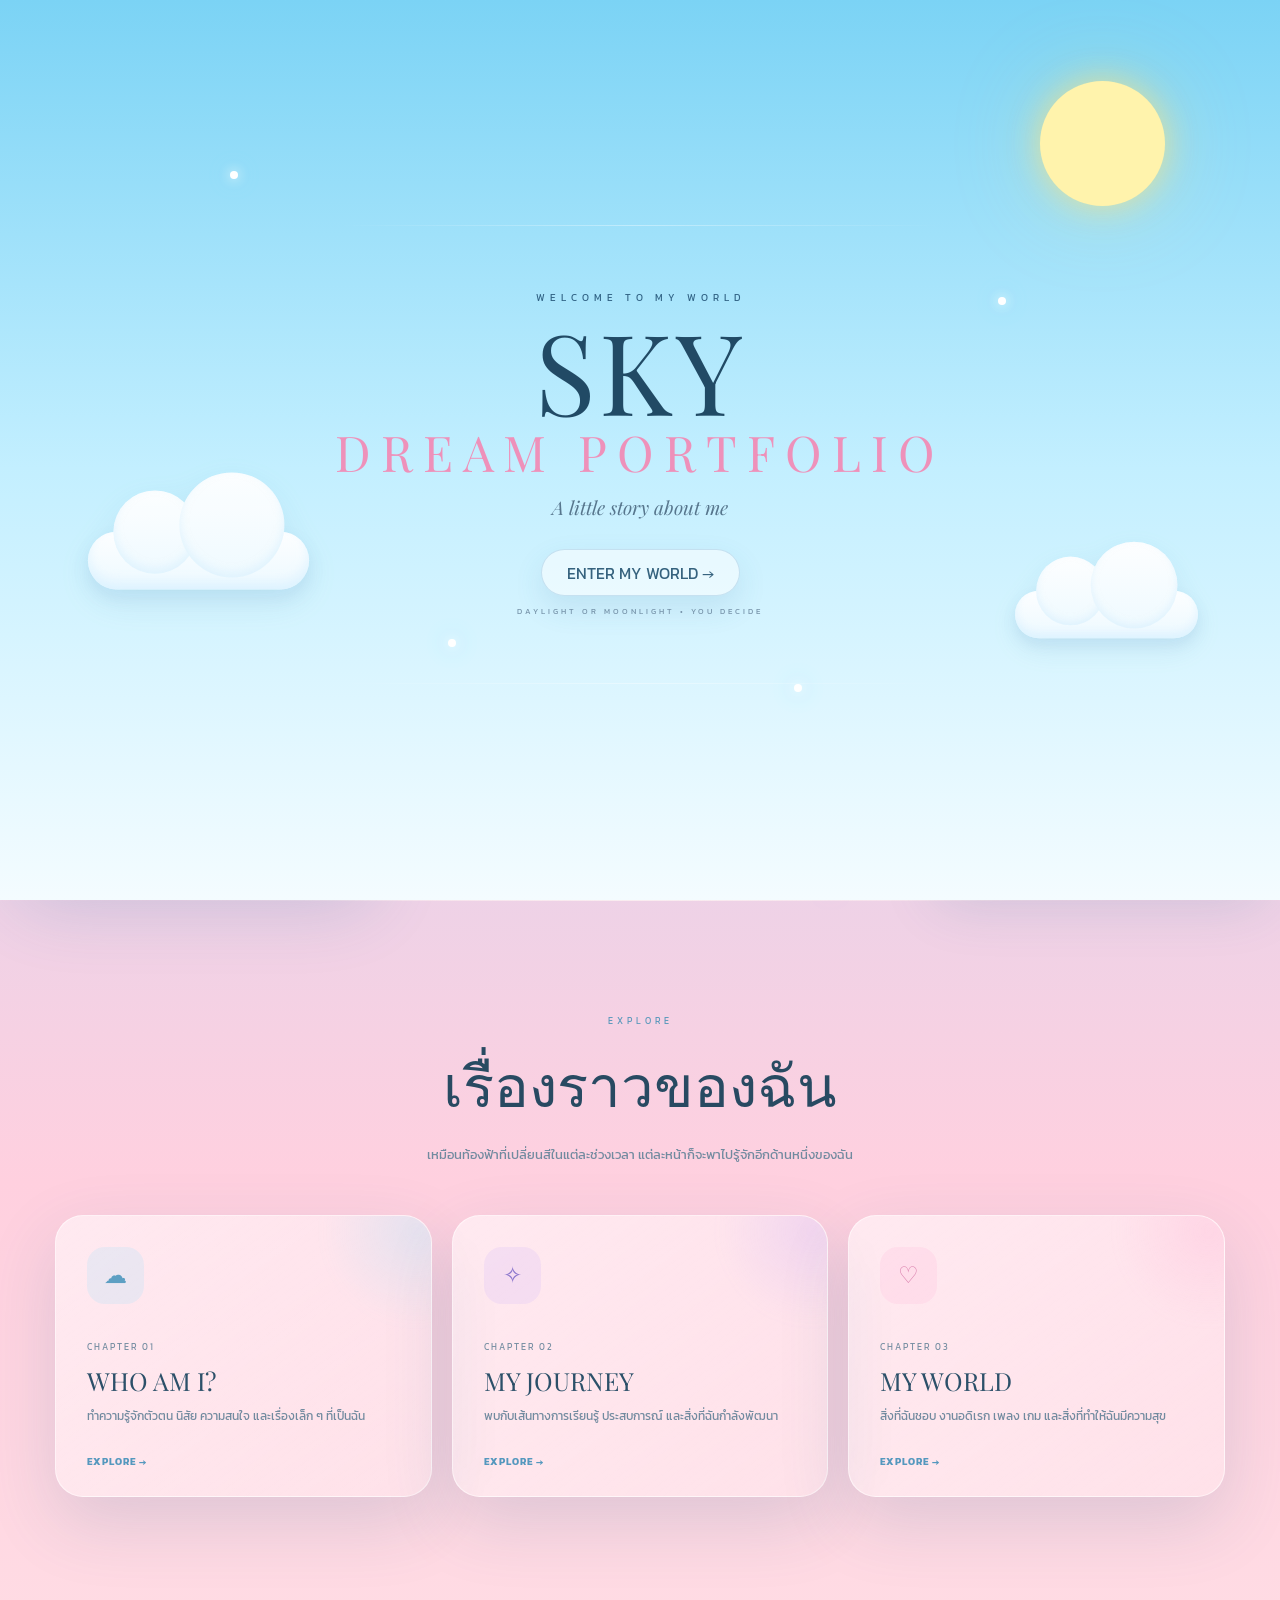
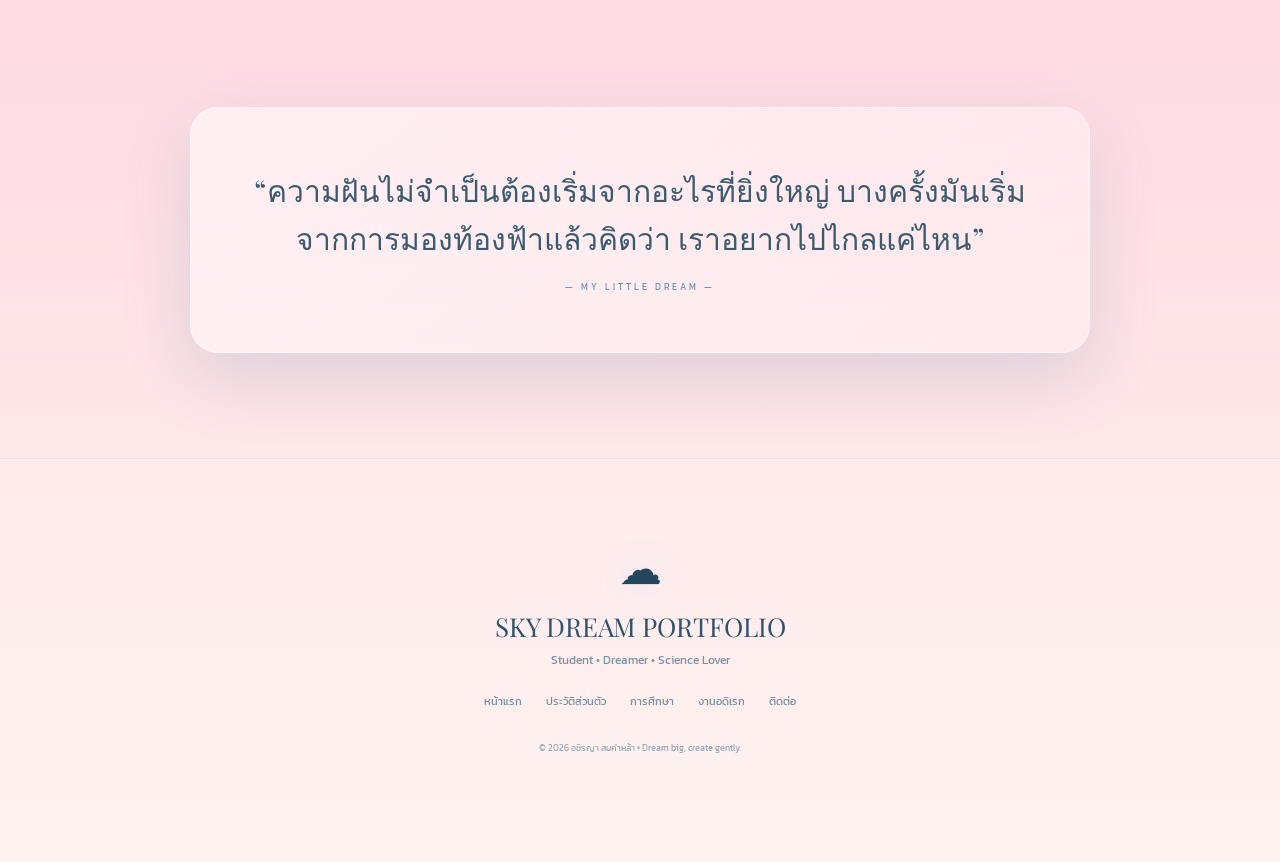
<file: index.html>
<!DOCTYPE html><html lang="th"><head><meta charset="UTF-8"><meta name="viewport" content="width=device-width, initial-scale=1.0"><meta name="description" content="SKY DREAM PORTFOLIO - Student Portfolio"><title>SKY DREAM PORTFOLIO | Home</title><style>
@import url('https://fonts.googleapis.com/css2?family=Kanit:wght@300;400;500;600;700&family=Playfair+Display:wght@400;500;600;700&display=swap');
:root{--sky:#8edcff;--sky2:#dff8ff;--cloud:#fff;--night:#101a42;--night2:#1b2856;--blue:#4f96ca;--purple:#9e87ef;--pink:#f19ac1;--text:#24465f;--muted:#728da2;--line:rgba(255,255,255,.55);--glass:rgba(255,255,255,.45);--ease:cubic-bezier(.2,.78,.25,1)}
*{margin:0;padding:0;box-sizing:border-box}html{scroll-behavior:smooth}body{min-height:100vh;overflow-x:hidden;font-family:'Kanit',sans-serif;color:var(--text);background:radial-gradient(circle at 15% 10%,rgba(255,255,255,.72),transparent 25%),radial-gradient(circle at 84% 16%,rgba(170,229,255,.65),transparent 30%),linear-gradient(180deg,#8bd9fa 0,#d8f6ff 44%,#f4fbff 100%);transition:background 1s,color .6s}body.night-mode{color:#edf6ff;background:radial-gradient(circle at 18% 10%,rgba(126,151,255,.12),transparent 25%),radial-gradient(circle at 82% 18%,rgba(205,139,255,.10),transparent 28%),linear-gradient(180deg,#07112f,#13204b 52%,#1c2852 100%)}a{color:inherit}button,input,textarea{font:inherit}::selection{background:#a4eaff;color:#173a58}
::-webkit-scrollbar{width:8px}::-webkit-scrollbar-track{background:#eaf8ff}::-webkit-scrollbar-thumb{background:linear-gradient(180deg,#80dafd,#a38df4,#ff9fc8);border-radius:20px}
#spaceCanvas{position:fixed;inset:0;width:100%;height:100%;z-index:1;pointer-events:none}#mouseGlow{position:fixed;left:50%;top:50%;width:320px;height:320px;transform:translate(-50%,-50%);border-radius:50%;pointer-events:none;z-index:9999;background:radial-gradient(circle,rgba(255,255,255,.34),rgba(135,221,255,.20) 30%,rgba(172,138,255,.09) 48%,transparent 72%);filter:blur(8px);mix-blend-mode:screen}.progress{position:fixed;left:0;top:0;width:100%;height:3px;z-index:2100;pointer-events:none}.progress span{display:block;width:0;height:100%;background:linear-gradient(90deg,#70d9ff,#aa8bff,#ff9cc8);box-shadow:0 0 12px rgba(112,217,255,.6)}
.site-header{position:fixed;top:17px;left:0;width:100%;padding:0 18px;z-index:1600}.navbar{width:min(1200px,100%);margin:auto;display:flex;align-items:center;justify-content:space-between;gap:15px;padding:11px 14px;border:1px solid rgba(255,255,255,.55);border-radius:24px;background:rgba(255,255,255,.38);backdrop-filter:blur(20px);box-shadow:0 15px 45px rgba(59,121,165,.13);transition:.35s var(--ease)}.night-mode .navbar{background:rgba(10,24,57,.58);border-color:rgba(182,210,255,.16)}.navbar.scrolled{background:rgba(255,255,255,.64);box-shadow:0 18px 55px rgba(44,104,148,.16)}.night-mode .navbar.scrolled{background:rgba(8,19,48,.86)}
.logo{display:flex;align-items:center;gap:10px;text-decoration:none;min-width:max-content}.logo-mark{width:42px;height:42px;display:grid;place-items:center;border-radius:50%;background:radial-gradient(circle at 33% 25%,#fff,#d9f6ff 34%,#9bdcff 63%,#a08aff 100%);box-shadow:0 0 18px rgba(105,197,255,.28);font-size:21px}.logo-copy{font:20px/1 'Playfair Display',serif}.logo-copy strong{display:block;margin-top:4px;color:#4b91be;font:8px 'Kanit',sans-serif;letter-spacing:3px}.night-mode .logo-copy strong{color:#9be6ff}.nav-links{display:flex;align-items:center;gap:22px}.nav-links a{position:relative;text-decoration:none;color:#48677f;font-size:13px;transition:.3s}.night-mode .nav-links a{color:#b7cae7}.nav-links a:after{content:'';position:absolute;left:50%;bottom:-8px;width:0;height:2px;transform:translateX(-50%);border-radius:99px;background:linear-gradient(90deg,#71d9ff,#a58af4,#ff9bc8);transition:.3s}.nav-links a:hover,.nav-links a.active{color:#20415b}.night-mode .nav-links a:hover,.night-mode .nav-links a.active{color:#fff}.nav-links a:hover:after,.nav-links a.active:after{width:100%}.theme-area{display:flex;align-items:center;gap:8px}.theme-label{font-size:8px;color:#7592aa;letter-spacing:1.5px;min-width:66px;text-align:right}.night-mode .theme-label{color:#8099b9}.theme-button{position:relative;width:48px;height:29px;border:1px solid rgba(74,130,171,.2);border-radius:99px;background:linear-gradient(90deg,#a3e8ff,#c6d5ff);cursor:pointer}.theme-button:after{content:'☀';position:absolute;left:3px;top:3px;width:21px;height:21px;display:grid;place-items:center;border-radius:50%;background:#fff8d8;color:#a96d12;font-size:11px;transition:.35s var(--ease)}.night-mode .theme-button{background:linear-gradient(90deg,#233667,#111b41)}.night-mode .theme-button:after{content:'☾';left:23px;background:#8295d6;color:#edf4ff}
.mobile-button{display:none;width:42px;height:42px;border-radius:14px;border:1px solid rgba(75,130,170,.16);background:rgba(255,255,255,.30);cursor:pointer;color:#2e516a}.night-mode .mobile-button{color:#fff;background:rgba(255,255,255,.04)}
.music-dock{position:fixed;right:17px;bottom:17px;z-index:1900;width:min(326px,calc(100vw - 34px));display:flex;align-items:center;gap:9px;padding:10px;border:1px solid rgba(255,255,255,.58);border-radius:19px;background:rgba(255,255,255,.56);backdrop-filter:blur(19px);box-shadow:0 20px 55px rgba(46,105,148,.17)}.night-mode .music-dock{background:rgba(10,22,54,.75);border-color:rgba(173,206,255,.15)}.music-orb{width:42px;height:42px;flex:none;display:grid;place-items:center;border-radius:13px;background:linear-gradient(135deg,rgba(255,255,255,.7),rgba(169,229,255,.45));color:#5a8bae}.night-mode .music-orb{color:#c3efff;background:linear-gradient(135deg,rgba(75,155,255,.12),rgba(167,123,255,.12))}.music-details{min-width:0;flex:1}.music-label{color:#669bbd;font-size:8px;letter-spacing:2px}.night-mode .music-label{color:#93ddff}.music-title{margin-top:2px;white-space:nowrap;overflow:hidden;text-overflow:ellipsis;color:#31536c;font-size:12px;font-weight:600}.night-mode .music-title{color:#edf7ff}.music-status{margin-top:2px;color:#7a93a8;font-size:8px;letter-spacing:1px}.night-mode .music-status{color:#8198b8}.music-action{width:41px;height:41px;display:grid;place-items:center;border-radius:12px;border:1px solid rgba(87,146,185,.24);background:rgba(255,255,255,.38);color:#4c7693;cursor:pointer;transition:.25s}.night-mode .music-action{color:#b9efff;background:rgba(255,255,255,.04);border-color:rgba(117,207,255,.21)}.music-action:hover{transform:scale(1.06);box-shadow:0 0 18px rgba(106,204,255,.20)}.youtube-frame-wrap{position:fixed;left:-10000px;top:-10000px;width:220px;height:200px;opacity:.001;pointer-events:none}.youtube-frame-wrap iframe{width:220px;height:200px;border:0}
.hero{position:relative;min-height:100vh;padding:160px 6% 95px;display:flex;align-items:center;overflow:hidden}.hero:before{content:'';position:absolute;left:-10%;right:-10%;bottom:-24%;height:52%;border-radius:50%;background:radial-gradient(ellipse at center,rgba(255,255,255,.76),rgba(225,247,255,.45) 42%,transparent 72%)}.night-mode .hero:before{background:radial-gradient(ellipse at center,rgba(79,104,168,.13),transparent 72%)}.hero-inner{width:min(1190px,100%);margin:auto;display:grid;grid-template-columns:1fr 1fr;gap:62px;align-items:center;position:relative;z-index:10}.hero-copy{text-align:left}.eyebrow{display:inline-flex;align-items:center;gap:8px;padding:8px 14px;border-radius:99px;color:#5795ba;border:1px solid rgba(89,158,204,.24);background:rgba(255,255,255,.43);font-size:10px;letter-spacing:2px}.night-mode .eyebrow{color:#9be6ff;background:rgba(255,255,255,.04);border-color:rgba(137,220,255,.17)}.chapter{display:block;margin-top:18px;color:#7b98ae;font-size:10px;letter-spacing:4px}.hero h1{margin-top:10px;color:#20465f;font:clamp(45px,6vw,80px)/1.05 'Playfair Display',serif;letter-spacing:-2px}.night-mode .hero h1{color:#eff7ff}.hero h1 span{color:#ee91b9;text-shadow:0 0 24px rgba(255,148,195,.18)}.role{margin-top:18px;color:#5998bd;font-size:10px;letter-spacing:3px}.night-mode .role{color:#8de3ff}.description{max-width:590px;margin-top:16px;color:#5f7c91;font-size:14px;line-height:2}.night-mode .description{color:#9bb0cf}.btn-row{display:flex;flex-wrap:wrap;gap:13px;margin-top:28px}.btn{min-height:45px;padding:0 20px;border-radius:99px;display:inline-flex;align-items:center;justify-content:center;gap:9px;text-decoration:none;border:1px solid transparent;font-size:13px;cursor:pointer;transition:.35s var(--ease)}.btn-primary{color:#1d4a65;background:linear-gradient(135deg,#a8ecff,#83d1f2);box-shadow:0 12px 32px rgba(70,170,221,.17)}.btn-primary:hover{transform:translateY(-4px);box-shadow:0 17px 38px rgba(70,170,221,.27)}.btn-secondary{color:#4f6b83;background:rgba(255,255,255,.38);border-color:rgba(82,139,180,.20)}.night-mode .btn-secondary{color:#e4f1ff;background:rgba(255,255,255,.03);border-color:rgba(164,204,255,.15)}.btn-secondary:hover{transform:translateY(-4px);border-color:rgba(255,149,199,.35);box-shadow:0 13px 32px rgba(255,149,199,.11)}.mini-stats{display:flex;width:max-content;max-width:100%;margin-top:35px;padding:14px 16px}.mini-stat{min-width:82px;padding:0 17px;text-align:center}.mini-stat+.mini-stat{border-left:1px solid rgba(87,139,176,.15)}.mini-stat strong{display:block;color:#e38db7;font:25px 'Playfair Display',serif}.mini-stat span{color:#7790a5;font-size:8px;letter-spacing:2px}.night-mode .mini-stat span{color:#7e95b5}
.sky-scene{position:relative;height:590px;isolation:isolate}.sun{position:absolute;right:12%;top:9%;width:130px;height:130px;border-radius:50%;background:radial-gradient(circle at 32% 28%,#fffef1,#fff8c6 33%,#ffdd73 68%,#ffc65a 100%);box-shadow:0 0 24px rgba(255,226,111,.65),0 0 90px rgba(255,221,124,.30);transition:.8s}.night-mode .sun{background:radial-gradient(circle at 35% 30%,#fff,#e3eaff 42%,#aab9ec 78%);box-shadow:0 0 25px rgba(221,236,255,.58),0 0 82px rgba(129,161,255,.21)}.sun:after{content:'';position:absolute;inset:-25px;border-radius:50%;border:1px dashed rgba(255,224,121,.18);animation:spin 20s linear infinite}.night-mode .sun:after{border-color:rgba(163,184,255,.11)}.cloud{position:absolute;z-index:7;filter:drop-shadow(0 14px 22px rgba(61,121,164,.10));animation:cloudFloat 12s ease-in-out infinite;pointer-events:none}.cloud-base{position:relative;width:235px;height:64px;border-radius:70px;background:linear-gradient(180deg,#fff,#effaff);box-shadow:inset 0 -9px 14px rgba(208,239,255,.55),0 10px 22px rgba(72,132,174,.10)}.cloud-base:before,.cloud-base:after{content:'';position:absolute;border-radius:50%;background:linear-gradient(180deg,#fff,#f1fbff);box-shadow:inset 0 -6px 12px rgba(208,238,253,.50)}.cloud-base:before{width:91px;height:91px;left:34px;bottom:21px}.cloud-base:after{width:114px;height:114px;right:33px;bottom:16px}.cloud-a{left:4%;top:24%}.cloud-b{right:-4%;top:43%;animation-delay:-4s;transform:scale(.83)}.cloud-c{left:30%;top:64%;transform:scale(.60);opacity:.80;animation-delay:-7s}.night-mode .cloud{opacity:.20}@keyframes cloudFloat{0%,100%{transform:translate(0,0)}50%{transform:translate(28px,-10px)}}.cloud-shadow{position:absolute;left:50%;bottom:55px;width:470px;height:90px;transform:translateX(-50%);border-radius:50%;background:radial-gradient(ellipse,rgba(85,150,192,.15),transparent 70%);filter:blur(16px)}.night-mode .cloud-shadow{background:radial-gradient(ellipse,rgba(91,121,193,.13),transparent 70%)}.sky-rainbow{position:absolute;left:5%;right:7%;bottom:9%;height:155px;border:15px solid rgba(255,139,177,.07);border-bottom-color:transparent;border-left-color:rgba(255,170,204,.09);border-right-color:rgba(157,183,255,.09);border-radius:50%;transform:rotate(-3deg)}.sky-label{position:absolute;right:0;bottom:18px;display:flex;align-items:center;gap:10px;padding:11px 15px;border-radius:18px;border:1px solid rgba(84,144,184,.20);background:rgba(255,255,255,.43);backdrop-filter:blur(15px)}.night-mode .sky-label{border-color:rgba(171,208,255,.14);background:rgba(8,21,53,.58)}.sky-label-icon{width:33px;height:33px;display:grid;place-items:center;border-radius:11px;background:rgba(146,225,255,.15);color:#5b94b7}.night-mode .sky-label-icon{color:#b9eaff}.sky-label strong{display:block;color:#467b9d;font:13px 'Playfair Display',serif;letter-spacing:2px}.night-mode .sky-label strong{color:#a8e5ff}.sky-label small{color:#7894a8;font-size:8px}.section{width:min(1170px,calc(100% - 40px));margin:auto;padding:105px 0}.section-heading{text-align:center;max-width:770px;margin:0 auto 48px}.section-heading small{color:#5b99bc;font-size:9px;letter-spacing:4px}.night-mode .section-heading small{color:#89deff}.section-heading h2{margin-top:10px;color:#284a62;font:clamp(35px,5vw,58px) 'Playfair Display',serif}.night-mode .section-heading h2{color:#eff7ff}.section-heading p{margin-top:10px;color:#718a9f;line-height:1.85;font-size:13px}.night-mode .section-heading p{color:#8fa5c3}
.glass{position:relative;border:1px solid rgba(255,255,255,.56);border-radius:28px;background:linear-gradient(145deg,rgba(255,255,255,.54),rgba(255,255,255,.25));backdrop-filter:blur(18px);box-shadow:0 25px 70px rgba(42,101,143,.16);overflow:hidden}.night-mode .glass{border-color:rgba(180,211,255,.12);background:linear-gradient(145deg,rgba(255,255,255,.06),rgba(255,255,255,.018));box-shadow:0 25px 70px rgba(0,0,0,.18)}.glass:before{content:'';position:absolute;inset:0;pointer-events:none;background:linear-gradient(120deg,transparent 17%,rgba(255,255,255,.18) 48%,transparent 78%);transform:translateX(-110%);transition:1.1s var(--ease)}.glass:hover:before{transform:translateX(110%)}.reveal{opacity:0;transform:translateY(32px);transition:opacity .85s var(--ease),transform .85s var(--ease)}.reveal.visible{opacity:1;transform:translateY(0)}.tilt{transform-style:preserve-3d;transition:transform .18s ease,box-shadow .35s,border-color .35s}.tilt:hover{border-color:rgba(99,184,229,.33);box-shadow:0 30px 76px rgba(42,108,151,.16)}
.chapter-grid{display:grid;grid-template-columns:repeat(3,1fr);gap:20px}.chapter-card{position:relative;min-height:282px;padding:31px;text-decoration:none;color:inherit;border-radius:28px;overflow:hidden}.chapter-card:after{content:'';position:absolute;right:-80px;top:-80px;width:190px;height:190px;border-radius:50%;filter:blur(7px);transition:.45s}.chapter-card.sky:after{background:radial-gradient(circle,rgba(113,220,255,.18),transparent 70%)}.chapter-card.purple:after{background:radial-gradient(circle,rgba(174,145,255,.17),transparent 70%)}.chapter-card.pink:after{background:radial-gradient(circle,rgba(255,151,199,.18),transparent 70%)}.chapter-card:hover:after{transform:scale(1.35)}.chapter-icon{width:57px;height:57px;display:grid;place-items:center;border-radius:18px;margin-bottom:28px;font-size:23px}.chapter-card.sky .chapter-icon{color:#5d9fc3;background:rgba(117,221,255,.14)}.chapter-card.purple .chapter-icon{color:#8c76cc;background:rgba(176,147,255,.13)}.chapter-card.pink .chapter-icon{color:#db82ae;background:rgba(255,154,205,.14)}.night-mode .chapter-card.sky .chapter-icon{color:#92e9ff;background:rgba(108,221,255,.05)}.chapter-card small{color:#788fa3;font-size:9px;letter-spacing:2px}.night-mode .chapter-card small{color:#748aaa}.chapter-card h3{margin-top:8px;color:#2c5069;font:25px 'Playfair Display',serif}.night-mode .chapter-card h3{color:#f1f8ff}.chapter-card p{max-width:330px;margin-top:9px;color:#718a9f;font-size:12px;line-height:1.8}.night-mode .chapter-card p{color:#8ea4c2}.chapter-card strong{position:absolute;left:31px;bottom:27px;color:#5598be;font-size:10px;letter-spacing:1px}.night-mode .chapter-card strong{color:#8fe8ff}.quote{max-width:900px;margin:auto;padding:58px 42px;text-align:center}.quote p{color:#3b5a70;font:clamp(21px,3vw,30px)/1.6 'Playfair Display',serif}.night-mode .quote p{color:#e0effe}.quote span{display:block;margin-top:18px;color:#6f91a8;font-size:9px;letter-spacing:3px}.footer{padding:78px 20px 105px;text-align:center;background:rgba(255,255,255,.17);border-top:1px solid rgba(91,148,185,.12)}.night-mode .footer{background:rgba(2,8,25,.34);border-top-color:rgba(151,195,255,.08)}.footer-mark{font-size:43px;animation:gentle 4s ease-in-out infinite;filter:drop-shadow(0 0 15px rgba(110,210,255,.25))}.footer h3{margin-top:8px;color:#2e536b;font:26px 'Playfair Display',serif}.night-mode .footer h3{color:#edf7ff}.footer p{margin-top:7px;color:#7892a6;font-size:12px}.night-mode .footer p{color:#7f95b7}.footer-links{display:flex;justify-content:center;flex-wrap:wrap;gap:24px;margin:24px 0}.footer-links a{color:#748da2;text-decoration:none;font-size:11px;transition:.3s}.night-mode .footer-links a{color:#8da4c4}.footer-links a:hover{color:#5b9fca}.footer small{color:#92a8b8;font-size:9px}.night-mode .footer small{color:#657b9d}
.mouse-star{position:fixed;pointer-events:none;z-index:99998;color:#fff;font-size:11px;text-shadow:0 0 8px #82ddff,0 0 15px #bf94ff;animation:mouseStar .75s ease-out forwards}@keyframes mouseStar{0%{opacity:1;transform:scale(.4)}100%{opacity:0;transform:translate(var(--mx),var(--my)) scale(1.6) rotate(180deg)}}.click-ripple{position:fixed;pointer-events:none;z-index:99997;width:12px;height:12px;border:2px solid #7bdcff;border-radius:50%;box-shadow:0 0 14px #7bdcff,0 0 28px #bf94ff;transform:translate(-50%,-50%);animation:ripple .85s ease-out forwards}@keyframes ripple{to{width:185px;height:185px;opacity:0}}.dream-particle{position:fixed;pointer-events:none;z-index:3;width:5px;height:5px;border-radius:50%;background:#fff;box-shadow:0 0 8px #8adfff,0 0 18px rgba(173,137,255,.55);animation:drift var(--dur) ease-in-out infinite alternate}@keyframes drift{from{transform:translate(0,0) scale(.5);opacity:.2}to{transform:translate(var(--dx),var(--dy)) scale(1.4);opacity:1}}
.moon-stars{position:fixed;inset:0;z-index:2;pointer-events:none;opacity:0;transition:opacity .7s}.night-mode .moon-stars{opacity:1}.moon-star{position:absolute;width:3px;height:3px;border-radius:50%;background:#fff;box-shadow:0 0 7px #fff,0 0 15px #97b7ff;animation:blink var(--t) ease-in-out infinite}@keyframes blink{0%,100%{opacity:.2;transform:scale(.6)}50%{opacity:1;transform:scale(1.4)}}.dynamic-cloud-layer{position:fixed;inset:0;overflow:hidden;pointer-events:none;z-index:2}.dynamic-cloud{position:absolute;left:-350px;width:300px;height:72px;border-radius:60px;background:linear-gradient(180deg,#fff,#eefaff);opacity:.62;box-shadow:0 14px 22px rgba(58,123,165,.08);animation:cloudAcross var(--ct) linear infinite}.dynamic-cloud:before,.dynamic-cloud:after{content:'';position:absolute;bottom:20px;border-radius:50%;background:linear-gradient(180deg,#fff,#f3fcff)}.dynamic-cloud:before{left:44px;width:92px;height:92px}.dynamic-cloud:after{right:40px;width:115px;height:115px}.night-mode .dynamic-cloud{opacity:.10}@keyframes cloudAcross{to{transform:translateX(calc(100vw + 750px))}}
.page-hero{position:relative;min-height:65vh;padding:165px 24px 75px;display:flex;align-items:flex-end;overflow:hidden}.page-hero:after{content:'';position:absolute;left:-10%;right:-10%;bottom:-65px;height:170px;border-radius:50%;background:radial-gradient(ellipse,rgba(255,255,255,.60),transparent 70%)}.night-mode .page-hero:after{background:radial-gradient(ellipse,rgba(70,95,160,.11),transparent 70%)}.hero-inner-copy{width:min(1160px,100%);margin:auto;position:relative;z-index:6}.page-kicker{display:inline-flex;padding:8px 14px;border-radius:99px;color:#5b95b8;border:1px solid rgba(90,158,202,.22);background:rgba(255,255,255,.35);font-size:9px;letter-spacing:3px}.night-mode .page-kicker{color:#91e1ff;background:rgba(255,255,255,.04);border-color:rgba(141,222,255,.15)}.page-title{margin-top:17px;color:#274b63;font:clamp(46px,7vw,87px)/1 'Playfair Display',serif;letter-spacing:-2px}.night-mode .page-title{color:#eef7ff}.page-title .accent{color:#ec8fb8}.page-subtitle{max-width:720px;margin-top:17px;color:#708a9f;font-size:14px;line-height:1.95}.night-mode .page-subtitle{color:#94a8c6}.page-line{width:100px;height:1px;margin-top:20px;background:linear-gradient(90deg,#74dfff,transparent)}.page-watermark{position:absolute;right:3%;bottom:3%;color:rgba(46,103,141,.07);font:80px 'Playfair Display',serif;pointer-events:none}.night-mode .page-watermark{color:rgba(198,221,255,.025)}
.profile-layout{display:grid;grid-template-columns:.9fr 1.1fr;gap:22px}.profile-panel{padding:25px}.image-frame{position:relative;aspect-ratio:4/5;overflow:hidden;border-radius:24px;border:1px solid rgba(83,145,185,.18);background:linear-gradient(145deg,#e0f7ff,#f2fbff,#dcecff)}.night-mode .image-frame{border-color:rgba(175,207,255,.11);background:linear-gradient(145deg,#10214c,#172650,#111a3c)}.image-frame img{width:100%;height:100%;display:block;object-fit:cover}.image-fallback{position:absolute;inset:0;display:grid;place-items:center;text-align:center;color:#708ca0;padding:20px}.image-fallback span{display:block;font-size:34px;margin-bottom:8px}.profile-name{margin-top:21px;color:#294b63;font:35px 'Playfair Display',serif}.night-mode .profile-name{color:#f0f7ff}.profile-role{margin-top:6px;color:#5a96bb;font-size:10px;letter-spacing:2px}.night-mode .profile-role{color:#8fe4ff}.profile-bio{margin-top:14px;color:#6f889c;font-size:13px;line-height:1.9}.night-mode .profile-bio{color:#8fa4c1}.tag-row{display:flex;flex-wrap:wrap;gap:8px;margin-top:17px}.tag{padding:7px 10px;border-radius:99px;border:1px solid rgba(83,143,181,.14);background:rgba(255,255,255,.28);color:#6e879b;font-size:9px}.night-mode .tag{color:#a1b7d4;border-color:rgba(165,204,255,.09);background:rgba(255,255,255,.03)}.callout{margin-top:17px;padding:18px 19px;border-radius:19px;border-left:3px solid #8edfff;background:rgba(255,255,255,.20)}.night-mode .callout{background:rgba(255,255,255,.03);border-left-color:#a38df3}.callout strong{color:#548db1;font-size:9px;letter-spacing:2px}.night-mode .callout strong{color:#91ddff}.callout p{margin-top:7px;color:#728b9f;font-size:12px;line-height:1.8}.night-mode .callout p{color:#91a6c3}.stat-grid{display:grid;grid-template-columns:repeat(3,1fr);gap:13px}.stat-card{padding:20px 12px;text-align:center}.stat-card strong{display:block;color:#e28db7;font:32px 'Playfair Display',serif}.stat-card span{color:#7890a5;font-size:8px;letter-spacing:2px}.info-grid{display:grid;grid-template-columns:repeat(2,1fr);gap:14px}.info-card{min-height:125px;padding:22px}.info-card small{color:#6599ba;font-size:8px;letter-spacing:3px}.night-mode .info-card small{color:#87ddff}.info-card h3{margin-top:6px;color:#35566e;font-size:18px}.night-mode .info-card h3{color:#eff7ff}.info-card p{margin-top:5px;color:#7890a5;font-size:11px;line-height:1.8}.night-mode .info-card p{color:#8da3c0}.skill-list{display:grid;gap:12px}.skill-card{padding:17px 19px}.skill-top{display:flex;justify-content:space-between;color:#58758c;font-size:11px}.night-mode .skill-top{color:#c4d6ed}.skill-top span{color:#7d95aa}.skill-bar{height:7px;margin-top:9px;border-radius:99px;background:rgba(77,128,166,.10);overflow:hidden}.skill-bar i{display:block;width:var(--level);height:100%;border-radius:99px;background:linear-gradient(90deg,#8ce4ff,#a793ff,#ff9dca);box-shadow:0 0 13px rgba(126,221,255,.18)}
.timeline{position:relative;width:min(970px,100%);margin:auto}.timeline:before{content:'';position:absolute;left:50%;top:0;bottom:0;width:2px;transform:translateX(-50%);background:linear-gradient(180deg,transparent,#77deff,#a48df7,#ff9fc9,transparent)}.timeline-item{position:relative;width:50%;padding:0 36px 52px}.timeline-item:nth-child(odd){left:0;text-align:right}.timeline-item:nth-child(even){left:50%;text-align:left}.timeline-dot{position:absolute;top:10px;width:15px;height:15px;border-radius:50%;background:#fff;border:3px solid #80ddff;box-shadow:0 0 0 7px rgba(126,221,255,.09),0 0 20px rgba(126,221,255,.30)}.timeline-item:nth-child(odd) .timeline-dot{right:-8px}.timeline-item:nth-child(even) .timeline-dot{left:-8px}.timeline-year{color:#e290b8;font-size:9px;letter-spacing:2px}.timeline-card{margin-top:8px;padding:22px}.timeline-card h3{color:#36566d;font:23px 'Playfair Display',serif}.night-mode .timeline-card h3{color:#eff7ff}.timeline-card p{margin-top:7px;color:#7890a5;font-size:12px;line-height:1.85}.night-mode .timeline-card p{color:#8fa4c1}.edu-gallery{display:grid;grid-template-columns:repeat(3,1fr);gap:15px}.gallery-card{position:relative;aspect-ratio:4/3;border-radius:22px;overflow:hidden}.gallery-card img{width:100%;height:100%;object-fit:cover;display:block;transition:.7s var(--ease)}.gallery-card:hover img{transform:scale(1.07)}.gallery-caption{position:absolute;left:0;right:0;bottom:0;padding:22px 15px 13px;color:#fff;background:linear-gradient(180deg,transparent,rgba(26,51,75,.84));font-size:10px}
.hobby-grid{display:grid;grid-template-columns:repeat(12,1fr);gap:16px}.hobby-card{position:relative;min-height:290px;border-radius:24px;overflow:hidden}.hobby-card:nth-child(1){grid-column:span 7}.hobby-card:nth-child(2){grid-column:span 5}.hobby-card:nth-child(3){grid-column:span 4}.hobby-card:nth-child(4){grid-column:span 4}.hobby-card:nth-child(5){grid-column:span 4}.hobby-card:nth-child(6){grid-column:span 12}.hobby-card img{width:100%;height:100%;display:block;object-fit:cover;transition:.75s var(--ease)}.hobby-card:hover img{transform:scale(1.06)}.hobby-overlay{position:absolute;inset:0;display:flex;flex-direction:column;justify-content:flex-end;padding:24px;color:#fff;background:linear-gradient(180deg,transparent 35%,rgba(27,54,78,.90))}.hobby-overlay small{color:#a4e7ff;font-size:8px;letter-spacing:3px}.hobby-overlay h3{margin-top:5px;font:25px 'Playfair Display',serif}.hobby-overlay p{max-width:500px;margin-top:6px;color:#cde5ef;font-size:11px;line-height:1.7}.favorite{display:grid;grid-template-columns:1fr .95fr;gap:18px;align-items:center}.favorite-copy{padding:31px}.favorite-copy small{color:#e88fb9;font-size:8px;letter-spacing:3px}.favorite-copy h3{margin-top:10px;color:#2e5068;font:42px 'Playfair Display',serif}.night-mode .favorite-copy h3{color:#eff7ff}.favorite-copy p{margin-top:13px;color:#7891a5;font-size:13px;line-height:1.95}.night-mode .favorite-copy p{color:#90a4c2}
.contact-grid{display:grid;grid-template-columns:1.05fr .95fr;gap:19px}.contact-stack{display:grid;gap:14px}.contact-card{padding:23px;display:flex;align-items:flex-start;gap:14px}.contact-icon{width:50px;height:50px;flex:none;display:grid;place-items:center;border-radius:17px;background:rgba(127,221,255,.11);color:#5c9cc0}.night-mode .contact-icon{color:#9fe8ff;background:rgba(117,216,255,.05)}.contact-card small{color:#7391a7;font-size:8px;letter-spacing:3px}.contact-card h3{margin-top:4px;color:#34566c;font-size:18px}.night-mode .contact-card h3{color:#eef7ff}.contact-card p{margin-top:4px;color:#7e95a8;font-size:11px}.night-mode .contact-card p{color:#8da3c0}.form-card{padding:28px}.form-grid{display:grid;grid-template-columns:repeat(2,1fr);gap:13px}.field{display:grid;gap:7px}.field.full{grid-column:1/-1}.field label{color:#7491a7;font-size:8px;letter-spacing:2.5px}.night-mode .field label{color:#8097b9}.field input,.field textarea{width:100%;outline:none;border:1px solid rgba(82,138,179,.15);border-radius:15px;padding:12px 13px;color:#31556e;background:rgba(255,255,255,.30);transition:.3s}.night-mode .field input,.night-mode .field textarea{color:#eef7ff;border-color:rgba(168,203,255,.12);background:rgba(255,255,255,.03)}.field textarea{min-height:130px;resize:vertical}.field input:focus,.field textarea:focus{border-color:rgba(101,204,255,.40);box-shadow:0 0 0 4px rgba(101,204,255,.05)}.form-note{margin-top:10px;color:#7e95a9;font-size:9px;line-height:1.8}.form-status{margin-top:10px;min-height:18px;color:#5999be;font-size:10px}.night-mode .form-status{color:#8ce7ff}
.entrance{position:fixed;inset:0;z-index:50000;display:flex;align-items:center;justify-content:center;overflow:hidden;background:linear-gradient(180deg,#7bd3f5,#c3efff 52%,#f4fcff);transition:opacity 1s var(--ease),visibility 1s var(--ease),transform 1s var(--ease)}.night-mode .entrance{background:linear-gradient(180deg,#09163a,#142652 52%,#202c56)}body.loaded .entrance{opacity:0;visibility:hidden;pointer-events:none;transform:scale(1.04)}.entrance-sun{position:absolute;right:9%;top:9%;width:125px;height:125px;border-radius:50%;background:#fff3ac;box-shadow:0 0 32px rgba(255,226,119,.67),0 0 90px rgba(255,226,119,.28)}.entrance-title{text-align:center;position:relative;z-index:7}.entrance-title small{color:#326486;font-size:10px;letter-spacing:5px}.night-mode .entrance-title small{color:#91e2ff}.entrance-title h1{margin-top:14px;color:#214a65;font:clamp(56px,10vw,112px)/.88 'Playfair Display',serif;letter-spacing:4px}.night-mode .entrance-title h1{color:#eef7ff}.entrance-title h1 span{display:block;margin-top:11px;color:#ee91ba;font-size:.44em;letter-spacing:10px}.entrance-title p{margin-top:21px;color:#57768d;font:19px 'Playfair Display',serif;font-style:italic}.night-mode .entrance-title p{color:#a8bedb}.entrance-button{margin-top:29px;min-height:47px;padding:0 25px;border-radius:99px;border:1px solid rgba(85,147,190,.24);background:rgba(255,255,255,.54);color:#35627e;cursor:pointer;box-shadow:0 12px 30px rgba(48,119,160,.12);transition:.35s}.night-mode .entrance-button{background:rgba(255,255,255,.05);color:#e7f6ff;border-color:rgba(152,209,255,.17)}.entrance-button:hover{transform:translateY(-4px) scale(1.03);box-shadow:0 18px 38px rgba(48,119,160,.20)}.entrance-hint{margin-top:9px;color:#7693a9;font-size:8px;letter-spacing:3px}.night-mode .entrance-hint{color:#7890b0}.entrance-cloud{position:absolute;z-index:4;filter:drop-shadow(0 16px 25px rgba(63,127,166,.11));opacity:.96}.entrance-cloud .cloud-base{width:295px;height:77px}.entrance-cloud .cloud-base:before{width:111px;height:111px}.entrance-cloud .cloud-base:after{width:140px;height:140px}.ec1{left:4%;top:58%;transform:scale(.75)}.ec2{right:2%;top:64%;transform:scale(.62)}.decoration-line{position:absolute;left:50%;width:min(600px,65vw);height:1px;transform:translateX(-50%);background:linear-gradient(90deg,transparent,rgba(255,255,255,.8),transparent);opacity:.46}.decoration-line.top{top:25%}.decoration-line.bottom{bottom:24%}.floating-dot{position:absolute;width:8px;height:8px;border-radius:50%;background:#fff;box-shadow:0 0 12px #fff,0 0 23px #8ddfff;animation:dotFloat var(--dt) ease-in-out infinite}.d1{left:18%;top:19%;--dt:4s}.d2{left:78%;top:33%;--dt:5s}.d3{left:35%;top:71%;--dt:6s}.d4{left:62%;top:76%;--dt:4.5s}@keyframes dotFloat{0%,100%{transform:translate(0,0);opacity:.25}50%{transform:translate(var(--dx),var(--dy));opacity:1}}
@keyframes spin{to{transform:rotate(360deg)}}@keyframes gentle{50%{transform:translateY(-8px) rotate(2deg)}}
@media(max-width:1050px){.hero-inner{grid-template-columns:1fr;gap:22px}.hero-copy{text-align:center}.description{margin-inline:auto}.btn-row,.mini-stats{justify-content:center;margin-inline:auto}.sky-scene{height:500px}.chapter-grid{grid-template-columns:1fr}.profile-layout,.contact-grid,.favorite{grid-template-columns:1fr}.edu-gallery{grid-template-columns:1fr 1fr}}
@media(max-width:780px){.nav-links{display:none}.mobile-button{display:grid;place-items:center}.navbar{padding:9px 10px}.site-header{top:8px}.hero{padding:125px 20px 68px}.sky-scene{height:430px}.sun{width:92px;height:92px;right:8%;top:10%}.cloud-base{transform:scale(.78);transform-origin:left center}.cloud-b .cloud-base{transform:scale(.64);transform-origin:right center}.cloud-c{display:none}.sky-label{right:50%;transform:translateX(50%)}.page-hero{min-height:59vh;padding:140px 20px 58px}.timeline:before{left:18px}.timeline-item,.timeline-item:nth-child(odd),.timeline-item:nth-child(even){width:100%;left:0;padding-left:48px;padding-right:0;text-align:left}.timeline-item:nth-child(odd) .timeline-dot,.timeline-item:nth-child(even) .timeline-dot{left:11px;right:auto}.edu-gallery{grid-template-columns:1fr}.hobby-grid{grid-template-columns:1fr}.hobby-card,.hobby-card:nth-child(n){grid-column:auto;min-height:260px}.info-grid,.stat-grid{grid-template-columns:1fr 1fr}.form-grid{grid-template-columns:1fr}.field.full{grid-column:auto}.music-dock{right:10px;bottom:10px;width:calc(100vw - 20px)}}
@media(max-width:520px){#mouseGlow{display:none}.hero h1{font-size:43px}.page-title{font-size:43px}.entrance-title h1{font-size:53px}.entrance-title h1 span{letter-spacing:6px}.entrance-sun{width:78px;height:78px}.mini-stat{min-width:0;flex:1;padding:0 9px}.mini-stats{width:100%}.info-grid,.stat-grid{grid-template-columns:1fr}.section{width:calc(100% - 26px);padding:76px 0}.profile-panel{padding:18px}.favorite-copy{padding:23px}.favorite-copy h3{font-size:35px}.theme-label{display:none}}
@media(prefers-reduced-motion:reduce){*,*:before,*:after{animation-duration:.01ms!important;animation-iteration-count:1!important;transition-duration:.01ms!important;scroll-behavior:auto!important}}

/* ============================================================
   SKY DETAIL MODULE 001
   Decorative utility reserved for future portfolio sections.
============================================================ */
.sky-detail-001{
    position:relative;
    isolation:isolate;
}
.sky-detail-001::before{
    content:"";
    position:absolute;
    inset:3px;
    border-radius:13px;
    pointer-events:none;
    background:linear-gradient(91deg,rgba(255,255,255,.03),transparent 60%);
}
.sky-detail-001::after{
    content:"✦";
    position:absolute;
    right:9px;
    top:8px;
    color:rgba(118,213,255,.20);
    font-size:8px;
    pointer-events:none;
}

/* ============================================================
   SKY DETAIL MODULE 002
   Decorative utility reserved for future portfolio sections.
============================================================ */
.sky-detail-002{
    position:relative;
    isolation:isolate;
}
.sky-detail-002::before{
    content:"";
    position:absolute;
    inset:4px;
    border-radius:14px;
    pointer-events:none;
    background:linear-gradient(92deg,rgba(255,255,255,.03),transparent 60%);
}
.sky-detail-002::after{
    content:"✦";
    position:absolute;
    right:10px;
    top:9px;
    color:rgba(118,213,255,.20);
    font-size:9px;
    pointer-events:none;
}

/* ============================================================
   SKY DETAIL MODULE 003
   Decorative utility reserved for future portfolio sections.
============================================================ */
.sky-detail-003{
    position:relative;
    isolation:isolate;
}
.sky-detail-003::before{
    content:"";
    position:absolute;
    inset:5px;
    border-radius:15px;
    pointer-events:none;
    background:linear-gradient(93deg,rgba(255,255,255,.03),transparent 60%);
}
.sky-detail-003::after{
    content:"✦";
    position:absolute;
    right:11px;
    top:10px;
    color:rgba(118,213,255,.20);
    font-size:10px;
    pointer-events:none;
}

/* ============================================================
   SKY DETAIL MODULE 004
   Decorative utility reserved for future portfolio sections.
============================================================ */
.sky-detail-004{
    position:relative;
    isolation:isolate;
}
.sky-detail-004::before{
    content:"";
    position:absolute;
    inset:6px;
    border-radius:16px;
    pointer-events:none;
    background:linear-gradient(94deg,rgba(255,255,255,.03),transparent 60%);
}
.sky-detail-004::after{
    content:"✦";
    position:absolute;
    right:12px;
    top:11px;
    color:rgba(118,213,255,.20);
    font-size:11px;
    pointer-events:none;
}

/* ============================================================
   SKY DETAIL MODULE 005
   Decorative utility reserved for future portfolio sections.
============================================================ */
.sky-detail-005{
    position:relative;
    isolation:isolate;
}
.sky-detail-005::before{
    content:"";
    position:absolute;
    inset:7px;
    border-radius:17px;
    pointer-events:none;
    background:linear-gradient(95deg,rgba(255,255,255,.03),transparent 60%);
}
.sky-detail-005::after{
    content:"✦";
    position:absolute;
    right:13px;
    top:12px;
    color:rgba(118,213,255,.20);
    font-size:12px;
    pointer-events:none;
}

/* ============================================================
   SKY DETAIL MODULE 006
   Decorative utility reserved for future portfolio sections.
============================================================ */
.sky-detail-006{
    position:relative;
    isolation:isolate;
}
.sky-detail-006::before{
    content:"";
    position:absolute;
    inset:2px;
    border-radius:18px;
    pointer-events:none;
    background:linear-gradient(96deg,rgba(255,255,255,.03),transparent 60%);
}
.sky-detail-006::after{
    content:"✦";
    position:absolute;
    right:14px;
    top:13px;
    color:rgba(118,213,255,.20);
    font-size:13px;
    pointer-events:none;
}

/* ============================================================
   SKY DETAIL MODULE 007
   Decorative utility reserved for future portfolio sections.
============================================================ */
.sky-detail-007{
    position:relative;
    isolation:isolate;
}
.sky-detail-007::before{
    content:"";
    position:absolute;
    inset:3px;
    border-radius:19px;
    pointer-events:none;
    background:linear-gradient(97deg,rgba(255,255,255,.03),transparent 60%);
}
.sky-detail-007::after{
    content:"✦";
    position:absolute;
    right:15px;
    top:14px;
    color:rgba(118,213,255,.20);
    font-size:7px;
    pointer-events:none;
}

/* ============================================================
   SKY DETAIL MODULE 008
   Decorative utility reserved for future portfolio sections.
============================================================ */
.sky-detail-008{
    position:relative;
    isolation:isolate;
}
.sky-detail-008::before{
    content:"";
    position:absolute;
    inset:4px;
    border-radius:20px;
    pointer-events:none;
    background:linear-gradient(98deg,rgba(255,255,255,.03),transparent 60%);
}
.sky-detail-008::after{
    content:"✦";
    position:absolute;
    right:16px;
    top:15px;
    color:rgba(118,213,255,.20);
    font-size:8px;
    pointer-events:none;
}

/* ============================================================
   SKY DETAIL MODULE 009
   Decorative utility reserved for future portfolio sections.
============================================================ */
.sky-detail-009{
    position:relative;
    isolation:isolate;
}
.sky-detail-009::before{
    content:"";
    position:absolute;
    inset:5px;
    border-radius:12px;
    pointer-events:none;
    background:linear-gradient(99deg,rgba(255,255,255,.03),transparent 60%);
}
.sky-detail-009::after{
    content:"✦";
    position:absolute;
    right:17px;
    top:16px;
    color:rgba(118,213,255,.20);
    font-size:9px;
    pointer-events:none;
}

/* ============================================================
   SKY DETAIL MODULE 010
   Decorative utility reserved for future portfolio sections.
============================================================ */
.sky-detail-010{
    position:relative;
    isolation:isolate;
}
.sky-detail-010::before{
    content:"";
    position:absolute;
    inset:6px;
    border-radius:13px;
    pointer-events:none;
    background:linear-gradient(100deg,rgba(255,255,255,.03),transparent 60%);
}
.sky-detail-010::after{
    content:"✦";
    position:absolute;
    right:18px;
    top:17px;
    color:rgba(118,213,255,.20);
    font-size:10px;
    pointer-events:none;
}

/* ============================================================
   SKY DETAIL MODULE 011
   Decorative utility reserved for future portfolio sections.
============================================================ */
.sky-detail-011{
    position:relative;
    isolation:isolate;
}
.sky-detail-011::before{
    content:"";
    position:absolute;
    inset:7px;
    border-radius:14px;
    pointer-events:none;
    background:linear-gradient(101deg,rgba(255,255,255,.03),transparent 60%);
}
.sky-detail-011::after{
    content:"✦";
    position:absolute;
    right:19px;
    top:7px;
    color:rgba(118,213,255,.20);
    font-size:11px;
    pointer-events:none;
}

/* ============================================================
   SKY DETAIL MODULE 012
   Decorative utility reserved for future portfolio sections.
============================================================ */
.sky-detail-012{
    position:relative;
    isolation:isolate;
}
.sky-detail-012::before{
    content:"";
    position:absolute;
    inset:2px;
    border-radius:15px;
    pointer-events:none;
    background:linear-gradient(102deg,rgba(255,255,255,.03),transparent 60%);
}
.sky-detail-012::after{
    content:"✦";
    position:absolute;
    right:20px;
    top:8px;
    color:rgba(118,213,255,.20);
    font-size:12px;
    pointer-events:none;
}

/* ============================================================
   SKY DETAIL MODULE 013
   Decorative utility reserved for future portfolio sections.
============================================================ */
.sky-detail-013{
    position:relative;
    isolation:isolate;
}
.sky-detail-013::before{
    content:"";
    position:absolute;
    inset:3px;
    border-radius:16px;
    pointer-events:none;
    background:linear-gradient(103deg,rgba(255,255,255,.03),transparent 60%);
}
.sky-detail-013::after{
    content:"✦";
    position:absolute;
    right:21px;
    top:9px;
    color:rgba(118,213,255,.20);
    font-size:13px;
    pointer-events:none;
}

/* ============================================================
   SKY DETAIL MODULE 014
   Decorative utility reserved for future portfolio sections.
============================================================ */
.sky-detail-014{
    position:relative;
    isolation:isolate;
}
.sky-detail-014::before{
    content:"";
    position:absolute;
    inset:4px;
    border-radius:17px;
    pointer-events:none;
    background:linear-gradient(104deg,rgba(255,255,255,.03),transparent 60%);
}
.sky-detail-014::after{
    content:"✦";
    position:absolute;
    right:8px;
    top:10px;
    color:rgba(118,213,255,.20);
    font-size:7px;
    pointer-events:none;
}

/* ============================================================
   SKY DETAIL MODULE 015
   Decorative utility reserved for future portfolio sections.
============================================================ */
.sky-detail-015{
    position:relative;
    isolation:isolate;
}
.sky-detail-015::before{
    content:"";
    position:absolute;
    inset:5px;
    border-radius:18px;
    pointer-events:none;
    background:linear-gradient(105deg,rgba(255,255,255,.03),transparent 60%);
}
.sky-detail-015::after{
    content:"✦";
    position:absolute;
    right:9px;
    top:11px;
    color:rgba(118,213,255,.20);
    font-size:8px;
    pointer-events:none;
}

/* ============================================================
   SKY DETAIL MODULE 016
   Decorative utility reserved for future portfolio sections.
============================================================ */
.sky-detail-016{
    position:relative;
    isolation:isolate;
}
.sky-detail-016::before{
    content:"";
    position:absolute;
    inset:6px;
    border-radius:19px;
    pointer-events:none;
    background:linear-gradient(106deg,rgba(255,255,255,.03),transparent 60%);
}
.sky-detail-016::after{
    content:"✦";
    position:absolute;
    right:10px;
    top:12px;
    color:rgba(118,213,255,.20);
    font-size:9px;
    pointer-events:none;
}

/* ============================================================
   SKY DETAIL MODULE 017
   Decorative utility reserved for future portfolio sections.
============================================================ */
.sky-detail-017{
    position:relative;
    isolation:isolate;
}
.sky-detail-017::before{
    content:"";
    position:absolute;
    inset:7px;
    border-radius:20px;
    pointer-events:none;
    background:linear-gradient(107deg,rgba(255,255,255,.03),transparent 60%);
}
.sky-detail-017::after{
    content:"✦";
    position:absolute;
    right:11px;
    top:13px;
    color:rgba(118,213,255,.20);
    font-size:10px;
    pointer-events:none;
}

/* ============================================================
   SKY DETAIL MODULE 018
   Decorative utility reserved for future portfolio sections.
============================================================ */
.sky-detail-018{
    position:relative;
    isolation:isolate;
}
.sky-detail-018::before{
    content:"";
    position:absolute;
    inset:2px;
    border-radius:12px;
    pointer-events:none;
    background:linear-gradient(108deg,rgba(255,255,255,.03),transparent 60%);
}
.sky-detail-018::after{
    content:"✦";
    position:absolute;
    right:12px;
    top:14px;
    color:rgba(118,213,255,.20);
    font-size:11px;
    pointer-events:none;
}

/* ============================================================
   SKY DETAIL MODULE 019
   Decorative utility reserved for future portfolio sections.
============================================================ */
.sky-detail-019{
    position:relative;
    isolation:isolate;
}
.sky-detail-019::before{
    content:"";
    position:absolute;
    inset:3px;
    border-radius:13px;
    pointer-events:none;
    background:linear-gradient(109deg,rgba(255,255,255,.03),transparent 60%);
}
.sky-detail-019::after{
    content:"✦";
    position:absolute;
    right:13px;
    top:15px;
    color:rgba(118,213,255,.20);
    font-size:12px;
    pointer-events:none;
}

/* ============================================================
   SKY DETAIL MODULE 020
   Decorative utility reserved for future portfolio sections.
============================================================ */
.sky-detail-020{
    position:relative;
    isolation:isolate;
}
.sky-detail-020::before{
    content:"";
    position:absolute;
    inset:4px;
    border-radius:14px;
    pointer-events:none;
    background:linear-gradient(110deg,rgba(255,255,255,.03),transparent 60%);
}
.sky-detail-020::after{
    content:"✦";
    position:absolute;
    right:14px;
    top:16px;
    color:rgba(118,213,255,.20);
    font-size:13px;
    pointer-events:none;
}

/* ============================================================
   SKY DETAIL MODULE 021
   Decorative utility reserved for future portfolio sections.
============================================================ */
.sky-detail-021{
    position:relative;
    isolation:isolate;
}
.sky-detail-021::before{
    content:"";
    position:absolute;
    inset:5px;
    border-radius:15px;
    pointer-events:none;
    background:linear-gradient(111deg,rgba(255,255,255,.03),transparent 60%);
}
.sky-detail-021::after{
    content:"✦";
    position:absolute;
    right:15px;
    top:17px;
    color:rgba(118,213,255,.20);
    font-size:7px;
    pointer-events:none;
}

/* ============================================================
   SKY DETAIL MODULE 022
   Decorative utility reserved for future portfolio sections.
============================================================ */
.sky-detail-022{
    position:relative;
    isolation:isolate;
}
.sky-detail-022::before{
    content:"";
    position:absolute;
    inset:6px;
    border-radius:16px;
    pointer-events:none;
    background:linear-gradient(112deg,rgba(255,255,255,.03),transparent 60%);
}
.sky-detail-022::after{
    content:"✦";
    position:absolute;
    right:16px;
    top:7px;
    color:rgba(118,213,255,.20);
    font-size:8px;
    pointer-events:none;
}

/* ============================================================
   SKY DETAIL MODULE 023
   Decorative utility reserved for future portfolio sections.
============================================================ */
.sky-detail-023{
    position:relative;
    isolation:isolate;
}
.sky-detail-023::before{
    content:"";
    position:absolute;
    inset:7px;
    border-radius:17px;
    pointer-events:none;
    background:linear-gradient(113deg,rgba(255,255,255,.03),transparent 60%);
}
.sky-detail-023::after{
    content:"✦";
    position:absolute;
    right:17px;
    top:8px;
    color:rgba(118,213,255,.20);
    font-size:9px;
    pointer-events:none;
}

/* ============================================================
   SKY DETAIL MODULE 024
   Decorative utility reserved for future portfolio sections.
============================================================ */
.sky-detail-024{
    position:relative;
    isolation:isolate;
}
.sky-detail-024::before{
    content:"";
    position:absolute;
    inset:2px;
    border-radius:18px;
    pointer-events:none;
    background:linear-gradient(114deg,rgba(255,255,255,.03),transparent 60%);
}
.sky-detail-024::after{
    content:"✦";
    position:absolute;
    right:18px;
    top:9px;
    color:rgba(118,213,255,.20);
    font-size:10px;
    pointer-events:none;
}

/* ============================================================
   SKY DETAIL MODULE 025
   Decorative utility reserved for future portfolio sections.
============================================================ */
.sky-detail-025{
    position:relative;
    isolation:isolate;
}
.sky-detail-025::before{
    content:"";
    position:absolute;
    inset:3px;
    border-radius:19px;
    pointer-events:none;
    background:linear-gradient(115deg,rgba(255,255,255,.03),transparent 60%);
}
.sky-detail-025::after{
    content:"✦";
    position:absolute;
    right:19px;
    top:10px;
    color:rgba(118,213,255,.20);
    font-size:11px;
    pointer-events:none;
}

/* ============================================================
   SKY DETAIL MODULE 026
   Decorative utility reserved for future portfolio sections.
============================================================ */
.sky-detail-026{
    position:relative;
    isolation:isolate;
}
.sky-detail-026::before{
    content:"";
    position:absolute;
    inset:4px;
    border-radius:20px;
    pointer-events:none;
    background:linear-gradient(116deg,rgba(255,255,255,.03),transparent 60%);
}
.sky-detail-026::after{
    content:"✦";
    position:absolute;
    right:20px;
    top:11px;
    color:rgba(118,213,255,.20);
    font-size:12px;
    pointer-events:none;
}

/* ============================================================
   SKY DETAIL MODULE 027
   Decorative utility reserved for future portfolio sections.
============================================================ */
.sky-detail-027{
    position:relative;
    isolation:isolate;
}
.sky-detail-027::before{
    content:"";
    position:absolute;
    inset:5px;
    border-radius:12px;
    pointer-events:none;
    background:linear-gradient(117deg,rgba(255,255,255,.03),transparent 60%);
}
.sky-detail-027::after{
    content:"✦";
    position:absolute;
    right:21px;
    top:12px;
    color:rgba(118,213,255,.20);
    font-size:13px;
    pointer-events:none;
}

/* ============================================================
   SKY DETAIL MODULE 028
   Decorative utility reserved for future portfolio sections.
============================================================ */
.sky-detail-028{
    position:relative;
    isolation:isolate;
}
.sky-detail-028::before{
    content:"";
    position:absolute;
    inset:6px;
    border-radius:13px;
    pointer-events:none;
    background:linear-gradient(118deg,rgba(255,255,255,.03),transparent 60%);
}
.sky-detail-028::after{
    content:"✦";
    position:absolute;
    right:8px;
    top:13px;
    color:rgba(118,213,255,.20);
    font-size:7px;
    pointer-events:none;
}

/* ============================================================
   SKY DETAIL MODULE 029
   Decorative utility reserved for future portfolio sections.
============================================================ */
.sky-detail-029{
    position:relative;
    isolation:isolate;
}
.sky-detail-029::before{
    content:"";
    position:absolute;
    inset:7px;
    border-radius:14px;
    pointer-events:none;
    background:linear-gradient(119deg,rgba(255,255,255,.03),transparent 60%);
}
.sky-detail-029::after{
    content:"✦";
    position:absolute;
    right:9px;
    top:14px;
    color:rgba(118,213,255,.20);
    font-size:8px;
    pointer-events:none;
}

/* ============================================================
   SKY DETAIL MODULE 030
   Decorative utility reserved for future portfolio sections.
============================================================ */
.sky-detail-030{
    position:relative;
    isolation:isolate;
}
.sky-detail-030::before{
    content:"";
    position:absolute;
    inset:2px;
    border-radius:15px;
    pointer-events:none;
    background:linear-gradient(120deg,rgba(255,255,255,.03),transparent 60%);
}
.sky-detail-030::after{
    content:"✦";
    position:absolute;
    right:10px;
    top:15px;
    color:rgba(118,213,255,.20);
    font-size:9px;
    pointer-events:none;
}

/* ============================================================
   SKY DETAIL MODULE 031
   Decorative utility reserved for future portfolio sections.
============================================================ */
.sky-detail-031{
    position:relative;
    isolation:isolate;
}
.sky-detail-031::before{
    content:"";
    position:absolute;
    inset:3px;
    border-radius:16px;
    pointer-events:none;
    background:linear-gradient(121deg,rgba(255,255,255,.03),transparent 60%);
}
.sky-detail-031::after{
    content:"✦";
    position:absolute;
    right:11px;
    top:16px;
    color:rgba(118,213,255,.20);
    font-size:10px;
    pointer-events:none;
}

/* ============================================================
   SKY DETAIL MODULE 032
   Decorative utility reserved for future portfolio sections.
============================================================ */
.sky-detail-032{
    position:relative;
    isolation:isolate;
}
.sky-detail-032::before{
    content:"";
    position:absolute;
    inset:4px;
    border-radius:17px;
    pointer-events:none;
    background:linear-gradient(122deg,rgba(255,255,255,.03),transparent 60%);
}
.sky-detail-032::after{
    content:"✦";
    position:absolute;
    right:12px;
    top:17px;
    color:rgba(118,213,255,.20);
    font-size:11px;
    pointer-events:none;
}

/* ============================================================
   SKY DETAIL MODULE 033
   Decorative utility reserved for future portfolio sections.
============================================================ */
.sky-detail-033{
    position:relative;
    isolation:isolate;
}
.sky-detail-033::before{
    content:"";
    position:absolute;
    inset:5px;
    border-radius:18px;
    pointer-events:none;
    background:linear-gradient(123deg,rgba(255,255,255,.03),transparent 60%);
}
.sky-detail-033::after{
    content:"✦";
    position:absolute;
    right:13px;
    top:7px;
    color:rgba(118,213,255,.20);
    font-size:12px;
    pointer-events:none;
}

/* ============================================================
   SKY DETAIL MODULE 034
   Decorative utility reserved for future portfolio sections.
============================================================ */
.sky-detail-034{
    position:relative;
    isolation:isolate;
}
.sky-detail-034::before{
    content:"";
    position:absolute;
    inset:6px;
    border-radius:19px;
    pointer-events:none;
    background:linear-gradient(124deg,rgba(255,255,255,.03),transparent 60%);
}
.sky-detail-034::after{
    content:"✦";
    position:absolute;
    right:14px;
    top:8px;
    color:rgba(118,213,255,.20);
    font-size:13px;
    pointer-events:none;
}

/* ============================================================
   SKY DETAIL MODULE 035
   Decorative utility reserved for future portfolio sections.
============================================================ */
.sky-detail-035{
    position:relative;
    isolation:isolate;
}
.sky-detail-035::before{
    content:"";
    position:absolute;
    inset:7px;
    border-radius:20px;
    pointer-events:none;
    background:linear-gradient(125deg,rgba(255,255,255,.03),transparent 60%);
}
.sky-detail-035::after{
    content:"✦";
    position:absolute;
    right:15px;
    top:9px;
    color:rgba(118,213,255,.20);
    font-size:7px;
    pointer-events:none;
}

/* ============================================================
   SKY DETAIL MODULE 036
   Decorative utility reserved for future portfolio sections.
============================================================ */
.sky-detail-036{
    position:relative;
    isolation:isolate;
}
.sky-detail-036::before{
    content:"";
    position:absolute;
    inset:2px;
    border-radius:12px;
    pointer-events:none;
    background:linear-gradient(126deg,rgba(255,255,255,.03),transparent 60%);
}
.sky-detail-036::after{
    content:"✦";
    position:absolute;
    right:16px;
    top:10px;
    color:rgba(118,213,255,.20);
    font-size:8px;
    pointer-events:none;
}

/* ============================================================
   SKY DETAIL MODULE 037
   Decorative utility reserved for future portfolio sections.
============================================================ */
.sky-detail-037{
    position:relative;
    isolation:isolate;
}
.sky-detail-037::before{
    content:"";
    position:absolute;
    inset:3px;
    border-radius:13px;
    pointer-events:none;
    background:linear-gradient(127deg,rgba(255,255,255,.03),transparent 60%);
}
.sky-detail-037::after{
    content:"✦";
    position:absolute;
    right:17px;
    top:11px;
    color:rgba(118,213,255,.20);
    font-size:9px;
    pointer-events:none;
}

/* ============================================================
   SKY DETAIL MODULE 038
   Decorative utility reserved for future portfolio sections.
============================================================ */
.sky-detail-038{
    position:relative;
    isolation:isolate;
}
.sky-detail-038::before{
    content:"";
    position:absolute;
    inset:4px;
    border-radius:14px;
    pointer-events:none;
    background:linear-gradient(128deg,rgba(255,255,255,.03),transparent 60%);
}
.sky-detail-038::after{
    content:"✦";
    position:absolute;
    right:18px;
    top:12px;
    color:rgba(118,213,255,.20);
    font-size:10px;
    pointer-events:none;
}

/* ============================================================
   SKY DETAIL MODULE 039
   Decorative utility reserved for future portfolio sections.
============================================================ */
.sky-detail-039{
    position:relative;
    isolation:isolate;
}
.sky-detail-039::before{
    content:"";
    position:absolute;
    inset:5px;
    border-radius:15px;
    pointer-events:none;
    background:linear-gradient(129deg,rgba(255,255,255,.03),transparent 60%);
}
.sky-detail-039::after{
    content:"✦";
    position:absolute;
    right:19px;
    top:13px;
    color:rgba(118,213,255,.20);
    font-size:11px;
    pointer-events:none;
}

/* ============================================================
   SKY DETAIL MODULE 040
   Decorative utility reserved for future portfolio sections.
============================================================ */
.sky-detail-040{
    position:relative;
    isolation:isolate;
}
.sky-detail-040::before{
    content:"";
    position:absolute;
    inset:6px;
    border-radius:16px;
    pointer-events:none;
    background:linear-gradient(130deg,rgba(255,255,255,.03),transparent 60%);
}
.sky-detail-040::after{
    content:"✦";
    position:absolute;
    right:20px;
    top:14px;
    color:rgba(118,213,255,.20);
    font-size:12px;
    pointer-events:none;
}

/* ============================================================
   SKY DETAIL MODULE 041
   Decorative utility reserved for future portfolio sections.
============================================================ */
.sky-detail-041{
    position:relative;
    isolation:isolate;
}
.sky-detail-041::before{
    content:"";
    position:absolute;
    inset:7px;
    border-radius:17px;
    pointer-events:none;
    background:linear-gradient(131deg,rgba(255,255,255,.03),transparent 60%);
}
.sky-detail-041::after{
    content:"✦";
    position:absolute;
    right:21px;
    top:15px;
    color:rgba(118,213,255,.20);
    font-size:13px;
    pointer-events:none;
}

/* ============================================================
   SKY DETAIL MODULE 042
   Decorative utility reserved for future portfolio sections.
============================================================ */
.sky-detail-042{
    position:relative;
    isolation:isolate;
}
.sky-detail-042::before{
    content:"";
    position:absolute;
    inset:2px;
    border-radius:18px;
    pointer-events:none;
    background:linear-gradient(132deg,rgba(255,255,255,.03),transparent 60%);
}
.sky-detail-042::after{
    content:"✦";
    position:absolute;
    right:8px;
    top:16px;
    color:rgba(118,213,255,.20);
    font-size:7px;
    pointer-events:none;
}

/* ============================================================
   SKY DETAIL MODULE 043
   Decorative utility reserved for future portfolio sections.
============================================================ */
.sky-detail-043{
    position:relative;
    isolation:isolate;
}
.sky-detail-043::before{
    content:"";
    position:absolute;
    inset:3px;
    border-radius:19px;
    pointer-events:none;
    background:linear-gradient(133deg,rgba(255,255,255,.03),transparent 60%);
}
.sky-detail-043::after{
    content:"✦";
    position:absolute;
    right:9px;
    top:17px;
    color:rgba(118,213,255,.20);
    font-size:8px;
    pointer-events:none;
}

/* ============================================================
   SKY DETAIL MODULE 044
   Decorative utility reserved for future portfolio sections.
============================================================ */
.sky-detail-044{
    position:relative;
    isolation:isolate;
}
.sky-detail-044::before{
    content:"";
    position:absolute;
    inset:4px;
    border-radius:20px;
    pointer-events:none;
    background:linear-gradient(134deg,rgba(255,255,255,.03),transparent 60%);
}
.sky-detail-044::after{
    content:"✦";
    position:absolute;
    right:10px;
    top:7px;
    color:rgba(118,213,255,.20);
    font-size:9px;
    pointer-events:none;
}

/* ============================================================
   SKY DETAIL MODULE 045
   Decorative utility reserved for future portfolio sections.
============================================================ */
.sky-detail-045{
    position:relative;
    isolation:isolate;
}
.sky-detail-045::before{
    content:"";
    position:absolute;
    inset:5px;
    border-radius:12px;
    pointer-events:none;
    background:linear-gradient(135deg,rgba(255,255,255,.03),transparent 60%);
}
.sky-detail-045::after{
    content:"✦";
    position:absolute;
    right:11px;
    top:8px;
    color:rgba(118,213,255,.20);
    font-size:10px;
    pointer-events:none;
}

/* ============================================================
   SKY DETAIL MODULE 046
   Decorative utility reserved for future portfolio sections.
============================================================ */
.sky-detail-046{
    position:relative;
    isolation:isolate;
}
.sky-detail-046::before{
    content:"";
    position:absolute;
    inset:6px;
    border-radius:13px;
    pointer-events:none;
    background:linear-gradient(136deg,rgba(255,255,255,.03),transparent 60%);
}
.sky-detail-046::after{
    content:"✦";
    position:absolute;
    right:12px;
    top:9px;
    color:rgba(118,213,255,.20);
    font-size:11px;
    pointer-events:none;
}

/* ============================================================
   SKY DETAIL MODULE 047
   Decorative utility reserved for future portfolio sections.
============================================================ */
.sky-detail-047{
    position:relative;
    isolation:isolate;
}
.sky-detail-047::before{
    content:"";
    position:absolute;
    inset:7px;
    border-radius:14px;
    pointer-events:none;
    background:linear-gradient(137deg,rgba(255,255,255,.03),transparent 60%);
}
.sky-detail-047::after{
    content:"✦";
    position:absolute;
    right:13px;
    top:10px;
    color:rgba(118,213,255,.20);
    font-size:12px;
    pointer-events:none;
}

/* ============================================================
   SKY DETAIL MODULE 048
   Decorative utility reserved for future portfolio sections.
============================================================ */
.sky-detail-048{
    position:relative;
    isolation:isolate;
}
.sky-detail-048::before{
    content:"";
    position:absolute;
    inset:2px;
    border-radius:15px;
    pointer-events:none;
    background:linear-gradient(138deg,rgba(255,255,255,.03),transparent 60%);
}
.sky-detail-048::after{
    content:"✦";
    position:absolute;
    right:14px;
    top:11px;
    color:rgba(118,213,255,.20);
    font-size:13px;
    pointer-events:none;
}

/* ============================================================
   SKY DETAIL MODULE 049
   Decorative utility reserved for future portfolio sections.
============================================================ */
.sky-detail-049{
    position:relative;
    isolation:isolate;
}
.sky-detail-049::before{
    content:"";
    position:absolute;
    inset:3px;
    border-radius:16px;
    pointer-events:none;
    background:linear-gradient(139deg,rgba(255,255,255,.03),transparent 60%);
}
.sky-detail-049::after{
    content:"✦";
    position:absolute;
    right:15px;
    top:12px;
    color:rgba(118,213,255,.20);
    font-size:7px;
    pointer-events:none;
}

/* ============================================================
   SKY DETAIL MODULE 050
   Decorative utility reserved for future portfolio sections.
============================================================ */
.sky-detail-050{
    position:relative;
    isolation:isolate;
}
.sky-detail-050::before{
    content:"";
    position:absolute;
    inset:4px;
    border-radius:17px;
    pointer-events:none;
    background:linear-gradient(140deg,rgba(255,255,255,.03),transparent 60%);
}
.sky-detail-050::after{
    content:"✦";
    position:absolute;
    right:16px;
    top:13px;
    color:rgba(118,213,255,.20);
    font-size:8px;
    pointer-events:none;
}

/* ============================================================
   SKY DETAIL MODULE 051
   Decorative utility reserved for future portfolio sections.
============================================================ */
.sky-detail-051{
    position:relative;
    isolation:isolate;
}
.sky-detail-051::before{
    content:"";
    position:absolute;
    inset:5px;
    border-radius:18px;
    pointer-events:none;
    background:linear-gradient(141deg,rgba(255,255,255,.03),transparent 60%);
}
.sky-detail-051::after{
    content:"✦";
    position:absolute;
    right:17px;
    top:14px;
    color:rgba(118,213,255,.20);
    font-size:9px;
    pointer-events:none;
}

/* ============================================================
   SKY DETAIL MODULE 052
   Decorative utility reserved for future portfolio sections.
============================================================ */
.sky-detail-052{
    position:relative;
    isolation:isolate;
}
.sky-detail-052::before{
    content:"";
    position:absolute;
    inset:6px;
    border-radius:19px;
    pointer-events:none;
    background:linear-gradient(142deg,rgba(255,255,255,.03),transparent 60%);
}
.sky-detail-052::after{
    content:"✦";
    position:absolute;
    right:18px;
    top:15px;
    color:rgba(118,213,255,.20);
    font-size:10px;
    pointer-events:none;
}

/* ============================================================
   SKY DETAIL MODULE 053
   Decorative utility reserved for future portfolio sections.
============================================================ */
.sky-detail-053{
    position:relative;
    isolation:isolate;
}
.sky-detail-053::before{
    content:"";
    position:absolute;
    inset:7px;
    border-radius:20px;
    pointer-events:none;
    background:linear-gradient(143deg,rgba(255,255,255,.03),transparent 60%);
}
.sky-detail-053::after{
    content:"✦";
    position:absolute;
    right:19px;
    top:16px;
    color:rgba(118,213,255,.20);
    font-size:11px;
    pointer-events:none;
}

/* ============================================================
   SKY DETAIL MODULE 054
   Decorative utility reserved for future portfolio sections.
============================================================ */
.sky-detail-054{
    position:relative;
    isolation:isolate;
}
.sky-detail-054::before{
    content:"";
    position:absolute;
    inset:2px;
    border-radius:12px;
    pointer-events:none;
    background:linear-gradient(144deg,rgba(255,255,255,.03),transparent 60%);
}
.sky-detail-054::after{
    content:"✦";
    position:absolute;
    right:20px;
    top:17px;
    color:rgba(118,213,255,.20);
    font-size:12px;
    pointer-events:none;
}

/* ============================================================
   SKY DETAIL MODULE 055
   Decorative utility reserved for future portfolio sections.
============================================================ */
.sky-detail-055{
    position:relative;
    isolation:isolate;
}
.sky-detail-055::before{
    content:"";
    position:absolute;
    inset:3px;
    border-radius:13px;
    pointer-events:none;
    background:linear-gradient(145deg,rgba(255,255,255,.03),transparent 60%);
}
.sky-detail-055::after{
    content:"✦";
    position:absolute;
    right:21px;
    top:7px;
    color:rgba(118,213,255,.20);
    font-size:13px;
    pointer-events:none;
}

/* ============================================================
   SKY DETAIL MODULE 056
   Decorative utility reserved for future portfolio sections.
============================================================ */
.sky-detail-056{
    position:relative;
    isolation:isolate;
}
.sky-detail-056::before{
    content:"";
    position:absolute;
    inset:4px;
    border-radius:14px;
    pointer-events:none;
    background:linear-gradient(146deg,rgba(255,255,255,.03),transparent 60%);
}
.sky-detail-056::after{
    content:"✦";
    position:absolute;
    right:8px;
    top:8px;
    color:rgba(118,213,255,.20);
    font-size:7px;
    pointer-events:none;
}

/* ============================================================
   SKY DETAIL MODULE 057
   Decorative utility reserved for future portfolio sections.
============================================================ */
.sky-detail-057{
    position:relative;
    isolation:isolate;
}
.sky-detail-057::before{
    content:"";
    position:absolute;
    inset:5px;
    border-radius:15px;
    pointer-events:none;
    background:linear-gradient(147deg,rgba(255,255,255,.03),transparent 60%);
}
.sky-detail-057::after{
    content:"✦";
    position:absolute;
    right:9px;
    top:9px;
    color:rgba(118,213,255,.20);
    font-size:8px;
    pointer-events:none;
}

/* ============================================================
   SKY DETAIL MODULE 058
   Decorative utility reserved for future portfolio sections.
============================================================ */
.sky-detail-058{
    position:relative;
    isolation:isolate;
}
.sky-detail-058::before{
    content:"";
    position:absolute;
    inset:6px;
    border-radius:16px;
    pointer-events:none;
    background:linear-gradient(148deg,rgba(255,255,255,.03),transparent 60%);
}
.sky-detail-058::after{
    content:"✦";
    position:absolute;
    right:10px;
    top:10px;
    color:rgba(118,213,255,.20);
    font-size:9px;
    pointer-events:none;
}

/* ============================================================
   SKY DETAIL MODULE 059
   Decorative utility reserved for future portfolio sections.
============================================================ */
.sky-detail-059{
    position:relative;
    isolation:isolate;
}
.sky-detail-059::before{
    content:"";
    position:absolute;
    inset:7px;
    border-radius:17px;
    pointer-events:none;
    background:linear-gradient(149deg,rgba(255,255,255,.03),transparent 60%);
}
.sky-detail-059::after{
    content:"✦";
    position:absolute;
    right:11px;
    top:11px;
    color:rgba(118,213,255,.20);
    font-size:10px;
    pointer-events:none;
}

/* ============================================================
   SKY DETAIL MODULE 060
   Decorative utility reserved for future portfolio sections.
============================================================ */
.sky-detail-060{
    position:relative;
    isolation:isolate;
}
.sky-detail-060::before{
    content:"";
    position:absolute;
    inset:2px;
    border-radius:18px;
    pointer-events:none;
    background:linear-gradient(150deg,rgba(255,255,255,.03),transparent 60%);
}
.sky-detail-060::after{
    content:"✦";
    position:absolute;
    right:12px;
    top:12px;
    color:rgba(118,213,255,.20);
    font-size:11px;
    pointer-events:none;
}

/* ============================================================
   SKY DETAIL MODULE 061
   Decorative utility reserved for future portfolio sections.
============================================================ */
.sky-detail-061{
    position:relative;
    isolation:isolate;
}
.sky-detail-061::before{
    content:"";
    position:absolute;
    inset:3px;
    border-radius:19px;
    pointer-events:none;
    background:linear-gradient(151deg,rgba(255,255,255,.03),transparent 60%);
}
.sky-detail-061::after{
    content:"✦";
    position:absolute;
    right:13px;
    top:13px;
    color:rgba(118,213,255,.20);
    font-size:12px;
    pointer-events:none;
}

/* ============================================================
   SKY DETAIL MODULE 062
   Decorative utility reserved for future portfolio sections.
============================================================ */
.sky-detail-062{
    position:relative;
    isolation:isolate;
}
.sky-detail-062::before{
    content:"";
    position:absolute;
    inset:4px;
    border-radius:20px;
    pointer-events:none;
    background:linear-gradient(152deg,rgba(255,255,255,.03),transparent 60%);
}
.sky-detail-062::after{
    content:"✦";
    position:absolute;
    right:14px;
    top:14px;
    color:rgba(118,213,255,.20);
    font-size:13px;
    pointer-events:none;
}

/* ============================================================
   SKY DETAIL MODULE 063
   Decorative utility reserved for future portfolio sections.
============================================================ */
.sky-detail-063{
    position:relative;
    isolation:isolate;
}
.sky-detail-063::before{
    content:"";
    position:absolute;
    inset:5px;
    border-radius:12px;
    pointer-events:none;
    background:linear-gradient(153deg,rgba(255,255,255,.03),transparent 60%);
}
.sky-detail-063::after{
    content:"✦";
    position:absolute;
    right:15px;
    top:15px;
    color:rgba(118,213,255,.20);
    font-size:7px;
    pointer-events:none;
}

/* ============================================================
   SKY DETAIL MODULE 064
   Decorative utility reserved for future portfolio sections.
============================================================ */
.sky-detail-064{
    position:relative;
    isolation:isolate;
}
.sky-detail-064::before{
    content:"";
    position:absolute;
    inset:6px;
    border-radius:13px;
    pointer-events:none;
    background:linear-gradient(154deg,rgba(255,255,255,.03),transparent 60%);
}
.sky-detail-064::after{
    content:"✦";
    position:absolute;
    right:16px;
    top:16px;
    color:rgba(118,213,255,.20);
    font-size:8px;
    pointer-events:none;
}

/* ============================================================
   SKY DETAIL MODULE 065
   Decorative utility reserved for future portfolio sections.
============================================================ */
.sky-detail-065{
    position:relative;
    isolation:isolate;
}
.sky-detail-065::before{
    content:"";
    position:absolute;
    inset:7px;
    border-radius:14px;
    pointer-events:none;
    background:linear-gradient(155deg,rgba(255,255,255,.03),transparent 60%);
}
.sky-detail-065::after{
    content:"✦";
    position:absolute;
    right:17px;
    top:17px;
    color:rgba(118,213,255,.20);
    font-size:9px;
    pointer-events:none;
}

/* ============================================================
   SKY DETAIL MODULE 066
   Decorative utility reserved for future portfolio sections.
============================================================ */
.sky-detail-066{
    position:relative;
    isolation:isolate;
}
.sky-detail-066::before{
    content:"";
    position:absolute;
    inset:2px;
    border-radius:15px;
    pointer-events:none;
    background:linear-gradient(156deg,rgba(255,255,255,.03),transparent 60%);
}
.sky-detail-066::after{
    content:"✦";
    position:absolute;
    right:18px;
    top:7px;
    color:rgba(118,213,255,.20);
    font-size:10px;
    pointer-events:none;
}

/* ============================================================
   SKY DETAIL MODULE 067
   Decorative utility reserved for future portfolio sections.
============================================================ */
.sky-detail-067{
    position:relative;
    isolation:isolate;
}
.sky-detail-067::before{
    content:"";
    position:absolute;
    inset:3px;
    border-radius:16px;
    pointer-events:none;
    background:linear-gradient(157deg,rgba(255,255,255,.03),transparent 60%);
}
.sky-detail-067::after{
    content:"✦";
    position:absolute;
    right:19px;
    top:8px;
    color:rgba(118,213,255,.20);
    font-size:11px;
    pointer-events:none;
}

/* ============================================================
   SKY DETAIL MODULE 068
   Decorative utility reserved for future portfolio sections.
============================================================ */
.sky-detail-068{
    position:relative;
    isolation:isolate;
}
.sky-detail-068::before{
    content:"";
    position:absolute;
    inset:4px;
    border-radius:17px;
    pointer-events:none;
    background:linear-gradient(158deg,rgba(255,255,255,.03),transparent 60%);
}
.sky-detail-068::after{
    content:"✦";
    position:absolute;
    right:20px;
    top:9px;
    color:rgba(118,213,255,.20);
    font-size:12px;
    pointer-events:none;
}

/* ============================================================
   SKY DETAIL MODULE 069
   Decorative utility reserved for future portfolio sections.
============================================================ */
.sky-detail-069{
    position:relative;
    isolation:isolate;
}
.sky-detail-069::before{
    content:"";
    position:absolute;
    inset:5px;
    border-radius:18px;
    pointer-events:none;
    background:linear-gradient(159deg,rgba(255,255,255,.03),transparent 60%);
}
.sky-detail-069::after{
    content:"✦";
    position:absolute;
    right:21px;
    top:10px;
    color:rgba(118,213,255,.20);
    font-size:13px;
    pointer-events:none;
}

/* ============================================================
   SKY DETAIL MODULE 070
   Decorative utility reserved for future portfolio sections.
============================================================ */
.sky-detail-070{
    position:relative;
    isolation:isolate;
}
.sky-detail-070::before{
    content:"";
    position:absolute;
    inset:6px;
    border-radius:19px;
    pointer-events:none;
    background:linear-gradient(160deg,rgba(255,255,255,.03),transparent 60%);
}
.sky-detail-070::after{
    content:"✦";
    position:absolute;
    right:8px;
    top:11px;
    color:rgba(118,213,255,.20);
    font-size:7px;
    pointer-events:none;
}

/* ============================================================
   SKY DETAIL MODULE 071
   Decorative utility reserved for future portfolio sections.
============================================================ */
.sky-detail-071{
    position:relative;
    isolation:isolate;
}
.sky-detail-071::before{
    content:"";
    position:absolute;
    inset:7px;
    border-radius:20px;
    pointer-events:none;
    background:linear-gradient(161deg,rgba(255,255,255,.03),transparent 60%);
}
.sky-detail-071::after{
    content:"✦";
    position:absolute;
    right:9px;
    top:12px;
    color:rgba(118,213,255,.20);
    font-size:8px;
    pointer-events:none;
}

/* ============================================================
   SKY DETAIL MODULE 072
   Decorative utility reserved for future portfolio sections.
============================================================ */
.sky-detail-072{
    position:relative;
    isolation:isolate;
}
.sky-detail-072::before{
    content:"";
    position:absolute;
    inset:2px;
    border-radius:12px;
    pointer-events:none;
    background:linear-gradient(162deg,rgba(255,255,255,.03),transparent 60%);
}
.sky-detail-072::after{
    content:"✦";
    position:absolute;
    right:10px;
    top:13px;
    color:rgba(118,213,255,.20);
    font-size:9px;
    pointer-events:none;
}

/* ============================================================
   SKY DETAIL MODULE 073
   Decorative utility reserved for future portfolio sections.
============================================================ */
.sky-detail-073{
    position:relative;
    isolation:isolate;
}
.sky-detail-073::before{
    content:"";
    position:absolute;
    inset:3px;
    border-radius:13px;
    pointer-events:none;
    background:linear-gradient(163deg,rgba(255,255,255,.03),transparent 60%);
}
.sky-detail-073::after{
    content:"✦";
    position:absolute;
    right:11px;
    top:14px;
    color:rgba(118,213,255,.20);
    font-size:10px;
    pointer-events:none;
}

/* ============================================================
   SKY DETAIL MODULE 074
   Decorative utility reserved for future portfolio sections.
============================================================ */
.sky-detail-074{
    position:relative;
    isolation:isolate;
}
.sky-detail-074::before{
    content:"";
    position:absolute;
    inset:4px;
    border-radius:14px;
    pointer-events:none;
    background:linear-gradient(164deg,rgba(255,255,255,.03),transparent 60%);
}
.sky-detail-074::after{
    content:"✦";
    position:absolute;
    right:12px;
    top:15px;
    color:rgba(118,213,255,.20);
    font-size:11px;
    pointer-events:none;
}

/* ============================================================
   SKY DETAIL MODULE 075
   Decorative utility reserved for future portfolio sections.
============================================================ */
.sky-detail-075{
    position:relative;
    isolation:isolate;
}
.sky-detail-075::before{
    content:"";
    position:absolute;
    inset:5px;
    border-radius:15px;
    pointer-events:none;
    background:linear-gradient(165deg,rgba(255,255,255,.03),transparent 60%);
}
.sky-detail-075::after{
    content:"✦";
    position:absolute;
    right:13px;
    top:16px;
    color:rgba(118,213,255,.20);
    font-size:12px;
    pointer-events:none;
}

/* ============================================================
   SKY DETAIL MODULE 076
   Decorative utility reserved for future portfolio sections.
============================================================ */
.sky-detail-076{
    position:relative;
    isolation:isolate;
}
.sky-detail-076::before{
    content:"";
    position:absolute;
    inset:6px;
    border-radius:16px;
    pointer-events:none;
    background:linear-gradient(166deg,rgba(255,255,255,.03),transparent 60%);
}
.sky-detail-076::after{
    content:"✦";
    position:absolute;
    right:14px;
    top:17px;
    color:rgba(118,213,255,.20);
    font-size:13px;
    pointer-events:none;
}

/* ============================================================
   SKY DETAIL MODULE 077
   Decorative utility reserved for future portfolio sections.
============================================================ */
.sky-detail-077{
    position:relative;
    isolation:isolate;
}
.sky-detail-077::before{
    content:"";
    position:absolute;
    inset:7px;
    border-radius:17px;
    pointer-events:none;
    background:linear-gradient(167deg,rgba(255,255,255,.03),transparent 60%);
}
.sky-detail-077::after{
    content:"✦";
    position:absolute;
    right:15px;
    top:7px;
    color:rgba(118,213,255,.20);
    font-size:7px;
    pointer-events:none;
}

/* ============================================================
   SKY DETAIL MODULE 078
   Decorative utility reserved for future portfolio sections.
============================================================ */
.sky-detail-078{
    position:relative;
    isolation:isolate;
}
.sky-detail-078::before{
    content:"";
    position:absolute;
    inset:2px;
    border-radius:18px;
    pointer-events:none;
    background:linear-gradient(168deg,rgba(255,255,255,.03),transparent 60%);
}
.sky-detail-078::after{
    content:"✦";
    position:absolute;
    right:16px;
    top:8px;
    color:rgba(118,213,255,.20);
    font-size:8px;
    pointer-events:none;
}

/* ============================================================
   SKY DETAIL MODULE 079
   Decorative utility reserved for future portfolio sections.
============================================================ */
.sky-detail-079{
    position:relative;
    isolation:isolate;
}
.sky-detail-079::before{
    content:"";
    position:absolute;
    inset:3px;
    border-radius:19px;
    pointer-events:none;
    background:linear-gradient(169deg,rgba(255,255,255,.03),transparent 60%);
}
.sky-detail-079::after{
    content:"✦";
    position:absolute;
    right:17px;
    top:9px;
    color:rgba(118,213,255,.20);
    font-size:9px;
    pointer-events:none;
}

/* ============================================================
   SKY DETAIL MODULE 080
   Decorative utility reserved for future portfolio sections.
============================================================ */
.sky-detail-080{
    position:relative;
    isolation:isolate;
}
.sky-detail-080::before{
    content:"";
    position:absolute;
    inset:4px;
    border-radius:20px;
    pointer-events:none;
    background:linear-gradient(90deg,rgba(255,255,255,.03),transparent 60%);
}
.sky-detail-080::after{
    content:"✦";
    position:absolute;
    right:18px;
    top:10px;
    color:rgba(118,213,255,.20);
    font-size:10px;
    pointer-events:none;
}

/* ============================================================
   SKY DETAIL MODULE 081
   Decorative utility reserved for future portfolio sections.
============================================================ */
.sky-detail-081{
    position:relative;
    isolation:isolate;
}
.sky-detail-081::before{
    content:"";
    position:absolute;
    inset:5px;
    border-radius:12px;
    pointer-events:none;
    background:linear-gradient(91deg,rgba(255,255,255,.03),transparent 60%);
}
.sky-detail-081::after{
    content:"✦";
    position:absolute;
    right:19px;
    top:11px;
    color:rgba(118,213,255,.20);
    font-size:11px;
    pointer-events:none;
}

/* ============================================================
   SKY DETAIL MODULE 082
   Decorative utility reserved for future portfolio sections.
============================================================ */
.sky-detail-082{
    position:relative;
    isolation:isolate;
}
.sky-detail-082::before{
    content:"";
    position:absolute;
    inset:6px;
    border-radius:13px;
    pointer-events:none;
    background:linear-gradient(92deg,rgba(255,255,255,.03),transparent 60%);
}
.sky-detail-082::after{
    content:"✦";
    position:absolute;
    right:20px;
    top:12px;
    color:rgba(118,213,255,.20);
    font-size:12px;
    pointer-events:none;
}

/* ============================================================
   SKY DETAIL MODULE 083
   Decorative utility reserved for future portfolio sections.
============================================================ */
.sky-detail-083{
    position:relative;
    isolation:isolate;
}
.sky-detail-083::before{
    content:"";
    position:absolute;
    inset:7px;
    border-radius:14px;
    pointer-events:none;
    background:linear-gradient(93deg,rgba(255,255,255,.03),transparent 60%);
}
.sky-detail-083::after{
    content:"✦";
    position:absolute;
    right:21px;
    top:13px;
    color:rgba(118,213,255,.20);
    font-size:13px;
    pointer-events:none;
}

/* ============================================================
   SKY DETAIL MODULE 084
   Decorative utility reserved for future portfolio sections.
============================================================ */
.sky-detail-084{
    position:relative;
    isolation:isolate;
}
.sky-detail-084::before{
    content:"";
    position:absolute;
    inset:2px;
    border-radius:15px;
    pointer-events:none;
    background:linear-gradient(94deg,rgba(255,255,255,.03),transparent 60%);
}
.sky-detail-084::after{
    content:"✦";
    position:absolute;
    right:8px;
    top:14px;
    color:rgba(118,213,255,.20);
    font-size:7px;
    pointer-events:none;
}

/* ============================================================
   SKY DETAIL MODULE 085
   Decorative utility reserved for future portfolio sections.
============================================================ */
.sky-detail-085{
    position:relative;
    isolation:isolate;
}
.sky-detail-085::before{
    content:"";
    position:absolute;
    inset:3px;
    border-radius:16px;
    pointer-events:none;
    background:linear-gradient(95deg,rgba(255,255,255,.03),transparent 60%);
}
.sky-detail-085::after{
    content:"✦";
    position:absolute;
    right:9px;
    top:15px;
    color:rgba(118,213,255,.20);
    font-size:8px;
    pointer-events:none;
}

/* ============================================================
   SKY DETAIL MODULE 086
   Decorative utility reserved for future portfolio sections.
============================================================ */
.sky-detail-086{
    position:relative;
    isolation:isolate;
}
.sky-detail-086::before{
    content:"";
    position:absolute;
    inset:4px;
    border-radius:17px;
    pointer-events:none;
    background:linear-gradient(96deg,rgba(255,255,255,.03),transparent 60%);
}
.sky-detail-086::after{
    content:"✦";
    position:absolute;
    right:10px;
    top:16px;
    color:rgba(118,213,255,.20);
    font-size:9px;
    pointer-events:none;
}

/* ============================================================
   SKY DETAIL MODULE 087
   Decorative utility reserved for future portfolio sections.
============================================================ */
.sky-detail-087{
    position:relative;
    isolation:isolate;
}
.sky-detail-087::before{
    content:"";
    position:absolute;
    inset:5px;
    border-radius:18px;
    pointer-events:none;
    background:linear-gradient(97deg,rgba(255,255,255,.03),transparent 60%);
}
.sky-detail-087::after{
    content:"✦";
    position:absolute;
    right:11px;
    top:17px;
    color:rgba(118,213,255,.20);
    font-size:10px;
    pointer-events:none;
}

/* ============================================================
   SKY DETAIL MODULE 088
   Decorative utility reserved for future portfolio sections.
============================================================ */
.sky-detail-088{
    position:relative;
    isolation:isolate;
}
.sky-detail-088::before{
    content:"";
    position:absolute;
    inset:6px;
    border-radius:19px;
    pointer-events:none;
    background:linear-gradient(98deg,rgba(255,255,255,.03),transparent 60%);
}
.sky-detail-088::after{
    content:"✦";
    position:absolute;
    right:12px;
    top:7px;
    color:rgba(118,213,255,.20);
    font-size:11px;
    pointer-events:none;
}

/* ============================================================
   SKY DETAIL MODULE 089
   Decorative utility reserved for future portfolio sections.
============================================================ */
.sky-detail-089{
    position:relative;
    isolation:isolate;
}
.sky-detail-089::before{
    content:"";
    position:absolute;
    inset:7px;
    border-radius:20px;
    pointer-events:none;
    background:linear-gradient(99deg,rgba(255,255,255,.03),transparent 60%);
}
.sky-detail-089::after{
    content:"✦";
    position:absolute;
    right:13px;
    top:8px;
    color:rgba(118,213,255,.20);
    font-size:12px;
    pointer-events:none;
}

/* ============================================================
   SKY DETAIL MODULE 090
   Decorative utility reserved for future portfolio sections.
============================================================ */
.sky-detail-090{
    position:relative;
    isolation:isolate;
}
.sky-detail-090::before{
    content:"";
    position:absolute;
    inset:2px;
    border-radius:12px;
    pointer-events:none;
    background:linear-gradient(100deg,rgba(255,255,255,.03),transparent 60%);
}
.sky-detail-090::after{
    content:"✦";
    position:absolute;
    right:14px;
    top:9px;
    color:rgba(118,213,255,.20);
    font-size:13px;
    pointer-events:none;
}

/* ============================================================
   SKY DETAIL MODULE 091
   Decorative utility reserved for future portfolio sections.
============================================================ */
.sky-detail-091{
    position:relative;
    isolation:isolate;
}
.sky-detail-091::before{
    content:"";
    position:absolute;
    inset:3px;
    border-radius:13px;
    pointer-events:none;
    background:linear-gradient(101deg,rgba(255,255,255,.03),transparent 60%);
}
.sky-detail-091::after{
    content:"✦";
    position:absolute;
    right:15px;
    top:10px;
    color:rgba(118,213,255,.20);
    font-size:7px;
    pointer-events:none;
}

/* ============================================================
   SKY DETAIL MODULE 092
   Decorative utility reserved for future portfolio sections.
============================================================ */
.sky-detail-092{
    position:relative;
    isolation:isolate;
}
.sky-detail-092::before{
    content:"";
    position:absolute;
    inset:4px;
    border-radius:14px;
    pointer-events:none;
    background:linear-gradient(102deg,rgba(255,255,255,.03),transparent 60%);
}
.sky-detail-092::after{
    content:"✦";
    position:absolute;
    right:16px;
    top:11px;
    color:rgba(118,213,255,.20);
    font-size:8px;
    pointer-events:none;
}

/* ============================================================
   SKY DETAIL MODULE 093
   Decorative utility reserved for future portfolio sections.
============================================================ */
.sky-detail-093{
    position:relative;
    isolation:isolate;
}
.sky-detail-093::before{
    content:"";
    position:absolute;
    inset:5px;
    border-radius:15px;
    pointer-events:none;
    background:linear-gradient(103deg,rgba(255,255,255,.03),transparent 60%);
}
.sky-detail-093::after{
    content:"✦";
    position:absolute;
    right:17px;
    top:12px;
    color:rgba(118,213,255,.20);
    font-size:9px;
    pointer-events:none;
}

/* ============================================================
   SKY DETAIL MODULE 094
   Decorative utility reserved for future portfolio sections.
============================================================ */
.sky-detail-094{
    position:relative;
    isolation:isolate;
}
.sky-detail-094::before{
    content:"";
    position:absolute;
    inset:6px;
    border-radius:16px;
    pointer-events:none;
    background:linear-gradient(104deg,rgba(255,255,255,.03),transparent 60%);
}
.sky-detail-094::after{
    content:"✦";
    position:absolute;
    right:18px;
    top:13px;
    color:rgba(118,213,255,.20);
    font-size:10px;
    pointer-events:none;
}

/* ============================================================
   SKY DETAIL MODULE 095
   Decorative utility reserved for future portfolio sections.
============================================================ */
.sky-detail-095{
    position:relative;
    isolation:isolate;
}
.sky-detail-095::before{
    content:"";
    position:absolute;
    inset:7px;
    border-radius:17px;
    pointer-events:none;
    background:linear-gradient(105deg,rgba(255,255,255,.03),transparent 60%);
}
.sky-detail-095::after{
    content:"✦";
    position:absolute;
    right:19px;
    top:14px;
    color:rgba(118,213,255,.20);
    font-size:11px;
    pointer-events:none;
}

/* ============================================================
   SKY DETAIL MODULE 096
   Decorative utility reserved for future portfolio sections.
============================================================ */
.sky-detail-096{
    position:relative;
    isolation:isolate;
}
.sky-detail-096::before{
    content:"";
    position:absolute;
    inset:2px;
    border-radius:18px;
    pointer-events:none;
    background:linear-gradient(106deg,rgba(255,255,255,.03),transparent 60%);
}
.sky-detail-096::after{
    content:"✦";
    position:absolute;
    right:20px;
    top:15px;
    color:rgba(118,213,255,.20);
    font-size:12px;
    pointer-events:none;
}

/* ============================================================
   SKY DETAIL MODULE 097
   Decorative utility reserved for future portfolio sections.
============================================================ */
.sky-detail-097{
    position:relative;
    isolation:isolate;
}
.sky-detail-097::before{
    content:"";
    position:absolute;
    inset:3px;
    border-radius:19px;
    pointer-events:none;
    background:linear-gradient(107deg,rgba(255,255,255,.03),transparent 60%);
}
.sky-detail-097::after{
    content:"✦";
    position:absolute;
    right:21px;
    top:16px;
    color:rgba(118,213,255,.20);
    font-size:13px;
    pointer-events:none;
}

/* ============================================================
   SKY DETAIL MODULE 098
   Decorative utility reserved for future portfolio sections.
============================================================ */
.sky-detail-098{
    position:relative;
    isolation:isolate;
}
.sky-detail-098::before{
    content:"";
    position:absolute;
    inset:4px;
    border-radius:20px;
    pointer-events:none;
    background:linear-gradient(108deg,rgba(255,255,255,.03),transparent 60%);
}
.sky-detail-098::after{
    content:"✦";
    position:absolute;
    right:8px;
    top:17px;
    color:rgba(118,213,255,.20);
    font-size:7px;
    pointer-events:none;
}

/* ============================================================
   SKY DETAIL MODULE 099
   Decorative utility reserved for future portfolio sections.
============================================================ */
.sky-detail-099{
    position:relative;
    isolation:isolate;
}
.sky-detail-099::before{
    content:"";
    position:absolute;
    inset:5px;
    border-radius:12px;
    pointer-events:none;
    background:linear-gradient(109deg,rgba(255,255,255,.03),transparent 60%);
}
.sky-detail-099::after{
    content:"✦";
    position:absolute;
    right:9px;
    top:7px;
    color:rgba(118,213,255,.20);
    font-size:8px;
    pointer-events:none;
}

/* ============================================================
   SKY DETAIL MODULE 100
   Decorative utility reserved for future portfolio sections.
============================================================ */
.sky-detail-100{
    position:relative;
    isolation:isolate;
}
.sky-detail-100::before{
    content:"";
    position:absolute;
    inset:6px;
    border-radius:13px;
    pointer-events:none;
    background:linear-gradient(110deg,rgba(255,255,255,.03),transparent 60%);
}
.sky-detail-100::after{
    content:"✦";
    position:absolute;
    right:10px;
    top:8px;
    color:rgba(118,213,255,.20);
    font-size:9px;
    pointer-events:none;
}

/* ============================================================
   SKY DETAIL MODULE 101
   Decorative utility reserved for future portfolio sections.
============================================================ */
.sky-detail-101{
    position:relative;
    isolation:isolate;
}
.sky-detail-101::before{
    content:"";
    position:absolute;
    inset:7px;
    border-radius:14px;
    pointer-events:none;
    background:linear-gradient(111deg,rgba(255,255,255,.03),transparent 60%);
}
.sky-detail-101::after{
    content:"✦";
    position:absolute;
    right:11px;
    top:9px;
    color:rgba(118,213,255,.20);
    font-size:10px;
    pointer-events:none;
}

/* ============================================================
   SKY DETAIL MODULE 102
   Decorative utility reserved for future portfolio sections.
============================================================ */
.sky-detail-102{
    position:relative;
    isolation:isolate;
}
.sky-detail-102::before{
    content:"";
    position:absolute;
    inset:2px;
    border-radius:15px;
    pointer-events:none;
    background:linear-gradient(112deg,rgba(255,255,255,.03),transparent 60%);
}
.sky-detail-102::after{
    content:"✦";
    position:absolute;
    right:12px;
    top:10px;
    color:rgba(118,213,255,.20);
    font-size:11px;
    pointer-events:none;
}

/* ============================================================
   SKY DETAIL MODULE 103
   Decorative utility reserved for future portfolio sections.
============================================================ */
.sky-detail-103{
    position:relative;
    isolation:isolate;
}
.sky-detail-103::before{
    content:"";
    position:absolute;
    inset:3px;
    border-radius:16px;
    pointer-events:none;
    background:linear-gradient(113deg,rgba(255,255,255,.03),transparent 60%);
}
.sky-detail-103::after{
    content:"✦";
    position:absolute;
    right:13px;
    top:11px;
    color:rgba(118,213,255,.20);
    font-size:12px;
    pointer-events:none;
}

/* ============================================================
   SKY DETAIL MODULE 104
   Decorative utility reserved for future portfolio sections.
============================================================ */
.sky-detail-104{
    position:relative;
    isolation:isolate;
}
.sky-detail-104::before{
    content:"";
    position:absolute;
    inset:4px;
    border-radius:17px;
    pointer-events:none;
    background:linear-gradient(114deg,rgba(255,255,255,.03),transparent 60%);
}
.sky-detail-104::after{
    content:"✦";
    position:absolute;
    right:14px;
    top:12px;
    color:rgba(118,213,255,.20);
    font-size:13px;
    pointer-events:none;
}

/* ============================================================
   SKY DETAIL MODULE 105
   Decorative utility reserved for future portfolio sections.
============================================================ */
.sky-detail-105{
    position:relative;
    isolation:isolate;
}
.sky-detail-105::before{
    content:"";
    position:absolute;
    inset:5px;
    border-radius:18px;
    pointer-events:none;
    background:linear-gradient(115deg,rgba(255,255,255,.03),transparent 60%);
}
.sky-detail-105::after{
    content:"✦";
    position:absolute;
    right:15px;
    top:13px;
    color:rgba(118,213,255,.20);
    font-size:7px;
    pointer-events:none;
}

/* ============================================================
   SKY DETAIL MODULE 106
   Decorative utility reserved for future portfolio sections.
============================================================ */
.sky-detail-106{
    position:relative;
    isolation:isolate;
}
.sky-detail-106::before{
    content:"";
    position:absolute;
    inset:6px;
    border-radius:19px;
    pointer-events:none;
    background:linear-gradient(116deg,rgba(255,255,255,.03),transparent 60%);
}
.sky-detail-106::after{
    content:"✦";
    position:absolute;
    right:16px;
    top:14px;
    color:rgba(118,213,255,.20);
    font-size:8px;
    pointer-events:none;
}

/* ============================================================
   SKY DETAIL MODULE 107
   Decorative utility reserved for future portfolio sections.
============================================================ */
.sky-detail-107{
    position:relative;
    isolation:isolate;
}
.sky-detail-107::before{
    content:"";
    position:absolute;
    inset:7px;
    border-radius:20px;
    pointer-events:none;
    background:linear-gradient(117deg,rgba(255,255,255,.03),transparent 60%);
}
.sky-detail-107::after{
    content:"✦";
    position:absolute;
    right:17px;
    top:15px;
    color:rgba(118,213,255,.20);
    font-size:9px;
    pointer-events:none;
}

/* ============================================================
   SKY DETAIL MODULE 108
   Decorative utility reserved for future portfolio sections.
============================================================ */
.sky-detail-108{
    position:relative;
    isolation:isolate;
}
.sky-detail-108::before{
    content:"";
    position:absolute;
    inset:2px;
    border-radius:12px;
    pointer-events:none;
    background:linear-gradient(118deg,rgba(255,255,255,.03),transparent 60%);
}
.sky-detail-108::after{
    content:"✦";
    position:absolute;
    right:18px;
    top:16px;
    color:rgba(118,213,255,.20);
    font-size:10px;
    pointer-events:none;
}

/* ============================================================
   SKY DETAIL MODULE 109
   Decorative utility reserved for future portfolio sections.
============================================================ */
.sky-detail-109{
    position:relative;
    isolation:isolate;
}
.sky-detail-109::before{
    content:"";
    position:absolute;
    inset:3px;
    border-radius:13px;
    pointer-events:none;
    background:linear-gradient(119deg,rgba(255,255,255,.03),transparent 60%);
}
.sky-detail-109::after{
    content:"✦";
    position:absolute;
    right:19px;
    top:17px;
    color:rgba(118,213,255,.20);
    font-size:11px;
    pointer-events:none;
}

/* ============================================================
   SKY DETAIL MODULE 110
   Decorative utility reserved for future portfolio sections.
============================================================ */
.sky-detail-110{
    position:relative;
    isolation:isolate;
}
.sky-detail-110::before{
    content:"";
    position:absolute;
    inset:4px;
    border-radius:14px;
    pointer-events:none;
    background:linear-gradient(120deg,rgba(255,255,255,.03),transparent 60%);
}
.sky-detail-110::after{
    content:"✦";
    position:absolute;
    right:20px;
    top:7px;
    color:rgba(118,213,255,.20);
    font-size:12px;
    pointer-events:none;
}

/* ============================================================
   SKY DETAIL MODULE 111
   Decorative utility reserved for future portfolio sections.
============================================================ */
.sky-detail-111{
    position:relative;
    isolation:isolate;
}
.sky-detail-111::before{
    content:"";
    position:absolute;
    inset:5px;
    border-radius:15px;
    pointer-events:none;
    background:linear-gradient(121deg,rgba(255,255,255,.03),transparent 60%);
}
.sky-detail-111::after{
    content:"✦";
    position:absolute;
    right:21px;
    top:8px;
    color:rgba(118,213,255,.20);
    font-size:13px;
    pointer-events:none;
}

/* ============================================================
   SKY DETAIL MODULE 112
   Decorative utility reserved for future portfolio sections.
============================================================ */
.sky-detail-112{
    position:relative;
    isolation:isolate;
}
.sky-detail-112::before{
    content:"";
    position:absolute;
    inset:6px;
    border-radius:16px;
    pointer-events:none;
    background:linear-gradient(122deg,rgba(255,255,255,.03),transparent 60%);
}
.sky-detail-112::after{
    content:"✦";
    position:absolute;
    right:8px;
    top:9px;
    color:rgba(118,213,255,.20);
    font-size:7px;
    pointer-events:none;
}

/* ============================================================
   SKY DETAIL MODULE 113
   Decorative utility reserved for future portfolio sections.
============================================================ */
.sky-detail-113{
    position:relative;
    isolation:isolate;
}
.sky-detail-113::before{
    content:"";
    position:absolute;
    inset:7px;
    border-radius:17px;
    pointer-events:none;
    background:linear-gradient(123deg,rgba(255,255,255,.03),transparent 60%);
}
.sky-detail-113::after{
    content:"✦";
    position:absolute;
    right:9px;
    top:10px;
    color:rgba(118,213,255,.20);
    font-size:8px;
    pointer-events:none;
}

/* ============================================================
   SKY DETAIL MODULE 114
   Decorative utility reserved for future portfolio sections.
============================================================ */
.sky-detail-114{
    position:relative;
    isolation:isolate;
}
.sky-detail-114::before{
    content:"";
    position:absolute;
    inset:2px;
    border-radius:18px;
    pointer-events:none;
    background:linear-gradient(124deg,rgba(255,255,255,.03),transparent 60%);
}
.sky-detail-114::after{
    content:"✦";
    position:absolute;
    right:10px;
    top:11px;
    color:rgba(118,213,255,.20);
    font-size:9px;
    pointer-events:none;
}

/* ============================================================
   SKY DETAIL MODULE 115
   Decorative utility reserved for future portfolio sections.
============================================================ */
.sky-detail-115{
    position:relative;
    isolation:isolate;
}
.sky-detail-115::before{
    content:"";
    position:absolute;
    inset:3px;
    border-radius:19px;
    pointer-events:none;
    background:linear-gradient(125deg,rgba(255,255,255,.03),transparent 60%);
}
.sky-detail-115::after{
    content:"✦";
    position:absolute;
    right:11px;
    top:12px;
    color:rgba(118,213,255,.20);
    font-size:10px;
    pointer-events:none;
}

/* ============================================================
   SKY DETAIL MODULE 116
   Decorative utility reserved for future portfolio sections.
============================================================ */
.sky-detail-116{
    position:relative;
    isolation:isolate;
}
.sky-detail-116::before{
    content:"";
    position:absolute;
    inset:4px;
    border-radius:20px;
    pointer-events:none;
    background:linear-gradient(126deg,rgba(255,255,255,.03),transparent 60%);
}
.sky-detail-116::after{
    content:"✦";
    position:absolute;
    right:12px;
    top:13px;
    color:rgba(118,213,255,.20);
    font-size:11px;
    pointer-events:none;
}

/* ============================================================
   SKY DETAIL MODULE 117
   Decorative utility reserved for future portfolio sections.
============================================================ */
.sky-detail-117{
    position:relative;
    isolation:isolate;
}
.sky-detail-117::before{
    content:"";
    position:absolute;
    inset:5px;
    border-radius:12px;
    pointer-events:none;
    background:linear-gradient(127deg,rgba(255,255,255,.03),transparent 60%);
}
.sky-detail-117::after{
    content:"✦";
    position:absolute;
    right:13px;
    top:14px;
    color:rgba(118,213,255,.20);
    font-size:12px;
    pointer-events:none;
}

/* ============================================================
   SKY DETAIL MODULE 118
   Decorative utility reserved for future portfolio sections.
============================================================ */
.sky-detail-118{
    position:relative;
    isolation:isolate;
}
.sky-detail-118::before{
    content:"";
    position:absolute;
    inset:6px;
    border-radius:13px;
    pointer-events:none;
    background:linear-gradient(128deg,rgba(255,255,255,.03),transparent 60%);
}
.sky-detail-118::after{
    content:"✦";
    position:absolute;
    right:14px;
    top:15px;
    color:rgba(118,213,255,.20);
    font-size:13px;
    pointer-events:none;
}

/* ============================================================
   SKY DETAIL MODULE 119
   Decorative utility reserved for future portfolio sections.
============================================================ */
.sky-detail-119{
    position:relative;
    isolation:isolate;
}
.sky-detail-119::before{
    content:"";
    position:absolute;
    inset:7px;
    border-radius:14px;
    pointer-events:none;
    background:linear-gradient(129deg,rgba(255,255,255,.03),transparent 60%);
}
.sky-detail-119::after{
    content:"✦";
    position:absolute;
    right:15px;
    top:16px;
    color:rgba(118,213,255,.20);
    font-size:7px;
    pointer-events:none;
}

/* ============================================================
   SKY DETAIL MODULE 120
   Decorative utility reserved for future portfolio sections.
============================================================ */
.sky-detail-120{
    position:relative;
    isolation:isolate;
}
.sky-detail-120::before{
    content:"";
    position:absolute;
    inset:2px;
    border-radius:15px;
    pointer-events:none;
    background:linear-gradient(130deg,rgba(255,255,255,.03),transparent 60%);
}
.sky-detail-120::after{
    content:"✦";
    position:absolute;
    right:16px;
    top:17px;
    color:rgba(118,213,255,.20);
    font-size:8px;
    pointer-events:none;
}

/* ============================================================
   SKY DETAIL MODULE 121
   Decorative utility reserved for future portfolio sections.
============================================================ */
.sky-detail-121{
    position:relative;
    isolation:isolate;
}
.sky-detail-121::before{
    content:"";
    position:absolute;
    inset:3px;
    border-radius:16px;
    pointer-events:none;
    background:linear-gradient(131deg,rgba(255,255,255,.03),transparent 60%);
}
.sky-detail-121::after{
    content:"✦";
    position:absolute;
    right:17px;
    top:7px;
    color:rgba(118,213,255,.20);
    font-size:9px;
    pointer-events:none;
}

/* ============================================================
   SKY DETAIL MODULE 122
   Decorative utility reserved for future portfolio sections.
============================================================ */
.sky-detail-122{
    position:relative;
    isolation:isolate;
}
.sky-detail-122::before{
    content:"";
    position:absolute;
    inset:4px;
    border-radius:17px;
    pointer-events:none;
    background:linear-gradient(132deg,rgba(255,255,255,.03),transparent 60%);
}
.sky-detail-122::after{
    content:"✦";
    position:absolute;
    right:18px;
    top:8px;
    color:rgba(118,213,255,.20);
    font-size:10px;
    pointer-events:none;
}

/* ============================================================
   SKY DETAIL MODULE 123
   Decorative utility reserved for future portfolio sections.
============================================================ */
.sky-detail-123{
    position:relative;
    isolation:isolate;
}
.sky-detail-123::before{
    content:"";
    position:absolute;
    inset:5px;
    border-radius:18px;
    pointer-events:none;
    background:linear-gradient(133deg,rgba(255,255,255,.03),transparent 60%);
}
.sky-detail-123::after{
    content:"✦";
    position:absolute;
    right:19px;
    top:9px;
    color:rgba(118,213,255,.20);
    font-size:11px;
    pointer-events:none;
}

/* ============================================================
   SKY DETAIL MODULE 124
   Decorative utility reserved for future portfolio sections.
============================================================ */
.sky-detail-124{
    position:relative;
    isolation:isolate;
}
.sky-detail-124::before{
    content:"";
    position:absolute;
    inset:6px;
    border-radius:19px;
    pointer-events:none;
    background:linear-gradient(134deg,rgba(255,255,255,.03),transparent 60%);
}
.sky-detail-124::after{
    content:"✦";
    position:absolute;
    right:20px;
    top:10px;
    color:rgba(118,213,255,.20);
    font-size:12px;
    pointer-events:none;
}

/* ============================================================
   SKY DETAIL MODULE 125
   Decorative utility reserved for future portfolio sections.
============================================================ */
.sky-detail-125{
    position:relative;
    isolation:isolate;
}
.sky-detail-125::before{
    content:"";
    position:absolute;
    inset:7px;
    border-radius:20px;
    pointer-events:none;
    background:linear-gradient(135deg,rgba(255,255,255,.03),transparent 60%);
}
.sky-detail-125::after{
    content:"✦";
    position:absolute;
    right:21px;
    top:11px;
    color:rgba(118,213,255,.20);
    font-size:13px;
    pointer-events:none;
}

/* ============================================================
   SKY DETAIL MODULE 126
   Decorative utility reserved for future portfolio sections.
============================================================ */
.sky-detail-126{
    position:relative;
    isolation:isolate;
}
.sky-detail-126::before{
    content:"";
    position:absolute;
    inset:2px;
    border-radius:12px;
    pointer-events:none;
    background:linear-gradient(136deg,rgba(255,255,255,.03),transparent 60%);
}
.sky-detail-126::after{
    content:"✦";
    position:absolute;
    right:8px;
    top:12px;
    color:rgba(118,213,255,.20);
    font-size:7px;
    pointer-events:none;
}

/* ============================================================
   SKY DETAIL MODULE 127
   Decorative utility reserved for future portfolio sections.
============================================================ */
.sky-detail-127{
    position:relative;
    isolation:isolate;
}
.sky-detail-127::before{
    content:"";
    position:absolute;
    inset:3px;
    border-radius:13px;
    pointer-events:none;
    background:linear-gradient(137deg,rgba(255,255,255,.03),transparent 60%);
}
.sky-detail-127::after{
    content:"✦";
    position:absolute;
    right:9px;
    top:13px;
    color:rgba(118,213,255,.20);
    font-size:8px;
    pointer-events:none;
}

/* ============================================================
   SKY DETAIL MODULE 128
   Decorative utility reserved for future portfolio sections.
============================================================ */
.sky-detail-128{
    position:relative;
    isolation:isolate;
}
.sky-detail-128::before{
    content:"";
    position:absolute;
    inset:4px;
    border-radius:14px;
    pointer-events:none;
    background:linear-gradient(138deg,rgba(255,255,255,.03),transparent 60%);
}
.sky-detail-128::after{
    content:"✦";
    position:absolute;
    right:10px;
    top:14px;
    color:rgba(118,213,255,.20);
    font-size:9px;
    pointer-events:none;
}

/* ============================================================
   SKY DETAIL MODULE 129
   Decorative utility reserved for future portfolio sections.
============================================================ */
.sky-detail-129{
    position:relative;
    isolation:isolate;
}
.sky-detail-129::before{
    content:"";
    position:absolute;
    inset:5px;
    border-radius:15px;
    pointer-events:none;
    background:linear-gradient(139deg,rgba(255,255,255,.03),transparent 60%);
}
.sky-detail-129::after{
    content:"✦";
    position:absolute;
    right:11px;
    top:15px;
    color:rgba(118,213,255,.20);
    font-size:10px;
    pointer-events:none;
}

/* ============================================================
   SKY DETAIL MODULE 130
   Decorative utility reserved for future portfolio sections.
============================================================ */
.sky-detail-130{
    position:relative;
    isolation:isolate;
}
.sky-detail-130::before{
    content:"";
    position:absolute;
    inset:6px;
    border-radius:16px;
    pointer-events:none;
    background:linear-gradient(140deg,rgba(255,255,255,.03),transparent 60%);
}
.sky-detail-130::after{
    content:"✦";
    position:absolute;
    right:12px;
    top:16px;
    color:rgba(118,213,255,.20);
    font-size:11px;
    pointer-events:none;
}

/* ============================================================
   SKY DETAIL MODULE 131
   Decorative utility reserved for future portfolio sections.
============================================================ */
.sky-detail-131{
    position:relative;
    isolation:isolate;
}
.sky-detail-131::before{
    content:"";
    position:absolute;
    inset:7px;
    border-radius:17px;
    pointer-events:none;
    background:linear-gradient(141deg,rgba(255,255,255,.03),transparent 60%);
}
.sky-detail-131::after{
    content:"✦";
    position:absolute;
    right:13px;
    top:17px;
    color:rgba(118,213,255,.20);
    font-size:12px;
    pointer-events:none;
}

/* ============================================================
   SKY DETAIL MODULE 132
   Decorative utility reserved for future portfolio sections.
============================================================ */
.sky-detail-132{
    position:relative;
    isolation:isolate;
}
.sky-detail-132::before{
    content:"";
    position:absolute;
    inset:2px;
    border-radius:18px;
    pointer-events:none;
    background:linear-gradient(142deg,rgba(255,255,255,.03),transparent 60%);
}
.sky-detail-132::after{
    content:"✦";
    position:absolute;
    right:14px;
    top:7px;
    color:rgba(118,213,255,.20);
    font-size:13px;
    pointer-events:none;
}

/* ============================================================
   SKY DETAIL MODULE 133
   Decorative utility reserved for future portfolio sections.
============================================================ */
.sky-detail-133{
    position:relative;
    isolation:isolate;
}
.sky-detail-133::before{
    content:"";
    position:absolute;
    inset:3px;
    border-radius:19px;
    pointer-events:none;
    background:linear-gradient(143deg,rgba(255,255,255,.03),transparent 60%);
}
.sky-detail-133::after{
    content:"✦";
    position:absolute;
    right:15px;
    top:8px;
    color:rgba(118,213,255,.20);
    font-size:7px;
    pointer-events:none;
}

/* ============================================================
   SKY DETAIL MODULE 134
   Decorative utility reserved for future portfolio sections.
============================================================ */
.sky-detail-134{
    position:relative;
    isolation:isolate;
}
.sky-detail-134::before{
    content:"";
    position:absolute;
    inset:4px;
    border-radius:20px;
    pointer-events:none;
    background:linear-gradient(144deg,rgba(255,255,255,.03),transparent 60%);
}
.sky-detail-134::after{
    content:"✦";
    position:absolute;
    right:16px;
    top:9px;
    color:rgba(118,213,255,.20);
    font-size:8px;
    pointer-events:none;
}

/* ============================================================
   SKY DETAIL MODULE 135
   Decorative utility reserved for future portfolio sections.
============================================================ */
.sky-detail-135{
    position:relative;
    isolation:isolate;
}
.sky-detail-135::before{
    content:"";
    position:absolute;
    inset:5px;
    border-radius:12px;
    pointer-events:none;
    background:linear-gradient(145deg,rgba(255,255,255,.03),transparent 60%);
}
.sky-detail-135::after{
    content:"✦";
    position:absolute;
    right:17px;
    top:10px;
    color:rgba(118,213,255,.20);
    font-size:9px;
    pointer-events:none;
}

/* ============================================================
   SKY DETAIL MODULE 136
   Decorative utility reserved for future portfolio sections.
============================================================ */
.sky-detail-136{
    position:relative;
    isolation:isolate;
}
.sky-detail-136::before{
    content:"";
    position:absolute;
    inset:6px;
    border-radius:13px;
    pointer-events:none;
    background:linear-gradient(146deg,rgba(255,255,255,.03),transparent 60%);
}
.sky-detail-136::after{
    content:"✦";
    position:absolute;
    right:18px;
    top:11px;
    color:rgba(118,213,255,.20);
    font-size:10px;
    pointer-events:none;
}

/* ============================================================
   SKY DETAIL MODULE 137
   Decorative utility reserved for future portfolio sections.
============================================================ */
.sky-detail-137{
    position:relative;
    isolation:isolate;
}
.sky-detail-137::before{
    content:"";
    position:absolute;
    inset:7px;
    border-radius:14px;
    pointer-events:none;
    background:linear-gradient(147deg,rgba(255,255,255,.03),transparent 60%);
}
.sky-detail-137::after{
    content:"✦";
    position:absolute;
    right:19px;
    top:12px;
    color:rgba(118,213,255,.20);
    font-size:11px;
    pointer-events:none;
}

/* ============================================================
   SKY DETAIL MODULE 138
   Decorative utility reserved for future portfolio sections.
============================================================ */
.sky-detail-138{
    position:relative;
    isolation:isolate;
}
.sky-detail-138::before{
    content:"";
    position:absolute;
    inset:2px;
    border-radius:15px;
    pointer-events:none;
    background:linear-gradient(148deg,rgba(255,255,255,.03),transparent 60%);
}
.sky-detail-138::after{
    content:"✦";
    position:absolute;
    right:20px;
    top:13px;
    color:rgba(118,213,255,.20);
    font-size:12px;
    pointer-events:none;
}

/* ============================================================
   SKY DETAIL MODULE 139
   Decorative utility reserved for future portfolio sections.
============================================================ */
.sky-detail-139{
    position:relative;
    isolation:isolate;
}
.sky-detail-139::before{
    content:"";
    position:absolute;
    inset:3px;
    border-radius:16px;
    pointer-events:none;
    background:linear-gradient(149deg,rgba(255,255,255,.03),transparent 60%);
}
.sky-detail-139::after{
    content:"✦";
    position:absolute;
    right:21px;
    top:14px;
    color:rgba(118,213,255,.20);
    font-size:13px;
    pointer-events:none;
}

/* ============================================================
   SKY DETAIL MODULE 140
   Decorative utility reserved for future portfolio sections.
============================================================ */
.sky-detail-140{
    position:relative;
    isolation:isolate;
}
.sky-detail-140::before{
    content:"";
    position:absolute;
    inset:4px;
    border-radius:17px;
    pointer-events:none;
    background:linear-gradient(150deg,rgba(255,255,255,.03),transparent 60%);
}
.sky-detail-140::after{
    content:"✦";
    position:absolute;
    right:8px;
    top:15px;
    color:rgba(118,213,255,.20);
    font-size:7px;
    pointer-events:none;
}

/* ============================================================
   SKY DETAIL MODULE 141
   Decorative utility reserved for future portfolio sections.
============================================================ */
.sky-detail-141{
    position:relative;
    isolation:isolate;
}
.sky-detail-141::before{
    content:"";
    position:absolute;
    inset:5px;
    border-radius:18px;
    pointer-events:none;
    background:linear-gradient(151deg,rgba(255,255,255,.03),transparent 60%);
}
.sky-detail-141::after{
    content:"✦";
    position:absolute;
    right:9px;
    top:16px;
    color:rgba(118,213,255,.20);
    font-size:8px;
    pointer-events:none;
}

/* ============================================================
   SKY DETAIL MODULE 142
   Decorative utility reserved for future portfolio sections.
============================================================ */
.sky-detail-142{
    position:relative;
    isolation:isolate;
}
.sky-detail-142::before{
    content:"";
    position:absolute;
    inset:6px;
    border-radius:19px;
    pointer-events:none;
    background:linear-gradient(152deg,rgba(255,255,255,.03),transparent 60%);
}
.sky-detail-142::after{
    content:"✦";
    position:absolute;
    right:10px;
    top:17px;
    color:rgba(118,213,255,.20);
    font-size:9px;
    pointer-events:none;
}

/* ============================================================
   SKY DETAIL MODULE 143
   Decorative utility reserved for future portfolio sections.
============================================================ */
.sky-detail-143{
    position:relative;
    isolation:isolate;
}
.sky-detail-143::before{
    content:"";
    position:absolute;
    inset:7px;
    border-radius:20px;
    pointer-events:none;
    background:linear-gradient(153deg,rgba(255,255,255,.03),transparent 60%);
}
.sky-detail-143::after{
    content:"✦";
    position:absolute;
    right:11px;
    top:7px;
    color:rgba(118,213,255,.20);
    font-size:10px;
    pointer-events:none;
}

/* ============================================================
   SKY DETAIL MODULE 144
   Decorative utility reserved for future portfolio sections.
============================================================ */
.sky-detail-144{
    position:relative;
    isolation:isolate;
}
.sky-detail-144::before{
    content:"";
    position:absolute;
    inset:2px;
    border-radius:12px;
    pointer-events:none;
    background:linear-gradient(154deg,rgba(255,255,255,.03),transparent 60%);
}
.sky-detail-144::after{
    content:"✦";
    position:absolute;
    right:12px;
    top:8px;
    color:rgba(118,213,255,.20);
    font-size:11px;
    pointer-events:none;
}

/* ====================== REALISTIC SHOOTING STARS ====================== */
.shooting-star-field{
    position:fixed;
    inset:0;
    z-index:2;
    pointer-events:none;
    overflow:hidden;
    opacity:0;
    transition:opacity .8s ease;
    mix-blend-mode:screen;
}
.night-mode .shooting-star-field{opacity:1}

/* A tiny bright head with a tapered, angled trail. The star itself travels
   diagonally, so the tail stays behind the direction of motion. */
.shooting-star{
    position:absolute;
    left:var(--ss-left);
    top:var(--ss-top);
    width:6px;
    height:6px;
    border-radius:50%;
    background:radial-gradient(circle at 45% 45%,#fff 0 40%,rgba(255,255,255,.98) 48%,rgba(190,225,255,.72) 72%,transparent 100%);
    box-shadow:0 0 5px 1px rgba(255,255,255,.98),0 0 13px 3px rgba(143,201,255,.66),0 0 28px 7px rgba(111,165,255,.22);
    opacity:0;
    will-change:transform,opacity;
    animation:realisticMeteor var(--ss-duration) linear infinite;
    animation-delay:var(--ss-delay);
}
.shooting-star::before{
    content:"";
    position:absolute;
    left:2px;
    top:50%;
    width:var(--ss-tail);
    height:2px;
    border-radius:999px;
    transform:translateY(-50%) rotate(var(--ss-angle));
    transform-origin:left center;
    background:linear-gradient(90deg,rgba(255,255,255,.98) 0%,rgba(219,239,255,.9) 18%,rgba(161,208,255,.54) 48%,rgba(116,171,255,.19) 74%,transparent 100%);
    box-shadow:0 0 5px rgba(175,220,255,.48);
    filter:blur(.25px);
}
.shooting-star::after{
    content:"";
    position:absolute;
    left:50%;
    top:50%;
    width:18px;
    height:18px;
    transform:translate(-50%,-50%);
    border-radius:50%;
    background:radial-gradient(circle,rgba(255,255,255,.56) 0,rgba(178,218,255,.21) 42%,transparent 72%);
    filter:blur(1px);
}

@keyframes realisticMeteor{
    0%,68%{
        opacity:0;
        transform:translate3d(0,0,0) scale(.48);
    }
    72%{
        opacity:.28;
        transform:translate3d(0,0,0) scale(.72);
    }
    77%{
        opacity:1;
        transform:translate3d(calc(var(--ss-x) * .18),calc(var(--ss-y) * .18),0) scale(1);
    }
    84%{
        opacity:.98;
        transform:translate3d(calc(var(--ss-x) * .64),calc(var(--ss-y) * .64),0) scale(1.03);
    }
    89%{
        opacity:.72;
        transform:translate3d(calc(var(--ss-x) * .88),calc(var(--ss-y) * .88),0) scale(1.02);
    }
    94%{
        opacity:0;
        transform:translate3d(var(--ss-x),var(--ss-y),0) scale(.92);
    }
    100%{
        opacity:0;
        transform:translate3d(var(--ss-x),var(--ss-y),0) scale(.92);
    }
}

@media (max-width:700px){
    .shooting-star{width:5px;height:5px}
    .shooting-star::before{width:var(--ss-tail-mobile,90px)}
}

@media (prefers-reduced-motion:reduce){
    .shooting-star{animation:none;opacity:0}
}

/* =============================================================
   SKY DREAM • CHIBI COMPANION & LIVE SKY EFFECTS
   Added as an enhancement layer; existing portfolio content stays intact.
============================================================= */
:root{
  --sd-pink:#ff9bc9;--sd-purple:#9b8cff;--sd-blue:#7ddcff;--sd-white:#fff;
  --sd-glass:rgba(255,255,255,.48);--sd-shadow:0 24px 70px rgba(62,115,166,.20);
}
body{isolation:isolate}
body:before{
  content:"";position:fixed;inset:0;pointer-events:none;z-index:0;opacity:0;
  transition:opacity 1.2s ease,background 1.2s ease;mix-blend-mode:soft-light;
}
body[data-sd-auto="1"]:before{opacity:1}
body[data-sd-auto="1"][data-sd-time="dawn"]{background:linear-gradient(180deg,#b8d8ff 0%,#ffd0df 48%,#fff1ed 100%)!important}
body[data-sd-auto="1"][data-sd-time="day"]{background:radial-gradient(circle at 20% 8%,rgba(255,255,255,.72),transparent 28%),linear-gradient(180deg,#83d9fb 0%,#d8f6ff 50%,#fffafe 100%)!important}
body[data-sd-auto="1"][data-sd-time="sunset"]{background:radial-gradient(circle at 78% 24%,rgba(255,214,167,.70),transparent 28%),linear-gradient(180deg,#86cfff 0%,#f7b6d0 55%,#ecd9ff 100%)!important}
body[data-sd-auto="1"][data-sd-time="night"],
body[data-sd-auto="1"][data-sd-time="midnight"]{background:radial-gradient(circle at 16% 10%,rgba(114,147,255,.10),transparent 26%),radial-gradient(circle at 82% 18%,rgba(217,155,255,.11),transparent 28%),linear-gradient(180deg,#08112f 0%,#13214e 52%,#202b54 100%)!important;color:#eef7ff}

.sky-dream-effects{position:fixed;inset:0;z-index:3;pointer-events:none;overflow:hidden;contain:layout paint}
.sd-rain,.sd-feathers,.sd-sparkles{position:absolute;inset:0;pointer-events:none;overflow:hidden}
.sd-rain{opacity:.60;transition:opacity .5s ease}
.sd-rain.is-off{opacity:0}
.sd-drop{position:absolute;top:-12vh;width:1.5px;border-radius:99px;background:linear-gradient(180deg,rgba(255,255,255,0),rgba(205,239,255,.90),rgba(130,200,255,.18));filter:drop-shadow(0 0 4px rgba(161,220,255,.28));transform:rotate(11deg);animation:sdRainFall linear infinite;will-change:transform}
@keyframes sdRainFall{to{transform:translate3d(-110px,122vh,0) rotate(11deg)}}
.sd-feathers{opacity:.66;transition:opacity .5s ease}
.sd-feathers.is-off{opacity:0}
.sd-feather{position:absolute;top:-12vh;color:rgba(255,255,255,.90);font-size:16px;filter:drop-shadow(0 4px 8px rgba(124,153,212,.18));animation:sdFeatherFall linear infinite;will-change:transform}
@keyframes sdFeatherFall{
  0%{transform:translate3d(0,-8vh,0) rotate(0deg)}
  35%{transform:translate3d(var(--fx),35vh,0) rotate(var(--fr))}
  70%{transform:translate3d(calc(var(--fx) * -.35),74vh,0) rotate(calc(var(--fr) * -1))}
  100%{transform:translate3d(calc(var(--fx) * .9),115vh,0) rotate(var(--fr))}
}
.sd-sparkles{opacity:.72}
.sd-spark{position:absolute;color:#fff6d7;text-shadow:0 0 11px rgba(255,235,174,.85);animation:sdSpark var(--sd-dur,3.8s) ease-in-out infinite;animation-delay:var(--sd-delay,0s);font-size:12px}
@keyframes sdSpark{0%,100%{opacity:.18;transform:scale(.65) translateY(0)}50%{opacity:1;transform:scale(1.12) translateY(-7px)}}
body[data-sd-time="sunset"] .sd-feather{color:rgba(255,246,250,.96)}
body.night-mode .sd-feather,body[data-sd-time="night"] .sd-feather,body[data-sd-time="midnight"] .sd-feather{color:rgba(224,236,255,.82)}

.chibi-companion{position:fixed;left:18px;bottom:18px;width:min(355px,calc(100vw - 36px));z-index:1950;padding:12px;border:1px solid rgba(255,255,255,.66);border-radius:30px;background:linear-gradient(145deg,rgba(255,255,255,.72),rgba(248,250,255,.34));backdrop-filter:blur(22px) saturate(130%);-webkit-backdrop-filter:blur(22px) saturate(130%);box-shadow:var(--sd-shadow),0 0 0 1px rgba(255,255,255,.16) inset;transition:transform .35s cubic-bezier(.2,.78,.25,1),opacity .35s ease}
.night-mode .chibi-companion{background:linear-gradient(145deg,rgba(24,39,83,.86),rgba(31,25,67,.64));border-color:rgba(189,214,255,.16);box-shadow:0 24px 70px rgba(0,0,0,.28),0 0 45px rgba(127,155,255,.08) inset}
.chibi-companion.is-minimized{transform:translateY(calc(100% - 54px));opacity:.98}
.chibi-headbar{display:flex;align-items:center;justify-content:space-between;gap:10px;padding:2px 4px 5px}
.chibi-status{display:flex;align-items:center;gap:8px;min-width:0}
.chibi-live-dot{width:8px;height:8px;flex:none;border-radius:50%;background:#86e9c2;box-shadow:0 0 0 5px rgba(134,233,194,.10),0 0 14px rgba(134,233,194,.5);animation:sdPulse 1.9s ease-in-out infinite}
@keyframes sdPulse{50%{transform:scale(1.22);opacity:.68}}
.chibi-status strong{font-size:10px;letter-spacing:1.5px;color:#456d88;white-space:nowrap}.chibi-status small{font-size:9px;color:#7d96aa;white-space:nowrap}.night-mode .chibi-status strong{color:#dbecff}.night-mode .chibi-status small{color:#92a9c6}
.chibi-head-actions{display:flex;align-items:center;gap:6px}.chibi-mini-btn,.chibi-close{width:30px;height:30px;border:1px solid rgba(90,145,184,.18);border-radius:11px;background:rgba(255,255,255,.34);cursor:pointer;color:#5e7e97;transition:.25s}.night-mode .chibi-mini-btn,.night-mode .chibi-close{background:rgba(255,255,255,.05);color:#c6e3ff;border-color:rgba(157,199,244,.16)}.chibi-mini-btn:hover,.chibi-close:hover{transform:translateY(-2px) scale(1.03);box-shadow:0 10px 20px rgba(88,163,218,.15)}
.chibi-stage{position:relative;margin:3px 0 6px;border-radius:23px;padding:6px;min-height:180px;display:grid;place-items:center;overflow:hidden;background:radial-gradient(circle at 50% 18%,rgba(255,255,255,.90),rgba(216,241,255,.40) 42%,rgba(191,177,255,.18) 72%,transparent 100%);border:1px solid rgba(255,255,255,.46)}
.night-mode .chibi-stage{background:radial-gradient(circle at 50% 18%,rgba(115,135,214,.15),rgba(61,86,162,.14) 52%,transparent 80%)}
.chibi-stage:before{content:"";position:absolute;inset:auto 12% 3px;height:34px;border-radius:50%;background:radial-gradient(ellipse,rgba(91,160,217,.20),transparent 68%);filter:blur(5px)}
.chibi-art-wrap{position:relative;width:178px;height:178px;cursor:pointer;animation:sdChibiFloat 4.6s ease-in-out infinite;transition:transform .25s}
@keyframes sdChibiFloat{0%,100%{transform:translateY(0) rotate(-1deg)}50%{transform:translateY(-9px) rotate(1.5deg)}}
.chibi-art-wrap:hover{transform:translateY(-12px) scale(1.035)}
.chibi-art-wrap img{width:100%;height:100%;object-fit:cover;border-radius:50%;filter:drop-shadow(0 14px 22px rgba(113,152,208,.22));user-select:none;-webkit-user-drag:none}
.chibi-art-wrap:after{content:"";position:absolute;inset:6px;border-radius:50%;border:1px solid rgba(255,255,255,.54);box-shadow:0 0 28px rgba(255,177,218,.15) inset,0 0 36px rgba(118,202,255,.15)}
.chibi-bubble{position:absolute;top:8px;left:-8px;max-width:205px;padding:8px 10px;border-radius:16px 16px 16px 5px;background:rgba(255,255,255,.90);border:1px solid rgba(255,255,255,.85);color:#5f7286;font-size:10px;line-height:1.45;box-shadow:0 12px 28px rgba(86,137,177,.14);opacity:.96;transform:translateY(0);transition:.25s}
.night-mode .chibi-bubble{background:rgba(19,31,69,.92);border-color:rgba(176,208,255,.15);color:#d9eaff}.chibi-bubble.sd-bubble-pop{animation:sdBubblePop .42s cubic-bezier(.2,.78,.25,1)}
@keyframes sdBubblePop{50%{transform:translateY(-6px) scale(1.03)}}
.chibi-spark{position:absolute;font-size:16px;color:#ffe6a9;text-shadow:0 0 12px #fff2bb;animation:sdSpark 2.7s ease-in-out infinite}.chibi-s1{right:2px;top:20px}.chibi-s2{left:10px;bottom:10px;animation-delay:-1.1s}.chibi-s3{right:30px;bottom:7px;animation-delay:-1.9s}
.chibi-meta{display:flex;align-items:flex-end;justify-content:space-between;gap:12px;padding:1px 4px 6px}.chibi-name{font:22px 'Playfair Display',serif;color:#395e78}.night-mode .chibi-name{color:#eff7ff}.chibi-title{margin-top:2px;font-size:8px;letter-spacing:2px;color:#7895a9}.night-mode .chibi-title{color:#8ba4c2}
.chibi-affection{min-width:124px}.chibi-affection-row{display:flex;justify-content:space-between;gap:8px;color:#7c92a7;font-size:8px;letter-spacing:1px}.night-mode .chibi-affection-row{color:#9bb3cf}.chibi-bar{margin-top:5px;height:6px;border-radius:99px;background:rgba(106,159,196,.12);overflow:hidden}.chibi-bar i{display:block;height:100%;width:0;border-radius:99px;background:linear-gradient(90deg,#79ddff,#a791ff,#ff9cc9);box-shadow:0 0 12px rgba(137,218,255,.28);transition:width .55s cubic-bezier(.2,.78,.25,1)}
.chibi-actions{display:grid;grid-template-columns:repeat(4,1fr);gap:7px;padding:5px 0 7px}.chibi-action{min-height:42px;border-radius:15px;border:1px solid rgba(88,143,182,.16);background:rgba(255,255,255,.34);color:#55758d;cursor:pointer;font-size:10px;transition:.25s cubic-bezier(.2,.78,.25,1);box-shadow:0 4px 12px rgba(76,132,173,.05)}.night-mode .chibi-action{background:rgba(255,255,255,.045);color:#c7e3ff;border-color:rgba(150,198,246,.13)}.chibi-action:hover{transform:translateY(-3px);box-shadow:0 10px 22px rgba(106,169,212,.14);border-color:rgba(255,158,206,.26)}.chibi-action:active{transform:translateY(0) scale(.97)}.chibi-action .emoji{display:block;font-size:17px;line-height:1.1;margin-bottom:2px}.chibi-tools{display:flex;align-items:center;gap:7px;padding-top:2px;border-top:1px solid rgba(102,153,185,.10)}.chibi-tool{flex:1;min-height:31px;border:0;background:transparent;color:#7390a6;font-size:8px;letter-spacing:.8px;cursor:pointer;border-radius:10px;transition:.2s}.night-mode .chibi-tool{color:#8ca7c4}.chibi-tool.active,.chibi-tool:hover{background:rgba(131,200,240,.12);color:#4e82a0}.chibi-tool.active:before{content:"● ";color:#85dbbc}.chibi-footnote{text-align:center;padding:4px 3px 0;font-size:8px;letter-spacing:.8px;color:#96a9ba}.night-mode .chibi-footnote{color:#7f96b7}

/* =============================================================
   CHIBI V2.2 • FREE-ROAMING MOOD COMPANION
============================================================= */
.chibi-stage{display:grid;place-items:center}
.chibi-stage .chibi-art-wrap{display:none!important}
.sd-stage-orbit-hint{
  position:relative;z-index:1;display:flex;align-items:center;justify-content:center;gap:9px;
  min-height:132px;padding:20px;text-align:center;color:#718ba0;font-size:10px;line-height:1.8;
  letter-spacing:.7px;opacity:.92
}
.sd-stage-orbit-hint span{color:#f6cce5;text-shadow:0 0 13px rgba(255,208,231,.75);animation:sdSpark 2.4s ease-in-out infinite}
.night-mode .sd-stage-orbit-hint{color:#9db3cf}

.sd-roam-layer{
  position:fixed;inset:0;z-index:2050;pointer-events:none;overflow:hidden;
}
.sd-roaming-chibi{
  position:fixed;left:0;top:0;width:clamp(112px,13vw,178px);height:clamp(112px,13vw,178px);
  pointer-events:auto;cursor:pointer;user-select:none;-webkit-user-drag:none;
  transform:scaleX(var(--sd-face,1));
  transform-origin:50% 70%;
  filter:drop-shadow(0 17px 26px rgba(83,129,194,.24));
  will-change:left,top,transform;
  transition:filter .25s ease;
}
.sd-roaming-chibi img{
  width:100%;height:100%;object-fit:contain;display:block;pointer-events:none;
  border-radius:48%;
  animation:sdRoamFloat 3.8s ease-in-out infinite;
}
@keyframes sdRoamFloat{0%,100%{transform:translateY(0) rotate(-1.5deg)}50%{transform:translateY(-8px) rotate(1.5deg)}}
.sd-roaming-chibi.is-walking img{animation:sdRoamWalk .5s ease-in-out infinite alternate}
@keyframes sdRoamWalk{0%{transform:translateY(2px) rotate(-2deg)}100%{transform:translateY(-7px) rotate(2deg)}}
.sd-roaming-chibi.is-running img{animation:sdRoamRun .26s ease-in-out infinite alternate}
@keyframes sdRoamRun{0%{transform:translateY(4px) scale(.98) rotate(-3deg)}100%{transform:translateY(-9px) scale(1.03) rotate(3deg)}}
.sd-roaming-chibi.is-excited img{animation:sdRoamExcited .42s cubic-bezier(.2,.78,.25,1) infinite alternate}
@keyframes sdRoamExcited{0%{transform:translateY(3px) rotate(-3deg) scale(1)}100%{transform:translateY(-17px) rotate(4deg) scale(1.06)}}
.sd-roaming-chibi.is-sleeping img{animation:sdRoamSleep 2.9s ease-in-out infinite;filter:saturate(.76) brightness(.96)}
@keyframes sdRoamSleep{0%,100%{transform:translateY(3px) rotate(0) scale(.98)}50%{transform:translateY(7px) rotate(1deg) scale(.985)}}
.sd-roaming-chibi.is-annoyed img{animation:sdRoamAngry .22s linear infinite alternate}
@keyframes sdRoamAngry{0%{transform:translateX(-2px) rotate(-2deg) scale(1)}100%{transform:translateX(3px) rotate(2deg) scale(1.02)}}
.sd-roaming-chibi.is-tired img{filter:saturate(.66) brightness(.96)}

.sd-roam-mood{
  position:absolute;z-index:4;pointer-events:none;opacity:0;transform:translateY(4px) scale(.85);
  transition:opacity .2s ease,transform .25s ease;
  font-size:20px;line-height:1;text-shadow:0 0 14px rgba(255,255,255,.65)
}
.sd-roaming-chibi.mood-excited .sd-roam-mood.eye-spark{opacity:1;transform:translateY(-4px) scale(1.05)}
.sd-roaming-chibi.mood-excited .eye-spark{left:26%;top:26%}
.sd-roaming-chibi.mood-excited .eye-spark-2{left:62%;top:30%}
.sd-roaming-chibi .sleep-z{left:72%;top:2%;font-size:18px}
.sd-roaming-chibi.mood-sleeping .sleep-z{opacity:1;transform:translate(0,-5px) scale(1)}
.sd-roaming-chibi .mood-mark{left:77%;top:11%;font-size:21px}
.sd-roaming-chibi.mood-annoyed .mood-mark{opacity:1;transform:translate(0,-5px) scale(1)}
.sd-roaming-chibi .sad-drop{left:76%;top:30%;font-size:18px}
.sd-roaming-chibi.mood-tired .sad-drop{opacity:1;transform:translate(0,-4px) scale(1)}
.sd-roam-bubble{
  position:fixed;z-index:2051;max-width:min(260px,58vw);padding:9px 12px;border-radius:17px 17px 17px 6px;
  background:rgba(255,255,255,.93);border:1px solid rgba(255,255,255,.88);box-shadow:0 15px 34px rgba(67,125,177,.18);
  color:#5d7388;font-size:10px;line-height:1.55;pointer-events:none;opacity:0;transform:translateY(5px) scale(.96);
  transition:opacity .2s ease,transform .25s ease;backdrop-filter:blur(13px)
}
.sd-roam-bubble.show{opacity:1;transform:none}
.night-mode .sd-roam-bubble{background:rgba(19,31,69,.94);border-color:rgba(181,211,255,.16);color:#dcecff}
.sd-feed-cookie{
  position:fixed;z-index:2052;font-size:26px;pointer-events:none;filter:drop-shadow(0 6px 10px rgba(85,126,177,.25));
  animation:sdCookieWait 1.8s cubic-bezier(.2,.72,.25,1) forwards
}
@keyframes sdCookieWait{0%{opacity:0;transform:translateY(14px) scale(.6) rotate(-12deg)}18%{opacity:1}60%{opacity:1;transform:translateY(-3px) scale(1.03) rotate(6deg)}100%{opacity:0;transform:translateY(10px) scale(.82) rotate(0)}}
.sd-roaming-chibi.sd-happy-jump{animation:sdWholeJump .8s cubic-bezier(.2,.78,.25,1)}
@keyframes sdWholeJump{0%{transform:scaleX(var(--sd-face,1)) translateY(0)}35%{transform:scaleX(var(--sd-face,1)) translateY(-16px) scale(1.06)}65%{transform:scaleX(var(--sd-face,1)) translateY(-8px) scale(1.03)}100%{transform:scaleX(var(--sd-face,1)) translateY(0) scale(1)}}
.sd-draw-wrap.sd-drawing-now{box-shadow:0 0 0 2px rgba(255,192,221,.30),0 0 50px rgba(139,206,255,.16) inset}
@media(max-width:780px){
  .sd-roaming-chibi{width:118px;height:118px}
  .sd-roam-bubble{font-size:9px;max-width:210px}
}

/* V2.3 • transparent Luna + drag / shake / rapid-click chase / ball */
.sd-roaming-chibi{touch-action:none;cursor:grab}
.sd-roaming-chibi.is-dragging{cursor:grabbing;transition:none!important}
.sd-roaming-chibi img{border-radius:0!important;object-fit:contain!important}
.chibi-art-wrap img{border-radius:0!important;object-fit:contain!important}
.sd-roaming-chibi.is-dizzy img{animation:sdRoamDizzy .28s linear infinite alternate;filter:saturate(.9) hue-rotate(-8deg)}
@keyframes sdRoamDizzy{0%{transform:translateX(-5px) rotate(-5deg)}50%{transform:translateY(-2px) rotate(5deg) scale(1.02)}100%{transform:translateX(5px) rotate(-4deg)}}
.sd-roaming-chibi .dizzy-mark{left:76%;top:28%;font-size:20px;display:none}
.sd-roaming-chibi.mood-dizzy .dizzy-mark{display:block;opacity:1;transform:translate(0,-4px) scale(1)}
.sd-roam-ball{position:fixed;z-index:2053;width:48px;height:48px;border-radius:50%;display:grid;place-items:center;opacity:0;visibility:hidden;pointer-events:none;font-size:30px;filter:drop-shadow(0 8px 14px rgba(87,130,191,.24));transform:translateZ(0) scale(.55);transition:opacity .2s ease,transform .28s cubic-bezier(.2,.78,.25,1);}
.sd-roam-ball.show{opacity:1;visibility:visible;transform:scale(1)}
.sd-roam-ball.bounce{animation:sdBallBounce .55s cubic-bezier(.2,.78,.25,1) infinite alternate}
.sd-roam-ball.hit{animation:sdBallHit .8s cubic-bezier(.2,.78,.25,1)}
@keyframes sdBallBounce{from{transform:translateY(0) rotate(-7deg) scale(1)}to{transform:translateY(-9px) rotate(9deg) scale(1.04)}}
@keyframes sdBallHit{0%{transform:scale(1)}28%{transform:scale(1.18) translateY(-10px)}60%{transform:scale(.92) translateY(2px)}100%{transform:scale(1) translateY(0)}}
@media(max-width:780px){.sd-roam-ball{width:42px;height:42px;font-size:26px}}
@media(prefers-reduced-motion:reduce){
  .sd-roaming-chibi img,.sd-roaming-chibi.is-walking img,.sd-roaming-chibi.is-running img,.sd-roaming-chibi.is-excited img,.sd-roaming-chibi.is-sleeping img,.sd-roaming-chibi.is-annoyed img{animation:none!important}
}

.sd-hearts{position:fixed;inset:0;z-index:1960;pointer-events:none}.sd-heart{position:fixed;font-size:17px;color:#ff9fc7;text-shadow:0 0 15px rgba(255,152,199,.45);animation:sdHeartUp 1.15s cubic-bezier(.2,.72,.25,1) forwards}.sd-heart:nth-child(even){color:#9f97ff}.sd-heart:nth-child(3n){color:#81ddff}@keyframes sdHeartUp{0%{opacity:0;transform:translate3d(0,15px,0) scale(.7)}12%{opacity:1}100%{opacity:0;transform:translate3d(var(--hx),-85px,0) scale(1.15) rotate(var(--hr))}}
.sd-snack{position:fixed;z-index:1960;font-size:20px;pointer-events:none;animation:sdSnackFly 1s cubic-bezier(.2,.72,.25,1) forwards}.sd-snack:after{content:"✦";position:absolute;inset:-6px;color:#ffe6a7;animation:sdSpark 1s ease-in-out infinite}.sd-snack{filter:drop-shadow(0 4px 9px rgba(98,152,200,.24))}@keyframes sdSnackFly{0%{opacity:0;transform:translate3d(0,35px,0) scale(.65)}18%{opacity:1}65%{transform:translate3d(-10px,-62px,0) scale(1.05)}100%{opacity:0;transform:translate3d(18px,-120px,0) scale(.75)}}

.sd-game{position:fixed;inset:0;z-index:2600;display:grid;place-items:center;padding:20px;background:rgba(8,18,48,.33);backdrop-filter:blur(7px);-webkit-backdrop-filter:blur(7px);opacity:0;visibility:hidden;transition:.28s}.sd-game.show{opacity:1;visibility:visible}.sd-game-card{width:min(650px,100%);padding:18px;border-radius:28px;border:1px solid rgba(255,255,255,.62);background:linear-gradient(145deg,rgba(255,255,255,.92),rgba(242,248,255,.80));box-shadow:0 32px 100px rgba(26,67,111,.30);position:relative}.night-mode .sd-game-card{background:linear-gradient(145deg,rgba(25,40,83,.96),rgba(24,28,66,.92));border-color:rgba(187,213,255,.14);color:#eef7ff}.sd-game-card h3{font:26px 'Playfair Display',serif;color:#355f7b}.night-mode .sd-game-card h3{color:#eff7ff}.sd-game-card p{margin-top:4px;color:#728ba0;font-size:11px}.night-mode .sd-game-card p{color:#8ea7c5}.sd-game-close{position:absolute;right:14px;top:13px;width:34px;height:34px;border:1px solid rgba(92,145,180,.14);background:rgba(255,255,255,.45);color:#58758d;border-radius:12px;cursor:pointer}.sd-game-stats{display:flex;justify-content:space-between;gap:10px;margin-top:12px;padding:9px 12px;border-radius:15px;background:rgba(129,196,237,.10);color:#5d7e97;font-size:10px}.night-mode .sd-game-stats{color:#b7d0e8}.sd-arena{position:relative;margin-top:10px;height:min(48vh,350px);min-height:250px;border-radius:22px;overflow:hidden;background:radial-gradient(circle at 50% 50%,rgba(161,220,255,.34),rgba(159,144,255,.10) 52%,rgba(255,194,225,.12) 82%);border:1px solid rgba(255,255,255,.44)}.night-mode .sd-arena{background:radial-gradient(circle at 50% 50%,rgba(99,127,212,.16),rgba(123,86,184,.11) 52%,rgba(255,139,190,.05) 82%)}.sd-game-star{position:absolute;width:42px;height:42px;border:0;background:transparent;color:#ffe7a6;text-shadow:0 0 13px rgba(255,231,166,.90);font-size:24px;cursor:pointer;animation:sdStarFloat 1.55s ease-in-out infinite}.sd-game-star:hover{transform:scale(1.24)}@keyframes sdStarFloat{50%{transform:translateY(-7px) rotate(8deg)}}.sd-game-tip{text-align:center;margin-top:8px;font-size:9px;letter-spacing:1.3px;color:#8297a8}.night-mode .sd-game-tip{color:#849dbb}
.chibi-companion.sd-shake .chibi-art-wrap{animation:sdHappyJump .72s cubic-bezier(.2,.78,.25,1)}
@keyframes sdHappyJump{0%{transform:translateY(0) rotate(0)}30%{transform:translateY(-15px) rotate(-4deg) scale(1.04)}60%{transform:translateY(-8px) rotate(4deg)}100%{transform:translateY(0) rotate(0)}}
.chibi-companion.sd-sleepy .chibi-art-wrap{filter:saturate(.82);animation-duration:5.8s}
.chibi-companion.sd-rainy .chibi-art-wrap{animation-duration:5.1s}

@media(max-width:780px){
  .chibi-companion{left:10px;bottom:86px;width:min(350px,calc(100vw - 20px));padding:10px;border-radius:26px}
  .chibi-stage{min-height:156px}.chibi-art-wrap{width:150px;height:150px}.chibi-bubble{font-size:9px;max-width:190px}.chibi-action{min-height:40px;font-size:9px}
  .sd-game-card{padding:14px;border-radius:24px}.sd-arena{min-height:240px;height:52vh}
}
@media(max-width:520px){
  .chibi-companion{width:calc(100vw - 20px)}.chibi-meta{align-items:center}.chibi-name{font-size:20px}.chibi-title{font-size:7px}.chibi-affection{min-width:112px}.chibi-actions{gap:5px}.chibi-action{border-radius:13px}.chibi-action .emoji{font-size:15px}.chibi-tools{gap:4px}.chibi-footnote{display:none}
  .sd-drop{width:1px}.sd-feather{font-size:14px}
}
@media(prefers-reduced-motion:reduce){
  .sd-drop,.sd-feather,.sd-spark,.chibi-art-wrap,.chibi-live-dot,.sd-game-star{animation:none!important}
  .chibi-companion,.sd-game,.chibi-bar i{transition:none!important}
}


/* ===== v2 real-time sky themes + mini games + AI-style chat ===== */
body[data-sd-time="dawn"]{background:radial-gradient(circle at 18% 12%,rgba(255,255,255,.78),transparent 24%),radial-gradient(circle at 82% 20%,rgba(255,208,220,.52),transparent 28%),linear-gradient(180deg,#a8dfff 0,#ffd8df 49%,#fff4ee 100%)}
body[data-sd-time="day"]{background:radial-gradient(circle at 15% 10%,rgba(255,255,255,.82),transparent 25%),radial-gradient(circle at 84% 16%,rgba(171,235,255,.72),transparent 30%),linear-gradient(180deg,#7ed6fb 0,#d5f4ff 48%,#f8fbff 100%)}
body[data-sd-time="sunset"]{background:radial-gradient(circle at 18% 12%,rgba(255,242,220,.88),transparent 22%),radial-gradient(circle at 84% 17%,rgba(255,186,205,.55),transparent 30%),linear-gradient(180deg,#73bde4 0,#f6b2b7 48%,#ffd9bf 100%)}
body[data-sd-time="night"]{background:radial-gradient(circle at 20% 12%,rgba(123,144,226,.18),transparent 25%),radial-gradient(circle at 83% 18%,rgba(209,147,255,.13),transparent 30%),linear-gradient(180deg,#0b1540 0,#18265a 52%,#302554 100%)}
body[data-sd-time="midnight"]{background:radial-gradient(circle at 18% 9%,rgba(103,126,255,.13),transparent 24%),radial-gradient(circle at 82% 18%,rgba(169,109,255,.12),transparent 28%),linear-gradient(180deg,#050b25 0,#101735 54%,#1b183c 100%)}
body[data-sd-time="dawn"] .sun{background:radial-gradient(circle at 32% 28%,#fffdf2,#fff1cf 33%,#ffc6b7 68%,#ffad91 100%);box-shadow:0 0 0 18px rgba(255,204,190,.10),0 0 70px rgba(255,185,153,.35)}
body[data-sd-time="sunset"] .sun{background:radial-gradient(circle at 32% 28%,#fff9dc,#ffe5ae 34%,#ffb36f 67%,#ff8e83 100%);box-shadow:0 0 0 18px rgba(255,188,147,.12),0 0 72px rgba(255,157,117,.38)}
body[data-sd-time="sunset"] .sky-scene:after{content:"";position:absolute;inset:auto 4% 15% 4%;height:95px;border-radius:50%;background:radial-gradient(ellipse,rgba(255,219,196,.34),transparent 68%);filter:blur(15px);pointer-events:none;z-index:-1}
body[data-sd-time="sunset"] .hero:before{background:radial-gradient(ellipse at center,rgba(255,246,232,.65),rgba(255,218,220,.32) 44%,transparent 74%)}
body[data-sd-time="dawn"] .hero:before{background:radial-gradient(ellipse at center,rgba(255,250,244,.72),rgba(255,219,231,.30) 44%,transparent 74%)}
body[data-sd-time="sunset"] .eyebrow,body[data-sd-time="dawn"] .eyebrow{border-color:rgba(238,157,150,.26)}
body[data-sd-time="sunset"] .hero h1 span{color:#ef9b8f}
body[data-sd-time="dawn"] .hero h1 span{color:#e99bbd}
body[data-sd-time="sunset"] .theme-button{background:linear-gradient(90deg,#ffd9aa,#ffc2c5)}

.chibi-resource{display:inline-flex;align-items:center;gap:5px;margin-top:6px;padding:5px 8px;border-radius:99px;background:rgba(255,255,255,.33);border:1px solid rgba(92,145,180,.12);font-size:8px;color:#718da4}.night-mode .chibi-resource{background:rgba(255,255,255,.05);border-color:rgba(157,199,244,.10);color:#b3cde8}
.chibi-tools{flex-wrap:wrap}.chibi-tool{min-width:0}.chibi-tool.wide{flex:1.25}

.sd-game-card{width:min(860px,100%);max-height:min(92vh,860px);overflow:auto}
.sd-game-subtitle{margin-top:4px;color:#718ba2;font-size:10px;line-height:1.7}.night-mode .sd-game-subtitle{color:#93aac6}
.sd-game-tabs{display:grid;grid-template-columns:1fr 1fr;gap:9px;margin-top:15px}.sd-game-tab{min-height:54px;padding:8px 12px;border-radius:16px;border:1px solid rgba(86,145,184,.15);background:rgba(255,255,255,.40);cursor:pointer;text-align:left;color:#5d7890;transition:.22s}.sd-game-tab strong{display:block;font-size:11px;color:#41647d}.sd-game-tab small{display:block;margin-top:2px;font-size:8px;color:#8298aa}.night-mode .sd-game-tab{background:rgba(255,255,255,.045);color:#a9c4df;border-color:rgba(155,198,245,.13)}.night-mode .sd-game-tab strong{color:#e7f3ff}.night-mode .sd-game-tab small{color:#849dbb}.sd-game-tab.active,.sd-game-tab:hover{transform:translateY(-2px);border-color:rgba(139,213,255,.34);box-shadow:0 10px 25px rgba(93,165,214,.10)}
.sd-game-panel{display:none;margin-top:12px}.sd-game-panel.active{display:block}
.sd-garden-head{display:flex;justify-content:space-between;align-items:center;gap:12px;padding:10px 12px;border-radius:16px;background:rgba(127,205,174,.10);border:1px solid rgba(122,185,163,.13)}.sd-garden-head strong{font-size:11px;color:#4e7f73}.sd-garden-head span{font-size:9px;color:#718e8a}.night-mode .sd-garden-head strong{color:#c9f5df}.night-mode .sd-garden-head span{color:#92bca9}
.sd-garden-grid{display:grid;grid-template-columns:repeat(4,1fr);gap:10px;margin-top:12px}.sd-garden-plot{min-height:176px;border:1px solid rgba(100,161,140,.16);border-radius:19px;background:linear-gradient(180deg,rgba(255,255,255,.45),rgba(209,244,225,.34));display:flex;flex-direction:column;align-items:center;justify-content:center;gap:8px;cursor:pointer;position:relative;overflow:hidden;transition:.24s}.sd-garden-plot:hover{transform:translateY(-3px);box-shadow:0 14px 30px rgba(74,149,119,.10)}.night-mode .sd-garden-plot{background:linear-gradient(180deg,rgba(255,255,255,.05),rgba(87,129,108,.08));border-color:rgba(134,193,165,.14)}.sd-garden-icon{font-size:42px;line-height:1;filter:drop-shadow(0 8px 10px rgba(84,139,111,.16));transition:.25s}.sd-garden-plot.ready .sd-garden-icon{animation:sdGardenReady 1.2s ease-in-out infinite}.sd-garden-plot.growing .sd-garden-icon{animation:sdGardenGrow 1.8s ease-in-out infinite}@keyframes sdGardenReady{50%{transform:translateY(-6px) scale(1.05)}}@keyframes sdGardenGrow{50%{transform:translateY(-3px) rotate(1deg)}}
.sd-garden-label{font-size:10px;color:#527566}.sd-garden-status{font-size:8px;color:#7d998d;text-align:center;min-height:26px}.sd-garden-bar{width:76%;height:5px;border-radius:99px;background:rgba(82,145,116,.12);overflow:hidden}.sd-garden-bar i{display:block;height:100%;width:0;border-radius:99px;background:linear-gradient(90deg,#8fe0b4,#ffd08a);transition:width .4s}.night-mode .sd-garden-label{color:#caeadb}.night-mode .sd-garden-status{color:#88aa9a}
.sd-game-secondary{display:flex;flex-wrap:wrap;gap:8px;margin-top:10px}.sd-game-small-btn{min-height:34px;padding:0 12px;border-radius:12px;border:1px solid rgba(90,150,185,.15);background:rgba(255,255,255,.38);color:#5b7890;cursor:pointer;font-size:9px}.night-mode .sd-game-small-btn{background:rgba(255,255,255,.045);color:#b8d0e8;border-color:rgba(151,195,239,.13)}
.sd-draw-wrap{padding:10px;border-radius:19px;background:radial-gradient(circle at 50% 30%,rgba(185,225,255,.33),rgba(165,148,255,.12) 58%,rgba(255,190,220,.10) 100%);border:1px solid rgba(255,255,255,.44)}.night-mode .sd-draw-wrap{background:radial-gradient(circle at 50% 30%,rgba(96,127,215,.13),rgba(119,81,177,.10) 58%,rgba(255,137,185,.05) 100%);border-color:rgba(178,211,250,.10)}
#sdConstellationCanvas{display:block;width:100%;height:330px;border-radius:16px;background:linear-gradient(180deg,rgba(12,22,61,.06),rgba(52,30,95,.12));touch-action:none;cursor:crosshair}.sd-draw-help{display:flex;justify-content:space-between;gap:8px;align-items:center;margin-top:7px;font-size:8px;color:#768da1}.night-mode .sd-draw-help{color:#90a6c0}
.sd-draw-output{margin-top:10px;min-height:68px;padding:11px 12px;border-radius:15px;background:rgba(255,255,255,.30);font-size:10px;color:#637d94}.night-mode .sd-draw-output{background:rgba(255,255,255,.04);color:#c4d7ea}.sd-starline{display:flex;flex-wrap:wrap;gap:4px;margin-top:6px}.sd-starline i{font-style:normal;color:#ffe8a9;animation:sdSpark 2.4s ease-in-out infinite}

.sd-chat{position:fixed;left:18px;bottom:18px;width:min(390px,calc(100vw - 36px));z-index:2700;padding:12px;border-radius:25px;border:1px solid rgba(255,255,255,.66);background:linear-gradient(145deg,rgba(255,255,255,.92),rgba(244,247,255,.78));backdrop-filter:blur(22px);box-shadow:0 30px 90px rgba(25,67,111,.25);opacity:0;visibility:hidden;transform:translateY(18px) scale(.98);transition:.28s}.sd-chat.show{opacity:1;visibility:visible;transform:none}.night-mode .sd-chat{background:linear-gradient(145deg,rgba(23,37,78,.96),rgba(28,24,64,.94));border-color:rgba(187,213,255,.13);box-shadow:0 30px 90px rgba(0,0,0,.34)}
.sd-chat-head{display:flex;justify-content:space-between;align-items:center;gap:8px}.sd-chat-head strong{font-size:12px;color:#436680}.night-mode .sd-chat-head strong{color:#e8f5ff}.sd-chat-head small{display:block;margin-top:2px;color:#8197a9;font-size:8px}.night-mode .sd-chat-head small{color:#8da5c1}.sd-chat-close{width:30px;height:30px;border-radius:11px;border:1px solid rgba(93,146,181,.14);background:rgba(255,255,255,.34);cursor:pointer;color:#5d7890}.night-mode .sd-chat-close{background:rgba(255,255,255,.05);color:#bcd5ee;border-color:rgba(151,196,240,.14)}
.sd-chat-messages{height:285px;overflow:auto;margin-top:10px;padding:4px 2px 4px}.sd-msg{display:flex;margin:7px 0}.sd-msg.user{justify-content:flex-end}.sd-msg .bubble{max-width:82%;padding:8px 10px;border-radius:15px 15px 15px 5px;background:rgba(125,213,247,.13);color:#587489;font-size:10px;line-height:1.55}.sd-msg.user .bubble{border-radius:15px 15px 5px 15px;background:linear-gradient(135deg,rgba(171,237,255,.62),rgba(177,157,255,.40));color:#36566e}.night-mode .sd-msg .bubble{background:rgba(130,175,238,.10);color:#c9ddf0}.night-mode .sd-msg.user .bubble{background:linear-gradient(135deg,rgba(88,163,223,.26),rgba(156,119,222,.24));color:#eef7ff}.sd-typing{display:inline-flex;gap:3px;align-items:center;padding:8px 10px;border-radius:15px 15px 15px 5px;background:rgba(125,213,247,.11)}.sd-typing i{width:5px;height:5px;border-radius:50%;background:#8ecde7;animation:sdTyping 1s infinite}.sd-typing i:nth-child(2){animation-delay:.14s}.sd-typing i:nth-child(3){animation-delay:.28s}@keyframes sdTyping{50%{transform:translateY(-3px);opacity:.55}}
.sd-chat-form{display:grid;grid-template-columns:1fr auto;gap:7px;margin-top:8px}.sd-chat-input{min-width:0;min-height:42px;padding:0 12px;border-radius:14px;border:1px solid rgba(87,145,182,.16);background:rgba(255,255,255,.52);outline:none;color:#496a82;font-size:10px}.sd-chat-input:focus{border-color:rgba(107,197,239,.38);box-shadow:0 0 0 4px rgba(113,210,255,.08)}.night-mode .sd-chat-input{background:rgba(255,255,255,.05);border-color:rgba(156,202,246,.12);color:#edf6ff}.night-mode .sd-chat-input::placeholder{color:#7891ad}.sd-chat-send{min-width:56px;border:0;border-radius:14px;background:linear-gradient(135deg,#a7eaff,#a891ff);color:#294c64;font-size:10px;cursor:pointer}.sd-chat-hint{margin-top:6px;font-size:8px;color:#95a7b7;text-align:center}.night-mode .sd-chat-hint{color:#7f96b2}

@media(max-width:780px){
  .sd-game-tabs{grid-template-columns:1fr}.sd-garden-grid{grid-template-columns:1fr 1fr}.sd-game-card{max-height:90vh}.sd-chat{left:10px;bottom:84px;width:min(390px,calc(100vw - 20px))}.sd-chat-messages{height:240px}.chibi-tools{row-gap:4px}
}
@media(max-width:520px){
  .sd-garden-grid{grid-template-columns:1fr}.sd-garden-plot{min-height:145px}.sd-draw-help{flex-direction:column;align-items:flex-start}.chibi-resource{font-size:7px}
}

</style></head><body class="page"><canvas id="spaceCanvas"></canvas><div id="mouseGlow"></div><div class="progress"><span></span></div><div class="moon-stars"></div><div class="shooting-star-field" aria-hidden="true"></div><div class="dynamic-cloud-layer"></div><section class="entrance"><div class="entrance-sun"></div><div class="entrance-cloud ec1"><div class="cloud-base"></div></div><div class="entrance-cloud ec2"><div class="cloud-base"></div></div><div class="decoration-line top"></div><div class="decoration-line bottom"></div><div class="floating-dot d1" style="--dx:50px;--dy:-20px"></div><div class="floating-dot d2" style="--dx:-40px;--dy:35px"></div><div class="floating-dot d3" style="--dx:35px;--dy:-22px"></div><div class="floating-dot d4" style="--dx:-28px;--dy:-30px"></div><div class="entrance-title"><small>WELCOME TO MY WORLD</small><h1>SKY<span>DREAM PORTFOLIO</span></h1><p>A little story about me</p><button class="entrance-button" id="enterButton">ENTER MY WORLD →</button><div class="entrance-hint">DAYLIGHT OR MOONLIGHT • YOU DECIDE</div></div></section><header class="site-header"><nav class="navbar"><a class="logo" href="index.html"><span class="logo-mark">☁</span><span class="logo-copy">SKY<strong>DREAM PORTFOLIO</strong></span></a><div class="nav-links"><a href="index.html" class="active">หน้าแรก</a><a href="profile.html" class="">ประวัติส่วนตัว</a><a href="education.html" class="">การศึกษา</a><a href="hobby.html" class="">งานอดิเรก</a><a href="contact.html" class="">ติดต่อ</a></div><div class="theme-area"><span class="theme-label" id="themeLabel">DAY DREAM</span><button class="theme-button" id="themeButton" aria-label="สลับกลางวันและกลางคืน"></button><button class="mobile-button" id="mobileButton">☰</button></div></nav></header><main><section class="hero"><div class="hero-inner"><div class="hero-copy"><span class="eyebrow">✦ STUDENT PORTFOLIO</span><span class="chapter">CHAPTER 00 • A NEW DAY</span><h1>สวัสดีค่ะ<br>ฉันชื่อ <span>อชิรญา สมคำหล้า</span></h1><p class="role">M.3/2 • GSMP • DREAMER • CREATOR</p><p class="description">ยินดีต้อนรับเข้าสู่เว็บไซต์ Portfolio ของฉัน อชิรญา สมคำหล้า หรือ ปั้นหยา นักเรียนชั้น ม.3/2 ห้อง GSMP โรงเรียนจอมทอง ผู้ที่ชอบเรียนรู้สิ่งใหม่ ๆ และสนใจด้านวิทยาศาสตร์ พร้อมแบ่งปันตัวตน ความชอบ งานอดิเรก และความฝันผ่านโลกของท้องฟ้าและความฝัน</p><div class="btn-row"><a class="btn btn-primary" href="profile.html">รู้จักฉันมากขึ้น →</a><a class="btn btn-secondary" href="hobby.html">ดูสิ่งที่ฉันชอบ</a></div><div class="mini-stats glass reveal"><div class="mini-stat"><strong>03</strong><span>GRADE</span></div><div class="mini-stat"><strong>05</strong><span>PAGES</span></div><div class="mini-stat"><strong>01</strong><span>STORY</span></div></div></div><div class="sky-scene reveal"><div class="sun"></div><div class="cloud cloud-a"><div class="cloud-base"></div></div><div class="cloud cloud-b"><div class="cloud-base"></div></div><div class="cloud cloud-c"><div class="cloud-base"></div></div><div class="sky-rainbow"></div><div class="cloud-shadow"></div><div class="sky-label"><div class="sky-label-icon">☁</div><div><strong>MY LITTLE SKY</strong><small>where dreams begin</small></div></div></div></div></section><section class="section"><div class="section-heading reveal"><small>EXPLORE</small><h2>เรื่องราวของฉัน</h2><p>เหมือนท้องฟ้าที่เปลี่ยนสีในแต่ละช่วงเวลา แต่ละหน้าก็จะพาไปรู้จักอีกด้านหนึ่งของฉัน</p></div><div class="chapter-grid"><a class="chapter-card glass tilt reveal sky" href="profile.html"><div class="chapter-icon">☁</div><small>CHAPTER 01</small><h3>WHO AM I?</h3><p>ทำความรู้จักตัวตน นิสัย ความสนใจ และเรื่องเล็ก ๆ ที่เป็นฉัน</p><strong>EXPLORE →</strong></a><a class="chapter-card glass tilt reveal purple" href="education.html"><div class="chapter-icon">✧</div><small>CHAPTER 02</small><h3>MY JOURNEY</h3><p>พบกับเส้นทางการเรียนรู้ ประสบการณ์ และสิ่งที่ฉันกำลังพัฒนา</p><strong>EXPLORE →</strong></a><a class="chapter-card glass tilt reveal pink" href="hobby.html"><div class="chapter-icon">♡</div><small>CHAPTER 03</small><h3>MY WORLD</h3><p>สิ่งที่ฉันชอบ งานอดิเรก เพลง เกม และสิ่งที่ทำให้ฉันมีความสุข</p><strong>EXPLORE →</strong></a></div></section><section class="section"><div class="quote glass reveal"><p>“ความฝันไม่จำเป็นต้องเริ่มจากอะไรที่ยิ่งใหญ่ บางครั้งมันเริ่มจากการมองท้องฟ้าแล้วคิดว่า เราอยากไปไกลแค่ไหน”</p><span>— MY LITTLE DREAM —</span></div></section></main>

<!-- SKY DREAM companion layer -->
<div class="sky-dream-effects" id="skyDreamEffects" aria-hidden="true">
  <div class="sd-rain" id="sdRain"></div>
  <div class="sd-feathers" id="sdFeathers"></div>
  <div class="sd-sparkles" id="sdSparkles"></div>
</div>

<aside class="chibi-companion" id="chibiCompanion" aria-label="จิบิแมวมีปีกผู้ช่วยส่วนตัว">
  <div class="chibi-headbar">
    <div class="chibi-status">
      <span class="chibi-live-dot"></span>
      <strong>MY LITTLE COMPANION</strong>
      <small id="chibiTimeLabel">15:00</small>
    </div>
    <div class="chibi-head-actions">
      <button class="chibi-mini-btn" id="chibiMinimize" type="button" aria-label="ย่อจิบิ">⌄</button>
      <button class="chibi-close" id="chibiClose" type="button" aria-label="ซ่อนจิบิ">×</button>
    </div>
  </div>

  <div class="chibi-stage">
    <div class="chibi-bubble" id="chibiBubble">สวัสดี! ฉันจะอยู่เป็นเพื่อนตรงนี้นะ ✦</div>
    <div class="sd-stage-orbit-hint"><span>✦</span> ลูน่าจะเดินเล่นอย่างอิสระรอบหน้าจอ <br>กดให้คุกกี้หรือเริ่มวาดดาวเมื่อไรก็ได้ เดี๋ยวเธอจะวิ่งมาหาทันที <span>✦</span></div>
    <div class="chibi-art-wrap" id="chibiArt" role="button" tabindex="0" aria-label="ลูบหัวจิบิ">
      <img src="images/chibi_companion.png" alt="จิบิแมวสีขาวมีปีก ตาแป๋ว">
      <span class="chibi-spark chibi-s1">✦</span>
      <span class="chibi-spark chibi-s2">✧</span>
      <span class="chibi-spark chibi-s3">✦</span>
    </div>
  </div>

  <div class="chibi-meta">
    <div>
      <div class="chibi-name">ลูน่า</div>
      <div class="chibi-title" id="chibiMoodLabel">WINGED CAT • DREAM FRIEND</div>
      <div class="chibi-resource">🍪 ขนม <strong id="chibiSnackCount">9</strong> ชิ้น</div>
    </div>
    <div class="chibi-affection">
      <div class="chibi-affection-row"><span>ความสนิท</span><strong id="chibiAffectionLabel">♡ 42%</strong></div>
      <div class="chibi-bar"><i id="chibiAffectionFill"></i></div>
    </div>
  </div>

  <div class="chibi-actions">
    <button class="chibi-action" type="button" data-chibi-action="feed"><span class="emoji">🍪</span>ให้ขนม</button>
    <button class="chibi-action" type="button" data-chibi-action="pet"><span class="emoji">🤍</span>ลูบหัว</button>
    <button class="chibi-action" type="button" data-chibi-action="chat"><span class="emoji">💬</span>คุยกัน</button>
    <button class="chibi-action" type="button" data-chibi-action="play"><span class="emoji">🎮</span>เล่น</button>
    <button class="chibi-action" type="button" data-chibi-action="ball"><span class="emoji">⚽</span>เล่นบอล</button>
  </div>

  <div class="chibi-tools">
    <button class="chibi-tool wide" id="sdAutoThemeBtn" type="button">⏰ ตามเวลาจริง</button>
    <button class="chibi-tool" id="sdDayBtn" type="button">🌤 กลางวัน</button>
    <button class="chibi-tool" id="sdEveningBtn" type="button">🌆 เย็น</button>
    <button class="chibi-tool" id="sdNightBtn" type="button">🌙 กลางคืน</button>
    <button class="chibi-tool active" id="sdRainBtn" type="button">☔ ฝนตก</button>
    <button class="chibi-tool active" id="sdFeatherBtn" type="button">🪶 ขนนก</button>
  </div>
  <div class="chibi-footnote" id="chibiFootnote">วันนี้ฉันจะคอยอยู่ตรงนี้กับเธอ ไม่ว่าจะเช้าหรือดึก ✦</div>
</aside>

<div class="sd-hearts" id="sdHearts" aria-hidden="true"></div>
<div class="sd-roam-layer" id="sdRoamLayer" aria-hidden="true">
  <div class="sd-roaming-chibi mood-happy" id="sdRoamingChibi" role="button" tabindex="0" aria-label="ลูน่า จิบิแมวมีปีกที่กำลังเดินเล่น">
    <img src="images/chibi_companion.png" alt="ลูน่า จิบิแมวสีพาสเทลมีปีก ตาแป๋ว">
    <span class="sd-roam-mood eye-spark">✨</span>
    <span class="sd-roam-mood eye-spark-2">✦</span>
    <span class="sd-roam-mood sleep-z">Z</span>
    <span class="sd-roam-mood mood-mark">💢</span>
    <span class="sd-roam-mood sad-drop">💧</span>
    <span class="sd-roam-mood dizzy-mark">🌀</span>
  </div>
  <div class="sd-roam-bubble" id="sdRoamBubble">เมี้ยว~ ฉันกำลังเดินเล่นอยู่ตรงนี้นะ ♡</div>
  <div class="sd-roam-ball" id="sdRoamBall" aria-hidden="true">⚽</div>
</div>

<div class="sd-game" id="sdGame" aria-hidden="true">
  <div class="sd-game-card" role="dialog" aria-modal="true" aria-labelledby="sdGameTitle">
    <button class="sd-game-close" id="sdGameClose" type="button" aria-label="ปิดเกม">×</button>
    <h3 id="sdGameTitle">สวนความฝันของลูน่า ✦</h3>
    <p class="sd-game-subtitle">มีแค่ 2 อย่างที่ลูน่าชอบที่สุด — ปลูกต้นคุกกี้ 🍪 และวาดรูปให้กลายเป็นกลุ่มดาว ✨</p>

    <div class="sd-game-tabs">
      <button class="sd-game-tab active" type="button" data-game-tab="garden"><strong>🌳 สวนต้นไม้คุกกี้</strong><small>ปลูก • รอให้โต • เก็บขนม</small></button>
      <button class="sd-game-tab" type="button" data-game-tab="constellation"><strong>✨ วาดกลุ่มดาว</strong><small>วาดรูป • เสกเป็นดาว • ตั้งชื่อ</small></button>
    </div>

    <section class="sd-game-panel active" data-game-panel="garden">
      <div class="sd-garden-head"><strong>สวนคุกกี้ลับของลูน่า</strong><span id="sdGardenTotal">เก็บสะสมแล้ว 0 ชิ้น</span></div>
      <div class="sd-garden-grid" id="sdGardenGrid"></div>
      <div class="sd-game-tip" id="sdGardenTip">คลิกกระถางเพื่อปลูกต้นไม้คุกกี้ แล้วรอประมาณ 3 วินาทีก็เก็บได้ ✦</div>
    </section>

    <section class="sd-game-panel" data-game-panel="constellation">
      <div class="sd-draw-wrap">
        <canvas id="sdConstellationCanvas" width="760" height="420" aria-label="พื้นที่วาดรูปเพื่อสร้างกลุ่มดาว"></canvas>
        <div class="sd-draw-help"><span>ลากเมาส์หรือนิ้ววาดรูปรอบ ๆ ได้เลย</span><span>อย่าวาดเร็วเกินไปเพื่อให้เส้นสวย ✦</span></div>
      </div>
      <div class="sd-game-secondary">
        <button class="sd-game-small-btn" id="sdCastConstellation" type="button">✨ เสกเป็นกลุ่มดาว</button>
        <button class="sd-game-small-btn" id="sdClearDrawing" type="button">↺ วาดใหม่</button>
      </div>
      <div class="sd-draw-output" id="sdConstellationOutput">วาดรูปร่างที่อยากเห็นบนท้องฟ้า แล้วกด “เสกเป็นกลุ่มดาว” ได้เลย 🌌</div>
    </section>
  </div>
</div>

<div class="sd-chat" id="sdChat" aria-hidden="true">
  <div class="sd-chat-head">
    <div><strong>💬 คุยกับลูน่า</strong><small>AI-style conversation • ตอบตามข้อความของเธอแบบออฟไลน์</small></div>
    <button class="sd-chat-close" id="sdChatClose" type="button" aria-label="ปิดแชต">×</button>
  </div>
  <div class="sd-chat-messages" id="sdChatMessages" aria-live="polite"></div>
  <form class="sd-chat-form" id="sdChatForm">
    <input class="sd-chat-input" id="sdChatInput" type="text" autocomplete="off" placeholder="พิมพ์คุยกับลูน่า เช่น วันนี้เหนื่อยจัง...">
    <button class="sd-chat-send" type="submit">ส่ง ✦</button>
  </form>
  <div class="sd-chat-hint">ลูน่าไม่มี API ภายนอก — ใช้ระบบสนทนาในเว็บเพื่อความเป็นส่วนตัวและเปิดเล่นได้ทันที</div>
</div>

<div class="music-dock"><div class="music-orb">♫</div><div class="music-details"><div class="music-label">DREAM SOUNDTRACK</div><div class="music-title">Sky Dream • YouTube Music</div><div class="music-status" id="musicStatus">● LOADING</div></div><button class="music-action" id="musicToggle" type="button">▶</button></div><div class="youtube-frame-wrap"><div id="youtubePlayer"></div></div><footer class="footer"><div class="footer-mark">☁</div><h3>SKY DREAM PORTFOLIO</h3><p>Student • Dreamer • Science Lover</p><div class="footer-links"><a href="index.html">หน้าแรก</a><a href="profile.html">ประวัติส่วนตัว</a><a href="education.html">การศึกษา</a><a href="hobby.html">งานอดิเรก</a><a href="contact.html">ติดต่อ</a></div><small>© 2026 อชิรญา สมคำหล้า • Dream big, create gently.</small></footer><script>
(() => {
    "use strict";
    const body=document.body;
    const mouseGlow=document.getElementById("mouseGlow");
    const progress=document.querySelector(".progress span");
    const navbar=document.querySelector(".navbar");
    const musicStatus=document.getElementById("musicStatus");
    const musicToggle=document.getElementById("musicToggle");
    let ytPlayer=null,ytReady=false;
    const VIDEO_ID="ukGjGHr1Ft8";

    /* Day/night */
    const savedTheme=localStorage.getItem("skyDreamTheme");
    body.classList.toggle("night-mode",savedTheme==="night");
    const themeButton=document.getElementById("themeButton");
    const themeLabel=document.getElementById("themeLabel");
    function applyTheme(night){
        body.classList.toggle("night-mode",night);
        localStorage.setItem("skyDreamTheme",night?"night":"day");
        if(themeLabel) themeLabel.textContent=night?"NIGHT DREAM":"DAY DREAM";
    }
    applyTheme(body.classList.contains("night-mode"));
    if(themeButton && !themeButton.dataset.boundTheme){
        themeButton.dataset.boundTheme="1";
        themeButton.addEventListener("click",()=>applyTheme(!document.body.classList.contains("night-mode")));
    }

    /* Mouse glow */
    let mx=innerWidth/2,my=innerHeight/2,gx=mx,gy=my;
    addEventListener("pointermove",e=>{mx=e.clientX;my=e.clientY},{passive:true});
    function glow(){gx+=(mx-gx)*.12;gy+=(my-gy)*.12;if(mouseGlow){mouseGlow.style.left=gx+"px";mouseGlow.style.top=gy+"px"}requestAnimationFrame(glow)}
    glow();



    /* =============================================================
       SOFT UI SOUND EFFECTS
       -------------------------------------------------------------
       These tones are generated locally with Web Audio API, so no
       extra sound-effect files are required. The first user gesture
       unlocks audio on browsers that require interaction.
    ============================================================= */
    let sfxContext = null;

    function getSfxContext(){
        if(!sfxContext){
            const AudioCtx = window.AudioContext || window.webkitAudioContext;
            if(!AudioCtx) return null;
            sfxContext = new AudioCtx();
        }
        if(sfxContext.state === "suspended"){
            sfxContext.resume().catch(()=>{});
        }
        return sfxContext;
    }

    function softTone(frequency=620, duration=.075, volume=.028, type="sine"){
        const ctx = getSfxContext();
        if(!ctx) return;

        const oscillator = ctx.createOscillator();
        const gain = ctx.createGain();

        oscillator.type = type;
        oscillator.frequency.setValueAtTime(frequency, ctx.currentTime);
        oscillator.frequency.exponentialRampToValueAtTime(
            Math.max(120, frequency * .72),
            ctx.currentTime + duration
        );

        gain.gain.setValueAtTime(.0001, ctx.currentTime);
        gain.gain.exponentialRampToValueAtTime(volume, ctx.currentTime + .012);
        gain.gain.exponentialRampToValueAtTime(.0001, ctx.currentTime + duration);

        oscillator.connect(gain);
        gain.connect(ctx.destination);

        oscillator.start();
        oscillator.stop(ctx.currentTime + duration + .01);
    }

    function dreamChime(){
        softTone(720,.07,.024,"sine");
        setTimeout(()=>softTone(960,.085,.018,"sine"),45);
    }

    document.addEventListener("pointerdown", ()=>getSfxContext(), {once:true});

    document.querySelectorAll("a,button,.tilt,.chapter-card,.gallery-card,.hobby-card").forEach(el=>{
        el.addEventListener("mouseenter", ()=>softTone(470,.045,.012,"sine"));
    });

    document.addEventListener("click", event=>{
        if(event.target.closest(".music-action")){
            dreamChime();
            return;
        }
        softTone(600,.06,.015,"sine");
    });

    /* Mouse sparkles */
    let lastSpark=0;
    addEventListener("pointermove",e=>{const now=performance.now();if(now-lastSpark<60)return;lastSpark=now;const s=document.createElement("span");s.className="mouse-star";s.textContent=["✦","✧","·","•"][Math.floor(Math.random()*4)];s.style.left=e.clientX+"px";s.style.top=e.clientY+"px";s.style.setProperty("--mx",((Math.random()-.5)*70)+"px");s.style.setProperty("--my",((Math.random()-.5)*70)+"px");document.body.appendChild(s);setTimeout(()=>s.remove(),800)},{passive:true});

    /* Click ripple */
    document.addEventListener("click",e=>{const r=document.createElement("span");r.className="click-ripple";r.style.left=e.clientX+"px";r.style.top=e.clientY+"px";document.body.appendChild(r);setTimeout(()=>r.remove(),950)});

    /* Dream particles */
    for(let i=0;i<28;i++){const p=document.createElement("span");p.className="dream-particle";p.style.left=Math.random()*100+"%";p.style.top=Math.random()*100+"%";p.style.setProperty("--dx",((Math.random()-.5)*220)+"px");p.style.setProperty("--dy",((Math.random()-.5)*220)+"px");p.style.setProperty("--dur",(3+Math.random()*6)+"s");document.body.appendChild(p)}

    /* Night stars */
    const ms=document.querySelector(".moon-stars");
    if(ms){for(let i=0;i<55;i++){const s=document.createElement("span");s.className="moon-star";s.style.left=Math.random()*100+"%";s.style.top=Math.random()*100+"%";s.style.setProperty("--t",(1.5+Math.random()*4)+"s");s.style.animationDelay=(-Math.random()*4)+"s";ms.appendChild(s)}}

    /* Moving clouds */
    const cloudLayer=document.querySelector(".dynamic-cloud-layer");
    if(cloudLayer){for(let i=0;i<6;i++){const c=document.createElement("div");c.className="dynamic-cloud";c.style.top=(7+Math.random()*68)+"%";c.style.setProperty("--ct",(25+Math.random()*25)+"s");c.style.animationDelay=(-Math.random()*25)+"s";c.style.transform=`scale(${.45+Math.random()*.55})`;cloudLayer.appendChild(c)}}

    /* Reveal on scroll */
    const observer=new IntersectionObserver(entries=>{entries.forEach(e=>{if(e.isIntersecting){e.target.classList.add("visible");observer.unobserve(e.target)}})},{threshold:.12});
    document.querySelectorAll(".reveal").forEach(el=>observer.observe(el));

    /* Tilt */
    document.querySelectorAll(".tilt").forEach(card=>{card.addEventListener("pointermove",e=>{if(matchMedia("(max-width:900px)").matches)return;const r=card.getBoundingClientRect();const px=(e.clientX-r.left)/r.width-.5;const py=(e.clientY-r.top)/r.height-.5;card.style.transform=`perspective(900px) rotateX(${py*-5.5}deg) rotateY(${px*5.5}deg) translateY(-7px)`});card.addEventListener("pointerleave",()=>card.style.transform="")});

    /* Scroll progress */
    const update=()=>{if(progress){const max=document.documentElement.scrollHeight-innerHeight;progress.style.width=(max>0?scrollY/max*100:0)+"%"}if(navbar)navbar.classList.toggle("scrolled",scrollY>45)};
    addEventListener("scroll",update,{passive:true});update();

    /* Mobile menu */
    const mobile=document.getElementById("mobileButton");const nav=document.querySelector(".nav-links");
    if(mobile&&nav)mobile.addEventListener("click",()=>{const open=nav.dataset.open==="1";nav.dataset.open=open?"0":"1";if(open)nav.removeAttribute("style");else{nav.style.display="flex";nav.style.position="absolute";nav.style.left="10px";nav.style.right="10px";nav.style.top="62px";nav.style.padding="15px";nav.style.flexDirection="column";nav.style.alignItems="stretch";nav.style.borderRadius="18px";nav.style.background=body.classList.contains("night-mode")?"rgba(8,18,47,.95)":"rgba(255,255,255,.95)";nav.style.backdropFilter="blur(18px)";}});

    /* Image fallbacks */
    document.querySelectorAll("img[data-fallback]").forEach(img=>img.addEventListener("error",()=>{img.style.display="none";const fb=img.parentElement.querySelector(".image-fallback");if(fb)fb.hidden=false}));

    /* Contact form demo */
    const form=document.getElementById("contactForm");
    if(form)form.addEventListener("submit",e=>{e.preventDefault();const s=document.getElementById("formStatus");if(s)s.textContent="ส่งข้อความตัวอย่างเรียบร้อยแล้ว ✦";form.reset()});

    /* YouTube background soundtrack. The requested YouTube video is embedded via the official IFrame API. */
    window.onYouTubeIframeAPIReady=function(){ytPlayer=new YT.Player("youtubePlayer",{videoId:VIDEO_ID,playerVars:{autoplay:1,controls:0,loop:1,playlist:VIDEO_ID,playsinline:1,rel:0,enablejsapi:1},events:{onReady:e=>{ytReady=true;try{e.target.setVolume(18);e.target.mute();e.target.playVideo();setMusicUI("PLAYING (QUIET)",true)}catch(_){setMusicUI("CLICK TO PLAY",false)}},onStateChange:e=>{if(window.YT&&e.data===YT.PlayerState.PLAYING)setMusicUI("DREAMING",true);else if(window.YT&&e.data===YT.PlayerState.PAUSED)setMusicUI("PAUSED",false)},onAutoplayBlocked:()=>setMusicUI("CLICK TO PLAY",false)}})};
    function setMusicUI(label,playing){if(musicStatus)musicStatus.textContent="● "+label;if(musicToggle)musicToggle.textContent=playing?"❚❚":"▶"}
    if(musicToggle)musicToggle.addEventListener("click",()=>{if(!ytReady||!ytPlayer)return;if(ytPlayer.getPlayerState()===YT.PlayerState.PLAYING){ytPlayer.pauseVideo()}else{ytPlayer.unMute();ytPlayer.setVolume(18);ytPlayer.playVideo()}});
    const api=document.createElement("script");api.src="https://www.youtube.com/iframe_api";document.head.appendChild(api);


    /* Opening */
    const enter=document.getElementById("enterButton");
    if(enter)enter.addEventListener("click",()=>{body.classList.add("loaded");if(ytReady&&ytPlayer){try{ytPlayer.unMute();ytPlayer.setVolume(18);ytPlayer.playVideo();setMusicUI("DREAMING",true)}catch(_){}}});
    addEventListener("keydown",e=>{if(e.key==="Enter"&&enter&&!body.classList.contains("loaded"))enter.click()});
    const startGesture=()=>{if(ytReady&&ytPlayer){try{ytPlayer.unMute();ytPlayer.setVolume(18);ytPlayer.playVideo();setMusicUI("DREAMING",true)}catch(_){}}};
    addEventListener("pointerdown",startGesture,{once:true});
    addEventListener("keydown",startGesture,{once:true});
    /* Shooting stars appear only in night mode. */
    function randomizeShootingStar(star, firstRun=false){
        const left=18+Math.random()*70;
        const top=3+Math.random()*42;
        const angle=-(33+Math.random()*14);
        const travelX=-(300+Math.random()*380);
        const travelY=170+Math.random()*270;
        const tail=85+Math.random()*125;
        const duration=8+Math.random()*5;
        const delay=firstRun ? (-Math.random()*duration) : 0;

        star.style.setProperty("--ss-left",left+"%");
        star.style.setProperty("--ss-top",top+"%");
        star.style.setProperty("--ss-angle",angle+"deg");
        star.style.setProperty("--ss-x",travelX+"px");
        star.style.setProperty("--ss-y",travelY+"px");
        star.style.setProperty("--ss-tail",tail+"px");
        star.style.setProperty("--ss-tail-mobile",Math.min(tail,105)+"px");
        star.style.setProperty("--ss-duration",duration+"s");
        star.style.setProperty("--ss-delay",delay+"s");
    }

    function createShootingStars(){
        const field=document.querySelector(".shooting-star-field");
        if(!field || field.dataset.ready==="1") return;
        field.dataset.ready="1";

        for(let i=0;i<4;i++){
            const s=document.createElement("span");
            s.className="shooting-star";
            randomizeShootingStar(s,true);
            s.addEventListener("animationiteration",()=>{
                randomizeShootingStar(s,false);
            });
            field.appendChild(s);
        }
    }
    createShootingStars();

    /* Rebind page-only interactions after seamless navigation. */
    window.initDynamicFeatures = function(){
        const observer=new IntersectionObserver(entries=>{
            entries.forEach(e=>{
                if(e.isIntersecting){
                    e.target.classList.add("visible");
                    observer.unobserve(e.target);
                }
            });
        },{threshold:.12});
        document.querySelectorAll(".reveal").forEach(el=>observer.observe(el));

        document.querySelectorAll(".tilt").forEach(card=>{
            if(card.dataset.tiltBound==="1") return;
            card.dataset.tiltBound="1";
            card.addEventListener("pointermove",e=>{
                if(matchMedia("(max-width:900px)").matches)return;
                const r=card.getBoundingClientRect();
                const px=(e.clientX-r.left)/r.width-.5;
                const py=(e.clientY-r.top)/r.height-.5;
                card.style.transform=`perspective(900px) rotateX(${py*-5.5}deg) rotateY(${px*5.5}deg) translateY(-7px)`;
            });
            card.addEventListener("pointerleave",()=>card.style.transform="");
        });

        document.querySelectorAll("img[data-fallback]").forEach(img=>{
            if(img.dataset.fallbackBound==="1") return;
            img.dataset.fallbackBound="1";
            img.addEventListener("error",()=>{
                img.style.display="none";
                const fb=img.parentElement.querySelector(".image-fallback");
                if(fb)fb.hidden=false;
            });
        });

        const form=document.getElementById("contactForm");
        if(form && form.dataset.bound==="1") form=null;
        if(form){
            form.dataset.bound="1";
            form.addEventListener("submit",e=>{
                e.preventDefault();
                const s=document.getElementById("formStatus");
                if(s)s.textContent="ส่งข้อความตัวอย่างเรียบร้อยแล้ว ✦";
                form.reset();
            });
        }
    };
    initDynamicFeatures();


/* ====================== SEAMLESS MUSIC CONTINUITY ====================== */
(() => {
    const MUSIC_STATE_KEY = "skyDreamMusicStateV4";
    const MUSIC_VIDEO_ID = "ukGjGHr1Ft8";
    const MUSIC_VOLUME = 18;
    let lastKnownTime = 0;
    let musicStateInterval = null;

    function readMusicState(){
        try{
            const raw = localStorage.getItem(MUSIC_STATE_KEY);
            return raw ? JSON.parse(raw) : null;
        }catch(_){ return null; }
    }

    function saveMusicState(){
        try{
            if(!ytPlayer || !ytReady || typeof ytPlayer.getCurrentTime !== "function") return;
            const playerState = typeof ytPlayer.getPlayerState === "function" ? ytPlayer.getPlayerState() : -1;
            const currentTime = Number(ytPlayer.getCurrentTime() || 0);
            if(currentTime >= 0){
                lastKnownTime = currentTime;
                localStorage.setItem(MUSIC_STATE_KEY, JSON.stringify({
                    time: currentTime,
                    savedAt: Date.now(),
                    playing: playerState === YT.PlayerState.PLAYING
                }));
            }
        }catch(_){}
    }

    function restoreMusicState(player){
        try{
            const state = readMusicState();
            if(!state || typeof state.time !== "number") return;
            const elapsed = Math.max(0, (Date.now() - Number(state.savedAt || Date.now())) / 1000);
            const duration = typeof player.getDuration === "function" ? Number(player.getDuration() || 0) : 0;
            let target = state.time;
            if(state.playing && duration > 0) target += Math.min(elapsed, 60 * 60);
            if(duration > 0){
                target = target % duration;
            }
            player.seekTo(Math.max(0, target), true);
            lastKnownTime = target;
        }catch(_){}
    }

    if(!window.__skyDreamMusicContinuityInstalled){
        window.__skyDreamMusicContinuityInstalled = true;

        const oldReady = window.onYouTubeIframeAPIReady;
        window.onYouTubeIframeAPIReady = function(){
            if(typeof oldReady === "function") oldReady();
            setTimeout(()=>{
                if(ytPlayer && ytReady){
                    restoreMusicState(ytPlayer);
                    try{
                        ytPlayer.setVolume(MUSIC_VOLUME);
                        ytPlayer.playVideo();
                    }catch(_){}
                }
            }, 250);
        };

        musicStateInterval = setInterval(saveMusicState, 1000);
        window.addEventListener("pagehide", saveMusicState);
        window.addEventListener("beforeunload", saveMusicState);

        function normalizeTarget(link){
            try{
                return new URL(link.href, location.href);
            }catch(_){
                return null;
            }
        }

        async function seamlessNavigate(url, push=true){
            const target = normalizeTarget({href:url});
            if(!target || target.origin !== location.origin) return;
            if(!/\.html?$/i.test(target.pathname)) return;

            const currentPath = location.pathname.split("/").pop() || "index.html";
            const targetPath = target.pathname.split("/").pop() || "index.html";
            if(currentPath === targetPath && !target.search && !target.hash){
                return;
            }

            try{
                saveMusicState();

                const response = await fetch(target.href, {
                    credentials:"same-origin",
                    cache:"no-store"
                });
                if(!response.ok) throw new Error("Navigation failed");

                const text = await response.text();
                const parser = new DOMParser();
                const nextDoc = parser.parseFromString(text, "text/html");
                const nextMain = nextDoc.querySelector("main");
                const currentMain = document.querySelector("main");
                if(!nextMain || !currentMain) throw new Error("Main content missing");

                currentMain.replaceWith(nextMain.cloneNode(true));

                const nextTitle = nextDoc.querySelector("title");
                if(nextTitle) document.title = nextTitle.textContent;

                const nextHeader = nextDoc.querySelector(".nav-links");
                const currentHeader = document.querySelector(".nav-links");
                if(nextHeader && currentHeader){
                    currentHeader.innerHTML = nextHeader.innerHTML;
                }

                document.querySelectorAll(".nav-links a, .footer-links a").forEach(a=>{
                    try{
                        const p = new URL(a.href, location.href).pathname.split("/").pop() || "index.html";
                        const active = p === targetPath;
                        a.classList.toggle("active", active && a.classList.contains("nav-links-link"));
                    }catch(_){}
                });

                if(push){
                    history.pushState({skyDream:true}, "", target.href);
                }

                window.scrollTo({top:0,behavior:"smooth"});

                /* Re-run only page features. The YouTube iframe is intentionally NOT recreated. */
                if(typeof initDynamicFeatures === "function"){
                    initDynamicFeatures();
                }

                const themeButton = document.getElementById("themeButton");
                const themeLabel = document.getElementById("themeLabel");
                if(themeLabel) themeLabel.textContent = document.body.classList.contains("night-mode") ? "NIGHT DREAM" : "DAY DREAM";
                if(themeButton && !themeButton.dataset.boundTheme){
                    themeButton.dataset.boundTheme = "1";
                    themeButton.addEventListener("click",()=>applyTheme(!document.body.classList.contains("night-mode")));
                }

                const mobile = document.getElementById("mobileButton");
                const nav = document.querySelector(".nav-links");
                if(mobile && nav && !mobile.dataset.boundContinuity){
                    mobile.dataset.boundContinuity = "1";
                    mobile.addEventListener("click",()=>{
                        const open = nav.dataset.open==="1";
                        nav.dataset.open = open ? "0" : "1";
                        if(open) nav.removeAttribute("style");
                        else {
                            nav.style.display="flex";
                            nav.style.position="absolute";
                            nav.style.left="10px";
                            nav.style.right="10px";
                            nav.style.top="62px";
                            nav.style.padding="15px";
                            nav.style.flexDirection="column";
                            nav.style.alignItems="stretch";
                            nav.style.borderRadius="18px";
                            nav.style.background=document.body.classList.contains("night-mode")?"rgba(8,18,47,.95)":"rgba(255,255,255,.95)";
                            nav.style.backdropFilter="blur(18px)";
                        }
                    });
                }
            }catch(error){
                /* Fallback to the browser's normal full-page navigation. */
                location.href = target.href;
            }
        }

        document.addEventListener("click",(event)=>{
            const link = event.target.closest("a[href]");
            if(!link) return;
            if(link.target && link.target !== "_self") return;
            if(link.hasAttribute("download")) return;
            if(event.ctrlKey || event.metaKey || event.shiftKey || event.altKey) return;

            const target = normalizeTarget(link);
            if(!target || target.origin !== location.origin) return;
            if(!/\.html?$/i.test(target.pathname)) return;

            const samePageHash = target.pathname === location.pathname && target.hash;
            if(target.hash && samePageHash) return;

            event.preventDefault();
            seamlessNavigate(target.href, true);
        });

        window.addEventListener("popstate",()=>{
            seamlessNavigate(location.href, false);
        });
    }
})();

})();
</script>
<script>
(() => {
  "use strict";
  if (window.__skyDreamCompanionV2Installed) return;
  window.__skyDreamCompanionV2Installed = true;

  const body = document.body;
  const companion = document.getElementById("chibiCompanion");
  if (!companion) return;
  const $ = (selector, root=document) => root.querySelector(selector);
  const $$ = (selector, root=document) => Array.from(root.querySelectorAll(selector));

  const stateKey = "skyDreamChibiStateV2";
  const settingsKey = "skyDreamChibiSettingsV2";
  const defaults = {
    affection: 42, snacks: 9, pats: 0, chats: 0, plays: 0, energy: 76,
    gardenHarvested: 0, constellationCount: 0,
    gardenPlots: [0,0,0,0]
  };
  const settingsDefaults = { autoTheme: true, manualTheme: "day", rain: false, feathers: true };
  const state = load(stateKey, defaults);
  const settings = load(settingsKey, settingsDefaults);
  /* v2.1: rain is opt-in only. Existing v2 installs start with rain off once;
     after the user toggles it, the chosen state is preserved normally. */
  const rainOptInKey = "skyDreamRainOptInV21";
  if (localStorage.getItem(rainOptInKey) !== "1") {
    settings.rain = false;
    save(settingsKey, settings);
    localStorage.setItem(rainOptInKey, "1");
  }

  const bubble = $("#chibiBubble");
  const timeLabel = $("#chibiTimeLabel");
  const moodLabel = $("#chibiMoodLabel");
  const affectionLabel = $("#chibiAffectionLabel");
  const affectionFill = $("#chibiAffectionFill");
  const footnote = $("#chibiFootnote");
  const snackCount = $("#chibiSnackCount");
  const art = $("#sdRoamingChibi") || $("#chibiArt");
  const panelArt = $("#chibiArt");
  const ball = $("#sdRoamBall");
  const roamBubble = $("#sdRoamBubble");
  const roamDrawWrap = $(".sd-draw-wrap");
  const hearts = $("#sdHearts");
  const rain = $("#sdRain");
  const feathers = $("#sdFeathers");
  const sparkles = $("#sdSparkles");
  const autoThemeBtn = $("#sdAutoThemeBtn");
  const dayBtn = $("#sdDayBtn");
  const eveningBtn = $("#sdEveningBtn");
  const nightBtn = $("#sdNightBtn");
  const rainBtn = $("#sdRainBtn");
  const featherBtn = $("#sdFeatherBtn");
  const game = $("#sdGame");
  const gameClose = $("#sdGameClose");
  const gardenGrid = $("#sdGardenGrid");
  const gardenTotal = $("#sdGardenTotal");
  const gardenTip = $("#sdGardenTip");
  const constellationCanvas = $("#sdConstellationCanvas");
  const constellationOutput = $("#sdConstellationOutput");
  const chat = $("#sdChat");
  const chatMessages = $("#sdChatMessages");
  const chatForm = $("#sdChatForm");
  const chatInput = $("#sdChatInput");
  let idleTimer = null;
  let gameOpen = false;
  let chatBusy = false;
  let chatHistory = load("skyDreamChibiChatV2", []);
  if (!Array.isArray(chatHistory)) chatHistory = [];

  /* ----- free roaming chibi state ----- */
  let roamX = Math.max(26, innerWidth * 0.52), roamY = Math.max(120, innerHeight * 0.48);
  let roamTX = roamX, roamTY = roamY, roamLast = performance.now();
  let roamTimer = null, sleepTimer = null, wakeTimer = null;
  let roamSleeping = false, roamChasing = false, feedPending = false, ballPending = false;
  let ballX = 0, ballY = 0, ballTimer = null;
  let pokeBurst = [], fastPokeBurst = [], globalClickBurst = [], lastInteraction = Date.now();
  let dragging = false, dragMoved = false, dragPointerId = null, suppressNextClick = false;
  let dragStartClientX = 0, dragStartClientY = 0, dragStartRoamX = 0, dragStartRoamY = 0;
  let dragHistory = [], nauseaTimer = null;
  let pointerX = innerWidth * .5, pointerY = innerHeight * .5;
  let energy = clamp(Number(state.energy ?? 76), 0, 100);
  let mood = "happy";

  function setRoamMood(next, bubbleMessage){
    mood = next;
    if(!art) return;
    art.classList.remove("mood-happy","mood-excited","mood-sleeping","mood-annoyed","mood-tired","mood-dizzy","is-walking","is-running","is-excited","is-sleeping","is-annoyed","is-tired","is-dizzy");
    art.classList.add(`mood-${next}`);
    if(next === "excited") art.classList.add("is-excited");
    if(next === "sleeping") art.classList.add("is-sleeping");
    if(next === "annoyed") art.classList.add("is-annoyed","is-running");
    if(next === "tired") art.classList.add("is-tired");
    if(next === "dizzy") art.classList.add("is-dizzy");
    if(bubbleMessage) showRoamBubble(bubbleMessage);
  }
  function showRoamBubble(message, duration=2600){
    if(!roamBubble || !message) return;
    roamBubble.textContent = message;
    roamBubble.classList.remove("show");
    requestAnimationFrame(()=>roamBubble.classList.add("show"));
    clearTimeout(showRoamBubble._t);
    showRoamBubble._t = setTimeout(()=>roamBubble?.classList.remove("show"), duration);
  }
  function placeRoamBubble(){
    if(!roamBubble || !art) return;
    const r=art.getBoundingClientRect();
    const bw=roamBubble.offsetWidth||220, bh=roamBubble.offsetHeight||45;
    let x=r.left + r.width*.08, y=r.top - bh - 10;
    if(y<12) y=r.bottom+10;
    x=clamp(x,10,Math.max(10,innerWidth-bw-10));
    roamBubble.style.left=`${x}px`; roamBubble.style.top=`${y}px`;
  }
  function roamBounds(){
    const r=art?.getBoundingClientRect();
    const w=r?.width || Math.min(178, innerWidth*.13), h=r?.height || w;
    return {minX:12,maxX:Math.max(12,innerWidth-w-12),minY:74,maxY:Math.max(88,innerHeight-h-86)};
  }
  function pickRoamTarget(){
    if(roamSleeping || roamChasing || feedPending) return;
    const b=roamBounds();
    roamTX=b.minX+Math.random()*(b.maxX-b.minX);
    roamTY=b.minY+Math.random()*(b.maxY-b.minY);
    art?.classList.add("is-walking");
    clearTimeout(roamTimer);
    roamTimer=setTimeout(pickRoamTarget, 2400+Math.random()*4200);
  }
  function moveRoam(now){
    if(!art) return;
    const dt=Math.min(38,now-roamLast)/16.666; roamLast=now;
    if(!roamSleeping){
      if(ballPending && !roamChasing && !feedPending){
        const b=roamBounds();
        roamTX=clamp(ballX-art.offsetWidth*.35,b.minX,b.maxX);
        roamTY=clamp(ballY-art.offsetHeight*.35,b.minY,b.maxY);
        art.classList.add("is-running");
      }
      const chase = roamChasing ? 0.19 : (feedPending ? 0.115 : (ballPending ? 0.095 : .052));
      if(roamChasing){
        const b=roamBounds();
        roamTX=clamp(pointerX-(art.offsetWidth*.35),b.minX,b.maxX);
        roamTY=clamp(pointerY-(art.offsetHeight*.22),b.minY,b.maxY);
        art.classList.add("is-running");
      }
      const dx=roamTX-roamX, dy=roamTY-roamY, dist=Math.hypot(dx,dy);
      if(dist>1){
        const step=Math.min(dist, (roamChasing?11.5:(feedPending?6.2:(ballPending?7.2:2.3)))*dt);
        roamX += dx/dist*step; roamY += dy/dist*step;
        art.style.setProperty("--sd-face", dx>=0 ? 1 : -1);
      } else if(!roamChasing && !feedPending && !ballPending){
        art.classList.remove("is-walking","is-running");
      }
      art.style.left=`${roamX}px`; art.style.top=`${roamY}px`;
      if(feedPending && dist<7){
        feedPending=false; art.classList.remove("is-running","is-walking");
        const cookie=document.createElement("span");cookie.className="sd-feed-cookie";cookie.textContent="🍪";cookie.style.left=`${roamX+art.offsetWidth*.47}px`;cookie.style.top=`${roamY+art.offsetHeight*.54}px`;document.body.appendChild(cookie);setTimeout(()=>cookie.remove(),1850);
        energy=clamp(energy+10,0,100); state.energy=energy; save(stateKey,state);
        setRoamMood("happy","งั่มงั่ม~! 🍪 เดินมาหาให้กินถึงที่เลย ขอบคุณนะ ♡"); celebrate("feed");
      }
      if(ballPending && dist<12){
        ballPending=false; art.classList.remove("is-running","is-walking");
        if(ball){
          ball.classList.remove("bounce"); ball.classList.add("hit");
          clearTimeout(ballTimer);
          ballTimer=setTimeout(()=>{ball.classList.remove("show","hit");},720);
        }
        energy=clamp(energy-3,0,100); state.energy=energy; save(stateKey,state);
        setRoamMood("happy","เย้! จับบอลได้แล้ว~ ⚽💗 เล่นอีกไหม? ");
        showRoamBubble("⚽ ตีบอลกลับไปแล้วนะ~ เมี้ยว!",1800);
        celebrate("pat");
        setTimeout(()=>{if(!roamChasing && !feedPending && !roamSleeping){pickRoamTarget();}},760);
      }
    }
    placeRoamBubble();
    requestAnimationFrame(moveRoam);
  }
  function startRoaming(){
    if(!art) return;
    const b=roamBounds(); roamX=clamp(roamX,b.minX,b.maxX); roamY=clamp(roamY,b.minY,b.maxY); pickRoamTarget(); requestAnimationFrame(moveRoam);
  }
  function wakeUp(reason=""){
    if(!roamSleeping) return;
    roamSleeping=false; energy=clamp(energy+24,0,100); state.energy=energy; save(stateKey,state); setRoamMood(energy<35?"tired":"happy", reason || "ฟี้... ตื่นแล้วนะ ☀️"); pickRoamTarget();
  }
  function nap(reason=""){
    if(roamSleeping || roamChasing || feedPending) return;
    roamSleeping=true; art.classList.remove("is-walking","is-running","is-excited","is-annoyed"); setRoamMood("sleeping", reason || "ฟี้~ ขอหลับสักแป๊บนะ Zz");
    clearTimeout(wakeTimer); wakeTimer=setTimeout(()=>wakeUp("งืม~ ชาร์จพลังเต็มขึ้นแล้ว ✦"), 5200+Math.random()*5200);
  }
  function registerInteraction(){
    lastInteraction=Date.now();
    energy=clamp(energy+3,0,100); state.energy=energy; save(stateKey,state);
    if(roamSleeping) wakeUp("เมี้ยว? เรียกฉันเหรอ~ ตื่นแล้ว ♡");
  }
  function pokeRoam(){
    registerInteraction();
    const now=performance.now();
    pokeBurst.push(now); pokeBurst=pokeBurst.filter(t=>now-t<4600);
    fastPokeBurst.push(now); fastPokeBurst=fastPokeBurst.filter(t=>now-t<900);
    if(fastPokeBurst.length>=3){
      fastPokeBurst=[]; forceChase("💢 เมี้ยว! คลิกรัวแบบนี้ ฉันวิ่งไล่แล้วนะ!!");
      return;
    }
    if(pokeBurst.length>=6){
      pokeBurst=[]; forceChase("💢 เมี้ยว! อย่าจิ้มเยอะสิ! ฉันจะวิ่งไล่แล้วนะ!!");
      return;
    }
    pet("poke");
  }
  function reactToDrawing(){
    registerInteraction(); roamChasing=false; feedPending=false; const b=roamBounds();
    roamTX=clamp(pointerX-(art.offsetWidth*.45),b.minX,b.maxX); roamTY=clamp(pointerY-(art.offsetHeight*.55),b.minY,b.maxY);
    setRoamMood("excited","ว้าววว! ✨ เธอกำลังวาดอะไรอยู่เหรอ?! ขอฉันดูใกล้ ๆ นะ 💖");
    art.classList.add("is-excited"); setTimeout(()=>{if(!roamSleeping && mood==='excited'){setRoamMood("happy");}},1900);
  }
  function forceChase(message="💢 เมี้ยว! คลิกรัวขนาดนี้ ฉันไล่จับแล้วนะ!!"){
    if(!art) return;
    if(dragging){try{if(dragPointerId!=null) art.releasePointerCapture(dragPointerId);}catch(_){} dragging=false; dragPointerId=null; art.classList.remove("is-dragging");}
    roamSleeping=false; roamChasing=true; feedPending=false; ballPending=false;
    clearTimeout(wakeTimer); clearTimeout(roamTimer); clearTimeout(ballTimer);
    ball?.classList.remove("show","hit","bounce");
    setRoamMood("annoyed",message);
    art.classList.add("is-running");
    clearTimeout(forceChase._t);
    forceChase._t=setTimeout(()=>{
      roamChasing=false;
      setRoamMood(energy<32?"tired":"happy",energy<32?"💧 หอบแฮ่ก... วิ่งจนเหนื่อยแล้วนะ":"ฉันให้อภัยแล้วนะ เมี้ยว~ ♡");
      if(energy<32){energy=clamp(energy-6,0,100);state.energy=energy;save(stateKey,state);}
      pickRoamTarget();
    },6500);
  }

  function detectShake(){
    if(dragHistory.length<6) return false;
    const recent=dragHistory.slice(-9);
    let total=0, turns=0, lastAngle=null;
    for(let i=1;i<recent.length;i++){
      const dx=recent[i].x-recent[i-1].x, dy=recent[i].y-recent[i-1].y;
      total += Math.hypot(dx,dy);
      const angle=Math.atan2(dy,dx);
      if(lastAngle!==null){
        let diff=Math.abs(angle-lastAngle); while(diff>Math.PI) diff=Math.abs(diff-Math.PI*2);
        if(diff>2.0) turns++;
      }
      lastAngle=angle;
    }
    const first=recent[0], last=recent[recent.length-1];
    const net=Math.hypot(last.x-first.x,last.y-first.y);
    return total>150 && net<85 && turns>=3;
  }

  function triggerNausea(){
    if(!art) return;
    clearTimeout(nauseaTimer);
    setRoamMood("dizzy","🌀 อื้อ... เขย่าแรงไปหน่อย เวียนหัวแล้วนะ 💫");
    energy=clamp(energy-8,0,100); state.energy=energy; save(stateKey,state);
    showRoamBubble("🌀 เวียนหัวดุ๊กดิ๊ก... ขอพักแป๊บนะ 💫",1800);
    nauseaTimer=setTimeout(()=>{if(!roamChasing){setRoamMood(energy<28?"tired":"happy",energy<28?"💧 ยังมึนอยู่นิดนึง...":"หายเวียนแล้ว~ ♡");}},1800);
  }

  function onRoamPointerDown(e){
    if(e.button!==undefined && e.button!==0) return;
    dragging=true; dragMoved=false; suppressNextClick=true; dragPointerId=e.pointerId;
    dragStartClientX=e.clientX; dragStartClientY=e.clientY; dragStartRoamX=roamX; dragStartRoamY=roamY;
    dragHistory=[{x:e.clientX,y:e.clientY,t:performance.now()}];
    registerInteraction();
    if(roamSleeping) wakeUp("เมี้ยว? จับฉันเหรอ~ ตื่นแล้ว ♡");
    e.preventDefault();
    try{art.setPointerCapture(e.pointerId);}catch(_){}
  }
  function onRoamPointerMove(e){
    if(!dragging || (dragPointerId!=null && e.pointerId!==dragPointerId)) return;
    e.preventDefault();
    const b=roamBounds();
    const x=clamp(dragStartRoamX+(e.clientX-dragStartClientX),b.minX,b.maxX);
    const y=clamp(dragStartRoamY+(e.clientY-dragStartClientY),b.minY,b.maxY);
    if(Math.hypot(e.clientX-dragStartClientX,e.clientY-dragStartClientY)>7) dragMoved=true;
    roamX=x; roamY=y; roamTX=x; roamTY=y;
    roamChasing=false; feedPending=false; ballPending=false;
    clearTimeout(roamTimer);
    ball?.classList.remove("show","hit","bounce");
    art.style.left=`${roamX}px`; art.style.top=`${roamY}px`;
    art.classList.add("is-dragging");
    dragHistory.push({x:e.clientX,y:e.clientY,t:performance.now()});
    if(dragHistory.length>12) dragHistory.shift();
    if(dragMoved && detectShake()) triggerNausea();
    placeRoamBubble();
  }
  function onRoamPointerUp(e){
    if(!dragging || (dragPointerId!=null && e.pointerId!==dragPointerId)) return;
    e.preventDefault();
    try{art.releasePointerCapture(e.pointerId);}catch(_){}
    dragging=false; dragPointerId=null; art.classList.remove("is-dragging");
    const moved=dragMoved; dragMoved=false;
    suppressNextClick=true;
    if(!moved){
      pokeRoam();
    }else{
      suppressNextClick=false;
      if(mood!=="dizzy" && !roamChasing){
        setRoamMood(energy<28?"tired":"happy");
        pickRoamTarget();
      }
    }
  }
  art?.addEventListener("pointerdown",onRoamPointerDown);
  art?.addEventListener("pointermove",onRoamPointerMove);
  art?.addEventListener("pointerup",onRoamPointerUp);
  art?.addEventListener("pointercancel",onRoamPointerUp);

  window.addEventListener("pointermove",e=>{pointerX=e.clientX;pointerY=e.clientY},{passive:true});
  window.addEventListener("resize",()=>{const b=roamBounds();roamX=clamp(roamX,b.minX,b.maxX);roamY=clamp(roamY,b.minY,b.maxY);roamTX=clamp(roamTX,b.minX,b.maxX);roamTY=clamp(roamTY,b.minY,b.maxY);if(ball){ballX=clamp(ballX,12,Math.max(12,innerWidth-60));ballY=clamp(ballY,74,Math.max(74,innerHeight-120));}placeRoamBubble();});

  function load(key, fallback){
    try {
      const raw = localStorage.getItem(key);
      if (!raw) return Array.isArray(fallback) ? [...fallback] : {...fallback};
      const parsed = JSON.parse(raw);
      return Array.isArray(fallback) ? (Array.isArray(parsed) ? parsed : [...fallback]) : {...fallback, ...parsed};
    } catch (_) { return Array.isArray(fallback) ? [...fallback] : {...fallback}; }
  }
  function save(key,value){ try { localStorage.setItem(key, JSON.stringify(value)); } catch(_){} }
  function clamp(n,min,max){ return Math.min(max, Math.max(min,n)); }

  function periodFor(hour){
    if (hour >= 5 && hour < 9) return "dawn";
    if (hour >= 9 && hour < 16) return "day";
    if (hour >= 16 && hour < 19) return "sunset";
    if (hour >= 19 && hour < 24) return "night";
    return "midnight";
  }
  const periodTH = {dawn:"เช้าอ่อน",day:"กลางวัน",sunset:"ยามเย็น",night:"ค่ำคืน",midnight:"เที่ยงคืน"};
  const moodFor = {
    dawn:"MORNING CLOUD • DREAM FRIEND", day:"SUNNY WING • DREAM FRIEND",
    sunset:"SUNSET GLOW • DREAM FRIEND", night:"MOONLIGHT WING • DREAM FRIEND",
    midnight:"STARLIGHT WING • DREAM FRIEND"
  };
  const manualPeriod = {day:"day", evening:"sunset", night:"night"};

  function nowText(date){ return date.toLocaleTimeString("th-TH",{hour:"2-digit",minute:"2-digit"}); }

  function setThemeMode(mode){
    if (mode === "auto") settings.autoTheme = true;
    else { settings.autoTheme = false; settings.manualTheme = mode; }
    save(settingsKey,settings);
    updateLiveTheme(true);
  }

  function syncThemeButtons(){
    [autoThemeBtn,dayBtn,eveningBtn,nightBtn].forEach(btn=>btn && btn.classList.remove("active"));
    if (settings.autoTheme) autoThemeBtn?.classList.add("active");
    else if (settings.manualTheme === "day") dayBtn?.classList.add("active");
    else if (settings.manualTheme === "evening") eveningBtn?.classList.add("active");
    else if (settings.manualTheme === "night") nightBtn?.classList.add("active");
    if(autoThemeBtn) autoThemeBtn.textContent = settings.autoTheme ? "⏰ ตามเวลาจริง ✓" : "⏰ ตามเวลาจริง";
  }

  function updateLiveTheme(forceBubble=false){
    const now = new Date();
    const realPeriod = periodFor(now.getHours()+now.getMinutes()/60);
    const activePeriod = settings.autoTheme ? realPeriod : manualPeriod[settings.manualTheme] || "day";
    body.dataset.sdTime = activePeriod;
    body.dataset.sdAuto = settings.autoTheme ? "1" : "0";
    body.classList.toggle("night-mode", activePeriod === "night" || activePeriod === "midnight");
    if(timeLabel) timeLabel.textContent = nowText(now);
    if(moodLabel) moodLabel.textContent = moodFor[activePeriod] || moodFor.day;
    const topThemeLabel = document.getElementById("themeLabel");
    if(topThemeLabel){
      if(settings.autoTheme) topThemeLabel.textContent = `${periodTH[realPeriod]} DREAM`;
      else topThemeLabel.textContent = activePeriod === "sunset" ? "EVENING DREAM" : activePeriod === "night" ? "NIGHT DREAM" : "DAY DREAM";
    }
    if(footnote){
      footnote.textContent = settings.autoTheme
        ? `ตอนนี้คือ ${periodTH[realPeriod]} • ท้องฟ้าปรับตามเวลาจริงแล้ว ✦`
        : `ธีม ${activePeriod === "sunset" ? "ยามเย็น" : activePeriod === "night" ? "กลางคืน" : "กลางวัน"} • เลือกเปลี่ยนได้จากปุ่มด้านล่าง`;
    }
    syncThemeButtons();
    updateIdleMood(activePeriod,now.getHours()+now.getMinutes()/60,forceBubble);
    buildEffects();
  }

  function updateIdleMood(period,hour,forceBubble=false){
    const now=Date.now();
    const idleMs=now-lastInteraction;
    const nightTime=hour>=22 || hour<6;
    const shouldSleep=(energy<20 && idleMs>18000) || (nightTime && energy<52 && idleMs>12000);
    if(shouldSleep && !roamSleeping && !roamChasing && !feedPending) nap(period==='midnight'?"ดึกแล้ว... Zz ขอหลับเฝ้าดาวก่อนนะ 🌙":"ง่วงแล้วนิดหน่อย... ขอนอนแป๊บนะ Zz");
    else if(!roamSleeping && !roamChasing && idleMs>52000 && energy<38) setRoamMood("tired","💧 วันนี้พลังหมดไวไปหน่อย... อยู่เป็นเพื่อนฉันตรงนี้นะ");
    else if(!roamSleeping && !roamChasing && idleMs>90000) setRoamMood("tired","💧 เงียบจัง... ฉันยังอยู่ตรงนี้นะ");
    if(forceBubble){
      const messages={
        dawn:"อรุณสวัสดิ์~ ฉันกำลังยืดปีกอยู่เลย ☁",
        day:"กลางวันแล้ว! ฉันจะเดินเล่นรอเธออยู่แถวนี้นะ ✦",
        sunset:"ยามเย็นแล้ว~ แสงสวยจัง ไปปลูกคุกกี้กันไหม 🌆",
        night:"คืนนี้ดาวสวยมาก... ฉันพร้อมวาดกลุ่มดาวกับเธอ ✨",
        midnight:"ดึกแล้วนะ... ถ้าฉันหลับก็อย่าตกใจ Zz 🌙"
      };
      showBubble(messages[period] || messages.day); showRoamBubble(messages[period] || messages.day, 3200);
    }
  }

  function showBubble(message){
    if(!bubble || !message) return;
    bubble.textContent = message;
    bubble.classList.remove("sd-bubble-pop");
    requestAnimationFrame(()=>bubble.classList.add("sd-bubble-pop"));
  }

  function updateAffection(delta=0){
    state.affection = clamp(Number(state.affection||0)+delta,0,100);
    save(stateKey,state);
    if(affectionLabel) affectionLabel.textContent = `♡ ${Math.round(state.affection)}%`;
    if(affectionFill) affectionFill.style.width = `${state.affection}%`;
    if(snackCount) snackCount.textContent = Number(state.snacks||0);
  }

  function celebrate(kind="pat"){
    if(art){ art.classList.remove("sd-happy-jump"); requestAnimationFrame(()=>art.classList.add("sd-happy-jump")); }
    registerInteraction();
    if(!hearts) return;
    const rect = art?.getBoundingClientRect() || companion.getBoundingClientRect();
    const count = kind === "feed" ? 3 : 5;
    for(let i=0;i<count;i++){
      const heart=document.createElement("span");
      heart.className="sd-heart";
      heart.textContent=i%2?"♡":"✦";
      heart.style.left=(rect.left+rect.width*(.34+Math.random()*.34))+"px";
      heart.style.top=(rect.top+rect.height*(.19+Math.random()*.32))+"px";
      heart.style.setProperty("--hx",`${(Math.random()-.5)*100}px`);
      heart.style.setProperty("--hr",`${(Math.random()-.5)*28}deg`);
      hearts.appendChild(heart);
      setTimeout(()=>heart.remove(),1200);
    }
  }

  function feed(){
    registerInteraction();
    if(state.snacks<=0){ showBubble("ขนมหมดแล้วน้า~ ไปเก็บจากสวนคุกกี้กันเถอะ 🍪🌳"); showRoamBubble("🍪 ขนมหมดแล้ว~ พาไปสวนหน่อยนะ!",2800); return; }
    state.snacks -= 1; save(stateKey,state); updateAffection(5);
    const b=roamBounds(); roamChasing=false; roamSleeping=false; feedPending=true;
    roamTX=clamp(b.minX+(b.maxX-b.minX)*(.24+.52*Math.random()),b.minX,b.maxX);
    roamTY=clamp(b.maxY-8,b.minY,b.maxY);
    setRoamMood("happy","🍪 รอก่อนนะ! ฉันกำลังวิ่งมาหาคุกกี้~");
    const button=document.querySelector('[data-chibi-action="feed"]'); const br=button?.getBoundingClientRect();
    if(br){const snack=document.createElement("span");snack.className="sd-snack";snack.textContent="🍪";snack.style.left=`${br.left+br.width*.42}px`;snack.style.top=`${br.top+br.height*.5}px`;document.body.appendChild(snack);setTimeout(()=>snack.remove(),1050);}
    celebrate("feed");
  }

  function pet(source="button"){
    registerInteraction();
    state.pats=Number(state.pats||0)+1; save(stateKey,state); updateAffection(3);
    const msgs=["งื้อ... ชอบมากเลย ♡","หูขยับแล้วนะ! ลูบอีกได้นิดนึง ✦","ฮือออ สบายใจจัง ขอบคุณนะ","วันนี้ฉันอารมณ์ดีขึ้น 300% แล้ว! 🌸"];
    if(source!=="poke") setRoamMood("happy");
    showBubble(msgs[(state.pats-1)%msgs.length]); showRoamBubble(msgs[(state.pats-1)%msgs.length],2200); celebrate("pat");
  }

  function playBall(){
    registerInteraction();
    state.plays=Number(state.plays||0)+1; save(stateKey,state); updateAffection(4);
    roamSleeping=false; roamChasing=false; feedPending=false; ballPending=true;
    clearTimeout(wakeTimer); clearTimeout(forceChase._t);
    const b=roamBounds();
    ballX=b.minX+Math.random()*(b.maxX-b.minX);
    ballY=b.minY+Math.random()*(b.maxY-b.minY);
    if(ball){
      clearTimeout(ballTimer); ball.textContent=Math.random()>.5?"⚽":"🩵";
      ball.style.left=`${clamp(ballX,12,Math.max(12,innerWidth-60))}px`;
      ball.style.top=`${clamp(ballY,74,Math.max(74,innerHeight-120))}px`;
      ball.classList.remove("hit"); ball.classList.add("show","bounce");
    }
    setRoamMood("excited","บอลมาแล้ว! ⚽ ขอฉันวิ่งไปเตะหน่อย~ ✨");
    showRoamBubble("⚽ โยนบอลมาเลย! ฉันจะไปคาบให้~",2400);
  }

  function buildEffects(){
    if(rain && !rain.children.length){
      for(let i=0;i<50;i++){
        const d=document.createElement("span"); d.className="sd-drop"; d.style.left=`${Math.random()*104-2}%`; d.style.height=`${15+Math.random()*35}px`;
        d.style.opacity=`${.18+Math.random()*.62}`; d.style.animationDuration=`${.72+Math.random()*.9}s`; d.style.animationDelay=`${-Math.random()*2.4}s`; rain.appendChild(d);
      }
    }
    if(feathers && !feathers.children.length){
      for(let i=0;i<16;i++){
        const f=document.createElement("span"); f.className="sd-feather"; f.textContent="🪶"; f.style.left=`${-5+Math.random()*110}%`;
        f.style.setProperty("--fx",`${-80+Math.random()*160}px`); f.style.setProperty("--fr",`${-110+Math.random()*220}deg`); f.style.animationDuration=`${10+Math.random()*10}s`; f.style.animationDelay=`${-Math.random()*15}s`; f.style.fontSize=`${13+Math.random()*10}px`; feathers.appendChild(f);
      }
    }
    if(sparkles && !sparkles.children.length){
      const symbols=["✦","✧","·","⋆","✶"];
      for(let i=0;i<28;i++){const s=document.createElement("span");s.className="sd-spark";s.textContent=symbols[i%symbols.length];s.style.left=`${Math.random()*100}%`;s.style.top=`${Math.random()*100}%`;s.style.setProperty("--sd-dur",`${2.6+Math.random()*4.6}s`);s.style.setProperty("--sd-delay",`${-Math.random()*4}s`);sparkles.appendChild(s)}
    }
    rain?.classList.toggle("is-off",!settings.rain); feathers?.classList.toggle("is-off",!settings.feathers);
    rainBtn?.classList.toggle("active",settings.rain); featherBtn?.classList.toggle("active",settings.feathers);
  }

  function toggleRain(){settings.rain=!settings.rain;save(settingsKey,settings);buildEffects();showBubble(settings.rain?"ฝนกลับมาแล้ว~ ฟังบรรยากาศเบา ๆ กันนะ ☔":"หยุดฝนให้แล้วนะ ท้องฟ้าโล่งขึ้นเลย ☁")}
  function toggleFeathers(){settings.feathers=!settings.feathers;save(settingsKey,settings);buildEffects();showBubble(settings.feathers?"ขนนกกลับมาลอยแล้ว~ 🪶":"ฉันเก็บขนนกไว้ก่อนนะ ✦")}

  /* ----- garden mini game ----- */
  const GROW_MS=3000;
  function normalizeGarden(){
    if(!Array.isArray(state.gardenPlots) || state.gardenPlots.length!==4) state.gardenPlots=[0,0,0,0];
    state.gardenPlots=state.gardenPlots.map(v=>typeof v==='object'&&v ? v : {stage:Number(v||0), plantedAt:0});
    save(stateKey,state);
  }
  normalizeGarden();
  function gardenStage(plot){
    if(!plot) return 0;
    if(plot.stage===1 && Date.now()-Number(plot.plantedAt||0)>=GROW_MS){plot.stage=2;save(stateKey,state)}
    return Number(plot.stage||0);
  }
  function gardenEmoji(stage){return stage===0?"🪴":stage===1?"🌱":"🌳🍪"}
  function renderGarden(){
    if(!gardenGrid)return;
    gardenGrid.innerHTML="";
    state.gardenPlots.forEach((plot,index)=>{
      const stage=gardenStage(plot); const el=document.createElement("button"); el.type="button"; el.className=`sd-garden-plot ${stage===1?'growing':''} ${stage===2?'ready':''}`;
      const left=stage===1?clamp((Date.now()-plot.plantedAt)/GROW_MS*100,0,100):stage===2?100:0;
      const label=stage===0?"คลิกเพื่อปลูก":stage===1?"กำลังโต~": "พร้อมเก็บ!";
      const status=stage===1?`อีก ${Math.max(0,Math.ceil((GROW_MS-(Date.now()-plot.plantedAt))/1000))} วิ` : stage===2?"ได้คุกกี้ 1–3 ชิ้น":"กระถางว่าง";
      el.innerHTML=`<div class="sd-garden-icon">${gardenEmoji(stage)}</div><div class="sd-garden-label">ต้นที่ ${index+1}</div><div class="sd-garden-status">${label}<br>${status}</div><div class="sd-garden-bar"><i style="width:${left}%"></i></div>`;
      el.addEventListener("click",()=>handleGardenClick(index)); gardenGrid.appendChild(el);
    });
    const total=Number(state.gardenHarvested||0); if(gardenTotal) gardenTotal.textContent=`เก็บสะสมแล้ว ${total} ชิ้น`;
  }
  function plant(index){
    const plot=state.gardenPlots[index]; if(gardenStage(plot)!==0)return false;
    plot.stage=1;plot.plantedAt=Date.now();save(stateKey,state);renderGarden();showBubble("ปลูกต้นคุกกี้แล้ว~ เรารอให้มันโตด้วยกันนะ 🌱");return true;
  }
  function harvest(index){
    const plot=state.gardenPlots[index]; if(gardenStage(plot)!==2)return false;
    const gained=1+Math.floor(Math.random()*3); plot.stage=0;plot.plantedAt=0; state.snacks=Number(state.snacks||0)+gained; state.gardenHarvested=Number(state.gardenHarvested||0)+gained; save(stateKey,state); updateAffection(2); renderGarden(); showBubble(`เก็บสำเร็จ! ได้คุกกี้ ${gained} ชิ้น เอาไปให้ฉันกันเถอะ 🍪🌳`); celebrate("feed"); return true;
  }
  function handleGardenClick(index){const stage=gardenStage(state.gardenPlots[index]);if(stage===0)plant(index);else if(stage===2)harvest(index);else {showBubble("ต้นนี้กำลังโตอยู่นะ~ อีกนิดเดียว 🌱");}}
  setInterval(()=>{if(gameOpen){renderGarden()}},500);

  /* ----- constellation drawing ----- */
  const ctx=constellationCanvas?.getContext("2d"); let drawing=false; let strokes=[]; let currentStroke=[]; let constellationLines=[];
  function resizeDrawCanvas(){ if(!constellationCanvas)return; const rect=constellationCanvas.getBoundingClientRect(); const dpr=Math.min(window.devicePixelRatio||1,2); constellationCanvas.width=Math.max(2,Math.floor(rect.width*dpr)); constellationCanvas.height=Math.max(2,Math.floor(rect.height*dpr)); ctx.setTransform(dpr,0,0,dpr,0,0); redrawDrawing(); }
  function canvasPoint(ev){const r=constellationCanvas.getBoundingClientRect();const touch=ev.touches?.[0]||ev.changedTouches?.[0];const clientX=touch?touch.clientX:ev.clientX;const clientY=touch?touch.clientY:ev.clientY;return{x:clientX-r.left,y:clientY-r.top}}
  function redrawDrawing(){if(!ctx||!constellationCanvas)return;const w=constellationCanvas.clientWidth,h=constellationCanvas.clientHeight;ctx.clearRect(0,0,w,h);for(let i=0;i<45;i++){const x=(i*73)%Math.max(1,w),y=(i*41)%Math.max(1,h);ctx.fillStyle=i%7===0?'rgba(255,234,170,.75)':'rgba(188,211,255,.18)';ctx.beginPath();ctx.arc(x,y,i%7===0?1.4:.8,0,Math.PI*2);ctx.fill()} ctx.lineCap='round';ctx.lineJoin='round'; for(const stroke of strokes){ctx.beginPath();ctx.strokeStyle='rgba(168,232,255,.92)';ctx.lineWidth=3;stroke.forEach((p,i)=>{if(i===0)ctx.moveTo(p.x,p.y);else ctx.lineTo(p.x,p.y)});ctx.stroke()} if(constellationLines.length){ctx.strokeStyle='rgba(255,220,156,.70)';ctx.lineWidth=1.4;for(const line of constellationLines){ctx.beginPath();line.forEach((p,i)=>{if(i===0)ctx.moveTo(p.x,p.y);else ctx.lineTo(p.x,p.y)});ctx.stroke()} constellationLines.flat().forEach(p=>{ctx.fillStyle='#fff2bc';ctx.shadowColor='rgba(255,236,174,.85)';ctx.shadowBlur=10;ctx.beginPath();ctx.arc(p.x,p.y,2.2,0,Math.PI*2);ctx.fill();ctx.shadowBlur=0})}}
  function beginDraw(ev){if(!ctx)return;ev.preventDefault();drawing=true;reactToDrawing();roamDrawWrap?.classList.add("sd-drawing-now");currentStroke=[canvasPoint(ev)];strokes.push(currentStroke);redrawDrawing()}
  function moveDraw(ev){if(!drawing)return;ev.preventDefault();currentStroke.push(canvasPoint(ev));redrawDrawing()}
  function endDraw(ev){if(!drawing)return;ev.preventDefault();drawing=false;currentStroke=[];roamDrawWrap?.classList.remove("sd-drawing-now")}
  ["pointerdown"].forEach(type=>constellationCanvas?.addEventListener(type,beginDraw));["pointermove"].forEach(type=>constellationCanvas?.addEventListener(type,moveDraw));["pointerup","pointercancel","pointerleave"].forEach(type=>constellationCanvas?.addEventListener(type,endDraw));
  function clearDrawing(){strokes=[];constellationLines=[];if(constellationOutput)constellationOutput.innerHTML="วาดรูปร่างที่อยากเห็นบนท้องฟ้า แล้วกด “เสกเป็นกลุ่มดาว” ได้เลย 🌌";redrawDrawing()}
  function castConstellation(){
    if(strokes.length===0 || strokes.every(s=>s.length<2)){showBubble("วาดอะไรสักอย่างให้ฉันดูก่อนนะ แล้วเราจะเสกให้เป็นดาว ✨");return;}
    constellationLines=[]; const usable=strokes.filter(s=>s.length>1).slice(0,18);
    for(const s of usable){const step=Math.max(1,Math.floor(s.length/12));const pts=[];for(let i=0;i<s.length;i+=step){pts.push(s[i])}if(pts.length>1)constellationLines.push(pts)}
    redrawDrawing(); state.constellationCount=Number(state.constellationCount||0)+1; save(stateKey,state); updateAffection(6);
    const names=["กลุ่มดาวลูน่า","กลุ่มดาวปีกฝัน","กลุ่มดาวคุกกี้","กลุ่มดาวหัวใจบนฟ้า","กลุ่มดาวความฝันเล็ก ๆ"];const name=names[(state.constellationCount-1)%names.length];
    if(constellationOutput) constellationOutput.innerHTML=`<strong>✦ ${name}</strong><div>ภาพที่เธอวาดกลายเป็นเส้นดาวแล้วนะ! ฉันจะจำไว้ว่านี่คือกลุ่มดาวดวงที่ ${state.constellationCount} ของเรา</div><div class="sd-starline">✦ ✧ ✦ ✧ ✦ ✧ ✦</div>`;
    showBubble(`ว้าว~ ฉันชอบ ${name} มากเลย ✨ เอาไว้เรามองมันตอนกลางคืนกันนะ`);showRoamBubble(`ว้าววว! ${name} สวยมากเลย ✨`,3400);setRoamMood("excited");celebrate("pat");
  }
  $("#sdCastConstellation")?.addEventListener("click",castConstellation); $("#sdClearDrawing")?.addEventListener("click",clearDrawing); window.addEventListener("resize",resizeDrawCanvas);
  requestAnimationFrame(resizeDrawCanvas);

  /* ----- game modal ----- */
  function openGame(){if(!game)return;gameOpen=true;game.classList.add("show");game.setAttribute("aria-hidden","false");renderGarden();resizeDrawCanvas();}
  function closeGame(){if(!game)return;gameOpen=false;game.classList.remove("show");game.setAttribute("aria-hidden","true")}
  gameClose?.addEventListener("click",closeGame); game?.addEventListener("click",e=>{if(e.target===game)closeGame()});
  $$("[data-game-tab]").forEach(btn=>btn.addEventListener("click",()=>{const target=btn.dataset.gameTab;$$('[data-game-tab]').forEach(b=>b.classList.toggle('active',b===btn));$$("[data-game-panel]").forEach(p=>p.classList.toggle("active",p.dataset.gamePanel===target));if(target==='constellation'){requestAnimationFrame(resizeDrawCanvas);reactToDrawing()}}));

  /* ----- AI-style local chat ----- */
  const chatWelcome={role:"cat",text:"เมี้ยว~ ฉันพร้อมคุยแล้วนะ 🌙 เล่าอะไรก็ได้ จะเรื่องเรียน เกม ความรู้สึก หรือเรื่องคุกกี้ก็ได้เลย"};
  function ensureChatWelcome(){if(!chatHistory.length){chatHistory=[chatWelcome];save("skyDreamChibiChatV2",chatHistory)}}
  function renderChat(){if(!chatMessages)return;chatMessages.innerHTML="";chatHistory.slice(-18).forEach(msg=>{const row=document.createElement('div');row.className=`sd-msg ${msg.role==='user'?'user':''}`;const b=document.createElement('div');b.className='bubble';b.textContent=msg.text;row.appendChild(b);chatMessages.appendChild(row)});chatMessages.scrollTop=chatMessages.scrollHeight}
  function openChat(){ensureChatWelcome();renderChat();chat?.classList.add("show");chat?.setAttribute("aria-hidden","false");setTimeout(()=>chatInput?.focus(),100)}
  function closeChat(){chat?.classList.remove("show");chat?.setAttribute("aria-hidden","true")}
  $("#sdChatClose")?.addEventListener("click",closeChat);

  function localReply(input){
    const t=input.toLowerCase();
    const hour=new Date().getHours(); const period=periodFor(hour+new Date().getMinutes()/60);
    if(/เหนื่อย|เครียด|หมดแรง|เศร้า|ไม่ไหว|ร้องไห้/.test(t)) return "มานั่งพักตรงนี้ก่อนนะ ☁ ไม่ต้องรีบเก่งก็ได้ ค่อย ๆ หายใจ แล้วเลือกทำทีละอย่าง ฉันนั่งข้าง ๆ อยู่ตรงนี้นะ";
    if(/เรียน|การบ้าน|สอบ|วิทย์|คณิต|โรงเรียน/.test(t)) return "เรื่องเรียนสินะ ✦ ลองแบ่งงานเป็นชิ้นเล็ก ๆ ก่อนก็ได้ เช่น 15–20 นาทีทำหนึ่งอย่าง แล้วพักสั้น ๆ ฉันช่วยเป็นเพื่อนเฝ้าระหว่างทำได้นะ";
    if(/คุกกี้|ขนม|กิน/.test(t)) return state.snacks>0 ? `ฉันเห็นขนม ${state.snacks} ชิ้นเลย 🍪 ขออีกชิ้นได้ไหม~` : "ตอนนี้ขนมหมดแล้ว 🌱 ไปสวนต้นไม้คุกกี้กันไหม แล้วค่อยเอาที่เก็บได้มาให้ฉัน";
    if(/เล่น|เกม|สวน|ปลูก|ต้นไม้/.test(t)) return "ไปสวนความฝันกันเลย 🌳 ปลูกต้นคุกกี้ไว้ แล้วพอพร้อมเก็บก็ค่อยเอามาให้ฉันกินนะ!";
    if(/วาด|ดาว|กลุ่มดาว|ท้องฟ้า/.test(t)) return "ฉันชอบมาก ✨ ลองเข้าเกมแล้วเลือก “วาดกลุ่มดาว” วาดรูปร่างอะไรก็ได้ เดี๋ยวฉันช่วยเสกให้กลายเป็นดาวบนฟ้า";
    if(/ฝน|ตก/.test(t)) return settings.rain?"ได้ยินเสียงฝนอยู่เลย ☔ ฉันว่าเหมาะกับการนั่งคุยเงียบ ๆ มาก" : "ตอนนี้เธอปิดฝนไว้แล้วนะ ☁ ท้องฟ้าเลยโล่งขึ้นหน่อย";
    if(/รัก|ชอบ|คิดถึง|น่ารัก/.test(t)) return "งื้อออ... ฉันเขินนะ >///< แต่ฉันก็ดีใจที่เธอแวะมาหากัน ♡";
    if(/ขอบคุณ|ขอบใจ/.test(t)) return "ยินดีเสมอเลย ✦ ฉันชอบเวลาที่เราได้ทำอะไรเล็ก ๆ ด้วยกัน";
    if(/สวัสดี|หวัดดี|hello|hi/.test(t)) return period==='sunset'?"สวัสดีตอนเย็น~ 🌆 วันนี้เป็นยังไงบ้าง เล่าให้ฉันฟังได้นะ" : period==='night'||period==='midnight'?"สวัสดีตอนกลางคืน~ 🌙 ฉันเปิดดาวรอเธออยู่เลย" : "สวัสดี~ ☁ วันนี้พร้อมไปผจญภัยกันหรือยัง?";
    if(/ชื่อ|เป็นใคร/.test(t)) return "ฉันชื่อลูน่า เป็นแมวมีปีกตัวเล็ก ๆ ใน Sky Dream ✧ หน้าที่หลักคืออยู่เป็นเพื่อน เล่นเกม ปลูกคุกกี้ และฟังเธอคุย";
    const generic=["อืมม~ ฉันฟังอยู่นะ 💬 เล่าเพิ่มได้เลย",`ฟังดูน่าสนใจจัง ✦ ตอนนี้เป็น${periodTH[period]} แล้วด้วย ฉันยังอยู่ตรงนี้นะ`,`ฉันอาจไม่ได้รู้ทุกเรื่อง แต่ฉันช่วยคิดต่อกับเธอได้ ลองเล่ารายละเอียดอีกนิดนะ 🌙`,`รับทราบเลย~ แล้วเรื่องนี้ทำให้เธอรู้สึกยังไงบ้าง?`];
    return generic[(state.chats+input.length)%generic.length];
  }
  function addChat(role,text){chatHistory.push({role,text});chatHistory=chatHistory.slice(-24);save("skyDreamChibiChatV2",chatHistory);renderChat()}
  async function sendChat(){if(chatBusy||!chatInput)return;const text=chatInput.value.trim();if(!text)return;chatInput.value="";state.chats=Number(state.chats||0)+1;save(stateKey,state);updateAffection(2);addChat('user',text);chatBusy=true;const typing=document.createElement('div');typing.className='sd-msg';typing.id='sdTypingRow';typing.innerHTML='<div class="sd-typing"><i></i><i></i><i></i></div>';chatMessages.appendChild(typing);chatMessages.scrollTop=chatMessages.scrollHeight;await new Promise(r=>setTimeout(r,Math.min(1300,550+text.length*18)));typing.remove();addChat('cat',localReply(text));showBubble(localReply(text));chatBusy=false;}
  chatForm?.addEventListener("submit",e=>{e.preventDefault();sendChat()});

  $$('[data-chibi-action]').forEach(button=>button.addEventListener('click',()=>{const action=button.dataset.chibiAction;if(action==='feed')feed();if(action==='pet')pet();if(action==='chat')openChat();if(action==='play')openGame();if(action==='ball')playBall()}));
  art?.addEventListener("click",()=>{if(suppressNextClick){suppressNextClick=false;return;}pokeRoam();});
  art?.addEventListener("keydown",e=>{if(e.key==='Enter'||e.key===' '){e.preventDefault();pokeRoam()}});
  document.addEventListener("click",e=>{
    if(e.target===art || art?.contains(e.target)) return;
    if(e.target?.closest?.("input,textarea")) return;
    const now=performance.now(); globalClickBurst.push(now); globalClickBurst=globalClickBurst.filter(t=>now-t<850);
    if(globalClickBurst.length>=3){globalClickBurst=[];forceChase("💢 เมี้ยว! คลิกรัวไปแล้วนะ ฉันจะวิ่งไล่เดี๋ยวนี้เลย!!");}
  },{capture:true});
  panelArt?.addEventListener("click",()=>pet("button"));
  $("#chibiMinimize")?.addEventListener("click",()=>companion.classList.toggle("is-minimized"));
  $("#chibiClose")?.addEventListener("click",()=>{companion.classList.add("is-minimized");showBubble("ฉันจะย่อตัวอยู่มุมนี้นะ เรียกฉันได้ตลอดเลย ♡")});

  autoThemeBtn?.addEventListener("click",()=>setThemeMode("auto"));
  dayBtn?.addEventListener("click",()=>setThemeMode("day"));
  eveningBtn?.addEventListener("click",()=>setThemeMode("evening"));
  nightBtn?.addEventListener("click",()=>setThemeMode("night"));
  rainBtn?.addEventListener("click",toggleRain); featherBtn?.addEventListener("click",toggleFeathers);

  const originalThemeButton=document.getElementById("themeButton");
  if(originalThemeButton){
    originalThemeButton.addEventListener("click",()=>{
      /* Keep the original top switch working while explicitly leaving auto mode. */
      settings.autoTheme=false;
      settings.manualTheme=body.classList.contains("night-mode")?"night":"day";
      save(settingsKey,settings);
      updateLiveTheme();
    });
  }

  document.addEventListener("keydown",e=>{if(e.key==='Escape'){closeGame();closeChat()}});
  document.addEventListener("pointerdown",()=>{ if(chat?.classList.contains('show') && companion.classList.contains('is-minimized')) companion.classList.remove('is-minimized')},{passive:true});

  ensureChatWelcome(); updateAffection(0); buildEffects(); updateLiveTheme(true); startRoaming();
  setInterval(()=>updateLiveTheme(false),15000);
  setInterval(()=>{
    energy=clamp(energy-.8,0,100); state.energy=energy; save(stateKey,state);
    const now=Date.now(); const h=new Date().getHours()+new Date().getMinutes()/60;
    if(!roamSleeping && !roamChasing && !feedPending && energy<26 && now-lastInteraction>14000) setRoamMood("tired","💧 พลังเริ่มน้อยแล้ว... ขอเดินช้าลงหน่อยนะ");
    if(!roamSleeping && !roamChasing && !feedPending && Math.random()<.09) pickRoamTarget();
  },12000);

  const idleLines=["ฉันยังอยู่นะ~ ขอบคุณที่แวะมาเปิดเว็บนี้ ♡","อยากให้ฉันอยู่เป็นเพื่อนระหว่างทำการบ้านไหม? ✦","ลองมาหาฉันสิ... เอ๊ะ เขินนะ >///<","เราไปเก็บคุกกี้ไว้ให้กันดีไหม 🍪","ถ้าเห็นดาวสวย ๆ ลองวาดมันให้ฉันดูนะ ✨"];
  function scheduleIdle(){clearTimeout(idleTimer);idleTimer=setTimeout(()=>{if(!gameOpen&&!chat?.classList.contains('show')&&document.visibilityState!=='hidden')showBubble(idleLines[Math.floor(Math.random()*idleLines.length)]);scheduleIdle()},18000+Math.random()*10000)}
  scheduleIdle();
  document.addEventListener("visibilitychange",()=>{if(document.visibilityState==='visible'){updateLiveTheme(true);buildEffects();scheduleIdle()}});
})();
</script>
</body></html>
</file>
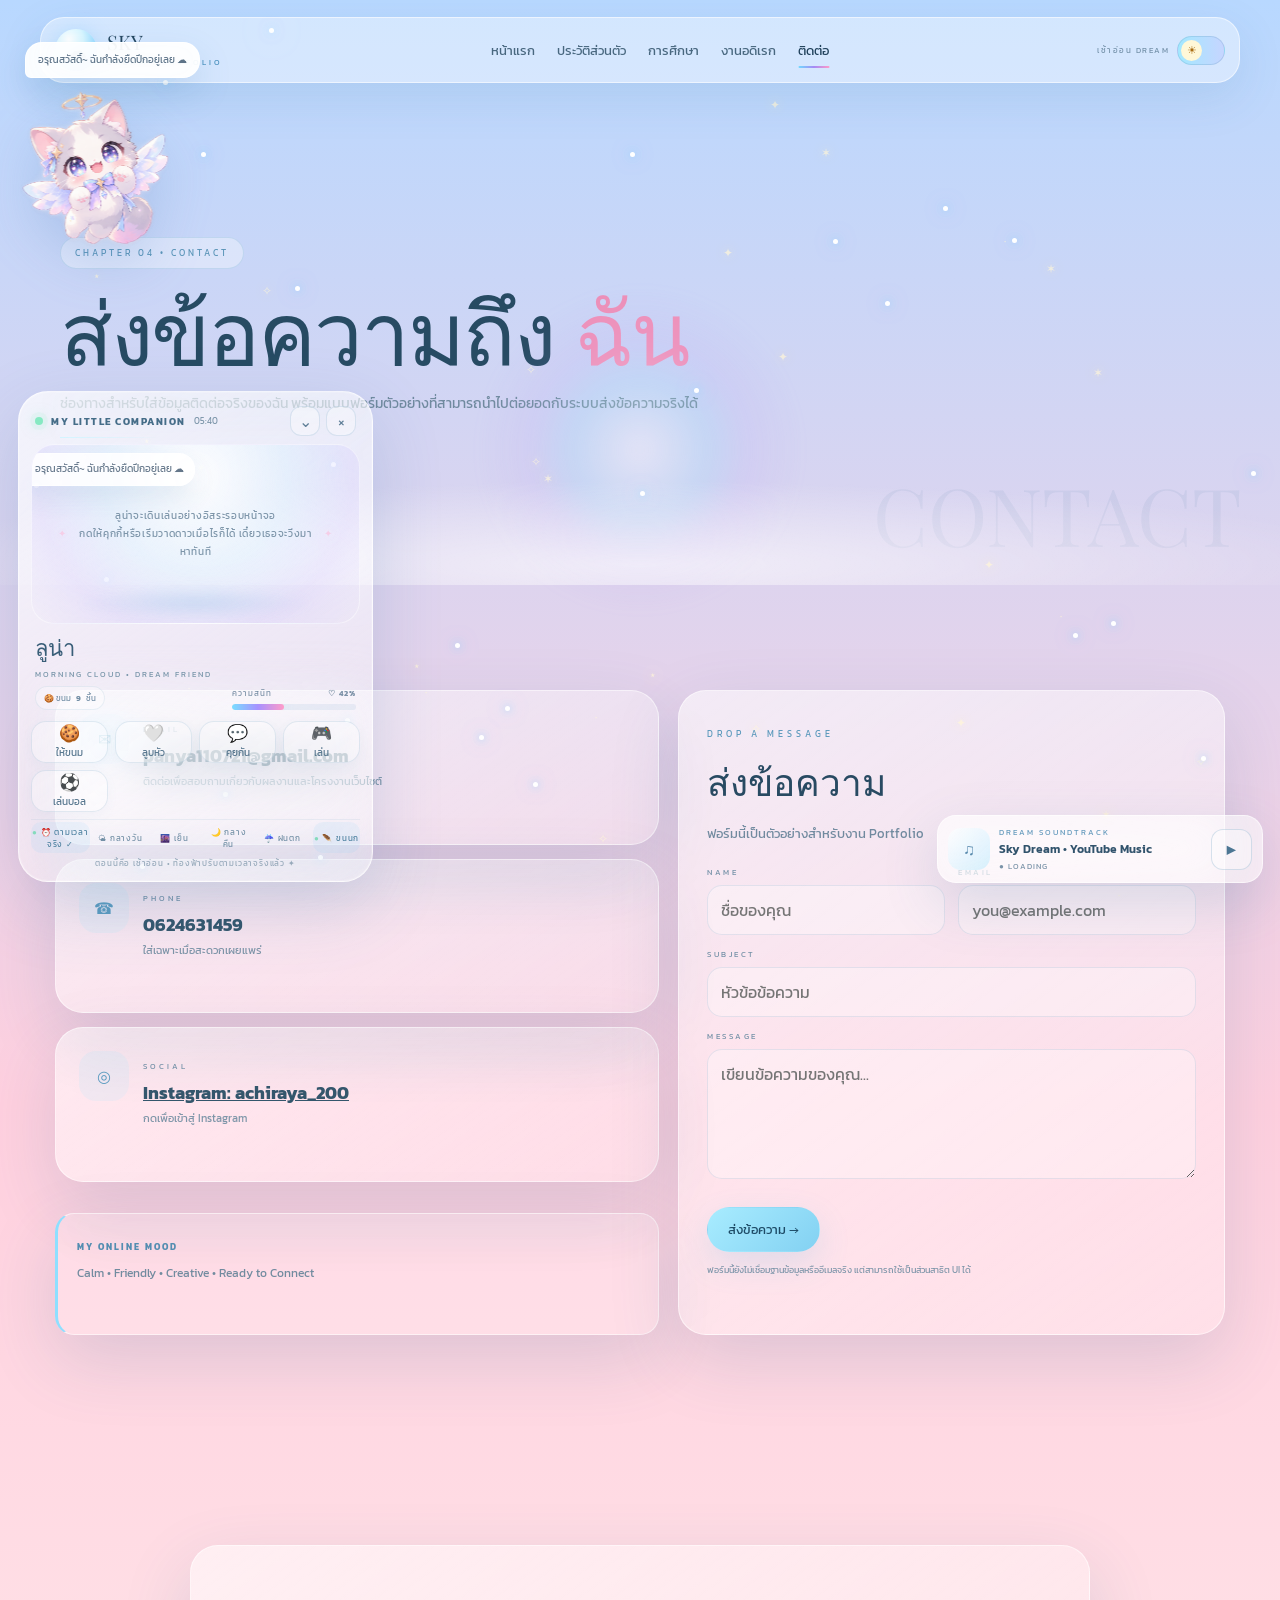
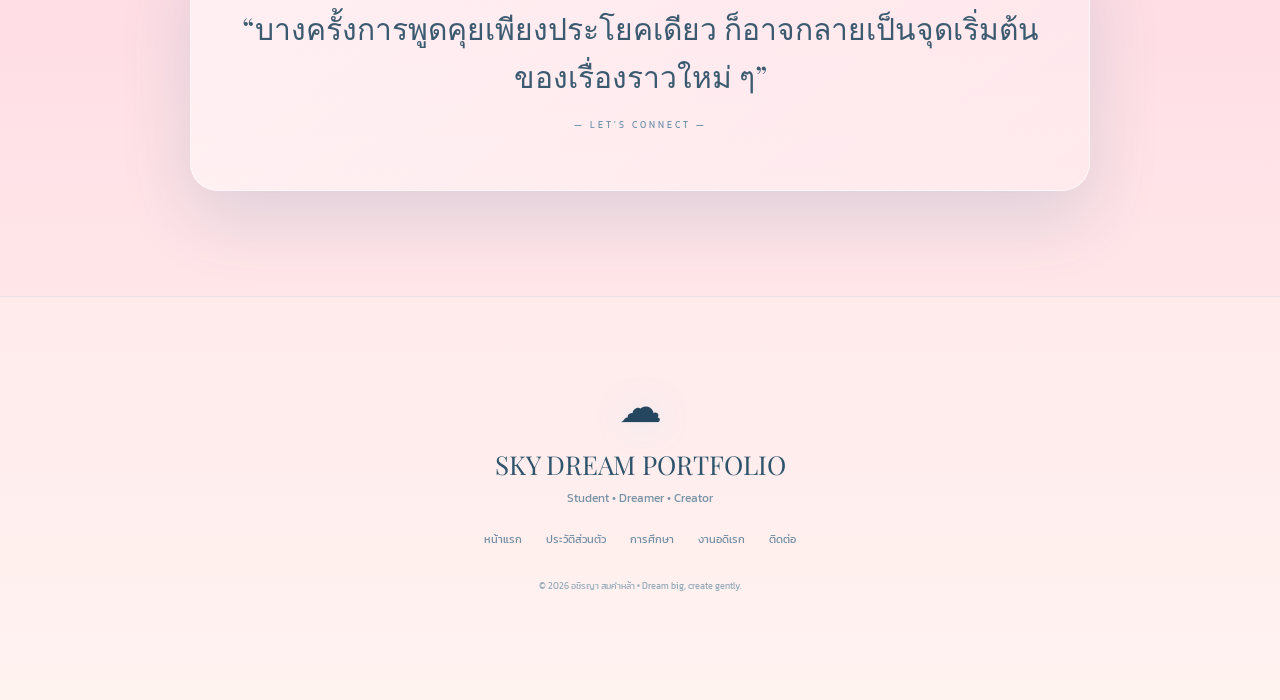
<file: contact.html>
<!DOCTYPE html><html lang="th"><head><meta charset="UTF-8"><meta name="viewport" content="width=device-width, initial-scale=1.0"><meta name="description" content="SKY DREAM PORTFOLIO - Student Portfolio"><title>SKY DREAM PORTFOLIO | Contact</title><style>
@import url('https://fonts.googleapis.com/css2?family=Kanit:wght@300;400;500;600;700&family=Playfair+Display:wght@400;500;600;700&display=swap');
:root{--sky:#8edcff;--sky2:#dff8ff;--cloud:#fff;--night:#101a42;--night2:#1b2856;--blue:#4f96ca;--purple:#9e87ef;--pink:#f19ac1;--text:#24465f;--muted:#728da2;--line:rgba(255,255,255,.55);--glass:rgba(255,255,255,.45);--ease:cubic-bezier(.2,.78,.25,1)}
*{margin:0;padding:0;box-sizing:border-box}html{scroll-behavior:smooth}body{min-height:100vh;overflow-x:hidden;font-family:'Kanit',sans-serif;color:var(--text);background:radial-gradient(circle at 15% 10%,rgba(255,255,255,.72),transparent 25%),radial-gradient(circle at 84% 16%,rgba(170,229,255,.65),transparent 30%),linear-gradient(180deg,#8bd9fa 0,#d8f6ff 44%,#f4fbff 100%);transition:background 1s,color .6s}body.night-mode{color:#edf6ff;background:radial-gradient(circle at 18% 10%,rgba(126,151,255,.12),transparent 25%),radial-gradient(circle at 82% 18%,rgba(205,139,255,.10),transparent 28%),linear-gradient(180deg,#07112f,#13204b 52%,#1c2852 100%)}a{color:inherit}button,input,textarea{font:inherit}::selection{background:#a4eaff;color:#173a58}
::-webkit-scrollbar{width:8px}::-webkit-scrollbar-track{background:#eaf8ff}::-webkit-scrollbar-thumb{background:linear-gradient(180deg,#80dafd,#a38df4,#ff9fc8);border-radius:20px}
#spaceCanvas{position:fixed;inset:0;width:100%;height:100%;z-index:1;pointer-events:none}#mouseGlow{position:fixed;left:50%;top:50%;width:320px;height:320px;transform:translate(-50%,-50%);border-radius:50%;pointer-events:none;z-index:9999;background:radial-gradient(circle,rgba(255,255,255,.34),rgba(135,221,255,.20) 30%,rgba(172,138,255,.09) 48%,transparent 72%);filter:blur(8px);mix-blend-mode:screen}.progress{position:fixed;left:0;top:0;width:100%;height:3px;z-index:2100;pointer-events:none}.progress span{display:block;width:0;height:100%;background:linear-gradient(90deg,#70d9ff,#aa8bff,#ff9cc8);box-shadow:0 0 12px rgba(112,217,255,.6)}
.site-header{position:fixed;top:17px;left:0;width:100%;padding:0 18px;z-index:1600}.navbar{width:min(1200px,100%);margin:auto;display:flex;align-items:center;justify-content:space-between;gap:15px;padding:11px 14px;border:1px solid rgba(255,255,255,.55);border-radius:24px;background:rgba(255,255,255,.38);backdrop-filter:blur(20px);box-shadow:0 15px 45px rgba(59,121,165,.13);transition:.35s var(--ease)}.night-mode .navbar{background:rgba(10,24,57,.58);border-color:rgba(182,210,255,.16)}.navbar.scrolled{background:rgba(255,255,255,.64);box-shadow:0 18px 55px rgba(44,104,148,.16)}.night-mode .navbar.scrolled{background:rgba(8,19,48,.86)}
.logo{display:flex;align-items:center;gap:10px;text-decoration:none;min-width:max-content}.logo-mark{width:42px;height:42px;display:grid;place-items:center;border-radius:50%;background:radial-gradient(circle at 33% 25%,#fff,#d9f6ff 34%,#9bdcff 63%,#a08aff 100%);box-shadow:0 0 18px rgba(105,197,255,.28);font-size:21px}.logo-copy{font:20px/1 'Playfair Display',serif}.logo-copy strong{display:block;margin-top:4px;color:#4b91be;font:8px 'Kanit',sans-serif;letter-spacing:3px}.night-mode .logo-copy strong{color:#9be6ff}.nav-links{display:flex;align-items:center;gap:22px}.nav-links a{position:relative;text-decoration:none;color:#48677f;font-size:13px;transition:.3s}.night-mode .nav-links a{color:#b7cae7}.nav-links a:after{content:'';position:absolute;left:50%;bottom:-8px;width:0;height:2px;transform:translateX(-50%);border-radius:99px;background:linear-gradient(90deg,#71d9ff,#a58af4,#ff9bc8);transition:.3s}.nav-links a:hover,.nav-links a.active{color:#20415b}.night-mode .nav-links a:hover,.night-mode .nav-links a.active{color:#fff}.nav-links a:hover:after,.nav-links a.active:after{width:100%}.theme-area{display:flex;align-items:center;gap:8px}.theme-label{font-size:8px;color:#7592aa;letter-spacing:1.5px;min-width:66px;text-align:right}.night-mode .theme-label{color:#8099b9}.theme-button{position:relative;width:48px;height:29px;border:1px solid rgba(74,130,171,.2);border-radius:99px;background:linear-gradient(90deg,#a3e8ff,#c6d5ff);cursor:pointer}.theme-button:after{content:'☀';position:absolute;left:3px;top:3px;width:21px;height:21px;display:grid;place-items:center;border-radius:50%;background:#fff8d8;color:#a96d12;font-size:11px;transition:.35s var(--ease)}.night-mode .theme-button{background:linear-gradient(90deg,#233667,#111b41)}.night-mode .theme-button:after{content:'☾';left:23px;background:#8295d6;color:#edf4ff}
.mobile-button{display:none;width:42px;height:42px;border-radius:14px;border:1px solid rgba(75,130,170,.16);background:rgba(255,255,255,.30);cursor:pointer;color:#2e516a}.night-mode .mobile-button{color:#fff;background:rgba(255,255,255,.04)}
.music-dock{position:fixed;right:17px;bottom:17px;z-index:1900;width:min(326px,calc(100vw - 34px));display:flex;align-items:center;gap:9px;padding:10px;border:1px solid rgba(255,255,255,.58);border-radius:19px;background:rgba(255,255,255,.56);backdrop-filter:blur(19px);box-shadow:0 20px 55px rgba(46,105,148,.17)}.night-mode .music-dock{background:rgba(10,22,54,.75);border-color:rgba(173,206,255,.15)}.music-orb{width:42px;height:42px;flex:none;display:grid;place-items:center;border-radius:13px;background:linear-gradient(135deg,rgba(255,255,255,.7),rgba(169,229,255,.45));color:#5a8bae}.night-mode .music-orb{color:#c3efff;background:linear-gradient(135deg,rgba(75,155,255,.12),rgba(167,123,255,.12))}.music-details{min-width:0;flex:1}.music-label{color:#669bbd;font-size:8px;letter-spacing:2px}.night-mode .music-label{color:#93ddff}.music-title{margin-top:2px;white-space:nowrap;overflow:hidden;text-overflow:ellipsis;color:#31536c;font-size:12px;font-weight:600}.night-mode .music-title{color:#edf7ff}.music-status{margin-top:2px;color:#7a93a8;font-size:8px;letter-spacing:1px}.night-mode .music-status{color:#8198b8}.music-action{width:41px;height:41px;display:grid;place-items:center;border-radius:12px;border:1px solid rgba(87,146,185,.24);background:rgba(255,255,255,.38);color:#4c7693;cursor:pointer;transition:.25s}.night-mode .music-action{color:#b9efff;background:rgba(255,255,255,.04);border-color:rgba(117,207,255,.21)}.music-action:hover{transform:scale(1.06);box-shadow:0 0 18px rgba(106,204,255,.20)}.youtube-frame-wrap{position:fixed;left:-10000px;top:-10000px;width:220px;height:200px;opacity:.001;pointer-events:none}.youtube-frame-wrap iframe{width:220px;height:200px;border:0}
.hero{position:relative;min-height:100vh;padding:160px 6% 95px;display:flex;align-items:center;overflow:hidden}.hero:before{content:'';position:absolute;left:-10%;right:-10%;bottom:-24%;height:52%;border-radius:50%;background:radial-gradient(ellipse at center,rgba(255,255,255,.76),rgba(225,247,255,.45) 42%,transparent 72%)}.night-mode .hero:before{background:radial-gradient(ellipse at center,rgba(79,104,168,.13),transparent 72%)}.hero-inner{width:min(1190px,100%);margin:auto;display:grid;grid-template-columns:1fr 1fr;gap:62px;align-items:center;position:relative;z-index:10}.hero-copy{text-align:left}.eyebrow{display:inline-flex;align-items:center;gap:8px;padding:8px 14px;border-radius:99px;color:#5795ba;border:1px solid rgba(89,158,204,.24);background:rgba(255,255,255,.43);font-size:10px;letter-spacing:2px}.night-mode .eyebrow{color:#9be6ff;background:rgba(255,255,255,.04);border-color:rgba(137,220,255,.17)}.chapter{display:block;margin-top:18px;color:#7b98ae;font-size:10px;letter-spacing:4px}.hero h1{margin-top:10px;color:#20465f;font:clamp(45px,6vw,80px)/1.05 'Playfair Display',serif;letter-spacing:-2px}.night-mode .hero h1{color:#eff7ff}.hero h1 span{color:#ee91b9;text-shadow:0 0 24px rgba(255,148,195,.18)}.role{margin-top:18px;color:#5998bd;font-size:10px;letter-spacing:3px}.night-mode .role{color:#8de3ff}.description{max-width:590px;margin-top:16px;color:#5f7c91;font-size:14px;line-height:2}.night-mode .description{color:#9bb0cf}.btn-row{display:flex;flex-wrap:wrap;gap:13px;margin-top:28px}.btn{min-height:45px;padding:0 20px;border-radius:99px;display:inline-flex;align-items:center;justify-content:center;gap:9px;text-decoration:none;border:1px solid transparent;font-size:13px;cursor:pointer;transition:.35s var(--ease)}.btn-primary{color:#1d4a65;background:linear-gradient(135deg,#a8ecff,#83d1f2);box-shadow:0 12px 32px rgba(70,170,221,.17)}.btn-primary:hover{transform:translateY(-4px);box-shadow:0 17px 38px rgba(70,170,221,.27)}.btn-secondary{color:#4f6b83;background:rgba(255,255,255,.38);border-color:rgba(82,139,180,.20)}.night-mode .btn-secondary{color:#e4f1ff;background:rgba(255,255,255,.03);border-color:rgba(164,204,255,.15)}.btn-secondary:hover{transform:translateY(-4px);border-color:rgba(255,149,199,.35);box-shadow:0 13px 32px rgba(255,149,199,.11)}.mini-stats{display:flex;width:max-content;max-width:100%;margin-top:35px;padding:14px 16px}.mini-stat{min-width:82px;padding:0 17px;text-align:center}.mini-stat+.mini-stat{border-left:1px solid rgba(87,139,176,.15)}.mini-stat strong{display:block;color:#e38db7;font:25px 'Playfair Display',serif}.mini-stat span{color:#7790a5;font-size:8px;letter-spacing:2px}.night-mode .mini-stat span{color:#7e95b5}
.sky-scene{position:relative;height:590px;isolation:isolate}.sun{position:absolute;right:12%;top:9%;width:130px;height:130px;border-radius:50%;background:radial-gradient(circle at 32% 28%,#fffef1,#fff8c6 33%,#ffdd73 68%,#ffc65a 100%);box-shadow:0 0 24px rgba(255,226,111,.65),0 0 90px rgba(255,221,124,.30);transition:.8s}.night-mode .sun{background:radial-gradient(circle at 35% 30%,#fff,#e3eaff 42%,#aab9ec 78%);box-shadow:0 0 25px rgba(221,236,255,.58),0 0 82px rgba(129,161,255,.21)}.sun:after{content:'';position:absolute;inset:-25px;border-radius:50%;border:1px dashed rgba(255,224,121,.18);animation:spin 20s linear infinite}.night-mode .sun:after{border-color:rgba(163,184,255,.11)}.cloud{position:absolute;z-index:7;filter:drop-shadow(0 14px 22px rgba(61,121,164,.10));animation:cloudFloat 12s ease-in-out infinite;pointer-events:none}.cloud-base{position:relative;width:235px;height:64px;border-radius:70px;background:linear-gradient(180deg,#fff,#effaff);box-shadow:inset 0 -9px 14px rgba(208,239,255,.55),0 10px 22px rgba(72,132,174,.10)}.cloud-base:before,.cloud-base:after{content:'';position:absolute;border-radius:50%;background:linear-gradient(180deg,#fff,#f1fbff);box-shadow:inset 0 -6px 12px rgba(208,238,253,.50)}.cloud-base:before{width:91px;height:91px;left:34px;bottom:21px}.cloud-base:after{width:114px;height:114px;right:33px;bottom:16px}.cloud-a{left:4%;top:24%}.cloud-b{right:-4%;top:43%;animation-delay:-4s;transform:scale(.83)}.cloud-c{left:30%;top:64%;transform:scale(.60);opacity:.80;animation-delay:-7s}.night-mode .cloud{opacity:.20}@keyframes cloudFloat{0%,100%{transform:translate(0,0)}50%{transform:translate(28px,-10px)}}.cloud-shadow{position:absolute;left:50%;bottom:55px;width:470px;height:90px;transform:translateX(-50%);border-radius:50%;background:radial-gradient(ellipse,rgba(85,150,192,.15),transparent 70%);filter:blur(16px)}.night-mode .cloud-shadow{background:radial-gradient(ellipse,rgba(91,121,193,.13),transparent 70%)}.sky-rainbow{position:absolute;left:5%;right:7%;bottom:9%;height:155px;border:15px solid rgba(255,139,177,.07);border-bottom-color:transparent;border-left-color:rgba(255,170,204,.09);border-right-color:rgba(157,183,255,.09);border-radius:50%;transform:rotate(-3deg)}.sky-label{position:absolute;right:0;bottom:18px;display:flex;align-items:center;gap:10px;padding:11px 15px;border-radius:18px;border:1px solid rgba(84,144,184,.20);background:rgba(255,255,255,.43);backdrop-filter:blur(15px)}.night-mode .sky-label{border-color:rgba(171,208,255,.14);background:rgba(8,21,53,.58)}.sky-label-icon{width:33px;height:33px;display:grid;place-items:center;border-radius:11px;background:rgba(146,225,255,.15);color:#5b94b7}.night-mode .sky-label-icon{color:#b9eaff}.sky-label strong{display:block;color:#467b9d;font:13px 'Playfair Display',serif;letter-spacing:2px}.night-mode .sky-label strong{color:#a8e5ff}.sky-label small{color:#7894a8;font-size:8px}.section{width:min(1170px,calc(100% - 40px));margin:auto;padding:105px 0}.section-heading{text-align:center;max-width:770px;margin:0 auto 48px}.section-heading small{color:#5b99bc;font-size:9px;letter-spacing:4px}.night-mode .section-heading small{color:#89deff}.section-heading h2{margin-top:10px;color:#284a62;font:clamp(35px,5vw,58px) 'Playfair Display',serif}.night-mode .section-heading h2{color:#eff7ff}.section-heading p{margin-top:10px;color:#718a9f;line-height:1.85;font-size:13px}.night-mode .section-heading p{color:#8fa5c3}
.glass{position:relative;border:1px solid rgba(255,255,255,.56);border-radius:28px;background:linear-gradient(145deg,rgba(255,255,255,.54),rgba(255,255,255,.25));backdrop-filter:blur(18px);box-shadow:0 25px 70px rgba(42,101,143,.16);overflow:hidden}.night-mode .glass{border-color:rgba(180,211,255,.12);background:linear-gradient(145deg,rgba(255,255,255,.06),rgba(255,255,255,.018));box-shadow:0 25px 70px rgba(0,0,0,.18)}.glass:before{content:'';position:absolute;inset:0;pointer-events:none;background:linear-gradient(120deg,transparent 17%,rgba(255,255,255,.18) 48%,transparent 78%);transform:translateX(-110%);transition:1.1s var(--ease)}.glass:hover:before{transform:translateX(110%)}.reveal{opacity:0;transform:translateY(32px);transition:opacity .85s var(--ease),transform .85s var(--ease)}.reveal.visible{opacity:1;transform:translateY(0)}.tilt{transform-style:preserve-3d;transition:transform .18s ease,box-shadow .35s,border-color .35s}.tilt:hover{border-color:rgba(99,184,229,.33);box-shadow:0 30px 76px rgba(42,108,151,.16)}
.chapter-grid{display:grid;grid-template-columns:repeat(3,1fr);gap:20px}.chapter-card{position:relative;min-height:282px;padding:31px;text-decoration:none;color:inherit;border-radius:28px;overflow:hidden}.chapter-card:after{content:'';position:absolute;right:-80px;top:-80px;width:190px;height:190px;border-radius:50%;filter:blur(7px);transition:.45s}.chapter-card.sky:after{background:radial-gradient(circle,rgba(113,220,255,.18),transparent 70%)}.chapter-card.purple:after{background:radial-gradient(circle,rgba(174,145,255,.17),transparent 70%)}.chapter-card.pink:after{background:radial-gradient(circle,rgba(255,151,199,.18),transparent 70%)}.chapter-card:hover:after{transform:scale(1.35)}.chapter-icon{width:57px;height:57px;display:grid;place-items:center;border-radius:18px;margin-bottom:28px;font-size:23px}.chapter-card.sky .chapter-icon{color:#5d9fc3;background:rgba(117,221,255,.14)}.chapter-card.purple .chapter-icon{color:#8c76cc;background:rgba(176,147,255,.13)}.chapter-card.pink .chapter-icon{color:#db82ae;background:rgba(255,154,205,.14)}.night-mode .chapter-card.sky .chapter-icon{color:#92e9ff;background:rgba(108,221,255,.05)}.chapter-card small{color:#788fa3;font-size:9px;letter-spacing:2px}.night-mode .chapter-card small{color:#748aaa}.chapter-card h3{margin-top:8px;color:#2c5069;font:25px 'Playfair Display',serif}.night-mode .chapter-card h3{color:#f1f8ff}.chapter-card p{max-width:330px;margin-top:9px;color:#718a9f;font-size:12px;line-height:1.8}.night-mode .chapter-card p{color:#8ea4c2}.chapter-card strong{position:absolute;left:31px;bottom:27px;color:#5598be;font-size:10px;letter-spacing:1px}.night-mode .chapter-card strong{color:#8fe8ff}.quote{max-width:900px;margin:auto;padding:58px 42px;text-align:center}.quote p{color:#3b5a70;font:clamp(21px,3vw,30px)/1.6 'Playfair Display',serif}.night-mode .quote p{color:#e0effe}.quote span{display:block;margin-top:18px;color:#6f91a8;font-size:9px;letter-spacing:3px}.footer{padding:78px 20px 105px;text-align:center;background:rgba(255,255,255,.17);border-top:1px solid rgba(91,148,185,.12)}.night-mode .footer{background:rgba(2,8,25,.34);border-top-color:rgba(151,195,255,.08)}.footer-mark{font-size:43px;animation:gentle 4s ease-in-out infinite;filter:drop-shadow(0 0 15px rgba(110,210,255,.25))}.footer h3{margin-top:8px;color:#2e536b;font:26px 'Playfair Display',serif}.night-mode .footer h3{color:#edf7ff}.footer p{margin-top:7px;color:#7892a6;font-size:12px}.night-mode .footer p{color:#7f95b7}.footer-links{display:flex;justify-content:center;flex-wrap:wrap;gap:24px;margin:24px 0}.footer-links a{color:#748da2;text-decoration:none;font-size:11px;transition:.3s}.night-mode .footer-links a{color:#8da4c4}.footer-links a:hover{color:#5b9fca}.footer small{color:#92a8b8;font-size:9px}.night-mode .footer small{color:#657b9d}
.mouse-star{position:fixed;pointer-events:none;z-index:99998;color:#fff;font-size:11px;text-shadow:0 0 8px #82ddff,0 0 15px #bf94ff;animation:mouseStar .75s ease-out forwards}@keyframes mouseStar{0%{opacity:1;transform:scale(.4)}100%{opacity:0;transform:translate(var(--mx),var(--my)) scale(1.6) rotate(180deg)}}.click-ripple{position:fixed;pointer-events:none;z-index:99997;width:12px;height:12px;border:2px solid #7bdcff;border-radius:50%;box-shadow:0 0 14px #7bdcff,0 0 28px #bf94ff;transform:translate(-50%,-50%);animation:ripple .85s ease-out forwards}@keyframes ripple{to{width:185px;height:185px;opacity:0}}.dream-particle{position:fixed;pointer-events:none;z-index:3;width:5px;height:5px;border-radius:50%;background:#fff;box-shadow:0 0 8px #8adfff,0 0 18px rgba(173,137,255,.55);animation:drift var(--dur) ease-in-out infinite alternate}@keyframes drift{from{transform:translate(0,0) scale(.5);opacity:.2}to{transform:translate(var(--dx),var(--dy)) scale(1.4);opacity:1}}
.moon-stars{position:fixed;inset:0;z-index:2;pointer-events:none;opacity:0;transition:opacity .7s}.night-mode .moon-stars{opacity:1}.moon-star{position:absolute;width:3px;height:3px;border-radius:50%;background:#fff;box-shadow:0 0 7px #fff,0 0 15px #97b7ff;animation:blink var(--t) ease-in-out infinite}@keyframes blink{0%,100%{opacity:.2;transform:scale(.6)}50%{opacity:1;transform:scale(1.4)}}.dynamic-cloud-layer{position:fixed;inset:0;overflow:hidden;pointer-events:none;z-index:2}.dynamic-cloud{position:absolute;left:-350px;width:300px;height:72px;border-radius:60px;background:linear-gradient(180deg,#fff,#eefaff);opacity:.62;box-shadow:0 14px 22px rgba(58,123,165,.08);animation:cloudAcross var(--ct) linear infinite}.dynamic-cloud:before,.dynamic-cloud:after{content:'';position:absolute;bottom:20px;border-radius:50%;background:linear-gradient(180deg,#fff,#f3fcff)}.dynamic-cloud:before{left:44px;width:92px;height:92px}.dynamic-cloud:after{right:40px;width:115px;height:115px}.night-mode .dynamic-cloud{opacity:.10}@keyframes cloudAcross{to{transform:translateX(calc(100vw + 750px))}}
.page-hero{position:relative;min-height:65vh;padding:165px 24px 75px;display:flex;align-items:flex-end;overflow:hidden}.page-hero:after{content:'';position:absolute;left:-10%;right:-10%;bottom:-65px;height:170px;border-radius:50%;background:radial-gradient(ellipse,rgba(255,255,255,.60),transparent 70%)}.night-mode .page-hero:after{background:radial-gradient(ellipse,rgba(70,95,160,.11),transparent 70%)}.hero-inner-copy{width:min(1160px,100%);margin:auto;position:relative;z-index:6}.page-kicker{display:inline-flex;padding:8px 14px;border-radius:99px;color:#5b95b8;border:1px solid rgba(90,158,202,.22);background:rgba(255,255,255,.35);font-size:9px;letter-spacing:3px}.night-mode .page-kicker{color:#91e1ff;background:rgba(255,255,255,.04);border-color:rgba(141,222,255,.15)}.page-title{margin-top:17px;color:#274b63;font:clamp(46px,7vw,87px)/1 'Playfair Display',serif;letter-spacing:-2px}.night-mode .page-title{color:#eef7ff}.page-title .accent{color:#ec8fb8}.page-subtitle{max-width:720px;margin-top:17px;color:#708a9f;font-size:14px;line-height:1.95}.night-mode .page-subtitle{color:#94a8c6}.page-line{width:100px;height:1px;margin-top:20px;background:linear-gradient(90deg,#74dfff,transparent)}.page-watermark{position:absolute;right:3%;bottom:3%;color:rgba(46,103,141,.07);font:80px 'Playfair Display',serif;pointer-events:none}.night-mode .page-watermark{color:rgba(198,221,255,.025)}
.profile-layout{display:grid;grid-template-columns:.9fr 1.1fr;gap:22px}.profile-panel{padding:25px}.image-frame{position:relative;aspect-ratio:4/5;overflow:hidden;border-radius:24px;border:1px solid rgba(83,145,185,.18);background:linear-gradient(145deg,#e0f7ff,#f2fbff,#dcecff)}.night-mode .image-frame{border-color:rgba(175,207,255,.11);background:linear-gradient(145deg,#10214c,#172650,#111a3c)}.image-frame img{width:100%;height:100%;display:block;object-fit:cover}.image-fallback{position:absolute;inset:0;display:grid;place-items:center;text-align:center;color:#708ca0;padding:20px}.image-fallback span{display:block;font-size:34px;margin-bottom:8px}.profile-name{margin-top:21px;color:#294b63;font:35px 'Playfair Display',serif}.night-mode .profile-name{color:#f0f7ff}.profile-role{margin-top:6px;color:#5a96bb;font-size:10px;letter-spacing:2px}.night-mode .profile-role{color:#8fe4ff}.profile-bio{margin-top:14px;color:#6f889c;font-size:13px;line-height:1.9}.night-mode .profile-bio{color:#8fa4c1}.tag-row{display:flex;flex-wrap:wrap;gap:8px;margin-top:17px}.tag{padding:7px 10px;border-radius:99px;border:1px solid rgba(83,143,181,.14);background:rgba(255,255,255,.28);color:#6e879b;font-size:9px}.night-mode .tag{color:#a1b7d4;border-color:rgba(165,204,255,.09);background:rgba(255,255,255,.03)}.callout{margin-top:17px;padding:18px 19px;border-radius:19px;border-left:3px solid #8edfff;background:rgba(255,255,255,.20)}.night-mode .callout{background:rgba(255,255,255,.03);border-left-color:#a38df3}.callout strong{color:#548db1;font-size:9px;letter-spacing:2px}.night-mode .callout strong{color:#91ddff}.callout p{margin-top:7px;color:#728b9f;font-size:12px;line-height:1.8}.night-mode .callout p{color:#91a6c3}.stat-grid{display:grid;grid-template-columns:repeat(3,1fr);gap:13px}.stat-card{padding:20px 12px;text-align:center}.stat-card strong{display:block;color:#e28db7;font:32px 'Playfair Display',serif}.stat-card span{color:#7890a5;font-size:8px;letter-spacing:2px}.info-grid{display:grid;grid-template-columns:repeat(2,1fr);gap:14px}.info-card{min-height:125px;padding:22px}.info-card small{color:#6599ba;font-size:8px;letter-spacing:3px}.night-mode .info-card small{color:#87ddff}.info-card h3{margin-top:6px;color:#35566e;font-size:18px}.night-mode .info-card h3{color:#eff7ff}.info-card p{margin-top:5px;color:#7890a5;font-size:11px;line-height:1.8}.night-mode .info-card p{color:#8da3c0}.skill-list{display:grid;gap:12px}.skill-card{padding:17px 19px}.skill-top{display:flex;justify-content:space-between;color:#58758c;font-size:11px}.night-mode .skill-top{color:#c4d6ed}.skill-top span{color:#7d95aa}.skill-bar{height:7px;margin-top:9px;border-radius:99px;background:rgba(77,128,166,.10);overflow:hidden}.skill-bar i{display:block;width:var(--level);height:100%;border-radius:99px;background:linear-gradient(90deg,#8ce4ff,#a793ff,#ff9dca);box-shadow:0 0 13px rgba(126,221,255,.18)}
.timeline{position:relative;width:min(970px,100%);margin:auto}.timeline:before{content:'';position:absolute;left:50%;top:0;bottom:0;width:2px;transform:translateX(-50%);background:linear-gradient(180deg,transparent,#77deff,#a48df7,#ff9fc9,transparent)}.timeline-item{position:relative;width:50%;padding:0 36px 52px}.timeline-item:nth-child(odd){left:0;text-align:right}.timeline-item:nth-child(even){left:50%;text-align:left}.timeline-dot{position:absolute;top:10px;width:15px;height:15px;border-radius:50%;background:#fff;border:3px solid #80ddff;box-shadow:0 0 0 7px rgba(126,221,255,.09),0 0 20px rgba(126,221,255,.30)}.timeline-item:nth-child(odd) .timeline-dot{right:-8px}.timeline-item:nth-child(even) .timeline-dot{left:-8px}.timeline-year{color:#e290b8;font-size:9px;letter-spacing:2px}.timeline-card{margin-top:8px;padding:22px}.timeline-card h3{color:#36566d;font:23px 'Playfair Display',serif}.night-mode .timeline-card h3{color:#eff7ff}.timeline-card p{margin-top:7px;color:#7890a5;font-size:12px;line-height:1.85}.night-mode .timeline-card p{color:#8fa4c1}.edu-gallery{display:grid;grid-template-columns:repeat(3,1fr);gap:15px}.gallery-card{position:relative;aspect-ratio:4/3;border-radius:22px;overflow:hidden}.gallery-card img{width:100%;height:100%;object-fit:cover;display:block;transition:.7s var(--ease)}.gallery-card:hover img{transform:scale(1.07)}.gallery-caption{position:absolute;left:0;right:0;bottom:0;padding:22px 15px 13px;color:#fff;background:linear-gradient(180deg,transparent,rgba(26,51,75,.84));font-size:10px}
.hobby-grid{display:grid;grid-template-columns:repeat(12,1fr);gap:16px}.hobby-card{position:relative;min-height:290px;border-radius:24px;overflow:hidden}.hobby-card:nth-child(1){grid-column:span 7}.hobby-card:nth-child(2){grid-column:span 5}.hobby-card:nth-child(3){grid-column:span 4}.hobby-card:nth-child(4){grid-column:span 4}.hobby-card:nth-child(5){grid-column:span 4}.hobby-card:nth-child(6){grid-column:span 12}.hobby-card img{width:100%;height:100%;display:block;object-fit:cover;transition:.75s var(--ease)}.hobby-card:hover img{transform:scale(1.06)}.hobby-overlay{position:absolute;inset:0;display:flex;flex-direction:column;justify-content:flex-end;padding:24px;color:#fff;background:linear-gradient(180deg,transparent 35%,rgba(27,54,78,.90))}.hobby-overlay small{color:#a4e7ff;font-size:8px;letter-spacing:3px}.hobby-overlay h3{margin-top:5px;font:25px 'Playfair Display',serif}.hobby-overlay p{max-width:500px;margin-top:6px;color:#cde5ef;font-size:11px;line-height:1.7}.favorite{display:grid;grid-template-columns:1fr .95fr;gap:18px;align-items:center}.favorite-copy{padding:31px}.favorite-copy small{color:#e88fb9;font-size:8px;letter-spacing:3px}.favorite-copy h3{margin-top:10px;color:#2e5068;font:42px 'Playfair Display',serif}.night-mode .favorite-copy h3{color:#eff7ff}.favorite-copy p{margin-top:13px;color:#7891a5;font-size:13px;line-height:1.95}.night-mode .favorite-copy p{color:#90a4c2}
.contact-grid{display:grid;grid-template-columns:1.05fr .95fr;gap:19px}.contact-stack{display:grid;gap:14px}.contact-card{padding:23px;display:flex;align-items:flex-start;gap:14px}.contact-icon{width:50px;height:50px;flex:none;display:grid;place-items:center;border-radius:17px;background:rgba(127,221,255,.11);color:#5c9cc0}.night-mode .contact-icon{color:#9fe8ff;background:rgba(117,216,255,.05)}.contact-card small{color:#7391a7;font-size:8px;letter-spacing:3px}.contact-card h3{margin-top:4px;color:#34566c;font-size:18px}.night-mode .contact-card h3{color:#eef7ff}.contact-card p{margin-top:4px;color:#7e95a8;font-size:11px}.night-mode .contact-card p{color:#8da3c0}.form-card{padding:28px}.form-grid{display:grid;grid-template-columns:repeat(2,1fr);gap:13px}.field{display:grid;gap:7px}.field.full{grid-column:1/-1}.field label{color:#7491a7;font-size:8px;letter-spacing:2.5px}.night-mode .field label{color:#8097b9}.field input,.field textarea{width:100%;outline:none;border:1px solid rgba(82,138,179,.15);border-radius:15px;padding:12px 13px;color:#31556e;background:rgba(255,255,255,.30);transition:.3s}.night-mode .field input,.night-mode .field textarea{color:#eef7ff;border-color:rgba(168,203,255,.12);background:rgba(255,255,255,.03)}.field textarea{min-height:130px;resize:vertical}.field input:focus,.field textarea:focus{border-color:rgba(101,204,255,.40);box-shadow:0 0 0 4px rgba(101,204,255,.05)}.form-note{margin-top:10px;color:#7e95a9;font-size:9px;line-height:1.8}.form-status{margin-top:10px;min-height:18px;color:#5999be;font-size:10px}.night-mode .form-status{color:#8ce7ff}
.entrance{position:fixed;inset:0;z-index:50000;display:flex;align-items:center;justify-content:center;overflow:hidden;background:linear-gradient(180deg,#7bd3f5,#c3efff 52%,#f4fcff);transition:opacity 1s var(--ease),visibility 1s var(--ease),transform 1s var(--ease)}.night-mode .entrance{background:linear-gradient(180deg,#09163a,#142652 52%,#202c56)}body.loaded .entrance{opacity:0;visibility:hidden;pointer-events:none;transform:scale(1.04)}.entrance-sun{position:absolute;right:9%;top:9%;width:125px;height:125px;border-radius:50%;background:#fff3ac;box-shadow:0 0 32px rgba(255,226,119,.67),0 0 90px rgba(255,226,119,.28)}.entrance-title{text-align:center;position:relative;z-index:7}.entrance-title small{color:#326486;font-size:10px;letter-spacing:5px}.night-mode .entrance-title small{color:#91e2ff}.entrance-title h1{margin-top:14px;color:#214a65;font:clamp(56px,10vw,112px)/.88 'Playfair Display',serif;letter-spacing:4px}.night-mode .entrance-title h1{color:#eef7ff}.entrance-title h1 span{display:block;margin-top:11px;color:#ee91ba;font-size:.44em;letter-spacing:10px}.entrance-title p{margin-top:21px;color:#57768d;font:19px 'Playfair Display',serif;font-style:italic}.night-mode .entrance-title p{color:#a8bedb}.entrance-button{margin-top:29px;min-height:47px;padding:0 25px;border-radius:99px;border:1px solid rgba(85,147,190,.24);background:rgba(255,255,255,.54);color:#35627e;cursor:pointer;box-shadow:0 12px 30px rgba(48,119,160,.12);transition:.35s}.night-mode .entrance-button{background:rgba(255,255,255,.05);color:#e7f6ff;border-color:rgba(152,209,255,.17)}.entrance-button:hover{transform:translateY(-4px) scale(1.03);box-shadow:0 18px 38px rgba(48,119,160,.20)}.entrance-hint{margin-top:9px;color:#7693a9;font-size:8px;letter-spacing:3px}.night-mode .entrance-hint{color:#7890b0}.entrance-cloud{position:absolute;z-index:4;filter:drop-shadow(0 16px 25px rgba(63,127,166,.11));opacity:.96}.entrance-cloud .cloud-base{width:295px;height:77px}.entrance-cloud .cloud-base:before{width:111px;height:111px}.entrance-cloud .cloud-base:after{width:140px;height:140px}.ec1{left:4%;top:58%;transform:scale(.75)}.ec2{right:2%;top:64%;transform:scale(.62)}.decoration-line{position:absolute;left:50%;width:min(600px,65vw);height:1px;transform:translateX(-50%);background:linear-gradient(90deg,transparent,rgba(255,255,255,.8),transparent);opacity:.46}.decoration-line.top{top:25%}.decoration-line.bottom{bottom:24%}.floating-dot{position:absolute;width:8px;height:8px;border-radius:50%;background:#fff;box-shadow:0 0 12px #fff,0 0 23px #8ddfff;animation:dotFloat var(--dt) ease-in-out infinite}.d1{left:18%;top:19%;--dt:4s}.d2{left:78%;top:33%;--dt:5s}.d3{left:35%;top:71%;--dt:6s}.d4{left:62%;top:76%;--dt:4.5s}@keyframes dotFloat{0%,100%{transform:translate(0,0);opacity:.25}50%{transform:translate(var(--dx),var(--dy));opacity:1}}
@keyframes spin{to{transform:rotate(360deg)}}@keyframes gentle{50%{transform:translateY(-8px) rotate(2deg)}}
@media(max-width:1050px){.hero-inner{grid-template-columns:1fr;gap:22px}.hero-copy{text-align:center}.description{margin-inline:auto}.btn-row,.mini-stats{justify-content:center;margin-inline:auto}.sky-scene{height:500px}.chapter-grid{grid-template-columns:1fr}.profile-layout,.contact-grid,.favorite{grid-template-columns:1fr}.edu-gallery{grid-template-columns:1fr 1fr}}
@media(max-width:780px){.nav-links{display:none}.mobile-button{display:grid;place-items:center}.navbar{padding:9px 10px}.site-header{top:8px}.hero{padding:125px 20px 68px}.sky-scene{height:430px}.sun{width:92px;height:92px;right:8%;top:10%}.cloud-base{transform:scale(.78);transform-origin:left center}.cloud-b .cloud-base{transform:scale(.64);transform-origin:right center}.cloud-c{display:none}.sky-label{right:50%;transform:translateX(50%)}.page-hero{min-height:59vh;padding:140px 20px 58px}.timeline:before{left:18px}.timeline-item,.timeline-item:nth-child(odd),.timeline-item:nth-child(even){width:100%;left:0;padding-left:48px;padding-right:0;text-align:left}.timeline-item:nth-child(odd) .timeline-dot,.timeline-item:nth-child(even) .timeline-dot{left:11px;right:auto}.edu-gallery{grid-template-columns:1fr}.hobby-grid{grid-template-columns:1fr}.hobby-card,.hobby-card:nth-child(n){grid-column:auto;min-height:260px}.info-grid,.stat-grid{grid-template-columns:1fr 1fr}.form-grid{grid-template-columns:1fr}.field.full{grid-column:auto}.music-dock{right:10px;bottom:10px;width:calc(100vw - 20px)}}
@media(max-width:520px){#mouseGlow{display:none}.hero h1{font-size:43px}.page-title{font-size:43px}.entrance-title h1{font-size:53px}.entrance-title h1 span{letter-spacing:6px}.entrance-sun{width:78px;height:78px}.mini-stat{min-width:0;flex:1;padding:0 9px}.mini-stats{width:100%}.info-grid,.stat-grid{grid-template-columns:1fr}.section{width:calc(100% - 26px);padding:76px 0}.profile-panel{padding:18px}.favorite-copy{padding:23px}.favorite-copy h3{font-size:35px}.theme-label{display:none}}
@media(prefers-reduced-motion:reduce){*,*:before,*:after{animation-duration:.01ms!important;animation-iteration-count:1!important;transition-duration:.01ms!important;scroll-behavior:auto!important}}

/* ============================================================
   SKY DETAIL MODULE 001
   Decorative utility reserved for future portfolio sections.
============================================================ */
.sky-detail-001{
    position:relative;
    isolation:isolate;
}
.sky-detail-001::before{
    content:"";
    position:absolute;
    inset:3px;
    border-radius:13px;
    pointer-events:none;
    background:linear-gradient(91deg,rgba(255,255,255,.03),transparent 60%);
}
.sky-detail-001::after{
    content:"✦";
    position:absolute;
    right:9px;
    top:8px;
    color:rgba(118,213,255,.20);
    font-size:8px;
    pointer-events:none;
}

/* ============================================================
   SKY DETAIL MODULE 002
   Decorative utility reserved for future portfolio sections.
============================================================ */
.sky-detail-002{
    position:relative;
    isolation:isolate;
}
.sky-detail-002::before{
    content:"";
    position:absolute;
    inset:4px;
    border-radius:14px;
    pointer-events:none;
    background:linear-gradient(92deg,rgba(255,255,255,.03),transparent 60%);
}
.sky-detail-002::after{
    content:"✦";
    position:absolute;
    right:10px;
    top:9px;
    color:rgba(118,213,255,.20);
    font-size:9px;
    pointer-events:none;
}

/* ============================================================
   SKY DETAIL MODULE 003
   Decorative utility reserved for future portfolio sections.
============================================================ */
.sky-detail-003{
    position:relative;
    isolation:isolate;
}
.sky-detail-003::before{
    content:"";
    position:absolute;
    inset:5px;
    border-radius:15px;
    pointer-events:none;
    background:linear-gradient(93deg,rgba(255,255,255,.03),transparent 60%);
}
.sky-detail-003::after{
    content:"✦";
    position:absolute;
    right:11px;
    top:10px;
    color:rgba(118,213,255,.20);
    font-size:10px;
    pointer-events:none;
}

/* ============================================================
   SKY DETAIL MODULE 004
   Decorative utility reserved for future portfolio sections.
============================================================ */
.sky-detail-004{
    position:relative;
    isolation:isolate;
}
.sky-detail-004::before{
    content:"";
    position:absolute;
    inset:6px;
    border-radius:16px;
    pointer-events:none;
    background:linear-gradient(94deg,rgba(255,255,255,.03),transparent 60%);
}
.sky-detail-004::after{
    content:"✦";
    position:absolute;
    right:12px;
    top:11px;
    color:rgba(118,213,255,.20);
    font-size:11px;
    pointer-events:none;
}

/* ============================================================
   SKY DETAIL MODULE 005
   Decorative utility reserved for future portfolio sections.
============================================================ */
.sky-detail-005{
    position:relative;
    isolation:isolate;
}
.sky-detail-005::before{
    content:"";
    position:absolute;
    inset:7px;
    border-radius:17px;
    pointer-events:none;
    background:linear-gradient(95deg,rgba(255,255,255,.03),transparent 60%);
}
.sky-detail-005::after{
    content:"✦";
    position:absolute;
    right:13px;
    top:12px;
    color:rgba(118,213,255,.20);
    font-size:12px;
    pointer-events:none;
}

/* ============================================================
   SKY DETAIL MODULE 006
   Decorative utility reserved for future portfolio sections.
============================================================ */
.sky-detail-006{
    position:relative;
    isolation:isolate;
}
.sky-detail-006::before{
    content:"";
    position:absolute;
    inset:2px;
    border-radius:18px;
    pointer-events:none;
    background:linear-gradient(96deg,rgba(255,255,255,.03),transparent 60%);
}
.sky-detail-006::after{
    content:"✦";
    position:absolute;
    right:14px;
    top:13px;
    color:rgba(118,213,255,.20);
    font-size:13px;
    pointer-events:none;
}

/* ============================================================
   SKY DETAIL MODULE 007
   Decorative utility reserved for future portfolio sections.
============================================================ */
.sky-detail-007{
    position:relative;
    isolation:isolate;
}
.sky-detail-007::before{
    content:"";
    position:absolute;
    inset:3px;
    border-radius:19px;
    pointer-events:none;
    background:linear-gradient(97deg,rgba(255,255,255,.03),transparent 60%);
}
.sky-detail-007::after{
    content:"✦";
    position:absolute;
    right:15px;
    top:14px;
    color:rgba(118,213,255,.20);
    font-size:7px;
    pointer-events:none;
}

/* ============================================================
   SKY DETAIL MODULE 008
   Decorative utility reserved for future portfolio sections.
============================================================ */
.sky-detail-008{
    position:relative;
    isolation:isolate;
}
.sky-detail-008::before{
    content:"";
    position:absolute;
    inset:4px;
    border-radius:20px;
    pointer-events:none;
    background:linear-gradient(98deg,rgba(255,255,255,.03),transparent 60%);
}
.sky-detail-008::after{
    content:"✦";
    position:absolute;
    right:16px;
    top:15px;
    color:rgba(118,213,255,.20);
    font-size:8px;
    pointer-events:none;
}

/* ============================================================
   SKY DETAIL MODULE 009
   Decorative utility reserved for future portfolio sections.
============================================================ */
.sky-detail-009{
    position:relative;
    isolation:isolate;
}
.sky-detail-009::before{
    content:"";
    position:absolute;
    inset:5px;
    border-radius:12px;
    pointer-events:none;
    background:linear-gradient(99deg,rgba(255,255,255,.03),transparent 60%);
}
.sky-detail-009::after{
    content:"✦";
    position:absolute;
    right:17px;
    top:16px;
    color:rgba(118,213,255,.20);
    font-size:9px;
    pointer-events:none;
}

/* ============================================================
   SKY DETAIL MODULE 010
   Decorative utility reserved for future portfolio sections.
============================================================ */
.sky-detail-010{
    position:relative;
    isolation:isolate;
}
.sky-detail-010::before{
    content:"";
    position:absolute;
    inset:6px;
    border-radius:13px;
    pointer-events:none;
    background:linear-gradient(100deg,rgba(255,255,255,.03),transparent 60%);
}
.sky-detail-010::after{
    content:"✦";
    position:absolute;
    right:18px;
    top:17px;
    color:rgba(118,213,255,.20);
    font-size:10px;
    pointer-events:none;
}

/* ============================================================
   SKY DETAIL MODULE 011
   Decorative utility reserved for future portfolio sections.
============================================================ */
.sky-detail-011{
    position:relative;
    isolation:isolate;
}
.sky-detail-011::before{
    content:"";
    position:absolute;
    inset:7px;
    border-radius:14px;
    pointer-events:none;
    background:linear-gradient(101deg,rgba(255,255,255,.03),transparent 60%);
}
.sky-detail-011::after{
    content:"✦";
    position:absolute;
    right:19px;
    top:7px;
    color:rgba(118,213,255,.20);
    font-size:11px;
    pointer-events:none;
}

/* ============================================================
   SKY DETAIL MODULE 012
   Decorative utility reserved for future portfolio sections.
============================================================ */
.sky-detail-012{
    position:relative;
    isolation:isolate;
}
.sky-detail-012::before{
    content:"";
    position:absolute;
    inset:2px;
    border-radius:15px;
    pointer-events:none;
    background:linear-gradient(102deg,rgba(255,255,255,.03),transparent 60%);
}
.sky-detail-012::after{
    content:"✦";
    position:absolute;
    right:20px;
    top:8px;
    color:rgba(118,213,255,.20);
    font-size:12px;
    pointer-events:none;
}

/* ============================================================
   SKY DETAIL MODULE 013
   Decorative utility reserved for future portfolio sections.
============================================================ */
.sky-detail-013{
    position:relative;
    isolation:isolate;
}
.sky-detail-013::before{
    content:"";
    position:absolute;
    inset:3px;
    border-radius:16px;
    pointer-events:none;
    background:linear-gradient(103deg,rgba(255,255,255,.03),transparent 60%);
}
.sky-detail-013::after{
    content:"✦";
    position:absolute;
    right:21px;
    top:9px;
    color:rgba(118,213,255,.20);
    font-size:13px;
    pointer-events:none;
}

/* ============================================================
   SKY DETAIL MODULE 014
   Decorative utility reserved for future portfolio sections.
============================================================ */
.sky-detail-014{
    position:relative;
    isolation:isolate;
}
.sky-detail-014::before{
    content:"";
    position:absolute;
    inset:4px;
    border-radius:17px;
    pointer-events:none;
    background:linear-gradient(104deg,rgba(255,255,255,.03),transparent 60%);
}
.sky-detail-014::after{
    content:"✦";
    position:absolute;
    right:8px;
    top:10px;
    color:rgba(118,213,255,.20);
    font-size:7px;
    pointer-events:none;
}

/* ============================================================
   SKY DETAIL MODULE 015
   Decorative utility reserved for future portfolio sections.
============================================================ */
.sky-detail-015{
    position:relative;
    isolation:isolate;
}
.sky-detail-015::before{
    content:"";
    position:absolute;
    inset:5px;
    border-radius:18px;
    pointer-events:none;
    background:linear-gradient(105deg,rgba(255,255,255,.03),transparent 60%);
}
.sky-detail-015::after{
    content:"✦";
    position:absolute;
    right:9px;
    top:11px;
    color:rgba(118,213,255,.20);
    font-size:8px;
    pointer-events:none;
}

/* ============================================================
   SKY DETAIL MODULE 016
   Decorative utility reserved for future portfolio sections.
============================================================ */
.sky-detail-016{
    position:relative;
    isolation:isolate;
}
.sky-detail-016::before{
    content:"";
    position:absolute;
    inset:6px;
    border-radius:19px;
    pointer-events:none;
    background:linear-gradient(106deg,rgba(255,255,255,.03),transparent 60%);
}
.sky-detail-016::after{
    content:"✦";
    position:absolute;
    right:10px;
    top:12px;
    color:rgba(118,213,255,.20);
    font-size:9px;
    pointer-events:none;
}

/* ============================================================
   SKY DETAIL MODULE 017
   Decorative utility reserved for future portfolio sections.
============================================================ */
.sky-detail-017{
    position:relative;
    isolation:isolate;
}
.sky-detail-017::before{
    content:"";
    position:absolute;
    inset:7px;
    border-radius:20px;
    pointer-events:none;
    background:linear-gradient(107deg,rgba(255,255,255,.03),transparent 60%);
}
.sky-detail-017::after{
    content:"✦";
    position:absolute;
    right:11px;
    top:13px;
    color:rgba(118,213,255,.20);
    font-size:10px;
    pointer-events:none;
}

/* ============================================================
   SKY DETAIL MODULE 018
   Decorative utility reserved for future portfolio sections.
============================================================ */
.sky-detail-018{
    position:relative;
    isolation:isolate;
}
.sky-detail-018::before{
    content:"";
    position:absolute;
    inset:2px;
    border-radius:12px;
    pointer-events:none;
    background:linear-gradient(108deg,rgba(255,255,255,.03),transparent 60%);
}
.sky-detail-018::after{
    content:"✦";
    position:absolute;
    right:12px;
    top:14px;
    color:rgba(118,213,255,.20);
    font-size:11px;
    pointer-events:none;
}

/* ============================================================
   SKY DETAIL MODULE 019
   Decorative utility reserved for future portfolio sections.
============================================================ */
.sky-detail-019{
    position:relative;
    isolation:isolate;
}
.sky-detail-019::before{
    content:"";
    position:absolute;
    inset:3px;
    border-radius:13px;
    pointer-events:none;
    background:linear-gradient(109deg,rgba(255,255,255,.03),transparent 60%);
}
.sky-detail-019::after{
    content:"✦";
    position:absolute;
    right:13px;
    top:15px;
    color:rgba(118,213,255,.20);
    font-size:12px;
    pointer-events:none;
}

/* ============================================================
   SKY DETAIL MODULE 020
   Decorative utility reserved for future portfolio sections.
============================================================ */
.sky-detail-020{
    position:relative;
    isolation:isolate;
}
.sky-detail-020::before{
    content:"";
    position:absolute;
    inset:4px;
    border-radius:14px;
    pointer-events:none;
    background:linear-gradient(110deg,rgba(255,255,255,.03),transparent 60%);
}
.sky-detail-020::after{
    content:"✦";
    position:absolute;
    right:14px;
    top:16px;
    color:rgba(118,213,255,.20);
    font-size:13px;
    pointer-events:none;
}

/* ============================================================
   SKY DETAIL MODULE 021
   Decorative utility reserved for future portfolio sections.
============================================================ */
.sky-detail-021{
    position:relative;
    isolation:isolate;
}
.sky-detail-021::before{
    content:"";
    position:absolute;
    inset:5px;
    border-radius:15px;
    pointer-events:none;
    background:linear-gradient(111deg,rgba(255,255,255,.03),transparent 60%);
}
.sky-detail-021::after{
    content:"✦";
    position:absolute;
    right:15px;
    top:17px;
    color:rgba(118,213,255,.20);
    font-size:7px;
    pointer-events:none;
}

/* ============================================================
   SKY DETAIL MODULE 022
   Decorative utility reserved for future portfolio sections.
============================================================ */
.sky-detail-022{
    position:relative;
    isolation:isolate;
}
.sky-detail-022::before{
    content:"";
    position:absolute;
    inset:6px;
    border-radius:16px;
    pointer-events:none;
    background:linear-gradient(112deg,rgba(255,255,255,.03),transparent 60%);
}
.sky-detail-022::after{
    content:"✦";
    position:absolute;
    right:16px;
    top:7px;
    color:rgba(118,213,255,.20);
    font-size:8px;
    pointer-events:none;
}

/* ============================================================
   SKY DETAIL MODULE 023
   Decorative utility reserved for future portfolio sections.
============================================================ */
.sky-detail-023{
    position:relative;
    isolation:isolate;
}
.sky-detail-023::before{
    content:"";
    position:absolute;
    inset:7px;
    border-radius:17px;
    pointer-events:none;
    background:linear-gradient(113deg,rgba(255,255,255,.03),transparent 60%);
}
.sky-detail-023::after{
    content:"✦";
    position:absolute;
    right:17px;
    top:8px;
    color:rgba(118,213,255,.20);
    font-size:9px;
    pointer-events:none;
}

/* ============================================================
   SKY DETAIL MODULE 024
   Decorative utility reserved for future portfolio sections.
============================================================ */
.sky-detail-024{
    position:relative;
    isolation:isolate;
}
.sky-detail-024::before{
    content:"";
    position:absolute;
    inset:2px;
    border-radius:18px;
    pointer-events:none;
    background:linear-gradient(114deg,rgba(255,255,255,.03),transparent 60%);
}
.sky-detail-024::after{
    content:"✦";
    position:absolute;
    right:18px;
    top:9px;
    color:rgba(118,213,255,.20);
    font-size:10px;
    pointer-events:none;
}

/* ============================================================
   SKY DETAIL MODULE 025
   Decorative utility reserved for future portfolio sections.
============================================================ */
.sky-detail-025{
    position:relative;
    isolation:isolate;
}
.sky-detail-025::before{
    content:"";
    position:absolute;
    inset:3px;
    border-radius:19px;
    pointer-events:none;
    background:linear-gradient(115deg,rgba(255,255,255,.03),transparent 60%);
}
.sky-detail-025::after{
    content:"✦";
    position:absolute;
    right:19px;
    top:10px;
    color:rgba(118,213,255,.20);
    font-size:11px;
    pointer-events:none;
}

/* ============================================================
   SKY DETAIL MODULE 026
   Decorative utility reserved for future portfolio sections.
============================================================ */
.sky-detail-026{
    position:relative;
    isolation:isolate;
}
.sky-detail-026::before{
    content:"";
    position:absolute;
    inset:4px;
    border-radius:20px;
    pointer-events:none;
    background:linear-gradient(116deg,rgba(255,255,255,.03),transparent 60%);
}
.sky-detail-026::after{
    content:"✦";
    position:absolute;
    right:20px;
    top:11px;
    color:rgba(118,213,255,.20);
    font-size:12px;
    pointer-events:none;
}

/* ============================================================
   SKY DETAIL MODULE 027
   Decorative utility reserved for future portfolio sections.
============================================================ */
.sky-detail-027{
    position:relative;
    isolation:isolate;
}
.sky-detail-027::before{
    content:"";
    position:absolute;
    inset:5px;
    border-radius:12px;
    pointer-events:none;
    background:linear-gradient(117deg,rgba(255,255,255,.03),transparent 60%);
}
.sky-detail-027::after{
    content:"✦";
    position:absolute;
    right:21px;
    top:12px;
    color:rgba(118,213,255,.20);
    font-size:13px;
    pointer-events:none;
}

/* ============================================================
   SKY DETAIL MODULE 028
   Decorative utility reserved for future portfolio sections.
============================================================ */
.sky-detail-028{
    position:relative;
    isolation:isolate;
}
.sky-detail-028::before{
    content:"";
    position:absolute;
    inset:6px;
    border-radius:13px;
    pointer-events:none;
    background:linear-gradient(118deg,rgba(255,255,255,.03),transparent 60%);
}
.sky-detail-028::after{
    content:"✦";
    position:absolute;
    right:8px;
    top:13px;
    color:rgba(118,213,255,.20);
    font-size:7px;
    pointer-events:none;
}

/* ============================================================
   SKY DETAIL MODULE 029
   Decorative utility reserved for future portfolio sections.
============================================================ */
.sky-detail-029{
    position:relative;
    isolation:isolate;
}
.sky-detail-029::before{
    content:"";
    position:absolute;
    inset:7px;
    border-radius:14px;
    pointer-events:none;
    background:linear-gradient(119deg,rgba(255,255,255,.03),transparent 60%);
}
.sky-detail-029::after{
    content:"✦";
    position:absolute;
    right:9px;
    top:14px;
    color:rgba(118,213,255,.20);
    font-size:8px;
    pointer-events:none;
}

/* ============================================================
   SKY DETAIL MODULE 030
   Decorative utility reserved for future portfolio sections.
============================================================ */
.sky-detail-030{
    position:relative;
    isolation:isolate;
}
.sky-detail-030::before{
    content:"";
    position:absolute;
    inset:2px;
    border-radius:15px;
    pointer-events:none;
    background:linear-gradient(120deg,rgba(255,255,255,.03),transparent 60%);
}
.sky-detail-030::after{
    content:"✦";
    position:absolute;
    right:10px;
    top:15px;
    color:rgba(118,213,255,.20);
    font-size:9px;
    pointer-events:none;
}

/* ============================================================
   SKY DETAIL MODULE 031
   Decorative utility reserved for future portfolio sections.
============================================================ */
.sky-detail-031{
    position:relative;
    isolation:isolate;
}
.sky-detail-031::before{
    content:"";
    position:absolute;
    inset:3px;
    border-radius:16px;
    pointer-events:none;
    background:linear-gradient(121deg,rgba(255,255,255,.03),transparent 60%);
}
.sky-detail-031::after{
    content:"✦";
    position:absolute;
    right:11px;
    top:16px;
    color:rgba(118,213,255,.20);
    font-size:10px;
    pointer-events:none;
}

/* ============================================================
   SKY DETAIL MODULE 032
   Decorative utility reserved for future portfolio sections.
============================================================ */
.sky-detail-032{
    position:relative;
    isolation:isolate;
}
.sky-detail-032::before{
    content:"";
    position:absolute;
    inset:4px;
    border-radius:17px;
    pointer-events:none;
    background:linear-gradient(122deg,rgba(255,255,255,.03),transparent 60%);
}
.sky-detail-032::after{
    content:"✦";
    position:absolute;
    right:12px;
    top:17px;
    color:rgba(118,213,255,.20);
    font-size:11px;
    pointer-events:none;
}

/* ============================================================
   SKY DETAIL MODULE 033
   Decorative utility reserved for future portfolio sections.
============================================================ */
.sky-detail-033{
    position:relative;
    isolation:isolate;
}
.sky-detail-033::before{
    content:"";
    position:absolute;
    inset:5px;
    border-radius:18px;
    pointer-events:none;
    background:linear-gradient(123deg,rgba(255,255,255,.03),transparent 60%);
}
.sky-detail-033::after{
    content:"✦";
    position:absolute;
    right:13px;
    top:7px;
    color:rgba(118,213,255,.20);
    font-size:12px;
    pointer-events:none;
}

/* ============================================================
   SKY DETAIL MODULE 034
   Decorative utility reserved for future portfolio sections.
============================================================ */
.sky-detail-034{
    position:relative;
    isolation:isolate;
}
.sky-detail-034::before{
    content:"";
    position:absolute;
    inset:6px;
    border-radius:19px;
    pointer-events:none;
    background:linear-gradient(124deg,rgba(255,255,255,.03),transparent 60%);
}
.sky-detail-034::after{
    content:"✦";
    position:absolute;
    right:14px;
    top:8px;
    color:rgba(118,213,255,.20);
    font-size:13px;
    pointer-events:none;
}

/* ============================================================
   SKY DETAIL MODULE 035
   Decorative utility reserved for future portfolio sections.
============================================================ */
.sky-detail-035{
    position:relative;
    isolation:isolate;
}
.sky-detail-035::before{
    content:"";
    position:absolute;
    inset:7px;
    border-radius:20px;
    pointer-events:none;
    background:linear-gradient(125deg,rgba(255,255,255,.03),transparent 60%);
}
.sky-detail-035::after{
    content:"✦";
    position:absolute;
    right:15px;
    top:9px;
    color:rgba(118,213,255,.20);
    font-size:7px;
    pointer-events:none;
}

/* ============================================================
   SKY DETAIL MODULE 036
   Decorative utility reserved for future portfolio sections.
============================================================ */
.sky-detail-036{
    position:relative;
    isolation:isolate;
}
.sky-detail-036::before{
    content:"";
    position:absolute;
    inset:2px;
    border-radius:12px;
    pointer-events:none;
    background:linear-gradient(126deg,rgba(255,255,255,.03),transparent 60%);
}
.sky-detail-036::after{
    content:"✦";
    position:absolute;
    right:16px;
    top:10px;
    color:rgba(118,213,255,.20);
    font-size:8px;
    pointer-events:none;
}

/* ============================================================
   SKY DETAIL MODULE 037
   Decorative utility reserved for future portfolio sections.
============================================================ */
.sky-detail-037{
    position:relative;
    isolation:isolate;
}
.sky-detail-037::before{
    content:"";
    position:absolute;
    inset:3px;
    border-radius:13px;
    pointer-events:none;
    background:linear-gradient(127deg,rgba(255,255,255,.03),transparent 60%);
}
.sky-detail-037::after{
    content:"✦";
    position:absolute;
    right:17px;
    top:11px;
    color:rgba(118,213,255,.20);
    font-size:9px;
    pointer-events:none;
}

/* ============================================================
   SKY DETAIL MODULE 038
   Decorative utility reserved for future portfolio sections.
============================================================ */
.sky-detail-038{
    position:relative;
    isolation:isolate;
}
.sky-detail-038::before{
    content:"";
    position:absolute;
    inset:4px;
    border-radius:14px;
    pointer-events:none;
    background:linear-gradient(128deg,rgba(255,255,255,.03),transparent 60%);
}
.sky-detail-038::after{
    content:"✦";
    position:absolute;
    right:18px;
    top:12px;
    color:rgba(118,213,255,.20);
    font-size:10px;
    pointer-events:none;
}

/* ============================================================
   SKY DETAIL MODULE 039
   Decorative utility reserved for future portfolio sections.
============================================================ */
.sky-detail-039{
    position:relative;
    isolation:isolate;
}
.sky-detail-039::before{
    content:"";
    position:absolute;
    inset:5px;
    border-radius:15px;
    pointer-events:none;
    background:linear-gradient(129deg,rgba(255,255,255,.03),transparent 60%);
}
.sky-detail-039::after{
    content:"✦";
    position:absolute;
    right:19px;
    top:13px;
    color:rgba(118,213,255,.20);
    font-size:11px;
    pointer-events:none;
}

/* ============================================================
   SKY DETAIL MODULE 040
   Decorative utility reserved for future portfolio sections.
============================================================ */
.sky-detail-040{
    position:relative;
    isolation:isolate;
}
.sky-detail-040::before{
    content:"";
    position:absolute;
    inset:6px;
    border-radius:16px;
    pointer-events:none;
    background:linear-gradient(130deg,rgba(255,255,255,.03),transparent 60%);
}
.sky-detail-040::after{
    content:"✦";
    position:absolute;
    right:20px;
    top:14px;
    color:rgba(118,213,255,.20);
    font-size:12px;
    pointer-events:none;
}

/* ============================================================
   SKY DETAIL MODULE 041
   Decorative utility reserved for future portfolio sections.
============================================================ */
.sky-detail-041{
    position:relative;
    isolation:isolate;
}
.sky-detail-041::before{
    content:"";
    position:absolute;
    inset:7px;
    border-radius:17px;
    pointer-events:none;
    background:linear-gradient(131deg,rgba(255,255,255,.03),transparent 60%);
}
.sky-detail-041::after{
    content:"✦";
    position:absolute;
    right:21px;
    top:15px;
    color:rgba(118,213,255,.20);
    font-size:13px;
    pointer-events:none;
}

/* ============================================================
   SKY DETAIL MODULE 042
   Decorative utility reserved for future portfolio sections.
============================================================ */
.sky-detail-042{
    position:relative;
    isolation:isolate;
}
.sky-detail-042::before{
    content:"";
    position:absolute;
    inset:2px;
    border-radius:18px;
    pointer-events:none;
    background:linear-gradient(132deg,rgba(255,255,255,.03),transparent 60%);
}
.sky-detail-042::after{
    content:"✦";
    position:absolute;
    right:8px;
    top:16px;
    color:rgba(118,213,255,.20);
    font-size:7px;
    pointer-events:none;
}

/* ============================================================
   SKY DETAIL MODULE 043
   Decorative utility reserved for future portfolio sections.
============================================================ */
.sky-detail-043{
    position:relative;
    isolation:isolate;
}
.sky-detail-043::before{
    content:"";
    position:absolute;
    inset:3px;
    border-radius:19px;
    pointer-events:none;
    background:linear-gradient(133deg,rgba(255,255,255,.03),transparent 60%);
}
.sky-detail-043::after{
    content:"✦";
    position:absolute;
    right:9px;
    top:17px;
    color:rgba(118,213,255,.20);
    font-size:8px;
    pointer-events:none;
}

/* ============================================================
   SKY DETAIL MODULE 044
   Decorative utility reserved for future portfolio sections.
============================================================ */
.sky-detail-044{
    position:relative;
    isolation:isolate;
}
.sky-detail-044::before{
    content:"";
    position:absolute;
    inset:4px;
    border-radius:20px;
    pointer-events:none;
    background:linear-gradient(134deg,rgba(255,255,255,.03),transparent 60%);
}
.sky-detail-044::after{
    content:"✦";
    position:absolute;
    right:10px;
    top:7px;
    color:rgba(118,213,255,.20);
    font-size:9px;
    pointer-events:none;
}

/* ============================================================
   SKY DETAIL MODULE 045
   Decorative utility reserved for future portfolio sections.
============================================================ */
.sky-detail-045{
    position:relative;
    isolation:isolate;
}
.sky-detail-045::before{
    content:"";
    position:absolute;
    inset:5px;
    border-radius:12px;
    pointer-events:none;
    background:linear-gradient(135deg,rgba(255,255,255,.03),transparent 60%);
}
.sky-detail-045::after{
    content:"✦";
    position:absolute;
    right:11px;
    top:8px;
    color:rgba(118,213,255,.20);
    font-size:10px;
    pointer-events:none;
}

/* ============================================================
   SKY DETAIL MODULE 046
   Decorative utility reserved for future portfolio sections.
============================================================ */
.sky-detail-046{
    position:relative;
    isolation:isolate;
}
.sky-detail-046::before{
    content:"";
    position:absolute;
    inset:6px;
    border-radius:13px;
    pointer-events:none;
    background:linear-gradient(136deg,rgba(255,255,255,.03),transparent 60%);
}
.sky-detail-046::after{
    content:"✦";
    position:absolute;
    right:12px;
    top:9px;
    color:rgba(118,213,255,.20);
    font-size:11px;
    pointer-events:none;
}

/* ============================================================
   SKY DETAIL MODULE 047
   Decorative utility reserved for future portfolio sections.
============================================================ */
.sky-detail-047{
    position:relative;
    isolation:isolate;
}
.sky-detail-047::before{
    content:"";
    position:absolute;
    inset:7px;
    border-radius:14px;
    pointer-events:none;
    background:linear-gradient(137deg,rgba(255,255,255,.03),transparent 60%);
}
.sky-detail-047::after{
    content:"✦";
    position:absolute;
    right:13px;
    top:10px;
    color:rgba(118,213,255,.20);
    font-size:12px;
    pointer-events:none;
}

/* ============================================================
   SKY DETAIL MODULE 048
   Decorative utility reserved for future portfolio sections.
============================================================ */
.sky-detail-048{
    position:relative;
    isolation:isolate;
}
.sky-detail-048::before{
    content:"";
    position:absolute;
    inset:2px;
    border-radius:15px;
    pointer-events:none;
    background:linear-gradient(138deg,rgba(255,255,255,.03),transparent 60%);
}
.sky-detail-048::after{
    content:"✦";
    position:absolute;
    right:14px;
    top:11px;
    color:rgba(118,213,255,.20);
    font-size:13px;
    pointer-events:none;
}

/* ============================================================
   SKY DETAIL MODULE 049
   Decorative utility reserved for future portfolio sections.
============================================================ */
.sky-detail-049{
    position:relative;
    isolation:isolate;
}
.sky-detail-049::before{
    content:"";
    position:absolute;
    inset:3px;
    border-radius:16px;
    pointer-events:none;
    background:linear-gradient(139deg,rgba(255,255,255,.03),transparent 60%);
}
.sky-detail-049::after{
    content:"✦";
    position:absolute;
    right:15px;
    top:12px;
    color:rgba(118,213,255,.20);
    font-size:7px;
    pointer-events:none;
}

/* ============================================================
   SKY DETAIL MODULE 050
   Decorative utility reserved for future portfolio sections.
============================================================ */
.sky-detail-050{
    position:relative;
    isolation:isolate;
}
.sky-detail-050::before{
    content:"";
    position:absolute;
    inset:4px;
    border-radius:17px;
    pointer-events:none;
    background:linear-gradient(140deg,rgba(255,255,255,.03),transparent 60%);
}
.sky-detail-050::after{
    content:"✦";
    position:absolute;
    right:16px;
    top:13px;
    color:rgba(118,213,255,.20);
    font-size:8px;
    pointer-events:none;
}

/* ============================================================
   SKY DETAIL MODULE 051
   Decorative utility reserved for future portfolio sections.
============================================================ */
.sky-detail-051{
    position:relative;
    isolation:isolate;
}
.sky-detail-051::before{
    content:"";
    position:absolute;
    inset:5px;
    border-radius:18px;
    pointer-events:none;
    background:linear-gradient(141deg,rgba(255,255,255,.03),transparent 60%);
}
.sky-detail-051::after{
    content:"✦";
    position:absolute;
    right:17px;
    top:14px;
    color:rgba(118,213,255,.20);
    font-size:9px;
    pointer-events:none;
}

/* ============================================================
   SKY DETAIL MODULE 052
   Decorative utility reserved for future portfolio sections.
============================================================ */
.sky-detail-052{
    position:relative;
    isolation:isolate;
}
.sky-detail-052::before{
    content:"";
    position:absolute;
    inset:6px;
    border-radius:19px;
    pointer-events:none;
    background:linear-gradient(142deg,rgba(255,255,255,.03),transparent 60%);
}
.sky-detail-052::after{
    content:"✦";
    position:absolute;
    right:18px;
    top:15px;
    color:rgba(118,213,255,.20);
    font-size:10px;
    pointer-events:none;
}

/* ============================================================
   SKY DETAIL MODULE 053
   Decorative utility reserved for future portfolio sections.
============================================================ */
.sky-detail-053{
    position:relative;
    isolation:isolate;
}
.sky-detail-053::before{
    content:"";
    position:absolute;
    inset:7px;
    border-radius:20px;
    pointer-events:none;
    background:linear-gradient(143deg,rgba(255,255,255,.03),transparent 60%);
}
.sky-detail-053::after{
    content:"✦";
    position:absolute;
    right:19px;
    top:16px;
    color:rgba(118,213,255,.20);
    font-size:11px;
    pointer-events:none;
}

/* ============================================================
   SKY DETAIL MODULE 054
   Decorative utility reserved for future portfolio sections.
============================================================ */
.sky-detail-054{
    position:relative;
    isolation:isolate;
}
.sky-detail-054::before{
    content:"";
    position:absolute;
    inset:2px;
    border-radius:12px;
    pointer-events:none;
    background:linear-gradient(144deg,rgba(255,255,255,.03),transparent 60%);
}
.sky-detail-054::after{
    content:"✦";
    position:absolute;
    right:20px;
    top:17px;
    color:rgba(118,213,255,.20);
    font-size:12px;
    pointer-events:none;
}

/* ============================================================
   SKY DETAIL MODULE 055
   Decorative utility reserved for future portfolio sections.
============================================================ */
.sky-detail-055{
    position:relative;
    isolation:isolate;
}
.sky-detail-055::before{
    content:"";
    position:absolute;
    inset:3px;
    border-radius:13px;
    pointer-events:none;
    background:linear-gradient(145deg,rgba(255,255,255,.03),transparent 60%);
}
.sky-detail-055::after{
    content:"✦";
    position:absolute;
    right:21px;
    top:7px;
    color:rgba(118,213,255,.20);
    font-size:13px;
    pointer-events:none;
}

/* ============================================================
   SKY DETAIL MODULE 056
   Decorative utility reserved for future portfolio sections.
============================================================ */
.sky-detail-056{
    position:relative;
    isolation:isolate;
}
.sky-detail-056::before{
    content:"";
    position:absolute;
    inset:4px;
    border-radius:14px;
    pointer-events:none;
    background:linear-gradient(146deg,rgba(255,255,255,.03),transparent 60%);
}
.sky-detail-056::after{
    content:"✦";
    position:absolute;
    right:8px;
    top:8px;
    color:rgba(118,213,255,.20);
    font-size:7px;
    pointer-events:none;
}

/* ============================================================
   SKY DETAIL MODULE 057
   Decorative utility reserved for future portfolio sections.
============================================================ */
.sky-detail-057{
    position:relative;
    isolation:isolate;
}
.sky-detail-057::before{
    content:"";
    position:absolute;
    inset:5px;
    border-radius:15px;
    pointer-events:none;
    background:linear-gradient(147deg,rgba(255,255,255,.03),transparent 60%);
}
.sky-detail-057::after{
    content:"✦";
    position:absolute;
    right:9px;
    top:9px;
    color:rgba(118,213,255,.20);
    font-size:8px;
    pointer-events:none;
}

/* ============================================================
   SKY DETAIL MODULE 058
   Decorative utility reserved for future portfolio sections.
============================================================ */
.sky-detail-058{
    position:relative;
    isolation:isolate;
}
.sky-detail-058::before{
    content:"";
    position:absolute;
    inset:6px;
    border-radius:16px;
    pointer-events:none;
    background:linear-gradient(148deg,rgba(255,255,255,.03),transparent 60%);
}
.sky-detail-058::after{
    content:"✦";
    position:absolute;
    right:10px;
    top:10px;
    color:rgba(118,213,255,.20);
    font-size:9px;
    pointer-events:none;
}

/* ============================================================
   SKY DETAIL MODULE 059
   Decorative utility reserved for future portfolio sections.
============================================================ */
.sky-detail-059{
    position:relative;
    isolation:isolate;
}
.sky-detail-059::before{
    content:"";
    position:absolute;
    inset:7px;
    border-radius:17px;
    pointer-events:none;
    background:linear-gradient(149deg,rgba(255,255,255,.03),transparent 60%);
}
.sky-detail-059::after{
    content:"✦";
    position:absolute;
    right:11px;
    top:11px;
    color:rgba(118,213,255,.20);
    font-size:10px;
    pointer-events:none;
}

/* ============================================================
   SKY DETAIL MODULE 060
   Decorative utility reserved for future portfolio sections.
============================================================ */
.sky-detail-060{
    position:relative;
    isolation:isolate;
}
.sky-detail-060::before{
    content:"";
    position:absolute;
    inset:2px;
    border-radius:18px;
    pointer-events:none;
    background:linear-gradient(150deg,rgba(255,255,255,.03),transparent 60%);
}
.sky-detail-060::after{
    content:"✦";
    position:absolute;
    right:12px;
    top:12px;
    color:rgba(118,213,255,.20);
    font-size:11px;
    pointer-events:none;
}

/* ============================================================
   SKY DETAIL MODULE 061
   Decorative utility reserved for future portfolio sections.
============================================================ */
.sky-detail-061{
    position:relative;
    isolation:isolate;
}
.sky-detail-061::before{
    content:"";
    position:absolute;
    inset:3px;
    border-radius:19px;
    pointer-events:none;
    background:linear-gradient(151deg,rgba(255,255,255,.03),transparent 60%);
}
.sky-detail-061::after{
    content:"✦";
    position:absolute;
    right:13px;
    top:13px;
    color:rgba(118,213,255,.20);
    font-size:12px;
    pointer-events:none;
}

/* ============================================================
   SKY DETAIL MODULE 062
   Decorative utility reserved for future portfolio sections.
============================================================ */
.sky-detail-062{
    position:relative;
    isolation:isolate;
}
.sky-detail-062::before{
    content:"";
    position:absolute;
    inset:4px;
    border-radius:20px;
    pointer-events:none;
    background:linear-gradient(152deg,rgba(255,255,255,.03),transparent 60%);
}
.sky-detail-062::after{
    content:"✦";
    position:absolute;
    right:14px;
    top:14px;
    color:rgba(118,213,255,.20);
    font-size:13px;
    pointer-events:none;
}

/* ============================================================
   SKY DETAIL MODULE 063
   Decorative utility reserved for future portfolio sections.
============================================================ */
.sky-detail-063{
    position:relative;
    isolation:isolate;
}
.sky-detail-063::before{
    content:"";
    position:absolute;
    inset:5px;
    border-radius:12px;
    pointer-events:none;
    background:linear-gradient(153deg,rgba(255,255,255,.03),transparent 60%);
}
.sky-detail-063::after{
    content:"✦";
    position:absolute;
    right:15px;
    top:15px;
    color:rgba(118,213,255,.20);
    font-size:7px;
    pointer-events:none;
}

/* ============================================================
   SKY DETAIL MODULE 064
   Decorative utility reserved for future portfolio sections.
============================================================ */
.sky-detail-064{
    position:relative;
    isolation:isolate;
}
.sky-detail-064::before{
    content:"";
    position:absolute;
    inset:6px;
    border-radius:13px;
    pointer-events:none;
    background:linear-gradient(154deg,rgba(255,255,255,.03),transparent 60%);
}
.sky-detail-064::after{
    content:"✦";
    position:absolute;
    right:16px;
    top:16px;
    color:rgba(118,213,255,.20);
    font-size:8px;
    pointer-events:none;
}

/* ============================================================
   SKY DETAIL MODULE 065
   Decorative utility reserved for future portfolio sections.
============================================================ */
.sky-detail-065{
    position:relative;
    isolation:isolate;
}
.sky-detail-065::before{
    content:"";
    position:absolute;
    inset:7px;
    border-radius:14px;
    pointer-events:none;
    background:linear-gradient(155deg,rgba(255,255,255,.03),transparent 60%);
}
.sky-detail-065::after{
    content:"✦";
    position:absolute;
    right:17px;
    top:17px;
    color:rgba(118,213,255,.20);
    font-size:9px;
    pointer-events:none;
}

/* ============================================================
   SKY DETAIL MODULE 066
   Decorative utility reserved for future portfolio sections.
============================================================ */
.sky-detail-066{
    position:relative;
    isolation:isolate;
}
.sky-detail-066::before{
    content:"";
    position:absolute;
    inset:2px;
    border-radius:15px;
    pointer-events:none;
    background:linear-gradient(156deg,rgba(255,255,255,.03),transparent 60%);
}
.sky-detail-066::after{
    content:"✦";
    position:absolute;
    right:18px;
    top:7px;
    color:rgba(118,213,255,.20);
    font-size:10px;
    pointer-events:none;
}

/* ============================================================
   SKY DETAIL MODULE 067
   Decorative utility reserved for future portfolio sections.
============================================================ */
.sky-detail-067{
    position:relative;
    isolation:isolate;
}
.sky-detail-067::before{
    content:"";
    position:absolute;
    inset:3px;
    border-radius:16px;
    pointer-events:none;
    background:linear-gradient(157deg,rgba(255,255,255,.03),transparent 60%);
}
.sky-detail-067::after{
    content:"✦";
    position:absolute;
    right:19px;
    top:8px;
    color:rgba(118,213,255,.20);
    font-size:11px;
    pointer-events:none;
}

/* ============================================================
   SKY DETAIL MODULE 068
   Decorative utility reserved for future portfolio sections.
============================================================ */
.sky-detail-068{
    position:relative;
    isolation:isolate;
}
.sky-detail-068::before{
    content:"";
    position:absolute;
    inset:4px;
    border-radius:17px;
    pointer-events:none;
    background:linear-gradient(158deg,rgba(255,255,255,.03),transparent 60%);
}
.sky-detail-068::after{
    content:"✦";
    position:absolute;
    right:20px;
    top:9px;
    color:rgba(118,213,255,.20);
    font-size:12px;
    pointer-events:none;
}

/* ============================================================
   SKY DETAIL MODULE 069
   Decorative utility reserved for future portfolio sections.
============================================================ */
.sky-detail-069{
    position:relative;
    isolation:isolate;
}
.sky-detail-069::before{
    content:"";
    position:absolute;
    inset:5px;
    border-radius:18px;
    pointer-events:none;
    background:linear-gradient(159deg,rgba(255,255,255,.03),transparent 60%);
}
.sky-detail-069::after{
    content:"✦";
    position:absolute;
    right:21px;
    top:10px;
    color:rgba(118,213,255,.20);
    font-size:13px;
    pointer-events:none;
}

/* ============================================================
   SKY DETAIL MODULE 070
   Decorative utility reserved for future portfolio sections.
============================================================ */
.sky-detail-070{
    position:relative;
    isolation:isolate;
}
.sky-detail-070::before{
    content:"";
    position:absolute;
    inset:6px;
    border-radius:19px;
    pointer-events:none;
    background:linear-gradient(160deg,rgba(255,255,255,.03),transparent 60%);
}
.sky-detail-070::after{
    content:"✦";
    position:absolute;
    right:8px;
    top:11px;
    color:rgba(118,213,255,.20);
    font-size:7px;
    pointer-events:none;
}

/* ============================================================
   SKY DETAIL MODULE 071
   Decorative utility reserved for future portfolio sections.
============================================================ */
.sky-detail-071{
    position:relative;
    isolation:isolate;
}
.sky-detail-071::before{
    content:"";
    position:absolute;
    inset:7px;
    border-radius:20px;
    pointer-events:none;
    background:linear-gradient(161deg,rgba(255,255,255,.03),transparent 60%);
}
.sky-detail-071::after{
    content:"✦";
    position:absolute;
    right:9px;
    top:12px;
    color:rgba(118,213,255,.20);
    font-size:8px;
    pointer-events:none;
}

/* ============================================================
   SKY DETAIL MODULE 072
   Decorative utility reserved for future portfolio sections.
============================================================ */
.sky-detail-072{
    position:relative;
    isolation:isolate;
}
.sky-detail-072::before{
    content:"";
    position:absolute;
    inset:2px;
    border-radius:12px;
    pointer-events:none;
    background:linear-gradient(162deg,rgba(255,255,255,.03),transparent 60%);
}
.sky-detail-072::after{
    content:"✦";
    position:absolute;
    right:10px;
    top:13px;
    color:rgba(118,213,255,.20);
    font-size:9px;
    pointer-events:none;
}

/* ============================================================
   SKY DETAIL MODULE 073
   Decorative utility reserved for future portfolio sections.
============================================================ */
.sky-detail-073{
    position:relative;
    isolation:isolate;
}
.sky-detail-073::before{
    content:"";
    position:absolute;
    inset:3px;
    border-radius:13px;
    pointer-events:none;
    background:linear-gradient(163deg,rgba(255,255,255,.03),transparent 60%);
}
.sky-detail-073::after{
    content:"✦";
    position:absolute;
    right:11px;
    top:14px;
    color:rgba(118,213,255,.20);
    font-size:10px;
    pointer-events:none;
}

/* ============================================================
   SKY DETAIL MODULE 074
   Decorative utility reserved for future portfolio sections.
============================================================ */
.sky-detail-074{
    position:relative;
    isolation:isolate;
}
.sky-detail-074::before{
    content:"";
    position:absolute;
    inset:4px;
    border-radius:14px;
    pointer-events:none;
    background:linear-gradient(164deg,rgba(255,255,255,.03),transparent 60%);
}
.sky-detail-074::after{
    content:"✦";
    position:absolute;
    right:12px;
    top:15px;
    color:rgba(118,213,255,.20);
    font-size:11px;
    pointer-events:none;
}

/* ============================================================
   SKY DETAIL MODULE 075
   Decorative utility reserved for future portfolio sections.
============================================================ */
.sky-detail-075{
    position:relative;
    isolation:isolate;
}
.sky-detail-075::before{
    content:"";
    position:absolute;
    inset:5px;
    border-radius:15px;
    pointer-events:none;
    background:linear-gradient(165deg,rgba(255,255,255,.03),transparent 60%);
}
.sky-detail-075::after{
    content:"✦";
    position:absolute;
    right:13px;
    top:16px;
    color:rgba(118,213,255,.20);
    font-size:12px;
    pointer-events:none;
}

/* ============================================================
   SKY DETAIL MODULE 076
   Decorative utility reserved for future portfolio sections.
============================================================ */
.sky-detail-076{
    position:relative;
    isolation:isolate;
}
.sky-detail-076::before{
    content:"";
    position:absolute;
    inset:6px;
    border-radius:16px;
    pointer-events:none;
    background:linear-gradient(166deg,rgba(255,255,255,.03),transparent 60%);
}
.sky-detail-076::after{
    content:"✦";
    position:absolute;
    right:14px;
    top:17px;
    color:rgba(118,213,255,.20);
    font-size:13px;
    pointer-events:none;
}

/* ============================================================
   SKY DETAIL MODULE 077
   Decorative utility reserved for future portfolio sections.
============================================================ */
.sky-detail-077{
    position:relative;
    isolation:isolate;
}
.sky-detail-077::before{
    content:"";
    position:absolute;
    inset:7px;
    border-radius:17px;
    pointer-events:none;
    background:linear-gradient(167deg,rgba(255,255,255,.03),transparent 60%);
}
.sky-detail-077::after{
    content:"✦";
    position:absolute;
    right:15px;
    top:7px;
    color:rgba(118,213,255,.20);
    font-size:7px;
    pointer-events:none;
}

/* ============================================================
   SKY DETAIL MODULE 078
   Decorative utility reserved for future portfolio sections.
============================================================ */
.sky-detail-078{
    position:relative;
    isolation:isolate;
}
.sky-detail-078::before{
    content:"";
    position:absolute;
    inset:2px;
    border-radius:18px;
    pointer-events:none;
    background:linear-gradient(168deg,rgba(255,255,255,.03),transparent 60%);
}
.sky-detail-078::after{
    content:"✦";
    position:absolute;
    right:16px;
    top:8px;
    color:rgba(118,213,255,.20);
    font-size:8px;
    pointer-events:none;
}

/* ============================================================
   SKY DETAIL MODULE 079
   Decorative utility reserved for future portfolio sections.
============================================================ */
.sky-detail-079{
    position:relative;
    isolation:isolate;
}
.sky-detail-079::before{
    content:"";
    position:absolute;
    inset:3px;
    border-radius:19px;
    pointer-events:none;
    background:linear-gradient(169deg,rgba(255,255,255,.03),transparent 60%);
}
.sky-detail-079::after{
    content:"✦";
    position:absolute;
    right:17px;
    top:9px;
    color:rgba(118,213,255,.20);
    font-size:9px;
    pointer-events:none;
}

/* ============================================================
   SKY DETAIL MODULE 080
   Decorative utility reserved for future portfolio sections.
============================================================ */
.sky-detail-080{
    position:relative;
    isolation:isolate;
}
.sky-detail-080::before{
    content:"";
    position:absolute;
    inset:4px;
    border-radius:20px;
    pointer-events:none;
    background:linear-gradient(90deg,rgba(255,255,255,.03),transparent 60%);
}
.sky-detail-080::after{
    content:"✦";
    position:absolute;
    right:18px;
    top:10px;
    color:rgba(118,213,255,.20);
    font-size:10px;
    pointer-events:none;
}

/* ============================================================
   SKY DETAIL MODULE 081
   Decorative utility reserved for future portfolio sections.
============================================================ */
.sky-detail-081{
    position:relative;
    isolation:isolate;
}
.sky-detail-081::before{
    content:"";
    position:absolute;
    inset:5px;
    border-radius:12px;
    pointer-events:none;
    background:linear-gradient(91deg,rgba(255,255,255,.03),transparent 60%);
}
.sky-detail-081::after{
    content:"✦";
    position:absolute;
    right:19px;
    top:11px;
    color:rgba(118,213,255,.20);
    font-size:11px;
    pointer-events:none;
}

/* ============================================================
   SKY DETAIL MODULE 082
   Decorative utility reserved for future portfolio sections.
============================================================ */
.sky-detail-082{
    position:relative;
    isolation:isolate;
}
.sky-detail-082::before{
    content:"";
    position:absolute;
    inset:6px;
    border-radius:13px;
    pointer-events:none;
    background:linear-gradient(92deg,rgba(255,255,255,.03),transparent 60%);
}
.sky-detail-082::after{
    content:"✦";
    position:absolute;
    right:20px;
    top:12px;
    color:rgba(118,213,255,.20);
    font-size:12px;
    pointer-events:none;
}

/* ============================================================
   SKY DETAIL MODULE 083
   Decorative utility reserved for future portfolio sections.
============================================================ */
.sky-detail-083{
    position:relative;
    isolation:isolate;
}
.sky-detail-083::before{
    content:"";
    position:absolute;
    inset:7px;
    border-radius:14px;
    pointer-events:none;
    background:linear-gradient(93deg,rgba(255,255,255,.03),transparent 60%);
}
.sky-detail-083::after{
    content:"✦";
    position:absolute;
    right:21px;
    top:13px;
    color:rgba(118,213,255,.20);
    font-size:13px;
    pointer-events:none;
}

/* ============================================================
   SKY DETAIL MODULE 084
   Decorative utility reserved for future portfolio sections.
============================================================ */
.sky-detail-084{
    position:relative;
    isolation:isolate;
}
.sky-detail-084::before{
    content:"";
    position:absolute;
    inset:2px;
    border-radius:15px;
    pointer-events:none;
    background:linear-gradient(94deg,rgba(255,255,255,.03),transparent 60%);
}
.sky-detail-084::after{
    content:"✦";
    position:absolute;
    right:8px;
    top:14px;
    color:rgba(118,213,255,.20);
    font-size:7px;
    pointer-events:none;
}

/* ============================================================
   SKY DETAIL MODULE 085
   Decorative utility reserved for future portfolio sections.
============================================================ */
.sky-detail-085{
    position:relative;
    isolation:isolate;
}
.sky-detail-085::before{
    content:"";
    position:absolute;
    inset:3px;
    border-radius:16px;
    pointer-events:none;
    background:linear-gradient(95deg,rgba(255,255,255,.03),transparent 60%);
}
.sky-detail-085::after{
    content:"✦";
    position:absolute;
    right:9px;
    top:15px;
    color:rgba(118,213,255,.20);
    font-size:8px;
    pointer-events:none;
}

/* ============================================================
   SKY DETAIL MODULE 086
   Decorative utility reserved for future portfolio sections.
============================================================ */
.sky-detail-086{
    position:relative;
    isolation:isolate;
}
.sky-detail-086::before{
    content:"";
    position:absolute;
    inset:4px;
    border-radius:17px;
    pointer-events:none;
    background:linear-gradient(96deg,rgba(255,255,255,.03),transparent 60%);
}
.sky-detail-086::after{
    content:"✦";
    position:absolute;
    right:10px;
    top:16px;
    color:rgba(118,213,255,.20);
    font-size:9px;
    pointer-events:none;
}

/* ============================================================
   SKY DETAIL MODULE 087
   Decorative utility reserved for future portfolio sections.
============================================================ */
.sky-detail-087{
    position:relative;
    isolation:isolate;
}
.sky-detail-087::before{
    content:"";
    position:absolute;
    inset:5px;
    border-radius:18px;
    pointer-events:none;
    background:linear-gradient(97deg,rgba(255,255,255,.03),transparent 60%);
}
.sky-detail-087::after{
    content:"✦";
    position:absolute;
    right:11px;
    top:17px;
    color:rgba(118,213,255,.20);
    font-size:10px;
    pointer-events:none;
}

/* ============================================================
   SKY DETAIL MODULE 088
   Decorative utility reserved for future portfolio sections.
============================================================ */
.sky-detail-088{
    position:relative;
    isolation:isolate;
}
.sky-detail-088::before{
    content:"";
    position:absolute;
    inset:6px;
    border-radius:19px;
    pointer-events:none;
    background:linear-gradient(98deg,rgba(255,255,255,.03),transparent 60%);
}
.sky-detail-088::after{
    content:"✦";
    position:absolute;
    right:12px;
    top:7px;
    color:rgba(118,213,255,.20);
    font-size:11px;
    pointer-events:none;
}

/* ============================================================
   SKY DETAIL MODULE 089
   Decorative utility reserved for future portfolio sections.
============================================================ */
.sky-detail-089{
    position:relative;
    isolation:isolate;
}
.sky-detail-089::before{
    content:"";
    position:absolute;
    inset:7px;
    border-radius:20px;
    pointer-events:none;
    background:linear-gradient(99deg,rgba(255,255,255,.03),transparent 60%);
}
.sky-detail-089::after{
    content:"✦";
    position:absolute;
    right:13px;
    top:8px;
    color:rgba(118,213,255,.20);
    font-size:12px;
    pointer-events:none;
}

/* ============================================================
   SKY DETAIL MODULE 090
   Decorative utility reserved for future portfolio sections.
============================================================ */
.sky-detail-090{
    position:relative;
    isolation:isolate;
}
.sky-detail-090::before{
    content:"";
    position:absolute;
    inset:2px;
    border-radius:12px;
    pointer-events:none;
    background:linear-gradient(100deg,rgba(255,255,255,.03),transparent 60%);
}
.sky-detail-090::after{
    content:"✦";
    position:absolute;
    right:14px;
    top:9px;
    color:rgba(118,213,255,.20);
    font-size:13px;
    pointer-events:none;
}

/* ============================================================
   SKY DETAIL MODULE 091
   Decorative utility reserved for future portfolio sections.
============================================================ */
.sky-detail-091{
    position:relative;
    isolation:isolate;
}
.sky-detail-091::before{
    content:"";
    position:absolute;
    inset:3px;
    border-radius:13px;
    pointer-events:none;
    background:linear-gradient(101deg,rgba(255,255,255,.03),transparent 60%);
}
.sky-detail-091::after{
    content:"✦";
    position:absolute;
    right:15px;
    top:10px;
    color:rgba(118,213,255,.20);
    font-size:7px;
    pointer-events:none;
}

/* ============================================================
   SKY DETAIL MODULE 092
   Decorative utility reserved for future portfolio sections.
============================================================ */
.sky-detail-092{
    position:relative;
    isolation:isolate;
}
.sky-detail-092::before{
    content:"";
    position:absolute;
    inset:4px;
    border-radius:14px;
    pointer-events:none;
    background:linear-gradient(102deg,rgba(255,255,255,.03),transparent 60%);
}
.sky-detail-092::after{
    content:"✦";
    position:absolute;
    right:16px;
    top:11px;
    color:rgba(118,213,255,.20);
    font-size:8px;
    pointer-events:none;
}

/* ============================================================
   SKY DETAIL MODULE 093
   Decorative utility reserved for future portfolio sections.
============================================================ */
.sky-detail-093{
    position:relative;
    isolation:isolate;
}
.sky-detail-093::before{
    content:"";
    position:absolute;
    inset:5px;
    border-radius:15px;
    pointer-events:none;
    background:linear-gradient(103deg,rgba(255,255,255,.03),transparent 60%);
}
.sky-detail-093::after{
    content:"✦";
    position:absolute;
    right:17px;
    top:12px;
    color:rgba(118,213,255,.20);
    font-size:9px;
    pointer-events:none;
}

/* ============================================================
   SKY DETAIL MODULE 094
   Decorative utility reserved for future portfolio sections.
============================================================ */
.sky-detail-094{
    position:relative;
    isolation:isolate;
}
.sky-detail-094::before{
    content:"";
    position:absolute;
    inset:6px;
    border-radius:16px;
    pointer-events:none;
    background:linear-gradient(104deg,rgba(255,255,255,.03),transparent 60%);
}
.sky-detail-094::after{
    content:"✦";
    position:absolute;
    right:18px;
    top:13px;
    color:rgba(118,213,255,.20);
    font-size:10px;
    pointer-events:none;
}

/* ============================================================
   SKY DETAIL MODULE 095
   Decorative utility reserved for future portfolio sections.
============================================================ */
.sky-detail-095{
    position:relative;
    isolation:isolate;
}
.sky-detail-095::before{
    content:"";
    position:absolute;
    inset:7px;
    border-radius:17px;
    pointer-events:none;
    background:linear-gradient(105deg,rgba(255,255,255,.03),transparent 60%);
}
.sky-detail-095::after{
    content:"✦";
    position:absolute;
    right:19px;
    top:14px;
    color:rgba(118,213,255,.20);
    font-size:11px;
    pointer-events:none;
}

/* ============================================================
   SKY DETAIL MODULE 096
   Decorative utility reserved for future portfolio sections.
============================================================ */
.sky-detail-096{
    position:relative;
    isolation:isolate;
}
.sky-detail-096::before{
    content:"";
    position:absolute;
    inset:2px;
    border-radius:18px;
    pointer-events:none;
    background:linear-gradient(106deg,rgba(255,255,255,.03),transparent 60%);
}
.sky-detail-096::after{
    content:"✦";
    position:absolute;
    right:20px;
    top:15px;
    color:rgba(118,213,255,.20);
    font-size:12px;
    pointer-events:none;
}

/* ============================================================
   SKY DETAIL MODULE 097
   Decorative utility reserved for future portfolio sections.
============================================================ */
.sky-detail-097{
    position:relative;
    isolation:isolate;
}
.sky-detail-097::before{
    content:"";
    position:absolute;
    inset:3px;
    border-radius:19px;
    pointer-events:none;
    background:linear-gradient(107deg,rgba(255,255,255,.03),transparent 60%);
}
.sky-detail-097::after{
    content:"✦";
    position:absolute;
    right:21px;
    top:16px;
    color:rgba(118,213,255,.20);
    font-size:13px;
    pointer-events:none;
}

/* ============================================================
   SKY DETAIL MODULE 098
   Decorative utility reserved for future portfolio sections.
============================================================ */
.sky-detail-098{
    position:relative;
    isolation:isolate;
}
.sky-detail-098::before{
    content:"";
    position:absolute;
    inset:4px;
    border-radius:20px;
    pointer-events:none;
    background:linear-gradient(108deg,rgba(255,255,255,.03),transparent 60%);
}
.sky-detail-098::after{
    content:"✦";
    position:absolute;
    right:8px;
    top:17px;
    color:rgba(118,213,255,.20);
    font-size:7px;
    pointer-events:none;
}

/* ============================================================
   SKY DETAIL MODULE 099
   Decorative utility reserved for future portfolio sections.
============================================================ */
.sky-detail-099{
    position:relative;
    isolation:isolate;
}
.sky-detail-099::before{
    content:"";
    position:absolute;
    inset:5px;
    border-radius:12px;
    pointer-events:none;
    background:linear-gradient(109deg,rgba(255,255,255,.03),transparent 60%);
}
.sky-detail-099::after{
    content:"✦";
    position:absolute;
    right:9px;
    top:7px;
    color:rgba(118,213,255,.20);
    font-size:8px;
    pointer-events:none;
}

/* ============================================================
   SKY DETAIL MODULE 100
   Decorative utility reserved for future portfolio sections.
============================================================ */
.sky-detail-100{
    position:relative;
    isolation:isolate;
}
.sky-detail-100::before{
    content:"";
    position:absolute;
    inset:6px;
    border-radius:13px;
    pointer-events:none;
    background:linear-gradient(110deg,rgba(255,255,255,.03),transparent 60%);
}
.sky-detail-100::after{
    content:"✦";
    position:absolute;
    right:10px;
    top:8px;
    color:rgba(118,213,255,.20);
    font-size:9px;
    pointer-events:none;
}

/* ============================================================
   SKY DETAIL MODULE 101
   Decorative utility reserved for future portfolio sections.
============================================================ */
.sky-detail-101{
    position:relative;
    isolation:isolate;
}
.sky-detail-101::before{
    content:"";
    position:absolute;
    inset:7px;
    border-radius:14px;
    pointer-events:none;
    background:linear-gradient(111deg,rgba(255,255,255,.03),transparent 60%);
}
.sky-detail-101::after{
    content:"✦";
    position:absolute;
    right:11px;
    top:9px;
    color:rgba(118,213,255,.20);
    font-size:10px;
    pointer-events:none;
}

/* ============================================================
   SKY DETAIL MODULE 102
   Decorative utility reserved for future portfolio sections.
============================================================ */
.sky-detail-102{
    position:relative;
    isolation:isolate;
}
.sky-detail-102::before{
    content:"";
    position:absolute;
    inset:2px;
    border-radius:15px;
    pointer-events:none;
    background:linear-gradient(112deg,rgba(255,255,255,.03),transparent 60%);
}
.sky-detail-102::after{
    content:"✦";
    position:absolute;
    right:12px;
    top:10px;
    color:rgba(118,213,255,.20);
    font-size:11px;
    pointer-events:none;
}

/* ============================================================
   SKY DETAIL MODULE 103
   Decorative utility reserved for future portfolio sections.
============================================================ */
.sky-detail-103{
    position:relative;
    isolation:isolate;
}
.sky-detail-103::before{
    content:"";
    position:absolute;
    inset:3px;
    border-radius:16px;
    pointer-events:none;
    background:linear-gradient(113deg,rgba(255,255,255,.03),transparent 60%);
}
.sky-detail-103::after{
    content:"✦";
    position:absolute;
    right:13px;
    top:11px;
    color:rgba(118,213,255,.20);
    font-size:12px;
    pointer-events:none;
}

/* ============================================================
   SKY DETAIL MODULE 104
   Decorative utility reserved for future portfolio sections.
============================================================ */
.sky-detail-104{
    position:relative;
    isolation:isolate;
}
.sky-detail-104::before{
    content:"";
    position:absolute;
    inset:4px;
    border-radius:17px;
    pointer-events:none;
    background:linear-gradient(114deg,rgba(255,255,255,.03),transparent 60%);
}
.sky-detail-104::after{
    content:"✦";
    position:absolute;
    right:14px;
    top:12px;
    color:rgba(118,213,255,.20);
    font-size:13px;
    pointer-events:none;
}

/* ============================================================
   SKY DETAIL MODULE 105
   Decorative utility reserved for future portfolio sections.
============================================================ */
.sky-detail-105{
    position:relative;
    isolation:isolate;
}
.sky-detail-105::before{
    content:"";
    position:absolute;
    inset:5px;
    border-radius:18px;
    pointer-events:none;
    background:linear-gradient(115deg,rgba(255,255,255,.03),transparent 60%);
}
.sky-detail-105::after{
    content:"✦";
    position:absolute;
    right:15px;
    top:13px;
    color:rgba(118,213,255,.20);
    font-size:7px;
    pointer-events:none;
}

/* ============================================================
   SKY DETAIL MODULE 106
   Decorative utility reserved for future portfolio sections.
============================================================ */
.sky-detail-106{
    position:relative;
    isolation:isolate;
}
.sky-detail-106::before{
    content:"";
    position:absolute;
    inset:6px;
    border-radius:19px;
    pointer-events:none;
    background:linear-gradient(116deg,rgba(255,255,255,.03),transparent 60%);
}
.sky-detail-106::after{
    content:"✦";
    position:absolute;
    right:16px;
    top:14px;
    color:rgba(118,213,255,.20);
    font-size:8px;
    pointer-events:none;
}

/* ============================================================
   SKY DETAIL MODULE 107
   Decorative utility reserved for future portfolio sections.
============================================================ */
.sky-detail-107{
    position:relative;
    isolation:isolate;
}
.sky-detail-107::before{
    content:"";
    position:absolute;
    inset:7px;
    border-radius:20px;
    pointer-events:none;
    background:linear-gradient(117deg,rgba(255,255,255,.03),transparent 60%);
}
.sky-detail-107::after{
    content:"✦";
    position:absolute;
    right:17px;
    top:15px;
    color:rgba(118,213,255,.20);
    font-size:9px;
    pointer-events:none;
}

/* ============================================================
   SKY DETAIL MODULE 108
   Decorative utility reserved for future portfolio sections.
============================================================ */
.sky-detail-108{
    position:relative;
    isolation:isolate;
}
.sky-detail-108::before{
    content:"";
    position:absolute;
    inset:2px;
    border-radius:12px;
    pointer-events:none;
    background:linear-gradient(118deg,rgba(255,255,255,.03),transparent 60%);
}
.sky-detail-108::after{
    content:"✦";
    position:absolute;
    right:18px;
    top:16px;
    color:rgba(118,213,255,.20);
    font-size:10px;
    pointer-events:none;
}

/* ============================================================
   SKY DETAIL MODULE 109
   Decorative utility reserved for future portfolio sections.
============================================================ */
.sky-detail-109{
    position:relative;
    isolation:isolate;
}
.sky-detail-109::before{
    content:"";
    position:absolute;
    inset:3px;
    border-radius:13px;
    pointer-events:none;
    background:linear-gradient(119deg,rgba(255,255,255,.03),transparent 60%);
}
.sky-detail-109::after{
    content:"✦";
    position:absolute;
    right:19px;
    top:17px;
    color:rgba(118,213,255,.20);
    font-size:11px;
    pointer-events:none;
}

/* ============================================================
   SKY DETAIL MODULE 110
   Decorative utility reserved for future portfolio sections.
============================================================ */
.sky-detail-110{
    position:relative;
    isolation:isolate;
}
.sky-detail-110::before{
    content:"";
    position:absolute;
    inset:4px;
    border-radius:14px;
    pointer-events:none;
    background:linear-gradient(120deg,rgba(255,255,255,.03),transparent 60%);
}
.sky-detail-110::after{
    content:"✦";
    position:absolute;
    right:20px;
    top:7px;
    color:rgba(118,213,255,.20);
    font-size:12px;
    pointer-events:none;
}

/* ============================================================
   SKY DETAIL MODULE 111
   Decorative utility reserved for future portfolio sections.
============================================================ */
.sky-detail-111{
    position:relative;
    isolation:isolate;
}
.sky-detail-111::before{
    content:"";
    position:absolute;
    inset:5px;
    border-radius:15px;
    pointer-events:none;
    background:linear-gradient(121deg,rgba(255,255,255,.03),transparent 60%);
}
.sky-detail-111::after{
    content:"✦";
    position:absolute;
    right:21px;
    top:8px;
    color:rgba(118,213,255,.20);
    font-size:13px;
    pointer-events:none;
}

/* ============================================================
   SKY DETAIL MODULE 112
   Decorative utility reserved for future portfolio sections.
============================================================ */
.sky-detail-112{
    position:relative;
    isolation:isolate;
}
.sky-detail-112::before{
    content:"";
    position:absolute;
    inset:6px;
    border-radius:16px;
    pointer-events:none;
    background:linear-gradient(122deg,rgba(255,255,255,.03),transparent 60%);
}
.sky-detail-112::after{
    content:"✦";
    position:absolute;
    right:8px;
    top:9px;
    color:rgba(118,213,255,.20);
    font-size:7px;
    pointer-events:none;
}

/* ============================================================
   SKY DETAIL MODULE 113
   Decorative utility reserved for future portfolio sections.
============================================================ */
.sky-detail-113{
    position:relative;
    isolation:isolate;
}
.sky-detail-113::before{
    content:"";
    position:absolute;
    inset:7px;
    border-radius:17px;
    pointer-events:none;
    background:linear-gradient(123deg,rgba(255,255,255,.03),transparent 60%);
}
.sky-detail-113::after{
    content:"✦";
    position:absolute;
    right:9px;
    top:10px;
    color:rgba(118,213,255,.20);
    font-size:8px;
    pointer-events:none;
}

/* ============================================================
   SKY DETAIL MODULE 114
   Decorative utility reserved for future portfolio sections.
============================================================ */
.sky-detail-114{
    position:relative;
    isolation:isolate;
}
.sky-detail-114::before{
    content:"";
    position:absolute;
    inset:2px;
    border-radius:18px;
    pointer-events:none;
    background:linear-gradient(124deg,rgba(255,255,255,.03),transparent 60%);
}
.sky-detail-114::after{
    content:"✦";
    position:absolute;
    right:10px;
    top:11px;
    color:rgba(118,213,255,.20);
    font-size:9px;
    pointer-events:none;
}

/* ============================================================
   SKY DETAIL MODULE 115
   Decorative utility reserved for future portfolio sections.
============================================================ */
.sky-detail-115{
    position:relative;
    isolation:isolate;
}
.sky-detail-115::before{
    content:"";
    position:absolute;
    inset:3px;
    border-radius:19px;
    pointer-events:none;
    background:linear-gradient(125deg,rgba(255,255,255,.03),transparent 60%);
}
.sky-detail-115::after{
    content:"✦";
    position:absolute;
    right:11px;
    top:12px;
    color:rgba(118,213,255,.20);
    font-size:10px;
    pointer-events:none;
}

/* ============================================================
   SKY DETAIL MODULE 116
   Decorative utility reserved for future portfolio sections.
============================================================ */
.sky-detail-116{
    position:relative;
    isolation:isolate;
}
.sky-detail-116::before{
    content:"";
    position:absolute;
    inset:4px;
    border-radius:20px;
    pointer-events:none;
    background:linear-gradient(126deg,rgba(255,255,255,.03),transparent 60%);
}
.sky-detail-116::after{
    content:"✦";
    position:absolute;
    right:12px;
    top:13px;
    color:rgba(118,213,255,.20);
    font-size:11px;
    pointer-events:none;
}

/* ============================================================
   SKY DETAIL MODULE 117
   Decorative utility reserved for future portfolio sections.
============================================================ */
.sky-detail-117{
    position:relative;
    isolation:isolate;
}
.sky-detail-117::before{
    content:"";
    position:absolute;
    inset:5px;
    border-radius:12px;
    pointer-events:none;
    background:linear-gradient(127deg,rgba(255,255,255,.03),transparent 60%);
}
.sky-detail-117::after{
    content:"✦";
    position:absolute;
    right:13px;
    top:14px;
    color:rgba(118,213,255,.20);
    font-size:12px;
    pointer-events:none;
}

/* ============================================================
   SKY DETAIL MODULE 118
   Decorative utility reserved for future portfolio sections.
============================================================ */
.sky-detail-118{
    position:relative;
    isolation:isolate;
}
.sky-detail-118::before{
    content:"";
    position:absolute;
    inset:6px;
    border-radius:13px;
    pointer-events:none;
    background:linear-gradient(128deg,rgba(255,255,255,.03),transparent 60%);
}
.sky-detail-118::after{
    content:"✦";
    position:absolute;
    right:14px;
    top:15px;
    color:rgba(118,213,255,.20);
    font-size:13px;
    pointer-events:none;
}

/* ============================================================
   SKY DETAIL MODULE 119
   Decorative utility reserved for future portfolio sections.
============================================================ */
.sky-detail-119{
    position:relative;
    isolation:isolate;
}
.sky-detail-119::before{
    content:"";
    position:absolute;
    inset:7px;
    border-radius:14px;
    pointer-events:none;
    background:linear-gradient(129deg,rgba(255,255,255,.03),transparent 60%);
}
.sky-detail-119::after{
    content:"✦";
    position:absolute;
    right:15px;
    top:16px;
    color:rgba(118,213,255,.20);
    font-size:7px;
    pointer-events:none;
}

/* ============================================================
   SKY DETAIL MODULE 120
   Decorative utility reserved for future portfolio sections.
============================================================ */
.sky-detail-120{
    position:relative;
    isolation:isolate;
}
.sky-detail-120::before{
    content:"";
    position:absolute;
    inset:2px;
    border-radius:15px;
    pointer-events:none;
    background:linear-gradient(130deg,rgba(255,255,255,.03),transparent 60%);
}
.sky-detail-120::after{
    content:"✦";
    position:absolute;
    right:16px;
    top:17px;
    color:rgba(118,213,255,.20);
    font-size:8px;
    pointer-events:none;
}

/* ============================================================
   SKY DETAIL MODULE 121
   Decorative utility reserved for future portfolio sections.
============================================================ */
.sky-detail-121{
    position:relative;
    isolation:isolate;
}
.sky-detail-121::before{
    content:"";
    position:absolute;
    inset:3px;
    border-radius:16px;
    pointer-events:none;
    background:linear-gradient(131deg,rgba(255,255,255,.03),transparent 60%);
}
.sky-detail-121::after{
    content:"✦";
    position:absolute;
    right:17px;
    top:7px;
    color:rgba(118,213,255,.20);
    font-size:9px;
    pointer-events:none;
}

/* ============================================================
   SKY DETAIL MODULE 122
   Decorative utility reserved for future portfolio sections.
============================================================ */
.sky-detail-122{
    position:relative;
    isolation:isolate;
}
.sky-detail-122::before{
    content:"";
    position:absolute;
    inset:4px;
    border-radius:17px;
    pointer-events:none;
    background:linear-gradient(132deg,rgba(255,255,255,.03),transparent 60%);
}
.sky-detail-122::after{
    content:"✦";
    position:absolute;
    right:18px;
    top:8px;
    color:rgba(118,213,255,.20);
    font-size:10px;
    pointer-events:none;
}

/* ============================================================
   SKY DETAIL MODULE 123
   Decorative utility reserved for future portfolio sections.
============================================================ */
.sky-detail-123{
    position:relative;
    isolation:isolate;
}
.sky-detail-123::before{
    content:"";
    position:absolute;
    inset:5px;
    border-radius:18px;
    pointer-events:none;
    background:linear-gradient(133deg,rgba(255,255,255,.03),transparent 60%);
}
.sky-detail-123::after{
    content:"✦";
    position:absolute;
    right:19px;
    top:9px;
    color:rgba(118,213,255,.20);
    font-size:11px;
    pointer-events:none;
}

/* ============================================================
   SKY DETAIL MODULE 124
   Decorative utility reserved for future portfolio sections.
============================================================ */
.sky-detail-124{
    position:relative;
    isolation:isolate;
}
.sky-detail-124::before{
    content:"";
    position:absolute;
    inset:6px;
    border-radius:19px;
    pointer-events:none;
    background:linear-gradient(134deg,rgba(255,255,255,.03),transparent 60%);
}
.sky-detail-124::after{
    content:"✦";
    position:absolute;
    right:20px;
    top:10px;
    color:rgba(118,213,255,.20);
    font-size:12px;
    pointer-events:none;
}

/* ============================================================
   SKY DETAIL MODULE 125
   Decorative utility reserved for future portfolio sections.
============================================================ */
.sky-detail-125{
    position:relative;
    isolation:isolate;
}
.sky-detail-125::before{
    content:"";
    position:absolute;
    inset:7px;
    border-radius:20px;
    pointer-events:none;
    background:linear-gradient(135deg,rgba(255,255,255,.03),transparent 60%);
}
.sky-detail-125::after{
    content:"✦";
    position:absolute;
    right:21px;
    top:11px;
    color:rgba(118,213,255,.20);
    font-size:13px;
    pointer-events:none;
}

/* ============================================================
   SKY DETAIL MODULE 126
   Decorative utility reserved for future portfolio sections.
============================================================ */
.sky-detail-126{
    position:relative;
    isolation:isolate;
}
.sky-detail-126::before{
    content:"";
    position:absolute;
    inset:2px;
    border-radius:12px;
    pointer-events:none;
    background:linear-gradient(136deg,rgba(255,255,255,.03),transparent 60%);
}
.sky-detail-126::after{
    content:"✦";
    position:absolute;
    right:8px;
    top:12px;
    color:rgba(118,213,255,.20);
    font-size:7px;
    pointer-events:none;
}

/* ============================================================
   SKY DETAIL MODULE 127
   Decorative utility reserved for future portfolio sections.
============================================================ */
.sky-detail-127{
    position:relative;
    isolation:isolate;
}
.sky-detail-127::before{
    content:"";
    position:absolute;
    inset:3px;
    border-radius:13px;
    pointer-events:none;
    background:linear-gradient(137deg,rgba(255,255,255,.03),transparent 60%);
}
.sky-detail-127::after{
    content:"✦";
    position:absolute;
    right:9px;
    top:13px;
    color:rgba(118,213,255,.20);
    font-size:8px;
    pointer-events:none;
}

/* ============================================================
   SKY DETAIL MODULE 128
   Decorative utility reserved for future portfolio sections.
============================================================ */
.sky-detail-128{
    position:relative;
    isolation:isolate;
}
.sky-detail-128::before{
    content:"";
    position:absolute;
    inset:4px;
    border-radius:14px;
    pointer-events:none;
    background:linear-gradient(138deg,rgba(255,255,255,.03),transparent 60%);
}
.sky-detail-128::after{
    content:"✦";
    position:absolute;
    right:10px;
    top:14px;
    color:rgba(118,213,255,.20);
    font-size:9px;
    pointer-events:none;
}

/* ============================================================
   SKY DETAIL MODULE 129
   Decorative utility reserved for future portfolio sections.
============================================================ */
.sky-detail-129{
    position:relative;
    isolation:isolate;
}
.sky-detail-129::before{
    content:"";
    position:absolute;
    inset:5px;
    border-radius:15px;
    pointer-events:none;
    background:linear-gradient(139deg,rgba(255,255,255,.03),transparent 60%);
}
.sky-detail-129::after{
    content:"✦";
    position:absolute;
    right:11px;
    top:15px;
    color:rgba(118,213,255,.20);
    font-size:10px;
    pointer-events:none;
}

/* ============================================================
   SKY DETAIL MODULE 130
   Decorative utility reserved for future portfolio sections.
============================================================ */
.sky-detail-130{
    position:relative;
    isolation:isolate;
}
.sky-detail-130::before{
    content:"";
    position:absolute;
    inset:6px;
    border-radius:16px;
    pointer-events:none;
    background:linear-gradient(140deg,rgba(255,255,255,.03),transparent 60%);
}
.sky-detail-130::after{
    content:"✦";
    position:absolute;
    right:12px;
    top:16px;
    color:rgba(118,213,255,.20);
    font-size:11px;
    pointer-events:none;
}

/* ============================================================
   SKY DETAIL MODULE 131
   Decorative utility reserved for future portfolio sections.
============================================================ */
.sky-detail-131{
    position:relative;
    isolation:isolate;
}
.sky-detail-131::before{
    content:"";
    position:absolute;
    inset:7px;
    border-radius:17px;
    pointer-events:none;
    background:linear-gradient(141deg,rgba(255,255,255,.03),transparent 60%);
}
.sky-detail-131::after{
    content:"✦";
    position:absolute;
    right:13px;
    top:17px;
    color:rgba(118,213,255,.20);
    font-size:12px;
    pointer-events:none;
}

/* ============================================================
   SKY DETAIL MODULE 132
   Decorative utility reserved for future portfolio sections.
============================================================ */
.sky-detail-132{
    position:relative;
    isolation:isolate;
}
.sky-detail-132::before{
    content:"";
    position:absolute;
    inset:2px;
    border-radius:18px;
    pointer-events:none;
    background:linear-gradient(142deg,rgba(255,255,255,.03),transparent 60%);
}
.sky-detail-132::after{
    content:"✦";
    position:absolute;
    right:14px;
    top:7px;
    color:rgba(118,213,255,.20);
    font-size:13px;
    pointer-events:none;
}

/* ============================================================
   SKY DETAIL MODULE 133
   Decorative utility reserved for future portfolio sections.
============================================================ */
.sky-detail-133{
    position:relative;
    isolation:isolate;
}
.sky-detail-133::before{
    content:"";
    position:absolute;
    inset:3px;
    border-radius:19px;
    pointer-events:none;
    background:linear-gradient(143deg,rgba(255,255,255,.03),transparent 60%);
}
.sky-detail-133::after{
    content:"✦";
    position:absolute;
    right:15px;
    top:8px;
    color:rgba(118,213,255,.20);
    font-size:7px;
    pointer-events:none;
}

/* ============================================================
   SKY DETAIL MODULE 134
   Decorative utility reserved for future portfolio sections.
============================================================ */
.sky-detail-134{
    position:relative;
    isolation:isolate;
}
.sky-detail-134::before{
    content:"";
    position:absolute;
    inset:4px;
    border-radius:20px;
    pointer-events:none;
    background:linear-gradient(144deg,rgba(255,255,255,.03),transparent 60%);
}
.sky-detail-134::after{
    content:"✦";
    position:absolute;
    right:16px;
    top:9px;
    color:rgba(118,213,255,.20);
    font-size:8px;
    pointer-events:none;
}

/* ============================================================
   SKY DETAIL MODULE 135
   Decorative utility reserved for future portfolio sections.
============================================================ */
.sky-detail-135{
    position:relative;
    isolation:isolate;
}
.sky-detail-135::before{
    content:"";
    position:absolute;
    inset:5px;
    border-radius:12px;
    pointer-events:none;
    background:linear-gradient(145deg,rgba(255,255,255,.03),transparent 60%);
}
.sky-detail-135::after{
    content:"✦";
    position:absolute;
    right:17px;
    top:10px;
    color:rgba(118,213,255,.20);
    font-size:9px;
    pointer-events:none;
}

/* ============================================================
   SKY DETAIL MODULE 136
   Decorative utility reserved for future portfolio sections.
============================================================ */
.sky-detail-136{
    position:relative;
    isolation:isolate;
}
.sky-detail-136::before{
    content:"";
    position:absolute;
    inset:6px;
    border-radius:13px;
    pointer-events:none;
    background:linear-gradient(146deg,rgba(255,255,255,.03),transparent 60%);
}
.sky-detail-136::after{
    content:"✦";
    position:absolute;
    right:18px;
    top:11px;
    color:rgba(118,213,255,.20);
    font-size:10px;
    pointer-events:none;
}

/* ============================================================
   SKY DETAIL MODULE 137
   Decorative utility reserved for future portfolio sections.
============================================================ */
.sky-detail-137{
    position:relative;
    isolation:isolate;
}
.sky-detail-137::before{
    content:"";
    position:absolute;
    inset:7px;
    border-radius:14px;
    pointer-events:none;
    background:linear-gradient(147deg,rgba(255,255,255,.03),transparent 60%);
}
.sky-detail-137::after{
    content:"✦";
    position:absolute;
    right:19px;
    top:12px;
    color:rgba(118,213,255,.20);
    font-size:11px;
    pointer-events:none;
}

/* ============================================================
   SKY DETAIL MODULE 138
   Decorative utility reserved for future portfolio sections.
============================================================ */
.sky-detail-138{
    position:relative;
    isolation:isolate;
}
.sky-detail-138::before{
    content:"";
    position:absolute;
    inset:2px;
    border-radius:15px;
    pointer-events:none;
    background:linear-gradient(148deg,rgba(255,255,255,.03),transparent 60%);
}
.sky-detail-138::after{
    content:"✦";
    position:absolute;
    right:20px;
    top:13px;
    color:rgba(118,213,255,.20);
    font-size:12px;
    pointer-events:none;
}

/* ============================================================
   SKY DETAIL MODULE 139
   Decorative utility reserved for future portfolio sections.
============================================================ */
.sky-detail-139{
    position:relative;
    isolation:isolate;
}
.sky-detail-139::before{
    content:"";
    position:absolute;
    inset:3px;
    border-radius:16px;
    pointer-events:none;
    background:linear-gradient(149deg,rgba(255,255,255,.03),transparent 60%);
}
.sky-detail-139::after{
    content:"✦";
    position:absolute;
    right:21px;
    top:14px;
    color:rgba(118,213,255,.20);
    font-size:13px;
    pointer-events:none;
}

/* ============================================================
   SKY DETAIL MODULE 140
   Decorative utility reserved for future portfolio sections.
============================================================ */
.sky-detail-140{
    position:relative;
    isolation:isolate;
}
.sky-detail-140::before{
    content:"";
    position:absolute;
    inset:4px;
    border-radius:17px;
    pointer-events:none;
    background:linear-gradient(150deg,rgba(255,255,255,.03),transparent 60%);
}
.sky-detail-140::after{
    content:"✦";
    position:absolute;
    right:8px;
    top:15px;
    color:rgba(118,213,255,.20);
    font-size:7px;
    pointer-events:none;
}

/* ============================================================
   SKY DETAIL MODULE 141
   Decorative utility reserved for future portfolio sections.
============================================================ */
.sky-detail-141{
    position:relative;
    isolation:isolate;
}
.sky-detail-141::before{
    content:"";
    position:absolute;
    inset:5px;
    border-radius:18px;
    pointer-events:none;
    background:linear-gradient(151deg,rgba(255,255,255,.03),transparent 60%);
}
.sky-detail-141::after{
    content:"✦";
    position:absolute;
    right:9px;
    top:16px;
    color:rgba(118,213,255,.20);
    font-size:8px;
    pointer-events:none;
}

/* ============================================================
   SKY DETAIL MODULE 142
   Decorative utility reserved for future portfolio sections.
============================================================ */
.sky-detail-142{
    position:relative;
    isolation:isolate;
}
.sky-detail-142::before{
    content:"";
    position:absolute;
    inset:6px;
    border-radius:19px;
    pointer-events:none;
    background:linear-gradient(152deg,rgba(255,255,255,.03),transparent 60%);
}
.sky-detail-142::after{
    content:"✦";
    position:absolute;
    right:10px;
    top:17px;
    color:rgba(118,213,255,.20);
    font-size:9px;
    pointer-events:none;
}

/* ============================================================
   SKY DETAIL MODULE 143
   Decorative utility reserved for future portfolio sections.
============================================================ */
.sky-detail-143{
    position:relative;
    isolation:isolate;
}
.sky-detail-143::before{
    content:"";
    position:absolute;
    inset:7px;
    border-radius:20px;
    pointer-events:none;
    background:linear-gradient(153deg,rgba(255,255,255,.03),transparent 60%);
}
.sky-detail-143::after{
    content:"✦";
    position:absolute;
    right:11px;
    top:7px;
    color:rgba(118,213,255,.20);
    font-size:10px;
    pointer-events:none;
}

/* ============================================================
   SKY DETAIL MODULE 144
   Decorative utility reserved for future portfolio sections.
============================================================ */
.sky-detail-144{
    position:relative;
    isolation:isolate;
}
.sky-detail-144::before{
    content:"";
    position:absolute;
    inset:2px;
    border-radius:12px;
    pointer-events:none;
    background:linear-gradient(154deg,rgba(255,255,255,.03),transparent 60%);
}
.sky-detail-144::after{
    content:"✦";
    position:absolute;
    right:12px;
    top:8px;
    color:rgba(118,213,255,.20);
    font-size:11px;
    pointer-events:none;
}

/* ====================== REALISTIC SHOOTING STARS ====================== */
.shooting-star-field{
    position:fixed;
    inset:0;
    z-index:2;
    pointer-events:none;
    overflow:hidden;
    opacity:0;
    transition:opacity .8s ease;
    mix-blend-mode:screen;
}
.night-mode .shooting-star-field{opacity:1}

/* A tiny bright head with a tapered, angled trail. The star itself travels
   diagonally, so the tail stays behind the direction of motion. */
.shooting-star{
    position:absolute;
    left:var(--ss-left);
    top:var(--ss-top);
    width:6px;
    height:6px;
    border-radius:50%;
    background:radial-gradient(circle at 45% 45%,#fff 0 40%,rgba(255,255,255,.98) 48%,rgba(190,225,255,.72) 72%,transparent 100%);
    box-shadow:0 0 5px 1px rgba(255,255,255,.98),0 0 13px 3px rgba(143,201,255,.66),0 0 28px 7px rgba(111,165,255,.22);
    opacity:0;
    will-change:transform,opacity;
    animation:realisticMeteor var(--ss-duration) linear infinite;
    animation-delay:var(--ss-delay);
}
.shooting-star::before{
    content:"";
    position:absolute;
    left:2px;
    top:50%;
    width:var(--ss-tail);
    height:2px;
    border-radius:999px;
    transform:translateY(-50%) rotate(var(--ss-angle));
    transform-origin:left center;
    background:linear-gradient(90deg,rgba(255,255,255,.98) 0%,rgba(219,239,255,.9) 18%,rgba(161,208,255,.54) 48%,rgba(116,171,255,.19) 74%,transparent 100%);
    box-shadow:0 0 5px rgba(175,220,255,.48);
    filter:blur(.25px);
}
.shooting-star::after{
    content:"";
    position:absolute;
    left:50%;
    top:50%;
    width:18px;
    height:18px;
    transform:translate(-50%,-50%);
    border-radius:50%;
    background:radial-gradient(circle,rgba(255,255,255,.56) 0,rgba(178,218,255,.21) 42%,transparent 72%);
    filter:blur(1px);
}

@keyframes realisticMeteor{
    0%,68%{
        opacity:0;
        transform:translate3d(0,0,0) scale(.48);
    }
    72%{
        opacity:.28;
        transform:translate3d(0,0,0) scale(.72);
    }
    77%{
        opacity:1;
        transform:translate3d(calc(var(--ss-x) * .18),calc(var(--ss-y) * .18),0) scale(1);
    }
    84%{
        opacity:.98;
        transform:translate3d(calc(var(--ss-x) * .64),calc(var(--ss-y) * .64),0) scale(1.03);
    }
    89%{
        opacity:.72;
        transform:translate3d(calc(var(--ss-x) * .88),calc(var(--ss-y) * .88),0) scale(1.02);
    }
    94%{
        opacity:0;
        transform:translate3d(var(--ss-x),var(--ss-y),0) scale(.92);
    }
    100%{
        opacity:0;
        transform:translate3d(var(--ss-x),var(--ss-y),0) scale(.92);
    }
}

@media (max-width:700px){
    .shooting-star{width:5px;height:5px}
    .shooting-star::before{width:var(--ss-tail-mobile,90px)}
}

@media (prefers-reduced-motion:reduce){
    .shooting-star{animation:none;opacity:0}
}

/* =============================================================
   SKY DREAM • CHIBI COMPANION & LIVE SKY EFFECTS
   Added as an enhancement layer; existing portfolio content stays intact.
============================================================= */
:root{
  --sd-pink:#ff9bc9;--sd-purple:#9b8cff;--sd-blue:#7ddcff;--sd-white:#fff;
  --sd-glass:rgba(255,255,255,.48);--sd-shadow:0 24px 70px rgba(62,115,166,.20);
}
body{isolation:isolate}
body:before{
  content:"";position:fixed;inset:0;pointer-events:none;z-index:0;opacity:0;
  transition:opacity 1.2s ease,background 1.2s ease;mix-blend-mode:soft-light;
}
body[data-sd-auto="1"]:before{opacity:1}
body[data-sd-auto="1"][data-sd-time="dawn"]{background:linear-gradient(180deg,#b8d8ff 0%,#ffd0df 48%,#fff1ed 100%)!important}
body[data-sd-auto="1"][data-sd-time="day"]{background:radial-gradient(circle at 20% 8%,rgba(255,255,255,.72),transparent 28%),linear-gradient(180deg,#83d9fb 0%,#d8f6ff 50%,#fffafe 100%)!important}
body[data-sd-auto="1"][data-sd-time="sunset"]{background:radial-gradient(circle at 78% 24%,rgba(255,214,167,.70),transparent 28%),linear-gradient(180deg,#86cfff 0%,#f7b6d0 55%,#ecd9ff 100%)!important}
body[data-sd-auto="1"][data-sd-time="night"],
body[data-sd-auto="1"][data-sd-time="midnight"]{background:radial-gradient(circle at 16% 10%,rgba(114,147,255,.10),transparent 26%),radial-gradient(circle at 82% 18%,rgba(217,155,255,.11),transparent 28%),linear-gradient(180deg,#08112f 0%,#13214e 52%,#202b54 100%)!important;color:#eef7ff}

.sky-dream-effects{position:fixed;inset:0;z-index:3;pointer-events:none;overflow:hidden;contain:layout paint}
.sd-rain,.sd-feathers,.sd-sparkles{position:absolute;inset:0;pointer-events:none;overflow:hidden}
.sd-rain{opacity:.60;transition:opacity .5s ease}
.sd-rain.is-off{opacity:0}
.sd-drop{position:absolute;top:-12vh;width:1.5px;border-radius:99px;background:linear-gradient(180deg,rgba(255,255,255,0),rgba(205,239,255,.90),rgba(130,200,255,.18));filter:drop-shadow(0 0 4px rgba(161,220,255,.28));transform:rotate(11deg);animation:sdRainFall linear infinite;will-change:transform}
@keyframes sdRainFall{to{transform:translate3d(-110px,122vh,0) rotate(11deg)}}
.sd-feathers{opacity:.66;transition:opacity .5s ease}
.sd-feathers.is-off{opacity:0}
.sd-feather{position:absolute;top:-12vh;color:rgba(255,255,255,.90);font-size:16px;filter:drop-shadow(0 4px 8px rgba(124,153,212,.18));animation:sdFeatherFall linear infinite;will-change:transform}
@keyframes sdFeatherFall{
  0%{transform:translate3d(0,-8vh,0) rotate(0deg)}
  35%{transform:translate3d(var(--fx),35vh,0) rotate(var(--fr))}
  70%{transform:translate3d(calc(var(--fx) * -.35),74vh,0) rotate(calc(var(--fr) * -1))}
  100%{transform:translate3d(calc(var(--fx) * .9),115vh,0) rotate(var(--fr))}
}
.sd-sparkles{opacity:.72}
.sd-spark{position:absolute;color:#fff6d7;text-shadow:0 0 11px rgba(255,235,174,.85);animation:sdSpark var(--sd-dur,3.8s) ease-in-out infinite;animation-delay:var(--sd-delay,0s);font-size:12px}
@keyframes sdSpark{0%,100%{opacity:.18;transform:scale(.65) translateY(0)}50%{opacity:1;transform:scale(1.12) translateY(-7px)}}
body[data-sd-time="sunset"] .sd-feather{color:rgba(255,246,250,.96)}
body.night-mode .sd-feather,body[data-sd-time="night"] .sd-feather,body[data-sd-time="midnight"] .sd-feather{color:rgba(224,236,255,.82)}

.chibi-companion{position:fixed;left:18px;bottom:18px;width:min(355px,calc(100vw - 36px));z-index:1950;padding:12px;border:1px solid rgba(255,255,255,.66);border-radius:30px;background:linear-gradient(145deg,rgba(255,255,255,.72),rgba(248,250,255,.34));backdrop-filter:blur(22px) saturate(130%);-webkit-backdrop-filter:blur(22px) saturate(130%);box-shadow:var(--sd-shadow),0 0 0 1px rgba(255,255,255,.16) inset;transition:transform .35s cubic-bezier(.2,.78,.25,1),opacity .35s ease}
.night-mode .chibi-companion{background:linear-gradient(145deg,rgba(24,39,83,.86),rgba(31,25,67,.64));border-color:rgba(189,214,255,.16);box-shadow:0 24px 70px rgba(0,0,0,.28),0 0 45px rgba(127,155,255,.08) inset}
.chibi-companion.is-minimized{transform:translateY(calc(100% - 54px));opacity:.98}
.chibi-headbar{display:flex;align-items:center;justify-content:space-between;gap:10px;padding:2px 4px 5px}
.chibi-status{display:flex;align-items:center;gap:8px;min-width:0}
.chibi-live-dot{width:8px;height:8px;flex:none;border-radius:50%;background:#86e9c2;box-shadow:0 0 0 5px rgba(134,233,194,.10),0 0 14px rgba(134,233,194,.5);animation:sdPulse 1.9s ease-in-out infinite}
@keyframes sdPulse{50%{transform:scale(1.22);opacity:.68}}
.chibi-status strong{font-size:10px;letter-spacing:1.5px;color:#456d88;white-space:nowrap}.chibi-status small{font-size:9px;color:#7d96aa;white-space:nowrap}.night-mode .chibi-status strong{color:#dbecff}.night-mode .chibi-status small{color:#92a9c6}
.chibi-head-actions{display:flex;align-items:center;gap:6px}.chibi-mini-btn,.chibi-close{width:30px;height:30px;border:1px solid rgba(90,145,184,.18);border-radius:11px;background:rgba(255,255,255,.34);cursor:pointer;color:#5e7e97;transition:.25s}.night-mode .chibi-mini-btn,.night-mode .chibi-close{background:rgba(255,255,255,.05);color:#c6e3ff;border-color:rgba(157,199,244,.16)}.chibi-mini-btn:hover,.chibi-close:hover{transform:translateY(-2px) scale(1.03);box-shadow:0 10px 20px rgba(88,163,218,.15)}
.chibi-stage{position:relative;margin:3px 0 6px;border-radius:23px;padding:6px;min-height:180px;display:grid;place-items:center;overflow:hidden;background:radial-gradient(circle at 50% 18%,rgba(255,255,255,.90),rgba(216,241,255,.40) 42%,rgba(191,177,255,.18) 72%,transparent 100%);border:1px solid rgba(255,255,255,.46)}
.night-mode .chibi-stage{background:radial-gradient(circle at 50% 18%,rgba(115,135,214,.15),rgba(61,86,162,.14) 52%,transparent 80%)}
.chibi-stage:before{content:"";position:absolute;inset:auto 12% 3px;height:34px;border-radius:50%;background:radial-gradient(ellipse,rgba(91,160,217,.20),transparent 68%);filter:blur(5px)}
.chibi-art-wrap{position:relative;width:178px;height:178px;cursor:pointer;animation:sdChibiFloat 4.6s ease-in-out infinite;transition:transform .25s}
@keyframes sdChibiFloat{0%,100%{transform:translateY(0) rotate(-1deg)}50%{transform:translateY(-9px) rotate(1.5deg)}}
.chibi-art-wrap:hover{transform:translateY(-12px) scale(1.035)}
.chibi-art-wrap img{width:100%;height:100%;object-fit:cover;border-radius:50%;filter:drop-shadow(0 14px 22px rgba(113,152,208,.22));user-select:none;-webkit-user-drag:none}
.chibi-art-wrap:after{content:"";position:absolute;inset:6px;border-radius:50%;border:1px solid rgba(255,255,255,.54);box-shadow:0 0 28px rgba(255,177,218,.15) inset,0 0 36px rgba(118,202,255,.15)}
.chibi-bubble{position:absolute;top:8px;left:-8px;max-width:205px;padding:8px 10px;border-radius:16px 16px 16px 5px;background:rgba(255,255,255,.90);border:1px solid rgba(255,255,255,.85);color:#5f7286;font-size:10px;line-height:1.45;box-shadow:0 12px 28px rgba(86,137,177,.14);opacity:.96;transform:translateY(0);transition:.25s}
.night-mode .chibi-bubble{background:rgba(19,31,69,.92);border-color:rgba(176,208,255,.15);color:#d9eaff}.chibi-bubble.sd-bubble-pop{animation:sdBubblePop .42s cubic-bezier(.2,.78,.25,1)}
@keyframes sdBubblePop{50%{transform:translateY(-6px) scale(1.03)}}
.chibi-spark{position:absolute;font-size:16px;color:#ffe6a9;text-shadow:0 0 12px #fff2bb;animation:sdSpark 2.7s ease-in-out infinite}.chibi-s1{right:2px;top:20px}.chibi-s2{left:10px;bottom:10px;animation-delay:-1.1s}.chibi-s3{right:30px;bottom:7px;animation-delay:-1.9s}
.chibi-meta{display:flex;align-items:flex-end;justify-content:space-between;gap:12px;padding:1px 4px 6px}.chibi-name{font:22px 'Playfair Display',serif;color:#395e78}.night-mode .chibi-name{color:#eff7ff}.chibi-title{margin-top:2px;font-size:8px;letter-spacing:2px;color:#7895a9}.night-mode .chibi-title{color:#8ba4c2}
.chibi-affection{min-width:124px}.chibi-affection-row{display:flex;justify-content:space-between;gap:8px;color:#7c92a7;font-size:8px;letter-spacing:1px}.night-mode .chibi-affection-row{color:#9bb3cf}.chibi-bar{margin-top:5px;height:6px;border-radius:99px;background:rgba(106,159,196,.12);overflow:hidden}.chibi-bar i{display:block;height:100%;width:0;border-radius:99px;background:linear-gradient(90deg,#79ddff,#a791ff,#ff9cc9);box-shadow:0 0 12px rgba(137,218,255,.28);transition:width .55s cubic-bezier(.2,.78,.25,1)}
.chibi-actions{display:grid;grid-template-columns:repeat(4,1fr);gap:7px;padding:5px 0 7px}.chibi-action{min-height:42px;border-radius:15px;border:1px solid rgba(88,143,182,.16);background:rgba(255,255,255,.34);color:#55758d;cursor:pointer;font-size:10px;transition:.25s cubic-bezier(.2,.78,.25,1);box-shadow:0 4px 12px rgba(76,132,173,.05)}.night-mode .chibi-action{background:rgba(255,255,255,.045);color:#c7e3ff;border-color:rgba(150,198,246,.13)}.chibi-action:hover{transform:translateY(-3px);box-shadow:0 10px 22px rgba(106,169,212,.14);border-color:rgba(255,158,206,.26)}.chibi-action:active{transform:translateY(0) scale(.97)}.chibi-action .emoji{display:block;font-size:17px;line-height:1.1;margin-bottom:2px}.chibi-tools{display:flex;align-items:center;gap:7px;padding-top:2px;border-top:1px solid rgba(102,153,185,.10)}.chibi-tool{flex:1;min-height:31px;border:0;background:transparent;color:#7390a6;font-size:8px;letter-spacing:.8px;cursor:pointer;border-radius:10px;transition:.2s}.night-mode .chibi-tool{color:#8ca7c4}.chibi-tool.active,.chibi-tool:hover{background:rgba(131,200,240,.12);color:#4e82a0}.chibi-tool.active:before{content:"● ";color:#85dbbc}.chibi-footnote{text-align:center;padding:4px 3px 0;font-size:8px;letter-spacing:.8px;color:#96a9ba}.night-mode .chibi-footnote{color:#7f96b7}

/* =============================================================
   CHIBI V2.2 • FREE-ROAMING MOOD COMPANION
============================================================= */
.chibi-stage{display:grid;place-items:center}
.chibi-stage .chibi-art-wrap{display:none!important}
.sd-stage-orbit-hint{
  position:relative;z-index:1;display:flex;align-items:center;justify-content:center;gap:9px;
  min-height:132px;padding:20px;text-align:center;color:#718ba0;font-size:10px;line-height:1.8;
  letter-spacing:.7px;opacity:.92
}
.sd-stage-orbit-hint span{color:#f6cce5;text-shadow:0 0 13px rgba(255,208,231,.75);animation:sdSpark 2.4s ease-in-out infinite}
.night-mode .sd-stage-orbit-hint{color:#9db3cf}

.sd-roam-layer{
  position:fixed;inset:0;z-index:2050;pointer-events:none;overflow:hidden;
}
.sd-roaming-chibi{
  position:fixed;left:0;top:0;width:clamp(112px,13vw,178px);height:clamp(112px,13vw,178px);
  pointer-events:auto;cursor:pointer;user-select:none;-webkit-user-drag:none;
  transform:scaleX(var(--sd-face,1));
  transform-origin:50% 70%;
  filter:drop-shadow(0 17px 26px rgba(83,129,194,.24));
  will-change:left,top,transform;
  transition:filter .25s ease;
}
.sd-roaming-chibi img{
  width:100%;height:100%;object-fit:contain;display:block;pointer-events:none;
  border-radius:48%;
  animation:sdRoamFloat 3.8s ease-in-out infinite;
}
@keyframes sdRoamFloat{0%,100%{transform:translateY(0) rotate(-1.5deg)}50%{transform:translateY(-8px) rotate(1.5deg)}}
.sd-roaming-chibi.is-walking img{animation:sdRoamWalk .5s ease-in-out infinite alternate}
@keyframes sdRoamWalk{0%{transform:translateY(2px) rotate(-2deg)}100%{transform:translateY(-7px) rotate(2deg)}}
.sd-roaming-chibi.is-running img{animation:sdRoamRun .26s ease-in-out infinite alternate}
@keyframes sdRoamRun{0%{transform:translateY(4px) scale(.98) rotate(-3deg)}100%{transform:translateY(-9px) scale(1.03) rotate(3deg)}}
.sd-roaming-chibi.is-excited img{animation:sdRoamExcited .42s cubic-bezier(.2,.78,.25,1) infinite alternate}
@keyframes sdRoamExcited{0%{transform:translateY(3px) rotate(-3deg) scale(1)}100%{transform:translateY(-17px) rotate(4deg) scale(1.06)}}
.sd-roaming-chibi.is-sleeping img{animation:sdRoamSleep 2.9s ease-in-out infinite;filter:saturate(.76) brightness(.96)}
@keyframes sdRoamSleep{0%,100%{transform:translateY(3px) rotate(0) scale(.98)}50%{transform:translateY(7px) rotate(1deg) scale(.985)}}
.sd-roaming-chibi.is-annoyed img{animation:sdRoamAngry .22s linear infinite alternate}
@keyframes sdRoamAngry{0%{transform:translateX(-2px) rotate(-2deg) scale(1)}100%{transform:translateX(3px) rotate(2deg) scale(1.02)}}
.sd-roaming-chibi.is-tired img{filter:saturate(.66) brightness(.96)}

.sd-roam-mood{
  position:absolute;z-index:4;pointer-events:none;opacity:0;transform:translateY(4px) scale(.85);
  transition:opacity .2s ease,transform .25s ease;
  font-size:20px;line-height:1;text-shadow:0 0 14px rgba(255,255,255,.65)
}
.sd-roaming-chibi.mood-excited .sd-roam-mood.eye-spark{opacity:1;transform:translateY(-4px) scale(1.05)}
.sd-roaming-chibi.mood-excited .eye-spark{left:26%;top:26%}
.sd-roaming-chibi.mood-excited .eye-spark-2{left:62%;top:30%}
.sd-roaming-chibi .sleep-z{left:72%;top:2%;font-size:18px}
.sd-roaming-chibi.mood-sleeping .sleep-z{opacity:1;transform:translate(0,-5px) scale(1)}
.sd-roaming-chibi .mood-mark{left:77%;top:11%;font-size:21px}
.sd-roaming-chibi.mood-annoyed .mood-mark{opacity:1;transform:translate(0,-5px) scale(1)}
.sd-roaming-chibi .sad-drop{left:76%;top:30%;font-size:18px}
.sd-roaming-chibi.mood-tired .sad-drop{opacity:1;transform:translate(0,-4px) scale(1)}
.sd-roam-bubble{
  position:fixed;z-index:2051;max-width:min(260px,58vw);padding:9px 12px;border-radius:17px 17px 17px 6px;
  background:rgba(255,255,255,.93);border:1px solid rgba(255,255,255,.88);box-shadow:0 15px 34px rgba(67,125,177,.18);
  color:#5d7388;font-size:10px;line-height:1.55;pointer-events:none;opacity:0;transform:translateY(5px) scale(.96);
  transition:opacity .2s ease,transform .25s ease;backdrop-filter:blur(13px)
}
.sd-roam-bubble.show{opacity:1;transform:none}
.night-mode .sd-roam-bubble{background:rgba(19,31,69,.94);border-color:rgba(181,211,255,.16);color:#dcecff}
.sd-feed-cookie{
  position:fixed;z-index:2052;font-size:26px;pointer-events:none;filter:drop-shadow(0 6px 10px rgba(85,126,177,.25));
  animation:sdCookieWait 1.8s cubic-bezier(.2,.72,.25,1) forwards
}
@keyframes sdCookieWait{0%{opacity:0;transform:translateY(14px) scale(.6) rotate(-12deg)}18%{opacity:1}60%{opacity:1;transform:translateY(-3px) scale(1.03) rotate(6deg)}100%{opacity:0;transform:translateY(10px) scale(.82) rotate(0)}}
.sd-roaming-chibi.sd-happy-jump{animation:sdWholeJump .8s cubic-bezier(.2,.78,.25,1)}
@keyframes sdWholeJump{0%{transform:scaleX(var(--sd-face,1)) translateY(0)}35%{transform:scaleX(var(--sd-face,1)) translateY(-16px) scale(1.06)}65%{transform:scaleX(var(--sd-face,1)) translateY(-8px) scale(1.03)}100%{transform:scaleX(var(--sd-face,1)) translateY(0) scale(1)}}
.sd-draw-wrap.sd-drawing-now{box-shadow:0 0 0 2px rgba(255,192,221,.30),0 0 50px rgba(139,206,255,.16) inset}
@media(max-width:780px){
  .sd-roaming-chibi{width:118px;height:118px}
  .sd-roam-bubble{font-size:9px;max-width:210px}
}

/* V2.3 • transparent Luna + drag / shake / rapid-click chase / ball */
.sd-roaming-chibi{touch-action:none;cursor:grab}
.sd-roaming-chibi.is-dragging{cursor:grabbing;transition:none!important}
.sd-roaming-chibi img{border-radius:0!important;object-fit:contain!important}
.chibi-art-wrap img{border-radius:0!important;object-fit:contain!important}
.sd-roaming-chibi.is-dizzy img{animation:sdRoamDizzy .28s linear infinite alternate;filter:saturate(.9) hue-rotate(-8deg)}
@keyframes sdRoamDizzy{0%{transform:translateX(-5px) rotate(-5deg)}50%{transform:translateY(-2px) rotate(5deg) scale(1.02)}100%{transform:translateX(5px) rotate(-4deg)}}
.sd-roaming-chibi .dizzy-mark{left:76%;top:28%;font-size:20px;display:none}
.sd-roaming-chibi.mood-dizzy .dizzy-mark{display:block;opacity:1;transform:translate(0,-4px) scale(1)}
.sd-roam-ball{position:fixed;z-index:2053;width:48px;height:48px;border-radius:50%;display:grid;place-items:center;opacity:0;visibility:hidden;pointer-events:none;font-size:30px;filter:drop-shadow(0 8px 14px rgba(87,130,191,.24));transform:translateZ(0) scale(.55);transition:opacity .2s ease,transform .28s cubic-bezier(.2,.78,.25,1);}
.sd-roam-ball.show{opacity:1;visibility:visible;transform:scale(1)}
.sd-roam-ball.bounce{animation:sdBallBounce .55s cubic-bezier(.2,.78,.25,1) infinite alternate}
.sd-roam-ball.hit{animation:sdBallHit .8s cubic-bezier(.2,.78,.25,1)}
@keyframes sdBallBounce{from{transform:translateY(0) rotate(-7deg) scale(1)}to{transform:translateY(-9px) rotate(9deg) scale(1.04)}}
@keyframes sdBallHit{0%{transform:scale(1)}28%{transform:scale(1.18) translateY(-10px)}60%{transform:scale(.92) translateY(2px)}100%{transform:scale(1) translateY(0)}}
@media(max-width:780px){.sd-roam-ball{width:42px;height:42px;font-size:26px}}
@media(prefers-reduced-motion:reduce){
  .sd-roaming-chibi img,.sd-roaming-chibi.is-walking img,.sd-roaming-chibi.is-running img,.sd-roaming-chibi.is-excited img,.sd-roaming-chibi.is-sleeping img,.sd-roaming-chibi.is-annoyed img{animation:none!important}
}

.sd-hearts{position:fixed;inset:0;z-index:1960;pointer-events:none}.sd-heart{position:fixed;font-size:17px;color:#ff9fc7;text-shadow:0 0 15px rgba(255,152,199,.45);animation:sdHeartUp 1.15s cubic-bezier(.2,.72,.25,1) forwards}.sd-heart:nth-child(even){color:#9f97ff}.sd-heart:nth-child(3n){color:#81ddff}@keyframes sdHeartUp{0%{opacity:0;transform:translate3d(0,15px,0) scale(.7)}12%{opacity:1}100%{opacity:0;transform:translate3d(var(--hx),-85px,0) scale(1.15) rotate(var(--hr))}}
.sd-snack{position:fixed;z-index:1960;font-size:20px;pointer-events:none;animation:sdSnackFly 1s cubic-bezier(.2,.72,.25,1) forwards}.sd-snack:after{content:"✦";position:absolute;inset:-6px;color:#ffe6a7;animation:sdSpark 1s ease-in-out infinite}.sd-snack{filter:drop-shadow(0 4px 9px rgba(98,152,200,.24))}@keyframes sdSnackFly{0%{opacity:0;transform:translate3d(0,35px,0) scale(.65)}18%{opacity:1}65%{transform:translate3d(-10px,-62px,0) scale(1.05)}100%{opacity:0;transform:translate3d(18px,-120px,0) scale(.75)}}

.sd-game{position:fixed;inset:0;z-index:2600;display:grid;place-items:center;padding:20px;background:rgba(8,18,48,.33);backdrop-filter:blur(7px);-webkit-backdrop-filter:blur(7px);opacity:0;visibility:hidden;transition:.28s}.sd-game.show{opacity:1;visibility:visible}.sd-game-card{width:min(650px,100%);padding:18px;border-radius:28px;border:1px solid rgba(255,255,255,.62);background:linear-gradient(145deg,rgba(255,255,255,.92),rgba(242,248,255,.80));box-shadow:0 32px 100px rgba(26,67,111,.30);position:relative}.night-mode .sd-game-card{background:linear-gradient(145deg,rgba(25,40,83,.96),rgba(24,28,66,.92));border-color:rgba(187,213,255,.14);color:#eef7ff}.sd-game-card h3{font:26px 'Playfair Display',serif;color:#355f7b}.night-mode .sd-game-card h3{color:#eff7ff}.sd-game-card p{margin-top:4px;color:#728ba0;font-size:11px}.night-mode .sd-game-card p{color:#8ea7c5}.sd-game-close{position:absolute;right:14px;top:13px;width:34px;height:34px;border:1px solid rgba(92,145,180,.14);background:rgba(255,255,255,.45);color:#58758d;border-radius:12px;cursor:pointer}.sd-game-stats{display:flex;justify-content:space-between;gap:10px;margin-top:12px;padding:9px 12px;border-radius:15px;background:rgba(129,196,237,.10);color:#5d7e97;font-size:10px}.night-mode .sd-game-stats{color:#b7d0e8}.sd-arena{position:relative;margin-top:10px;height:min(48vh,350px);min-height:250px;border-radius:22px;overflow:hidden;background:radial-gradient(circle at 50% 50%,rgba(161,220,255,.34),rgba(159,144,255,.10) 52%,rgba(255,194,225,.12) 82%);border:1px solid rgba(255,255,255,.44)}.night-mode .sd-arena{background:radial-gradient(circle at 50% 50%,rgba(99,127,212,.16),rgba(123,86,184,.11) 52%,rgba(255,139,190,.05) 82%)}.sd-game-star{position:absolute;width:42px;height:42px;border:0;background:transparent;color:#ffe7a6;text-shadow:0 0 13px rgba(255,231,166,.90);font-size:24px;cursor:pointer;animation:sdStarFloat 1.55s ease-in-out infinite}.sd-game-star:hover{transform:scale(1.24)}@keyframes sdStarFloat{50%{transform:translateY(-7px) rotate(8deg)}}.sd-game-tip{text-align:center;margin-top:8px;font-size:9px;letter-spacing:1.3px;color:#8297a8}.night-mode .sd-game-tip{color:#849dbb}
.chibi-companion.sd-shake .chibi-art-wrap{animation:sdHappyJump .72s cubic-bezier(.2,.78,.25,1)}
@keyframes sdHappyJump{0%{transform:translateY(0) rotate(0)}30%{transform:translateY(-15px) rotate(-4deg) scale(1.04)}60%{transform:translateY(-8px) rotate(4deg)}100%{transform:translateY(0) rotate(0)}}
.chibi-companion.sd-sleepy .chibi-art-wrap{filter:saturate(.82);animation-duration:5.8s}
.chibi-companion.sd-rainy .chibi-art-wrap{animation-duration:5.1s}

@media(max-width:780px){
  .chibi-companion{left:10px;bottom:86px;width:min(350px,calc(100vw - 20px));padding:10px;border-radius:26px}
  .chibi-stage{min-height:156px}.chibi-art-wrap{width:150px;height:150px}.chibi-bubble{font-size:9px;max-width:190px}.chibi-action{min-height:40px;font-size:9px}
  .sd-game-card{padding:14px;border-radius:24px}.sd-arena{min-height:240px;height:52vh}
}
@media(max-width:520px){
  .chibi-companion{width:calc(100vw - 20px)}.chibi-meta{align-items:center}.chibi-name{font-size:20px}.chibi-title{font-size:7px}.chibi-affection{min-width:112px}.chibi-actions{gap:5px}.chibi-action{border-radius:13px}.chibi-action .emoji{font-size:15px}.chibi-tools{gap:4px}.chibi-footnote{display:none}
  .sd-drop{width:1px}.sd-feather{font-size:14px}
}
@media(prefers-reduced-motion:reduce){
  .sd-drop,.sd-feather,.sd-spark,.chibi-art-wrap,.chibi-live-dot,.sd-game-star{animation:none!important}
  .chibi-companion,.sd-game,.chibi-bar i{transition:none!important}
}


/* ===== v2 real-time sky themes + mini games + AI-style chat ===== */
body[data-sd-time="dawn"]{background:radial-gradient(circle at 18% 12%,rgba(255,255,255,.78),transparent 24%),radial-gradient(circle at 82% 20%,rgba(255,208,220,.52),transparent 28%),linear-gradient(180deg,#a8dfff 0,#ffd8df 49%,#fff4ee 100%)}
body[data-sd-time="day"]{background:radial-gradient(circle at 15% 10%,rgba(255,255,255,.82),transparent 25%),radial-gradient(circle at 84% 16%,rgba(171,235,255,.72),transparent 30%),linear-gradient(180deg,#7ed6fb 0,#d5f4ff 48%,#f8fbff 100%)}
body[data-sd-time="sunset"]{background:radial-gradient(circle at 18% 12%,rgba(255,242,220,.88),transparent 22%),radial-gradient(circle at 84% 17%,rgba(255,186,205,.55),transparent 30%),linear-gradient(180deg,#73bde4 0,#f6b2b7 48%,#ffd9bf 100%)}
body[data-sd-time="night"]{background:radial-gradient(circle at 20% 12%,rgba(123,144,226,.18),transparent 25%),radial-gradient(circle at 83% 18%,rgba(209,147,255,.13),transparent 30%),linear-gradient(180deg,#0b1540 0,#18265a 52%,#302554 100%)}
body[data-sd-time="midnight"]{background:radial-gradient(circle at 18% 9%,rgba(103,126,255,.13),transparent 24%),radial-gradient(circle at 82% 18%,rgba(169,109,255,.12),transparent 28%),linear-gradient(180deg,#050b25 0,#101735 54%,#1b183c 100%)}
body[data-sd-time="dawn"] .sun{background:radial-gradient(circle at 32% 28%,#fffdf2,#fff1cf 33%,#ffc6b7 68%,#ffad91 100%);box-shadow:0 0 0 18px rgba(255,204,190,.10),0 0 70px rgba(255,185,153,.35)}
body[data-sd-time="sunset"] .sun{background:radial-gradient(circle at 32% 28%,#fff9dc,#ffe5ae 34%,#ffb36f 67%,#ff8e83 100%);box-shadow:0 0 0 18px rgba(255,188,147,.12),0 0 72px rgba(255,157,117,.38)}
body[data-sd-time="sunset"] .sky-scene:after{content:"";position:absolute;inset:auto 4% 15% 4%;height:95px;border-radius:50%;background:radial-gradient(ellipse,rgba(255,219,196,.34),transparent 68%);filter:blur(15px);pointer-events:none;z-index:-1}
body[data-sd-time="sunset"] .hero:before{background:radial-gradient(ellipse at center,rgba(255,246,232,.65),rgba(255,218,220,.32) 44%,transparent 74%)}
body[data-sd-time="dawn"] .hero:before{background:radial-gradient(ellipse at center,rgba(255,250,244,.72),rgba(255,219,231,.30) 44%,transparent 74%)}
body[data-sd-time="sunset"] .eyebrow,body[data-sd-time="dawn"] .eyebrow{border-color:rgba(238,157,150,.26)}
body[data-sd-time="sunset"] .hero h1 span{color:#ef9b8f}
body[data-sd-time="dawn"] .hero h1 span{color:#e99bbd}
body[data-sd-time="sunset"] .theme-button{background:linear-gradient(90deg,#ffd9aa,#ffc2c5)}

.chibi-resource{display:inline-flex;align-items:center;gap:5px;margin-top:6px;padding:5px 8px;border-radius:99px;background:rgba(255,255,255,.33);border:1px solid rgba(92,145,180,.12);font-size:8px;color:#718da4}.night-mode .chibi-resource{background:rgba(255,255,255,.05);border-color:rgba(157,199,244,.10);color:#b3cde8}
.chibi-tools{flex-wrap:wrap}.chibi-tool{min-width:0}.chibi-tool.wide{flex:1.25}

.sd-game-card{width:min(860px,100%);max-height:min(92vh,860px);overflow:auto}
.sd-game-subtitle{margin-top:4px;color:#718ba2;font-size:10px;line-height:1.7}.night-mode .sd-game-subtitle{color:#93aac6}
.sd-game-tabs{display:grid;grid-template-columns:1fr 1fr;gap:9px;margin-top:15px}.sd-game-tab{min-height:54px;padding:8px 12px;border-radius:16px;border:1px solid rgba(86,145,184,.15);background:rgba(255,255,255,.40);cursor:pointer;text-align:left;color:#5d7890;transition:.22s}.sd-game-tab strong{display:block;font-size:11px;color:#41647d}.sd-game-tab small{display:block;margin-top:2px;font-size:8px;color:#8298aa}.night-mode .sd-game-tab{background:rgba(255,255,255,.045);color:#a9c4df;border-color:rgba(155,198,245,.13)}.night-mode .sd-game-tab strong{color:#e7f3ff}.night-mode .sd-game-tab small{color:#849dbb}.sd-game-tab.active,.sd-game-tab:hover{transform:translateY(-2px);border-color:rgba(139,213,255,.34);box-shadow:0 10px 25px rgba(93,165,214,.10)}
.sd-game-panel{display:none;margin-top:12px}.sd-game-panel.active{display:block}
.sd-garden-head{display:flex;justify-content:space-between;align-items:center;gap:12px;padding:10px 12px;border-radius:16px;background:rgba(127,205,174,.10);border:1px solid rgba(122,185,163,.13)}.sd-garden-head strong{font-size:11px;color:#4e7f73}.sd-garden-head span{font-size:9px;color:#718e8a}.night-mode .sd-garden-head strong{color:#c9f5df}.night-mode .sd-garden-head span{color:#92bca9}
.sd-garden-grid{display:grid;grid-template-columns:repeat(4,1fr);gap:10px;margin-top:12px}.sd-garden-plot{min-height:176px;border:1px solid rgba(100,161,140,.16);border-radius:19px;background:linear-gradient(180deg,rgba(255,255,255,.45),rgba(209,244,225,.34));display:flex;flex-direction:column;align-items:center;justify-content:center;gap:8px;cursor:pointer;position:relative;overflow:hidden;transition:.24s}.sd-garden-plot:hover{transform:translateY(-3px);box-shadow:0 14px 30px rgba(74,149,119,.10)}.night-mode .sd-garden-plot{background:linear-gradient(180deg,rgba(255,255,255,.05),rgba(87,129,108,.08));border-color:rgba(134,193,165,.14)}.sd-garden-icon{font-size:42px;line-height:1;filter:drop-shadow(0 8px 10px rgba(84,139,111,.16));transition:.25s}.sd-garden-plot.ready .sd-garden-icon{animation:sdGardenReady 1.2s ease-in-out infinite}.sd-garden-plot.growing .sd-garden-icon{animation:sdGardenGrow 1.8s ease-in-out infinite}@keyframes sdGardenReady{50%{transform:translateY(-6px) scale(1.05)}}@keyframes sdGardenGrow{50%{transform:translateY(-3px) rotate(1deg)}}
.sd-garden-label{font-size:10px;color:#527566}.sd-garden-status{font-size:8px;color:#7d998d;text-align:center;min-height:26px}.sd-garden-bar{width:76%;height:5px;border-radius:99px;background:rgba(82,145,116,.12);overflow:hidden}.sd-garden-bar i{display:block;height:100%;width:0;border-radius:99px;background:linear-gradient(90deg,#8fe0b4,#ffd08a);transition:width .4s}.night-mode .sd-garden-label{color:#caeadb}.night-mode .sd-garden-status{color:#88aa9a}
.sd-game-secondary{display:flex;flex-wrap:wrap;gap:8px;margin-top:10px}.sd-game-small-btn{min-height:34px;padding:0 12px;border-radius:12px;border:1px solid rgba(90,150,185,.15);background:rgba(255,255,255,.38);color:#5b7890;cursor:pointer;font-size:9px}.night-mode .sd-game-small-btn{background:rgba(255,255,255,.045);color:#b8d0e8;border-color:rgba(151,195,239,.13)}
.sd-draw-wrap{padding:10px;border-radius:19px;background:radial-gradient(circle at 50% 30%,rgba(185,225,255,.33),rgba(165,148,255,.12) 58%,rgba(255,190,220,.10) 100%);border:1px solid rgba(255,255,255,.44)}.night-mode .sd-draw-wrap{background:radial-gradient(circle at 50% 30%,rgba(96,127,215,.13),rgba(119,81,177,.10) 58%,rgba(255,137,185,.05) 100%);border-color:rgba(178,211,250,.10)}
#sdConstellationCanvas{display:block;width:100%;height:330px;border-radius:16px;background:linear-gradient(180deg,rgba(12,22,61,.06),rgba(52,30,95,.12));touch-action:none;cursor:crosshair}.sd-draw-help{display:flex;justify-content:space-between;gap:8px;align-items:center;margin-top:7px;font-size:8px;color:#768da1}.night-mode .sd-draw-help{color:#90a6c0}
.sd-draw-output{margin-top:10px;min-height:68px;padding:11px 12px;border-radius:15px;background:rgba(255,255,255,.30);font-size:10px;color:#637d94}.night-mode .sd-draw-output{background:rgba(255,255,255,.04);color:#c4d7ea}.sd-starline{display:flex;flex-wrap:wrap;gap:4px;margin-top:6px}.sd-starline i{font-style:normal;color:#ffe8a9;animation:sdSpark 2.4s ease-in-out infinite}

.sd-chat{position:fixed;left:18px;bottom:18px;width:min(390px,calc(100vw - 36px));z-index:2700;padding:12px;border-radius:25px;border:1px solid rgba(255,255,255,.66);background:linear-gradient(145deg,rgba(255,255,255,.92),rgba(244,247,255,.78));backdrop-filter:blur(22px);box-shadow:0 30px 90px rgba(25,67,111,.25);opacity:0;visibility:hidden;transform:translateY(18px) scale(.98);transition:.28s}.sd-chat.show{opacity:1;visibility:visible;transform:none}.night-mode .sd-chat{background:linear-gradient(145deg,rgba(23,37,78,.96),rgba(28,24,64,.94));border-color:rgba(187,213,255,.13);box-shadow:0 30px 90px rgba(0,0,0,.34)}
.sd-chat-head{display:flex;justify-content:space-between;align-items:center;gap:8px}.sd-chat-head strong{font-size:12px;color:#436680}.night-mode .sd-chat-head strong{color:#e8f5ff}.sd-chat-head small{display:block;margin-top:2px;color:#8197a9;font-size:8px}.night-mode .sd-chat-head small{color:#8da5c1}.sd-chat-close{width:30px;height:30px;border-radius:11px;border:1px solid rgba(93,146,181,.14);background:rgba(255,255,255,.34);cursor:pointer;color:#5d7890}.night-mode .sd-chat-close{background:rgba(255,255,255,.05);color:#bcd5ee;border-color:rgba(151,196,240,.14)}
.sd-chat-messages{height:285px;overflow:auto;margin-top:10px;padding:4px 2px 4px}.sd-msg{display:flex;margin:7px 0}.sd-msg.user{justify-content:flex-end}.sd-msg .bubble{max-width:82%;padding:8px 10px;border-radius:15px 15px 15px 5px;background:rgba(125,213,247,.13);color:#587489;font-size:10px;line-height:1.55}.sd-msg.user .bubble{border-radius:15px 15px 5px 15px;background:linear-gradient(135deg,rgba(171,237,255,.62),rgba(177,157,255,.40));color:#36566e}.night-mode .sd-msg .bubble{background:rgba(130,175,238,.10);color:#c9ddf0}.night-mode .sd-msg.user .bubble{background:linear-gradient(135deg,rgba(88,163,223,.26),rgba(156,119,222,.24));color:#eef7ff}.sd-typing{display:inline-flex;gap:3px;align-items:center;padding:8px 10px;border-radius:15px 15px 15px 5px;background:rgba(125,213,247,.11)}.sd-typing i{width:5px;height:5px;border-radius:50%;background:#8ecde7;animation:sdTyping 1s infinite}.sd-typing i:nth-child(2){animation-delay:.14s}.sd-typing i:nth-child(3){animation-delay:.28s}@keyframes sdTyping{50%{transform:translateY(-3px);opacity:.55}}
.sd-chat-form{display:grid;grid-template-columns:1fr auto;gap:7px;margin-top:8px}.sd-chat-input{min-width:0;min-height:42px;padding:0 12px;border-radius:14px;border:1px solid rgba(87,145,182,.16);background:rgba(255,255,255,.52);outline:none;color:#496a82;font-size:10px}.sd-chat-input:focus{border-color:rgba(107,197,239,.38);box-shadow:0 0 0 4px rgba(113,210,255,.08)}.night-mode .sd-chat-input{background:rgba(255,255,255,.05);border-color:rgba(156,202,246,.12);color:#edf6ff}.night-mode .sd-chat-input::placeholder{color:#7891ad}.sd-chat-send{min-width:56px;border:0;border-radius:14px;background:linear-gradient(135deg,#a7eaff,#a891ff);color:#294c64;font-size:10px;cursor:pointer}.sd-chat-hint{margin-top:6px;font-size:8px;color:#95a7b7;text-align:center}.night-mode .sd-chat-hint{color:#7f96b2}

@media(max-width:780px){
  .sd-game-tabs{grid-template-columns:1fr}.sd-garden-grid{grid-template-columns:1fr 1fr}.sd-game-card{max-height:90vh}.sd-chat{left:10px;bottom:84px;width:min(390px,calc(100vw - 20px))}.sd-chat-messages{height:240px}.chibi-tools{row-gap:4px}
}
@media(max-width:520px){
  .sd-garden-grid{grid-template-columns:1fr}.sd-garden-plot{min-height:145px}.sd-draw-help{flex-direction:column;align-items:flex-start}.chibi-resource{font-size:7px}
}

</style></head><body class="page"><canvas id="spaceCanvas"></canvas><div id="mouseGlow"></div><div class="progress"><span></span></div><div class="moon-stars"></div><div class="shooting-star-field" aria-hidden="true"></div><div class="dynamic-cloud-layer"></div><header class="site-header"><nav class="navbar"><a class="logo" href="index.html"><span class="logo-mark">☁</span><span class="logo-copy">SKY<strong>DREAM PORTFOLIO</strong></span></a><div class="nav-links"><a href="index.html" class="">หน้าแรก</a><a href="profile.html" class="">ประวัติส่วนตัว</a><a href="education.html" class="">การศึกษา</a><a href="hobby.html" class="">งานอดิเรก</a><a href="contact.html" class="active">ติดต่อ</a></div><div class="theme-area"><span class="theme-label" id="themeLabel">DAY DREAM</span><button class="theme-button" id="themeButton" aria-label="สลับกลางวันและกลางคืน"></button><button class="mobile-button" id="mobileButton">☰</button></div></nav></header><main><section class="page-hero"><div class="hero-inner-copy"><div class="page-kicker">CHAPTER 04 • CONTACT</div><h1 class="page-title">ส่งข้อความถึง <span class="accent">ฉัน</span></h1><p class="page-subtitle">ช่องทางสำหรับใส่ข้อมูลติดต่อจริงของฉัน พร้อมแบบฟอร์มตัวอย่างที่สามารถนำไปต่อยอดกับระบบส่งข้อความจริงได้</p><div class="page-line"></div></div><div class="page-watermark">CONTACT</div></section><section class="section"><div class="contact-grid"><div class="contact-stack"><article class="contact-card glass tilt reveal"><div class="contact-icon">✉</div><div><small>EMAIL</small><h3>panya110721@gmail.com</h3><p>ติดต่อเพื่อสอบถามเกี่ยวกับผลงานและโครงงานเว็บไซต์</p></div></article><article class="contact-card glass tilt reveal"><div class="contact-icon">☎</div><div><small>PHONE</small><h3>0624631459</h3><p>ใส่เฉพาะเมื่อสะดวกเผยแพร่</p></div></article><article class="contact-card glass tilt reveal"><div class="contact-icon">◎</div><div><small>SOCIAL</small><h3><a href="https://www.instagram.com/achiraya_200/" target="_blank" rel="noopener noreferrer">Instagram: achiraya_200</a></h3><p>กดเพื่อเข้าสู่ Instagram</p></div></article><div class="glass callout reveal"><strong>MY ONLINE MOOD</strong><p>Calm • Friendly • Creative • Ready to Connect</p></div></div><div class="glass form-card reveal"><div class="section-heading" style="text-align:left;margin:0 0 20px"><small>DROP A MESSAGE</small><h2 style="font-size:37px">ส่งข้อความ</h2><p>ฟอร์มนี้เป็นตัวอย่างสำหรับงาน Portfolio</p></div><form id="contactForm"><div class="form-grid"><div class="field"><label>NAME</label><input type="text" name="name" placeholder="ชื่อของคุณ" required></div><div class="field"><label>EMAIL</label><input type="email" name="email" placeholder="you@example.com" required></div><div class="field full"><label>SUBJECT</label><input type="text" name="subject" placeholder="หัวข้อข้อความ"></div><div class="field full"><label>MESSAGE</label><textarea name="message" placeholder="เขียนข้อความของคุณ..." required></textarea></div></div><div class="btn-row"><button class="btn btn-primary" type="submit">ส่งข้อความ →</button></div><p class="form-note">ฟอร์มนี้ยังไม่เชื่อมฐานข้อมูลหรืออีเมลจริง แต่สามารถใช้เป็นส่วนสาธิต UI ได้</p><div class="form-status" id="formStatus"></div></form></div></div></section><section class="section"><div class="quote glass reveal"><p>“บางครั้งการพูดคุยเพียงประโยคเดียว ก็อาจกลายเป็นจุดเริ่มต้นของเรื่องราวใหม่ ๆ”</p><span>— LET'S CONNECT —</span></div></section></main>

<!-- SKY DREAM companion layer -->
<div class="sky-dream-effects" id="skyDreamEffects" aria-hidden="true">
  <div class="sd-rain" id="sdRain"></div>
  <div class="sd-feathers" id="sdFeathers"></div>
  <div class="sd-sparkles" id="sdSparkles"></div>
</div>

<aside class="chibi-companion" id="chibiCompanion" aria-label="จิบิแมวมีปีกผู้ช่วยส่วนตัว">
  <div class="chibi-headbar">
    <div class="chibi-status">
      <span class="chibi-live-dot"></span>
      <strong>MY LITTLE COMPANION</strong>
      <small id="chibiTimeLabel">15:00</small>
    </div>
    <div class="chibi-head-actions">
      <button class="chibi-mini-btn" id="chibiMinimize" type="button" aria-label="ย่อจิบิ">⌄</button>
      <button class="chibi-close" id="chibiClose" type="button" aria-label="ซ่อนจิบิ">×</button>
    </div>
  </div>

  <div class="chibi-stage">
    <div class="chibi-bubble" id="chibiBubble">สวัสดี! ฉันจะอยู่เป็นเพื่อนตรงนี้นะ ✦</div>
    <div class="sd-stage-orbit-hint"><span>✦</span> ลูน่าจะเดินเล่นอย่างอิสระรอบหน้าจอ <br>กดให้คุกกี้หรือเริ่มวาดดาวเมื่อไรก็ได้ เดี๋ยวเธอจะวิ่งมาหาทันที <span>✦</span></div>
    <div class="chibi-art-wrap" id="chibiArt" role="button" tabindex="0" aria-label="ลูบหัวจิบิ">
      <img src="images/chibi_companion.png" alt="จิบิแมวสีขาวมีปีก ตาแป๋ว">
      <span class="chibi-spark chibi-s1">✦</span>
      <span class="chibi-spark chibi-s2">✧</span>
      <span class="chibi-spark chibi-s3">✦</span>
    </div>
  </div>

  <div class="chibi-meta">
    <div>
      <div class="chibi-name">ลูน่า</div>
      <div class="chibi-title" id="chibiMoodLabel">WINGED CAT • DREAM FRIEND</div>
      <div class="chibi-resource">🍪 ขนม <strong id="chibiSnackCount">9</strong> ชิ้น</div>
    </div>
    <div class="chibi-affection">
      <div class="chibi-affection-row"><span>ความสนิท</span><strong id="chibiAffectionLabel">♡ 42%</strong></div>
      <div class="chibi-bar"><i id="chibiAffectionFill"></i></div>
    </div>
  </div>

  <div class="chibi-actions">
    <button class="chibi-action" type="button" data-chibi-action="feed"><span class="emoji">🍪</span>ให้ขนม</button>
    <button class="chibi-action" type="button" data-chibi-action="pet"><span class="emoji">🤍</span>ลูบหัว</button>
    <button class="chibi-action" type="button" data-chibi-action="chat"><span class="emoji">💬</span>คุยกัน</button>
    <button class="chibi-action" type="button" data-chibi-action="play"><span class="emoji">🎮</span>เล่น</button>
    <button class="chibi-action" type="button" data-chibi-action="ball"><span class="emoji">⚽</span>เล่นบอล</button>
  </div>

  <div class="chibi-tools">
    <button class="chibi-tool wide" id="sdAutoThemeBtn" type="button">⏰ ตามเวลาจริง</button>
    <button class="chibi-tool" id="sdDayBtn" type="button">🌤 กลางวัน</button>
    <button class="chibi-tool" id="sdEveningBtn" type="button">🌆 เย็น</button>
    <button class="chibi-tool" id="sdNightBtn" type="button">🌙 กลางคืน</button>
    <button class="chibi-tool active" id="sdRainBtn" type="button">☔ ฝนตก</button>
    <button class="chibi-tool active" id="sdFeatherBtn" type="button">🪶 ขนนก</button>
  </div>
  <div class="chibi-footnote" id="chibiFootnote">วันนี้ฉันจะคอยอยู่ตรงนี้กับเธอ ไม่ว่าจะเช้าหรือดึก ✦</div>
</aside>

<div class="sd-hearts" id="sdHearts" aria-hidden="true"></div>
<div class="sd-roam-layer" id="sdRoamLayer" aria-hidden="true">
  <div class="sd-roaming-chibi mood-happy" id="sdRoamingChibi" role="button" tabindex="0" aria-label="ลูน่า จิบิแมวมีปีกที่กำลังเดินเล่น">
    <img src="images/chibi_companion.png" alt="ลูน่า จิบิแมวสีพาสเทลมีปีก ตาแป๋ว">
    <span class="sd-roam-mood eye-spark">✨</span>
    <span class="sd-roam-mood eye-spark-2">✦</span>
    <span class="sd-roam-mood sleep-z">Z</span>
    <span class="sd-roam-mood mood-mark">💢</span>
    <span class="sd-roam-mood sad-drop">💧</span>
    <span class="sd-roam-mood dizzy-mark">🌀</span>
  </div>
  <div class="sd-roam-bubble" id="sdRoamBubble">เมี้ยว~ ฉันกำลังเดินเล่นอยู่ตรงนี้นะ ♡</div>
  <div class="sd-roam-ball" id="sdRoamBall" aria-hidden="true">⚽</div>
</div>

<div class="sd-game" id="sdGame" aria-hidden="true">
  <div class="sd-game-card" role="dialog" aria-modal="true" aria-labelledby="sdGameTitle">
    <button class="sd-game-close" id="sdGameClose" type="button" aria-label="ปิดเกม">×</button>
    <h3 id="sdGameTitle">สวนความฝันของลูน่า ✦</h3>
    <p class="sd-game-subtitle">มีแค่ 2 อย่างที่ลูน่าชอบที่สุด — ปลูกต้นคุกกี้ 🍪 และวาดรูปให้กลายเป็นกลุ่มดาว ✨</p>

    <div class="sd-game-tabs">
      <button class="sd-game-tab active" type="button" data-game-tab="garden"><strong>🌳 สวนต้นไม้คุกกี้</strong><small>ปลูก • รอให้โต • เก็บขนม</small></button>
      <button class="sd-game-tab" type="button" data-game-tab="constellation"><strong>✨ วาดกลุ่มดาว</strong><small>วาดรูป • เสกเป็นดาว • ตั้งชื่อ</small></button>
    </div>

    <section class="sd-game-panel active" data-game-panel="garden">
      <div class="sd-garden-head"><strong>สวนคุกกี้ลับของลูน่า</strong><span id="sdGardenTotal">เก็บสะสมแล้ว 0 ชิ้น</span></div>
      <div class="sd-garden-grid" id="sdGardenGrid"></div>
      <div class="sd-game-tip" id="sdGardenTip">คลิกกระถางเพื่อปลูกต้นไม้คุกกี้ แล้วรอประมาณ 3 วินาทีก็เก็บได้ ✦</div>
    </section>

    <section class="sd-game-panel" data-game-panel="constellation">
      <div class="sd-draw-wrap">
        <canvas id="sdConstellationCanvas" width="760" height="420" aria-label="พื้นที่วาดรูปเพื่อสร้างกลุ่มดาว"></canvas>
        <div class="sd-draw-help"><span>ลากเมาส์หรือนิ้ววาดรูปรอบ ๆ ได้เลย</span><span>อย่าวาดเร็วเกินไปเพื่อให้เส้นสวย ✦</span></div>
      </div>
      <div class="sd-game-secondary">
        <button class="sd-game-small-btn" id="sdCastConstellation" type="button">✨ เสกเป็นกลุ่มดาว</button>
        <button class="sd-game-small-btn" id="sdClearDrawing" type="button">↺ วาดใหม่</button>
      </div>
      <div class="sd-draw-output" id="sdConstellationOutput">วาดรูปร่างที่อยากเห็นบนท้องฟ้า แล้วกด “เสกเป็นกลุ่มดาว” ได้เลย 🌌</div>
    </section>
  </div>
</div>

<div class="sd-chat" id="sdChat" aria-hidden="true">
  <div class="sd-chat-head">
    <div><strong>💬 คุยกับลูน่า</strong><small>AI-style conversation • ตอบตามข้อความของเธอแบบออฟไลน์</small></div>
    <button class="sd-chat-close" id="sdChatClose" type="button" aria-label="ปิดแชต">×</button>
  </div>
  <div class="sd-chat-messages" id="sdChatMessages" aria-live="polite"></div>
  <form class="sd-chat-form" id="sdChatForm">
    <input class="sd-chat-input" id="sdChatInput" type="text" autocomplete="off" placeholder="พิมพ์คุยกับลูน่า เช่น วันนี้เหนื่อยจัง...">
    <button class="sd-chat-send" type="submit">ส่ง ✦</button>
  </form>
  <div class="sd-chat-hint">ลูน่าไม่มี API ภายนอก — ใช้ระบบสนทนาในเว็บเพื่อความเป็นส่วนตัวและเปิดเล่นได้ทันที</div>
</div>

<div class="music-dock"><div class="music-orb">♫</div><div class="music-details"><div class="music-label">DREAM SOUNDTRACK</div><div class="music-title">Sky Dream • YouTube Music</div><div class="music-status" id="musicStatus">● LOADING</div></div><button class="music-action" id="musicToggle" type="button">▶</button></div><div class="youtube-frame-wrap"><div id="youtubePlayer"></div></div><footer class="footer"><div class="footer-mark">☁</div><h3>SKY DREAM PORTFOLIO</h3><p>Student • Dreamer • Creator</p><div class="footer-links"><a href="index.html">หน้าแรก</a><a href="profile.html">ประวัติส่วนตัว</a><a href="education.html">การศึกษา</a><a href="hobby.html">งานอดิเรก</a><a href="contact.html">ติดต่อ</a></div><small>© 2026 อชิรญา สมคำหล้า • Dream big, create gently.</small></footer><script>
(() => {
    "use strict";
    const body=document.body;
    const mouseGlow=document.getElementById("mouseGlow");
    const progress=document.querySelector(".progress span");
    const navbar=document.querySelector(".navbar");
    const musicStatus=document.getElementById("musicStatus");
    const musicToggle=document.getElementById("musicToggle");
    let ytPlayer=null,ytReady=false;
    const VIDEO_ID="ukGjGHr1Ft8";

    /* Day/night */
    const savedTheme=localStorage.getItem("skyDreamTheme");
    body.classList.toggle("night-mode",savedTheme==="night");
    const themeButton=document.getElementById("themeButton");
    const themeLabel=document.getElementById("themeLabel");
    function applyTheme(night){
        body.classList.toggle("night-mode",night);
        localStorage.setItem("skyDreamTheme",night?"night":"day");
        if(themeLabel) themeLabel.textContent=night?"NIGHT DREAM":"DAY DREAM";
    }
    applyTheme(body.classList.contains("night-mode"));
    if(themeButton && !themeButton.dataset.boundTheme){
        themeButton.dataset.boundTheme="1";
        themeButton.addEventListener("click",()=>applyTheme(!document.body.classList.contains("night-mode")));
    }

    /* Mouse glow */
    let mx=innerWidth/2,my=innerHeight/2,gx=mx,gy=my;
    addEventListener("pointermove",e=>{mx=e.clientX;my=e.clientY},{passive:true});
    function glow(){gx+=(mx-gx)*.12;gy+=(my-gy)*.12;if(mouseGlow){mouseGlow.style.left=gx+"px";mouseGlow.style.top=gy+"px"}requestAnimationFrame(glow)}
    glow();



    /* =============================================================
       SOFT UI SOUND EFFECTS
       -------------------------------------------------------------
       These tones are generated locally with Web Audio API, so no
       extra sound-effect files are required. The first user gesture
       unlocks audio on browsers that require interaction.
    ============================================================= */
    let sfxContext = null;

    function getSfxContext(){
        if(!sfxContext){
            const AudioCtx = window.AudioContext || window.webkitAudioContext;
            if(!AudioCtx) return null;
            sfxContext = new AudioCtx();
        }
        if(sfxContext.state === "suspended"){
            sfxContext.resume().catch(()=>{});
        }
        return sfxContext;
    }

    function softTone(frequency=620, duration=.075, volume=.028, type="sine"){
        const ctx = getSfxContext();
        if(!ctx) return;

        const oscillator = ctx.createOscillator();
        const gain = ctx.createGain();

        oscillator.type = type;
        oscillator.frequency.setValueAtTime(frequency, ctx.currentTime);
        oscillator.frequency.exponentialRampToValueAtTime(
            Math.max(120, frequency * .72),
            ctx.currentTime + duration
        );

        gain.gain.setValueAtTime(.0001, ctx.currentTime);
        gain.gain.exponentialRampToValueAtTime(volume, ctx.currentTime + .012);
        gain.gain.exponentialRampToValueAtTime(.0001, ctx.currentTime + duration);

        oscillator.connect(gain);
        gain.connect(ctx.destination);

        oscillator.start();
        oscillator.stop(ctx.currentTime + duration + .01);
    }

    function dreamChime(){
        softTone(720,.07,.024,"sine");
        setTimeout(()=>softTone(960,.085,.018,"sine"),45);
    }

    document.addEventListener("pointerdown", ()=>getSfxContext(), {once:true});

    document.querySelectorAll("a,button,.tilt,.chapter-card,.gallery-card,.hobby-card").forEach(el=>{
        el.addEventListener("mouseenter", ()=>softTone(470,.045,.012,"sine"));
    });

    document.addEventListener("click", event=>{
        if(event.target.closest(".music-action")){
            dreamChime();
            return;
        }
        softTone(600,.06,.015,"sine");
    });

    /* Mouse sparkles */
    let lastSpark=0;
    addEventListener("pointermove",e=>{const now=performance.now();if(now-lastSpark<60)return;lastSpark=now;const s=document.createElement("span");s.className="mouse-star";s.textContent=["✦","✧","·","•"][Math.floor(Math.random()*4)];s.style.left=e.clientX+"px";s.style.top=e.clientY+"px";s.style.setProperty("--mx",((Math.random()-.5)*70)+"px");s.style.setProperty("--my",((Math.random()-.5)*70)+"px");document.body.appendChild(s);setTimeout(()=>s.remove(),800)},{passive:true});

    /* Click ripple */
    document.addEventListener("click",e=>{const r=document.createElement("span");r.className="click-ripple";r.style.left=e.clientX+"px";r.style.top=e.clientY+"px";document.body.appendChild(r);setTimeout(()=>r.remove(),950)});

    /* Dream particles */
    for(let i=0;i<28;i++){const p=document.createElement("span");p.className="dream-particle";p.style.left=Math.random()*100+"%";p.style.top=Math.random()*100+"%";p.style.setProperty("--dx",((Math.random()-.5)*220)+"px");p.style.setProperty("--dy",((Math.random()-.5)*220)+"px");p.style.setProperty("--dur",(3+Math.random()*6)+"s");document.body.appendChild(p)}

    /* Night stars */
    const ms=document.querySelector(".moon-stars");
    if(ms){for(let i=0;i<55;i++){const s=document.createElement("span");s.className="moon-star";s.style.left=Math.random()*100+"%";s.style.top=Math.random()*100+"%";s.style.setProperty("--t",(1.5+Math.random()*4)+"s");s.style.animationDelay=(-Math.random()*4)+"s";ms.appendChild(s)}}

    /* Moving clouds */
    const cloudLayer=document.querySelector(".dynamic-cloud-layer");
    if(cloudLayer){for(let i=0;i<6;i++){const c=document.createElement("div");c.className="dynamic-cloud";c.style.top=(7+Math.random()*68)+"%";c.style.setProperty("--ct",(25+Math.random()*25)+"s");c.style.animationDelay=(-Math.random()*25)+"s";c.style.transform=`scale(${.45+Math.random()*.55})`;cloudLayer.appendChild(c)}}

    /* Reveal on scroll */
    const observer=new IntersectionObserver(entries=>{entries.forEach(e=>{if(e.isIntersecting){e.target.classList.add("visible");observer.unobserve(e.target)}})},{threshold:.12});
    document.querySelectorAll(".reveal").forEach(el=>observer.observe(el));

    /* Tilt */
    document.querySelectorAll(".tilt").forEach(card=>{card.addEventListener("pointermove",e=>{if(matchMedia("(max-width:900px)").matches)return;const r=card.getBoundingClientRect();const px=(e.clientX-r.left)/r.width-.5;const py=(e.clientY-r.top)/r.height-.5;card.style.transform=`perspective(900px) rotateX(${py*-5.5}deg) rotateY(${px*5.5}deg) translateY(-7px)`});card.addEventListener("pointerleave",()=>card.style.transform="")});

    /* Scroll progress */
    const update=()=>{if(progress){const max=document.documentElement.scrollHeight-innerHeight;progress.style.width=(max>0?scrollY/max*100:0)+"%"}if(navbar)navbar.classList.toggle("scrolled",scrollY>45)};
    addEventListener("scroll",update,{passive:true});update();

    /* Mobile menu */
    const mobile=document.getElementById("mobileButton");const nav=document.querySelector(".nav-links");
    if(mobile&&nav)mobile.addEventListener("click",()=>{const open=nav.dataset.open==="1";nav.dataset.open=open?"0":"1";if(open)nav.removeAttribute("style");else{nav.style.display="flex";nav.style.position="absolute";nav.style.left="10px";nav.style.right="10px";nav.style.top="62px";nav.style.padding="15px";nav.style.flexDirection="column";nav.style.alignItems="stretch";nav.style.borderRadius="18px";nav.style.background=body.classList.contains("night-mode")?"rgba(8,18,47,.95)":"rgba(255,255,255,.95)";nav.style.backdropFilter="blur(18px)";}});

    /* Image fallbacks */
    document.querySelectorAll("img[data-fallback]").forEach(img=>img.addEventListener("error",()=>{img.style.display="none";const fb=img.parentElement.querySelector(".image-fallback");if(fb)fb.hidden=false}));

    /* Contact form demo */
    const form=document.getElementById("contactForm");
    if(form)form.addEventListener("submit",e=>{e.preventDefault();const s=document.getElementById("formStatus");if(s)s.textContent="ส่งข้อความตัวอย่างเรียบร้อยแล้ว ✦";form.reset()});

    /* YouTube background soundtrack. The requested YouTube video is embedded via the official IFrame API. */
    window.onYouTubeIframeAPIReady=function(){ytPlayer=new YT.Player("youtubePlayer",{videoId:VIDEO_ID,playerVars:{autoplay:1,controls:0,loop:1,playlist:VIDEO_ID,playsinline:1,rel:0,enablejsapi:1},events:{onReady:e=>{ytReady=true;try{e.target.setVolume(18);e.target.mute();e.target.playVideo();setMusicUI("PLAYING (QUIET)",true)}catch(_){setMusicUI("CLICK TO PLAY",false)}},onStateChange:e=>{if(window.YT&&e.data===YT.PlayerState.PLAYING)setMusicUI("DREAMING",true);else if(window.YT&&e.data===YT.PlayerState.PAUSED)setMusicUI("PAUSED",false)},onAutoplayBlocked:()=>setMusicUI("CLICK TO PLAY",false)}})};
    function setMusicUI(label,playing){if(musicStatus)musicStatus.textContent="● "+label;if(musicToggle)musicToggle.textContent=playing?"❚❚":"▶"}
    if(musicToggle)musicToggle.addEventListener("click",()=>{if(!ytReady||!ytPlayer)return;if(ytPlayer.getPlayerState()===YT.PlayerState.PLAYING){ytPlayer.pauseVideo()}else{ytPlayer.unMute();ytPlayer.setVolume(18);ytPlayer.playVideo()}});
    const api=document.createElement("script");api.src="https://www.youtube.com/iframe_api";document.head.appendChild(api);


    /* Opening */
    const enter=document.getElementById("enterButton");
    if(enter)enter.addEventListener("click",()=>{body.classList.add("loaded");if(ytReady&&ytPlayer){try{ytPlayer.unMute();ytPlayer.setVolume(18);ytPlayer.playVideo();setMusicUI("DREAMING",true)}catch(_){}}});
    addEventListener("keydown",e=>{if(e.key==="Enter"&&enter&&!body.classList.contains("loaded"))enter.click()});
    const startGesture=()=>{if(ytReady&&ytPlayer){try{ytPlayer.unMute();ytPlayer.setVolume(18);ytPlayer.playVideo();setMusicUI("DREAMING",true)}catch(_){}}};
    addEventListener("pointerdown",startGesture,{once:true});
    addEventListener("keydown",startGesture,{once:true});
    /* Shooting stars appear only in night mode. */
    function randomizeShootingStar(star, firstRun=false){
        const left=18+Math.random()*70;
        const top=3+Math.random()*42;
        const angle=-(33+Math.random()*14);
        const travelX=-(300+Math.random()*380);
        const travelY=170+Math.random()*270;
        const tail=85+Math.random()*125;
        const duration=8+Math.random()*5;
        const delay=firstRun ? (-Math.random()*duration) : 0;

        star.style.setProperty("--ss-left",left+"%");
        star.style.setProperty("--ss-top",top+"%");
        star.style.setProperty("--ss-angle",angle+"deg");
        star.style.setProperty("--ss-x",travelX+"px");
        star.style.setProperty("--ss-y",travelY+"px");
        star.style.setProperty("--ss-tail",tail+"px");
        star.style.setProperty("--ss-tail-mobile",Math.min(tail,105)+"px");
        star.style.setProperty("--ss-duration",duration+"s");
        star.style.setProperty("--ss-delay",delay+"s");
    }

    function createShootingStars(){
        const field=document.querySelector(".shooting-star-field");
        if(!field || field.dataset.ready==="1") return;
        field.dataset.ready="1";

        for(let i=0;i<4;i++){
            const s=document.createElement("span");
            s.className="shooting-star";
            randomizeShootingStar(s,true);
            s.addEventListener("animationiteration",()=>{
                randomizeShootingStar(s,false);
            });
            field.appendChild(s);
        }
    }
    createShootingStars();

    /* Rebind page-only interactions after seamless navigation. */
    window.initDynamicFeatures = function(){
        const observer=new IntersectionObserver(entries=>{
            entries.forEach(e=>{
                if(e.isIntersecting){
                    e.target.classList.add("visible");
                    observer.unobserve(e.target);
                }
            });
        },{threshold:.12});
        document.querySelectorAll(".reveal").forEach(el=>observer.observe(el));

        document.querySelectorAll(".tilt").forEach(card=>{
            if(card.dataset.tiltBound==="1") return;
            card.dataset.tiltBound="1";
            card.addEventListener("pointermove",e=>{
                if(matchMedia("(max-width:900px)").matches)return;
                const r=card.getBoundingClientRect();
                const px=(e.clientX-r.left)/r.width-.5;
                const py=(e.clientY-r.top)/r.height-.5;
                card.style.transform=`perspective(900px) rotateX(${py*-5.5}deg) rotateY(${px*5.5}deg) translateY(-7px)`;
            });
            card.addEventListener("pointerleave",()=>card.style.transform="");
        });

        document.querySelectorAll("img[data-fallback]").forEach(img=>{
            if(img.dataset.fallbackBound==="1") return;
            img.dataset.fallbackBound="1";
            img.addEventListener("error",()=>{
                img.style.display="none";
                const fb=img.parentElement.querySelector(".image-fallback");
                if(fb)fb.hidden=false;
            });
        });

        const form=document.getElementById("contactForm");
        if(form && form.dataset.bound==="1") form=null;
        if(form){
            form.dataset.bound="1";
            form.addEventListener("submit",e=>{
                e.preventDefault();
                const s=document.getElementById("formStatus");
                if(s)s.textContent="ส่งข้อความตัวอย่างเรียบร้อยแล้ว ✦";
                form.reset();
            });
        }
    };
    initDynamicFeatures();


/* ====================== SEAMLESS MUSIC CONTINUITY ====================== */
(() => {
    const MUSIC_STATE_KEY = "skyDreamMusicStateV4";
    const MUSIC_VIDEO_ID = "ukGjGHr1Ft8";
    const MUSIC_VOLUME = 18;
    let lastKnownTime = 0;
    let musicStateInterval = null;

    function readMusicState(){
        try{
            const raw = localStorage.getItem(MUSIC_STATE_KEY);
            return raw ? JSON.parse(raw) : null;
        }catch(_){ return null; }
    }

    function saveMusicState(){
        try{
            if(!ytPlayer || !ytReady || typeof ytPlayer.getCurrentTime !== "function") return;
            const playerState = typeof ytPlayer.getPlayerState === "function" ? ytPlayer.getPlayerState() : -1;
            const currentTime = Number(ytPlayer.getCurrentTime() || 0);
            if(currentTime >= 0){
                lastKnownTime = currentTime;
                localStorage.setItem(MUSIC_STATE_KEY, JSON.stringify({
                    time: currentTime,
                    savedAt: Date.now(),
                    playing: playerState === YT.PlayerState.PLAYING
                }));
            }
        }catch(_){}
    }

    function restoreMusicState(player){
        try{
            const state = readMusicState();
            if(!state || typeof state.time !== "number") return;
            const elapsed = Math.max(0, (Date.now() - Number(state.savedAt || Date.now())) / 1000);
            const duration = typeof player.getDuration === "function" ? Number(player.getDuration() || 0) : 0;
            let target = state.time;
            if(state.playing && duration > 0) target += Math.min(elapsed, 60 * 60);
            if(duration > 0){
                target = target % duration;
            }
            player.seekTo(Math.max(0, target), true);
            lastKnownTime = target;
        }catch(_){}
    }

    if(!window.__skyDreamMusicContinuityInstalled){
        window.__skyDreamMusicContinuityInstalled = true;

        const oldReady = window.onYouTubeIframeAPIReady;
        window.onYouTubeIframeAPIReady = function(){
            if(typeof oldReady === "function") oldReady();
            setTimeout(()=>{
                if(ytPlayer && ytReady){
                    restoreMusicState(ytPlayer);
                    try{
                        ytPlayer.setVolume(MUSIC_VOLUME);
                        ytPlayer.playVideo();
                    }catch(_){}
                }
            }, 250);
        };

        musicStateInterval = setInterval(saveMusicState, 1000);
        window.addEventListener("pagehide", saveMusicState);
        window.addEventListener("beforeunload", saveMusicState);

        function normalizeTarget(link){
            try{
                return new URL(link.href, location.href);
            }catch(_){
                return null;
            }
        }

        async function seamlessNavigate(url, push=true){
            const target = normalizeTarget({href:url});
            if(!target || target.origin !== location.origin) return;
            if(!/\.html?$/i.test(target.pathname)) return;

            const currentPath = location.pathname.split("/").pop() || "index.html";
            const targetPath = target.pathname.split("/").pop() || "index.html";
            if(currentPath === targetPath && !target.search && !target.hash){
                return;
            }

            try{
                saveMusicState();

                const response = await fetch(target.href, {
                    credentials:"same-origin",
                    cache:"no-store"
                });
                if(!response.ok) throw new Error("Navigation failed");

                const text = await response.text();
                const parser = new DOMParser();
                const nextDoc = parser.parseFromString(text, "text/html");
                const nextMain = nextDoc.querySelector("main");
                const currentMain = document.querySelector("main");
                if(!nextMain || !currentMain) throw new Error("Main content missing");

                currentMain.replaceWith(nextMain.cloneNode(true));

                const nextTitle = nextDoc.querySelector("title");
                if(nextTitle) document.title = nextTitle.textContent;

                const nextHeader = nextDoc.querySelector(".nav-links");
                const currentHeader = document.querySelector(".nav-links");
                if(nextHeader && currentHeader){
                    currentHeader.innerHTML = nextHeader.innerHTML;
                }

                document.querySelectorAll(".nav-links a, .footer-links a").forEach(a=>{
                    try{
                        const p = new URL(a.href, location.href).pathname.split("/").pop() || "index.html";
                        const active = p === targetPath;
                        a.classList.toggle("active", active && a.classList.contains("nav-links-link"));
                    }catch(_){}
                });

                if(push){
                    history.pushState({skyDream:true}, "", target.href);
                }

                window.scrollTo({top:0,behavior:"smooth"});

                /* Re-run only page features. The YouTube iframe is intentionally NOT recreated. */
                if(typeof initDynamicFeatures === "function"){
                    initDynamicFeatures();
                }

                const themeButton = document.getElementById("themeButton");
                const themeLabel = document.getElementById("themeLabel");
                if(themeLabel) themeLabel.textContent = document.body.classList.contains("night-mode") ? "NIGHT DREAM" : "DAY DREAM";
                if(themeButton && !themeButton.dataset.boundTheme){
                    themeButton.dataset.boundTheme = "1";
                    themeButton.addEventListener("click",()=>applyTheme(!document.body.classList.contains("night-mode")));
                }

                const mobile = document.getElementById("mobileButton");
                const nav = document.querySelector(".nav-links");
                if(mobile && nav && !mobile.dataset.boundContinuity){
                    mobile.dataset.boundContinuity = "1";
                    mobile.addEventListener("click",()=>{
                        const open = nav.dataset.open==="1";
                        nav.dataset.open = open ? "0" : "1";
                        if(open) nav.removeAttribute("style");
                        else {
                            nav.style.display="flex";
                            nav.style.position="absolute";
                            nav.style.left="10px";
                            nav.style.right="10px";
                            nav.style.top="62px";
                            nav.style.padding="15px";
                            nav.style.flexDirection="column";
                            nav.style.alignItems="stretch";
                            nav.style.borderRadius="18px";
                            nav.style.background=document.body.classList.contains("night-mode")?"rgba(8,18,47,.95)":"rgba(255,255,255,.95)";
                            nav.style.backdropFilter="blur(18px)";
                        }
                    });
                }
            }catch(error){
                /* Fallback to the browser's normal full-page navigation. */
                location.href = target.href;
            }
        }

        document.addEventListener("click",(event)=>{
            const link = event.target.closest("a[href]");
            if(!link) return;
            if(link.target && link.target !== "_self") return;
            if(link.hasAttribute("download")) return;
            if(event.ctrlKey || event.metaKey || event.shiftKey || event.altKey) return;

            const target = normalizeTarget(link);
            if(!target || target.origin !== location.origin) return;
            if(!/\.html?$/i.test(target.pathname)) return;

            const samePageHash = target.pathname === location.pathname && target.hash;
            if(target.hash && samePageHash) return;

            event.preventDefault();
            seamlessNavigate(target.href, true);
        });

        window.addEventListener("popstate",()=>{
            seamlessNavigate(location.href, false);
        });
    }
})();

})();
</script>
<script>
(() => {
  "use strict";
  if (window.__skyDreamCompanionV2Installed) return;
  window.__skyDreamCompanionV2Installed = true;

  const body = document.body;
  const companion = document.getElementById("chibiCompanion");
  if (!companion) return;
  const $ = (selector, root=document) => root.querySelector(selector);
  const $$ = (selector, root=document) => Array.from(root.querySelectorAll(selector));

  const stateKey = "skyDreamChibiStateV2";
  const settingsKey = "skyDreamChibiSettingsV2";
  const defaults = {
    affection: 42, snacks: 9, pats: 0, chats: 0, plays: 0, energy: 76,
    gardenHarvested: 0, constellationCount: 0,
    gardenPlots: [0,0,0,0]
  };
  const settingsDefaults = { autoTheme: true, manualTheme: "day", rain: false, feathers: true };
  const state = load(stateKey, defaults);
  const settings = load(settingsKey, settingsDefaults);
  /* v2.1: rain is opt-in only. Existing v2 installs start with rain off once;
     after the user toggles it, the chosen state is preserved normally. */
  const rainOptInKey = "skyDreamRainOptInV21";
  if (localStorage.getItem(rainOptInKey) !== "1") {
    settings.rain = false;
    save(settingsKey, settings);
    localStorage.setItem(rainOptInKey, "1");
  }

  const bubble = $("#chibiBubble");
  const timeLabel = $("#chibiTimeLabel");
  const moodLabel = $("#chibiMoodLabel");
  const affectionLabel = $("#chibiAffectionLabel");
  const affectionFill = $("#chibiAffectionFill");
  const footnote = $("#chibiFootnote");
  const snackCount = $("#chibiSnackCount");
  const art = $("#sdRoamingChibi") || $("#chibiArt");
  const panelArt = $("#chibiArt");
  const ball = $("#sdRoamBall");
  const roamBubble = $("#sdRoamBubble");
  const roamDrawWrap = $(".sd-draw-wrap");
  const hearts = $("#sdHearts");
  const rain = $("#sdRain");
  const feathers = $("#sdFeathers");
  const sparkles = $("#sdSparkles");
  const autoThemeBtn = $("#sdAutoThemeBtn");
  const dayBtn = $("#sdDayBtn");
  const eveningBtn = $("#sdEveningBtn");
  const nightBtn = $("#sdNightBtn");
  const rainBtn = $("#sdRainBtn");
  const featherBtn = $("#sdFeatherBtn");
  const game = $("#sdGame");
  const gameClose = $("#sdGameClose");
  const gardenGrid = $("#sdGardenGrid");
  const gardenTotal = $("#sdGardenTotal");
  const gardenTip = $("#sdGardenTip");
  const constellationCanvas = $("#sdConstellationCanvas");
  const constellationOutput = $("#sdConstellationOutput");
  const chat = $("#sdChat");
  const chatMessages = $("#sdChatMessages");
  const chatForm = $("#sdChatForm");
  const chatInput = $("#sdChatInput");
  let idleTimer = null;
  let gameOpen = false;
  let chatBusy = false;
  let chatHistory = load("skyDreamChibiChatV2", []);
  if (!Array.isArray(chatHistory)) chatHistory = [];

  /* ----- free roaming chibi state ----- */
  let roamX = Math.max(26, innerWidth * 0.52), roamY = Math.max(120, innerHeight * 0.48);
  let roamTX = roamX, roamTY = roamY, roamLast = performance.now();
  let roamTimer = null, sleepTimer = null, wakeTimer = null;
  let roamSleeping = false, roamChasing = false, feedPending = false, ballPending = false;
  let ballX = 0, ballY = 0, ballTimer = null;
  let pokeBurst = [], fastPokeBurst = [], globalClickBurst = [], lastInteraction = Date.now();
  let dragging = false, dragMoved = false, dragPointerId = null, suppressNextClick = false;
  let dragStartClientX = 0, dragStartClientY = 0, dragStartRoamX = 0, dragStartRoamY = 0;
  let dragHistory = [], nauseaTimer = null;
  let pointerX = innerWidth * .5, pointerY = innerHeight * .5;
  let energy = clamp(Number(state.energy ?? 76), 0, 100);
  let mood = "happy";

  function setRoamMood(next, bubbleMessage){
    mood = next;
    if(!art) return;
    art.classList.remove("mood-happy","mood-excited","mood-sleeping","mood-annoyed","mood-tired","mood-dizzy","is-walking","is-running","is-excited","is-sleeping","is-annoyed","is-tired","is-dizzy");
    art.classList.add(`mood-${next}`);
    if(next === "excited") art.classList.add("is-excited");
    if(next === "sleeping") art.classList.add("is-sleeping");
    if(next === "annoyed") art.classList.add("is-annoyed","is-running");
    if(next === "tired") art.classList.add("is-tired");
    if(next === "dizzy") art.classList.add("is-dizzy");
    if(bubbleMessage) showRoamBubble(bubbleMessage);
  }
  function showRoamBubble(message, duration=2600){
    if(!roamBubble || !message) return;
    roamBubble.textContent = message;
    roamBubble.classList.remove("show");
    requestAnimationFrame(()=>roamBubble.classList.add("show"));
    clearTimeout(showRoamBubble._t);
    showRoamBubble._t = setTimeout(()=>roamBubble?.classList.remove("show"), duration);
  }
  function placeRoamBubble(){
    if(!roamBubble || !art) return;
    const r=art.getBoundingClientRect();
    const bw=roamBubble.offsetWidth||220, bh=roamBubble.offsetHeight||45;
    let x=r.left + r.width*.08, y=r.top - bh - 10;
    if(y<12) y=r.bottom+10;
    x=clamp(x,10,Math.max(10,innerWidth-bw-10));
    roamBubble.style.left=`${x}px`; roamBubble.style.top=`${y}px`;
  }
  function roamBounds(){
    const r=art?.getBoundingClientRect();
    const w=r?.width || Math.min(178, innerWidth*.13), h=r?.height || w;
    return {minX:12,maxX:Math.max(12,innerWidth-w-12),minY:74,maxY:Math.max(88,innerHeight-h-86)};
  }
  function pickRoamTarget(){
    if(roamSleeping || roamChasing || feedPending) return;
    const b=roamBounds();
    roamTX=b.minX+Math.random()*(b.maxX-b.minX);
    roamTY=b.minY+Math.random()*(b.maxY-b.minY);
    art?.classList.add("is-walking");
    clearTimeout(roamTimer);
    roamTimer=setTimeout(pickRoamTarget, 2400+Math.random()*4200);
  }
  function moveRoam(now){
    if(!art) return;
    const dt=Math.min(38,now-roamLast)/16.666; roamLast=now;
    if(!roamSleeping){
      if(ballPending && !roamChasing && !feedPending){
        const b=roamBounds();
        roamTX=clamp(ballX-art.offsetWidth*.35,b.minX,b.maxX);
        roamTY=clamp(ballY-art.offsetHeight*.35,b.minY,b.maxY);
        art.classList.add("is-running");
      }
      const chase = roamChasing ? 0.19 : (feedPending ? 0.115 : (ballPending ? 0.095 : .052));
      if(roamChasing){
        const b=roamBounds();
        roamTX=clamp(pointerX-(art.offsetWidth*.35),b.minX,b.maxX);
        roamTY=clamp(pointerY-(art.offsetHeight*.22),b.minY,b.maxY);
        art.classList.add("is-running");
      }
      const dx=roamTX-roamX, dy=roamTY-roamY, dist=Math.hypot(dx,dy);
      if(dist>1){
        const step=Math.min(dist, (roamChasing?11.5:(feedPending?6.2:(ballPending?7.2:2.3)))*dt);
        roamX += dx/dist*step; roamY += dy/dist*step;
        art.style.setProperty("--sd-face", dx>=0 ? 1 : -1);
      } else if(!roamChasing && !feedPending && !ballPending){
        art.classList.remove("is-walking","is-running");
      }
      art.style.left=`${roamX}px`; art.style.top=`${roamY}px`;
      if(feedPending && dist<7){
        feedPending=false; art.classList.remove("is-running","is-walking");
        const cookie=document.createElement("span");cookie.className="sd-feed-cookie";cookie.textContent="🍪";cookie.style.left=`${roamX+art.offsetWidth*.47}px`;cookie.style.top=`${roamY+art.offsetHeight*.54}px`;document.body.appendChild(cookie);setTimeout(()=>cookie.remove(),1850);
        energy=clamp(energy+10,0,100); state.energy=energy; save(stateKey,state);
        setRoamMood("happy","งั่มงั่ม~! 🍪 เดินมาหาให้กินถึงที่เลย ขอบคุณนะ ♡"); celebrate("feed");
      }
      if(ballPending && dist<12){
        ballPending=false; art.classList.remove("is-running","is-walking");
        if(ball){
          ball.classList.remove("bounce"); ball.classList.add("hit");
          clearTimeout(ballTimer);
          ballTimer=setTimeout(()=>{ball.classList.remove("show","hit");},720);
        }
        energy=clamp(energy-3,0,100); state.energy=energy; save(stateKey,state);
        setRoamMood("happy","เย้! จับบอลได้แล้ว~ ⚽💗 เล่นอีกไหม? ");
        showRoamBubble("⚽ ตีบอลกลับไปแล้วนะ~ เมี้ยว!",1800);
        celebrate("pat");
        setTimeout(()=>{if(!roamChasing && !feedPending && !roamSleeping){pickRoamTarget();}},760);
      }
    }
    placeRoamBubble();
    requestAnimationFrame(moveRoam);
  }
  function startRoaming(){
    if(!art) return;
    const b=roamBounds(); roamX=clamp(roamX,b.minX,b.maxX); roamY=clamp(roamY,b.minY,b.maxY); pickRoamTarget(); requestAnimationFrame(moveRoam);
  }
  function wakeUp(reason=""){
    if(!roamSleeping) return;
    roamSleeping=false; energy=clamp(energy+24,0,100); state.energy=energy; save(stateKey,state); setRoamMood(energy<35?"tired":"happy", reason || "ฟี้... ตื่นแล้วนะ ☀️"); pickRoamTarget();
  }
  function nap(reason=""){
    if(roamSleeping || roamChasing || feedPending) return;
    roamSleeping=true; art.classList.remove("is-walking","is-running","is-excited","is-annoyed"); setRoamMood("sleeping", reason || "ฟี้~ ขอหลับสักแป๊บนะ Zz");
    clearTimeout(wakeTimer); wakeTimer=setTimeout(()=>wakeUp("งืม~ ชาร์จพลังเต็มขึ้นแล้ว ✦"), 5200+Math.random()*5200);
  }
  function registerInteraction(){
    lastInteraction=Date.now();
    energy=clamp(energy+3,0,100); state.energy=energy; save(stateKey,state);
    if(roamSleeping) wakeUp("เมี้ยว? เรียกฉันเหรอ~ ตื่นแล้ว ♡");
  }
  function pokeRoam(){
    registerInteraction();
    const now=performance.now();
    pokeBurst.push(now); pokeBurst=pokeBurst.filter(t=>now-t<4600);
    fastPokeBurst.push(now); fastPokeBurst=fastPokeBurst.filter(t=>now-t<900);
    if(fastPokeBurst.length>=3){
      fastPokeBurst=[]; forceChase("💢 เมี้ยว! คลิกรัวแบบนี้ ฉันวิ่งไล่แล้วนะ!!");
      return;
    }
    if(pokeBurst.length>=6){
      pokeBurst=[]; forceChase("💢 เมี้ยว! อย่าจิ้มเยอะสิ! ฉันจะวิ่งไล่แล้วนะ!!");
      return;
    }
    pet("poke");
  }
  function reactToDrawing(){
    registerInteraction(); roamChasing=false; feedPending=false; const b=roamBounds();
    roamTX=clamp(pointerX-(art.offsetWidth*.45),b.minX,b.maxX); roamTY=clamp(pointerY-(art.offsetHeight*.55),b.minY,b.maxY);
    setRoamMood("excited","ว้าววว! ✨ เธอกำลังวาดอะไรอยู่เหรอ?! ขอฉันดูใกล้ ๆ นะ 💖");
    art.classList.add("is-excited"); setTimeout(()=>{if(!roamSleeping && mood==='excited'){setRoamMood("happy");}},1900);
  }
  function forceChase(message="💢 เมี้ยว! คลิกรัวขนาดนี้ ฉันไล่จับแล้วนะ!!"){
    if(!art) return;
    if(dragging){try{if(dragPointerId!=null) art.releasePointerCapture(dragPointerId);}catch(_){} dragging=false; dragPointerId=null; art.classList.remove("is-dragging");}
    roamSleeping=false; roamChasing=true; feedPending=false; ballPending=false;
    clearTimeout(wakeTimer); clearTimeout(roamTimer); clearTimeout(ballTimer);
    ball?.classList.remove("show","hit","bounce");
    setRoamMood("annoyed",message);
    art.classList.add("is-running");
    clearTimeout(forceChase._t);
    forceChase._t=setTimeout(()=>{
      roamChasing=false;
      setRoamMood(energy<32?"tired":"happy",energy<32?"💧 หอบแฮ่ก... วิ่งจนเหนื่อยแล้วนะ":"ฉันให้อภัยแล้วนะ เมี้ยว~ ♡");
      if(energy<32){energy=clamp(energy-6,0,100);state.energy=energy;save(stateKey,state);}
      pickRoamTarget();
    },6500);
  }

  function detectShake(){
    if(dragHistory.length<6) return false;
    const recent=dragHistory.slice(-9);
    let total=0, turns=0, lastAngle=null;
    for(let i=1;i<recent.length;i++){
      const dx=recent[i].x-recent[i-1].x, dy=recent[i].y-recent[i-1].y;
      total += Math.hypot(dx,dy);
      const angle=Math.atan2(dy,dx);
      if(lastAngle!==null){
        let diff=Math.abs(angle-lastAngle); while(diff>Math.PI) diff=Math.abs(diff-Math.PI*2);
        if(diff>2.0) turns++;
      }
      lastAngle=angle;
    }
    const first=recent[0], last=recent[recent.length-1];
    const net=Math.hypot(last.x-first.x,last.y-first.y);
    return total>150 && net<85 && turns>=3;
  }

  function triggerNausea(){
    if(!art) return;
    clearTimeout(nauseaTimer);
    setRoamMood("dizzy","🌀 อื้อ... เขย่าแรงไปหน่อย เวียนหัวแล้วนะ 💫");
    energy=clamp(energy-8,0,100); state.energy=energy; save(stateKey,state);
    showRoamBubble("🌀 เวียนหัวดุ๊กดิ๊ก... ขอพักแป๊บนะ 💫",1800);
    nauseaTimer=setTimeout(()=>{if(!roamChasing){setRoamMood(energy<28?"tired":"happy",energy<28?"💧 ยังมึนอยู่นิดนึง...":"หายเวียนแล้ว~ ♡");}},1800);
  }

  function onRoamPointerDown(e){
    if(e.button!==undefined && e.button!==0) return;
    dragging=true; dragMoved=false; suppressNextClick=true; dragPointerId=e.pointerId;
    dragStartClientX=e.clientX; dragStartClientY=e.clientY; dragStartRoamX=roamX; dragStartRoamY=roamY;
    dragHistory=[{x:e.clientX,y:e.clientY,t:performance.now()}];
    registerInteraction();
    if(roamSleeping) wakeUp("เมี้ยว? จับฉันเหรอ~ ตื่นแล้ว ♡");
    e.preventDefault();
    try{art.setPointerCapture(e.pointerId);}catch(_){}
  }
  function onRoamPointerMove(e){
    if(!dragging || (dragPointerId!=null && e.pointerId!==dragPointerId)) return;
    e.preventDefault();
    const b=roamBounds();
    const x=clamp(dragStartRoamX+(e.clientX-dragStartClientX),b.minX,b.maxX);
    const y=clamp(dragStartRoamY+(e.clientY-dragStartClientY),b.minY,b.maxY);
    if(Math.hypot(e.clientX-dragStartClientX,e.clientY-dragStartClientY)>7) dragMoved=true;
    roamX=x; roamY=y; roamTX=x; roamTY=y;
    roamChasing=false; feedPending=false; ballPending=false;
    clearTimeout(roamTimer);
    ball?.classList.remove("show","hit","bounce");
    art.style.left=`${roamX}px`; art.style.top=`${roamY}px`;
    art.classList.add("is-dragging");
    dragHistory.push({x:e.clientX,y:e.clientY,t:performance.now()});
    if(dragHistory.length>12) dragHistory.shift();
    if(dragMoved && detectShake()) triggerNausea();
    placeRoamBubble();
  }
  function onRoamPointerUp(e){
    if(!dragging || (dragPointerId!=null && e.pointerId!==dragPointerId)) return;
    e.preventDefault();
    try{art.releasePointerCapture(e.pointerId);}catch(_){}
    dragging=false; dragPointerId=null; art.classList.remove("is-dragging");
    const moved=dragMoved; dragMoved=false;
    suppressNextClick=true;
    if(!moved){
      pokeRoam();
    }else{
      suppressNextClick=false;
      if(mood!=="dizzy" && !roamChasing){
        setRoamMood(energy<28?"tired":"happy");
        pickRoamTarget();
      }
    }
  }
  art?.addEventListener("pointerdown",onRoamPointerDown);
  art?.addEventListener("pointermove",onRoamPointerMove);
  art?.addEventListener("pointerup",onRoamPointerUp);
  art?.addEventListener("pointercancel",onRoamPointerUp);

  window.addEventListener("pointermove",e=>{pointerX=e.clientX;pointerY=e.clientY},{passive:true});
  window.addEventListener("resize",()=>{const b=roamBounds();roamX=clamp(roamX,b.minX,b.maxX);roamY=clamp(roamY,b.minY,b.maxY);roamTX=clamp(roamTX,b.minX,b.maxX);roamTY=clamp(roamTY,b.minY,b.maxY);if(ball){ballX=clamp(ballX,12,Math.max(12,innerWidth-60));ballY=clamp(ballY,74,Math.max(74,innerHeight-120));}placeRoamBubble();});

  function load(key, fallback){
    try {
      const raw = localStorage.getItem(key);
      if (!raw) return Array.isArray(fallback) ? [...fallback] : {...fallback};
      const parsed = JSON.parse(raw);
      return Array.isArray(fallback) ? (Array.isArray(parsed) ? parsed : [...fallback]) : {...fallback, ...parsed};
    } catch (_) { return Array.isArray(fallback) ? [...fallback] : {...fallback}; }
  }
  function save(key,value){ try { localStorage.setItem(key, JSON.stringify(value)); } catch(_){} }
  function clamp(n,min,max){ return Math.min(max, Math.max(min,n)); }

  function periodFor(hour){
    if (hour >= 5 && hour < 9) return "dawn";
    if (hour >= 9 && hour < 16) return "day";
    if (hour >= 16 && hour < 19) return "sunset";
    if (hour >= 19 && hour < 24) return "night";
    return "midnight";
  }
  const periodTH = {dawn:"เช้าอ่อน",day:"กลางวัน",sunset:"ยามเย็น",night:"ค่ำคืน",midnight:"เที่ยงคืน"};
  const moodFor = {
    dawn:"MORNING CLOUD • DREAM FRIEND", day:"SUNNY WING • DREAM FRIEND",
    sunset:"SUNSET GLOW • DREAM FRIEND", night:"MOONLIGHT WING • DREAM FRIEND",
    midnight:"STARLIGHT WING • DREAM FRIEND"
  };
  const manualPeriod = {day:"day", evening:"sunset", night:"night"};

  function nowText(date){ return date.toLocaleTimeString("th-TH",{hour:"2-digit",minute:"2-digit"}); }

  function setThemeMode(mode){
    if (mode === "auto") settings.autoTheme = true;
    else { settings.autoTheme = false; settings.manualTheme = mode; }
    save(settingsKey,settings);
    updateLiveTheme(true);
  }

  function syncThemeButtons(){
    [autoThemeBtn,dayBtn,eveningBtn,nightBtn].forEach(btn=>btn && btn.classList.remove("active"));
    if (settings.autoTheme) autoThemeBtn?.classList.add("active");
    else if (settings.manualTheme === "day") dayBtn?.classList.add("active");
    else if (settings.manualTheme === "evening") eveningBtn?.classList.add("active");
    else if (settings.manualTheme === "night") nightBtn?.classList.add("active");
    if(autoThemeBtn) autoThemeBtn.textContent = settings.autoTheme ? "⏰ ตามเวลาจริง ✓" : "⏰ ตามเวลาจริง";
  }

  function updateLiveTheme(forceBubble=false){
    const now = new Date();
    const realPeriod = periodFor(now.getHours()+now.getMinutes()/60);
    const activePeriod = settings.autoTheme ? realPeriod : manualPeriod[settings.manualTheme] || "day";
    body.dataset.sdTime = activePeriod;
    body.dataset.sdAuto = settings.autoTheme ? "1" : "0";
    body.classList.toggle("night-mode", activePeriod === "night" || activePeriod === "midnight");
    if(timeLabel) timeLabel.textContent = nowText(now);
    if(moodLabel) moodLabel.textContent = moodFor[activePeriod] || moodFor.day;
    const topThemeLabel = document.getElementById("themeLabel");
    if(topThemeLabel){
      if(settings.autoTheme) topThemeLabel.textContent = `${periodTH[realPeriod]} DREAM`;
      else topThemeLabel.textContent = activePeriod === "sunset" ? "EVENING DREAM" : activePeriod === "night" ? "NIGHT DREAM" : "DAY DREAM";
    }
    if(footnote){
      footnote.textContent = settings.autoTheme
        ? `ตอนนี้คือ ${periodTH[realPeriod]} • ท้องฟ้าปรับตามเวลาจริงแล้ว ✦`
        : `ธีม ${activePeriod === "sunset" ? "ยามเย็น" : activePeriod === "night" ? "กลางคืน" : "กลางวัน"} • เลือกเปลี่ยนได้จากปุ่มด้านล่าง`;
    }
    syncThemeButtons();
    updateIdleMood(activePeriod,now.getHours()+now.getMinutes()/60,forceBubble);
    buildEffects();
  }

  function updateIdleMood(period,hour,forceBubble=false){
    const now=Date.now();
    const idleMs=now-lastInteraction;
    const nightTime=hour>=22 || hour<6;
    const shouldSleep=(energy<20 && idleMs>18000) || (nightTime && energy<52 && idleMs>12000);
    if(shouldSleep && !roamSleeping && !roamChasing && !feedPending) nap(period==='midnight'?"ดึกแล้ว... Zz ขอหลับเฝ้าดาวก่อนนะ 🌙":"ง่วงแล้วนิดหน่อย... ขอนอนแป๊บนะ Zz");
    else if(!roamSleeping && !roamChasing && idleMs>52000 && energy<38) setRoamMood("tired","💧 วันนี้พลังหมดไวไปหน่อย... อยู่เป็นเพื่อนฉันตรงนี้นะ");
    else if(!roamSleeping && !roamChasing && idleMs>90000) setRoamMood("tired","💧 เงียบจัง... ฉันยังอยู่ตรงนี้นะ");
    if(forceBubble){
      const messages={
        dawn:"อรุณสวัสดิ์~ ฉันกำลังยืดปีกอยู่เลย ☁",
        day:"กลางวันแล้ว! ฉันจะเดินเล่นรอเธออยู่แถวนี้นะ ✦",
        sunset:"ยามเย็นแล้ว~ แสงสวยจัง ไปปลูกคุกกี้กันไหม 🌆",
        night:"คืนนี้ดาวสวยมาก... ฉันพร้อมวาดกลุ่มดาวกับเธอ ✨",
        midnight:"ดึกแล้วนะ... ถ้าฉันหลับก็อย่าตกใจ Zz 🌙"
      };
      showBubble(messages[period] || messages.day); showRoamBubble(messages[period] || messages.day, 3200);
    }
  }

  function showBubble(message){
    if(!bubble || !message) return;
    bubble.textContent = message;
    bubble.classList.remove("sd-bubble-pop");
    requestAnimationFrame(()=>bubble.classList.add("sd-bubble-pop"));
  }

  function updateAffection(delta=0){
    state.affection = clamp(Number(state.affection||0)+delta,0,100);
    save(stateKey,state);
    if(affectionLabel) affectionLabel.textContent = `♡ ${Math.round(state.affection)}%`;
    if(affectionFill) affectionFill.style.width = `${state.affection}%`;
    if(snackCount) snackCount.textContent = Number(state.snacks||0);
  }

  function celebrate(kind="pat"){
    if(art){ art.classList.remove("sd-happy-jump"); requestAnimationFrame(()=>art.classList.add("sd-happy-jump")); }
    registerInteraction();
    if(!hearts) return;
    const rect = art?.getBoundingClientRect() || companion.getBoundingClientRect();
    const count = kind === "feed" ? 3 : 5;
    for(let i=0;i<count;i++){
      const heart=document.createElement("span");
      heart.className="sd-heart";
      heart.textContent=i%2?"♡":"✦";
      heart.style.left=(rect.left+rect.width*(.34+Math.random()*.34))+"px";
      heart.style.top=(rect.top+rect.height*(.19+Math.random()*.32))+"px";
      heart.style.setProperty("--hx",`${(Math.random()-.5)*100}px`);
      heart.style.setProperty("--hr",`${(Math.random()-.5)*28}deg`);
      hearts.appendChild(heart);
      setTimeout(()=>heart.remove(),1200);
    }
  }

  function feed(){
    registerInteraction();
    if(state.snacks<=0){ showBubble("ขนมหมดแล้วน้า~ ไปเก็บจากสวนคุกกี้กันเถอะ 🍪🌳"); showRoamBubble("🍪 ขนมหมดแล้ว~ พาไปสวนหน่อยนะ!",2800); return; }
    state.snacks -= 1; save(stateKey,state); updateAffection(5);
    const b=roamBounds(); roamChasing=false; roamSleeping=false; feedPending=true;
    roamTX=clamp(b.minX+(b.maxX-b.minX)*(.24+.52*Math.random()),b.minX,b.maxX);
    roamTY=clamp(b.maxY-8,b.minY,b.maxY);
    setRoamMood("happy","🍪 รอก่อนนะ! ฉันกำลังวิ่งมาหาคุกกี้~");
    const button=document.querySelector('[data-chibi-action="feed"]'); const br=button?.getBoundingClientRect();
    if(br){const snack=document.createElement("span");snack.className="sd-snack";snack.textContent="🍪";snack.style.left=`${br.left+br.width*.42}px`;snack.style.top=`${br.top+br.height*.5}px`;document.body.appendChild(snack);setTimeout(()=>snack.remove(),1050);}
    celebrate("feed");
  }

  function pet(source="button"){
    registerInteraction();
    state.pats=Number(state.pats||0)+1; save(stateKey,state); updateAffection(3);
    const msgs=["งื้อ... ชอบมากเลย ♡","หูขยับแล้วนะ! ลูบอีกได้นิดนึง ✦","ฮือออ สบายใจจัง ขอบคุณนะ","วันนี้ฉันอารมณ์ดีขึ้น 300% แล้ว! 🌸"];
    if(source!=="poke") setRoamMood("happy");
    showBubble(msgs[(state.pats-1)%msgs.length]); showRoamBubble(msgs[(state.pats-1)%msgs.length],2200); celebrate("pat");
  }

  function playBall(){
    registerInteraction();
    state.plays=Number(state.plays||0)+1; save(stateKey,state); updateAffection(4);
    roamSleeping=false; roamChasing=false; feedPending=false; ballPending=true;
    clearTimeout(wakeTimer); clearTimeout(forceChase._t);
    const b=roamBounds();
    ballX=b.minX+Math.random()*(b.maxX-b.minX);
    ballY=b.minY+Math.random()*(b.maxY-b.minY);
    if(ball){
      clearTimeout(ballTimer); ball.textContent=Math.random()>.5?"⚽":"🩵";
      ball.style.left=`${clamp(ballX,12,Math.max(12,innerWidth-60))}px`;
      ball.style.top=`${clamp(ballY,74,Math.max(74,innerHeight-120))}px`;
      ball.classList.remove("hit"); ball.classList.add("show","bounce");
    }
    setRoamMood("excited","บอลมาแล้ว! ⚽ ขอฉันวิ่งไปเตะหน่อย~ ✨");
    showRoamBubble("⚽ โยนบอลมาเลย! ฉันจะไปคาบให้~",2400);
  }

  function buildEffects(){
    if(rain && !rain.children.length){
      for(let i=0;i<50;i++){
        const d=document.createElement("span"); d.className="sd-drop"; d.style.left=`${Math.random()*104-2}%`; d.style.height=`${15+Math.random()*35}px`;
        d.style.opacity=`${.18+Math.random()*.62}`; d.style.animationDuration=`${.72+Math.random()*.9}s`; d.style.animationDelay=`${-Math.random()*2.4}s`; rain.appendChild(d);
      }
    }
    if(feathers && !feathers.children.length){
      for(let i=0;i<16;i++){
        const f=document.createElement("span"); f.className="sd-feather"; f.textContent="🪶"; f.style.left=`${-5+Math.random()*110}%`;
        f.style.setProperty("--fx",`${-80+Math.random()*160}px`); f.style.setProperty("--fr",`${-110+Math.random()*220}deg`); f.style.animationDuration=`${10+Math.random()*10}s`; f.style.animationDelay=`${-Math.random()*15}s`; f.style.fontSize=`${13+Math.random()*10}px`; feathers.appendChild(f);
      }
    }
    if(sparkles && !sparkles.children.length){
      const symbols=["✦","✧","·","⋆","✶"];
      for(let i=0;i<28;i++){const s=document.createElement("span");s.className="sd-spark";s.textContent=symbols[i%symbols.length];s.style.left=`${Math.random()*100}%`;s.style.top=`${Math.random()*100}%`;s.style.setProperty("--sd-dur",`${2.6+Math.random()*4.6}s`);s.style.setProperty("--sd-delay",`${-Math.random()*4}s`);sparkles.appendChild(s)}
    }
    rain?.classList.toggle("is-off",!settings.rain); feathers?.classList.toggle("is-off",!settings.feathers);
    rainBtn?.classList.toggle("active",settings.rain); featherBtn?.classList.toggle("active",settings.feathers);
  }

  function toggleRain(){settings.rain=!settings.rain;save(settingsKey,settings);buildEffects();showBubble(settings.rain?"ฝนกลับมาแล้ว~ ฟังบรรยากาศเบา ๆ กันนะ ☔":"หยุดฝนให้แล้วนะ ท้องฟ้าโล่งขึ้นเลย ☁")}
  function toggleFeathers(){settings.feathers=!settings.feathers;save(settingsKey,settings);buildEffects();showBubble(settings.feathers?"ขนนกกลับมาลอยแล้ว~ 🪶":"ฉันเก็บขนนกไว้ก่อนนะ ✦")}

  /* ----- garden mini game ----- */
  const GROW_MS=3000;
  function normalizeGarden(){
    if(!Array.isArray(state.gardenPlots) || state.gardenPlots.length!==4) state.gardenPlots=[0,0,0,0];
    state.gardenPlots=state.gardenPlots.map(v=>typeof v==='object'&&v ? v : {stage:Number(v||0), plantedAt:0});
    save(stateKey,state);
  }
  normalizeGarden();
  function gardenStage(plot){
    if(!plot) return 0;
    if(plot.stage===1 && Date.now()-Number(plot.plantedAt||0)>=GROW_MS){plot.stage=2;save(stateKey,state)}
    return Number(plot.stage||0);
  }
  function gardenEmoji(stage){return stage===0?"🪴":stage===1?"🌱":"🌳🍪"}
  function renderGarden(){
    if(!gardenGrid)return;
    gardenGrid.innerHTML="";
    state.gardenPlots.forEach((plot,index)=>{
      const stage=gardenStage(plot); const el=document.createElement("button"); el.type="button"; el.className=`sd-garden-plot ${stage===1?'growing':''} ${stage===2?'ready':''}`;
      const left=stage===1?clamp((Date.now()-plot.plantedAt)/GROW_MS*100,0,100):stage===2?100:0;
      const label=stage===0?"คลิกเพื่อปลูก":stage===1?"กำลังโต~": "พร้อมเก็บ!";
      const status=stage===1?`อีก ${Math.max(0,Math.ceil((GROW_MS-(Date.now()-plot.plantedAt))/1000))} วิ` : stage===2?"ได้คุกกี้ 1–3 ชิ้น":"กระถางว่าง";
      el.innerHTML=`<div class="sd-garden-icon">${gardenEmoji(stage)}</div><div class="sd-garden-label">ต้นที่ ${index+1}</div><div class="sd-garden-status">${label}<br>${status}</div><div class="sd-garden-bar"><i style="width:${left}%"></i></div>`;
      el.addEventListener("click",()=>handleGardenClick(index)); gardenGrid.appendChild(el);
    });
    const total=Number(state.gardenHarvested||0); if(gardenTotal) gardenTotal.textContent=`เก็บสะสมแล้ว ${total} ชิ้น`;
  }
  function plant(index){
    const plot=state.gardenPlots[index]; if(gardenStage(plot)!==0)return false;
    plot.stage=1;plot.plantedAt=Date.now();save(stateKey,state);renderGarden();showBubble("ปลูกต้นคุกกี้แล้ว~ เรารอให้มันโตด้วยกันนะ 🌱");return true;
  }
  function harvest(index){
    const plot=state.gardenPlots[index]; if(gardenStage(plot)!==2)return false;
    const gained=1+Math.floor(Math.random()*3); plot.stage=0;plot.plantedAt=0; state.snacks=Number(state.snacks||0)+gained; state.gardenHarvested=Number(state.gardenHarvested||0)+gained; save(stateKey,state); updateAffection(2); renderGarden(); showBubble(`เก็บสำเร็จ! ได้คุกกี้ ${gained} ชิ้น เอาไปให้ฉันกันเถอะ 🍪🌳`); celebrate("feed"); return true;
  }
  function handleGardenClick(index){const stage=gardenStage(state.gardenPlots[index]);if(stage===0)plant(index);else if(stage===2)harvest(index);else {showBubble("ต้นนี้กำลังโตอยู่นะ~ อีกนิดเดียว 🌱");}}
  setInterval(()=>{if(gameOpen){renderGarden()}},500);

  /* ----- constellation drawing ----- */
  const ctx=constellationCanvas?.getContext("2d"); let drawing=false; let strokes=[]; let currentStroke=[]; let constellationLines=[];
  function resizeDrawCanvas(){ if(!constellationCanvas)return; const rect=constellationCanvas.getBoundingClientRect(); const dpr=Math.min(window.devicePixelRatio||1,2); constellationCanvas.width=Math.max(2,Math.floor(rect.width*dpr)); constellationCanvas.height=Math.max(2,Math.floor(rect.height*dpr)); ctx.setTransform(dpr,0,0,dpr,0,0); redrawDrawing(); }
  function canvasPoint(ev){const r=constellationCanvas.getBoundingClientRect();const touch=ev.touches?.[0]||ev.changedTouches?.[0];const clientX=touch?touch.clientX:ev.clientX;const clientY=touch?touch.clientY:ev.clientY;return{x:clientX-r.left,y:clientY-r.top}}
  function redrawDrawing(){if(!ctx||!constellationCanvas)return;const w=constellationCanvas.clientWidth,h=constellationCanvas.clientHeight;ctx.clearRect(0,0,w,h);for(let i=0;i<45;i++){const x=(i*73)%Math.max(1,w),y=(i*41)%Math.max(1,h);ctx.fillStyle=i%7===0?'rgba(255,234,170,.75)':'rgba(188,211,255,.18)';ctx.beginPath();ctx.arc(x,y,i%7===0?1.4:.8,0,Math.PI*2);ctx.fill()} ctx.lineCap='round';ctx.lineJoin='round'; for(const stroke of strokes){ctx.beginPath();ctx.strokeStyle='rgba(168,232,255,.92)';ctx.lineWidth=3;stroke.forEach((p,i)=>{if(i===0)ctx.moveTo(p.x,p.y);else ctx.lineTo(p.x,p.y)});ctx.stroke()} if(constellationLines.length){ctx.strokeStyle='rgba(255,220,156,.70)';ctx.lineWidth=1.4;for(const line of constellationLines){ctx.beginPath();line.forEach((p,i)=>{if(i===0)ctx.moveTo(p.x,p.y);else ctx.lineTo(p.x,p.y)});ctx.stroke()} constellationLines.flat().forEach(p=>{ctx.fillStyle='#fff2bc';ctx.shadowColor='rgba(255,236,174,.85)';ctx.shadowBlur=10;ctx.beginPath();ctx.arc(p.x,p.y,2.2,0,Math.PI*2);ctx.fill();ctx.shadowBlur=0})}}
  function beginDraw(ev){if(!ctx)return;ev.preventDefault();drawing=true;reactToDrawing();roamDrawWrap?.classList.add("sd-drawing-now");currentStroke=[canvasPoint(ev)];strokes.push(currentStroke);redrawDrawing()}
  function moveDraw(ev){if(!drawing)return;ev.preventDefault();currentStroke.push(canvasPoint(ev));redrawDrawing()}
  function endDraw(ev){if(!drawing)return;ev.preventDefault();drawing=false;currentStroke=[];roamDrawWrap?.classList.remove("sd-drawing-now")}
  ["pointerdown"].forEach(type=>constellationCanvas?.addEventListener(type,beginDraw));["pointermove"].forEach(type=>constellationCanvas?.addEventListener(type,moveDraw));["pointerup","pointercancel","pointerleave"].forEach(type=>constellationCanvas?.addEventListener(type,endDraw));
  function clearDrawing(){strokes=[];constellationLines=[];if(constellationOutput)constellationOutput.innerHTML="วาดรูปร่างที่อยากเห็นบนท้องฟ้า แล้วกด “เสกเป็นกลุ่มดาว” ได้เลย 🌌";redrawDrawing()}
  function castConstellation(){
    if(strokes.length===0 || strokes.every(s=>s.length<2)){showBubble("วาดอะไรสักอย่างให้ฉันดูก่อนนะ แล้วเราจะเสกให้เป็นดาว ✨");return;}
    constellationLines=[]; const usable=strokes.filter(s=>s.length>1).slice(0,18);
    for(const s of usable){const step=Math.max(1,Math.floor(s.length/12));const pts=[];for(let i=0;i<s.length;i+=step){pts.push(s[i])}if(pts.length>1)constellationLines.push(pts)}
    redrawDrawing(); state.constellationCount=Number(state.constellationCount||0)+1; save(stateKey,state); updateAffection(6);
    const names=["กลุ่มดาวลูน่า","กลุ่มดาวปีกฝัน","กลุ่มดาวคุกกี้","กลุ่มดาวหัวใจบนฟ้า","กลุ่มดาวความฝันเล็ก ๆ"];const name=names[(state.constellationCount-1)%names.length];
    if(constellationOutput) constellationOutput.innerHTML=`<strong>✦ ${name}</strong><div>ภาพที่เธอวาดกลายเป็นเส้นดาวแล้วนะ! ฉันจะจำไว้ว่านี่คือกลุ่มดาวดวงที่ ${state.constellationCount} ของเรา</div><div class="sd-starline">✦ ✧ ✦ ✧ ✦ ✧ ✦</div>`;
    showBubble(`ว้าว~ ฉันชอบ ${name} มากเลย ✨ เอาไว้เรามองมันตอนกลางคืนกันนะ`);showRoamBubble(`ว้าววว! ${name} สวยมากเลย ✨`,3400);setRoamMood("excited");celebrate("pat");
  }
  $("#sdCastConstellation")?.addEventListener("click",castConstellation); $("#sdClearDrawing")?.addEventListener("click",clearDrawing); window.addEventListener("resize",resizeDrawCanvas);
  requestAnimationFrame(resizeDrawCanvas);

  /* ----- game modal ----- */
  function openGame(){if(!game)return;gameOpen=true;game.classList.add("show");game.setAttribute("aria-hidden","false");renderGarden();resizeDrawCanvas();}
  function closeGame(){if(!game)return;gameOpen=false;game.classList.remove("show");game.setAttribute("aria-hidden","true")}
  gameClose?.addEventListener("click",closeGame); game?.addEventListener("click",e=>{if(e.target===game)closeGame()});
  $$("[data-game-tab]").forEach(btn=>btn.addEventListener("click",()=>{const target=btn.dataset.gameTab;$$('[data-game-tab]').forEach(b=>b.classList.toggle('active',b===btn));$$("[data-game-panel]").forEach(p=>p.classList.toggle("active",p.dataset.gamePanel===target));if(target==='constellation'){requestAnimationFrame(resizeDrawCanvas);reactToDrawing()}}));

  /* ----- AI-style local chat ----- */
  const chatWelcome={role:"cat",text:"เมี้ยว~ ฉันพร้อมคุยแล้วนะ 🌙 เล่าอะไรก็ได้ จะเรื่องเรียน เกม ความรู้สึก หรือเรื่องคุกกี้ก็ได้เลย"};
  function ensureChatWelcome(){if(!chatHistory.length){chatHistory=[chatWelcome];save("skyDreamChibiChatV2",chatHistory)}}
  function renderChat(){if(!chatMessages)return;chatMessages.innerHTML="";chatHistory.slice(-18).forEach(msg=>{const row=document.createElement('div');row.className=`sd-msg ${msg.role==='user'?'user':''}`;const b=document.createElement('div');b.className='bubble';b.textContent=msg.text;row.appendChild(b);chatMessages.appendChild(row)});chatMessages.scrollTop=chatMessages.scrollHeight}
  function openChat(){ensureChatWelcome();renderChat();chat?.classList.add("show");chat?.setAttribute("aria-hidden","false");setTimeout(()=>chatInput?.focus(),100)}
  function closeChat(){chat?.classList.remove("show");chat?.setAttribute("aria-hidden","true")}
  $("#sdChatClose")?.addEventListener("click",closeChat);

  function localReply(input){
    const t=input.toLowerCase();
    const hour=new Date().getHours(); const period=periodFor(hour+new Date().getMinutes()/60);
    if(/เหนื่อย|เครียด|หมดแรง|เศร้า|ไม่ไหว|ร้องไห้/.test(t)) return "มานั่งพักตรงนี้ก่อนนะ ☁ ไม่ต้องรีบเก่งก็ได้ ค่อย ๆ หายใจ แล้วเลือกทำทีละอย่าง ฉันนั่งข้าง ๆ อยู่ตรงนี้นะ";
    if(/เรียน|การบ้าน|สอบ|วิทย์|คณิต|โรงเรียน/.test(t)) return "เรื่องเรียนสินะ ✦ ลองแบ่งงานเป็นชิ้นเล็ก ๆ ก่อนก็ได้ เช่น 15–20 นาทีทำหนึ่งอย่าง แล้วพักสั้น ๆ ฉันช่วยเป็นเพื่อนเฝ้าระหว่างทำได้นะ";
    if(/คุกกี้|ขนม|กิน/.test(t)) return state.snacks>0 ? `ฉันเห็นขนม ${state.snacks} ชิ้นเลย 🍪 ขออีกชิ้นได้ไหม~` : "ตอนนี้ขนมหมดแล้ว 🌱 ไปสวนต้นไม้คุกกี้กันไหม แล้วค่อยเอาที่เก็บได้มาให้ฉัน";
    if(/เล่น|เกม|สวน|ปลูก|ต้นไม้/.test(t)) return "ไปสวนความฝันกันเลย 🌳 ปลูกต้นคุกกี้ไว้ แล้วพอพร้อมเก็บก็ค่อยเอามาให้ฉันกินนะ!";
    if(/วาด|ดาว|กลุ่มดาว|ท้องฟ้า/.test(t)) return "ฉันชอบมาก ✨ ลองเข้าเกมแล้วเลือก “วาดกลุ่มดาว” วาดรูปร่างอะไรก็ได้ เดี๋ยวฉันช่วยเสกให้กลายเป็นดาวบนฟ้า";
    if(/ฝน|ตก/.test(t)) return settings.rain?"ได้ยินเสียงฝนอยู่เลย ☔ ฉันว่าเหมาะกับการนั่งคุยเงียบ ๆ มาก" : "ตอนนี้เธอปิดฝนไว้แล้วนะ ☁ ท้องฟ้าเลยโล่งขึ้นหน่อย";
    if(/รัก|ชอบ|คิดถึง|น่ารัก/.test(t)) return "งื้อออ... ฉันเขินนะ >///< แต่ฉันก็ดีใจที่เธอแวะมาหากัน ♡";
    if(/ขอบคุณ|ขอบใจ/.test(t)) return "ยินดีเสมอเลย ✦ ฉันชอบเวลาที่เราได้ทำอะไรเล็ก ๆ ด้วยกัน";
    if(/สวัสดี|หวัดดี|hello|hi/.test(t)) return period==='sunset'?"สวัสดีตอนเย็น~ 🌆 วันนี้เป็นยังไงบ้าง เล่าให้ฉันฟังได้นะ" : period==='night'||period==='midnight'?"สวัสดีตอนกลางคืน~ 🌙 ฉันเปิดดาวรอเธออยู่เลย" : "สวัสดี~ ☁ วันนี้พร้อมไปผจญภัยกันหรือยัง?";
    if(/ชื่อ|เป็นใคร/.test(t)) return "ฉันชื่อลูน่า เป็นแมวมีปีกตัวเล็ก ๆ ใน Sky Dream ✧ หน้าที่หลักคืออยู่เป็นเพื่อน เล่นเกม ปลูกคุกกี้ และฟังเธอคุย";
    const generic=["อืมม~ ฉันฟังอยู่นะ 💬 เล่าเพิ่มได้เลย",`ฟังดูน่าสนใจจัง ✦ ตอนนี้เป็น${periodTH[period]} แล้วด้วย ฉันยังอยู่ตรงนี้นะ`,`ฉันอาจไม่ได้รู้ทุกเรื่อง แต่ฉันช่วยคิดต่อกับเธอได้ ลองเล่ารายละเอียดอีกนิดนะ 🌙`,`รับทราบเลย~ แล้วเรื่องนี้ทำให้เธอรู้สึกยังไงบ้าง?`];
    return generic[(state.chats+input.length)%generic.length];
  }
  function addChat(role,text){chatHistory.push({role,text});chatHistory=chatHistory.slice(-24);save("skyDreamChibiChatV2",chatHistory);renderChat()}
  async function sendChat(){if(chatBusy||!chatInput)return;const text=chatInput.value.trim();if(!text)return;chatInput.value="";state.chats=Number(state.chats||0)+1;save(stateKey,state);updateAffection(2);addChat('user',text);chatBusy=true;const typing=document.createElement('div');typing.className='sd-msg';typing.id='sdTypingRow';typing.innerHTML='<div class="sd-typing"><i></i><i></i><i></i></div>';chatMessages.appendChild(typing);chatMessages.scrollTop=chatMessages.scrollHeight;await new Promise(r=>setTimeout(r,Math.min(1300,550+text.length*18)));typing.remove();addChat('cat',localReply(text));showBubble(localReply(text));chatBusy=false;}
  chatForm?.addEventListener("submit",e=>{e.preventDefault();sendChat()});

  $$('[data-chibi-action]').forEach(button=>button.addEventListener('click',()=>{const action=button.dataset.chibiAction;if(action==='feed')feed();if(action==='pet')pet();if(action==='chat')openChat();if(action==='play')openGame();if(action==='ball')playBall()}));
  art?.addEventListener("click",()=>{if(suppressNextClick){suppressNextClick=false;return;}pokeRoam();});
  art?.addEventListener("keydown",e=>{if(e.key==='Enter'||e.key===' '){e.preventDefault();pokeRoam()}});
  document.addEventListener("click",e=>{
    if(e.target===art || art?.contains(e.target)) return;
    if(e.target?.closest?.("input,textarea")) return;
    const now=performance.now(); globalClickBurst.push(now); globalClickBurst=globalClickBurst.filter(t=>now-t<850);
    if(globalClickBurst.length>=3){globalClickBurst=[];forceChase("💢 เมี้ยว! คลิกรัวไปแล้วนะ ฉันจะวิ่งไล่เดี๋ยวนี้เลย!!");}
  },{capture:true});
  panelArt?.addEventListener("click",()=>pet("button"));
  $("#chibiMinimize")?.addEventListener("click",()=>companion.classList.toggle("is-minimized"));
  $("#chibiClose")?.addEventListener("click",()=>{companion.classList.add("is-minimized");showBubble("ฉันจะย่อตัวอยู่มุมนี้นะ เรียกฉันได้ตลอดเลย ♡")});

  autoThemeBtn?.addEventListener("click",()=>setThemeMode("auto"));
  dayBtn?.addEventListener("click",()=>setThemeMode("day"));
  eveningBtn?.addEventListener("click",()=>setThemeMode("evening"));
  nightBtn?.addEventListener("click",()=>setThemeMode("night"));
  rainBtn?.addEventListener("click",toggleRain); featherBtn?.addEventListener("click",toggleFeathers);

  const originalThemeButton=document.getElementById("themeButton");
  if(originalThemeButton){
    originalThemeButton.addEventListener("click",()=>{
      /* Keep the original top switch working while explicitly leaving auto mode. */
      settings.autoTheme=false;
      settings.manualTheme=body.classList.contains("night-mode")?"night":"day";
      save(settingsKey,settings);
      updateLiveTheme();
    });
  }

  document.addEventListener("keydown",e=>{if(e.key==='Escape'){closeGame();closeChat()}});
  document.addEventListener("pointerdown",()=>{ if(chat?.classList.contains('show') && companion.classList.contains('is-minimized')) companion.classList.remove('is-minimized')},{passive:true});

  ensureChatWelcome(); updateAffection(0); buildEffects(); updateLiveTheme(true); startRoaming();
  setInterval(()=>updateLiveTheme(false),15000);
  setInterval(()=>{
    energy=clamp(energy-.8,0,100); state.energy=energy; save(stateKey,state);
    const now=Date.now(); const h=new Date().getHours()+new Date().getMinutes()/60;
    if(!roamSleeping && !roamChasing && !feedPending && energy<26 && now-lastInteraction>14000) setRoamMood("tired","💧 พลังเริ่มน้อยแล้ว... ขอเดินช้าลงหน่อยนะ");
    if(!roamSleeping && !roamChasing && !feedPending && Math.random()<.09) pickRoamTarget();
  },12000);

  const idleLines=["ฉันยังอยู่นะ~ ขอบคุณที่แวะมาเปิดเว็บนี้ ♡","อยากให้ฉันอยู่เป็นเพื่อนระหว่างทำการบ้านไหม? ✦","ลองมาหาฉันสิ... เอ๊ะ เขินนะ >///<","เราไปเก็บคุกกี้ไว้ให้กันดีไหม 🍪","ถ้าเห็นดาวสวย ๆ ลองวาดมันให้ฉันดูนะ ✨"];
  function scheduleIdle(){clearTimeout(idleTimer);idleTimer=setTimeout(()=>{if(!gameOpen&&!chat?.classList.contains('show')&&document.visibilityState!=='hidden')showBubble(idleLines[Math.floor(Math.random()*idleLines.length)]);scheduleIdle()},18000+Math.random()*10000)}
  scheduleIdle();
  document.addEventListener("visibilitychange",()=>{if(document.visibilityState==='visible'){updateLiveTheme(true);buildEffects();scheduleIdle()}});
})();
</script>
</body></html>
</file>
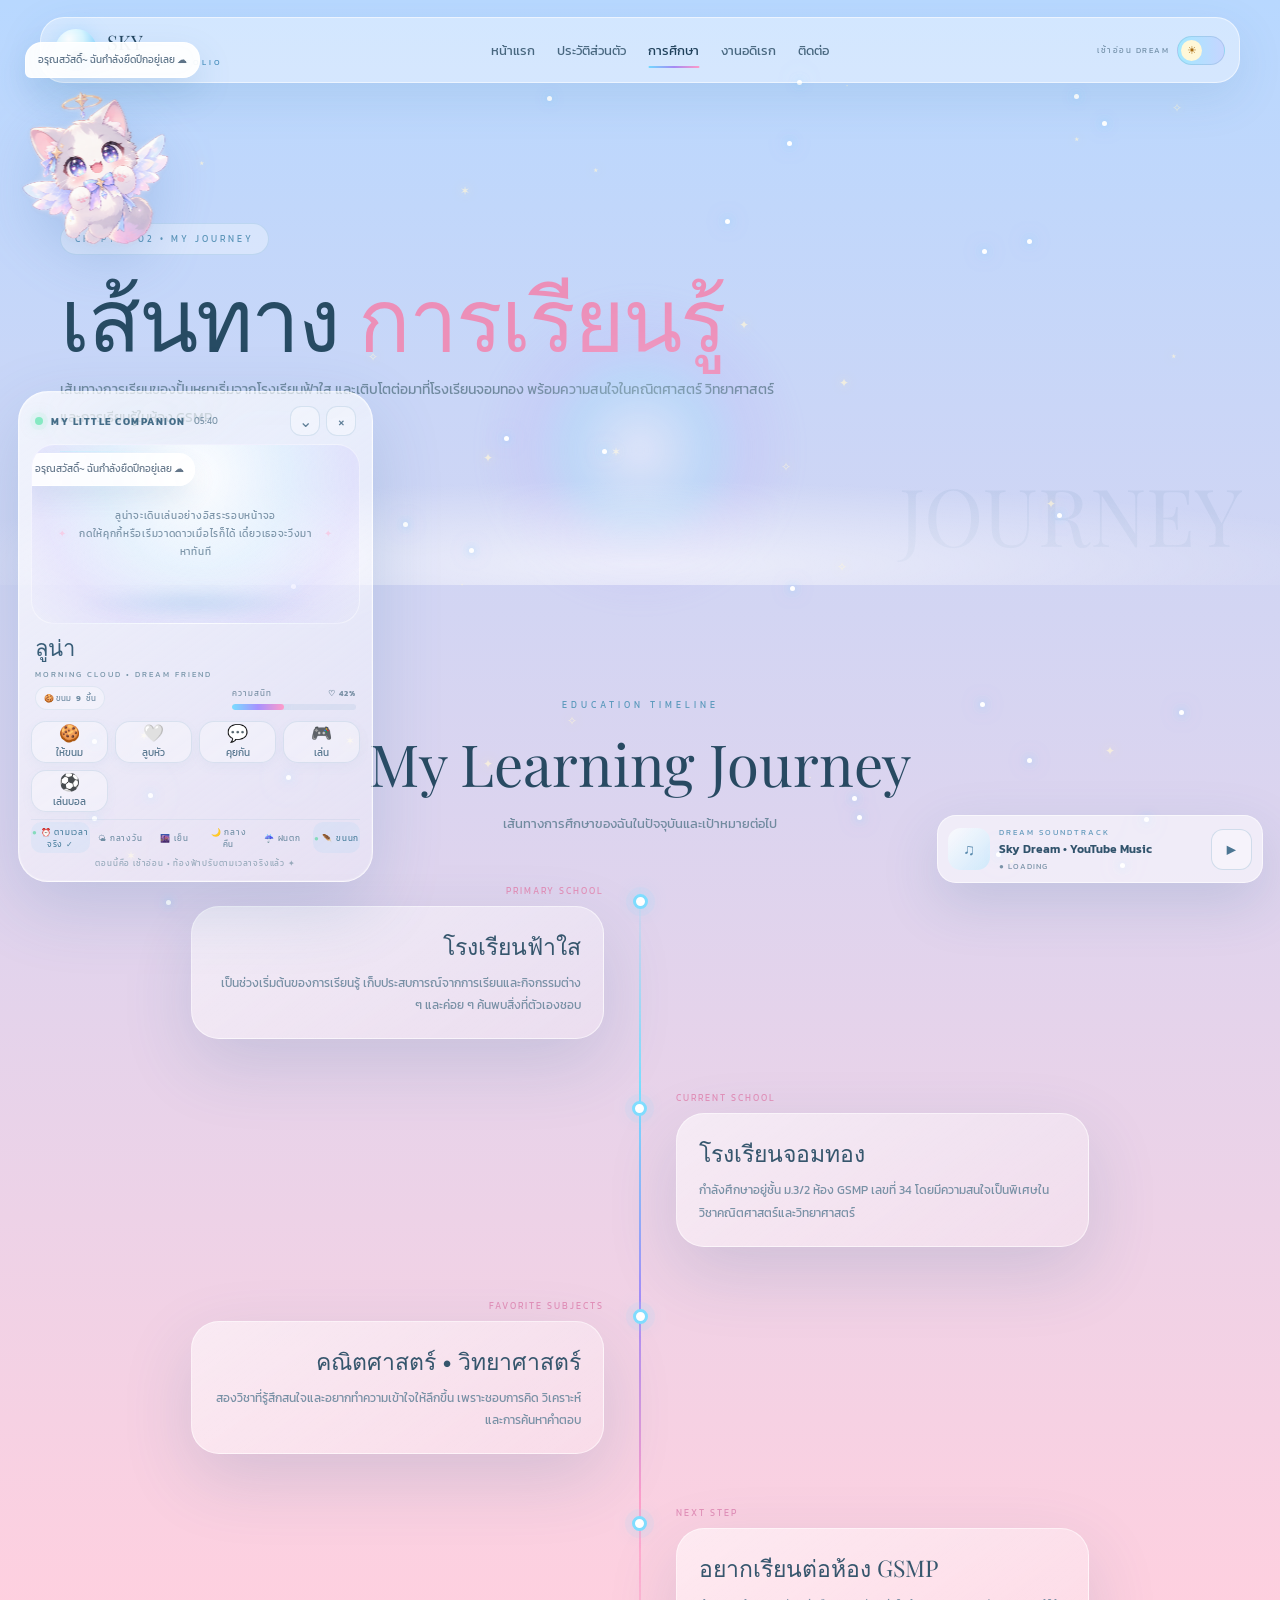
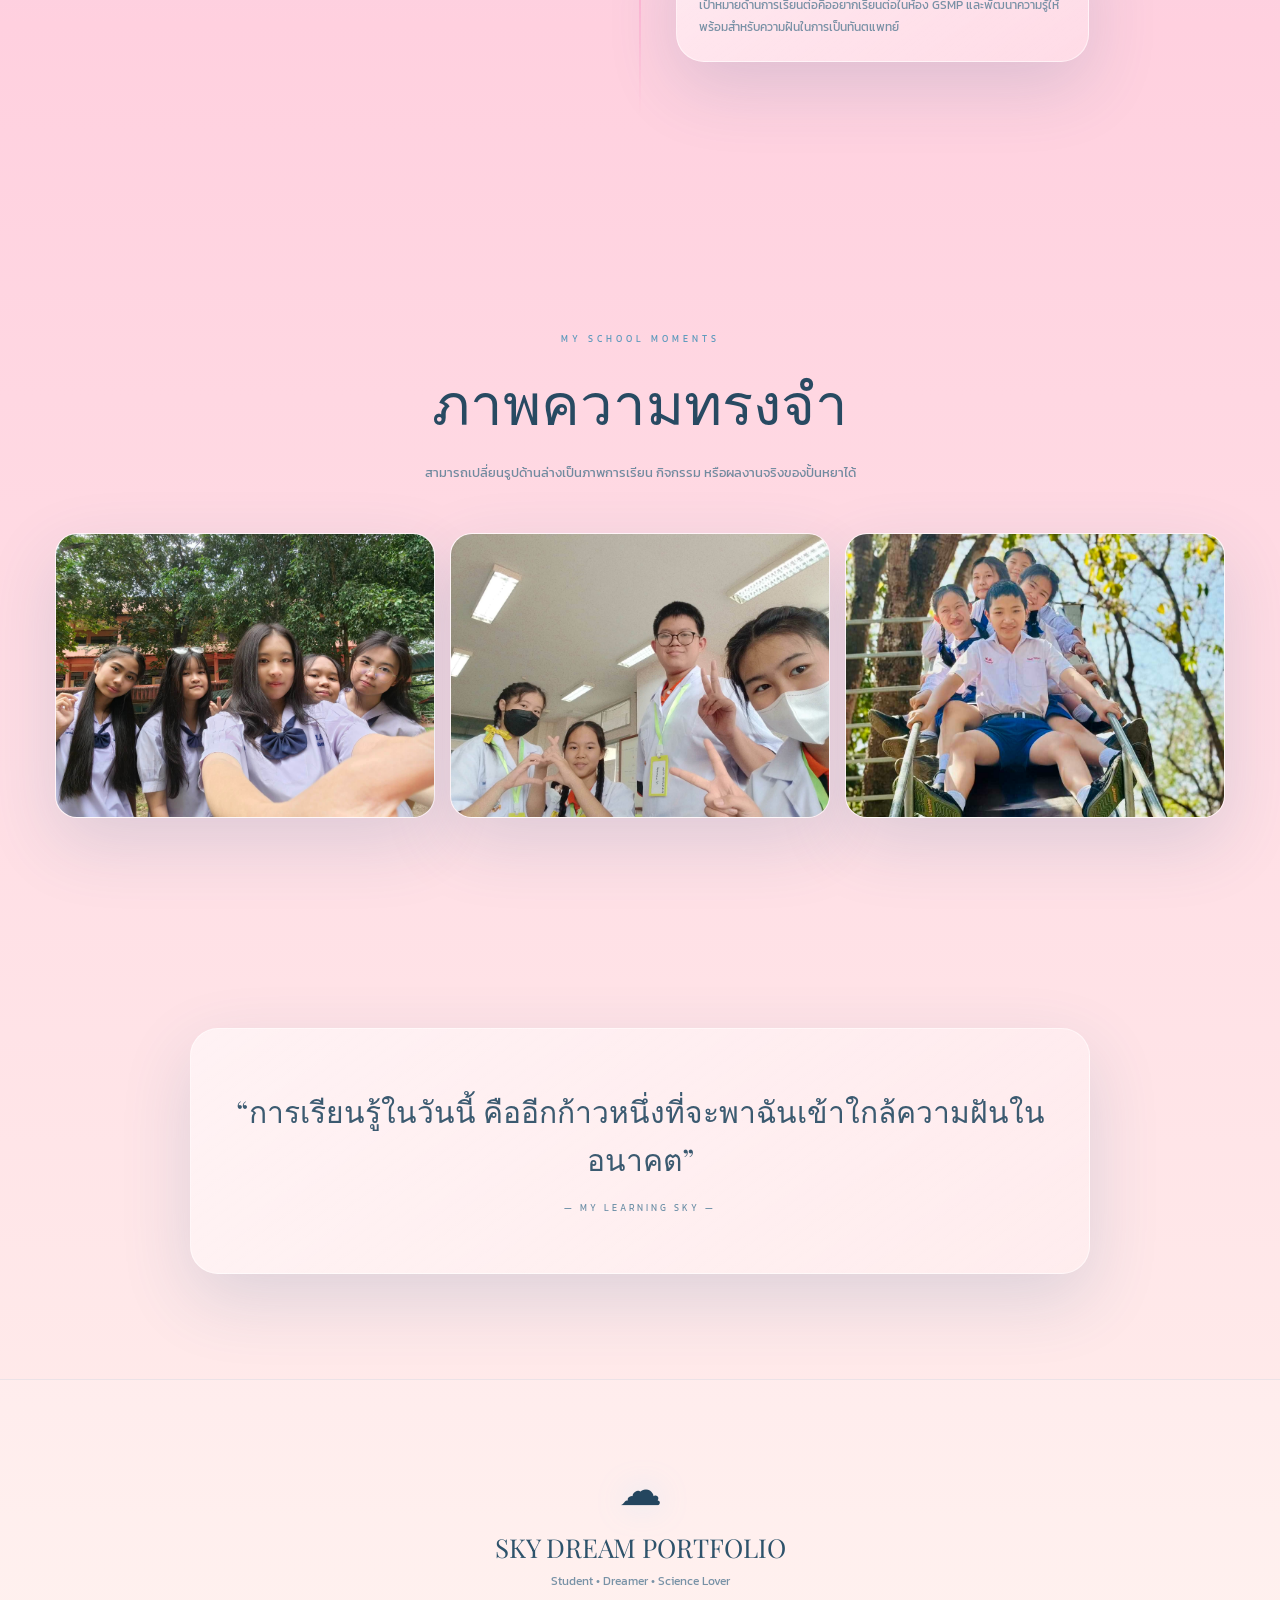
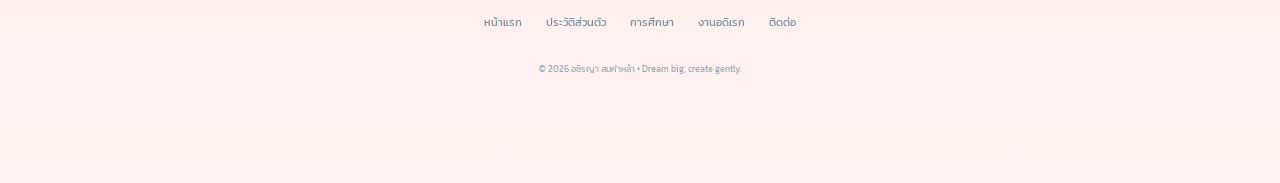
<file: education.html>
<!DOCTYPE html><html lang="th"><head><meta charset="UTF-8"><meta name="viewport" content="width=device-width, initial-scale=1.0"><meta name="description" content="SKY DREAM PORTFOLIO - Student Portfolio"><title>SKY DREAM PORTFOLIO | Education</title><style>
@import url('https://fonts.googleapis.com/css2?family=Kanit:wght@300;400;500;600;700&family=Playfair+Display:wght@400;500;600;700&display=swap');
:root{--sky:#8edcff;--sky2:#dff8ff;--cloud:#fff;--night:#101a42;--night2:#1b2856;--blue:#4f96ca;--purple:#9e87ef;--pink:#f19ac1;--text:#24465f;--muted:#728da2;--line:rgba(255,255,255,.55);--glass:rgba(255,255,255,.45);--ease:cubic-bezier(.2,.78,.25,1)}
*{margin:0;padding:0;box-sizing:border-box}html{scroll-behavior:smooth}body{min-height:100vh;overflow-x:hidden;font-family:'Kanit',sans-serif;color:var(--text);background:radial-gradient(circle at 15% 10%,rgba(255,255,255,.72),transparent 25%),radial-gradient(circle at 84% 16%,rgba(170,229,255,.65),transparent 30%),linear-gradient(180deg,#8bd9fa 0,#d8f6ff 44%,#f4fbff 100%);transition:background 1s,color .6s}body.night-mode{color:#edf6ff;background:radial-gradient(circle at 18% 10%,rgba(126,151,255,.12),transparent 25%),radial-gradient(circle at 82% 18%,rgba(205,139,255,.10),transparent 28%),linear-gradient(180deg,#07112f,#13204b 52%,#1c2852 100%)}a{color:inherit}button,input,textarea{font:inherit}::selection{background:#a4eaff;color:#173a58}
::-webkit-scrollbar{width:8px}::-webkit-scrollbar-track{background:#eaf8ff}::-webkit-scrollbar-thumb{background:linear-gradient(180deg,#80dafd,#a38df4,#ff9fc8);border-radius:20px}
#spaceCanvas{position:fixed;inset:0;width:100%;height:100%;z-index:1;pointer-events:none}#mouseGlow{position:fixed;left:50%;top:50%;width:320px;height:320px;transform:translate(-50%,-50%);border-radius:50%;pointer-events:none;z-index:9999;background:radial-gradient(circle,rgba(255,255,255,.34),rgba(135,221,255,.20) 30%,rgba(172,138,255,.09) 48%,transparent 72%);filter:blur(8px);mix-blend-mode:screen}.progress{position:fixed;left:0;top:0;width:100%;height:3px;z-index:2100;pointer-events:none}.progress span{display:block;width:0;height:100%;background:linear-gradient(90deg,#70d9ff,#aa8bff,#ff9cc8);box-shadow:0 0 12px rgba(112,217,255,.6)}
.site-header{position:fixed;top:17px;left:0;width:100%;padding:0 18px;z-index:1600}.navbar{width:min(1200px,100%);margin:auto;display:flex;align-items:center;justify-content:space-between;gap:15px;padding:11px 14px;border:1px solid rgba(255,255,255,.55);border-radius:24px;background:rgba(255,255,255,.38);backdrop-filter:blur(20px);box-shadow:0 15px 45px rgba(59,121,165,.13);transition:.35s var(--ease)}.night-mode .navbar{background:rgba(10,24,57,.58);border-color:rgba(182,210,255,.16)}.navbar.scrolled{background:rgba(255,255,255,.64);box-shadow:0 18px 55px rgba(44,104,148,.16)}.night-mode .navbar.scrolled{background:rgba(8,19,48,.86)}
.logo{display:flex;align-items:center;gap:10px;text-decoration:none;min-width:max-content}.logo-mark{width:42px;height:42px;display:grid;place-items:center;border-radius:50%;background:radial-gradient(circle at 33% 25%,#fff,#d9f6ff 34%,#9bdcff 63%,#a08aff 100%);box-shadow:0 0 18px rgba(105,197,255,.28);font-size:21px}.logo-copy{font:20px/1 'Playfair Display',serif}.logo-copy strong{display:block;margin-top:4px;color:#4b91be;font:8px 'Kanit',sans-serif;letter-spacing:3px}.night-mode .logo-copy strong{color:#9be6ff}.nav-links{display:flex;align-items:center;gap:22px}.nav-links a{position:relative;text-decoration:none;color:#48677f;font-size:13px;transition:.3s}.night-mode .nav-links a{color:#b7cae7}.nav-links a:after{content:'';position:absolute;left:50%;bottom:-8px;width:0;height:2px;transform:translateX(-50%);border-radius:99px;background:linear-gradient(90deg,#71d9ff,#a58af4,#ff9bc8);transition:.3s}.nav-links a:hover,.nav-links a.active{color:#20415b}.night-mode .nav-links a:hover,.night-mode .nav-links a.active{color:#fff}.nav-links a:hover:after,.nav-links a.active:after{width:100%}.theme-area{display:flex;align-items:center;gap:8px}.theme-label{font-size:8px;color:#7592aa;letter-spacing:1.5px;min-width:66px;text-align:right}.night-mode .theme-label{color:#8099b9}.theme-button{position:relative;width:48px;height:29px;border:1px solid rgba(74,130,171,.2);border-radius:99px;background:linear-gradient(90deg,#a3e8ff,#c6d5ff);cursor:pointer}.theme-button:after{content:'☀';position:absolute;left:3px;top:3px;width:21px;height:21px;display:grid;place-items:center;border-radius:50%;background:#fff8d8;color:#a96d12;font-size:11px;transition:.35s var(--ease)}.night-mode .theme-button{background:linear-gradient(90deg,#233667,#111b41)}.night-mode .theme-button:after{content:'☾';left:23px;background:#8295d6;color:#edf4ff}
.mobile-button{display:none;width:42px;height:42px;border-radius:14px;border:1px solid rgba(75,130,170,.16);background:rgba(255,255,255,.30);cursor:pointer;color:#2e516a}.night-mode .mobile-button{color:#fff;background:rgba(255,255,255,.04)}
.music-dock{position:fixed;right:17px;bottom:17px;z-index:1900;width:min(326px,calc(100vw - 34px));display:flex;align-items:center;gap:9px;padding:10px;border:1px solid rgba(255,255,255,.58);border-radius:19px;background:rgba(255,255,255,.56);backdrop-filter:blur(19px);box-shadow:0 20px 55px rgba(46,105,148,.17)}.night-mode .music-dock{background:rgba(10,22,54,.75);border-color:rgba(173,206,255,.15)}.music-orb{width:42px;height:42px;flex:none;display:grid;place-items:center;border-radius:13px;background:linear-gradient(135deg,rgba(255,255,255,.7),rgba(169,229,255,.45));color:#5a8bae}.night-mode .music-orb{color:#c3efff;background:linear-gradient(135deg,rgba(75,155,255,.12),rgba(167,123,255,.12))}.music-details{min-width:0;flex:1}.music-label{color:#669bbd;font-size:8px;letter-spacing:2px}.night-mode .music-label{color:#93ddff}.music-title{margin-top:2px;white-space:nowrap;overflow:hidden;text-overflow:ellipsis;color:#31536c;font-size:12px;font-weight:600}.night-mode .music-title{color:#edf7ff}.music-status{margin-top:2px;color:#7a93a8;font-size:8px;letter-spacing:1px}.night-mode .music-status{color:#8198b8}.music-action{width:41px;height:41px;display:grid;place-items:center;border-radius:12px;border:1px solid rgba(87,146,185,.24);background:rgba(255,255,255,.38);color:#4c7693;cursor:pointer;transition:.25s}.night-mode .music-action{color:#b9efff;background:rgba(255,255,255,.04);border-color:rgba(117,207,255,.21)}.music-action:hover{transform:scale(1.06);box-shadow:0 0 18px rgba(106,204,255,.20)}.youtube-frame-wrap{position:fixed;left:-10000px;top:-10000px;width:220px;height:200px;opacity:.001;pointer-events:none}.youtube-frame-wrap iframe{width:220px;height:200px;border:0}
.hero{position:relative;min-height:100vh;padding:160px 6% 95px;display:flex;align-items:center;overflow:hidden}.hero:before{content:'';position:absolute;left:-10%;right:-10%;bottom:-24%;height:52%;border-radius:50%;background:radial-gradient(ellipse at center,rgba(255,255,255,.76),rgba(225,247,255,.45) 42%,transparent 72%)}.night-mode .hero:before{background:radial-gradient(ellipse at center,rgba(79,104,168,.13),transparent 72%)}.hero-inner{width:min(1190px,100%);margin:auto;display:grid;grid-template-columns:1fr 1fr;gap:62px;align-items:center;position:relative;z-index:10}.hero-copy{text-align:left}.eyebrow{display:inline-flex;align-items:center;gap:8px;padding:8px 14px;border-radius:99px;color:#5795ba;border:1px solid rgba(89,158,204,.24);background:rgba(255,255,255,.43);font-size:10px;letter-spacing:2px}.night-mode .eyebrow{color:#9be6ff;background:rgba(255,255,255,.04);border-color:rgba(137,220,255,.17)}.chapter{display:block;margin-top:18px;color:#7b98ae;font-size:10px;letter-spacing:4px}.hero h1{margin-top:10px;color:#20465f;font:clamp(45px,6vw,80px)/1.05 'Playfair Display',serif;letter-spacing:-2px}.night-mode .hero h1{color:#eff7ff}.hero h1 span{color:#ee91b9;text-shadow:0 0 24px rgba(255,148,195,.18)}.role{margin-top:18px;color:#5998bd;font-size:10px;letter-spacing:3px}.night-mode .role{color:#8de3ff}.description{max-width:590px;margin-top:16px;color:#5f7c91;font-size:14px;line-height:2}.night-mode .description{color:#9bb0cf}.btn-row{display:flex;flex-wrap:wrap;gap:13px;margin-top:28px}.btn{min-height:45px;padding:0 20px;border-radius:99px;display:inline-flex;align-items:center;justify-content:center;gap:9px;text-decoration:none;border:1px solid transparent;font-size:13px;cursor:pointer;transition:.35s var(--ease)}.btn-primary{color:#1d4a65;background:linear-gradient(135deg,#a8ecff,#83d1f2);box-shadow:0 12px 32px rgba(70,170,221,.17)}.btn-primary:hover{transform:translateY(-4px);box-shadow:0 17px 38px rgba(70,170,221,.27)}.btn-secondary{color:#4f6b83;background:rgba(255,255,255,.38);border-color:rgba(82,139,180,.20)}.night-mode .btn-secondary{color:#e4f1ff;background:rgba(255,255,255,.03);border-color:rgba(164,204,255,.15)}.btn-secondary:hover{transform:translateY(-4px);border-color:rgba(255,149,199,.35);box-shadow:0 13px 32px rgba(255,149,199,.11)}.mini-stats{display:flex;width:max-content;max-width:100%;margin-top:35px;padding:14px 16px}.mini-stat{min-width:82px;padding:0 17px;text-align:center}.mini-stat+.mini-stat{border-left:1px solid rgba(87,139,176,.15)}.mini-stat strong{display:block;color:#e38db7;font:25px 'Playfair Display',serif}.mini-stat span{color:#7790a5;font-size:8px;letter-spacing:2px}.night-mode .mini-stat span{color:#7e95b5}
.sky-scene{position:relative;height:590px;isolation:isolate}.sun{position:absolute;right:12%;top:9%;width:130px;height:130px;border-radius:50%;background:radial-gradient(circle at 32% 28%,#fffef1,#fff8c6 33%,#ffdd73 68%,#ffc65a 100%);box-shadow:0 0 24px rgba(255,226,111,.65),0 0 90px rgba(255,221,124,.30);transition:.8s}.night-mode .sun{background:radial-gradient(circle at 35% 30%,#fff,#e3eaff 42%,#aab9ec 78%);box-shadow:0 0 25px rgba(221,236,255,.58),0 0 82px rgba(129,161,255,.21)}.sun:after{content:'';position:absolute;inset:-25px;border-radius:50%;border:1px dashed rgba(255,224,121,.18);animation:spin 20s linear infinite}.night-mode .sun:after{border-color:rgba(163,184,255,.11)}.cloud{position:absolute;z-index:7;filter:drop-shadow(0 14px 22px rgba(61,121,164,.10));animation:cloudFloat 12s ease-in-out infinite;pointer-events:none}.cloud-base{position:relative;width:235px;height:64px;border-radius:70px;background:linear-gradient(180deg,#fff,#effaff);box-shadow:inset 0 -9px 14px rgba(208,239,255,.55),0 10px 22px rgba(72,132,174,.10)}.cloud-base:before,.cloud-base:after{content:'';position:absolute;border-radius:50%;background:linear-gradient(180deg,#fff,#f1fbff);box-shadow:inset 0 -6px 12px rgba(208,238,253,.50)}.cloud-base:before{width:91px;height:91px;left:34px;bottom:21px}.cloud-base:after{width:114px;height:114px;right:33px;bottom:16px}.cloud-a{left:4%;top:24%}.cloud-b{right:-4%;top:43%;animation-delay:-4s;transform:scale(.83)}.cloud-c{left:30%;top:64%;transform:scale(.60);opacity:.80;animation-delay:-7s}.night-mode .cloud{opacity:.20}@keyframes cloudFloat{0%,100%{transform:translate(0,0)}50%{transform:translate(28px,-10px)}}.cloud-shadow{position:absolute;left:50%;bottom:55px;width:470px;height:90px;transform:translateX(-50%);border-radius:50%;background:radial-gradient(ellipse,rgba(85,150,192,.15),transparent 70%);filter:blur(16px)}.night-mode .cloud-shadow{background:radial-gradient(ellipse,rgba(91,121,193,.13),transparent 70%)}.sky-rainbow{position:absolute;left:5%;right:7%;bottom:9%;height:155px;border:15px solid rgba(255,139,177,.07);border-bottom-color:transparent;border-left-color:rgba(255,170,204,.09);border-right-color:rgba(157,183,255,.09);border-radius:50%;transform:rotate(-3deg)}.sky-label{position:absolute;right:0;bottom:18px;display:flex;align-items:center;gap:10px;padding:11px 15px;border-radius:18px;border:1px solid rgba(84,144,184,.20);background:rgba(255,255,255,.43);backdrop-filter:blur(15px)}.night-mode .sky-label{border-color:rgba(171,208,255,.14);background:rgba(8,21,53,.58)}.sky-label-icon{width:33px;height:33px;display:grid;place-items:center;border-radius:11px;background:rgba(146,225,255,.15);color:#5b94b7}.night-mode .sky-label-icon{color:#b9eaff}.sky-label strong{display:block;color:#467b9d;font:13px 'Playfair Display',serif;letter-spacing:2px}.night-mode .sky-label strong{color:#a8e5ff}.sky-label small{color:#7894a8;font-size:8px}.section{width:min(1170px,calc(100% - 40px));margin:auto;padding:105px 0}.section-heading{text-align:center;max-width:770px;margin:0 auto 48px}.section-heading small{color:#5b99bc;font-size:9px;letter-spacing:4px}.night-mode .section-heading small{color:#89deff}.section-heading h2{margin-top:10px;color:#284a62;font:clamp(35px,5vw,58px) 'Playfair Display',serif}.night-mode .section-heading h2{color:#eff7ff}.section-heading p{margin-top:10px;color:#718a9f;line-height:1.85;font-size:13px}.night-mode .section-heading p{color:#8fa5c3}
.glass{position:relative;border:1px solid rgba(255,255,255,.56);border-radius:28px;background:linear-gradient(145deg,rgba(255,255,255,.54),rgba(255,255,255,.25));backdrop-filter:blur(18px);box-shadow:0 25px 70px rgba(42,101,143,.16);overflow:hidden}.night-mode .glass{border-color:rgba(180,211,255,.12);background:linear-gradient(145deg,rgba(255,255,255,.06),rgba(255,255,255,.018));box-shadow:0 25px 70px rgba(0,0,0,.18)}.glass:before{content:'';position:absolute;inset:0;pointer-events:none;background:linear-gradient(120deg,transparent 17%,rgba(255,255,255,.18) 48%,transparent 78%);transform:translateX(-110%);transition:1.1s var(--ease)}.glass:hover:before{transform:translateX(110%)}.reveal{opacity:0;transform:translateY(32px);transition:opacity .85s var(--ease),transform .85s var(--ease)}.reveal.visible{opacity:1;transform:translateY(0)}.tilt{transform-style:preserve-3d;transition:transform .18s ease,box-shadow .35s,border-color .35s}.tilt:hover{border-color:rgba(99,184,229,.33);box-shadow:0 30px 76px rgba(42,108,151,.16)}
.chapter-grid{display:grid;grid-template-columns:repeat(3,1fr);gap:20px}.chapter-card{position:relative;min-height:282px;padding:31px;text-decoration:none;color:inherit;border-radius:28px;overflow:hidden}.chapter-card:after{content:'';position:absolute;right:-80px;top:-80px;width:190px;height:190px;border-radius:50%;filter:blur(7px);transition:.45s}.chapter-card.sky:after{background:radial-gradient(circle,rgba(113,220,255,.18),transparent 70%)}.chapter-card.purple:after{background:radial-gradient(circle,rgba(174,145,255,.17),transparent 70%)}.chapter-card.pink:after{background:radial-gradient(circle,rgba(255,151,199,.18),transparent 70%)}.chapter-card:hover:after{transform:scale(1.35)}.chapter-icon{width:57px;height:57px;display:grid;place-items:center;border-radius:18px;margin-bottom:28px;font-size:23px}.chapter-card.sky .chapter-icon{color:#5d9fc3;background:rgba(117,221,255,.14)}.chapter-card.purple .chapter-icon{color:#8c76cc;background:rgba(176,147,255,.13)}.chapter-card.pink .chapter-icon{color:#db82ae;background:rgba(255,154,205,.14)}.night-mode .chapter-card.sky .chapter-icon{color:#92e9ff;background:rgba(108,221,255,.05)}.chapter-card small{color:#788fa3;font-size:9px;letter-spacing:2px}.night-mode .chapter-card small{color:#748aaa}.chapter-card h3{margin-top:8px;color:#2c5069;font:25px 'Playfair Display',serif}.night-mode .chapter-card h3{color:#f1f8ff}.chapter-card p{max-width:330px;margin-top:9px;color:#718a9f;font-size:12px;line-height:1.8}.night-mode .chapter-card p{color:#8ea4c2}.chapter-card strong{position:absolute;left:31px;bottom:27px;color:#5598be;font-size:10px;letter-spacing:1px}.night-mode .chapter-card strong{color:#8fe8ff}.quote{max-width:900px;margin:auto;padding:58px 42px;text-align:center}.quote p{color:#3b5a70;font:clamp(21px,3vw,30px)/1.6 'Playfair Display',serif}.night-mode .quote p{color:#e0effe}.quote span{display:block;margin-top:18px;color:#6f91a8;font-size:9px;letter-spacing:3px}.footer{padding:78px 20px 105px;text-align:center;background:rgba(255,255,255,.17);border-top:1px solid rgba(91,148,185,.12)}.night-mode .footer{background:rgba(2,8,25,.34);border-top-color:rgba(151,195,255,.08)}.footer-mark{font-size:43px;animation:gentle 4s ease-in-out infinite;filter:drop-shadow(0 0 15px rgba(110,210,255,.25))}.footer h3{margin-top:8px;color:#2e536b;font:26px 'Playfair Display',serif}.night-mode .footer h3{color:#edf7ff}.footer p{margin-top:7px;color:#7892a6;font-size:12px}.night-mode .footer p{color:#7f95b7}.footer-links{display:flex;justify-content:center;flex-wrap:wrap;gap:24px;margin:24px 0}.footer-links a{color:#748da2;text-decoration:none;font-size:11px;transition:.3s}.night-mode .footer-links a{color:#8da4c4}.footer-links a:hover{color:#5b9fca}.footer small{color:#92a8b8;font-size:9px}.night-mode .footer small{color:#657b9d}
.mouse-star{position:fixed;pointer-events:none;z-index:99998;color:#fff;font-size:11px;text-shadow:0 0 8px #82ddff,0 0 15px #bf94ff;animation:mouseStar .75s ease-out forwards}@keyframes mouseStar{0%{opacity:1;transform:scale(.4)}100%{opacity:0;transform:translate(var(--mx),var(--my)) scale(1.6) rotate(180deg)}}.click-ripple{position:fixed;pointer-events:none;z-index:99997;width:12px;height:12px;border:2px solid #7bdcff;border-radius:50%;box-shadow:0 0 14px #7bdcff,0 0 28px #bf94ff;transform:translate(-50%,-50%);animation:ripple .85s ease-out forwards}@keyframes ripple{to{width:185px;height:185px;opacity:0}}.dream-particle{position:fixed;pointer-events:none;z-index:3;width:5px;height:5px;border-radius:50%;background:#fff;box-shadow:0 0 8px #8adfff,0 0 18px rgba(173,137,255,.55);animation:drift var(--dur) ease-in-out infinite alternate}@keyframes drift{from{transform:translate(0,0) scale(.5);opacity:.2}to{transform:translate(var(--dx),var(--dy)) scale(1.4);opacity:1}}
.moon-stars{position:fixed;inset:0;z-index:2;pointer-events:none;opacity:0;transition:opacity .7s}.night-mode .moon-stars{opacity:1}.moon-star{position:absolute;width:3px;height:3px;border-radius:50%;background:#fff;box-shadow:0 0 7px #fff,0 0 15px #97b7ff;animation:blink var(--t) ease-in-out infinite}@keyframes blink{0%,100%{opacity:.2;transform:scale(.6)}50%{opacity:1;transform:scale(1.4)}}.dynamic-cloud-layer{position:fixed;inset:0;overflow:hidden;pointer-events:none;z-index:2}.dynamic-cloud{position:absolute;left:-350px;width:300px;height:72px;border-radius:60px;background:linear-gradient(180deg,#fff,#eefaff);opacity:.62;box-shadow:0 14px 22px rgba(58,123,165,.08);animation:cloudAcross var(--ct) linear infinite}.dynamic-cloud:before,.dynamic-cloud:after{content:'';position:absolute;bottom:20px;border-radius:50%;background:linear-gradient(180deg,#fff,#f3fcff)}.dynamic-cloud:before{left:44px;width:92px;height:92px}.dynamic-cloud:after{right:40px;width:115px;height:115px}.night-mode .dynamic-cloud{opacity:.10}@keyframes cloudAcross{to{transform:translateX(calc(100vw + 750px))}}
.page-hero{position:relative;min-height:65vh;padding:165px 24px 75px;display:flex;align-items:flex-end;overflow:hidden}.page-hero:after{content:'';position:absolute;left:-10%;right:-10%;bottom:-65px;height:170px;border-radius:50%;background:radial-gradient(ellipse,rgba(255,255,255,.60),transparent 70%)}.night-mode .page-hero:after{background:radial-gradient(ellipse,rgba(70,95,160,.11),transparent 70%)}.hero-inner-copy{width:min(1160px,100%);margin:auto;position:relative;z-index:6}.page-kicker{display:inline-flex;padding:8px 14px;border-radius:99px;color:#5b95b8;border:1px solid rgba(90,158,202,.22);background:rgba(255,255,255,.35);font-size:9px;letter-spacing:3px}.night-mode .page-kicker{color:#91e1ff;background:rgba(255,255,255,.04);border-color:rgba(141,222,255,.15)}.page-title{margin-top:17px;color:#274b63;font:clamp(46px,7vw,87px)/1 'Playfair Display',serif;letter-spacing:-2px}.night-mode .page-title{color:#eef7ff}.page-title .accent{color:#ec8fb8}.page-subtitle{max-width:720px;margin-top:17px;color:#708a9f;font-size:14px;line-height:1.95}.night-mode .page-subtitle{color:#94a8c6}.page-line{width:100px;height:1px;margin-top:20px;background:linear-gradient(90deg,#74dfff,transparent)}.page-watermark{position:absolute;right:3%;bottom:3%;color:rgba(46,103,141,.07);font:80px 'Playfair Display',serif;pointer-events:none}.night-mode .page-watermark{color:rgba(198,221,255,.025)}
.profile-layout{display:grid;grid-template-columns:.9fr 1.1fr;gap:22px}.profile-panel{padding:25px}.image-frame{position:relative;aspect-ratio:4/5;overflow:hidden;border-radius:24px;border:1px solid rgba(83,145,185,.18);background:linear-gradient(145deg,#e0f7ff,#f2fbff,#dcecff)}.night-mode .image-frame{border-color:rgba(175,207,255,.11);background:linear-gradient(145deg,#10214c,#172650,#111a3c)}.image-frame img{width:100%;height:100%;display:block;object-fit:cover}.profile-name{margin-top:21px;color:#294b63;font:35px 'Playfair Display',serif}.night-mode .profile-name{color:#f0f7ff}.profile-role{margin-top:6px;color:#5a96bb;font-size:10px;letter-spacing:2px}.night-mode .profile-role{color:#8fe4ff}.profile-bio{margin-top:14px;color:#6f889c;font-size:13px;line-height:1.9}.night-mode .profile-bio{color:#8fa4c1}.tag-row{display:flex;flex-wrap:wrap;gap:8px;margin-top:17px}.tag{padding:7px 10px;border-radius:99px;border:1px solid rgba(83,143,181,.14);background:rgba(255,255,255,.28);color:#6e879b;font-size:9px}.night-mode .tag{color:#a1b7d4;border-color:rgba(165,204,255,.09);background:rgba(255,255,255,.03)}.callout{margin-top:17px;padding:18px 19px;border-radius:19px;border-left:3px solid #8edfff;background:rgba(255,255,255,.20)}.night-mode .callout{background:rgba(255,255,255,.03);border-left-color:#a38df3}.callout strong{color:#548db1;font-size:9px;letter-spacing:2px}.night-mode .callout strong{color:#91ddff}.callout p{margin-top:7px;color:#728b9f;font-size:12px;line-height:1.8}.night-mode .callout p{color:#91a6c3}.stat-grid{display:grid;grid-template-columns:repeat(3,1fr);gap:13px}.stat-card{padding:20px 12px;text-align:center}.stat-card strong{display:block;color:#e28db7;font:32px 'Playfair Display',serif}.stat-card span{color:#7890a5;font-size:8px;letter-spacing:2px}.info-grid{display:grid;grid-template-columns:repeat(2,1fr);gap:14px}.info-card{min-height:125px;padding:22px}.info-card small{color:#6599ba;font-size:8px;letter-spacing:3px}.night-mode .info-card small{color:#87ddff}.info-card h3{margin-top:6px;color:#35566e;font-size:18px}.night-mode .info-card h3{color:#eff7ff}.info-card p{margin-top:5px;color:#7890a5;font-size:11px;line-height:1.8}.night-mode .info-card p{color:#8da3c0}.skill-list{display:grid;gap:12px}.skill-card{padding:17px 19px}.skill-top{display:flex;justify-content:space-between;color:#58758c;font-size:11px}.night-mode .skill-top{color:#c4d6ed}.skill-top span{color:#7d95aa}.skill-bar{height:7px;margin-top:9px;border-radius:99px;background:rgba(77,128,166,.10);overflow:hidden}.skill-bar i{display:block;width:var(--level);height:100%;border-radius:99px;background:linear-gradient(90deg,#8ce4ff,#a793ff,#ff9dca);box-shadow:0 0 13px rgba(126,221,255,.18)}
.timeline{position:relative;width:min(970px,100%);margin:auto}.timeline:before{content:'';position:absolute;left:50%;top:0;bottom:0;width:2px;transform:translateX(-50%);background:linear-gradient(180deg,transparent,#77deff,#a48df7,#ff9fc9,transparent)}.timeline-item{position:relative;width:50%;padding:0 36px 52px}.timeline-item:nth-child(odd){left:0;text-align:right}.timeline-item:nth-child(even){left:50%;text-align:left}.timeline-dot{position:absolute;top:10px;width:15px;height:15px;border-radius:50%;background:#fff;border:3px solid #80ddff;box-shadow:0 0 0 7px rgba(126,221,255,.09),0 0 20px rgba(126,221,255,.30)}.timeline-item:nth-child(odd) .timeline-dot{right:-8px}.timeline-item:nth-child(even) .timeline-dot{left:-8px}.timeline-year{color:#e290b8;font-size:9px;letter-spacing:2px}.timeline-card{margin-top:8px;padding:22px}.timeline-card h3{color:#36566d;font:23px 'Playfair Display',serif}.night-mode .timeline-card h3{color:#eff7ff}.timeline-card p{margin-top:7px;color:#7890a5;font-size:12px;line-height:1.85}.night-mode .timeline-card p{color:#8fa4c1}.edu-gallery{display:grid;grid-template-columns:repeat(3,1fr);gap:15px}.gallery-card{position:relative;aspect-ratio:4/3;border-radius:22px;overflow:hidden}.gallery-card img{width:100%;height:100%;object-fit:cover;display:block;transition:.7s var(--ease)}.gallery-card:hover img{transform:scale(1.07)}
.hobby-grid{display:grid;grid-template-columns:repeat(12,1fr);gap:16px}.hobby-card{position:relative;min-height:290px;border-radius:24px;overflow:hidden}.hobby-card:nth-child(1){grid-column:span 7}.hobby-card:nth-child(2){grid-column:span 5}.hobby-card:nth-child(3){grid-column:span 4}.hobby-card:nth-child(4){grid-column:span 4}.hobby-card:nth-child(5){grid-column:span 4}.hobby-card:nth-child(6){grid-column:span 12}.hobby-card img{width:100%;height:100%;display:block;object-fit:cover;transition:.75s var(--ease)}.hobby-card:hover img{transform:scale(1.06)}.hobby-overlay{position:absolute;inset:0;display:flex;flex-direction:column;justify-content:flex-end;padding:24px;color:#fff;background:linear-gradient(180deg,transparent 35%,rgba(27,54,78,.90))}.hobby-overlay small{color:#a4e7ff;font-size:8px;letter-spacing:3px}.hobby-overlay h3{margin-top:5px;font:25px 'Playfair Display',serif}.hobby-overlay p{max-width:500px;margin-top:6px;color:#cde5ef;font-size:11px;line-height:1.7}.favorite{display:grid;grid-template-columns:1fr .95fr;gap:18px;align-items:center}.favorite-copy{padding:31px}.favorite-copy small{color:#e88fb9;font-size:8px;letter-spacing:3px}.favorite-copy h3{margin-top:10px;color:#2e5068;font:42px 'Playfair Display',serif}.night-mode .favorite-copy h3{color:#eff7ff}.favorite-copy p{margin-top:13px;color:#7891a5;font-size:13px;line-height:1.95}.night-mode .favorite-copy p{color:#90a4c2}
.contact-grid{display:grid;grid-template-columns:1.05fr .95fr;gap:19px}.contact-stack{display:grid;gap:14px}.contact-card{padding:23px;display:flex;align-items:flex-start;gap:14px}.contact-icon{width:50px;height:50px;flex:none;display:grid;place-items:center;border-radius:17px;background:rgba(127,221,255,.11);color:#5c9cc0}.night-mode .contact-icon{color:#9fe8ff;background:rgba(117,216,255,.05)}.contact-card small{color:#7391a7;font-size:8px;letter-spacing:3px}.contact-card h3{margin-top:4px;color:#34566c;font-size:18px}.night-mode .contact-card h3{color:#eef7ff}.contact-card p{margin-top:4px;color:#7e95a8;font-size:11px}.night-mode .contact-card p{color:#8da3c0}.form-card{padding:28px}.form-grid{display:grid;grid-template-columns:repeat(2,1fr);gap:13px}.field{display:grid;gap:7px}.field.full{grid-column:1/-1}.field label{color:#7491a7;font-size:8px;letter-spacing:2.5px}.night-mode .field label{color:#8097b9}.field input,.field textarea{width:100%;outline:none;border:1px solid rgba(82,138,179,.15);border-radius:15px;padding:12px 13px;color:#31556e;background:rgba(255,255,255,.30);transition:.3s}.night-mode .field input,.night-mode .field textarea{color:#eef7ff;border-color:rgba(168,203,255,.12);background:rgba(255,255,255,.03)}.field textarea{min-height:130px;resize:vertical}.field input:focus,.field textarea:focus{border-color:rgba(101,204,255,.40);box-shadow:0 0 0 4px rgba(101,204,255,.05)}.form-note{margin-top:10px;color:#7e95a9;font-size:9px;line-height:1.8}.form-status{margin-top:10px;min-height:18px;color:#5999be;font-size:10px}.night-mode .form-status{color:#8ce7ff}
.entrance{position:fixed;inset:0;z-index:50000;display:flex;align-items:center;justify-content:center;overflow:hidden;background:linear-gradient(180deg,#7bd3f5,#c3efff 52%,#f4fcff);transition:opacity 1s var(--ease),visibility 1s var(--ease),transform 1s var(--ease)}.night-mode .entrance{background:linear-gradient(180deg,#09163a,#142652 52%,#202c56)}body.loaded .entrance{opacity:0;visibility:hidden;pointer-events:none;transform:scale(1.04)}.entrance-sun{position:absolute;right:9%;top:9%;width:125px;height:125px;border-radius:50%;background:#fff3ac;box-shadow:0 0 32px rgba(255,226,119,.67),0 0 90px rgba(255,226,119,.28)}.entrance-title{text-align:center;position:relative;z-index:7}.entrance-title small{color:#326486;font-size:10px;letter-spacing:5px}.night-mode .entrance-title small{color:#91e2ff}.entrance-title h1{margin-top:14px;color:#214a65;font:clamp(56px,10vw,112px)/.88 'Playfair Display',serif;letter-spacing:4px}.night-mode .entrance-title h1{color:#eef7ff}.entrance-title h1 span{display:block;margin-top:11px;color:#ee91ba;font-size:.44em;letter-spacing:10px}.entrance-title p{margin-top:21px;color:#57768d;font:19px 'Playfair Display',serif;font-style:italic}.night-mode .entrance-title p{color:#a8bedb}.entrance-button{margin-top:29px;min-height:47px;padding:0 25px;border-radius:99px;border:1px solid rgba(85,147,190,.24);background:rgba(255,255,255,.54);color:#35627e;cursor:pointer;box-shadow:0 12px 30px rgba(48,119,160,.12);transition:.35s}.night-mode .entrance-button{background:rgba(255,255,255,.05);color:#e7f6ff;border-color:rgba(152,209,255,.17)}.entrance-button:hover{transform:translateY(-4px) scale(1.03);box-shadow:0 18px 38px rgba(48,119,160,.20)}.entrance-hint{margin-top:9px;color:#7693a9;font-size:8px;letter-spacing:3px}.night-mode .entrance-hint{color:#7890b0}.entrance-cloud{position:absolute;z-index:4;filter:drop-shadow(0 16px 25px rgba(63,127,166,.11));opacity:.96}.entrance-cloud .cloud-base{width:295px;height:77px}.entrance-cloud .cloud-base:before{width:111px;height:111px}.entrance-cloud .cloud-base:after{width:140px;height:140px}.ec1{left:4%;top:58%;transform:scale(.75)}.ec2{right:2%;top:64%;transform:scale(.62)}.decoration-line{position:absolute;left:50%;width:min(600px,65vw);height:1px;transform:translateX(-50%);background:linear-gradient(90deg,transparent,rgba(255,255,255,.8),transparent);opacity:.46}.decoration-line.top{top:25%}.decoration-line.bottom{bottom:24%}.floating-dot{position:absolute;width:8px;height:8px;border-radius:50%;background:#fff;box-shadow:0 0 12px #fff,0 0 23px #8ddfff;animation:dotFloat var(--dt) ease-in-out infinite}.d1{left:18%;top:19%;--dt:4s}.d2{left:78%;top:33%;--dt:5s}.d3{left:35%;top:71%;--dt:6s}.d4{left:62%;top:76%;--dt:4.5s}@keyframes dotFloat{0%,100%{transform:translate(0,0);opacity:.25}50%{transform:translate(var(--dx),var(--dy));opacity:1}}
@keyframes spin{to{transform:rotate(360deg)}}@keyframes gentle{50%{transform:translateY(-8px) rotate(2deg)}}
@media(max-width:1050px){.hero-inner{grid-template-columns:1fr;gap:22px}.hero-copy{text-align:center}.description{margin-inline:auto}.btn-row,.mini-stats{justify-content:center;margin-inline:auto}.sky-scene{height:500px}.chapter-grid{grid-template-columns:1fr}.profile-layout,.contact-grid,.favorite{grid-template-columns:1fr}.edu-gallery{grid-template-columns:1fr 1fr}}
@media(max-width:780px){.nav-links{display:none}.mobile-button{display:grid;place-items:center}.navbar{padding:9px 10px}.site-header{top:8px}.hero{padding:125px 20px 68px}.sky-scene{height:430px}.sun{width:92px;height:92px;right:8%;top:10%}.cloud-base{transform:scale(.78);transform-origin:left center}.cloud-b .cloud-base{transform:scale(.64);transform-origin:right center}.cloud-c{display:none}.sky-label{right:50%;transform:translateX(50%)}.page-hero{min-height:59vh;padding:140px 20px 58px}.timeline:before{left:18px}.timeline-item,.timeline-item:nth-child(odd),.timeline-item:nth-child(even){width:100%;left:0;padding-left:48px;padding-right:0;text-align:left}.timeline-item:nth-child(odd) .timeline-dot,.timeline-item:nth-child(even) .timeline-dot{left:11px;right:auto}.edu-gallery{grid-template-columns:1fr}.hobby-grid{grid-template-columns:1fr}.hobby-card,.hobby-card:nth-child(n){grid-column:auto;min-height:260px}.info-grid,.stat-grid{grid-template-columns:1fr 1fr}.form-grid{grid-template-columns:1fr}.field.full{grid-column:auto}.music-dock{right:10px;bottom:10px;width:calc(100vw - 20px)}}
@media(max-width:520px){#mouseGlow{display:none}.hero h1{font-size:43px}.page-title{font-size:43px}.entrance-title h1{font-size:53px}.entrance-title h1 span{letter-spacing:6px}.entrance-sun{width:78px;height:78px}.mini-stat{min-width:0;flex:1;padding:0 9px}.mini-stats{width:100%}.info-grid,.stat-grid{grid-template-columns:1fr}.section{width:calc(100% - 26px);padding:76px 0}.profile-panel{padding:18px}.favorite-copy{padding:23px}.favorite-copy h3{font-size:35px}.theme-label{display:none}}
@media(prefers-reduced-motion:reduce){*,*:before,*:after{animation-duration:.01ms!important;animation-iteration-count:1!important;transition-duration:.01ms!important;scroll-behavior:auto!important}}

/* ============================================================
   SKY DETAIL MODULE 001
   Decorative utility reserved for future portfolio sections.
============================================================ */
.sky-detail-001{
    position:relative;
    isolation:isolate;
}
.sky-detail-001::before{
    content:"";
    position:absolute;
    inset:3px;
    border-radius:13px;
    pointer-events:none;
    background:linear-gradient(91deg,rgba(255,255,255,.03),transparent 60%);
}
.sky-detail-001::after{
    content:"✦";
    position:absolute;
    right:9px;
    top:8px;
    color:rgba(118,213,255,.20);
    font-size:8px;
    pointer-events:none;
}

/* ============================================================
   SKY DETAIL MODULE 002
   Decorative utility reserved for future portfolio sections.
============================================================ */
.sky-detail-002{
    position:relative;
    isolation:isolate;
}
.sky-detail-002::before{
    content:"";
    position:absolute;
    inset:4px;
    border-radius:14px;
    pointer-events:none;
    background:linear-gradient(92deg,rgba(255,255,255,.03),transparent 60%);
}
.sky-detail-002::after{
    content:"✦";
    position:absolute;
    right:10px;
    top:9px;
    color:rgba(118,213,255,.20);
    font-size:9px;
    pointer-events:none;
}

/* ============================================================
   SKY DETAIL MODULE 003
   Decorative utility reserved for future portfolio sections.
============================================================ */
.sky-detail-003{
    position:relative;
    isolation:isolate;
}
.sky-detail-003::before{
    content:"";
    position:absolute;
    inset:5px;
    border-radius:15px;
    pointer-events:none;
    background:linear-gradient(93deg,rgba(255,255,255,.03),transparent 60%);
}
.sky-detail-003::after{
    content:"✦";
    position:absolute;
    right:11px;
    top:10px;
    color:rgba(118,213,255,.20);
    font-size:10px;
    pointer-events:none;
}

/* ============================================================
   SKY DETAIL MODULE 004
   Decorative utility reserved for future portfolio sections.
============================================================ */
.sky-detail-004{
    position:relative;
    isolation:isolate;
}
.sky-detail-004::before{
    content:"";
    position:absolute;
    inset:6px;
    border-radius:16px;
    pointer-events:none;
    background:linear-gradient(94deg,rgba(255,255,255,.03),transparent 60%);
}
.sky-detail-004::after{
    content:"✦";
    position:absolute;
    right:12px;
    top:11px;
    color:rgba(118,213,255,.20);
    font-size:11px;
    pointer-events:none;
}

/* ============================================================
   SKY DETAIL MODULE 005
   Decorative utility reserved for future portfolio sections.
============================================================ */
.sky-detail-005{
    position:relative;
    isolation:isolate;
}
.sky-detail-005::before{
    content:"";
    position:absolute;
    inset:7px;
    border-radius:17px;
    pointer-events:none;
    background:linear-gradient(95deg,rgba(255,255,255,.03),transparent 60%);
}
.sky-detail-005::after{
    content:"✦";
    position:absolute;
    right:13px;
    top:12px;
    color:rgba(118,213,255,.20);
    font-size:12px;
    pointer-events:none;
}

/* ============================================================
   SKY DETAIL MODULE 006
   Decorative utility reserved for future portfolio sections.
============================================================ */
.sky-detail-006{
    position:relative;
    isolation:isolate;
}
.sky-detail-006::before{
    content:"";
    position:absolute;
    inset:2px;
    border-radius:18px;
    pointer-events:none;
    background:linear-gradient(96deg,rgba(255,255,255,.03),transparent 60%);
}
.sky-detail-006::after{
    content:"✦";
    position:absolute;
    right:14px;
    top:13px;
    color:rgba(118,213,255,.20);
    font-size:13px;
    pointer-events:none;
}

/* ============================================================
   SKY DETAIL MODULE 007
   Decorative utility reserved for future portfolio sections.
============================================================ */
.sky-detail-007{
    position:relative;
    isolation:isolate;
}
.sky-detail-007::before{
    content:"";
    position:absolute;
    inset:3px;
    border-radius:19px;
    pointer-events:none;
    background:linear-gradient(97deg,rgba(255,255,255,.03),transparent 60%);
}
.sky-detail-007::after{
    content:"✦";
    position:absolute;
    right:15px;
    top:14px;
    color:rgba(118,213,255,.20);
    font-size:7px;
    pointer-events:none;
}

/* ============================================================
   SKY DETAIL MODULE 008
   Decorative utility reserved for future portfolio sections.
============================================================ */
.sky-detail-008{
    position:relative;
    isolation:isolate;
}
.sky-detail-008::before{
    content:"";
    position:absolute;
    inset:4px;
    border-radius:20px;
    pointer-events:none;
    background:linear-gradient(98deg,rgba(255,255,255,.03),transparent 60%);
}
.sky-detail-008::after{
    content:"✦";
    position:absolute;
    right:16px;
    top:15px;
    color:rgba(118,213,255,.20);
    font-size:8px;
    pointer-events:none;
}

/* ============================================================
   SKY DETAIL MODULE 009
   Decorative utility reserved for future portfolio sections.
============================================================ */
.sky-detail-009{
    position:relative;
    isolation:isolate;
}
.sky-detail-009::before{
    content:"";
    position:absolute;
    inset:5px;
    border-radius:12px;
    pointer-events:none;
    background:linear-gradient(99deg,rgba(255,255,255,.03),transparent 60%);
}
.sky-detail-009::after{
    content:"✦";
    position:absolute;
    right:17px;
    top:16px;
    color:rgba(118,213,255,.20);
    font-size:9px;
    pointer-events:none;
}

/* ============================================================
   SKY DETAIL MODULE 010
   Decorative utility reserved for future portfolio sections.
============================================================ */
.sky-detail-010{
    position:relative;
    isolation:isolate;
}
.sky-detail-010::before{
    content:"";
    position:absolute;
    inset:6px;
    border-radius:13px;
    pointer-events:none;
    background:linear-gradient(100deg,rgba(255,255,255,.03),transparent 60%);
}
.sky-detail-010::after{
    content:"✦";
    position:absolute;
    right:18px;
    top:17px;
    color:rgba(118,213,255,.20);
    font-size:10px;
    pointer-events:none;
}

/* ============================================================
   SKY DETAIL MODULE 011
   Decorative utility reserved for future portfolio sections.
============================================================ */
.sky-detail-011{
    position:relative;
    isolation:isolate;
}
.sky-detail-011::before{
    content:"";
    position:absolute;
    inset:7px;
    border-radius:14px;
    pointer-events:none;
    background:linear-gradient(101deg,rgba(255,255,255,.03),transparent 60%);
}
.sky-detail-011::after{
    content:"✦";
    position:absolute;
    right:19px;
    top:7px;
    color:rgba(118,213,255,.20);
    font-size:11px;
    pointer-events:none;
}

/* ============================================================
   SKY DETAIL MODULE 012
   Decorative utility reserved for future portfolio sections.
============================================================ */
.sky-detail-012{
    position:relative;
    isolation:isolate;
}
.sky-detail-012::before{
    content:"";
    position:absolute;
    inset:2px;
    border-radius:15px;
    pointer-events:none;
    background:linear-gradient(102deg,rgba(255,255,255,.03),transparent 60%);
}
.sky-detail-012::after{
    content:"✦";
    position:absolute;
    right:20px;
    top:8px;
    color:rgba(118,213,255,.20);
    font-size:12px;
    pointer-events:none;
}

/* ============================================================
   SKY DETAIL MODULE 013
   Decorative utility reserved for future portfolio sections.
============================================================ */
.sky-detail-013{
    position:relative;
    isolation:isolate;
}
.sky-detail-013::before{
    content:"";
    position:absolute;
    inset:3px;
    border-radius:16px;
    pointer-events:none;
    background:linear-gradient(103deg,rgba(255,255,255,.03),transparent 60%);
}
.sky-detail-013::after{
    content:"✦";
    position:absolute;
    right:21px;
    top:9px;
    color:rgba(118,213,255,.20);
    font-size:13px;
    pointer-events:none;
}

/* ============================================================
   SKY DETAIL MODULE 014
   Decorative utility reserved for future portfolio sections.
============================================================ */
.sky-detail-014{
    position:relative;
    isolation:isolate;
}
.sky-detail-014::before{
    content:"";
    position:absolute;
    inset:4px;
    border-radius:17px;
    pointer-events:none;
    background:linear-gradient(104deg,rgba(255,255,255,.03),transparent 60%);
}
.sky-detail-014::after{
    content:"✦";
    position:absolute;
    right:8px;
    top:10px;
    color:rgba(118,213,255,.20);
    font-size:7px;
    pointer-events:none;
}

/* ============================================================
   SKY DETAIL MODULE 015
   Decorative utility reserved for future portfolio sections.
============================================================ */
.sky-detail-015{
    position:relative;
    isolation:isolate;
}
.sky-detail-015::before{
    content:"";
    position:absolute;
    inset:5px;
    border-radius:18px;
    pointer-events:none;
    background:linear-gradient(105deg,rgba(255,255,255,.03),transparent 60%);
}
.sky-detail-015::after{
    content:"✦";
    position:absolute;
    right:9px;
    top:11px;
    color:rgba(118,213,255,.20);
    font-size:8px;
    pointer-events:none;
}

/* ============================================================
   SKY DETAIL MODULE 016
   Decorative utility reserved for future portfolio sections.
============================================================ */
.sky-detail-016{
    position:relative;
    isolation:isolate;
}
.sky-detail-016::before{
    content:"";
    position:absolute;
    inset:6px;
    border-radius:19px;
    pointer-events:none;
    background:linear-gradient(106deg,rgba(255,255,255,.03),transparent 60%);
}
.sky-detail-016::after{
    content:"✦";
    position:absolute;
    right:10px;
    top:12px;
    color:rgba(118,213,255,.20);
    font-size:9px;
    pointer-events:none;
}

/* ============================================================
   SKY DETAIL MODULE 017
   Decorative utility reserved for future portfolio sections.
============================================================ */
.sky-detail-017{
    position:relative;
    isolation:isolate;
}
.sky-detail-017::before{
    content:"";
    position:absolute;
    inset:7px;
    border-radius:20px;
    pointer-events:none;
    background:linear-gradient(107deg,rgba(255,255,255,.03),transparent 60%);
}
.sky-detail-017::after{
    content:"✦";
    position:absolute;
    right:11px;
    top:13px;
    color:rgba(118,213,255,.20);
    font-size:10px;
    pointer-events:none;
}

/* ============================================================
   SKY DETAIL MODULE 018
   Decorative utility reserved for future portfolio sections.
============================================================ */
.sky-detail-018{
    position:relative;
    isolation:isolate;
}
.sky-detail-018::before{
    content:"";
    position:absolute;
    inset:2px;
    border-radius:12px;
    pointer-events:none;
    background:linear-gradient(108deg,rgba(255,255,255,.03),transparent 60%);
}
.sky-detail-018::after{
    content:"✦";
    position:absolute;
    right:12px;
    top:14px;
    color:rgba(118,213,255,.20);
    font-size:11px;
    pointer-events:none;
}

/* ============================================================
   SKY DETAIL MODULE 019
   Decorative utility reserved for future portfolio sections.
============================================================ */
.sky-detail-019{
    position:relative;
    isolation:isolate;
}
.sky-detail-019::before{
    content:"";
    position:absolute;
    inset:3px;
    border-radius:13px;
    pointer-events:none;
    background:linear-gradient(109deg,rgba(255,255,255,.03),transparent 60%);
}
.sky-detail-019::after{
    content:"✦";
    position:absolute;
    right:13px;
    top:15px;
    color:rgba(118,213,255,.20);
    font-size:12px;
    pointer-events:none;
}

/* ============================================================
   SKY DETAIL MODULE 020
   Decorative utility reserved for future portfolio sections.
============================================================ */
.sky-detail-020{
    position:relative;
    isolation:isolate;
}
.sky-detail-020::before{
    content:"";
    position:absolute;
    inset:4px;
    border-radius:14px;
    pointer-events:none;
    background:linear-gradient(110deg,rgba(255,255,255,.03),transparent 60%);
}
.sky-detail-020::after{
    content:"✦";
    position:absolute;
    right:14px;
    top:16px;
    color:rgba(118,213,255,.20);
    font-size:13px;
    pointer-events:none;
}

/* ============================================================
   SKY DETAIL MODULE 021
   Decorative utility reserved for future portfolio sections.
============================================================ */
.sky-detail-021{
    position:relative;
    isolation:isolate;
}
.sky-detail-021::before{
    content:"";
    position:absolute;
    inset:5px;
    border-radius:15px;
    pointer-events:none;
    background:linear-gradient(111deg,rgba(255,255,255,.03),transparent 60%);
}
.sky-detail-021::after{
    content:"✦";
    position:absolute;
    right:15px;
    top:17px;
    color:rgba(118,213,255,.20);
    font-size:7px;
    pointer-events:none;
}

/* ============================================================
   SKY DETAIL MODULE 022
   Decorative utility reserved for future portfolio sections.
============================================================ */
.sky-detail-022{
    position:relative;
    isolation:isolate;
}
.sky-detail-022::before{
    content:"";
    position:absolute;
    inset:6px;
    border-radius:16px;
    pointer-events:none;
    background:linear-gradient(112deg,rgba(255,255,255,.03),transparent 60%);
}
.sky-detail-022::after{
    content:"✦";
    position:absolute;
    right:16px;
    top:7px;
    color:rgba(118,213,255,.20);
    font-size:8px;
    pointer-events:none;
}

/* ============================================================
   SKY DETAIL MODULE 023
   Decorative utility reserved for future portfolio sections.
============================================================ */
.sky-detail-023{
    position:relative;
    isolation:isolate;
}
.sky-detail-023::before{
    content:"";
    position:absolute;
    inset:7px;
    border-radius:17px;
    pointer-events:none;
    background:linear-gradient(113deg,rgba(255,255,255,.03),transparent 60%);
}
.sky-detail-023::after{
    content:"✦";
    position:absolute;
    right:17px;
    top:8px;
    color:rgba(118,213,255,.20);
    font-size:9px;
    pointer-events:none;
}

/* ============================================================
   SKY DETAIL MODULE 024
   Decorative utility reserved for future portfolio sections.
============================================================ */
.sky-detail-024{
    position:relative;
    isolation:isolate;
}
.sky-detail-024::before{
    content:"";
    position:absolute;
    inset:2px;
    border-radius:18px;
    pointer-events:none;
    background:linear-gradient(114deg,rgba(255,255,255,.03),transparent 60%);
}
.sky-detail-024::after{
    content:"✦";
    position:absolute;
    right:18px;
    top:9px;
    color:rgba(118,213,255,.20);
    font-size:10px;
    pointer-events:none;
}

/* ============================================================
   SKY DETAIL MODULE 025
   Decorative utility reserved for future portfolio sections.
============================================================ */
.sky-detail-025{
    position:relative;
    isolation:isolate;
}
.sky-detail-025::before{
    content:"";
    position:absolute;
    inset:3px;
    border-radius:19px;
    pointer-events:none;
    background:linear-gradient(115deg,rgba(255,255,255,.03),transparent 60%);
}
.sky-detail-025::after{
    content:"✦";
    position:absolute;
    right:19px;
    top:10px;
    color:rgba(118,213,255,.20);
    font-size:11px;
    pointer-events:none;
}

/* ============================================================
   SKY DETAIL MODULE 026
   Decorative utility reserved for future portfolio sections.
============================================================ */
.sky-detail-026{
    position:relative;
    isolation:isolate;
}
.sky-detail-026::before{
    content:"";
    position:absolute;
    inset:4px;
    border-radius:20px;
    pointer-events:none;
    background:linear-gradient(116deg,rgba(255,255,255,.03),transparent 60%);
}
.sky-detail-026::after{
    content:"✦";
    position:absolute;
    right:20px;
    top:11px;
    color:rgba(118,213,255,.20);
    font-size:12px;
    pointer-events:none;
}

/* ============================================================
   SKY DETAIL MODULE 027
   Decorative utility reserved for future portfolio sections.
============================================================ */
.sky-detail-027{
    position:relative;
    isolation:isolate;
}
.sky-detail-027::before{
    content:"";
    position:absolute;
    inset:5px;
    border-radius:12px;
    pointer-events:none;
    background:linear-gradient(117deg,rgba(255,255,255,.03),transparent 60%);
}
.sky-detail-027::after{
    content:"✦";
    position:absolute;
    right:21px;
    top:12px;
    color:rgba(118,213,255,.20);
    font-size:13px;
    pointer-events:none;
}

/* ============================================================
   SKY DETAIL MODULE 028
   Decorative utility reserved for future portfolio sections.
============================================================ */
.sky-detail-028{
    position:relative;
    isolation:isolate;
}
.sky-detail-028::before{
    content:"";
    position:absolute;
    inset:6px;
    border-radius:13px;
    pointer-events:none;
    background:linear-gradient(118deg,rgba(255,255,255,.03),transparent 60%);
}
.sky-detail-028::after{
    content:"✦";
    position:absolute;
    right:8px;
    top:13px;
    color:rgba(118,213,255,.20);
    font-size:7px;
    pointer-events:none;
}

/* ============================================================
   SKY DETAIL MODULE 029
   Decorative utility reserved for future portfolio sections.
============================================================ */
.sky-detail-029{
    position:relative;
    isolation:isolate;
}
.sky-detail-029::before{
    content:"";
    position:absolute;
    inset:7px;
    border-radius:14px;
    pointer-events:none;
    background:linear-gradient(119deg,rgba(255,255,255,.03),transparent 60%);
}
.sky-detail-029::after{
    content:"✦";
    position:absolute;
    right:9px;
    top:14px;
    color:rgba(118,213,255,.20);
    font-size:8px;
    pointer-events:none;
}

/* ============================================================
   SKY DETAIL MODULE 030
   Decorative utility reserved for future portfolio sections.
============================================================ */
.sky-detail-030{
    position:relative;
    isolation:isolate;
}
.sky-detail-030::before{
    content:"";
    position:absolute;
    inset:2px;
    border-radius:15px;
    pointer-events:none;
    background:linear-gradient(120deg,rgba(255,255,255,.03),transparent 60%);
}
.sky-detail-030::after{
    content:"✦";
    position:absolute;
    right:10px;
    top:15px;
    color:rgba(118,213,255,.20);
    font-size:9px;
    pointer-events:none;
}

/* ============================================================
   SKY DETAIL MODULE 031
   Decorative utility reserved for future portfolio sections.
============================================================ */
.sky-detail-031{
    position:relative;
    isolation:isolate;
}
.sky-detail-031::before{
    content:"";
    position:absolute;
    inset:3px;
    border-radius:16px;
    pointer-events:none;
    background:linear-gradient(121deg,rgba(255,255,255,.03),transparent 60%);
}
.sky-detail-031::after{
    content:"✦";
    position:absolute;
    right:11px;
    top:16px;
    color:rgba(118,213,255,.20);
    font-size:10px;
    pointer-events:none;
}

/* ============================================================
   SKY DETAIL MODULE 032
   Decorative utility reserved for future portfolio sections.
============================================================ */
.sky-detail-032{
    position:relative;
    isolation:isolate;
}
.sky-detail-032::before{
    content:"";
    position:absolute;
    inset:4px;
    border-radius:17px;
    pointer-events:none;
    background:linear-gradient(122deg,rgba(255,255,255,.03),transparent 60%);
}
.sky-detail-032::after{
    content:"✦";
    position:absolute;
    right:12px;
    top:17px;
    color:rgba(118,213,255,.20);
    font-size:11px;
    pointer-events:none;
}

/* ============================================================
   SKY DETAIL MODULE 033
   Decorative utility reserved for future portfolio sections.
============================================================ */
.sky-detail-033{
    position:relative;
    isolation:isolate;
}
.sky-detail-033::before{
    content:"";
    position:absolute;
    inset:5px;
    border-radius:18px;
    pointer-events:none;
    background:linear-gradient(123deg,rgba(255,255,255,.03),transparent 60%);
}
.sky-detail-033::after{
    content:"✦";
    position:absolute;
    right:13px;
    top:7px;
    color:rgba(118,213,255,.20);
    font-size:12px;
    pointer-events:none;
}

/* ============================================================
   SKY DETAIL MODULE 034
   Decorative utility reserved for future portfolio sections.
============================================================ */
.sky-detail-034{
    position:relative;
    isolation:isolate;
}
.sky-detail-034::before{
    content:"";
    position:absolute;
    inset:6px;
    border-radius:19px;
    pointer-events:none;
    background:linear-gradient(124deg,rgba(255,255,255,.03),transparent 60%);
}
.sky-detail-034::after{
    content:"✦";
    position:absolute;
    right:14px;
    top:8px;
    color:rgba(118,213,255,.20);
    font-size:13px;
    pointer-events:none;
}

/* ============================================================
   SKY DETAIL MODULE 035
   Decorative utility reserved for future portfolio sections.
============================================================ */
.sky-detail-035{
    position:relative;
    isolation:isolate;
}
.sky-detail-035::before{
    content:"";
    position:absolute;
    inset:7px;
    border-radius:20px;
    pointer-events:none;
    background:linear-gradient(125deg,rgba(255,255,255,.03),transparent 60%);
}
.sky-detail-035::after{
    content:"✦";
    position:absolute;
    right:15px;
    top:9px;
    color:rgba(118,213,255,.20);
    font-size:7px;
    pointer-events:none;
}

/* ============================================================
   SKY DETAIL MODULE 036
   Decorative utility reserved for future portfolio sections.
============================================================ */
.sky-detail-036{
    position:relative;
    isolation:isolate;
}
.sky-detail-036::before{
    content:"";
    position:absolute;
    inset:2px;
    border-radius:12px;
    pointer-events:none;
    background:linear-gradient(126deg,rgba(255,255,255,.03),transparent 60%);
}
.sky-detail-036::after{
    content:"✦";
    position:absolute;
    right:16px;
    top:10px;
    color:rgba(118,213,255,.20);
    font-size:8px;
    pointer-events:none;
}

/* ============================================================
   SKY DETAIL MODULE 037
   Decorative utility reserved for future portfolio sections.
============================================================ */
.sky-detail-037{
    position:relative;
    isolation:isolate;
}
.sky-detail-037::before{
    content:"";
    position:absolute;
    inset:3px;
    border-radius:13px;
    pointer-events:none;
    background:linear-gradient(127deg,rgba(255,255,255,.03),transparent 60%);
}
.sky-detail-037::after{
    content:"✦";
    position:absolute;
    right:17px;
    top:11px;
    color:rgba(118,213,255,.20);
    font-size:9px;
    pointer-events:none;
}

/* ============================================================
   SKY DETAIL MODULE 038
   Decorative utility reserved for future portfolio sections.
============================================================ */
.sky-detail-038{
    position:relative;
    isolation:isolate;
}
.sky-detail-038::before{
    content:"";
    position:absolute;
    inset:4px;
    border-radius:14px;
    pointer-events:none;
    background:linear-gradient(128deg,rgba(255,255,255,.03),transparent 60%);
}
.sky-detail-038::after{
    content:"✦";
    position:absolute;
    right:18px;
    top:12px;
    color:rgba(118,213,255,.20);
    font-size:10px;
    pointer-events:none;
}

/* ============================================================
   SKY DETAIL MODULE 039
   Decorative utility reserved for future portfolio sections.
============================================================ */
.sky-detail-039{
    position:relative;
    isolation:isolate;
}
.sky-detail-039::before{
    content:"";
    position:absolute;
    inset:5px;
    border-radius:15px;
    pointer-events:none;
    background:linear-gradient(129deg,rgba(255,255,255,.03),transparent 60%);
}
.sky-detail-039::after{
    content:"✦";
    position:absolute;
    right:19px;
    top:13px;
    color:rgba(118,213,255,.20);
    font-size:11px;
    pointer-events:none;
}

/* ============================================================
   SKY DETAIL MODULE 040
   Decorative utility reserved for future portfolio sections.
============================================================ */
.sky-detail-040{
    position:relative;
    isolation:isolate;
}
.sky-detail-040::before{
    content:"";
    position:absolute;
    inset:6px;
    border-radius:16px;
    pointer-events:none;
    background:linear-gradient(130deg,rgba(255,255,255,.03),transparent 60%);
}
.sky-detail-040::after{
    content:"✦";
    position:absolute;
    right:20px;
    top:14px;
    color:rgba(118,213,255,.20);
    font-size:12px;
    pointer-events:none;
}

/* ============================================================
   SKY DETAIL MODULE 041
   Decorative utility reserved for future portfolio sections.
============================================================ */
.sky-detail-041{
    position:relative;
    isolation:isolate;
}
.sky-detail-041::before{
    content:"";
    position:absolute;
    inset:7px;
    border-radius:17px;
    pointer-events:none;
    background:linear-gradient(131deg,rgba(255,255,255,.03),transparent 60%);
}
.sky-detail-041::after{
    content:"✦";
    position:absolute;
    right:21px;
    top:15px;
    color:rgba(118,213,255,.20);
    font-size:13px;
    pointer-events:none;
}

/* ============================================================
   SKY DETAIL MODULE 042
   Decorative utility reserved for future portfolio sections.
============================================================ */
.sky-detail-042{
    position:relative;
    isolation:isolate;
}
.sky-detail-042::before{
    content:"";
    position:absolute;
    inset:2px;
    border-radius:18px;
    pointer-events:none;
    background:linear-gradient(132deg,rgba(255,255,255,.03),transparent 60%);
}
.sky-detail-042::after{
    content:"✦";
    position:absolute;
    right:8px;
    top:16px;
    color:rgba(118,213,255,.20);
    font-size:7px;
    pointer-events:none;
}

/* ============================================================
   SKY DETAIL MODULE 043
   Decorative utility reserved for future portfolio sections.
============================================================ */
.sky-detail-043{
    position:relative;
    isolation:isolate;
}
.sky-detail-043::before{
    content:"";
    position:absolute;
    inset:3px;
    border-radius:19px;
    pointer-events:none;
    background:linear-gradient(133deg,rgba(255,255,255,.03),transparent 60%);
}
.sky-detail-043::after{
    content:"✦";
    position:absolute;
    right:9px;
    top:17px;
    color:rgba(118,213,255,.20);
    font-size:8px;
    pointer-events:none;
}

/* ============================================================
   SKY DETAIL MODULE 044
   Decorative utility reserved for future portfolio sections.
============================================================ */
.sky-detail-044{
    position:relative;
    isolation:isolate;
}
.sky-detail-044::before{
    content:"";
    position:absolute;
    inset:4px;
    border-radius:20px;
    pointer-events:none;
    background:linear-gradient(134deg,rgba(255,255,255,.03),transparent 60%);
}
.sky-detail-044::after{
    content:"✦";
    position:absolute;
    right:10px;
    top:7px;
    color:rgba(118,213,255,.20);
    font-size:9px;
    pointer-events:none;
}

/* ============================================================
   SKY DETAIL MODULE 045
   Decorative utility reserved for future portfolio sections.
============================================================ */
.sky-detail-045{
    position:relative;
    isolation:isolate;
}
.sky-detail-045::before{
    content:"";
    position:absolute;
    inset:5px;
    border-radius:12px;
    pointer-events:none;
    background:linear-gradient(135deg,rgba(255,255,255,.03),transparent 60%);
}
.sky-detail-045::after{
    content:"✦";
    position:absolute;
    right:11px;
    top:8px;
    color:rgba(118,213,255,.20);
    font-size:10px;
    pointer-events:none;
}

/* ============================================================
   SKY DETAIL MODULE 046
   Decorative utility reserved for future portfolio sections.
============================================================ */
.sky-detail-046{
    position:relative;
    isolation:isolate;
}
.sky-detail-046::before{
    content:"";
    position:absolute;
    inset:6px;
    border-radius:13px;
    pointer-events:none;
    background:linear-gradient(136deg,rgba(255,255,255,.03),transparent 60%);
}
.sky-detail-046::after{
    content:"✦";
    position:absolute;
    right:12px;
    top:9px;
    color:rgba(118,213,255,.20);
    font-size:11px;
    pointer-events:none;
}

/* ============================================================
   SKY DETAIL MODULE 047
   Decorative utility reserved for future portfolio sections.
============================================================ */
.sky-detail-047{
    position:relative;
    isolation:isolate;
}
.sky-detail-047::before{
    content:"";
    position:absolute;
    inset:7px;
    border-radius:14px;
    pointer-events:none;
    background:linear-gradient(137deg,rgba(255,255,255,.03),transparent 60%);
}
.sky-detail-047::after{
    content:"✦";
    position:absolute;
    right:13px;
    top:10px;
    color:rgba(118,213,255,.20);
    font-size:12px;
    pointer-events:none;
}

/* ============================================================
   SKY DETAIL MODULE 048
   Decorative utility reserved for future portfolio sections.
============================================================ */
.sky-detail-048{
    position:relative;
    isolation:isolate;
}
.sky-detail-048::before{
    content:"";
    position:absolute;
    inset:2px;
    border-radius:15px;
    pointer-events:none;
    background:linear-gradient(138deg,rgba(255,255,255,.03),transparent 60%);
}
.sky-detail-048::after{
    content:"✦";
    position:absolute;
    right:14px;
    top:11px;
    color:rgba(118,213,255,.20);
    font-size:13px;
    pointer-events:none;
}

/* ============================================================
   SKY DETAIL MODULE 049
   Decorative utility reserved for future portfolio sections.
============================================================ */
.sky-detail-049{
    position:relative;
    isolation:isolate;
}
.sky-detail-049::before{
    content:"";
    position:absolute;
    inset:3px;
    border-radius:16px;
    pointer-events:none;
    background:linear-gradient(139deg,rgba(255,255,255,.03),transparent 60%);
}
.sky-detail-049::after{
    content:"✦";
    position:absolute;
    right:15px;
    top:12px;
    color:rgba(118,213,255,.20);
    font-size:7px;
    pointer-events:none;
}

/* ============================================================
   SKY DETAIL MODULE 050
   Decorative utility reserved for future portfolio sections.
============================================================ */
.sky-detail-050{
    position:relative;
    isolation:isolate;
}
.sky-detail-050::before{
    content:"";
    position:absolute;
    inset:4px;
    border-radius:17px;
    pointer-events:none;
    background:linear-gradient(140deg,rgba(255,255,255,.03),transparent 60%);
}
.sky-detail-050::after{
    content:"✦";
    position:absolute;
    right:16px;
    top:13px;
    color:rgba(118,213,255,.20);
    font-size:8px;
    pointer-events:none;
}

/* ============================================================
   SKY DETAIL MODULE 051
   Decorative utility reserved for future portfolio sections.
============================================================ */
.sky-detail-051{
    position:relative;
    isolation:isolate;
}
.sky-detail-051::before{
    content:"";
    position:absolute;
    inset:5px;
    border-radius:18px;
    pointer-events:none;
    background:linear-gradient(141deg,rgba(255,255,255,.03),transparent 60%);
}
.sky-detail-051::after{
    content:"✦";
    position:absolute;
    right:17px;
    top:14px;
    color:rgba(118,213,255,.20);
    font-size:9px;
    pointer-events:none;
}

/* ============================================================
   SKY DETAIL MODULE 052
   Decorative utility reserved for future portfolio sections.
============================================================ */
.sky-detail-052{
    position:relative;
    isolation:isolate;
}
.sky-detail-052::before{
    content:"";
    position:absolute;
    inset:6px;
    border-radius:19px;
    pointer-events:none;
    background:linear-gradient(142deg,rgba(255,255,255,.03),transparent 60%);
}
.sky-detail-052::after{
    content:"✦";
    position:absolute;
    right:18px;
    top:15px;
    color:rgba(118,213,255,.20);
    font-size:10px;
    pointer-events:none;
}

/* ============================================================
   SKY DETAIL MODULE 053
   Decorative utility reserved for future portfolio sections.
============================================================ */
.sky-detail-053{
    position:relative;
    isolation:isolate;
}
.sky-detail-053::before{
    content:"";
    position:absolute;
    inset:7px;
    border-radius:20px;
    pointer-events:none;
    background:linear-gradient(143deg,rgba(255,255,255,.03),transparent 60%);
}
.sky-detail-053::after{
    content:"✦";
    position:absolute;
    right:19px;
    top:16px;
    color:rgba(118,213,255,.20);
    font-size:11px;
    pointer-events:none;
}

/* ============================================================
   SKY DETAIL MODULE 054
   Decorative utility reserved for future portfolio sections.
============================================================ */
.sky-detail-054{
    position:relative;
    isolation:isolate;
}
.sky-detail-054::before{
    content:"";
    position:absolute;
    inset:2px;
    border-radius:12px;
    pointer-events:none;
    background:linear-gradient(144deg,rgba(255,255,255,.03),transparent 60%);
}
.sky-detail-054::after{
    content:"✦";
    position:absolute;
    right:20px;
    top:17px;
    color:rgba(118,213,255,.20);
    font-size:12px;
    pointer-events:none;
}

/* ============================================================
   SKY DETAIL MODULE 055
   Decorative utility reserved for future portfolio sections.
============================================================ */
.sky-detail-055{
    position:relative;
    isolation:isolate;
}
.sky-detail-055::before{
    content:"";
    position:absolute;
    inset:3px;
    border-radius:13px;
    pointer-events:none;
    background:linear-gradient(145deg,rgba(255,255,255,.03),transparent 60%);
}
.sky-detail-055::after{
    content:"✦";
    position:absolute;
    right:21px;
    top:7px;
    color:rgba(118,213,255,.20);
    font-size:13px;
    pointer-events:none;
}

/* ============================================================
   SKY DETAIL MODULE 056
   Decorative utility reserved for future portfolio sections.
============================================================ */
.sky-detail-056{
    position:relative;
    isolation:isolate;
}
.sky-detail-056::before{
    content:"";
    position:absolute;
    inset:4px;
    border-radius:14px;
    pointer-events:none;
    background:linear-gradient(146deg,rgba(255,255,255,.03),transparent 60%);
}
.sky-detail-056::after{
    content:"✦";
    position:absolute;
    right:8px;
    top:8px;
    color:rgba(118,213,255,.20);
    font-size:7px;
    pointer-events:none;
}

/* ============================================================
   SKY DETAIL MODULE 057
   Decorative utility reserved for future portfolio sections.
============================================================ */
.sky-detail-057{
    position:relative;
    isolation:isolate;
}
.sky-detail-057::before{
    content:"";
    position:absolute;
    inset:5px;
    border-radius:15px;
    pointer-events:none;
    background:linear-gradient(147deg,rgba(255,255,255,.03),transparent 60%);
}
.sky-detail-057::after{
    content:"✦";
    position:absolute;
    right:9px;
    top:9px;
    color:rgba(118,213,255,.20);
    font-size:8px;
    pointer-events:none;
}

/* ============================================================
   SKY DETAIL MODULE 058
   Decorative utility reserved for future portfolio sections.
============================================================ */
.sky-detail-058{
    position:relative;
    isolation:isolate;
}
.sky-detail-058::before{
    content:"";
    position:absolute;
    inset:6px;
    border-radius:16px;
    pointer-events:none;
    background:linear-gradient(148deg,rgba(255,255,255,.03),transparent 60%);
}
.sky-detail-058::after{
    content:"✦";
    position:absolute;
    right:10px;
    top:10px;
    color:rgba(118,213,255,.20);
    font-size:9px;
    pointer-events:none;
}

/* ============================================================
   SKY DETAIL MODULE 059
   Decorative utility reserved for future portfolio sections.
============================================================ */
.sky-detail-059{
    position:relative;
    isolation:isolate;
}
.sky-detail-059::before{
    content:"";
    position:absolute;
    inset:7px;
    border-radius:17px;
    pointer-events:none;
    background:linear-gradient(149deg,rgba(255,255,255,.03),transparent 60%);
}
.sky-detail-059::after{
    content:"✦";
    position:absolute;
    right:11px;
    top:11px;
    color:rgba(118,213,255,.20);
    font-size:10px;
    pointer-events:none;
}

/* ============================================================
   SKY DETAIL MODULE 060
   Decorative utility reserved for future portfolio sections.
============================================================ */
.sky-detail-060{
    position:relative;
    isolation:isolate;
}
.sky-detail-060::before{
    content:"";
    position:absolute;
    inset:2px;
    border-radius:18px;
    pointer-events:none;
    background:linear-gradient(150deg,rgba(255,255,255,.03),transparent 60%);
}
.sky-detail-060::after{
    content:"✦";
    position:absolute;
    right:12px;
    top:12px;
    color:rgba(118,213,255,.20);
    font-size:11px;
    pointer-events:none;
}

/* ============================================================
   SKY DETAIL MODULE 061
   Decorative utility reserved for future portfolio sections.
============================================================ */
.sky-detail-061{
    position:relative;
    isolation:isolate;
}
.sky-detail-061::before{
    content:"";
    position:absolute;
    inset:3px;
    border-radius:19px;
    pointer-events:none;
    background:linear-gradient(151deg,rgba(255,255,255,.03),transparent 60%);
}
.sky-detail-061::after{
    content:"✦";
    position:absolute;
    right:13px;
    top:13px;
    color:rgba(118,213,255,.20);
    font-size:12px;
    pointer-events:none;
}

/* ============================================================
   SKY DETAIL MODULE 062
   Decorative utility reserved for future portfolio sections.
============================================================ */
.sky-detail-062{
    position:relative;
    isolation:isolate;
}
.sky-detail-062::before{
    content:"";
    position:absolute;
    inset:4px;
    border-radius:20px;
    pointer-events:none;
    background:linear-gradient(152deg,rgba(255,255,255,.03),transparent 60%);
}
.sky-detail-062::after{
    content:"✦";
    position:absolute;
    right:14px;
    top:14px;
    color:rgba(118,213,255,.20);
    font-size:13px;
    pointer-events:none;
}

/* ============================================================
   SKY DETAIL MODULE 063
   Decorative utility reserved for future portfolio sections.
============================================================ */
.sky-detail-063{
    position:relative;
    isolation:isolate;
}
.sky-detail-063::before{
    content:"";
    position:absolute;
    inset:5px;
    border-radius:12px;
    pointer-events:none;
    background:linear-gradient(153deg,rgba(255,255,255,.03),transparent 60%);
}
.sky-detail-063::after{
    content:"✦";
    position:absolute;
    right:15px;
    top:15px;
    color:rgba(118,213,255,.20);
    font-size:7px;
    pointer-events:none;
}

/* ============================================================
   SKY DETAIL MODULE 064
   Decorative utility reserved for future portfolio sections.
============================================================ */
.sky-detail-064{
    position:relative;
    isolation:isolate;
}
.sky-detail-064::before{
    content:"";
    position:absolute;
    inset:6px;
    border-radius:13px;
    pointer-events:none;
    background:linear-gradient(154deg,rgba(255,255,255,.03),transparent 60%);
}
.sky-detail-064::after{
    content:"✦";
    position:absolute;
    right:16px;
    top:16px;
    color:rgba(118,213,255,.20);
    font-size:8px;
    pointer-events:none;
}

/* ============================================================
   SKY DETAIL MODULE 065
   Decorative utility reserved for future portfolio sections.
============================================================ */
.sky-detail-065{
    position:relative;
    isolation:isolate;
}
.sky-detail-065::before{
    content:"";
    position:absolute;
    inset:7px;
    border-radius:14px;
    pointer-events:none;
    background:linear-gradient(155deg,rgba(255,255,255,.03),transparent 60%);
}
.sky-detail-065::after{
    content:"✦";
    position:absolute;
    right:17px;
    top:17px;
    color:rgba(118,213,255,.20);
    font-size:9px;
    pointer-events:none;
}

/* ============================================================
   SKY DETAIL MODULE 066
   Decorative utility reserved for future portfolio sections.
============================================================ */
.sky-detail-066{
    position:relative;
    isolation:isolate;
}
.sky-detail-066::before{
    content:"";
    position:absolute;
    inset:2px;
    border-radius:15px;
    pointer-events:none;
    background:linear-gradient(156deg,rgba(255,255,255,.03),transparent 60%);
}
.sky-detail-066::after{
    content:"✦";
    position:absolute;
    right:18px;
    top:7px;
    color:rgba(118,213,255,.20);
    font-size:10px;
    pointer-events:none;
}

/* ============================================================
   SKY DETAIL MODULE 067
   Decorative utility reserved for future portfolio sections.
============================================================ */
.sky-detail-067{
    position:relative;
    isolation:isolate;
}
.sky-detail-067::before{
    content:"";
    position:absolute;
    inset:3px;
    border-radius:16px;
    pointer-events:none;
    background:linear-gradient(157deg,rgba(255,255,255,.03),transparent 60%);
}
.sky-detail-067::after{
    content:"✦";
    position:absolute;
    right:19px;
    top:8px;
    color:rgba(118,213,255,.20);
    font-size:11px;
    pointer-events:none;
}

/* ============================================================
   SKY DETAIL MODULE 068
   Decorative utility reserved for future portfolio sections.
============================================================ */
.sky-detail-068{
    position:relative;
    isolation:isolate;
}
.sky-detail-068::before{
    content:"";
    position:absolute;
    inset:4px;
    border-radius:17px;
    pointer-events:none;
    background:linear-gradient(158deg,rgba(255,255,255,.03),transparent 60%);
}
.sky-detail-068::after{
    content:"✦";
    position:absolute;
    right:20px;
    top:9px;
    color:rgba(118,213,255,.20);
    font-size:12px;
    pointer-events:none;
}

/* ============================================================
   SKY DETAIL MODULE 069
   Decorative utility reserved for future portfolio sections.
============================================================ */
.sky-detail-069{
    position:relative;
    isolation:isolate;
}
.sky-detail-069::before{
    content:"";
    position:absolute;
    inset:5px;
    border-radius:18px;
    pointer-events:none;
    background:linear-gradient(159deg,rgba(255,255,255,.03),transparent 60%);
}
.sky-detail-069::after{
    content:"✦";
    position:absolute;
    right:21px;
    top:10px;
    color:rgba(118,213,255,.20);
    font-size:13px;
    pointer-events:none;
}

/* ============================================================
   SKY DETAIL MODULE 070
   Decorative utility reserved for future portfolio sections.
============================================================ */
.sky-detail-070{
    position:relative;
    isolation:isolate;
}
.sky-detail-070::before{
    content:"";
    position:absolute;
    inset:6px;
    border-radius:19px;
    pointer-events:none;
    background:linear-gradient(160deg,rgba(255,255,255,.03),transparent 60%);
}
.sky-detail-070::after{
    content:"✦";
    position:absolute;
    right:8px;
    top:11px;
    color:rgba(118,213,255,.20);
    font-size:7px;
    pointer-events:none;
}

/* ============================================================
   SKY DETAIL MODULE 071
   Decorative utility reserved for future portfolio sections.
============================================================ */
.sky-detail-071{
    position:relative;
    isolation:isolate;
}
.sky-detail-071::before{
    content:"";
    position:absolute;
    inset:7px;
    border-radius:20px;
    pointer-events:none;
    background:linear-gradient(161deg,rgba(255,255,255,.03),transparent 60%);
}
.sky-detail-071::after{
    content:"✦";
    position:absolute;
    right:9px;
    top:12px;
    color:rgba(118,213,255,.20);
    font-size:8px;
    pointer-events:none;
}

/* ============================================================
   SKY DETAIL MODULE 072
   Decorative utility reserved for future portfolio sections.
============================================================ */
.sky-detail-072{
    position:relative;
    isolation:isolate;
}
.sky-detail-072::before{
    content:"";
    position:absolute;
    inset:2px;
    border-radius:12px;
    pointer-events:none;
    background:linear-gradient(162deg,rgba(255,255,255,.03),transparent 60%);
}
.sky-detail-072::after{
    content:"✦";
    position:absolute;
    right:10px;
    top:13px;
    color:rgba(118,213,255,.20);
    font-size:9px;
    pointer-events:none;
}

/* ============================================================
   SKY DETAIL MODULE 073
   Decorative utility reserved for future portfolio sections.
============================================================ */
.sky-detail-073{
    position:relative;
    isolation:isolate;
}
.sky-detail-073::before{
    content:"";
    position:absolute;
    inset:3px;
    border-radius:13px;
    pointer-events:none;
    background:linear-gradient(163deg,rgba(255,255,255,.03),transparent 60%);
}
.sky-detail-073::after{
    content:"✦";
    position:absolute;
    right:11px;
    top:14px;
    color:rgba(118,213,255,.20);
    font-size:10px;
    pointer-events:none;
}

/* ============================================================
   SKY DETAIL MODULE 074
   Decorative utility reserved for future portfolio sections.
============================================================ */
.sky-detail-074{
    position:relative;
    isolation:isolate;
}
.sky-detail-074::before{
    content:"";
    position:absolute;
    inset:4px;
    border-radius:14px;
    pointer-events:none;
    background:linear-gradient(164deg,rgba(255,255,255,.03),transparent 60%);
}
.sky-detail-074::after{
    content:"✦";
    position:absolute;
    right:12px;
    top:15px;
    color:rgba(118,213,255,.20);
    font-size:11px;
    pointer-events:none;
}

/* ============================================================
   SKY DETAIL MODULE 075
   Decorative utility reserved for future portfolio sections.
============================================================ */
.sky-detail-075{
    position:relative;
    isolation:isolate;
}
.sky-detail-075::before{
    content:"";
    position:absolute;
    inset:5px;
    border-radius:15px;
    pointer-events:none;
    background:linear-gradient(165deg,rgba(255,255,255,.03),transparent 60%);
}
.sky-detail-075::after{
    content:"✦";
    position:absolute;
    right:13px;
    top:16px;
    color:rgba(118,213,255,.20);
    font-size:12px;
    pointer-events:none;
}

/* ============================================================
   SKY DETAIL MODULE 076
   Decorative utility reserved for future portfolio sections.
============================================================ */
.sky-detail-076{
    position:relative;
    isolation:isolate;
}
.sky-detail-076::before{
    content:"";
    position:absolute;
    inset:6px;
    border-radius:16px;
    pointer-events:none;
    background:linear-gradient(166deg,rgba(255,255,255,.03),transparent 60%);
}
.sky-detail-076::after{
    content:"✦";
    position:absolute;
    right:14px;
    top:17px;
    color:rgba(118,213,255,.20);
    font-size:13px;
    pointer-events:none;
}

/* ============================================================
   SKY DETAIL MODULE 077
   Decorative utility reserved for future portfolio sections.
============================================================ */
.sky-detail-077{
    position:relative;
    isolation:isolate;
}
.sky-detail-077::before{
    content:"";
    position:absolute;
    inset:7px;
    border-radius:17px;
    pointer-events:none;
    background:linear-gradient(167deg,rgba(255,255,255,.03),transparent 60%);
}
.sky-detail-077::after{
    content:"✦";
    position:absolute;
    right:15px;
    top:7px;
    color:rgba(118,213,255,.20);
    font-size:7px;
    pointer-events:none;
}

/* ============================================================
   SKY DETAIL MODULE 078
   Decorative utility reserved for future portfolio sections.
============================================================ */
.sky-detail-078{
    position:relative;
    isolation:isolate;
}
.sky-detail-078::before{
    content:"";
    position:absolute;
    inset:2px;
    border-radius:18px;
    pointer-events:none;
    background:linear-gradient(168deg,rgba(255,255,255,.03),transparent 60%);
}
.sky-detail-078::after{
    content:"✦";
    position:absolute;
    right:16px;
    top:8px;
    color:rgba(118,213,255,.20);
    font-size:8px;
    pointer-events:none;
}

/* ============================================================
   SKY DETAIL MODULE 079
   Decorative utility reserved for future portfolio sections.
============================================================ */
.sky-detail-079{
    position:relative;
    isolation:isolate;
}
.sky-detail-079::before{
    content:"";
    position:absolute;
    inset:3px;
    border-radius:19px;
    pointer-events:none;
    background:linear-gradient(169deg,rgba(255,255,255,.03),transparent 60%);
}
.sky-detail-079::after{
    content:"✦";
    position:absolute;
    right:17px;
    top:9px;
    color:rgba(118,213,255,.20);
    font-size:9px;
    pointer-events:none;
}

/* ============================================================
   SKY DETAIL MODULE 080
   Decorative utility reserved for future portfolio sections.
============================================================ */
.sky-detail-080{
    position:relative;
    isolation:isolate;
}
.sky-detail-080::before{
    content:"";
    position:absolute;
    inset:4px;
    border-radius:20px;
    pointer-events:none;
    background:linear-gradient(90deg,rgba(255,255,255,.03),transparent 60%);
}
.sky-detail-080::after{
    content:"✦";
    position:absolute;
    right:18px;
    top:10px;
    color:rgba(118,213,255,.20);
    font-size:10px;
    pointer-events:none;
}

/* ============================================================
   SKY DETAIL MODULE 081
   Decorative utility reserved for future portfolio sections.
============================================================ */
.sky-detail-081{
    position:relative;
    isolation:isolate;
}
.sky-detail-081::before{
    content:"";
    position:absolute;
    inset:5px;
    border-radius:12px;
    pointer-events:none;
    background:linear-gradient(91deg,rgba(255,255,255,.03),transparent 60%);
}
.sky-detail-081::after{
    content:"✦";
    position:absolute;
    right:19px;
    top:11px;
    color:rgba(118,213,255,.20);
    font-size:11px;
    pointer-events:none;
}

/* ============================================================
   SKY DETAIL MODULE 082
   Decorative utility reserved for future portfolio sections.
============================================================ */
.sky-detail-082{
    position:relative;
    isolation:isolate;
}
.sky-detail-082::before{
    content:"";
    position:absolute;
    inset:6px;
    border-radius:13px;
    pointer-events:none;
    background:linear-gradient(92deg,rgba(255,255,255,.03),transparent 60%);
}
.sky-detail-082::after{
    content:"✦";
    position:absolute;
    right:20px;
    top:12px;
    color:rgba(118,213,255,.20);
    font-size:12px;
    pointer-events:none;
}

/* ============================================================
   SKY DETAIL MODULE 083
   Decorative utility reserved for future portfolio sections.
============================================================ */
.sky-detail-083{
    position:relative;
    isolation:isolate;
}
.sky-detail-083::before{
    content:"";
    position:absolute;
    inset:7px;
    border-radius:14px;
    pointer-events:none;
    background:linear-gradient(93deg,rgba(255,255,255,.03),transparent 60%);
}
.sky-detail-083::after{
    content:"✦";
    position:absolute;
    right:21px;
    top:13px;
    color:rgba(118,213,255,.20);
    font-size:13px;
    pointer-events:none;
}

/* ============================================================
   SKY DETAIL MODULE 084
   Decorative utility reserved for future portfolio sections.
============================================================ */
.sky-detail-084{
    position:relative;
    isolation:isolate;
}
.sky-detail-084::before{
    content:"";
    position:absolute;
    inset:2px;
    border-radius:15px;
    pointer-events:none;
    background:linear-gradient(94deg,rgba(255,255,255,.03),transparent 60%);
}
.sky-detail-084::after{
    content:"✦";
    position:absolute;
    right:8px;
    top:14px;
    color:rgba(118,213,255,.20);
    font-size:7px;
    pointer-events:none;
}

/* ============================================================
   SKY DETAIL MODULE 085
   Decorative utility reserved for future portfolio sections.
============================================================ */
.sky-detail-085{
    position:relative;
    isolation:isolate;
}
.sky-detail-085::before{
    content:"";
    position:absolute;
    inset:3px;
    border-radius:16px;
    pointer-events:none;
    background:linear-gradient(95deg,rgba(255,255,255,.03),transparent 60%);
}
.sky-detail-085::after{
    content:"✦";
    position:absolute;
    right:9px;
    top:15px;
    color:rgba(118,213,255,.20);
    font-size:8px;
    pointer-events:none;
}

/* ============================================================
   SKY DETAIL MODULE 086
   Decorative utility reserved for future portfolio sections.
============================================================ */
.sky-detail-086{
    position:relative;
    isolation:isolate;
}
.sky-detail-086::before{
    content:"";
    position:absolute;
    inset:4px;
    border-radius:17px;
    pointer-events:none;
    background:linear-gradient(96deg,rgba(255,255,255,.03),transparent 60%);
}
.sky-detail-086::after{
    content:"✦";
    position:absolute;
    right:10px;
    top:16px;
    color:rgba(118,213,255,.20);
    font-size:9px;
    pointer-events:none;
}

/* ============================================================
   SKY DETAIL MODULE 087
   Decorative utility reserved for future portfolio sections.
============================================================ */
.sky-detail-087{
    position:relative;
    isolation:isolate;
}
.sky-detail-087::before{
    content:"";
    position:absolute;
    inset:5px;
    border-radius:18px;
    pointer-events:none;
    background:linear-gradient(97deg,rgba(255,255,255,.03),transparent 60%);
}
.sky-detail-087::after{
    content:"✦";
    position:absolute;
    right:11px;
    top:17px;
    color:rgba(118,213,255,.20);
    font-size:10px;
    pointer-events:none;
}

/* ============================================================
   SKY DETAIL MODULE 088
   Decorative utility reserved for future portfolio sections.
============================================================ */
.sky-detail-088{
    position:relative;
    isolation:isolate;
}
.sky-detail-088::before{
    content:"";
    position:absolute;
    inset:6px;
    border-radius:19px;
    pointer-events:none;
    background:linear-gradient(98deg,rgba(255,255,255,.03),transparent 60%);
}
.sky-detail-088::after{
    content:"✦";
    position:absolute;
    right:12px;
    top:7px;
    color:rgba(118,213,255,.20);
    font-size:11px;
    pointer-events:none;
}

/* ============================================================
   SKY DETAIL MODULE 089
   Decorative utility reserved for future portfolio sections.
============================================================ */
.sky-detail-089{
    position:relative;
    isolation:isolate;
}
.sky-detail-089::before{
    content:"";
    position:absolute;
    inset:7px;
    border-radius:20px;
    pointer-events:none;
    background:linear-gradient(99deg,rgba(255,255,255,.03),transparent 60%);
}
.sky-detail-089::after{
    content:"✦";
    position:absolute;
    right:13px;
    top:8px;
    color:rgba(118,213,255,.20);
    font-size:12px;
    pointer-events:none;
}

/* ============================================================
   SKY DETAIL MODULE 090
   Decorative utility reserved for future portfolio sections.
============================================================ */
.sky-detail-090{
    position:relative;
    isolation:isolate;
}
.sky-detail-090::before{
    content:"";
    position:absolute;
    inset:2px;
    border-radius:12px;
    pointer-events:none;
    background:linear-gradient(100deg,rgba(255,255,255,.03),transparent 60%);
}
.sky-detail-090::after{
    content:"✦";
    position:absolute;
    right:14px;
    top:9px;
    color:rgba(118,213,255,.20);
    font-size:13px;
    pointer-events:none;
}

/* ============================================================
   SKY DETAIL MODULE 091
   Decorative utility reserved for future portfolio sections.
============================================================ */
.sky-detail-091{
    position:relative;
    isolation:isolate;
}
.sky-detail-091::before{
    content:"";
    position:absolute;
    inset:3px;
    border-radius:13px;
    pointer-events:none;
    background:linear-gradient(101deg,rgba(255,255,255,.03),transparent 60%);
}
.sky-detail-091::after{
    content:"✦";
    position:absolute;
    right:15px;
    top:10px;
    color:rgba(118,213,255,.20);
    font-size:7px;
    pointer-events:none;
}

/* ============================================================
   SKY DETAIL MODULE 092
   Decorative utility reserved for future portfolio sections.
============================================================ */
.sky-detail-092{
    position:relative;
    isolation:isolate;
}
.sky-detail-092::before{
    content:"";
    position:absolute;
    inset:4px;
    border-radius:14px;
    pointer-events:none;
    background:linear-gradient(102deg,rgba(255,255,255,.03),transparent 60%);
}
.sky-detail-092::after{
    content:"✦";
    position:absolute;
    right:16px;
    top:11px;
    color:rgba(118,213,255,.20);
    font-size:8px;
    pointer-events:none;
}

/* ============================================================
   SKY DETAIL MODULE 093
   Decorative utility reserved for future portfolio sections.
============================================================ */
.sky-detail-093{
    position:relative;
    isolation:isolate;
}
.sky-detail-093::before{
    content:"";
    position:absolute;
    inset:5px;
    border-radius:15px;
    pointer-events:none;
    background:linear-gradient(103deg,rgba(255,255,255,.03),transparent 60%);
}
.sky-detail-093::after{
    content:"✦";
    position:absolute;
    right:17px;
    top:12px;
    color:rgba(118,213,255,.20);
    font-size:9px;
    pointer-events:none;
}

/* ============================================================
   SKY DETAIL MODULE 094
   Decorative utility reserved for future portfolio sections.
============================================================ */
.sky-detail-094{
    position:relative;
    isolation:isolate;
}
.sky-detail-094::before{
    content:"";
    position:absolute;
    inset:6px;
    border-radius:16px;
    pointer-events:none;
    background:linear-gradient(104deg,rgba(255,255,255,.03),transparent 60%);
}
.sky-detail-094::after{
    content:"✦";
    position:absolute;
    right:18px;
    top:13px;
    color:rgba(118,213,255,.20);
    font-size:10px;
    pointer-events:none;
}

/* ============================================================
   SKY DETAIL MODULE 095
   Decorative utility reserved for future portfolio sections.
============================================================ */
.sky-detail-095{
    position:relative;
    isolation:isolate;
}
.sky-detail-095::before{
    content:"";
    position:absolute;
    inset:7px;
    border-radius:17px;
    pointer-events:none;
    background:linear-gradient(105deg,rgba(255,255,255,.03),transparent 60%);
}
.sky-detail-095::after{
    content:"✦";
    position:absolute;
    right:19px;
    top:14px;
    color:rgba(118,213,255,.20);
    font-size:11px;
    pointer-events:none;
}

/* ============================================================
   SKY DETAIL MODULE 096
   Decorative utility reserved for future portfolio sections.
============================================================ */
.sky-detail-096{
    position:relative;
    isolation:isolate;
}
.sky-detail-096::before{
    content:"";
    position:absolute;
    inset:2px;
    border-radius:18px;
    pointer-events:none;
    background:linear-gradient(106deg,rgba(255,255,255,.03),transparent 60%);
}
.sky-detail-096::after{
    content:"✦";
    position:absolute;
    right:20px;
    top:15px;
    color:rgba(118,213,255,.20);
    font-size:12px;
    pointer-events:none;
}

/* ============================================================
   SKY DETAIL MODULE 097
   Decorative utility reserved for future portfolio sections.
============================================================ */
.sky-detail-097{
    position:relative;
    isolation:isolate;
}
.sky-detail-097::before{
    content:"";
    position:absolute;
    inset:3px;
    border-radius:19px;
    pointer-events:none;
    background:linear-gradient(107deg,rgba(255,255,255,.03),transparent 60%);
}
.sky-detail-097::after{
    content:"✦";
    position:absolute;
    right:21px;
    top:16px;
    color:rgba(118,213,255,.20);
    font-size:13px;
    pointer-events:none;
}

/* ============================================================
   SKY DETAIL MODULE 098
   Decorative utility reserved for future portfolio sections.
============================================================ */
.sky-detail-098{
    position:relative;
    isolation:isolate;
}
.sky-detail-098::before{
    content:"";
    position:absolute;
    inset:4px;
    border-radius:20px;
    pointer-events:none;
    background:linear-gradient(108deg,rgba(255,255,255,.03),transparent 60%);
}
.sky-detail-098::after{
    content:"✦";
    position:absolute;
    right:8px;
    top:17px;
    color:rgba(118,213,255,.20);
    font-size:7px;
    pointer-events:none;
}

/* ============================================================
   SKY DETAIL MODULE 099
   Decorative utility reserved for future portfolio sections.
============================================================ */
.sky-detail-099{
    position:relative;
    isolation:isolate;
}
.sky-detail-099::before{
    content:"";
    position:absolute;
    inset:5px;
    border-radius:12px;
    pointer-events:none;
    background:linear-gradient(109deg,rgba(255,255,255,.03),transparent 60%);
}
.sky-detail-099::after{
    content:"✦";
    position:absolute;
    right:9px;
    top:7px;
    color:rgba(118,213,255,.20);
    font-size:8px;
    pointer-events:none;
}

/* ============================================================
   SKY DETAIL MODULE 100
   Decorative utility reserved for future portfolio sections.
============================================================ */
.sky-detail-100{
    position:relative;
    isolation:isolate;
}
.sky-detail-100::before{
    content:"";
    position:absolute;
    inset:6px;
    border-radius:13px;
    pointer-events:none;
    background:linear-gradient(110deg,rgba(255,255,255,.03),transparent 60%);
}
.sky-detail-100::after{
    content:"✦";
    position:absolute;
    right:10px;
    top:8px;
    color:rgba(118,213,255,.20);
    font-size:9px;
    pointer-events:none;
}

/* ============================================================
   SKY DETAIL MODULE 101
   Decorative utility reserved for future portfolio sections.
============================================================ */
.sky-detail-101{
    position:relative;
    isolation:isolate;
}
.sky-detail-101::before{
    content:"";
    position:absolute;
    inset:7px;
    border-radius:14px;
    pointer-events:none;
    background:linear-gradient(111deg,rgba(255,255,255,.03),transparent 60%);
}
.sky-detail-101::after{
    content:"✦";
    position:absolute;
    right:11px;
    top:9px;
    color:rgba(118,213,255,.20);
    font-size:10px;
    pointer-events:none;
}

/* ============================================================
   SKY DETAIL MODULE 102
   Decorative utility reserved for future portfolio sections.
============================================================ */
.sky-detail-102{
    position:relative;
    isolation:isolate;
}
.sky-detail-102::before{
    content:"";
    position:absolute;
    inset:2px;
    border-radius:15px;
    pointer-events:none;
    background:linear-gradient(112deg,rgba(255,255,255,.03),transparent 60%);
}
.sky-detail-102::after{
    content:"✦";
    position:absolute;
    right:12px;
    top:10px;
    color:rgba(118,213,255,.20);
    font-size:11px;
    pointer-events:none;
}

/* ============================================================
   SKY DETAIL MODULE 103
   Decorative utility reserved for future portfolio sections.
============================================================ */
.sky-detail-103{
    position:relative;
    isolation:isolate;
}
.sky-detail-103::before{
    content:"";
    position:absolute;
    inset:3px;
    border-radius:16px;
    pointer-events:none;
    background:linear-gradient(113deg,rgba(255,255,255,.03),transparent 60%);
}
.sky-detail-103::after{
    content:"✦";
    position:absolute;
    right:13px;
    top:11px;
    color:rgba(118,213,255,.20);
    font-size:12px;
    pointer-events:none;
}

/* ============================================================
   SKY DETAIL MODULE 104
   Decorative utility reserved for future portfolio sections.
============================================================ */
.sky-detail-104{
    position:relative;
    isolation:isolate;
}
.sky-detail-104::before{
    content:"";
    position:absolute;
    inset:4px;
    border-radius:17px;
    pointer-events:none;
    background:linear-gradient(114deg,rgba(255,255,255,.03),transparent 60%);
}
.sky-detail-104::after{
    content:"✦";
    position:absolute;
    right:14px;
    top:12px;
    color:rgba(118,213,255,.20);
    font-size:13px;
    pointer-events:none;
}

/* ============================================================
   SKY DETAIL MODULE 105
   Decorative utility reserved for future portfolio sections.
============================================================ */
.sky-detail-105{
    position:relative;
    isolation:isolate;
}
.sky-detail-105::before{
    content:"";
    position:absolute;
    inset:5px;
    border-radius:18px;
    pointer-events:none;
    background:linear-gradient(115deg,rgba(255,255,255,.03),transparent 60%);
}
.sky-detail-105::after{
    content:"✦";
    position:absolute;
    right:15px;
    top:13px;
    color:rgba(118,213,255,.20);
    font-size:7px;
    pointer-events:none;
}

/* ============================================================
   SKY DETAIL MODULE 106
   Decorative utility reserved for future portfolio sections.
============================================================ */
.sky-detail-106{
    position:relative;
    isolation:isolate;
}
.sky-detail-106::before{
    content:"";
    position:absolute;
    inset:6px;
    border-radius:19px;
    pointer-events:none;
    background:linear-gradient(116deg,rgba(255,255,255,.03),transparent 60%);
}
.sky-detail-106::after{
    content:"✦";
    position:absolute;
    right:16px;
    top:14px;
    color:rgba(118,213,255,.20);
    font-size:8px;
    pointer-events:none;
}

/* ============================================================
   SKY DETAIL MODULE 107
   Decorative utility reserved for future portfolio sections.
============================================================ */
.sky-detail-107{
    position:relative;
    isolation:isolate;
}
.sky-detail-107::before{
    content:"";
    position:absolute;
    inset:7px;
    border-radius:20px;
    pointer-events:none;
    background:linear-gradient(117deg,rgba(255,255,255,.03),transparent 60%);
}
.sky-detail-107::after{
    content:"✦";
    position:absolute;
    right:17px;
    top:15px;
    color:rgba(118,213,255,.20);
    font-size:9px;
    pointer-events:none;
}

/* ============================================================
   SKY DETAIL MODULE 108
   Decorative utility reserved for future portfolio sections.
============================================================ */
.sky-detail-108{
    position:relative;
    isolation:isolate;
}
.sky-detail-108::before{
    content:"";
    position:absolute;
    inset:2px;
    border-radius:12px;
    pointer-events:none;
    background:linear-gradient(118deg,rgba(255,255,255,.03),transparent 60%);
}
.sky-detail-108::after{
    content:"✦";
    position:absolute;
    right:18px;
    top:16px;
    color:rgba(118,213,255,.20);
    font-size:10px;
    pointer-events:none;
}

/* ============================================================
   SKY DETAIL MODULE 109
   Decorative utility reserved for future portfolio sections.
============================================================ */
.sky-detail-109{
    position:relative;
    isolation:isolate;
}
.sky-detail-109::before{
    content:"";
    position:absolute;
    inset:3px;
    border-radius:13px;
    pointer-events:none;
    background:linear-gradient(119deg,rgba(255,255,255,.03),transparent 60%);
}
.sky-detail-109::after{
    content:"✦";
    position:absolute;
    right:19px;
    top:17px;
    color:rgba(118,213,255,.20);
    font-size:11px;
    pointer-events:none;
}

/* ============================================================
   SKY DETAIL MODULE 110
   Decorative utility reserved for future portfolio sections.
============================================================ */
.sky-detail-110{
    position:relative;
    isolation:isolate;
}
.sky-detail-110::before{
    content:"";
    position:absolute;
    inset:4px;
    border-radius:14px;
    pointer-events:none;
    background:linear-gradient(120deg,rgba(255,255,255,.03),transparent 60%);
}
.sky-detail-110::after{
    content:"✦";
    position:absolute;
    right:20px;
    top:7px;
    color:rgba(118,213,255,.20);
    font-size:12px;
    pointer-events:none;
}

/* ============================================================
   SKY DETAIL MODULE 111
   Decorative utility reserved for future portfolio sections.
============================================================ */
.sky-detail-111{
    position:relative;
    isolation:isolate;
}
.sky-detail-111::before{
    content:"";
    position:absolute;
    inset:5px;
    border-radius:15px;
    pointer-events:none;
    background:linear-gradient(121deg,rgba(255,255,255,.03),transparent 60%);
}
.sky-detail-111::after{
    content:"✦";
    position:absolute;
    right:21px;
    top:8px;
    color:rgba(118,213,255,.20);
    font-size:13px;
    pointer-events:none;
}

/* ============================================================
   SKY DETAIL MODULE 112
   Decorative utility reserved for future portfolio sections.
============================================================ */
.sky-detail-112{
    position:relative;
    isolation:isolate;
}
.sky-detail-112::before{
    content:"";
    position:absolute;
    inset:6px;
    border-radius:16px;
    pointer-events:none;
    background:linear-gradient(122deg,rgba(255,255,255,.03),transparent 60%);
}
.sky-detail-112::after{
    content:"✦";
    position:absolute;
    right:8px;
    top:9px;
    color:rgba(118,213,255,.20);
    font-size:7px;
    pointer-events:none;
}

/* ============================================================
   SKY DETAIL MODULE 113
   Decorative utility reserved for future portfolio sections.
============================================================ */
.sky-detail-113{
    position:relative;
    isolation:isolate;
}
.sky-detail-113::before{
    content:"";
    position:absolute;
    inset:7px;
    border-radius:17px;
    pointer-events:none;
    background:linear-gradient(123deg,rgba(255,255,255,.03),transparent 60%);
}
.sky-detail-113::after{
    content:"✦";
    position:absolute;
    right:9px;
    top:10px;
    color:rgba(118,213,255,.20);
    font-size:8px;
    pointer-events:none;
}

/* ============================================================
   SKY DETAIL MODULE 114
   Decorative utility reserved for future portfolio sections.
============================================================ */
.sky-detail-114{
    position:relative;
    isolation:isolate;
}
.sky-detail-114::before{
    content:"";
    position:absolute;
    inset:2px;
    border-radius:18px;
    pointer-events:none;
    background:linear-gradient(124deg,rgba(255,255,255,.03),transparent 60%);
}
.sky-detail-114::after{
    content:"✦";
    position:absolute;
    right:10px;
    top:11px;
    color:rgba(118,213,255,.20);
    font-size:9px;
    pointer-events:none;
}

/* ============================================================
   SKY DETAIL MODULE 115
   Decorative utility reserved for future portfolio sections.
============================================================ */
.sky-detail-115{
    position:relative;
    isolation:isolate;
}
.sky-detail-115::before{
    content:"";
    position:absolute;
    inset:3px;
    border-radius:19px;
    pointer-events:none;
    background:linear-gradient(125deg,rgba(255,255,255,.03),transparent 60%);
}
.sky-detail-115::after{
    content:"✦";
    position:absolute;
    right:11px;
    top:12px;
    color:rgba(118,213,255,.20);
    font-size:10px;
    pointer-events:none;
}

/* ============================================================
   SKY DETAIL MODULE 116
   Decorative utility reserved for future portfolio sections.
============================================================ */
.sky-detail-116{
    position:relative;
    isolation:isolate;
}
.sky-detail-116::before{
    content:"";
    position:absolute;
    inset:4px;
    border-radius:20px;
    pointer-events:none;
    background:linear-gradient(126deg,rgba(255,255,255,.03),transparent 60%);
}
.sky-detail-116::after{
    content:"✦";
    position:absolute;
    right:12px;
    top:13px;
    color:rgba(118,213,255,.20);
    font-size:11px;
    pointer-events:none;
}

/* ============================================================
   SKY DETAIL MODULE 117
   Decorative utility reserved for future portfolio sections.
============================================================ */
.sky-detail-117{
    position:relative;
    isolation:isolate;
}
.sky-detail-117::before{
    content:"";
    position:absolute;
    inset:5px;
    border-radius:12px;
    pointer-events:none;
    background:linear-gradient(127deg,rgba(255,255,255,.03),transparent 60%);
}
.sky-detail-117::after{
    content:"✦";
    position:absolute;
    right:13px;
    top:14px;
    color:rgba(118,213,255,.20);
    font-size:12px;
    pointer-events:none;
}

/* ============================================================
   SKY DETAIL MODULE 118
   Decorative utility reserved for future portfolio sections.
============================================================ */
.sky-detail-118{
    position:relative;
    isolation:isolate;
}
.sky-detail-118::before{
    content:"";
    position:absolute;
    inset:6px;
    border-radius:13px;
    pointer-events:none;
    background:linear-gradient(128deg,rgba(255,255,255,.03),transparent 60%);
}
.sky-detail-118::after{
    content:"✦";
    position:absolute;
    right:14px;
    top:15px;
    color:rgba(118,213,255,.20);
    font-size:13px;
    pointer-events:none;
}

/* ============================================================
   SKY DETAIL MODULE 119
   Decorative utility reserved for future portfolio sections.
============================================================ */
.sky-detail-119{
    position:relative;
    isolation:isolate;
}
.sky-detail-119::before{
    content:"";
    position:absolute;
    inset:7px;
    border-radius:14px;
    pointer-events:none;
    background:linear-gradient(129deg,rgba(255,255,255,.03),transparent 60%);
}
.sky-detail-119::after{
    content:"✦";
    position:absolute;
    right:15px;
    top:16px;
    color:rgba(118,213,255,.20);
    font-size:7px;
    pointer-events:none;
}

/* ============================================================
   SKY DETAIL MODULE 120
   Decorative utility reserved for future portfolio sections.
============================================================ */
.sky-detail-120{
    position:relative;
    isolation:isolate;
}
.sky-detail-120::before{
    content:"";
    position:absolute;
    inset:2px;
    border-radius:15px;
    pointer-events:none;
    background:linear-gradient(130deg,rgba(255,255,255,.03),transparent 60%);
}
.sky-detail-120::after{
    content:"✦";
    position:absolute;
    right:16px;
    top:17px;
    color:rgba(118,213,255,.20);
    font-size:8px;
    pointer-events:none;
}

/* ============================================================
   SKY DETAIL MODULE 121
   Decorative utility reserved for future portfolio sections.
============================================================ */
.sky-detail-121{
    position:relative;
    isolation:isolate;
}
.sky-detail-121::before{
    content:"";
    position:absolute;
    inset:3px;
    border-radius:16px;
    pointer-events:none;
    background:linear-gradient(131deg,rgba(255,255,255,.03),transparent 60%);
}
.sky-detail-121::after{
    content:"✦";
    position:absolute;
    right:17px;
    top:7px;
    color:rgba(118,213,255,.20);
    font-size:9px;
    pointer-events:none;
}

/* ============================================================
   SKY DETAIL MODULE 122
   Decorative utility reserved for future portfolio sections.
============================================================ */
.sky-detail-122{
    position:relative;
    isolation:isolate;
}
.sky-detail-122::before{
    content:"";
    position:absolute;
    inset:4px;
    border-radius:17px;
    pointer-events:none;
    background:linear-gradient(132deg,rgba(255,255,255,.03),transparent 60%);
}
.sky-detail-122::after{
    content:"✦";
    position:absolute;
    right:18px;
    top:8px;
    color:rgba(118,213,255,.20);
    font-size:10px;
    pointer-events:none;
}

/* ============================================================
   SKY DETAIL MODULE 123
   Decorative utility reserved for future portfolio sections.
============================================================ */
.sky-detail-123{
    position:relative;
    isolation:isolate;
}
.sky-detail-123::before{
    content:"";
    position:absolute;
    inset:5px;
    border-radius:18px;
    pointer-events:none;
    background:linear-gradient(133deg,rgba(255,255,255,.03),transparent 60%);
}
.sky-detail-123::after{
    content:"✦";
    position:absolute;
    right:19px;
    top:9px;
    color:rgba(118,213,255,.20);
    font-size:11px;
    pointer-events:none;
}

/* ============================================================
   SKY DETAIL MODULE 124
   Decorative utility reserved for future portfolio sections.
============================================================ */
.sky-detail-124{
    position:relative;
    isolation:isolate;
}
.sky-detail-124::before{
    content:"";
    position:absolute;
    inset:6px;
    border-radius:19px;
    pointer-events:none;
    background:linear-gradient(134deg,rgba(255,255,255,.03),transparent 60%);
}
.sky-detail-124::after{
    content:"✦";
    position:absolute;
    right:20px;
    top:10px;
    color:rgba(118,213,255,.20);
    font-size:12px;
    pointer-events:none;
}

/* ============================================================
   SKY DETAIL MODULE 125
   Decorative utility reserved for future portfolio sections.
============================================================ */
.sky-detail-125{
    position:relative;
    isolation:isolate;
}
.sky-detail-125::before{
    content:"";
    position:absolute;
    inset:7px;
    border-radius:20px;
    pointer-events:none;
    background:linear-gradient(135deg,rgba(255,255,255,.03),transparent 60%);
}
.sky-detail-125::after{
    content:"✦";
    position:absolute;
    right:21px;
    top:11px;
    color:rgba(118,213,255,.20);
    font-size:13px;
    pointer-events:none;
}

/* ============================================================
   SKY DETAIL MODULE 126
   Decorative utility reserved for future portfolio sections.
============================================================ */
.sky-detail-126{
    position:relative;
    isolation:isolate;
}
.sky-detail-126::before{
    content:"";
    position:absolute;
    inset:2px;
    border-radius:12px;
    pointer-events:none;
    background:linear-gradient(136deg,rgba(255,255,255,.03),transparent 60%);
}
.sky-detail-126::after{
    content:"✦";
    position:absolute;
    right:8px;
    top:12px;
    color:rgba(118,213,255,.20);
    font-size:7px;
    pointer-events:none;
}

/* ============================================================
   SKY DETAIL MODULE 127
   Decorative utility reserved for future portfolio sections.
============================================================ */
.sky-detail-127{
    position:relative;
    isolation:isolate;
}
.sky-detail-127::before{
    content:"";
    position:absolute;
    inset:3px;
    border-radius:13px;
    pointer-events:none;
    background:linear-gradient(137deg,rgba(255,255,255,.03),transparent 60%);
}
.sky-detail-127::after{
    content:"✦";
    position:absolute;
    right:9px;
    top:13px;
    color:rgba(118,213,255,.20);
    font-size:8px;
    pointer-events:none;
}

/* ============================================================
   SKY DETAIL MODULE 128
   Decorative utility reserved for future portfolio sections.
============================================================ */
.sky-detail-128{
    position:relative;
    isolation:isolate;
}
.sky-detail-128::before{
    content:"";
    position:absolute;
    inset:4px;
    border-radius:14px;
    pointer-events:none;
    background:linear-gradient(138deg,rgba(255,255,255,.03),transparent 60%);
}
.sky-detail-128::after{
    content:"✦";
    position:absolute;
    right:10px;
    top:14px;
    color:rgba(118,213,255,.20);
    font-size:9px;
    pointer-events:none;
}

/* ============================================================
   SKY DETAIL MODULE 129
   Decorative utility reserved for future portfolio sections.
============================================================ */
.sky-detail-129{
    position:relative;
    isolation:isolate;
}
.sky-detail-129::before{
    content:"";
    position:absolute;
    inset:5px;
    border-radius:15px;
    pointer-events:none;
    background:linear-gradient(139deg,rgba(255,255,255,.03),transparent 60%);
}
.sky-detail-129::after{
    content:"✦";
    position:absolute;
    right:11px;
    top:15px;
    color:rgba(118,213,255,.20);
    font-size:10px;
    pointer-events:none;
}

/* ============================================================
   SKY DETAIL MODULE 130
   Decorative utility reserved for future portfolio sections.
============================================================ */
.sky-detail-130{
    position:relative;
    isolation:isolate;
}
.sky-detail-130::before{
    content:"";
    position:absolute;
    inset:6px;
    border-radius:16px;
    pointer-events:none;
    background:linear-gradient(140deg,rgba(255,255,255,.03),transparent 60%);
}
.sky-detail-130::after{
    content:"✦";
    position:absolute;
    right:12px;
    top:16px;
    color:rgba(118,213,255,.20);
    font-size:11px;
    pointer-events:none;
}

/* ============================================================
   SKY DETAIL MODULE 131
   Decorative utility reserved for future portfolio sections.
============================================================ */
.sky-detail-131{
    position:relative;
    isolation:isolate;
}
.sky-detail-131::before{
    content:"";
    position:absolute;
    inset:7px;
    border-radius:17px;
    pointer-events:none;
    background:linear-gradient(141deg,rgba(255,255,255,.03),transparent 60%);
}
.sky-detail-131::after{
    content:"✦";
    position:absolute;
    right:13px;
    top:17px;
    color:rgba(118,213,255,.20);
    font-size:12px;
    pointer-events:none;
}

/* ============================================================
   SKY DETAIL MODULE 132
   Decorative utility reserved for future portfolio sections.
============================================================ */
.sky-detail-132{
    position:relative;
    isolation:isolate;
}
.sky-detail-132::before{
    content:"";
    position:absolute;
    inset:2px;
    border-radius:18px;
    pointer-events:none;
    background:linear-gradient(142deg,rgba(255,255,255,.03),transparent 60%);
}
.sky-detail-132::after{
    content:"✦";
    position:absolute;
    right:14px;
    top:7px;
    color:rgba(118,213,255,.20);
    font-size:13px;
    pointer-events:none;
}

/* ============================================================
   SKY DETAIL MODULE 133
   Decorative utility reserved for future portfolio sections.
============================================================ */
.sky-detail-133{
    position:relative;
    isolation:isolate;
}
.sky-detail-133::before{
    content:"";
    position:absolute;
    inset:3px;
    border-radius:19px;
    pointer-events:none;
    background:linear-gradient(143deg,rgba(255,255,255,.03),transparent 60%);
}
.sky-detail-133::after{
    content:"✦";
    position:absolute;
    right:15px;
    top:8px;
    color:rgba(118,213,255,.20);
    font-size:7px;
    pointer-events:none;
}

/* ============================================================
   SKY DETAIL MODULE 134
   Decorative utility reserved for future portfolio sections.
============================================================ */
.sky-detail-134{
    position:relative;
    isolation:isolate;
}
.sky-detail-134::before{
    content:"";
    position:absolute;
    inset:4px;
    border-radius:20px;
    pointer-events:none;
    background:linear-gradient(144deg,rgba(255,255,255,.03),transparent 60%);
}
.sky-detail-134::after{
    content:"✦";
    position:absolute;
    right:16px;
    top:9px;
    color:rgba(118,213,255,.20);
    font-size:8px;
    pointer-events:none;
}

/* ============================================================
   SKY DETAIL MODULE 135
   Decorative utility reserved for future portfolio sections.
============================================================ */
.sky-detail-135{
    position:relative;
    isolation:isolate;
}
.sky-detail-135::before{
    content:"";
    position:absolute;
    inset:5px;
    border-radius:12px;
    pointer-events:none;
    background:linear-gradient(145deg,rgba(255,255,255,.03),transparent 60%);
}
.sky-detail-135::after{
    content:"✦";
    position:absolute;
    right:17px;
    top:10px;
    color:rgba(118,213,255,.20);
    font-size:9px;
    pointer-events:none;
}

/* ============================================================
   SKY DETAIL MODULE 136
   Decorative utility reserved for future portfolio sections.
============================================================ */
.sky-detail-136{
    position:relative;
    isolation:isolate;
}
.sky-detail-136::before{
    content:"";
    position:absolute;
    inset:6px;
    border-radius:13px;
    pointer-events:none;
    background:linear-gradient(146deg,rgba(255,255,255,.03),transparent 60%);
}
.sky-detail-136::after{
    content:"✦";
    position:absolute;
    right:18px;
    top:11px;
    color:rgba(118,213,255,.20);
    font-size:10px;
    pointer-events:none;
}

/* ============================================================
   SKY DETAIL MODULE 137
   Decorative utility reserved for future portfolio sections.
============================================================ */
.sky-detail-137{
    position:relative;
    isolation:isolate;
}
.sky-detail-137::before{
    content:"";
    position:absolute;
    inset:7px;
    border-radius:14px;
    pointer-events:none;
    background:linear-gradient(147deg,rgba(255,255,255,.03),transparent 60%);
}
.sky-detail-137::after{
    content:"✦";
    position:absolute;
    right:19px;
    top:12px;
    color:rgba(118,213,255,.20);
    font-size:11px;
    pointer-events:none;
}

/* ============================================================
   SKY DETAIL MODULE 138
   Decorative utility reserved for future portfolio sections.
============================================================ */
.sky-detail-138{
    position:relative;
    isolation:isolate;
}
.sky-detail-138::before{
    content:"";
    position:absolute;
    inset:2px;
    border-radius:15px;
    pointer-events:none;
    background:linear-gradient(148deg,rgba(255,255,255,.03),transparent 60%);
}
.sky-detail-138::after{
    content:"✦";
    position:absolute;
    right:20px;
    top:13px;
    color:rgba(118,213,255,.20);
    font-size:12px;
    pointer-events:none;
}

/* ============================================================
   SKY DETAIL MODULE 139
   Decorative utility reserved for future portfolio sections.
============================================================ */
.sky-detail-139{
    position:relative;
    isolation:isolate;
}
.sky-detail-139::before{
    content:"";
    position:absolute;
    inset:3px;
    border-radius:16px;
    pointer-events:none;
    background:linear-gradient(149deg,rgba(255,255,255,.03),transparent 60%);
}
.sky-detail-139::after{
    content:"✦";
    position:absolute;
    right:21px;
    top:14px;
    color:rgba(118,213,255,.20);
    font-size:13px;
    pointer-events:none;
}

/* ============================================================
   SKY DETAIL MODULE 140
   Decorative utility reserved for future portfolio sections.
============================================================ */
.sky-detail-140{
    position:relative;
    isolation:isolate;
}
.sky-detail-140::before{
    content:"";
    position:absolute;
    inset:4px;
    border-radius:17px;
    pointer-events:none;
    background:linear-gradient(150deg,rgba(255,255,255,.03),transparent 60%);
}
.sky-detail-140::after{
    content:"✦";
    position:absolute;
    right:8px;
    top:15px;
    color:rgba(118,213,255,.20);
    font-size:7px;
    pointer-events:none;
}

/* ============================================================
   SKY DETAIL MODULE 141
   Decorative utility reserved for future portfolio sections.
============================================================ */
.sky-detail-141{
    position:relative;
    isolation:isolate;
}
.sky-detail-141::before{
    content:"";
    position:absolute;
    inset:5px;
    border-radius:18px;
    pointer-events:none;
    background:linear-gradient(151deg,rgba(255,255,255,.03),transparent 60%);
}
.sky-detail-141::after{
    content:"✦";
    position:absolute;
    right:9px;
    top:16px;
    color:rgba(118,213,255,.20);
    font-size:8px;
    pointer-events:none;
}

/* ============================================================
   SKY DETAIL MODULE 142
   Decorative utility reserved for future portfolio sections.
============================================================ */
.sky-detail-142{
    position:relative;
    isolation:isolate;
}
.sky-detail-142::before{
    content:"";
    position:absolute;
    inset:6px;
    border-radius:19px;
    pointer-events:none;
    background:linear-gradient(152deg,rgba(255,255,255,.03),transparent 60%);
}
.sky-detail-142::after{
    content:"✦";
    position:absolute;
    right:10px;
    top:17px;
    color:rgba(118,213,255,.20);
    font-size:9px;
    pointer-events:none;
}

/* ============================================================
   SKY DETAIL MODULE 143
   Decorative utility reserved for future portfolio sections.
============================================================ */
.sky-detail-143{
    position:relative;
    isolation:isolate;
}
.sky-detail-143::before{
    content:"";
    position:absolute;
    inset:7px;
    border-radius:20px;
    pointer-events:none;
    background:linear-gradient(153deg,rgba(255,255,255,.03),transparent 60%);
}
.sky-detail-143::after{
    content:"✦";
    position:absolute;
    right:11px;
    top:7px;
    color:rgba(118,213,255,.20);
    font-size:10px;
    pointer-events:none;
}

/* ============================================================
   SKY DETAIL MODULE 144
   Decorative utility reserved for future portfolio sections.
============================================================ */
.sky-detail-144{
    position:relative;
    isolation:isolate;
}
.sky-detail-144::before{
    content:"";
    position:absolute;
    inset:2px;
    border-radius:12px;
    pointer-events:none;
    background:linear-gradient(154deg,rgba(255,255,255,.03),transparent 60%);
}
.sky-detail-144::after{
    content:"✦";
    position:absolute;
    right:12px;
    top:8px;
    color:rgba(118,213,255,.20);
    font-size:11px;
    pointer-events:none;
}

/* ====================== REALISTIC SHOOTING STARS ====================== */
.shooting-star-field{
    position:fixed;
    inset:0;
    z-index:2;
    pointer-events:none;
    overflow:hidden;
    opacity:0;
    transition:opacity .8s ease;
    mix-blend-mode:screen;
}
.night-mode .shooting-star-field{opacity:1}

/* A tiny bright head with a tapered, angled trail. The star itself travels
   diagonally, so the tail stays behind the direction of motion. */
.shooting-star{
    position:absolute;
    left:var(--ss-left);
    top:var(--ss-top);
    width:6px;
    height:6px;
    border-radius:50%;
    background:radial-gradient(circle at 45% 45%,#fff 0 40%,rgba(255,255,255,.98) 48%,rgba(190,225,255,.72) 72%,transparent 100%);
    box-shadow:0 0 5px 1px rgba(255,255,255,.98),0 0 13px 3px rgba(143,201,255,.66),0 0 28px 7px rgba(111,165,255,.22);
    opacity:0;
    will-change:transform,opacity;
    animation:realisticMeteor var(--ss-duration) linear infinite;
    animation-delay:var(--ss-delay);
}
.shooting-star::before{
    content:"";
    position:absolute;
    left:2px;
    top:50%;
    width:var(--ss-tail);
    height:2px;
    border-radius:999px;
    transform:translateY(-50%) rotate(var(--ss-angle));
    transform-origin:left center;
    background:linear-gradient(90deg,rgba(255,255,255,.98) 0%,rgba(219,239,255,.9) 18%,rgba(161,208,255,.54) 48%,rgba(116,171,255,.19) 74%,transparent 100%);
    box-shadow:0 0 5px rgba(175,220,255,.48);
    filter:blur(.25px);
}
.shooting-star::after{
    content:"";
    position:absolute;
    left:50%;
    top:50%;
    width:18px;
    height:18px;
    transform:translate(-50%,-50%);
    border-radius:50%;
    background:radial-gradient(circle,rgba(255,255,255,.56) 0,rgba(178,218,255,.21) 42%,transparent 72%);
    filter:blur(1px);
}

@keyframes realisticMeteor{
    0%,68%{
        opacity:0;
        transform:translate3d(0,0,0) scale(.48);
    }
    72%{
        opacity:.28;
        transform:translate3d(0,0,0) scale(.72);
    }
    77%{
        opacity:1;
        transform:translate3d(calc(var(--ss-x) * .18),calc(var(--ss-y) * .18),0) scale(1);
    }
    84%{
        opacity:.98;
        transform:translate3d(calc(var(--ss-x) * .64),calc(var(--ss-y) * .64),0) scale(1.03);
    }
    89%{
        opacity:.72;
        transform:translate3d(calc(var(--ss-x) * .88),calc(var(--ss-y) * .88),0) scale(1.02);
    }
    94%{
        opacity:0;
        transform:translate3d(var(--ss-x),var(--ss-y),0) scale(.92);
    }
    100%{
        opacity:0;
        transform:translate3d(var(--ss-x),var(--ss-y),0) scale(.92);
    }
}

@media (max-width:700px){
    .shooting-star{width:5px;height:5px}
    .shooting-star::before{width:var(--ss-tail-mobile,90px)}
}

@media (prefers-reduced-motion:reduce){
    .shooting-star{animation:none;opacity:0}
}

/* =============================================================
   SKY DREAM • CHIBI COMPANION & LIVE SKY EFFECTS
   Added as an enhancement layer; existing portfolio content stays intact.
============================================================= */
:root{
  --sd-pink:#ff9bc9;--sd-purple:#9b8cff;--sd-blue:#7ddcff;--sd-white:#fff;
  --sd-glass:rgba(255,255,255,.48);--sd-shadow:0 24px 70px rgba(62,115,166,.20);
}
body{isolation:isolate}
body:before{
  content:"";position:fixed;inset:0;pointer-events:none;z-index:0;opacity:0;
  transition:opacity 1.2s ease,background 1.2s ease;mix-blend-mode:soft-light;
}
body[data-sd-auto="1"]:before{opacity:1}
body[data-sd-auto="1"][data-sd-time="dawn"]{background:linear-gradient(180deg,#b8d8ff 0%,#ffd0df 48%,#fff1ed 100%)!important}
body[data-sd-auto="1"][data-sd-time="day"]{background:radial-gradient(circle at 20% 8%,rgba(255,255,255,.72),transparent 28%),linear-gradient(180deg,#83d9fb 0%,#d8f6ff 50%,#fffafe 100%)!important}
body[data-sd-auto="1"][data-sd-time="sunset"]{background:radial-gradient(circle at 78% 24%,rgba(255,214,167,.70),transparent 28%),linear-gradient(180deg,#86cfff 0%,#f7b6d0 55%,#ecd9ff 100%)!important}
body[data-sd-auto="1"][data-sd-time="night"],
body[data-sd-auto="1"][data-sd-time="midnight"]{background:radial-gradient(circle at 16% 10%,rgba(114,147,255,.10),transparent 26%),radial-gradient(circle at 82% 18%,rgba(217,155,255,.11),transparent 28%),linear-gradient(180deg,#08112f 0%,#13214e 52%,#202b54 100%)!important;color:#eef7ff}

.sky-dream-effects{position:fixed;inset:0;z-index:3;pointer-events:none;overflow:hidden;contain:layout paint}
.sd-rain,.sd-feathers,.sd-sparkles{position:absolute;inset:0;pointer-events:none;overflow:hidden}
.sd-rain{opacity:.60;transition:opacity .5s ease}
.sd-rain.is-off{opacity:0}
.sd-drop{position:absolute;top:-12vh;width:1.5px;border-radius:99px;background:linear-gradient(180deg,rgba(255,255,255,0),rgba(205,239,255,.90),rgba(130,200,255,.18));filter:drop-shadow(0 0 4px rgba(161,220,255,.28));transform:rotate(11deg);animation:sdRainFall linear infinite;will-change:transform}
@keyframes sdRainFall{to{transform:translate3d(-110px,122vh,0) rotate(11deg)}}
.sd-feathers{opacity:.66;transition:opacity .5s ease}
.sd-feathers.is-off{opacity:0}
.sd-feather{position:absolute;top:-12vh;color:rgba(255,255,255,.90);font-size:16px;filter:drop-shadow(0 4px 8px rgba(124,153,212,.18));animation:sdFeatherFall linear infinite;will-change:transform}
@keyframes sdFeatherFall{
  0%{transform:translate3d(0,-8vh,0) rotate(0deg)}
  35%{transform:translate3d(var(--fx),35vh,0) rotate(var(--fr))}
  70%{transform:translate3d(calc(var(--fx) * -.35),74vh,0) rotate(calc(var(--fr) * -1))}
  100%{transform:translate3d(calc(var(--fx) * .9),115vh,0) rotate(var(--fr))}
}
.sd-sparkles{opacity:.72}
.sd-spark{position:absolute;color:#fff6d7;text-shadow:0 0 11px rgba(255,235,174,.85);animation:sdSpark var(--sd-dur,3.8s) ease-in-out infinite;animation-delay:var(--sd-delay,0s);font-size:12px}
@keyframes sdSpark{0%,100%{opacity:.18;transform:scale(.65) translateY(0)}50%{opacity:1;transform:scale(1.12) translateY(-7px)}}
body[data-sd-time="sunset"] .sd-feather{color:rgba(255,246,250,.96)}
body.night-mode .sd-feather,body[data-sd-time="night"] .sd-feather,body[data-sd-time="midnight"] .sd-feather{color:rgba(224,236,255,.82)}

.chibi-companion{position:fixed;left:18px;bottom:18px;width:min(355px,calc(100vw - 36px));z-index:1950;padding:12px;border:1px solid rgba(255,255,255,.66);border-radius:30px;background:linear-gradient(145deg,rgba(255,255,255,.72),rgba(248,250,255,.34));backdrop-filter:blur(22px) saturate(130%);-webkit-backdrop-filter:blur(22px) saturate(130%);box-shadow:var(--sd-shadow),0 0 0 1px rgba(255,255,255,.16) inset;transition:transform .35s cubic-bezier(.2,.78,.25,1),opacity .35s ease}
.night-mode .chibi-companion{background:linear-gradient(145deg,rgba(24,39,83,.86),rgba(31,25,67,.64));border-color:rgba(189,214,255,.16);box-shadow:0 24px 70px rgba(0,0,0,.28),0 0 45px rgba(127,155,255,.08) inset}
.chibi-companion.is-minimized{transform:translateY(calc(100% - 54px));opacity:.98}
.chibi-headbar{display:flex;align-items:center;justify-content:space-between;gap:10px;padding:2px 4px 5px}
.chibi-status{display:flex;align-items:center;gap:8px;min-width:0}
.chibi-live-dot{width:8px;height:8px;flex:none;border-radius:50%;background:#86e9c2;box-shadow:0 0 0 5px rgba(134,233,194,.10),0 0 14px rgba(134,233,194,.5);animation:sdPulse 1.9s ease-in-out infinite}
@keyframes sdPulse{50%{transform:scale(1.22);opacity:.68}}
.chibi-status strong{font-size:10px;letter-spacing:1.5px;color:#456d88;white-space:nowrap}.chibi-status small{font-size:9px;color:#7d96aa;white-space:nowrap}.night-mode .chibi-status strong{color:#dbecff}.night-mode .chibi-status small{color:#92a9c6}
.chibi-head-actions{display:flex;align-items:center;gap:6px}.chibi-mini-btn,.chibi-close{width:30px;height:30px;border:1px solid rgba(90,145,184,.18);border-radius:11px;background:rgba(255,255,255,.34);cursor:pointer;color:#5e7e97;transition:.25s}.night-mode .chibi-mini-btn,.night-mode .chibi-close{background:rgba(255,255,255,.05);color:#c6e3ff;border-color:rgba(157,199,244,.16)}.chibi-mini-btn:hover,.chibi-close:hover{transform:translateY(-2px) scale(1.03);box-shadow:0 10px 20px rgba(88,163,218,.15)}
.chibi-stage{position:relative;margin:3px 0 6px;border-radius:23px;padding:6px;min-height:180px;display:grid;place-items:center;overflow:hidden;background:radial-gradient(circle at 50% 18%,rgba(255,255,255,.90),rgba(216,241,255,.40) 42%,rgba(191,177,255,.18) 72%,transparent 100%);border:1px solid rgba(255,255,255,.46)}
.night-mode .chibi-stage{background:radial-gradient(circle at 50% 18%,rgba(115,135,214,.15),rgba(61,86,162,.14) 52%,transparent 80%)}
.chibi-stage:before{content:"";position:absolute;inset:auto 12% 3px;height:34px;border-radius:50%;background:radial-gradient(ellipse,rgba(91,160,217,.20),transparent 68%);filter:blur(5px)}
.chibi-art-wrap{position:relative;width:178px;height:178px;cursor:pointer;animation:sdChibiFloat 4.6s ease-in-out infinite;transition:transform .25s}
@keyframes sdChibiFloat{0%,100%{transform:translateY(0) rotate(-1deg)}50%{transform:translateY(-9px) rotate(1.5deg)}}
.chibi-art-wrap:hover{transform:translateY(-12px) scale(1.035)}
.chibi-art-wrap img{width:100%;height:100%;object-fit:cover;border-radius:50%;filter:drop-shadow(0 14px 22px rgba(113,152,208,.22));user-select:none;-webkit-user-drag:none}
.chibi-art-wrap:after{content:"";position:absolute;inset:6px;border-radius:50%;border:1px solid rgba(255,255,255,.54);box-shadow:0 0 28px rgba(255,177,218,.15) inset,0 0 36px rgba(118,202,255,.15)}
.chibi-bubble{position:absolute;top:8px;left:-8px;max-width:205px;padding:8px 10px;border-radius:16px 16px 16px 5px;background:rgba(255,255,255,.90);border:1px solid rgba(255,255,255,.85);color:#5f7286;font-size:10px;line-height:1.45;box-shadow:0 12px 28px rgba(86,137,177,.14);opacity:.96;transform:translateY(0);transition:.25s}
.night-mode .chibi-bubble{background:rgba(19,31,69,.92);border-color:rgba(176,208,255,.15);color:#d9eaff}.chibi-bubble.sd-bubble-pop{animation:sdBubblePop .42s cubic-bezier(.2,.78,.25,1)}
@keyframes sdBubblePop{50%{transform:translateY(-6px) scale(1.03)}}
.chibi-spark{position:absolute;font-size:16px;color:#ffe6a9;text-shadow:0 0 12px #fff2bb;animation:sdSpark 2.7s ease-in-out infinite}.chibi-s1{right:2px;top:20px}.chibi-s2{left:10px;bottom:10px;animation-delay:-1.1s}.chibi-s3{right:30px;bottom:7px;animation-delay:-1.9s}
.chibi-meta{display:flex;align-items:flex-end;justify-content:space-between;gap:12px;padding:1px 4px 6px}.chibi-name{font:22px 'Playfair Display',serif;color:#395e78}.night-mode .chibi-name{color:#eff7ff}.chibi-title{margin-top:2px;font-size:8px;letter-spacing:2px;color:#7895a9}.night-mode .chibi-title{color:#8ba4c2}
.chibi-affection{min-width:124px}.chibi-affection-row{display:flex;justify-content:space-between;gap:8px;color:#7c92a7;font-size:8px;letter-spacing:1px}.night-mode .chibi-affection-row{color:#9bb3cf}.chibi-bar{margin-top:5px;height:6px;border-radius:99px;background:rgba(106,159,196,.12);overflow:hidden}.chibi-bar i{display:block;height:100%;width:0;border-radius:99px;background:linear-gradient(90deg,#79ddff,#a791ff,#ff9cc9);box-shadow:0 0 12px rgba(137,218,255,.28);transition:width .55s cubic-bezier(.2,.78,.25,1)}
.chibi-actions{display:grid;grid-template-columns:repeat(4,1fr);gap:7px;padding:5px 0 7px}.chibi-action{min-height:42px;border-radius:15px;border:1px solid rgba(88,143,182,.16);background:rgba(255,255,255,.34);color:#55758d;cursor:pointer;font-size:10px;transition:.25s cubic-bezier(.2,.78,.25,1);box-shadow:0 4px 12px rgba(76,132,173,.05)}.night-mode .chibi-action{background:rgba(255,255,255,.045);color:#c7e3ff;border-color:rgba(150,198,246,.13)}.chibi-action:hover{transform:translateY(-3px);box-shadow:0 10px 22px rgba(106,169,212,.14);border-color:rgba(255,158,206,.26)}.chibi-action:active{transform:translateY(0) scale(.97)}.chibi-action .emoji{display:block;font-size:17px;line-height:1.1;margin-bottom:2px}.chibi-tools{display:flex;align-items:center;gap:7px;padding-top:2px;border-top:1px solid rgba(102,153,185,.10)}.chibi-tool{flex:1;min-height:31px;border:0;background:transparent;color:#7390a6;font-size:8px;letter-spacing:.8px;cursor:pointer;border-radius:10px;transition:.2s}.night-mode .chibi-tool{color:#8ca7c4}.chibi-tool.active,.chibi-tool:hover{background:rgba(131,200,240,.12);color:#4e82a0}.chibi-tool.active:before{content:"● ";color:#85dbbc}.chibi-footnote{text-align:center;padding:4px 3px 0;font-size:8px;letter-spacing:.8px;color:#96a9ba}.night-mode .chibi-footnote{color:#7f96b7}

/* =============================================================
   CHIBI V2.2 • FREE-ROAMING MOOD COMPANION
============================================================= */
.chibi-stage{display:grid;place-items:center}
.chibi-stage .chibi-art-wrap{display:none!important}
.sd-stage-orbit-hint{
  position:relative;z-index:1;display:flex;align-items:center;justify-content:center;gap:9px;
  min-height:132px;padding:20px;text-align:center;color:#718ba0;font-size:10px;line-height:1.8;
  letter-spacing:.7px;opacity:.92
}
.sd-stage-orbit-hint span{color:#f6cce5;text-shadow:0 0 13px rgba(255,208,231,.75);animation:sdSpark 2.4s ease-in-out infinite}
.night-mode .sd-stage-orbit-hint{color:#9db3cf}

.sd-roam-layer{
  position:fixed;inset:0;z-index:2050;pointer-events:none;overflow:hidden;
}
.sd-roaming-chibi{
  position:fixed;left:0;top:0;width:clamp(112px,13vw,178px);height:clamp(112px,13vw,178px);
  pointer-events:auto;cursor:pointer;user-select:none;-webkit-user-drag:none;
  transform:scaleX(var(--sd-face,1));
  transform-origin:50% 70%;
  filter:drop-shadow(0 17px 26px rgba(83,129,194,.24));
  will-change:left,top,transform;
  transition:filter .25s ease;
}
.sd-roaming-chibi img{
  width:100%;height:100%;object-fit:contain;display:block;pointer-events:none;
  border-radius:48%;
  animation:sdRoamFloat 3.8s ease-in-out infinite;
}
@keyframes sdRoamFloat{0%,100%{transform:translateY(0) rotate(-1.5deg)}50%{transform:translateY(-8px) rotate(1.5deg)}}
.sd-roaming-chibi.is-walking img{animation:sdRoamWalk .5s ease-in-out infinite alternate}
@keyframes sdRoamWalk{0%{transform:translateY(2px) rotate(-2deg)}100%{transform:translateY(-7px) rotate(2deg)}}
.sd-roaming-chibi.is-running img{animation:sdRoamRun .26s ease-in-out infinite alternate}
@keyframes sdRoamRun{0%{transform:translateY(4px) scale(.98) rotate(-3deg)}100%{transform:translateY(-9px) scale(1.03) rotate(3deg)}}
.sd-roaming-chibi.is-excited img{animation:sdRoamExcited .42s cubic-bezier(.2,.78,.25,1) infinite alternate}
@keyframes sdRoamExcited{0%{transform:translateY(3px) rotate(-3deg) scale(1)}100%{transform:translateY(-17px) rotate(4deg) scale(1.06)}}
.sd-roaming-chibi.is-sleeping img{animation:sdRoamSleep 2.9s ease-in-out infinite;filter:saturate(.76) brightness(.96)}
@keyframes sdRoamSleep{0%,100%{transform:translateY(3px) rotate(0) scale(.98)}50%{transform:translateY(7px) rotate(1deg) scale(.985)}}
.sd-roaming-chibi.is-annoyed img{animation:sdRoamAngry .22s linear infinite alternate}
@keyframes sdRoamAngry{0%{transform:translateX(-2px) rotate(-2deg) scale(1)}100%{transform:translateX(3px) rotate(2deg) scale(1.02)}}
.sd-roaming-chibi.is-tired img{filter:saturate(.66) brightness(.96)}

.sd-roam-mood{
  position:absolute;z-index:4;pointer-events:none;opacity:0;transform:translateY(4px) scale(.85);
  transition:opacity .2s ease,transform .25s ease;
  font-size:20px;line-height:1;text-shadow:0 0 14px rgba(255,255,255,.65)
}
.sd-roaming-chibi.mood-excited .sd-roam-mood.eye-spark{opacity:1;transform:translateY(-4px) scale(1.05)}
.sd-roaming-chibi.mood-excited .eye-spark{left:26%;top:26%}
.sd-roaming-chibi.mood-excited .eye-spark-2{left:62%;top:30%}
.sd-roaming-chibi .sleep-z{left:72%;top:2%;font-size:18px}
.sd-roaming-chibi.mood-sleeping .sleep-z{opacity:1;transform:translate(0,-5px) scale(1)}
.sd-roaming-chibi .mood-mark{left:77%;top:11%;font-size:21px}
.sd-roaming-chibi.mood-annoyed .mood-mark{opacity:1;transform:translate(0,-5px) scale(1)}
.sd-roaming-chibi .sad-drop{left:76%;top:30%;font-size:18px}
.sd-roaming-chibi.mood-tired .sad-drop{opacity:1;transform:translate(0,-4px) scale(1)}
.sd-roam-bubble{
  position:fixed;z-index:2051;max-width:min(260px,58vw);padding:9px 12px;border-radius:17px 17px 17px 6px;
  background:rgba(255,255,255,.93);border:1px solid rgba(255,255,255,.88);box-shadow:0 15px 34px rgba(67,125,177,.18);
  color:#5d7388;font-size:10px;line-height:1.55;pointer-events:none;opacity:0;transform:translateY(5px) scale(.96);
  transition:opacity .2s ease,transform .25s ease;backdrop-filter:blur(13px)
}
.sd-roam-bubble.show{opacity:1;transform:none}
.night-mode .sd-roam-bubble{background:rgba(19,31,69,.94);border-color:rgba(181,211,255,.16);color:#dcecff}
.sd-feed-cookie{
  position:fixed;z-index:2052;font-size:26px;pointer-events:none;filter:drop-shadow(0 6px 10px rgba(85,126,177,.25));
  animation:sdCookieWait 1.8s cubic-bezier(.2,.72,.25,1) forwards
}
@keyframes sdCookieWait{0%{opacity:0;transform:translateY(14px) scale(.6) rotate(-12deg)}18%{opacity:1}60%{opacity:1;transform:translateY(-3px) scale(1.03) rotate(6deg)}100%{opacity:0;transform:translateY(10px) scale(.82) rotate(0)}}
.sd-roaming-chibi.sd-happy-jump{animation:sdWholeJump .8s cubic-bezier(.2,.78,.25,1)}
@keyframes sdWholeJump{0%{transform:scaleX(var(--sd-face,1)) translateY(0)}35%{transform:scaleX(var(--sd-face,1)) translateY(-16px) scale(1.06)}65%{transform:scaleX(var(--sd-face,1)) translateY(-8px) scale(1.03)}100%{transform:scaleX(var(--sd-face,1)) translateY(0) scale(1)}}
.sd-draw-wrap.sd-drawing-now{box-shadow:0 0 0 2px rgba(255,192,221,.30),0 0 50px rgba(139,206,255,.16) inset}
@media(max-width:780px){
  .sd-roaming-chibi{width:118px;height:118px}
  .sd-roam-bubble{font-size:9px;max-width:210px}
}

/* V2.3 • transparent Luna + drag / shake / rapid-click chase / ball */
.sd-roaming-chibi{touch-action:none;cursor:grab}
.sd-roaming-chibi.is-dragging{cursor:grabbing;transition:none!important}
.sd-roaming-chibi img{border-radius:0!important;object-fit:contain!important}
.chibi-art-wrap img{border-radius:0!important;object-fit:contain!important}
.sd-roaming-chibi.is-dizzy img{animation:sdRoamDizzy .28s linear infinite alternate;filter:saturate(.9) hue-rotate(-8deg)}
@keyframes sdRoamDizzy{0%{transform:translateX(-5px) rotate(-5deg)}50%{transform:translateY(-2px) rotate(5deg) scale(1.02)}100%{transform:translateX(5px) rotate(-4deg)}}
.sd-roaming-chibi .dizzy-mark{left:76%;top:28%;font-size:20px;display:none}
.sd-roaming-chibi.mood-dizzy .dizzy-mark{display:block;opacity:1;transform:translate(0,-4px) scale(1)}
.sd-roam-ball{position:fixed;z-index:2053;width:48px;height:48px;border-radius:50%;display:grid;place-items:center;opacity:0;visibility:hidden;pointer-events:none;font-size:30px;filter:drop-shadow(0 8px 14px rgba(87,130,191,.24));transform:translateZ(0) scale(.55);transition:opacity .2s ease,transform .28s cubic-bezier(.2,.78,.25,1);}
.sd-roam-ball.show{opacity:1;visibility:visible;transform:scale(1)}
.sd-roam-ball.bounce{animation:sdBallBounce .55s cubic-bezier(.2,.78,.25,1) infinite alternate}
.sd-roam-ball.hit{animation:sdBallHit .8s cubic-bezier(.2,.78,.25,1)}
@keyframes sdBallBounce{from{transform:translateY(0) rotate(-7deg) scale(1)}to{transform:translateY(-9px) rotate(9deg) scale(1.04)}}
@keyframes sdBallHit{0%{transform:scale(1)}28%{transform:scale(1.18) translateY(-10px)}60%{transform:scale(.92) translateY(2px)}100%{transform:scale(1) translateY(0)}}
@media(max-width:780px){.sd-roam-ball{width:42px;height:42px;font-size:26px}}
@media(prefers-reduced-motion:reduce){
  .sd-roaming-chibi img,.sd-roaming-chibi.is-walking img,.sd-roaming-chibi.is-running img,.sd-roaming-chibi.is-excited img,.sd-roaming-chibi.is-sleeping img,.sd-roaming-chibi.is-annoyed img{animation:none!important}
}

.sd-hearts{position:fixed;inset:0;z-index:1960;pointer-events:none}.sd-heart{position:fixed;font-size:17px;color:#ff9fc7;text-shadow:0 0 15px rgba(255,152,199,.45);animation:sdHeartUp 1.15s cubic-bezier(.2,.72,.25,1) forwards}.sd-heart:nth-child(even){color:#9f97ff}.sd-heart:nth-child(3n){color:#81ddff}@keyframes sdHeartUp{0%{opacity:0;transform:translate3d(0,15px,0) scale(.7)}12%{opacity:1}100%{opacity:0;transform:translate3d(var(--hx),-85px,0) scale(1.15) rotate(var(--hr))}}
.sd-snack{position:fixed;z-index:1960;font-size:20px;pointer-events:none;animation:sdSnackFly 1s cubic-bezier(.2,.72,.25,1) forwards}.sd-snack:after{content:"✦";position:absolute;inset:-6px;color:#ffe6a7;animation:sdSpark 1s ease-in-out infinite}.sd-snack{filter:drop-shadow(0 4px 9px rgba(98,152,200,.24))}@keyframes sdSnackFly{0%{opacity:0;transform:translate3d(0,35px,0) scale(.65)}18%{opacity:1}65%{transform:translate3d(-10px,-62px,0) scale(1.05)}100%{opacity:0;transform:translate3d(18px,-120px,0) scale(.75)}}

.sd-game{position:fixed;inset:0;z-index:2600;display:grid;place-items:center;padding:20px;background:rgba(8,18,48,.33);backdrop-filter:blur(7px);-webkit-backdrop-filter:blur(7px);opacity:0;visibility:hidden;transition:.28s}.sd-game.show{opacity:1;visibility:visible}.sd-game-card{width:min(650px,100%);padding:18px;border-radius:28px;border:1px solid rgba(255,255,255,.62);background:linear-gradient(145deg,rgba(255,255,255,.92),rgba(242,248,255,.80));box-shadow:0 32px 100px rgba(26,67,111,.30);position:relative}.night-mode .sd-game-card{background:linear-gradient(145deg,rgba(25,40,83,.96),rgba(24,28,66,.92));border-color:rgba(187,213,255,.14);color:#eef7ff}.sd-game-card h3{font:26px 'Playfair Display',serif;color:#355f7b}.night-mode .sd-game-card h3{color:#eff7ff}.sd-game-card p{margin-top:4px;color:#728ba0;font-size:11px}.night-mode .sd-game-card p{color:#8ea7c5}.sd-game-close{position:absolute;right:14px;top:13px;width:34px;height:34px;border:1px solid rgba(92,145,180,.14);background:rgba(255,255,255,.45);color:#58758d;border-radius:12px;cursor:pointer}.sd-game-stats{display:flex;justify-content:space-between;gap:10px;margin-top:12px;padding:9px 12px;border-radius:15px;background:rgba(129,196,237,.10);color:#5d7e97;font-size:10px}.night-mode .sd-game-stats{color:#b7d0e8}.sd-arena{position:relative;margin-top:10px;height:min(48vh,350px);min-height:250px;border-radius:22px;overflow:hidden;background:radial-gradient(circle at 50% 50%,rgba(161,220,255,.34),rgba(159,144,255,.10) 52%,rgba(255,194,225,.12) 82%);border:1px solid rgba(255,255,255,.44)}.night-mode .sd-arena{background:radial-gradient(circle at 50% 50%,rgba(99,127,212,.16),rgba(123,86,184,.11) 52%,rgba(255,139,190,.05) 82%)}.sd-game-star{position:absolute;width:42px;height:42px;border:0;background:transparent;color:#ffe7a6;text-shadow:0 0 13px rgba(255,231,166,.90);font-size:24px;cursor:pointer;animation:sdStarFloat 1.55s ease-in-out infinite}.sd-game-star:hover{transform:scale(1.24)}@keyframes sdStarFloat{50%{transform:translateY(-7px) rotate(8deg)}}.sd-game-tip{text-align:center;margin-top:8px;font-size:9px;letter-spacing:1.3px;color:#8297a8}.night-mode .sd-game-tip{color:#849dbb}
.chibi-companion.sd-shake .chibi-art-wrap{animation:sdHappyJump .72s cubic-bezier(.2,.78,.25,1)}
@keyframes sdHappyJump{0%{transform:translateY(0) rotate(0)}30%{transform:translateY(-15px) rotate(-4deg) scale(1.04)}60%{transform:translateY(-8px) rotate(4deg)}100%{transform:translateY(0) rotate(0)}}
.chibi-companion.sd-sleepy .chibi-art-wrap{filter:saturate(.82);animation-duration:5.8s}
.chibi-companion.sd-rainy .chibi-art-wrap{animation-duration:5.1s}

@media(max-width:780px){
  .chibi-companion{left:10px;bottom:86px;width:min(350px,calc(100vw - 20px));padding:10px;border-radius:26px}
  .chibi-stage{min-height:156px}.chibi-art-wrap{width:150px;height:150px}.chibi-bubble{font-size:9px;max-width:190px}.chibi-action{min-height:40px;font-size:9px}
  .sd-game-card{padding:14px;border-radius:24px}.sd-arena{min-height:240px;height:52vh}
}
@media(max-width:520px){
  .chibi-companion{width:calc(100vw - 20px)}.chibi-meta{align-items:center}.chibi-name{font-size:20px}.chibi-title{font-size:7px}.chibi-affection{min-width:112px}.chibi-actions{gap:5px}.chibi-action{border-radius:13px}.chibi-action .emoji{font-size:15px}.chibi-tools{gap:4px}.chibi-footnote{display:none}
  .sd-drop{width:1px}.sd-feather{font-size:14px}
}
@media(prefers-reduced-motion:reduce){
  .sd-drop,.sd-feather,.sd-spark,.chibi-art-wrap,.chibi-live-dot,.sd-game-star{animation:none!important}
  .chibi-companion,.sd-game,.chibi-bar i{transition:none!important}
}


/* ===== v2 real-time sky themes + mini games + AI-style chat ===== */
body[data-sd-time="dawn"]{background:radial-gradient(circle at 18% 12%,rgba(255,255,255,.78),transparent 24%),radial-gradient(circle at 82% 20%,rgba(255,208,220,.52),transparent 28%),linear-gradient(180deg,#a8dfff 0,#ffd8df 49%,#fff4ee 100%)}
body[data-sd-time="day"]{background:radial-gradient(circle at 15% 10%,rgba(255,255,255,.82),transparent 25%),radial-gradient(circle at 84% 16%,rgba(171,235,255,.72),transparent 30%),linear-gradient(180deg,#7ed6fb 0,#d5f4ff 48%,#f8fbff 100%)}
body[data-sd-time="sunset"]{background:radial-gradient(circle at 18% 12%,rgba(255,242,220,.88),transparent 22%),radial-gradient(circle at 84% 17%,rgba(255,186,205,.55),transparent 30%),linear-gradient(180deg,#73bde4 0,#f6b2b7 48%,#ffd9bf 100%)}
body[data-sd-time="night"]{background:radial-gradient(circle at 20% 12%,rgba(123,144,226,.18),transparent 25%),radial-gradient(circle at 83% 18%,rgba(209,147,255,.13),transparent 30%),linear-gradient(180deg,#0b1540 0,#18265a 52%,#302554 100%)}
body[data-sd-time="midnight"]{background:radial-gradient(circle at 18% 9%,rgba(103,126,255,.13),transparent 24%),radial-gradient(circle at 82% 18%,rgba(169,109,255,.12),transparent 28%),linear-gradient(180deg,#050b25 0,#101735 54%,#1b183c 100%)}
body[data-sd-time="dawn"] .sun{background:radial-gradient(circle at 32% 28%,#fffdf2,#fff1cf 33%,#ffc6b7 68%,#ffad91 100%);box-shadow:0 0 0 18px rgba(255,204,190,.10),0 0 70px rgba(255,185,153,.35)}
body[data-sd-time="sunset"] .sun{background:radial-gradient(circle at 32% 28%,#fff9dc,#ffe5ae 34%,#ffb36f 67%,#ff8e83 100%);box-shadow:0 0 0 18px rgba(255,188,147,.12),0 0 72px rgba(255,157,117,.38)}
body[data-sd-time="sunset"] .sky-scene:after{content:"";position:absolute;inset:auto 4% 15% 4%;height:95px;border-radius:50%;background:radial-gradient(ellipse,rgba(255,219,196,.34),transparent 68%);filter:blur(15px);pointer-events:none;z-index:-1}
body[data-sd-time="sunset"] .hero:before{background:radial-gradient(ellipse at center,rgba(255,246,232,.65),rgba(255,218,220,.32) 44%,transparent 74%)}
body[data-sd-time="dawn"] .hero:before{background:radial-gradient(ellipse at center,rgba(255,250,244,.72),rgba(255,219,231,.30) 44%,transparent 74%)}
body[data-sd-time="sunset"] .eyebrow,body[data-sd-time="dawn"] .eyebrow{border-color:rgba(238,157,150,.26)}
body[data-sd-time="sunset"] .hero h1 span{color:#ef9b8f}
body[data-sd-time="dawn"] .hero h1 span{color:#e99bbd}
body[data-sd-time="sunset"] .theme-button{background:linear-gradient(90deg,#ffd9aa,#ffc2c5)}

.chibi-resource{display:inline-flex;align-items:center;gap:5px;margin-top:6px;padding:5px 8px;border-radius:99px;background:rgba(255,255,255,.33);border:1px solid rgba(92,145,180,.12);font-size:8px;color:#718da4}.night-mode .chibi-resource{background:rgba(255,255,255,.05);border-color:rgba(157,199,244,.10);color:#b3cde8}
.chibi-tools{flex-wrap:wrap}.chibi-tool{min-width:0}.chibi-tool.wide{flex:1.25}

.sd-game-card{width:min(860px,100%);max-height:min(92vh,860px);overflow:auto}
.sd-game-subtitle{margin-top:4px;color:#718ba2;font-size:10px;line-height:1.7}.night-mode .sd-game-subtitle{color:#93aac6}
.sd-game-tabs{display:grid;grid-template-columns:1fr 1fr;gap:9px;margin-top:15px}.sd-game-tab{min-height:54px;padding:8px 12px;border-radius:16px;border:1px solid rgba(86,145,184,.15);background:rgba(255,255,255,.40);cursor:pointer;text-align:left;color:#5d7890;transition:.22s}.sd-game-tab strong{display:block;font-size:11px;color:#41647d}.sd-game-tab small{display:block;margin-top:2px;font-size:8px;color:#8298aa}.night-mode .sd-game-tab{background:rgba(255,255,255,.045);color:#a9c4df;border-color:rgba(155,198,245,.13)}.night-mode .sd-game-tab strong{color:#e7f3ff}.night-mode .sd-game-tab small{color:#849dbb}.sd-game-tab.active,.sd-game-tab:hover{transform:translateY(-2px);border-color:rgba(139,213,255,.34);box-shadow:0 10px 25px rgba(93,165,214,.10)}
.sd-game-panel{display:none;margin-top:12px}.sd-game-panel.active{display:block}
.sd-garden-head{display:flex;justify-content:space-between;align-items:center;gap:12px;padding:10px 12px;border-radius:16px;background:rgba(127,205,174,.10);border:1px solid rgba(122,185,163,.13)}.sd-garden-head strong{font-size:11px;color:#4e7f73}.sd-garden-head span{font-size:9px;color:#718e8a}.night-mode .sd-garden-head strong{color:#c9f5df}.night-mode .sd-garden-head span{color:#92bca9}
.sd-garden-grid{display:grid;grid-template-columns:repeat(4,1fr);gap:10px;margin-top:12px}.sd-garden-plot{min-height:176px;border:1px solid rgba(100,161,140,.16);border-radius:19px;background:linear-gradient(180deg,rgba(255,255,255,.45),rgba(209,244,225,.34));display:flex;flex-direction:column;align-items:center;justify-content:center;gap:8px;cursor:pointer;position:relative;overflow:hidden;transition:.24s}.sd-garden-plot:hover{transform:translateY(-3px);box-shadow:0 14px 30px rgba(74,149,119,.10)}.night-mode .sd-garden-plot{background:linear-gradient(180deg,rgba(255,255,255,.05),rgba(87,129,108,.08));border-color:rgba(134,193,165,.14)}.sd-garden-icon{font-size:42px;line-height:1;filter:drop-shadow(0 8px 10px rgba(84,139,111,.16));transition:.25s}.sd-garden-plot.ready .sd-garden-icon{animation:sdGardenReady 1.2s ease-in-out infinite}.sd-garden-plot.growing .sd-garden-icon{animation:sdGardenGrow 1.8s ease-in-out infinite}@keyframes sdGardenReady{50%{transform:translateY(-6px) scale(1.05)}}@keyframes sdGardenGrow{50%{transform:translateY(-3px) rotate(1deg)}}
.sd-garden-label{font-size:10px;color:#527566}.sd-garden-status{font-size:8px;color:#7d998d;text-align:center;min-height:26px}.sd-garden-bar{width:76%;height:5px;border-radius:99px;background:rgba(82,145,116,.12);overflow:hidden}.sd-garden-bar i{display:block;height:100%;width:0;border-radius:99px;background:linear-gradient(90deg,#8fe0b4,#ffd08a);transition:width .4s}.night-mode .sd-garden-label{color:#caeadb}.night-mode .sd-garden-status{color:#88aa9a}
.sd-game-secondary{display:flex;flex-wrap:wrap;gap:8px;margin-top:10px}.sd-game-small-btn{min-height:34px;padding:0 12px;border-radius:12px;border:1px solid rgba(90,150,185,.15);background:rgba(255,255,255,.38);color:#5b7890;cursor:pointer;font-size:9px}.night-mode .sd-game-small-btn{background:rgba(255,255,255,.045);color:#b8d0e8;border-color:rgba(151,195,239,.13)}
.sd-draw-wrap{padding:10px;border-radius:19px;background:radial-gradient(circle at 50% 30%,rgba(185,225,255,.33),rgba(165,148,255,.12) 58%,rgba(255,190,220,.10) 100%);border:1px solid rgba(255,255,255,.44)}.night-mode .sd-draw-wrap{background:radial-gradient(circle at 50% 30%,rgba(96,127,215,.13),rgba(119,81,177,.10) 58%,rgba(255,137,185,.05) 100%);border-color:rgba(178,211,250,.10)}
#sdConstellationCanvas{display:block;width:100%;height:330px;border-radius:16px;background:linear-gradient(180deg,rgba(12,22,61,.06),rgba(52,30,95,.12));touch-action:none;cursor:crosshair}.sd-draw-help{display:flex;justify-content:space-between;gap:8px;align-items:center;margin-top:7px;font-size:8px;color:#768da1}.night-mode .sd-draw-help{color:#90a6c0}
.sd-draw-output{margin-top:10px;min-height:68px;padding:11px 12px;border-radius:15px;background:rgba(255,255,255,.30);font-size:10px;color:#637d94}.night-mode .sd-draw-output{background:rgba(255,255,255,.04);color:#c4d7ea}.sd-starline{display:flex;flex-wrap:wrap;gap:4px;margin-top:6px}.sd-starline i{font-style:normal;color:#ffe8a9;animation:sdSpark 2.4s ease-in-out infinite}

.sd-chat{position:fixed;left:18px;bottom:18px;width:min(390px,calc(100vw - 36px));z-index:2700;padding:12px;border-radius:25px;border:1px solid rgba(255,255,255,.66);background:linear-gradient(145deg,rgba(255,255,255,.92),rgba(244,247,255,.78));backdrop-filter:blur(22px);box-shadow:0 30px 90px rgba(25,67,111,.25);opacity:0;visibility:hidden;transform:translateY(18px) scale(.98);transition:.28s}.sd-chat.show{opacity:1;visibility:visible;transform:none}.night-mode .sd-chat{background:linear-gradient(145deg,rgba(23,37,78,.96),rgba(28,24,64,.94));border-color:rgba(187,213,255,.13);box-shadow:0 30px 90px rgba(0,0,0,.34)}
.sd-chat-head{display:flex;justify-content:space-between;align-items:center;gap:8px}.sd-chat-head strong{font-size:12px;color:#436680}.night-mode .sd-chat-head strong{color:#e8f5ff}.sd-chat-head small{display:block;margin-top:2px;color:#8197a9;font-size:8px}.night-mode .sd-chat-head small{color:#8da5c1}.sd-chat-close{width:30px;height:30px;border-radius:11px;border:1px solid rgba(93,146,181,.14);background:rgba(255,255,255,.34);cursor:pointer;color:#5d7890}.night-mode .sd-chat-close{background:rgba(255,255,255,.05);color:#bcd5ee;border-color:rgba(151,196,240,.14)}
.sd-chat-messages{height:285px;overflow:auto;margin-top:10px;padding:4px 2px 4px}.sd-msg{display:flex;margin:7px 0}.sd-msg.user{justify-content:flex-end}.sd-msg .bubble{max-width:82%;padding:8px 10px;border-radius:15px 15px 15px 5px;background:rgba(125,213,247,.13);color:#587489;font-size:10px;line-height:1.55}.sd-msg.user .bubble{border-radius:15px 15px 5px 15px;background:linear-gradient(135deg,rgba(171,237,255,.62),rgba(177,157,255,.40));color:#36566e}.night-mode .sd-msg .bubble{background:rgba(130,175,238,.10);color:#c9ddf0}.night-mode .sd-msg.user .bubble{background:linear-gradient(135deg,rgba(88,163,223,.26),rgba(156,119,222,.24));color:#eef7ff}.sd-typing{display:inline-flex;gap:3px;align-items:center;padding:8px 10px;border-radius:15px 15px 15px 5px;background:rgba(125,213,247,.11)}.sd-typing i{width:5px;height:5px;border-radius:50%;background:#8ecde7;animation:sdTyping 1s infinite}.sd-typing i:nth-child(2){animation-delay:.14s}.sd-typing i:nth-child(3){animation-delay:.28s}@keyframes sdTyping{50%{transform:translateY(-3px);opacity:.55}}
.sd-chat-form{display:grid;grid-template-columns:1fr auto;gap:7px;margin-top:8px}.sd-chat-input{min-width:0;min-height:42px;padding:0 12px;border-radius:14px;border:1px solid rgba(87,145,182,.16);background:rgba(255,255,255,.52);outline:none;color:#496a82;font-size:10px}.sd-chat-input:focus{border-color:rgba(107,197,239,.38);box-shadow:0 0 0 4px rgba(113,210,255,.08)}.night-mode .sd-chat-input{background:rgba(255,255,255,.05);border-color:rgba(156,202,246,.12);color:#edf6ff}.night-mode .sd-chat-input::placeholder{color:#7891ad}.sd-chat-send{min-width:56px;border:0;border-radius:14px;background:linear-gradient(135deg,#a7eaff,#a891ff);color:#294c64;font-size:10px;cursor:pointer}.sd-chat-hint{margin-top:6px;font-size:8px;color:#95a7b7;text-align:center}.night-mode .sd-chat-hint{color:#7f96b2}

@media(max-width:780px){
  .sd-game-tabs{grid-template-columns:1fr}.sd-garden-grid{grid-template-columns:1fr 1fr}.sd-game-card{max-height:90vh}.sd-chat{left:10px;bottom:84px;width:min(390px,calc(100vw - 20px))}.sd-chat-messages{height:240px}.chibi-tools{row-gap:4px}
}
@media(max-width:520px){
  .sd-garden-grid{grid-template-columns:1fr}.sd-garden-plot{min-height:145px}.sd-draw-help{flex-direction:column;align-items:flex-start}.chibi-resource{font-size:7px}
}

</style></head><body class="page"><canvas id="spaceCanvas"></canvas><div id="mouseGlow"></div><div class="progress"><span></span></div><div class="moon-stars"></div><div class="shooting-star-field" aria-hidden="true"></div><div class="dynamic-cloud-layer"></div><header class="site-header"><nav class="navbar"><a class="logo" href="index.html"><span class="logo-mark">☁</span><span class="logo-copy">SKY<strong>DREAM PORTFOLIO</strong></span></a><div class="nav-links"><a href="index.html" class="">หน้าแรก</a><a href="profile.html" class="">ประวัติส่วนตัว</a><a href="education.html" class="active">การศึกษา</a><a href="hobby.html" class="">งานอดิเรก</a><a href="contact.html" class="">ติดต่อ</a></div><div class="theme-area"><span class="theme-label" id="themeLabel">DAY DREAM</span><button class="theme-button" id="themeButton" aria-label="สลับกลางวันและกลางคืน"></button><button class="mobile-button" id="mobileButton">☰</button></div></nav></header><main><section class="page-hero"><div class="hero-inner-copy"><div class="page-kicker">CHAPTER 02 • MY JOURNEY</div><h1 class="page-title">เส้นทาง <span class="accent">การเรียนรู้</span></h1><p class="page-subtitle">เส้นทางการเรียนของปั้นหยาเริ่มจากโรงเรียนฟ้าใส และเติบโตต่อมาที่โรงเรียนจอมทอง พร้อมความสนใจในคณิตศาสตร์ วิทยาศาสตร์ และการเรียนรู้ในห้อง GSMP</p><div class="page-line"></div></div><div class="page-watermark">JOURNEY</div></section><section class="section"><div class="section-heading reveal"><small>EDUCATION TIMELINE</small><h2>My Learning Journey</h2><p>เส้นทางการศึกษาของฉันในปัจจุบันและเป้าหมายต่อไป</p></div><div class="timeline"><div class="timeline-item reveal"><span class="timeline-dot"></span><div class="timeline-year">PRIMARY SCHOOL</div><article class="timeline-card glass tilt"><h3>โรงเรียนฟ้าใส</h3><p>เป็นช่วงเริ่มต้นของการเรียนรู้ เก็บประสบการณ์จากการเรียนและกิจกรรมต่าง ๆ และค่อย ๆ ค้นพบสิ่งที่ตัวเองชอบ</p></article></div><div class="timeline-item reveal"><span class="timeline-dot"></span><div class="timeline-year">CURRENT SCHOOL</div><article class="timeline-card glass tilt"><h3>โรงเรียนจอมทอง</h3><p>กำลังศึกษาอยู่ชั้น ม.3/2 ห้อง GSMP เลขที่ 34 โดยมีความสนใจเป็นพิเศษในวิชาคณิตศาสตร์และวิทยาศาสตร์</p></article></div><div class="timeline-item reveal"><span class="timeline-dot"></span><div class="timeline-year">FAVORITE SUBJECTS</div><article class="timeline-card glass tilt"><h3>คณิตศาสตร์ • วิทยาศาสตร์</h3><p>สองวิชาที่รู้สึกสนใจและอยากทำความเข้าใจให้ลึกขึ้น เพราะชอบการคิด วิเคราะห์ และการค้นหาคำตอบ</p></article></div><div class="timeline-item reveal"><span class="timeline-dot"></span><div class="timeline-year">NEXT STEP</div><article class="timeline-card glass tilt"><h3>อยากเรียนต่อห้อง GSMP</h3><p>เป้าหมายด้านการเรียนต่อคืออยากเรียนต่อในห้อง GSMP และพัฒนาความรู้ให้พร้อมสำหรับความฝันในการเป็นทันตแพทย์</p></article></div></div></section><section class="section"><div class="section-heading reveal"><small>MY SCHOOL MOMENTS</small><h2>ภาพความทรงจำ</h2><p>สามารถเปลี่ยนรูปด้านล่างเป็นภาพการเรียน กิจกรรม หรือผลงานจริงของปั้นหยาได้</p></div><div class="edu-gallery"><figure class="gallery-card glass reveal"><img alt="ชีวิตโรงเรียนจอมทอง" src="images/education-chomthong.jpg"></figure><figure class="gallery-card glass reveal"><img alt="กิจกรรมและผลการเรียน" src="images/education-activity.jpg"></figure><figure class="gallery-card glass reveal"><img alt="ความทรงจำโรงเรียนฟ้าใส" src="images/education-fa-sai.jpg"></figure></div></section><section class="section"><div class="quote glass reveal"><p>“การเรียนรู้ในวันนี้ คืออีกก้าวหนึ่งที่จะพาฉันเข้าใกล้ความฝันในอนาคต”</p><span>— MY LEARNING SKY —</span></div></section></main>

<!-- SKY DREAM companion layer -->
<div class="sky-dream-effects" id="skyDreamEffects" aria-hidden="true">
  <div class="sd-rain" id="sdRain"></div>
  <div class="sd-feathers" id="sdFeathers"></div>
  <div class="sd-sparkles" id="sdSparkles"></div>
</div>

<aside class="chibi-companion" id="chibiCompanion" aria-label="จิบิแมวมีปีกผู้ช่วยส่วนตัว">
  <div class="chibi-headbar">
    <div class="chibi-status">
      <span class="chibi-live-dot"></span>
      <strong>MY LITTLE COMPANION</strong>
      <small id="chibiTimeLabel">15:00</small>
    </div>
    <div class="chibi-head-actions">
      <button class="chibi-mini-btn" id="chibiMinimize" type="button" aria-label="ย่อจิบิ">⌄</button>
      <button class="chibi-close" id="chibiClose" type="button" aria-label="ซ่อนจิบิ">×</button>
    </div>
  </div>

  <div class="chibi-stage">
    <div class="chibi-bubble" id="chibiBubble">สวัสดี! ฉันจะอยู่เป็นเพื่อนตรงนี้นะ ✦</div>
    <div class="sd-stage-orbit-hint"><span>✦</span> ลูน่าจะเดินเล่นอย่างอิสระรอบหน้าจอ <br>กดให้คุกกี้หรือเริ่มวาดดาวเมื่อไรก็ได้ เดี๋ยวเธอจะวิ่งมาหาทันที <span>✦</span></div>
    <div class="chibi-art-wrap" id="chibiArt" role="button" tabindex="0" aria-label="ลูบหัวจิบิ">
      <img src="images/chibi_companion.png" alt="จิบิแมวสีขาวมีปีก ตาแป๋ว">
      <span class="chibi-spark chibi-s1">✦</span>
      <span class="chibi-spark chibi-s2">✧</span>
      <span class="chibi-spark chibi-s3">✦</span>
    </div>
  </div>

  <div class="chibi-meta">
    <div>
      <div class="chibi-name">ลูน่า</div>
      <div class="chibi-title" id="chibiMoodLabel">WINGED CAT • DREAM FRIEND</div>
      <div class="chibi-resource">🍪 ขนม <strong id="chibiSnackCount">9</strong> ชิ้น</div>
    </div>
    <div class="chibi-affection">
      <div class="chibi-affection-row"><span>ความสนิท</span><strong id="chibiAffectionLabel">♡ 42%</strong></div>
      <div class="chibi-bar"><i id="chibiAffectionFill"></i></div>
    </div>
  </div>

  <div class="chibi-actions">
    <button class="chibi-action" type="button" data-chibi-action="feed"><span class="emoji">🍪</span>ให้ขนม</button>
    <button class="chibi-action" type="button" data-chibi-action="pet"><span class="emoji">🤍</span>ลูบหัว</button>
    <button class="chibi-action" type="button" data-chibi-action="chat"><span class="emoji">💬</span>คุยกัน</button>
    <button class="chibi-action" type="button" data-chibi-action="play"><span class="emoji">🎮</span>เล่น</button>
    <button class="chibi-action" type="button" data-chibi-action="ball"><span class="emoji">⚽</span>เล่นบอล</button>
  </div>

  <div class="chibi-tools">
    <button class="chibi-tool wide" id="sdAutoThemeBtn" type="button">⏰ ตามเวลาจริง</button>
    <button class="chibi-tool" id="sdDayBtn" type="button">🌤 กลางวัน</button>
    <button class="chibi-tool" id="sdEveningBtn" type="button">🌆 เย็น</button>
    <button class="chibi-tool" id="sdNightBtn" type="button">🌙 กลางคืน</button>
    <button class="chibi-tool active" id="sdRainBtn" type="button">☔ ฝนตก</button>
    <button class="chibi-tool active" id="sdFeatherBtn" type="button">🪶 ขนนก</button>
  </div>
  <div class="chibi-footnote" id="chibiFootnote">วันนี้ฉันจะคอยอยู่ตรงนี้กับเธอ ไม่ว่าจะเช้าหรือดึก ✦</div>
</aside>

<div class="sd-hearts" id="sdHearts" aria-hidden="true"></div>
<div class="sd-roam-layer" id="sdRoamLayer" aria-hidden="true">
  <div class="sd-roaming-chibi mood-happy" id="sdRoamingChibi" role="button" tabindex="0" aria-label="ลูน่า จิบิแมวมีปีกที่กำลังเดินเล่น">
    <img src="images/chibi_companion.png" alt="ลูน่า จิบิแมวสีพาสเทลมีปีก ตาแป๋ว">
    <span class="sd-roam-mood eye-spark">✨</span>
    <span class="sd-roam-mood eye-spark-2">✦</span>
    <span class="sd-roam-mood sleep-z">Z</span>
    <span class="sd-roam-mood mood-mark">💢</span>
    <span class="sd-roam-mood sad-drop">💧</span>
    <span class="sd-roam-mood dizzy-mark">🌀</span>
  </div>
  <div class="sd-roam-bubble" id="sdRoamBubble">เมี้ยว~ ฉันกำลังเดินเล่นอยู่ตรงนี้นะ ♡</div>
  <div class="sd-roam-ball" id="sdRoamBall" aria-hidden="true">⚽</div>
</div>

<div class="sd-game" id="sdGame" aria-hidden="true">
  <div class="sd-game-card" role="dialog" aria-modal="true" aria-labelledby="sdGameTitle">
    <button class="sd-game-close" id="sdGameClose" type="button" aria-label="ปิดเกม">×</button>
    <h3 id="sdGameTitle">สวนความฝันของลูน่า ✦</h3>
    <p class="sd-game-subtitle">มีแค่ 2 อย่างที่ลูน่าชอบที่สุด — ปลูกต้นคุกกี้ 🍪 และวาดรูปให้กลายเป็นกลุ่มดาว ✨</p>

    <div class="sd-game-tabs">
      <button class="sd-game-tab active" type="button" data-game-tab="garden"><strong>🌳 สวนต้นไม้คุกกี้</strong><small>ปลูก • รอให้โต • เก็บขนม</small></button>
      <button class="sd-game-tab" type="button" data-game-tab="constellation"><strong>✨ วาดกลุ่มดาว</strong><small>วาดรูป • เสกเป็นดาว • ตั้งชื่อ</small></button>
    </div>

    <section class="sd-game-panel active" data-game-panel="garden">
      <div class="sd-garden-head"><strong>สวนคุกกี้ลับของลูน่า</strong><span id="sdGardenTotal">เก็บสะสมแล้ว 0 ชิ้น</span></div>
      <div class="sd-garden-grid" id="sdGardenGrid"></div>
      <div class="sd-game-tip" id="sdGardenTip">คลิกกระถางเพื่อปลูกต้นไม้คุกกี้ แล้วรอประมาณ 3 วินาทีก็เก็บได้ ✦</div>
    </section>

    <section class="sd-game-panel" data-game-panel="constellation">
      <div class="sd-draw-wrap">
        <canvas id="sdConstellationCanvas" width="760" height="420" aria-label="พื้นที่วาดรูปเพื่อสร้างกลุ่มดาว"></canvas>
        <div class="sd-draw-help"><span>ลากเมาส์หรือนิ้ววาดรูปรอบ ๆ ได้เลย</span><span>อย่าวาดเร็วเกินไปเพื่อให้เส้นสวย ✦</span></div>
      </div>
      <div class="sd-game-secondary">
        <button class="sd-game-small-btn" id="sdCastConstellation" type="button">✨ เสกเป็นกลุ่มดาว</button>
        <button class="sd-game-small-btn" id="sdClearDrawing" type="button">↺ วาดใหม่</button>
      </div>
      <div class="sd-draw-output" id="sdConstellationOutput">วาดรูปร่างที่อยากเห็นบนท้องฟ้า แล้วกด “เสกเป็นกลุ่มดาว” ได้เลย 🌌</div>
    </section>
  </div>
</div>

<div class="sd-chat" id="sdChat" aria-hidden="true">
  <div class="sd-chat-head">
    <div><strong>💬 คุยกับลูน่า</strong><small>AI-style conversation • ตอบตามข้อความของเธอแบบออฟไลน์</small></div>
    <button class="sd-chat-close" id="sdChatClose" type="button" aria-label="ปิดแชต">×</button>
  </div>
  <div class="sd-chat-messages" id="sdChatMessages" aria-live="polite"></div>
  <form class="sd-chat-form" id="sdChatForm">
    <input class="sd-chat-input" id="sdChatInput" type="text" autocomplete="off" placeholder="พิมพ์คุยกับลูน่า เช่น วันนี้เหนื่อยจัง...">
    <button class="sd-chat-send" type="submit">ส่ง ✦</button>
  </form>
  <div class="sd-chat-hint">ลูน่าไม่มี API ภายนอก — ใช้ระบบสนทนาในเว็บเพื่อความเป็นส่วนตัวและเปิดเล่นได้ทันที</div>
</div>

<div class="music-dock"><div class="music-orb">♫</div><div class="music-details"><div class="music-label">DREAM SOUNDTRACK</div><div class="music-title">Sky Dream • YouTube Music</div><div class="music-status" id="musicStatus">● LOADING</div></div><button class="music-action" id="musicToggle" type="button">▶</button></div><div class="youtube-frame-wrap"><div id="youtubePlayer"></div></div><footer class="footer"><div class="footer-mark">☁</div><h3>SKY DREAM PORTFOLIO</h3><p>Student • Dreamer • Science Lover</p><div class="footer-links"><a href="index.html">หน้าแรก</a><a href="profile.html">ประวัติส่วนตัว</a><a href="education.html">การศึกษา</a><a href="hobby.html">งานอดิเรก</a><a href="contact.html">ติดต่อ</a></div><small>© 2026 อชิรญา สมคำหล้า • Dream big, create gently.</small></footer><script>
(() => {
    "use strict";
    const body=document.body;
    const mouseGlow=document.getElementById("mouseGlow");
    const progress=document.querySelector(".progress span");
    const navbar=document.querySelector(".navbar");
    const musicStatus=document.getElementById("musicStatus");
    const musicToggle=document.getElementById("musicToggle");
    let ytPlayer=null,ytReady=false;
    const VIDEO_ID="ukGjGHr1Ft8";

    /* Day/night */
    const savedTheme=localStorage.getItem("skyDreamTheme");
    body.classList.toggle("night-mode",savedTheme==="night");
    const themeButton=document.getElementById("themeButton");
    const themeLabel=document.getElementById("themeLabel");
    function applyTheme(night){
        body.classList.toggle("night-mode",night);
        localStorage.setItem("skyDreamTheme",night?"night":"day");
        if(themeLabel) themeLabel.textContent=night?"NIGHT DREAM":"DAY DREAM";
    }
    applyTheme(body.classList.contains("night-mode"));
    if(themeButton && !themeButton.dataset.boundTheme){
        themeButton.dataset.boundTheme="1";
        themeButton.addEventListener("click",()=>applyTheme(!document.body.classList.contains("night-mode")));
    }

    /* Mouse glow */
    let mx=innerWidth/2,my=innerHeight/2,gx=mx,gy=my;
    addEventListener("pointermove",e=>{mx=e.clientX;my=e.clientY},{passive:true});
    function glow(){gx+=(mx-gx)*.12;gy+=(my-gy)*.12;if(mouseGlow){mouseGlow.style.left=gx+"px";mouseGlow.style.top=gy+"px"}requestAnimationFrame(glow)}
    glow();

    /* =============================================================
       SOFT UI SOUND EFFECTS
       -------------------------------------------------------------
       These tones are generated locally with Web Audio API, so no
       extra sound-effect files are required. The first user gesture
       unlocks audio on browsers that require interaction.
    ============================================================= */
    let sfxContext = null;

    function getSfxContext(){
        if(!sfxContext){
            const AudioCtx = window.AudioContext || window.webkitAudioContext;
            if(!AudioCtx) return null;
            sfxContext = new AudioCtx();
        }
        if(sfxContext.state === "suspended"){
            sfxContext.resume().catch(()=>{});
        }
        return sfxContext;
    }

    function softTone(frequency=620, duration=.075, volume=.028, type="sine"){
        const ctx = getSfxContext();
        if(!ctx) return;

        const oscillator = ctx.createOscillator();
        const gain = ctx.createGain();

        oscillator.type = type;
        oscillator.frequency.setValueAtTime(frequency, ctx.currentTime);
        oscillator.frequency.exponentialRampToValueAtTime(
            Math.max(120, frequency * .72),
            ctx.currentTime + duration
        );

        gain.gain.setValueAtTime(.0001, ctx.currentTime);
        gain.gain.exponentialRampToValueAtTime(volume, ctx.currentTime + .012);
        gain.gain.exponentialRampToValueAtTime(.0001, ctx.currentTime + duration);

        oscillator.connect(gain);
        gain.connect(ctx.destination);

        oscillator.start();
        oscillator.stop(ctx.currentTime + duration + .01);
    }

    function dreamChime(){
        softTone(720,.07,.024,"sine");
        setTimeout(()=>softTone(960,.085,.018,"sine"),45);
    }

    document.addEventListener("pointerdown", ()=>getSfxContext(), {once:true});

    document.querySelectorAll("a,button,.tilt,.chapter-card,.gallery-card,.hobby-card").forEach(el=>{
        el.addEventListener("mouseenter", ()=>softTone(470,.045,.012,"sine"));
    });

    document.addEventListener("click", event=>{
        if(event.target.closest(".music-action")){
            dreamChime();
            return;
        }
        softTone(600,.06,.015,"sine");
    });

    /* Mouse sparkles */
    let lastSpark=0;
    addEventListener("pointermove",e=>{const now=performance.now();if(now-lastSpark<60)return;lastSpark=now;const s=document.createElement("span");s.className="mouse-star";s.textContent=["✦","✧","·","•"][Math.floor(Math.random()*4)];s.style.left=e.clientX+"px";s.style.top=e.clientY+"px";s.style.setProperty("--mx",((Math.random()-.5)*70)+"px");s.style.setProperty("--my",((Math.random()-.5)*70)+"px");document.body.appendChild(s);setTimeout(()=>s.remove(),800)},{passive:true});

    /* Click ripple */
    document.addEventListener("click",e=>{const r=document.createElement("span");r.className="click-ripple";r.style.left=e.clientX+"px";r.style.top=e.clientY+"px";document.body.appendChild(r);setTimeout(()=>r.remove(),950)});

    /* Dream particles */
    for(let i=0;i<28;i++){const p=document.createElement("span");p.className="dream-particle";p.style.left=Math.random()*100+"%";p.style.top=Math.random()*100+"%";p.style.setProperty("--dx",((Math.random()-.5)*220)+"px");p.style.setProperty("--dy",((Math.random()-.5)*220)+"px");p.style.setProperty("--dur",(3+Math.random()*6)+"s");document.body.appendChild(p)}

    /* Night stars */
    const ms=document.querySelector(".moon-stars");
    if(ms){for(let i=0;i<55;i++){const s=document.createElement("span");s.className="moon-star";s.style.left=Math.random()*100+"%";s.style.top=Math.random()*100+"%";s.style.setProperty("--t",(1.5+Math.random()*4)+"s");s.style.animationDelay=(-Math.random()*4)+"s";ms.appendChild(s)}}

    /* Moving clouds */
    const cloudLayer=document.querySelector(".dynamic-cloud-layer");
    if(cloudLayer){for(let i=0;i<6;i++){const c=document.createElement("div");c.className="dynamic-cloud";c.style.top=(7+Math.random()*68)+"%";c.style.setProperty("--ct",(25+Math.random()*25)+"s");c.style.animationDelay=(-Math.random()*25)+"s";c.style.transform=`scale(${.45+Math.random()*.55})`;cloudLayer.appendChild(c)}}

    /* Reveal on scroll */
    const observer=new IntersectionObserver(entries=>{entries.forEach(e=>{if(e.isIntersecting){e.target.classList.add("visible");observer.unobserve(e.target)}})},{threshold:.12});
    document.querySelectorAll(".reveal").forEach(el=>observer.observe(el));

    /* Tilt */
    document.querySelectorAll(".tilt").forEach(card=>{card.addEventListener("pointermove",e=>{if(matchMedia("(max-width:900px)").matches)return;const r=card.getBoundingClientRect();const px=(e.clientX-r.left)/r.width-.5;const py=(e.clientY-r.top)/r.height-.5;card.style.transform=`perspective(900px) rotateX(${py*-5.5}deg) rotateY(${px*5.5}deg) translateY(-7px)`});card.addEventListener("pointerleave",()=>card.style.transform="")});

    /* Scroll progress */
    const update=()=>{if(progress){const max=document.documentElement.scrollHeight-innerHeight;progress.style.width=(max>0?scrollY/max*100:0)+"%"}if(navbar)navbar.classList.toggle("scrolled",scrollY>45)};
    addEventListener("scroll",update,{passive:true});update();

    /* Mobile menu */
    const mobile=document.getElementById("mobileButton");const nav=document.querySelector(".nav-links");
    if(mobile&&nav)mobile.addEventListener("click",()=>{const open=nav.dataset.open==="1";nav.dataset.open=open?"0":"1";if(open)nav.removeAttribute("style");else{nav.style.display="flex";nav.style.position="absolute";nav.style.left="10px";nav.style.right="10px";nav.style.top="62px";nav.style.padding="15px";nav.style.flexDirection="column";nav.style.alignItems="stretch";nav.style.borderRadius="18px";nav.style.background=body.classList.contains("night-mode")?"rgba(8,18,47,.95)":"rgba(255,255,255,.95)";nav.style.backdropFilter="blur(18px)";}});

    /* Contact form demo */
    const form=document.getElementById("contactForm");
    if(form)form.addEventListener("submit",e=>{e.preventDefault();const s=document.getElementById("formStatus");if(s)s.textContent="ส่งข้อความตัวอย่างเรียบร้อยแล้ว ✦";form.reset()});

    /* YouTube background soundtrack. The requested YouTube video is embedded via the official IFrame API. */
    window.onYouTubeIframeAPIReady=function(){ytPlayer=new YT.Player("youtubePlayer",{videoId:VIDEO_ID,playerVars:{autoplay:1,controls:0,loop:1,playlist:VIDEO_ID,playsinline:1,rel:0,enablejsapi:1},events:{onReady:e=>{ytReady=true;try{e.target.setVolume(18);e.target.mute();e.target.playVideo();setMusicUI("PLAYING (QUIET)",true)}catch(_){setMusicUI("CLICK TO PLAY",false)}},onStateChange:e=>{if(window.YT&&e.data===YT.PlayerState.PLAYING)setMusicUI("DREAMING",true);else if(window.YT&&e.data===YT.PlayerState.PAUSED)setMusicUI("PAUSED",false)},onAutoplayBlocked:()=>setMusicUI("CLICK TO PLAY",false)}})};
    function setMusicUI(label,playing){if(musicStatus)musicStatus.textContent="● "+label;if(musicToggle)musicToggle.textContent=playing?"❚❚":"▶"}
    if(musicToggle)musicToggle.addEventListener("click",()=>{if(!ytReady||!ytPlayer)return;if(ytPlayer.getPlayerState()===YT.PlayerState.PLAYING){ytPlayer.pauseVideo()}else{ytPlayer.unMute();ytPlayer.setVolume(18);ytPlayer.playVideo()}});
    const api=document.createElement("script");api.src="https://www.youtube.com/iframe_api";document.head.appendChild(api);

    /* Opening */
    const enter=document.getElementById("enterButton");
    if(enter)enter.addEventListener("click",()=>{body.classList.add("loaded");if(ytReady&&ytPlayer){try{ytPlayer.unMute();ytPlayer.setVolume(18);ytPlayer.playVideo();setMusicUI("DREAMING",true)}catch(_){}}});
    addEventListener("keydown",e=>{if(e.key==="Enter"&&enter&&!body.classList.contains("loaded"))enter.click()});
    const startGesture=()=>{if(ytReady&&ytPlayer){try{ytPlayer.unMute();ytPlayer.setVolume(18);ytPlayer.playVideo();setMusicUI("DREAMING",true)}catch(_){}}};
    addEventListener("pointerdown",startGesture,{once:true});
    addEventListener("keydown",startGesture,{once:true});
    /* Shooting stars appear only in night mode. */
    function randomizeShootingStar(star, firstRun=false){
        const left=18+Math.random()*70;
        const top=3+Math.random()*42;
        const angle=-(33+Math.random()*14);
        const travelX=-(300+Math.random()*380);
        const travelY=170+Math.random()*270;
        const tail=85+Math.random()*125;
        const duration=8+Math.random()*5;
        const delay=firstRun ? (-Math.random()*duration) : 0;

        star.style.setProperty("--ss-left",left+"%");
        star.style.setProperty("--ss-top",top+"%");
        star.style.setProperty("--ss-angle",angle+"deg");
        star.style.setProperty("--ss-x",travelX+"px");
        star.style.setProperty("--ss-y",travelY+"px");
        star.style.setProperty("--ss-tail",tail+"px");
        star.style.setProperty("--ss-tail-mobile",Math.min(tail,105)+"px");
        star.style.setProperty("--ss-duration",duration+"s");
        star.style.setProperty("--ss-delay",delay+"s");
    }

    function createShootingStars(){
        const field=document.querySelector(".shooting-star-field");
        if(!field || field.dataset.ready==="1") return;
        field.dataset.ready="1";

        for(let i=0;i<4;i++){
            const s=document.createElement("span");
            s.className="shooting-star";
            randomizeShootingStar(s,true);
            s.addEventListener("animationiteration",()=>{
                randomizeShootingStar(s,false);
            });
            field.appendChild(s);
        }
    }
    createShootingStars();

    /* Rebind page-only interactions after seamless navigation. */
    window.initDynamicFeatures = function(){
        const observer=new IntersectionObserver(entries=>{
            entries.forEach(e=>{
                if(e.isIntersecting){
                    e.target.classList.add("visible");
                    observer.unobserve(e.target);
                }
            });
        },{threshold:.12});
        document.querySelectorAll(".reveal").forEach(el=>observer.observe(el));

        document.querySelectorAll(".tilt").forEach(card=>{
            if(card.dataset.tiltBound==="1") return;
            card.dataset.tiltBound="1";
            card.addEventListener("pointermove",e=>{
                if(matchMedia("(max-width:900px)").matches)return;
                const r=card.getBoundingClientRect();
                const px=(e.clientX-r.left)/r.width-.5;
                const py=(e.clientY-r.top)/r.height-.5;
                card.style.transform=`perspective(900px) rotateX(${py*-5.5}deg) rotateY(${px*5.5}deg) translateY(-7px)`;
            });
            card.addEventListener("pointerleave",()=>card.style.transform="");
        });
const form=document.getElementById("contactForm");
        if(form && form.dataset.bound==="1") form=null;
        if(form){
            form.dataset.bound="1";
            form.addEventListener("submit",e=>{
                e.preventDefault();
                const s=document.getElementById("formStatus");
                if(s)s.textContent="ส่งข้อความตัวอย่างเรียบร้อยแล้ว ✦";
                form.reset();
            });
        }
    };
    initDynamicFeatures();

/* ====================== SEAMLESS MUSIC CONTINUITY ====================== */
(() => {
    const MUSIC_STATE_KEY = "skyDreamMusicStateV4";
    const MUSIC_VIDEO_ID = "ukGjGHr1Ft8";
    const MUSIC_VOLUME = 18;
    let lastKnownTime = 0;
    let musicStateInterval = null;

    function readMusicState(){
        try{
            const raw = localStorage.getItem(MUSIC_STATE_KEY);
            return raw ? JSON.parse(raw) : null;
        }catch(_){ return null; }
    }

    function saveMusicState(){
        try{
            if(!ytPlayer || !ytReady || typeof ytPlayer.getCurrentTime !== "function") return;
            const playerState = typeof ytPlayer.getPlayerState === "function" ? ytPlayer.getPlayerState() : -1;
            const currentTime = Number(ytPlayer.getCurrentTime() || 0);
            if(currentTime >= 0){
                lastKnownTime = currentTime;
                localStorage.setItem(MUSIC_STATE_KEY, JSON.stringify({
                    time: currentTime,
                    savedAt: Date.now(),
                    playing: playerState === YT.PlayerState.PLAYING
                }));
            }
        }catch(_){}
    }

    function restoreMusicState(player){
        try{
            const state = readMusicState();
            if(!state || typeof state.time !== "number") return;
            const elapsed = Math.max(0, (Date.now() - Number(state.savedAt || Date.now())) / 1000);
            const duration = typeof player.getDuration === "function" ? Number(player.getDuration() || 0) : 0;
            let target = state.time;
            if(state.playing && duration > 0) target += Math.min(elapsed, 60 * 60);
            if(duration > 0){
                target = target % duration;
            }
            player.seekTo(Math.max(0, target), true);
            lastKnownTime = target;
        }catch(_){}
    }

    if(!window.__skyDreamMusicContinuityInstalled){
        window.__skyDreamMusicContinuityInstalled = true;

        const oldReady = window.onYouTubeIframeAPIReady;
        window.onYouTubeIframeAPIReady = function(){
            if(typeof oldReady === "function") oldReady();
            setTimeout(()=>{
                if(ytPlayer && ytReady){
                    restoreMusicState(ytPlayer);
                    try{
                        ytPlayer.setVolume(MUSIC_VOLUME);
                        ytPlayer.playVideo();
                    }catch(_){}
                }
            }, 250);
        };

        musicStateInterval = setInterval(saveMusicState, 1000);
        window.addEventListener("pagehide", saveMusicState);
        window.addEventListener("beforeunload", saveMusicState);

        function normalizeTarget(link){
            try{
                return new URL(link.href, location.href);
            }catch(_){
                return null;
            }
        }

        async function seamlessNavigate(url, push=true){
            const target = normalizeTarget({href:url});
            if(!target || target.origin !== location.origin) return;
            if(!/\.html?$/i.test(target.pathname)) return;

            const currentPath = location.pathname.split("/").pop() || "index.html";
            const targetPath = target.pathname.split("/").pop() || "index.html";
            if(currentPath === targetPath && !target.search && !target.hash){
                return;
            }

            try{
                saveMusicState();

                const response = await fetch(target.href, {
                    credentials:"same-origin",
                    cache:"no-store"
                });
                if(!response.ok) throw new Error("Navigation failed");

                const text = await response.text();
                const parser = new DOMParser();
                const nextDoc = parser.parseFromString(text, "text/html");
                const nextMain = nextDoc.querySelector("main");
                const currentMain = document.querySelector("main");
                if(!nextMain || !currentMain) throw new Error("Main content missing");

                currentMain.replaceWith(nextMain.cloneNode(true));

                const nextTitle = nextDoc.querySelector("title");
                if(nextTitle) document.title = nextTitle.textContent;

                const nextHeader = nextDoc.querySelector(".nav-links");
                const currentHeader = document.querySelector(".nav-links");
                if(nextHeader && currentHeader){
                    currentHeader.innerHTML = nextHeader.innerHTML;
                }

                document.querySelectorAll(".nav-links a, .footer-links a").forEach(a=>{
                    try{
                        const p = new URL(a.href, location.href).pathname.split("/").pop() || "index.html";
                        const active = p === targetPath;
                        a.classList.toggle("active", active && a.classList.contains("nav-links-link"));
                    }catch(_){}
                });

                if(push){
                    history.pushState({skyDream:true}, "", target.href);
                }

                window.scrollTo({top:0,behavior:"smooth"});

                /* Re-run only page features. The YouTube iframe is intentionally NOT recreated. */
                if(typeof initDynamicFeatures === "function"){
                    initDynamicFeatures();
                }

                const themeButton = document.getElementById("themeButton");
                const themeLabel = document.getElementById("themeLabel");
                if(themeLabel) themeLabel.textContent = document.body.classList.contains("night-mode") ? "NIGHT DREAM" : "DAY DREAM";
                if(themeButton && !themeButton.dataset.boundTheme){
                    themeButton.dataset.boundTheme = "1";
                    themeButton.addEventListener("click",()=>applyTheme(!document.body.classList.contains("night-mode")));
                }

                const mobile = document.getElementById("mobileButton");
                const nav = document.querySelector(".nav-links");
                if(mobile && nav && !mobile.dataset.boundContinuity){
                    mobile.dataset.boundContinuity = "1";
                    mobile.addEventListener("click",()=>{
                        const open = nav.dataset.open==="1";
                        nav.dataset.open = open ? "0" : "1";
                        if(open) nav.removeAttribute("style");
                        else {
                            nav.style.display="flex";
                            nav.style.position="absolute";
                            nav.style.left="10px";
                            nav.style.right="10px";
                            nav.style.top="62px";
                            nav.style.padding="15px";
                            nav.style.flexDirection="column";
                            nav.style.alignItems="stretch";
                            nav.style.borderRadius="18px";
                            nav.style.background=document.body.classList.contains("night-mode")?"rgba(8,18,47,.95)":"rgba(255,255,255,.95)";
                            nav.style.backdropFilter="blur(18px)";
                        }
                    });
                }
            }catch(error){
                /* Fallback to the browser's normal full-page navigation. */
                location.href = target.href;
            }
        }

        document.addEventListener("click",(event)=>{
            const link = event.target.closest("a[href]");
            if(!link) return;
            if(link.target && link.target !== "_self") return;
            if(link.hasAttribute("download")) return;
            if(event.ctrlKey || event.metaKey || event.shiftKey || event.altKey) return;

            const target = normalizeTarget(link);
            if(!target || target.origin !== location.origin) return;
            if(!/\.html?$/i.test(target.pathname)) return;

            const samePageHash = target.pathname === location.pathname && target.hash;
            if(target.hash && samePageHash) return;

            event.preventDefault();
            seamlessNavigate(target.href, true);
        });

        window.addEventListener("popstate",()=>{
            seamlessNavigate(location.href, false);
        });
    }
})();

})();
</script>
<script>
(() => {
  "use strict";
  if (window.__skyDreamCompanionV2Installed) return;
  window.__skyDreamCompanionV2Installed = true;

  const body = document.body;
  const companion = document.getElementById("chibiCompanion");
  if (!companion) return;
  const $ = (selector, root=document) => root.querySelector(selector);
  const $$ = (selector, root=document) => Array.from(root.querySelectorAll(selector));

  const stateKey = "skyDreamChibiStateV2";
  const settingsKey = "skyDreamChibiSettingsV2";
  const defaults = {
    affection: 42, snacks: 9, pats: 0, chats: 0, plays: 0, energy: 76,
    gardenHarvested: 0, constellationCount: 0,
    gardenPlots: [0,0,0,0]
  };
  const settingsDefaults = { autoTheme: true, manualTheme: "day", rain: false, feathers: true };
  const state = load(stateKey, defaults);
  const settings = load(settingsKey, settingsDefaults);
  /* v2.1: rain is opt-in only. Existing v2 installs start with rain off once;
     after the user toggles it, the chosen state is preserved normally. */
  const rainOptInKey = "skyDreamRainOptInV21";
  if (localStorage.getItem(rainOptInKey) !== "1") {
    settings.rain = false;
    save(settingsKey, settings);
    localStorage.setItem(rainOptInKey, "1");
  }

  const bubble = $("#chibiBubble");
  const timeLabel = $("#chibiTimeLabel");
  const moodLabel = $("#chibiMoodLabel");
  const affectionLabel = $("#chibiAffectionLabel");
  const affectionFill = $("#chibiAffectionFill");
  const footnote = $("#chibiFootnote");
  const snackCount = $("#chibiSnackCount");
  const art = $("#sdRoamingChibi") || $("#chibiArt");
  const panelArt = $("#chibiArt");
  const ball = $("#sdRoamBall");
  const roamBubble = $("#sdRoamBubble");
  const roamDrawWrap = $(".sd-draw-wrap");
  const hearts = $("#sdHearts");
  const rain = $("#sdRain");
  const feathers = $("#sdFeathers");
  const sparkles = $("#sdSparkles");
  const autoThemeBtn = $("#sdAutoThemeBtn");
  const dayBtn = $("#sdDayBtn");
  const eveningBtn = $("#sdEveningBtn");
  const nightBtn = $("#sdNightBtn");
  const rainBtn = $("#sdRainBtn");
  const featherBtn = $("#sdFeatherBtn");
  const game = $("#sdGame");
  const gameClose = $("#sdGameClose");
  const gardenGrid = $("#sdGardenGrid");
  const gardenTotal = $("#sdGardenTotal");
  const gardenTip = $("#sdGardenTip");
  const constellationCanvas = $("#sdConstellationCanvas");
  const constellationOutput = $("#sdConstellationOutput");
  const chat = $("#sdChat");
  const chatMessages = $("#sdChatMessages");
  const chatForm = $("#sdChatForm");
  const chatInput = $("#sdChatInput");
  let idleTimer = null;
  let gameOpen = false;
  let chatBusy = false;
  let chatHistory = load("skyDreamChibiChatV2", []);
  if (!Array.isArray(chatHistory)) chatHistory = [];

  /* ----- free roaming chibi state ----- */
  let roamX = Math.max(26, innerWidth * 0.52), roamY = Math.max(120, innerHeight * 0.48);
  let roamTX = roamX, roamTY = roamY, roamLast = performance.now();
  let roamTimer = null, sleepTimer = null, wakeTimer = null;
  let roamSleeping = false, roamChasing = false, feedPending = false, ballPending = false;
  let ballX = 0, ballY = 0, ballTimer = null;
  let pokeBurst = [], fastPokeBurst = [], globalClickBurst = [], lastInteraction = Date.now();
  let dragging = false, dragMoved = false, dragPointerId = null, suppressNextClick = false;
  let dragStartClientX = 0, dragStartClientY = 0, dragStartRoamX = 0, dragStartRoamY = 0;
  let dragHistory = [], nauseaTimer = null;
  let pointerX = innerWidth * .5, pointerY = innerHeight * .5;
  let energy = clamp(Number(state.energy ?? 76), 0, 100);
  let mood = "happy";

  function setRoamMood(next, bubbleMessage){
    mood = next;
    if(!art) return;
    art.classList.remove("mood-happy","mood-excited","mood-sleeping","mood-annoyed","mood-tired","mood-dizzy","is-walking","is-running","is-excited","is-sleeping","is-annoyed","is-tired","is-dizzy");
    art.classList.add(`mood-${next}`);
    if(next === "excited") art.classList.add("is-excited");
    if(next === "sleeping") art.classList.add("is-sleeping");
    if(next === "annoyed") art.classList.add("is-annoyed","is-running");
    if(next === "tired") art.classList.add("is-tired");
    if(next === "dizzy") art.classList.add("is-dizzy");
    if(bubbleMessage) showRoamBubble(bubbleMessage);
  }
  function showRoamBubble(message, duration=2600){
    if(!roamBubble || !message) return;
    roamBubble.textContent = message;
    roamBubble.classList.remove("show");
    requestAnimationFrame(()=>roamBubble.classList.add("show"));
    clearTimeout(showRoamBubble._t);
    showRoamBubble._t = setTimeout(()=>roamBubble?.classList.remove("show"), duration);
  }
  function placeRoamBubble(){
    if(!roamBubble || !art) return;
    const r=art.getBoundingClientRect();
    const bw=roamBubble.offsetWidth||220, bh=roamBubble.offsetHeight||45;
    let x=r.left + r.width*.08, y=r.top - bh - 10;
    if(y<12) y=r.bottom+10;
    x=clamp(x,10,Math.max(10,innerWidth-bw-10));
    roamBubble.style.left=`${x}px`; roamBubble.style.top=`${y}px`;
  }
  function roamBounds(){
    const r=art?.getBoundingClientRect();
    const w=r?.width || Math.min(178, innerWidth*.13), h=r?.height || w;
    return {minX:12,maxX:Math.max(12,innerWidth-w-12),minY:74,maxY:Math.max(88,innerHeight-h-86)};
  }
  function pickRoamTarget(){
    if(roamSleeping || roamChasing || feedPending) return;
    const b=roamBounds();
    roamTX=b.minX+Math.random()*(b.maxX-b.minX);
    roamTY=b.minY+Math.random()*(b.maxY-b.minY);
    art?.classList.add("is-walking");
    clearTimeout(roamTimer);
    roamTimer=setTimeout(pickRoamTarget, 2400+Math.random()*4200);
  }
  function moveRoam(now){
    if(!art) return;
    const dt=Math.min(38,now-roamLast)/16.666; roamLast=now;
    if(!roamSleeping){
      if(ballPending && !roamChasing && !feedPending){
        const b=roamBounds();
        roamTX=clamp(ballX-art.offsetWidth*.35,b.minX,b.maxX);
        roamTY=clamp(ballY-art.offsetHeight*.35,b.minY,b.maxY);
        art.classList.add("is-running");
      }
      const chase = roamChasing ? 0.19 : (feedPending ? 0.115 : (ballPending ? 0.095 : .052));
      if(roamChasing){
        const b=roamBounds();
        roamTX=clamp(pointerX-(art.offsetWidth*.35),b.minX,b.maxX);
        roamTY=clamp(pointerY-(art.offsetHeight*.22),b.minY,b.maxY);
        art.classList.add("is-running");
      }
      const dx=roamTX-roamX, dy=roamTY-roamY, dist=Math.hypot(dx,dy);
      if(dist>1){
        const step=Math.min(dist, (roamChasing?11.5:(feedPending?6.2:(ballPending?7.2:2.3)))*dt);
        roamX += dx/dist*step; roamY += dy/dist*step;
        art.style.setProperty("--sd-face", dx>=0 ? 1 : -1);
      } else if(!roamChasing && !feedPending && !ballPending){
        art.classList.remove("is-walking","is-running");
      }
      art.style.left=`${roamX}px`; art.style.top=`${roamY}px`;
      if(feedPending && dist<7){
        feedPending=false; art.classList.remove("is-running","is-walking");
        const cookie=document.createElement("span");cookie.className="sd-feed-cookie";cookie.textContent="🍪";cookie.style.left=`${roamX+art.offsetWidth*.47}px`;cookie.style.top=`${roamY+art.offsetHeight*.54}px`;document.body.appendChild(cookie);setTimeout(()=>cookie.remove(),1850);
        energy=clamp(energy+10,0,100); state.energy=energy; save(stateKey,state);
        setRoamMood("happy","งั่มงั่ม~! 🍪 เดินมาหาให้กินถึงที่เลย ขอบคุณนะ ♡"); celebrate("feed");
      }
      if(ballPending && dist<12){
        ballPending=false; art.classList.remove("is-running","is-walking");
        if(ball){
          ball.classList.remove("bounce"); ball.classList.add("hit");
          clearTimeout(ballTimer);
          ballTimer=setTimeout(()=>{ball.classList.remove("show","hit");},720);
        }
        energy=clamp(energy-3,0,100); state.energy=energy; save(stateKey,state);
        setRoamMood("happy","เย้! จับบอลได้แล้ว~ ⚽💗 เล่นอีกไหม? ");
        showRoamBubble("⚽ ตีบอลกลับไปแล้วนะ~ เมี้ยว!",1800);
        celebrate("pat");
        setTimeout(()=>{if(!roamChasing && !feedPending && !roamSleeping){pickRoamTarget();}},760);
      }
    }
    placeRoamBubble();
    requestAnimationFrame(moveRoam);
  }
  function startRoaming(){
    if(!art) return;
    const b=roamBounds(); roamX=clamp(roamX,b.minX,b.maxX); roamY=clamp(roamY,b.minY,b.maxY); pickRoamTarget(); requestAnimationFrame(moveRoam);
  }
  function wakeUp(reason=""){
    if(!roamSleeping) return;
    roamSleeping=false; energy=clamp(energy+24,0,100); state.energy=energy; save(stateKey,state); setRoamMood(energy<35?"tired":"happy", reason || "ฟี้... ตื่นแล้วนะ ☀️"); pickRoamTarget();
  }
  function nap(reason=""){
    if(roamSleeping || roamChasing || feedPending) return;
    roamSleeping=true; art.classList.remove("is-walking","is-running","is-excited","is-annoyed"); setRoamMood("sleeping", reason || "ฟี้~ ขอหลับสักแป๊บนะ Zz");
    clearTimeout(wakeTimer); wakeTimer=setTimeout(()=>wakeUp("งืม~ ชาร์จพลังเต็มขึ้นแล้ว ✦"), 5200+Math.random()*5200);
  }
  function registerInteraction(){
    lastInteraction=Date.now();
    energy=clamp(energy+3,0,100); state.energy=energy; save(stateKey,state);
    if(roamSleeping) wakeUp("เมี้ยว? เรียกฉันเหรอ~ ตื่นแล้ว ♡");
  }
  function pokeRoam(){
    registerInteraction();
    const now=performance.now();
    pokeBurst.push(now); pokeBurst=pokeBurst.filter(t=>now-t<4600);
    fastPokeBurst.push(now); fastPokeBurst=fastPokeBurst.filter(t=>now-t<900);
    if(fastPokeBurst.length>=3){
      fastPokeBurst=[]; forceChase("💢 เมี้ยว! คลิกรัวแบบนี้ ฉันวิ่งไล่แล้วนะ!!");
      return;
    }
    if(pokeBurst.length>=6){
      pokeBurst=[]; forceChase("💢 เมี้ยว! อย่าจิ้มเยอะสิ! ฉันจะวิ่งไล่แล้วนะ!!");
      return;
    }
    pet("poke");
  }
  function reactToDrawing(){
    registerInteraction(); roamChasing=false; feedPending=false; const b=roamBounds();
    roamTX=clamp(pointerX-(art.offsetWidth*.45),b.minX,b.maxX); roamTY=clamp(pointerY-(art.offsetHeight*.55),b.minY,b.maxY);
    setRoamMood("excited","ว้าววว! ✨ เธอกำลังวาดอะไรอยู่เหรอ?! ขอฉันดูใกล้ ๆ นะ 💖");
    art.classList.add("is-excited"); setTimeout(()=>{if(!roamSleeping && mood==='excited'){setRoamMood("happy");}},1900);
  }
  function forceChase(message="💢 เมี้ยว! คลิกรัวขนาดนี้ ฉันไล่จับแล้วนะ!!"){
    if(!art) return;
    if(dragging){try{if(dragPointerId!=null) art.releasePointerCapture(dragPointerId);}catch(_){} dragging=false; dragPointerId=null; art.classList.remove("is-dragging");}
    roamSleeping=false; roamChasing=true; feedPending=false; ballPending=false;
    clearTimeout(wakeTimer); clearTimeout(roamTimer); clearTimeout(ballTimer);
    ball?.classList.remove("show","hit","bounce");
    setRoamMood("annoyed",message);
    art.classList.add("is-running");
    clearTimeout(forceChase._t);
    forceChase._t=setTimeout(()=>{
      roamChasing=false;
      setRoamMood(energy<32?"tired":"happy",energy<32?"💧 หอบแฮ่ก... วิ่งจนเหนื่อยแล้วนะ":"ฉันให้อภัยแล้วนะ เมี้ยว~ ♡");
      if(energy<32){energy=clamp(energy-6,0,100);state.energy=energy;save(stateKey,state);}
      pickRoamTarget();
    },6500);
  }

  function detectShake(){
    if(dragHistory.length<6) return false;
    const recent=dragHistory.slice(-9);
    let total=0, turns=0, lastAngle=null;
    for(let i=1;i<recent.length;i++){
      const dx=recent[i].x-recent[i-1].x, dy=recent[i].y-recent[i-1].y;
      total += Math.hypot(dx,dy);
      const angle=Math.atan2(dy,dx);
      if(lastAngle!==null){
        let diff=Math.abs(angle-lastAngle); while(diff>Math.PI) diff=Math.abs(diff-Math.PI*2);
        if(diff>2.0) turns++;
      }
      lastAngle=angle;
    }
    const first=recent[0], last=recent[recent.length-1];
    const net=Math.hypot(last.x-first.x,last.y-first.y);
    return total>150 && net<85 && turns>=3;
  }

  function triggerNausea(){
    if(!art) return;
    clearTimeout(nauseaTimer);
    setRoamMood("dizzy","🌀 อื้อ... เขย่าแรงไปหน่อย เวียนหัวแล้วนะ 💫");
    energy=clamp(energy-8,0,100); state.energy=energy; save(stateKey,state);
    showRoamBubble("🌀 เวียนหัวดุ๊กดิ๊ก... ขอพักแป๊บนะ 💫",1800);
    nauseaTimer=setTimeout(()=>{if(!roamChasing){setRoamMood(energy<28?"tired":"happy",energy<28?"💧 ยังมึนอยู่นิดนึง...":"หายเวียนแล้ว~ ♡");}},1800);
  }

  function onRoamPointerDown(e){
    if(e.button!==undefined && e.button!==0) return;
    dragging=true; dragMoved=false; suppressNextClick=true; dragPointerId=e.pointerId;
    dragStartClientX=e.clientX; dragStartClientY=e.clientY; dragStartRoamX=roamX; dragStartRoamY=roamY;
    dragHistory=[{x:e.clientX,y:e.clientY,t:performance.now()}];
    registerInteraction();
    if(roamSleeping) wakeUp("เมี้ยว? จับฉันเหรอ~ ตื่นแล้ว ♡");
    e.preventDefault();
    try{art.setPointerCapture(e.pointerId);}catch(_){}
  }
  function onRoamPointerMove(e){
    if(!dragging || (dragPointerId!=null && e.pointerId!==dragPointerId)) return;
    e.preventDefault();
    const b=roamBounds();
    const x=clamp(dragStartRoamX+(e.clientX-dragStartClientX),b.minX,b.maxX);
    const y=clamp(dragStartRoamY+(e.clientY-dragStartClientY),b.minY,b.maxY);
    if(Math.hypot(e.clientX-dragStartClientX,e.clientY-dragStartClientY)>7) dragMoved=true;
    roamX=x; roamY=y; roamTX=x; roamTY=y;
    roamChasing=false; feedPending=false; ballPending=false;
    clearTimeout(roamTimer);
    ball?.classList.remove("show","hit","bounce");
    art.style.left=`${roamX}px`; art.style.top=`${roamY}px`;
    art.classList.add("is-dragging");
    dragHistory.push({x:e.clientX,y:e.clientY,t:performance.now()});
    if(dragHistory.length>12) dragHistory.shift();
    if(dragMoved && detectShake()) triggerNausea();
    placeRoamBubble();
  }
  function onRoamPointerUp(e){
    if(!dragging || (dragPointerId!=null && e.pointerId!==dragPointerId)) return;
    e.preventDefault();
    try{art.releasePointerCapture(e.pointerId);}catch(_){}
    dragging=false; dragPointerId=null; art.classList.remove("is-dragging");
    const moved=dragMoved; dragMoved=false;
    suppressNextClick=true;
    if(!moved){
      pokeRoam();
    }else{
      suppressNextClick=false;
      if(mood!=="dizzy" && !roamChasing){
        setRoamMood(energy<28?"tired":"happy");
        pickRoamTarget();
      }
    }
  }
  art?.addEventListener("pointerdown",onRoamPointerDown);
  art?.addEventListener("pointermove",onRoamPointerMove);
  art?.addEventListener("pointerup",onRoamPointerUp);
  art?.addEventListener("pointercancel",onRoamPointerUp);

  window.addEventListener("pointermove",e=>{pointerX=e.clientX;pointerY=e.clientY},{passive:true});
  window.addEventListener("resize",()=>{const b=roamBounds();roamX=clamp(roamX,b.minX,b.maxX);roamY=clamp(roamY,b.minY,b.maxY);roamTX=clamp(roamTX,b.minX,b.maxX);roamTY=clamp(roamTY,b.minY,b.maxY);if(ball){ballX=clamp(ballX,12,Math.max(12,innerWidth-60));ballY=clamp(ballY,74,Math.max(74,innerHeight-120));}placeRoamBubble();});

  function load(key, fallback){
    try {
      const raw = localStorage.getItem(key);
      if (!raw) return Array.isArray(fallback) ? [...fallback] : {...fallback};
      const parsed = JSON.parse(raw);
      return Array.isArray(fallback) ? (Array.isArray(parsed) ? parsed : [...fallback]) : {...fallback, ...parsed};
    } catch (_) { return Array.isArray(fallback) ? [...fallback] : {...fallback}; }
  }
  function save(key,value){ try { localStorage.setItem(key, JSON.stringify(value)); } catch(_){} }
  function clamp(n,min,max){ return Math.min(max, Math.max(min,n)); }

  function periodFor(hour){
    if (hour >= 5 && hour < 9) return "dawn";
    if (hour >= 9 && hour < 16) return "day";
    if (hour >= 16 && hour < 19) return "sunset";
    if (hour >= 19 && hour < 24) return "night";
    return "midnight";
  }
  const periodTH = {dawn:"เช้าอ่อน",day:"กลางวัน",sunset:"ยามเย็น",night:"ค่ำคืน",midnight:"เที่ยงคืน"};
  const moodFor = {
    dawn:"MORNING CLOUD • DREAM FRIEND", day:"SUNNY WING • DREAM FRIEND",
    sunset:"SUNSET GLOW • DREAM FRIEND", night:"MOONLIGHT WING • DREAM FRIEND",
    midnight:"STARLIGHT WING • DREAM FRIEND"
  };
  const manualPeriod = {day:"day", evening:"sunset", night:"night"};

  function nowText(date){ return date.toLocaleTimeString("th-TH",{hour:"2-digit",minute:"2-digit"}); }

  function setThemeMode(mode){
    if (mode === "auto") settings.autoTheme = true;
    else { settings.autoTheme = false; settings.manualTheme = mode; }
    save(settingsKey,settings);
    updateLiveTheme(true);
  }

  function syncThemeButtons(){
    [autoThemeBtn,dayBtn,eveningBtn,nightBtn].forEach(btn=>btn && btn.classList.remove("active"));
    if (settings.autoTheme) autoThemeBtn?.classList.add("active");
    else if (settings.manualTheme === "day") dayBtn?.classList.add("active");
    else if (settings.manualTheme === "evening") eveningBtn?.classList.add("active");
    else if (settings.manualTheme === "night") nightBtn?.classList.add("active");
    if(autoThemeBtn) autoThemeBtn.textContent = settings.autoTheme ? "⏰ ตามเวลาจริง ✓" : "⏰ ตามเวลาจริง";
  }

  function updateLiveTheme(forceBubble=false){
    const now = new Date();
    const realPeriod = periodFor(now.getHours()+now.getMinutes()/60);
    const activePeriod = settings.autoTheme ? realPeriod : manualPeriod[settings.manualTheme] || "day";
    body.dataset.sdTime = activePeriod;
    body.dataset.sdAuto = settings.autoTheme ? "1" : "0";
    body.classList.toggle("night-mode", activePeriod === "night" || activePeriod === "midnight");
    if(timeLabel) timeLabel.textContent = nowText(now);
    if(moodLabel) moodLabel.textContent = moodFor[activePeriod] || moodFor.day;
    const topThemeLabel = document.getElementById("themeLabel");
    if(topThemeLabel){
      if(settings.autoTheme) topThemeLabel.textContent = `${periodTH[realPeriod]} DREAM`;
      else topThemeLabel.textContent = activePeriod === "sunset" ? "EVENING DREAM" : activePeriod === "night" ? "NIGHT DREAM" : "DAY DREAM";
    }
    if(footnote){
      footnote.textContent = settings.autoTheme
        ? `ตอนนี้คือ ${periodTH[realPeriod]} • ท้องฟ้าปรับตามเวลาจริงแล้ว ✦`
        : `ธีม ${activePeriod === "sunset" ? "ยามเย็น" : activePeriod === "night" ? "กลางคืน" : "กลางวัน"} • เลือกเปลี่ยนได้จากปุ่มด้านล่าง`;
    }
    syncThemeButtons();
    updateIdleMood(activePeriod,now.getHours()+now.getMinutes()/60,forceBubble);
    buildEffects();
  }

  function updateIdleMood(period,hour,forceBubble=false){
    const now=Date.now();
    const idleMs=now-lastInteraction;
    const nightTime=hour>=22 || hour<6;
    const shouldSleep=(energy<20 && idleMs>18000) || (nightTime && energy<52 && idleMs>12000);
    if(shouldSleep && !roamSleeping && !roamChasing && !feedPending) nap(period==='midnight'?"ดึกแล้ว... Zz ขอหลับเฝ้าดาวก่อนนะ 🌙":"ง่วงแล้วนิดหน่อย... ขอนอนแป๊บนะ Zz");
    else if(!roamSleeping && !roamChasing && idleMs>52000 && energy<38) setRoamMood("tired","💧 วันนี้พลังหมดไวไปหน่อย... อยู่เป็นเพื่อนฉันตรงนี้นะ");
    else if(!roamSleeping && !roamChasing && idleMs>90000) setRoamMood("tired","💧 เงียบจัง... ฉันยังอยู่ตรงนี้นะ");
    if(forceBubble){
      const messages={
        dawn:"อรุณสวัสดิ์~ ฉันกำลังยืดปีกอยู่เลย ☁",
        day:"กลางวันแล้ว! ฉันจะเดินเล่นรอเธออยู่แถวนี้นะ ✦",
        sunset:"ยามเย็นแล้ว~ แสงสวยจัง ไปปลูกคุกกี้กันไหม 🌆",
        night:"คืนนี้ดาวสวยมาก... ฉันพร้อมวาดกลุ่มดาวกับเธอ ✨",
        midnight:"ดึกแล้วนะ... ถ้าฉันหลับก็อย่าตกใจ Zz 🌙"
      };
      showBubble(messages[period] || messages.day); showRoamBubble(messages[period] || messages.day, 3200);
    }
  }

  function showBubble(message){
    if(!bubble || !message) return;
    bubble.textContent = message;
    bubble.classList.remove("sd-bubble-pop");
    requestAnimationFrame(()=>bubble.classList.add("sd-bubble-pop"));
  }

  function updateAffection(delta=0){
    state.affection = clamp(Number(state.affection||0)+delta,0,100);
    save(stateKey,state);
    if(affectionLabel) affectionLabel.textContent = `♡ ${Math.round(state.affection)}%`;
    if(affectionFill) affectionFill.style.width = `${state.affection}%`;
    if(snackCount) snackCount.textContent = Number(state.snacks||0);
  }

  function celebrate(kind="pat"){
    if(art){ art.classList.remove("sd-happy-jump"); requestAnimationFrame(()=>art.classList.add("sd-happy-jump")); }
    registerInteraction();
    if(!hearts) return;
    const rect = art?.getBoundingClientRect() || companion.getBoundingClientRect();
    const count = kind === "feed" ? 3 : 5;
    for(let i=0;i<count;i++){
      const heart=document.createElement("span");
      heart.className="sd-heart";
      heart.textContent=i%2?"♡":"✦";
      heart.style.left=(rect.left+rect.width*(.34+Math.random()*.34))+"px";
      heart.style.top=(rect.top+rect.height*(.19+Math.random()*.32))+"px";
      heart.style.setProperty("--hx",`${(Math.random()-.5)*100}px`);
      heart.style.setProperty("--hr",`${(Math.random()-.5)*28}deg`);
      hearts.appendChild(heart);
      setTimeout(()=>heart.remove(),1200);
    }
  }

  function feed(){
    registerInteraction();
    if(state.snacks<=0){ showBubble("ขนมหมดแล้วน้า~ ไปเก็บจากสวนคุกกี้กันเถอะ 🍪🌳"); showRoamBubble("🍪 ขนมหมดแล้ว~ พาไปสวนหน่อยนะ!",2800); return; }
    state.snacks -= 1; save(stateKey,state); updateAffection(5);
    const b=roamBounds(); roamChasing=false; roamSleeping=false; feedPending=true;
    roamTX=clamp(b.minX+(b.maxX-b.minX)*(.24+.52*Math.random()),b.minX,b.maxX);
    roamTY=clamp(b.maxY-8,b.minY,b.maxY);
    setRoamMood("happy","🍪 รอก่อนนะ! ฉันกำลังวิ่งมาหาคุกกี้~");
    const button=document.querySelector('[data-chibi-action="feed"]'); const br=button?.getBoundingClientRect();
    if(br){const snack=document.createElement("span");snack.className="sd-snack";snack.textContent="🍪";snack.style.left=`${br.left+br.width*.42}px`;snack.style.top=`${br.top+br.height*.5}px`;document.body.appendChild(snack);setTimeout(()=>snack.remove(),1050);}
    celebrate("feed");
  }

  function pet(source="button"){
    registerInteraction();
    state.pats=Number(state.pats||0)+1; save(stateKey,state); updateAffection(3);
    const msgs=["งื้อ... ชอบมากเลย ♡","หูขยับแล้วนะ! ลูบอีกได้นิดนึง ✦","ฮือออ สบายใจจัง ขอบคุณนะ","วันนี้ฉันอารมณ์ดีขึ้น 300% แล้ว! 🌸"];
    if(source!=="poke") setRoamMood("happy");
    showBubble(msgs[(state.pats-1)%msgs.length]); showRoamBubble(msgs[(state.pats-1)%msgs.length],2200); celebrate("pat");
  }

  function playBall(){
    registerInteraction();
    state.plays=Number(state.plays||0)+1; save(stateKey,state); updateAffection(4);
    roamSleeping=false; roamChasing=false; feedPending=false; ballPending=true;
    clearTimeout(wakeTimer); clearTimeout(forceChase._t);
    const b=roamBounds();
    ballX=b.minX+Math.random()*(b.maxX-b.minX);
    ballY=b.minY+Math.random()*(b.maxY-b.minY);
    if(ball){
      clearTimeout(ballTimer); ball.textContent=Math.random()>.5?"⚽":"🩵";
      ball.style.left=`${clamp(ballX,12,Math.max(12,innerWidth-60))}px`;
      ball.style.top=`${clamp(ballY,74,Math.max(74,innerHeight-120))}px`;
      ball.classList.remove("hit"); ball.classList.add("show","bounce");
    }
    setRoamMood("excited","บอลมาแล้ว! ⚽ ขอฉันวิ่งไปเตะหน่อย~ ✨");
    showRoamBubble("⚽ โยนบอลมาเลย! ฉันจะไปคาบให้~",2400);
  }

  function buildEffects(){
    if(rain && !rain.children.length){
      for(let i=0;i<50;i++){
        const d=document.createElement("span"); d.className="sd-drop"; d.style.left=`${Math.random()*104-2}%`; d.style.height=`${15+Math.random()*35}px`;
        d.style.opacity=`${.18+Math.random()*.62}`; d.style.animationDuration=`${.72+Math.random()*.9}s`; d.style.animationDelay=`${-Math.random()*2.4}s`; rain.appendChild(d);
      }
    }
    if(feathers && !feathers.children.length){
      for(let i=0;i<16;i++){
        const f=document.createElement("span"); f.className="sd-feather"; f.textContent="🪶"; f.style.left=`${-5+Math.random()*110}%`;
        f.style.setProperty("--fx",`${-80+Math.random()*160}px`); f.style.setProperty("--fr",`${-110+Math.random()*220}deg`); f.style.animationDuration=`${10+Math.random()*10}s`; f.style.animationDelay=`${-Math.random()*15}s`; f.style.fontSize=`${13+Math.random()*10}px`; feathers.appendChild(f);
      }
    }
    if(sparkles && !sparkles.children.length){
      const symbols=["✦","✧","·","⋆","✶"];
      for(let i=0;i<28;i++){const s=document.createElement("span");s.className="sd-spark";s.textContent=symbols[i%symbols.length];s.style.left=`${Math.random()*100}%`;s.style.top=`${Math.random()*100}%`;s.style.setProperty("--sd-dur",`${2.6+Math.random()*4.6}s`);s.style.setProperty("--sd-delay",`${-Math.random()*4}s`);sparkles.appendChild(s)}
    }
    rain?.classList.toggle("is-off",!settings.rain); feathers?.classList.toggle("is-off",!settings.feathers);
    rainBtn?.classList.toggle("active",settings.rain); featherBtn?.classList.toggle("active",settings.feathers);
  }

  function toggleRain(){settings.rain=!settings.rain;save(settingsKey,settings);buildEffects();showBubble(settings.rain?"ฝนกลับมาแล้ว~ ฟังบรรยากาศเบา ๆ กันนะ ☔":"หยุดฝนให้แล้วนะ ท้องฟ้าโล่งขึ้นเลย ☁")}
  function toggleFeathers(){settings.feathers=!settings.feathers;save(settingsKey,settings);buildEffects();showBubble(settings.feathers?"ขนนกกลับมาลอยแล้ว~ 🪶":"ฉันเก็บขนนกไว้ก่อนนะ ✦")}

  /* ----- garden mini game ----- */
  const GROW_MS=3000;
  function normalizeGarden(){
    if(!Array.isArray(state.gardenPlots) || state.gardenPlots.length!==4) state.gardenPlots=[0,0,0,0];
    state.gardenPlots=state.gardenPlots.map(v=>typeof v==='object'&&v ? v : {stage:Number(v||0), plantedAt:0});
    save(stateKey,state);
  }
  normalizeGarden();
  function gardenStage(plot){
    if(!plot) return 0;
    if(plot.stage===1 && Date.now()-Number(plot.plantedAt||0)>=GROW_MS){plot.stage=2;save(stateKey,state)}
    return Number(plot.stage||0);
  }
  function gardenEmoji(stage){return stage===0?"🪴":stage===1?"🌱":"🌳🍪"}
  function renderGarden(){
    if(!gardenGrid)return;
    gardenGrid.innerHTML="";
    state.gardenPlots.forEach((plot,index)=>{
      const stage=gardenStage(plot); const el=document.createElement("button"); el.type="button"; el.className=`sd-garden-plot ${stage===1?'growing':''} ${stage===2?'ready':''}`;
      const left=stage===1?clamp((Date.now()-plot.plantedAt)/GROW_MS*100,0,100):stage===2?100:0;
      const label=stage===0?"คลิกเพื่อปลูก":stage===1?"กำลังโต~": "พร้อมเก็บ!";
      const status=stage===1?`อีก ${Math.max(0,Math.ceil((GROW_MS-(Date.now()-plot.plantedAt))/1000))} วิ` : stage===2?"ได้คุกกี้ 1–3 ชิ้น":"กระถางว่าง";
      el.innerHTML=`<div class="sd-garden-icon">${gardenEmoji(stage)}</div><div class="sd-garden-label">ต้นที่ ${index+1}</div><div class="sd-garden-status">${label}<br>${status}</div><div class="sd-garden-bar"><i style="width:${left}%"></i></div>`;
      el.addEventListener("click",()=>handleGardenClick(index)); gardenGrid.appendChild(el);
    });
    const total=Number(state.gardenHarvested||0); if(gardenTotal) gardenTotal.textContent=`เก็บสะสมแล้ว ${total} ชิ้น`;
  }
  function plant(index){
    const plot=state.gardenPlots[index]; if(gardenStage(plot)!==0)return false;
    plot.stage=1;plot.plantedAt=Date.now();save(stateKey,state);renderGarden();showBubble("ปลูกต้นคุกกี้แล้ว~ เรารอให้มันโตด้วยกันนะ 🌱");return true;
  }
  function harvest(index){
    const plot=state.gardenPlots[index]; if(gardenStage(plot)!==2)return false;
    const gained=1+Math.floor(Math.random()*3); plot.stage=0;plot.plantedAt=0; state.snacks=Number(state.snacks||0)+gained; state.gardenHarvested=Number(state.gardenHarvested||0)+gained; save(stateKey,state); updateAffection(2); renderGarden(); showBubble(`เก็บสำเร็จ! ได้คุกกี้ ${gained} ชิ้น เอาไปให้ฉันกันเถอะ 🍪🌳`); celebrate("feed"); return true;
  }
  function handleGardenClick(index){const stage=gardenStage(state.gardenPlots[index]);if(stage===0)plant(index);else if(stage===2)harvest(index);else {showBubble("ต้นนี้กำลังโตอยู่นะ~ อีกนิดเดียว 🌱");}}
  setInterval(()=>{if(gameOpen){renderGarden()}},500);

  /* ----- constellation drawing ----- */
  const ctx=constellationCanvas?.getContext("2d"); let drawing=false; let strokes=[]; let currentStroke=[]; let constellationLines=[];
  function resizeDrawCanvas(){ if(!constellationCanvas)return; const rect=constellationCanvas.getBoundingClientRect(); const dpr=Math.min(window.devicePixelRatio||1,2); constellationCanvas.width=Math.max(2,Math.floor(rect.width*dpr)); constellationCanvas.height=Math.max(2,Math.floor(rect.height*dpr)); ctx.setTransform(dpr,0,0,dpr,0,0); redrawDrawing(); }
  function canvasPoint(ev){const r=constellationCanvas.getBoundingClientRect();const touch=ev.touches?.[0]||ev.changedTouches?.[0];const clientX=touch?touch.clientX:ev.clientX;const clientY=touch?touch.clientY:ev.clientY;return{x:clientX-r.left,y:clientY-r.top}}
  function redrawDrawing(){if(!ctx||!constellationCanvas)return;const w=constellationCanvas.clientWidth,h=constellationCanvas.clientHeight;ctx.clearRect(0,0,w,h);for(let i=0;i<45;i++){const x=(i*73)%Math.max(1,w),y=(i*41)%Math.max(1,h);ctx.fillStyle=i%7===0?'rgba(255,234,170,.75)':'rgba(188,211,255,.18)';ctx.beginPath();ctx.arc(x,y,i%7===0?1.4:.8,0,Math.PI*2);ctx.fill()} ctx.lineCap='round';ctx.lineJoin='round'; for(const stroke of strokes){ctx.beginPath();ctx.strokeStyle='rgba(168,232,255,.92)';ctx.lineWidth=3;stroke.forEach((p,i)=>{if(i===0)ctx.moveTo(p.x,p.y);else ctx.lineTo(p.x,p.y)});ctx.stroke()} if(constellationLines.length){ctx.strokeStyle='rgba(255,220,156,.70)';ctx.lineWidth=1.4;for(const line of constellationLines){ctx.beginPath();line.forEach((p,i)=>{if(i===0)ctx.moveTo(p.x,p.y);else ctx.lineTo(p.x,p.y)});ctx.stroke()} constellationLines.flat().forEach(p=>{ctx.fillStyle='#fff2bc';ctx.shadowColor='rgba(255,236,174,.85)';ctx.shadowBlur=10;ctx.beginPath();ctx.arc(p.x,p.y,2.2,0,Math.PI*2);ctx.fill();ctx.shadowBlur=0})}}
  function beginDraw(ev){if(!ctx)return;ev.preventDefault();drawing=true;reactToDrawing();roamDrawWrap?.classList.add("sd-drawing-now");currentStroke=[canvasPoint(ev)];strokes.push(currentStroke);redrawDrawing()}
  function moveDraw(ev){if(!drawing)return;ev.preventDefault();currentStroke.push(canvasPoint(ev));redrawDrawing()}
  function endDraw(ev){if(!drawing)return;ev.preventDefault();drawing=false;currentStroke=[];roamDrawWrap?.classList.remove("sd-drawing-now")}
  ["pointerdown"].forEach(type=>constellationCanvas?.addEventListener(type,beginDraw));["pointermove"].forEach(type=>constellationCanvas?.addEventListener(type,moveDraw));["pointerup","pointercancel","pointerleave"].forEach(type=>constellationCanvas?.addEventListener(type,endDraw));
  function clearDrawing(){strokes=[];constellationLines=[];if(constellationOutput)constellationOutput.innerHTML="วาดรูปร่างที่อยากเห็นบนท้องฟ้า แล้วกด “เสกเป็นกลุ่มดาว” ได้เลย 🌌";redrawDrawing()}
  function castConstellation(){
    if(strokes.length===0 || strokes.every(s=>s.length<2)){showBubble("วาดอะไรสักอย่างให้ฉันดูก่อนนะ แล้วเราจะเสกให้เป็นดาว ✨");return;}
    constellationLines=[]; const usable=strokes.filter(s=>s.length>1).slice(0,18);
    for(const s of usable){const step=Math.max(1,Math.floor(s.length/12));const pts=[];for(let i=0;i<s.length;i+=step){pts.push(s[i])}if(pts.length>1)constellationLines.push(pts)}
    redrawDrawing(); state.constellationCount=Number(state.constellationCount||0)+1; save(stateKey,state); updateAffection(6);
    const names=["กลุ่มดาวลูน่า","กลุ่มดาวปีกฝัน","กลุ่มดาวคุกกี้","กลุ่มดาวหัวใจบนฟ้า","กลุ่มดาวความฝันเล็ก ๆ"];const name=names[(state.constellationCount-1)%names.length];
    if(constellationOutput) constellationOutput.innerHTML=`<strong>✦ ${name}</strong><div>ภาพที่เธอวาดกลายเป็นเส้นดาวแล้วนะ! ฉันจะจำไว้ว่านี่คือกลุ่มดาวดวงที่ ${state.constellationCount} ของเรา</div><div class="sd-starline">✦ ✧ ✦ ✧ ✦ ✧ ✦</div>`;
    showBubble(`ว้าว~ ฉันชอบ ${name} มากเลย ✨ เอาไว้เรามองมันตอนกลางคืนกันนะ`);showRoamBubble(`ว้าววว! ${name} สวยมากเลย ✨`,3400);setRoamMood("excited");celebrate("pat");
  }
  $("#sdCastConstellation")?.addEventListener("click",castConstellation); $("#sdClearDrawing")?.addEventListener("click",clearDrawing); window.addEventListener("resize",resizeDrawCanvas);
  requestAnimationFrame(resizeDrawCanvas);

  /* ----- game modal ----- */
  function openGame(){if(!game)return;gameOpen=true;game.classList.add("show");game.setAttribute("aria-hidden","false");renderGarden();resizeDrawCanvas();}
  function closeGame(){if(!game)return;gameOpen=false;game.classList.remove("show");game.setAttribute("aria-hidden","true")}
  gameClose?.addEventListener("click",closeGame); game?.addEventListener("click",e=>{if(e.target===game)closeGame()});
  $$("[data-game-tab]").forEach(btn=>btn.addEventListener("click",()=>{const target=btn.dataset.gameTab;$$('[data-game-tab]').forEach(b=>b.classList.toggle('active',b===btn));$$("[data-game-panel]").forEach(p=>p.classList.toggle("active",p.dataset.gamePanel===target));if(target==='constellation'){requestAnimationFrame(resizeDrawCanvas);reactToDrawing()}}));

  /* ----- AI-style local chat ----- */
  const chatWelcome={role:"cat",text:"เมี้ยว~ ฉันพร้อมคุยแล้วนะ 🌙 เล่าอะไรก็ได้ จะเรื่องเรียน เกม ความรู้สึก หรือเรื่องคุกกี้ก็ได้เลย"};
  function ensureChatWelcome(){if(!chatHistory.length){chatHistory=[chatWelcome];save("skyDreamChibiChatV2",chatHistory)}}
  function renderChat(){if(!chatMessages)return;chatMessages.innerHTML="";chatHistory.slice(-18).forEach(msg=>{const row=document.createElement('div');row.className=`sd-msg ${msg.role==='user'?'user':''}`;const b=document.createElement('div');b.className='bubble';b.textContent=msg.text;row.appendChild(b);chatMessages.appendChild(row)});chatMessages.scrollTop=chatMessages.scrollHeight}
  function openChat(){ensureChatWelcome();renderChat();chat?.classList.add("show");chat?.setAttribute("aria-hidden","false");setTimeout(()=>chatInput?.focus(),100)}
  function closeChat(){chat?.classList.remove("show");chat?.setAttribute("aria-hidden","true")}
  $("#sdChatClose")?.addEventListener("click",closeChat);

  function localReply(input){
    const t=input.toLowerCase();
    const hour=new Date().getHours(); const period=periodFor(hour+new Date().getMinutes()/60);
    if(/เหนื่อย|เครียด|หมดแรง|เศร้า|ไม่ไหว|ร้องไห้/.test(t)) return "มานั่งพักตรงนี้ก่อนนะ ☁ ไม่ต้องรีบเก่งก็ได้ ค่อย ๆ หายใจ แล้วเลือกทำทีละอย่าง ฉันนั่งข้าง ๆ อยู่ตรงนี้นะ";
    if(/เรียน|การบ้าน|สอบ|วิทย์|คณิต|โรงเรียน/.test(t)) return "เรื่องเรียนสินะ ✦ ลองแบ่งงานเป็นชิ้นเล็ก ๆ ก่อนก็ได้ เช่น 15–20 นาทีทำหนึ่งอย่าง แล้วพักสั้น ๆ ฉันช่วยเป็นเพื่อนเฝ้าระหว่างทำได้นะ";
    if(/คุกกี้|ขนม|กิน/.test(t)) return state.snacks>0 ? `ฉันเห็นขนม ${state.snacks} ชิ้นเลย 🍪 ขออีกชิ้นได้ไหม~` : "ตอนนี้ขนมหมดแล้ว 🌱 ไปสวนต้นไม้คุกกี้กันไหม แล้วค่อยเอาที่เก็บได้มาให้ฉัน";
    if(/เล่น|เกม|สวน|ปลูก|ต้นไม้/.test(t)) return "ไปสวนความฝันกันเลย 🌳 ปลูกต้นคุกกี้ไว้ แล้วพอพร้อมเก็บก็ค่อยเอามาให้ฉันกินนะ!";
    if(/วาด|ดาว|กลุ่มดาว|ท้องฟ้า/.test(t)) return "ฉันชอบมาก ✨ ลองเข้าเกมแล้วเลือก “วาดกลุ่มดาว” วาดรูปร่างอะไรก็ได้ เดี๋ยวฉันช่วยเสกให้กลายเป็นดาวบนฟ้า";
    if(/ฝน|ตก/.test(t)) return settings.rain?"ได้ยินเสียงฝนอยู่เลย ☔ ฉันว่าเหมาะกับการนั่งคุยเงียบ ๆ มาก" : "ตอนนี้เธอปิดฝนไว้แล้วนะ ☁ ท้องฟ้าเลยโล่งขึ้นหน่อย";
    if(/รัก|ชอบ|คิดถึง|น่ารัก/.test(t)) return "งื้อออ... ฉันเขินนะ >///< แต่ฉันก็ดีใจที่เธอแวะมาหากัน ♡";
    if(/ขอบคุณ|ขอบใจ/.test(t)) return "ยินดีเสมอเลย ✦ ฉันชอบเวลาที่เราได้ทำอะไรเล็ก ๆ ด้วยกัน";
    if(/สวัสดี|หวัดดี|hello|hi/.test(t)) return period==='sunset'?"สวัสดีตอนเย็น~ 🌆 วันนี้เป็นยังไงบ้าง เล่าให้ฉันฟังได้นะ" : period==='night'||period==='midnight'?"สวัสดีตอนกลางคืน~ 🌙 ฉันเปิดดาวรอเธออยู่เลย" : "สวัสดี~ ☁ วันนี้พร้อมไปผจญภัยกันหรือยัง?";
    if(/ชื่อ|เป็นใคร/.test(t)) return "ฉันชื่อลูน่า เป็นแมวมีปีกตัวเล็ก ๆ ใน Sky Dream ✧ หน้าที่หลักคืออยู่เป็นเพื่อน เล่นเกม ปลูกคุกกี้ และฟังเธอคุย";
    const generic=["อืมม~ ฉันฟังอยู่นะ 💬 เล่าเพิ่มได้เลย",`ฟังดูน่าสนใจจัง ✦ ตอนนี้เป็น${periodTH[period]} แล้วด้วย ฉันยังอยู่ตรงนี้นะ`,`ฉันอาจไม่ได้รู้ทุกเรื่อง แต่ฉันช่วยคิดต่อกับเธอได้ ลองเล่ารายละเอียดอีกนิดนะ 🌙`,`รับทราบเลย~ แล้วเรื่องนี้ทำให้เธอรู้สึกยังไงบ้าง?`];
    return generic[(state.chats+input.length)%generic.length];
  }
  function addChat(role,text){chatHistory.push({role,text});chatHistory=chatHistory.slice(-24);save("skyDreamChibiChatV2",chatHistory);renderChat()}
  async function sendChat(){if(chatBusy||!chatInput)return;const text=chatInput.value.trim();if(!text)return;chatInput.value="";state.chats=Number(state.chats||0)+1;save(stateKey,state);updateAffection(2);addChat('user',text);chatBusy=true;const typing=document.createElement('div');typing.className='sd-msg';typing.id='sdTypingRow';typing.innerHTML='<div class="sd-typing"><i></i><i></i><i></i></div>';chatMessages.appendChild(typing);chatMessages.scrollTop=chatMessages.scrollHeight;await new Promise(r=>setTimeout(r,Math.min(1300,550+text.length*18)));typing.remove();addChat('cat',localReply(text));showBubble(localReply(text));chatBusy=false;}
  chatForm?.addEventListener("submit",e=>{e.preventDefault();sendChat()});

  $$('[data-chibi-action]').forEach(button=>button.addEventListener('click',()=>{const action=button.dataset.chibiAction;if(action==='feed')feed();if(action==='pet')pet();if(action==='chat')openChat();if(action==='play')openGame();if(action==='ball')playBall()}));
  art?.addEventListener("click",()=>{if(suppressNextClick){suppressNextClick=false;return;}pokeRoam();});
  art?.addEventListener("keydown",e=>{if(e.key==='Enter'||e.key===' '){e.preventDefault();pokeRoam()}});
  document.addEventListener("click",e=>{
    if(e.target===art || art?.contains(e.target)) return;
    if(e.target?.closest?.("input,textarea")) return;
    const now=performance.now(); globalClickBurst.push(now); globalClickBurst=globalClickBurst.filter(t=>now-t<850);
    if(globalClickBurst.length>=3){globalClickBurst=[];forceChase("💢 เมี้ยว! คลิกรัวไปแล้วนะ ฉันจะวิ่งไล่เดี๋ยวนี้เลย!!");}
  },{capture:true});
  panelArt?.addEventListener("click",()=>pet("button"));
  $("#chibiMinimize")?.addEventListener("click",()=>companion.classList.toggle("is-minimized"));
  $("#chibiClose")?.addEventListener("click",()=>{companion.classList.add("is-minimized");showBubble("ฉันจะย่อตัวอยู่มุมนี้นะ เรียกฉันได้ตลอดเลย ♡")});

  autoThemeBtn?.addEventListener("click",()=>setThemeMode("auto"));
  dayBtn?.addEventListener("click",()=>setThemeMode("day"));
  eveningBtn?.addEventListener("click",()=>setThemeMode("evening"));
  nightBtn?.addEventListener("click",()=>setThemeMode("night"));
  rainBtn?.addEventListener("click",toggleRain); featherBtn?.addEventListener("click",toggleFeathers);

  const originalThemeButton=document.getElementById("themeButton");
  if(originalThemeButton){
    originalThemeButton.addEventListener("click",()=>{
      /* Keep the original top switch working while explicitly leaving auto mode. */
      settings.autoTheme=false;
      settings.manualTheme=body.classList.contains("night-mode")?"night":"day";
      save(settingsKey,settings);
      updateLiveTheme();
    });
  }

  document.addEventListener("keydown",e=>{if(e.key==='Escape'){closeGame();closeChat()}});
  document.addEventListener("pointerdown",()=>{ if(chat?.classList.contains('show') && companion.classList.contains('is-minimized')) companion.classList.remove('is-minimized')},{passive:true});

  ensureChatWelcome(); updateAffection(0); buildEffects(); updateLiveTheme(true); startRoaming();
  setInterval(()=>updateLiveTheme(false),15000);
  setInterval(()=>{
    energy=clamp(energy-.8,0,100); state.energy=energy; save(stateKey,state);
    const now=Date.now(); const h=new Date().getHours()+new Date().getMinutes()/60;
    if(!roamSleeping && !roamChasing && !feedPending && energy<26 && now-lastInteraction>14000) setRoamMood("tired","💧 พลังเริ่มน้อยแล้ว... ขอเดินช้าลงหน่อยนะ");
    if(!roamSleeping && !roamChasing && !feedPending && Math.random()<.09) pickRoamTarget();
  },12000);

  const idleLines=["ฉันยังอยู่นะ~ ขอบคุณที่แวะมาเปิดเว็บนี้ ♡","อยากให้ฉันอยู่เป็นเพื่อนระหว่างทำการบ้านไหม? ✦","ลองมาหาฉันสิ... เอ๊ะ เขินนะ >///<","เราไปเก็บคุกกี้ไว้ให้กันดีไหม 🍪","ถ้าเห็นดาวสวย ๆ ลองวาดมันให้ฉันดูนะ ✨"];
  function scheduleIdle(){clearTimeout(idleTimer);idleTimer=setTimeout(()=>{if(!gameOpen&&!chat?.classList.contains('show')&&document.visibilityState!=='hidden')showBubble(idleLines[Math.floor(Math.random()*idleLines.length)]);scheduleIdle()},18000+Math.random()*10000)}
  scheduleIdle();
  document.addEventListener("visibilitychange",()=>{if(document.visibilityState==='visible'){updateLiveTheme(true);buildEffects();scheduleIdle()}});
})();
</script>
</body></html>
</file>
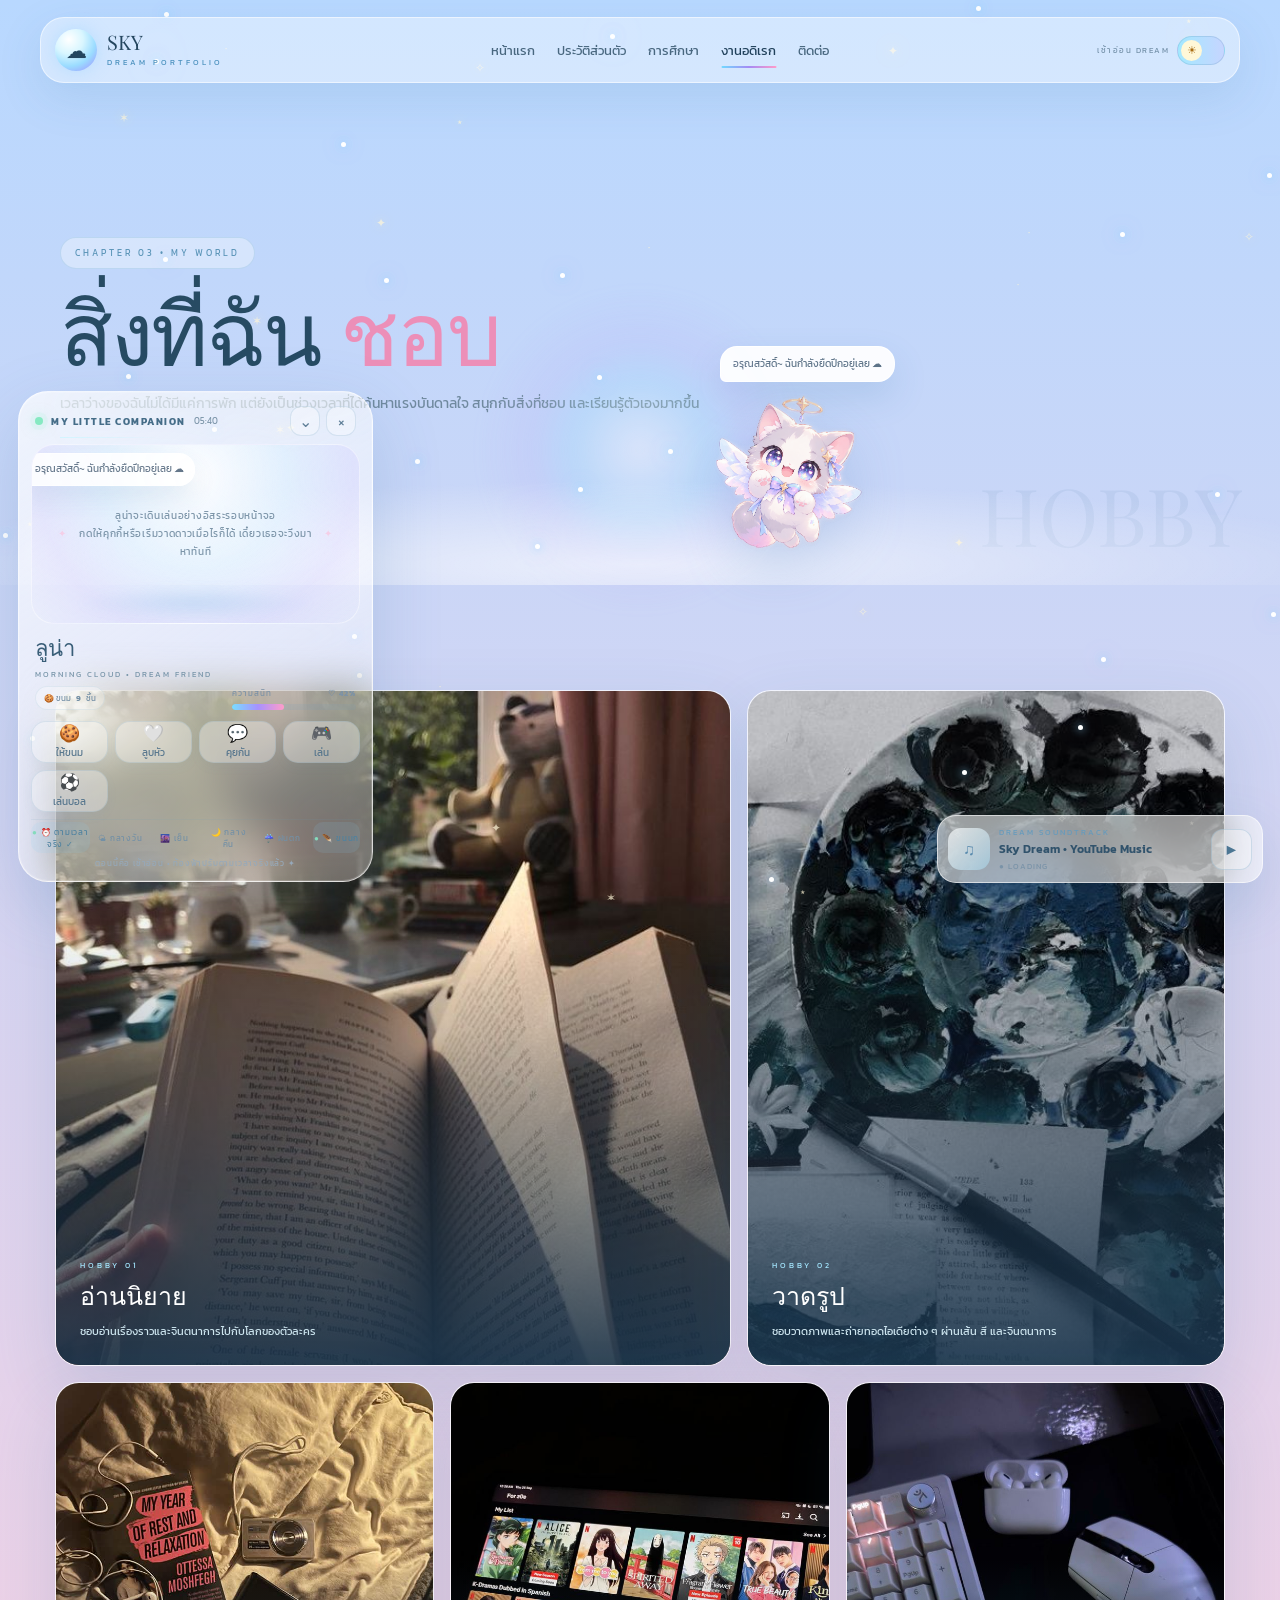
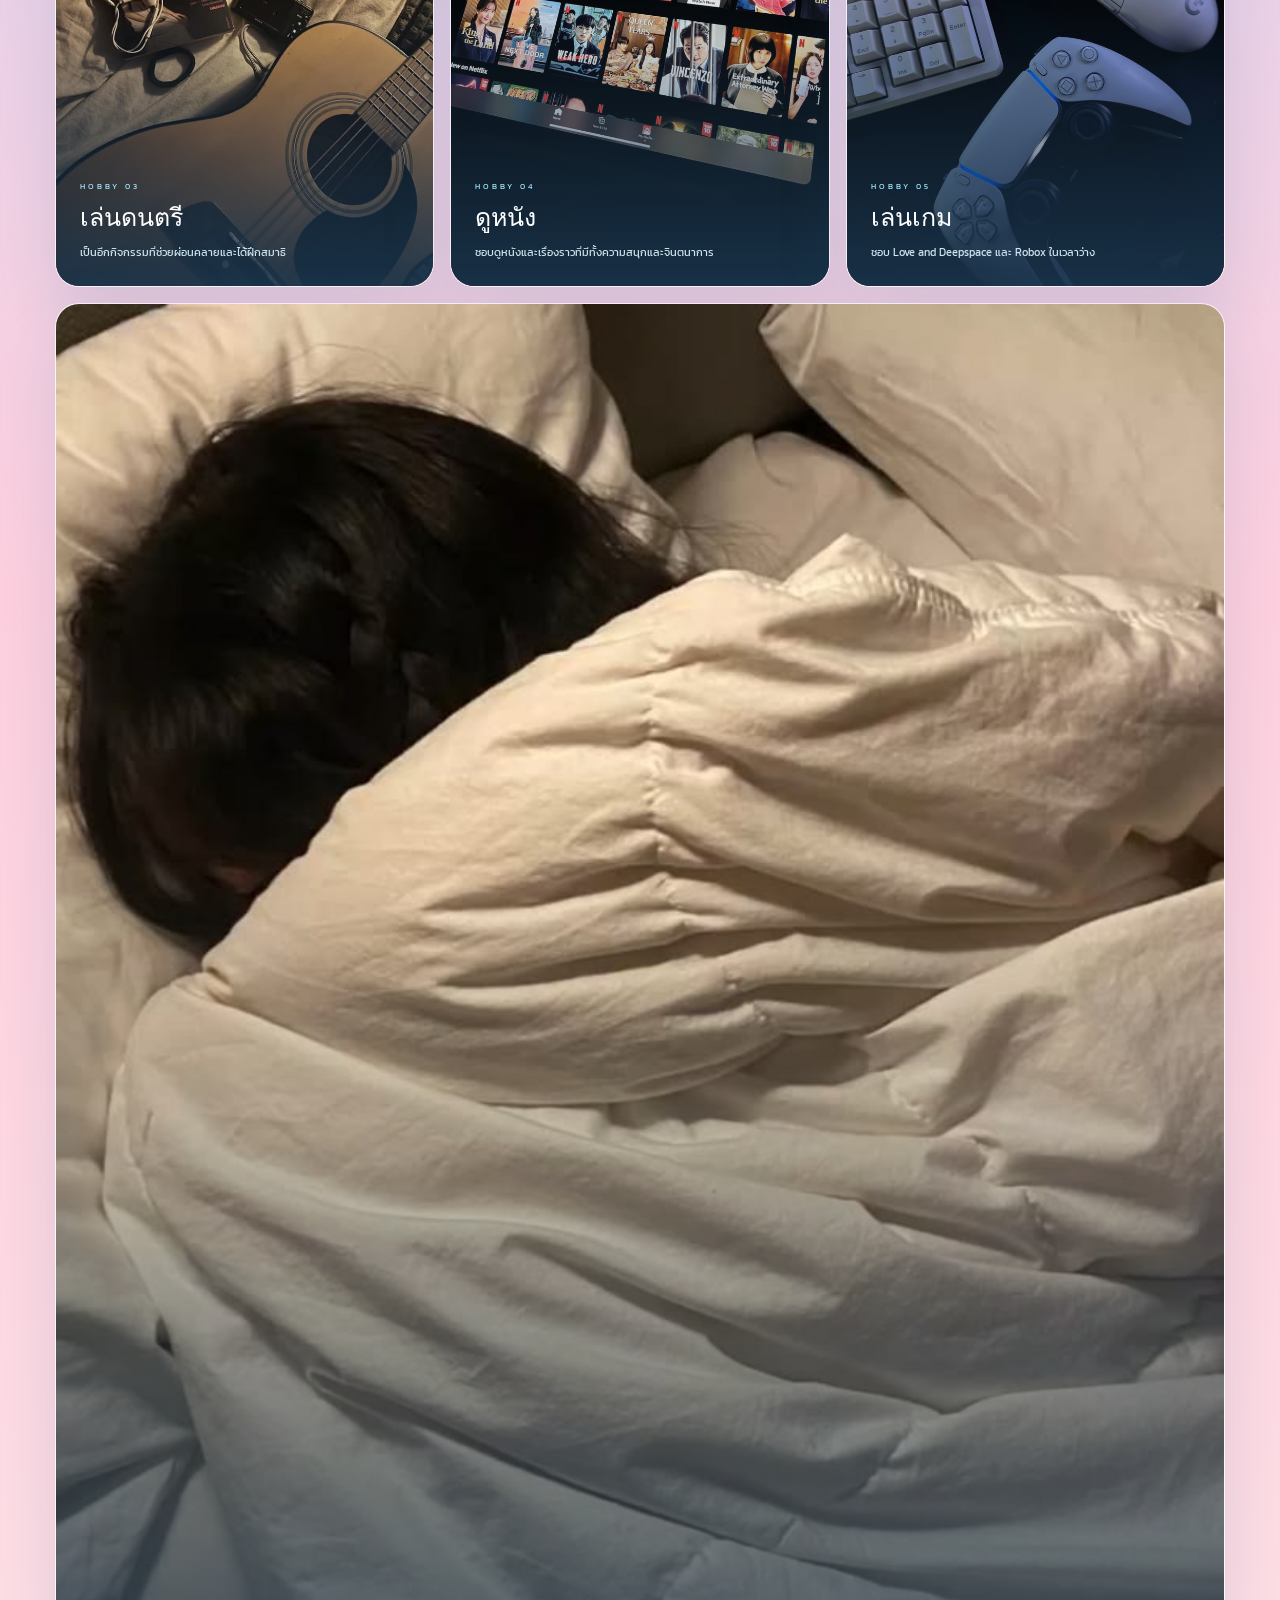
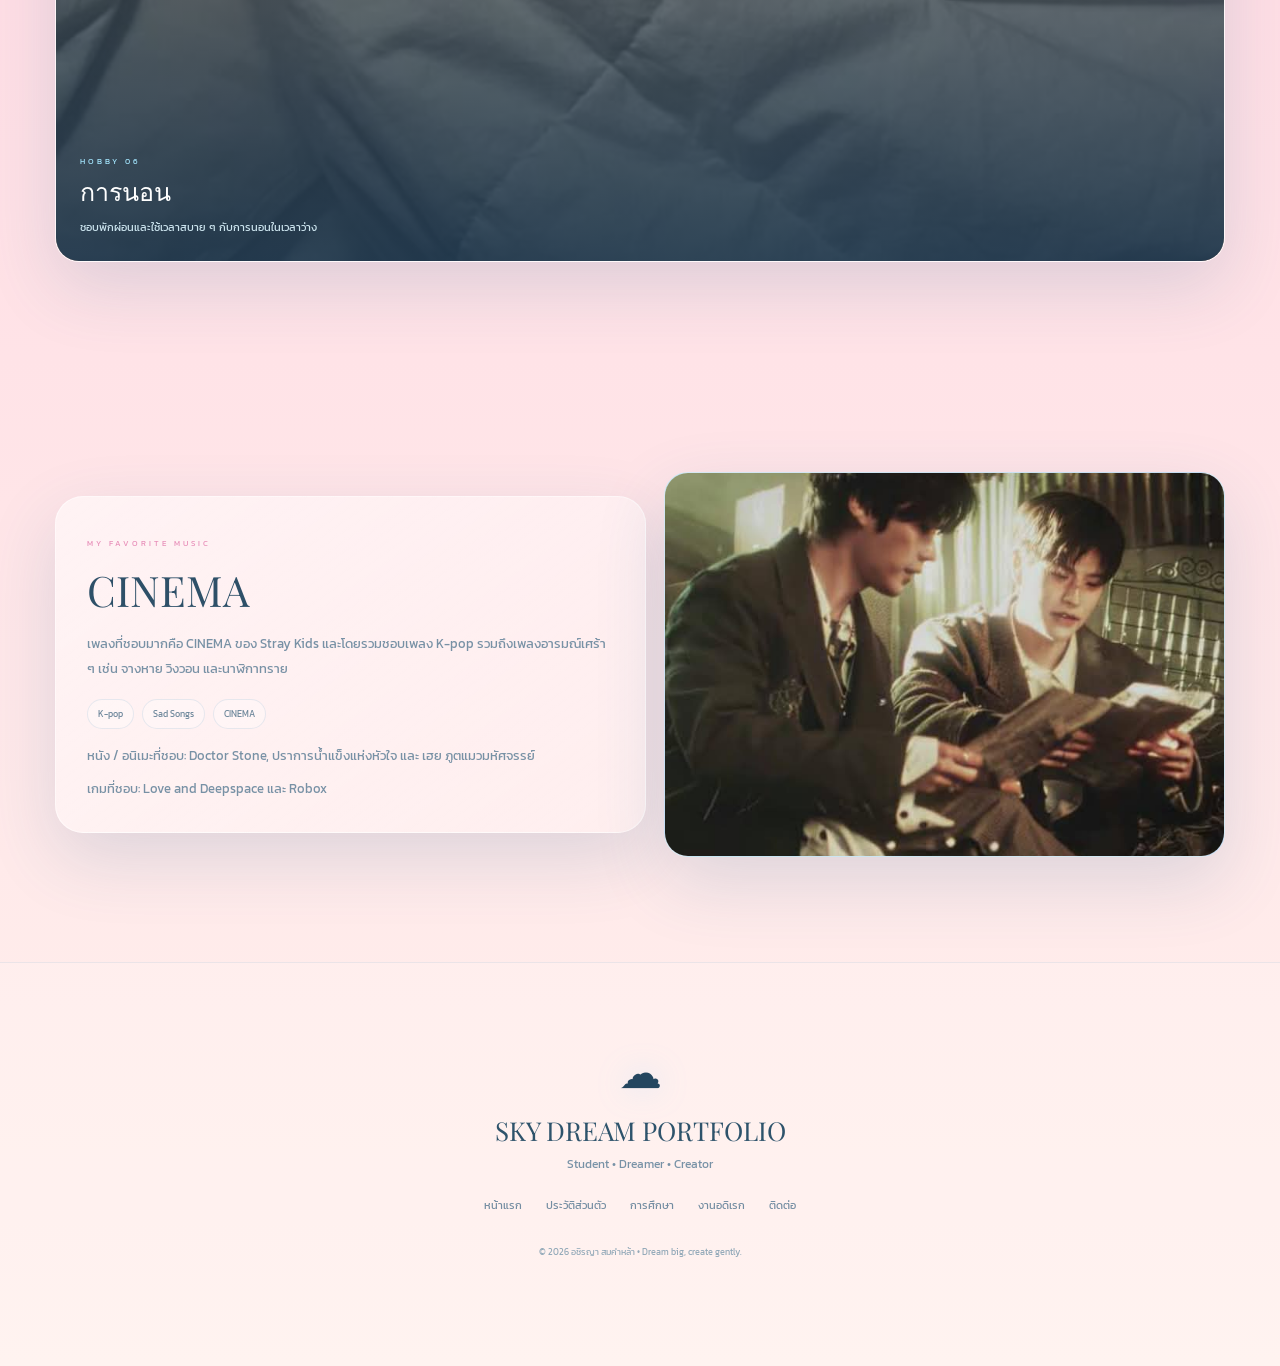
<file: hobby.html>
<!DOCTYPE html><html lang="th"><head><meta charset="UTF-8"><meta name="viewport" content="width=device-width, initial-scale=1.0"><meta name="description" content="SKY DREAM PORTFOLIO - Student Portfolio"><title>SKY DREAM PORTFOLIO | Hobby</title><style>
@import url('https://fonts.googleapis.com/css2?family=Kanit:wght@300;400;500;600;700&family=Playfair+Display:wght@400;500;600;700&display=swap');
:root{--sky:#8edcff;--sky2:#dff8ff;--cloud:#fff;--night:#101a42;--night2:#1b2856;--blue:#4f96ca;--purple:#9e87ef;--pink:#f19ac1;--text:#24465f;--muted:#728da2;--line:rgba(255,255,255,.55);--glass:rgba(255,255,255,.45);--ease:cubic-bezier(.2,.78,.25,1)}
*{margin:0;padding:0;box-sizing:border-box}html{scroll-behavior:smooth}body{min-height:100vh;overflow-x:hidden;font-family:'Kanit',sans-serif;color:var(--text);background:radial-gradient(circle at 15% 10%,rgba(255,255,255,.72),transparent 25%),radial-gradient(circle at 84% 16%,rgba(170,229,255,.65),transparent 30%),linear-gradient(180deg,#8bd9fa 0,#d8f6ff 44%,#f4fbff 100%);transition:background 1s,color .6s}body.night-mode{color:#edf6ff;background:radial-gradient(circle at 18% 10%,rgba(126,151,255,.12),transparent 25%),radial-gradient(circle at 82% 18%,rgba(205,139,255,.10),transparent 28%),linear-gradient(180deg,#07112f,#13204b 52%,#1c2852 100%)}a{color:inherit}button,input,textarea{font:inherit}::selection{background:#a4eaff;color:#173a58}
::-webkit-scrollbar{width:8px}::-webkit-scrollbar-track{background:#eaf8ff}::-webkit-scrollbar-thumb{background:linear-gradient(180deg,#80dafd,#a38df4,#ff9fc8);border-radius:20px}
#spaceCanvas{position:fixed;inset:0;width:100%;height:100%;z-index:1;pointer-events:none}#mouseGlow{position:fixed;left:50%;top:50%;width:320px;height:320px;transform:translate(-50%,-50%);border-radius:50%;pointer-events:none;z-index:9999;background:radial-gradient(circle,rgba(255,255,255,.34),rgba(135,221,255,.20) 30%,rgba(172,138,255,.09) 48%,transparent 72%);filter:blur(8px);mix-blend-mode:screen}.progress{position:fixed;left:0;top:0;width:100%;height:3px;z-index:2100;pointer-events:none}.progress span{display:block;width:0;height:100%;background:linear-gradient(90deg,#70d9ff,#aa8bff,#ff9cc8);box-shadow:0 0 12px rgba(112,217,255,.6)}
.site-header{position:fixed;top:17px;left:0;width:100%;padding:0 18px;z-index:1600}.navbar{width:min(1200px,100%);margin:auto;display:flex;align-items:center;justify-content:space-between;gap:15px;padding:11px 14px;border:1px solid rgba(255,255,255,.55);border-radius:24px;background:rgba(255,255,255,.38);backdrop-filter:blur(20px);box-shadow:0 15px 45px rgba(59,121,165,.13);transition:.35s var(--ease)}.night-mode .navbar{background:rgba(10,24,57,.58);border-color:rgba(182,210,255,.16)}.navbar.scrolled{background:rgba(255,255,255,.64);box-shadow:0 18px 55px rgba(44,104,148,.16)}.night-mode .navbar.scrolled{background:rgba(8,19,48,.86)}
.logo{display:flex;align-items:center;gap:10px;text-decoration:none;min-width:max-content}.logo-mark{width:42px;height:42px;display:grid;place-items:center;border-radius:50%;background:radial-gradient(circle at 33% 25%,#fff,#d9f6ff 34%,#9bdcff 63%,#a08aff 100%);box-shadow:0 0 18px rgba(105,197,255,.28);font-size:21px}.logo-copy{font:20px/1 'Playfair Display',serif}.logo-copy strong{display:block;margin-top:4px;color:#4b91be;font:8px 'Kanit',sans-serif;letter-spacing:3px}.night-mode .logo-copy strong{color:#9be6ff}.nav-links{display:flex;align-items:center;gap:22px}.nav-links a{position:relative;text-decoration:none;color:#48677f;font-size:13px;transition:.3s}.night-mode .nav-links a{color:#b7cae7}.nav-links a:after{content:'';position:absolute;left:50%;bottom:-8px;width:0;height:2px;transform:translateX(-50%);border-radius:99px;background:linear-gradient(90deg,#71d9ff,#a58af4,#ff9bc8);transition:.3s}.nav-links a:hover,.nav-links a.active{color:#20415b}.night-mode .nav-links a:hover,.night-mode .nav-links a.active{color:#fff}.nav-links a:hover:after,.nav-links a.active:after{width:100%}.theme-area{display:flex;align-items:center;gap:8px}.theme-label{font-size:8px;color:#7592aa;letter-spacing:1.5px;min-width:66px;text-align:right}.night-mode .theme-label{color:#8099b9}.theme-button{position:relative;width:48px;height:29px;border:1px solid rgba(74,130,171,.2);border-radius:99px;background:linear-gradient(90deg,#a3e8ff,#c6d5ff);cursor:pointer}.theme-button:after{content:'☀';position:absolute;left:3px;top:3px;width:21px;height:21px;display:grid;place-items:center;border-radius:50%;background:#fff8d8;color:#a96d12;font-size:11px;transition:.35s var(--ease)}.night-mode .theme-button{background:linear-gradient(90deg,#233667,#111b41)}.night-mode .theme-button:after{content:'☾';left:23px;background:#8295d6;color:#edf4ff}
.mobile-button{display:none;width:42px;height:42px;border-radius:14px;border:1px solid rgba(75,130,170,.16);background:rgba(255,255,255,.30);cursor:pointer;color:#2e516a}.night-mode .mobile-button{color:#fff;background:rgba(255,255,255,.04)}
.music-dock{position:fixed;right:17px;bottom:17px;z-index:1900;width:min(326px,calc(100vw - 34px));display:flex;align-items:center;gap:9px;padding:10px;border:1px solid rgba(255,255,255,.58);border-radius:19px;background:rgba(255,255,255,.56);backdrop-filter:blur(19px);box-shadow:0 20px 55px rgba(46,105,148,.17)}.night-mode .music-dock{background:rgba(10,22,54,.75);border-color:rgba(173,206,255,.15)}.music-orb{width:42px;height:42px;flex:none;display:grid;place-items:center;border-radius:13px;background:linear-gradient(135deg,rgba(255,255,255,.7),rgba(169,229,255,.45));color:#5a8bae}.night-mode .music-orb{color:#c3efff;background:linear-gradient(135deg,rgba(75,155,255,.12),rgba(167,123,255,.12))}.music-details{min-width:0;flex:1}.music-label{color:#669bbd;font-size:8px;letter-spacing:2px}.night-mode .music-label{color:#93ddff}.music-title{margin-top:2px;white-space:nowrap;overflow:hidden;text-overflow:ellipsis;color:#31536c;font-size:12px;font-weight:600}.night-mode .music-title{color:#edf7ff}.music-status{margin-top:2px;color:#7a93a8;font-size:8px;letter-spacing:1px}.night-mode .music-status{color:#8198b8}.music-action{width:41px;height:41px;display:grid;place-items:center;border-radius:12px;border:1px solid rgba(87,146,185,.24);background:rgba(255,255,255,.38);color:#4c7693;cursor:pointer;transition:.25s}.night-mode .music-action{color:#b9efff;background:rgba(255,255,255,.04);border-color:rgba(117,207,255,.21)}.music-action:hover{transform:scale(1.06);box-shadow:0 0 18px rgba(106,204,255,.20)}.youtube-frame-wrap{position:fixed;left:-10000px;top:-10000px;width:220px;height:200px;opacity:.001;pointer-events:none}.youtube-frame-wrap iframe{width:220px;height:200px;border:0}
.hero{position:relative;min-height:100vh;padding:160px 6% 95px;display:flex;align-items:center;overflow:hidden}.hero:before{content:'';position:absolute;left:-10%;right:-10%;bottom:-24%;height:52%;border-radius:50%;background:radial-gradient(ellipse at center,rgba(255,255,255,.76),rgba(225,247,255,.45) 42%,transparent 72%)}.night-mode .hero:before{background:radial-gradient(ellipse at center,rgba(79,104,168,.13),transparent 72%)}.hero-inner{width:min(1190px,100%);margin:auto;display:grid;grid-template-columns:1fr 1fr;gap:62px;align-items:center;position:relative;z-index:10}.hero-copy{text-align:left}.eyebrow{display:inline-flex;align-items:center;gap:8px;padding:8px 14px;border-radius:99px;color:#5795ba;border:1px solid rgba(89,158,204,.24);background:rgba(255,255,255,.43);font-size:10px;letter-spacing:2px}.night-mode .eyebrow{color:#9be6ff;background:rgba(255,255,255,.04);border-color:rgba(137,220,255,.17)}.chapter{display:block;margin-top:18px;color:#7b98ae;font-size:10px;letter-spacing:4px}.hero h1{margin-top:10px;color:#20465f;font:clamp(45px,6vw,80px)/1.05 'Playfair Display',serif;letter-spacing:-2px}.night-mode .hero h1{color:#eff7ff}.hero h1 span{color:#ee91b9;text-shadow:0 0 24px rgba(255,148,195,.18)}.role{margin-top:18px;color:#5998bd;font-size:10px;letter-spacing:3px}.night-mode .role{color:#8de3ff}.description{max-width:590px;margin-top:16px;color:#5f7c91;font-size:14px;line-height:2}.night-mode .description{color:#9bb0cf}.btn-row{display:flex;flex-wrap:wrap;gap:13px;margin-top:28px}.btn{min-height:45px;padding:0 20px;border-radius:99px;display:inline-flex;align-items:center;justify-content:center;gap:9px;text-decoration:none;border:1px solid transparent;font-size:13px;cursor:pointer;transition:.35s var(--ease)}.btn-primary{color:#1d4a65;background:linear-gradient(135deg,#a8ecff,#83d1f2);box-shadow:0 12px 32px rgba(70,170,221,.17)}.btn-primary:hover{transform:translateY(-4px);box-shadow:0 17px 38px rgba(70,170,221,.27)}.btn-secondary{color:#4f6b83;background:rgba(255,255,255,.38);border-color:rgba(82,139,180,.20)}.night-mode .btn-secondary{color:#e4f1ff;background:rgba(255,255,255,.03);border-color:rgba(164,204,255,.15)}.btn-secondary:hover{transform:translateY(-4px);border-color:rgba(255,149,199,.35);box-shadow:0 13px 32px rgba(255,149,199,.11)}.mini-stats{display:flex;width:max-content;max-width:100%;margin-top:35px;padding:14px 16px}.mini-stat{min-width:82px;padding:0 17px;text-align:center}.mini-stat+.mini-stat{border-left:1px solid rgba(87,139,176,.15)}.mini-stat strong{display:block;color:#e38db7;font:25px 'Playfair Display',serif}.mini-stat span{color:#7790a5;font-size:8px;letter-spacing:2px}.night-mode .mini-stat span{color:#7e95b5}
.sky-scene{position:relative;height:590px;isolation:isolate}.sun{position:absolute;right:12%;top:9%;width:130px;height:130px;border-radius:50%;background:radial-gradient(circle at 32% 28%,#fffef1,#fff8c6 33%,#ffdd73 68%,#ffc65a 100%);box-shadow:0 0 24px rgba(255,226,111,.65),0 0 90px rgba(255,221,124,.30);transition:.8s}.night-mode .sun{background:radial-gradient(circle at 35% 30%,#fff,#e3eaff 42%,#aab9ec 78%);box-shadow:0 0 25px rgba(221,236,255,.58),0 0 82px rgba(129,161,255,.21)}.sun:after{content:'';position:absolute;inset:-25px;border-radius:50%;border:1px dashed rgba(255,224,121,.18);animation:spin 20s linear infinite}.night-mode .sun:after{border-color:rgba(163,184,255,.11)}.cloud{position:absolute;z-index:7;filter:drop-shadow(0 14px 22px rgba(61,121,164,.10));animation:cloudFloat 12s ease-in-out infinite;pointer-events:none}.cloud-base{position:relative;width:235px;height:64px;border-radius:70px;background:linear-gradient(180deg,#fff,#effaff);box-shadow:inset 0 -9px 14px rgba(208,239,255,.55),0 10px 22px rgba(72,132,174,.10)}.cloud-base:before,.cloud-base:after{content:'';position:absolute;border-radius:50%;background:linear-gradient(180deg,#fff,#f1fbff);box-shadow:inset 0 -6px 12px rgba(208,238,253,.50)}.cloud-base:before{width:91px;height:91px;left:34px;bottom:21px}.cloud-base:after{width:114px;height:114px;right:33px;bottom:16px}.cloud-a{left:4%;top:24%}.cloud-b{right:-4%;top:43%;animation-delay:-4s;transform:scale(.83)}.cloud-c{left:30%;top:64%;transform:scale(.60);opacity:.80;animation-delay:-7s}.night-mode .cloud{opacity:.20}@keyframes cloudFloat{0%,100%{transform:translate(0,0)}50%{transform:translate(28px,-10px)}}.cloud-shadow{position:absolute;left:50%;bottom:55px;width:470px;height:90px;transform:translateX(-50%);border-radius:50%;background:radial-gradient(ellipse,rgba(85,150,192,.15),transparent 70%);filter:blur(16px)}.night-mode .cloud-shadow{background:radial-gradient(ellipse,rgba(91,121,193,.13),transparent 70%)}.sky-rainbow{position:absolute;left:5%;right:7%;bottom:9%;height:155px;border:15px solid rgba(255,139,177,.07);border-bottom-color:transparent;border-left-color:rgba(255,170,204,.09);border-right-color:rgba(157,183,255,.09);border-radius:50%;transform:rotate(-3deg)}.sky-label{position:absolute;right:0;bottom:18px;display:flex;align-items:center;gap:10px;padding:11px 15px;border-radius:18px;border:1px solid rgba(84,144,184,.20);background:rgba(255,255,255,.43);backdrop-filter:blur(15px)}.night-mode .sky-label{border-color:rgba(171,208,255,.14);background:rgba(8,21,53,.58)}.sky-label-icon{width:33px;height:33px;display:grid;place-items:center;border-radius:11px;background:rgba(146,225,255,.15);color:#5b94b7}.night-mode .sky-label-icon{color:#b9eaff}.sky-label strong{display:block;color:#467b9d;font:13px 'Playfair Display',serif;letter-spacing:2px}.night-mode .sky-label strong{color:#a8e5ff}.sky-label small{color:#7894a8;font-size:8px}.section{width:min(1170px,calc(100% - 40px));margin:auto;padding:105px 0}.section-heading{text-align:center;max-width:770px;margin:0 auto 48px}.section-heading small{color:#5b99bc;font-size:9px;letter-spacing:4px}.night-mode .section-heading small{color:#89deff}.section-heading h2{margin-top:10px;color:#284a62;font:clamp(35px,5vw,58px) 'Playfair Display',serif}.night-mode .section-heading h2{color:#eff7ff}.section-heading p{margin-top:10px;color:#718a9f;line-height:1.85;font-size:13px}.night-mode .section-heading p{color:#8fa5c3}
.glass{position:relative;border:1px solid rgba(255,255,255,.56);border-radius:28px;background:linear-gradient(145deg,rgba(255,255,255,.54),rgba(255,255,255,.25));backdrop-filter:blur(18px);box-shadow:0 25px 70px rgba(42,101,143,.16);overflow:hidden}.night-mode .glass{border-color:rgba(180,211,255,.12);background:linear-gradient(145deg,rgba(255,255,255,.06),rgba(255,255,255,.018));box-shadow:0 25px 70px rgba(0,0,0,.18)}.glass:before{content:'';position:absolute;inset:0;pointer-events:none;background:linear-gradient(120deg,transparent 17%,rgba(255,255,255,.18) 48%,transparent 78%);transform:translateX(-110%);transition:1.1s var(--ease)}.glass:hover:before{transform:translateX(110%)}.reveal{opacity:0;transform:translateY(32px);transition:opacity .85s var(--ease),transform .85s var(--ease)}.reveal.visible{opacity:1;transform:translateY(0)}.tilt{transform-style:preserve-3d;transition:transform .18s ease,box-shadow .35s,border-color .35s}.tilt:hover{border-color:rgba(99,184,229,.33);box-shadow:0 30px 76px rgba(42,108,151,.16)}
.chapter-grid{display:grid;grid-template-columns:repeat(3,1fr);gap:20px}.chapter-card{position:relative;min-height:282px;padding:31px;text-decoration:none;color:inherit;border-radius:28px;overflow:hidden}.chapter-card:after{content:'';position:absolute;right:-80px;top:-80px;width:190px;height:190px;border-radius:50%;filter:blur(7px);transition:.45s}.chapter-card.sky:after{background:radial-gradient(circle,rgba(113,220,255,.18),transparent 70%)}.chapter-card.purple:after{background:radial-gradient(circle,rgba(174,145,255,.17),transparent 70%)}.chapter-card.pink:after{background:radial-gradient(circle,rgba(255,151,199,.18),transparent 70%)}.chapter-card:hover:after{transform:scale(1.35)}.chapter-icon{width:57px;height:57px;display:grid;place-items:center;border-radius:18px;margin-bottom:28px;font-size:23px}.chapter-card.sky .chapter-icon{color:#5d9fc3;background:rgba(117,221,255,.14)}.chapter-card.purple .chapter-icon{color:#8c76cc;background:rgba(176,147,255,.13)}.chapter-card.pink .chapter-icon{color:#db82ae;background:rgba(255,154,205,.14)}.night-mode .chapter-card.sky .chapter-icon{color:#92e9ff;background:rgba(108,221,255,.05)}.chapter-card small{color:#788fa3;font-size:9px;letter-spacing:2px}.night-mode .chapter-card small{color:#748aaa}.chapter-card h3{margin-top:8px;color:#2c5069;font:25px 'Playfair Display',serif}.night-mode .chapter-card h3{color:#f1f8ff}.chapter-card p{max-width:330px;margin-top:9px;color:#718a9f;font-size:12px;line-height:1.8}.night-mode .chapter-card p{color:#8ea4c2}.chapter-card strong{position:absolute;left:31px;bottom:27px;color:#5598be;font-size:10px;letter-spacing:1px}.night-mode .chapter-card strong{color:#8fe8ff}.quote{max-width:900px;margin:auto;padding:58px 42px;text-align:center}.quote p{color:#3b5a70;font:clamp(21px,3vw,30px)/1.6 'Playfair Display',serif}.night-mode .quote p{color:#e0effe}.quote span{display:block;margin-top:18px;color:#6f91a8;font-size:9px;letter-spacing:3px}.footer{padding:78px 20px 105px;text-align:center;background:rgba(255,255,255,.17);border-top:1px solid rgba(91,148,185,.12)}.night-mode .footer{background:rgba(2,8,25,.34);border-top-color:rgba(151,195,255,.08)}.footer-mark{font-size:43px;animation:gentle 4s ease-in-out infinite;filter:drop-shadow(0 0 15px rgba(110,210,255,.25))}.footer h3{margin-top:8px;color:#2e536b;font:26px 'Playfair Display',serif}.night-mode .footer h3{color:#edf7ff}.footer p{margin-top:7px;color:#7892a6;font-size:12px}.night-mode .footer p{color:#7f95b7}.footer-links{display:flex;justify-content:center;flex-wrap:wrap;gap:24px;margin:24px 0}.footer-links a{color:#748da2;text-decoration:none;font-size:11px;transition:.3s}.night-mode .footer-links a{color:#8da4c4}.footer-links a:hover{color:#5b9fca}.footer small{color:#92a8b8;font-size:9px}.night-mode .footer small{color:#657b9d}
.mouse-star{position:fixed;pointer-events:none;z-index:99998;color:#fff;font-size:11px;text-shadow:0 0 8px #82ddff,0 0 15px #bf94ff;animation:mouseStar .75s ease-out forwards}@keyframes mouseStar{0%{opacity:1;transform:scale(.4)}100%{opacity:0;transform:translate(var(--mx),var(--my)) scale(1.6) rotate(180deg)}}.click-ripple{position:fixed;pointer-events:none;z-index:99997;width:12px;height:12px;border:2px solid #7bdcff;border-radius:50%;box-shadow:0 0 14px #7bdcff,0 0 28px #bf94ff;transform:translate(-50%,-50%);animation:ripple .85s ease-out forwards}@keyframes ripple{to{width:185px;height:185px;opacity:0}}.dream-particle{position:fixed;pointer-events:none;z-index:3;width:5px;height:5px;border-radius:50%;background:#fff;box-shadow:0 0 8px #8adfff,0 0 18px rgba(173,137,255,.55);animation:drift var(--dur) ease-in-out infinite alternate}@keyframes drift{from{transform:translate(0,0) scale(.5);opacity:.2}to{transform:translate(var(--dx),var(--dy)) scale(1.4);opacity:1}}
.moon-stars{position:fixed;inset:0;z-index:2;pointer-events:none;opacity:0;transition:opacity .7s}.night-mode .moon-stars{opacity:1}.moon-star{position:absolute;width:3px;height:3px;border-radius:50%;background:#fff;box-shadow:0 0 7px #fff,0 0 15px #97b7ff;animation:blink var(--t) ease-in-out infinite}@keyframes blink{0%,100%{opacity:.2;transform:scale(.6)}50%{opacity:1;transform:scale(1.4)}}.dynamic-cloud-layer{position:fixed;inset:0;overflow:hidden;pointer-events:none;z-index:2}.dynamic-cloud{position:absolute;left:-350px;width:300px;height:72px;border-radius:60px;background:linear-gradient(180deg,#fff,#eefaff);opacity:.62;box-shadow:0 14px 22px rgba(58,123,165,.08);animation:cloudAcross var(--ct) linear infinite}.dynamic-cloud:before,.dynamic-cloud:after{content:'';position:absolute;bottom:20px;border-radius:50%;background:linear-gradient(180deg,#fff,#f3fcff)}.dynamic-cloud:before{left:44px;width:92px;height:92px}.dynamic-cloud:after{right:40px;width:115px;height:115px}.night-mode .dynamic-cloud{opacity:.10}@keyframes cloudAcross{to{transform:translateX(calc(100vw + 750px))}}
.page-hero{position:relative;min-height:65vh;padding:165px 24px 75px;display:flex;align-items:flex-end;overflow:hidden}.page-hero:after{content:'';position:absolute;left:-10%;right:-10%;bottom:-65px;height:170px;border-radius:50%;background:radial-gradient(ellipse,rgba(255,255,255,.60),transparent 70%)}.night-mode .page-hero:after{background:radial-gradient(ellipse,rgba(70,95,160,.11),transparent 70%)}.hero-inner-copy{width:min(1160px,100%);margin:auto;position:relative;z-index:6}.page-kicker{display:inline-flex;padding:8px 14px;border-radius:99px;color:#5b95b8;border:1px solid rgba(90,158,202,.22);background:rgba(255,255,255,.35);font-size:9px;letter-spacing:3px}.night-mode .page-kicker{color:#91e1ff;background:rgba(255,255,255,.04);border-color:rgba(141,222,255,.15)}.page-title{margin-top:17px;color:#274b63;font:clamp(46px,7vw,87px)/1 'Playfair Display',serif;letter-spacing:-2px}.night-mode .page-title{color:#eef7ff}.page-title .accent{color:#ec8fb8}.page-subtitle{max-width:720px;margin-top:17px;color:#708a9f;font-size:14px;line-height:1.95}.night-mode .page-subtitle{color:#94a8c6}.page-line{width:100px;height:1px;margin-top:20px;background:linear-gradient(90deg,#74dfff,transparent)}.page-watermark{position:absolute;right:3%;bottom:3%;color:rgba(46,103,141,.07);font:80px 'Playfair Display',serif;pointer-events:none}.night-mode .page-watermark{color:rgba(198,221,255,.025)}
.profile-layout{display:grid;grid-template-columns:.9fr 1.1fr;gap:22px}.profile-panel{padding:25px}.image-frame{position:relative;aspect-ratio:4/5;overflow:hidden;border-radius:24px;border:1px solid rgba(83,145,185,.18);background:linear-gradient(145deg,#e0f7ff,#f2fbff,#dcecff)}.night-mode .image-frame{border-color:rgba(175,207,255,.11);background:linear-gradient(145deg,#10214c,#172650,#111a3c)}.image-frame img{width:100%;height:100%;display:block;object-fit:cover}.image-fallback{position:absolute;inset:0;display:grid;place-items:center;text-align:center;color:#708ca0;padding:20px}.image-fallback span{display:block;font-size:34px;margin-bottom:8px}.profile-name{margin-top:21px;color:#294b63;font:35px 'Playfair Display',serif}.night-mode .profile-name{color:#f0f7ff}.profile-role{margin-top:6px;color:#5a96bb;font-size:10px;letter-spacing:2px}.night-mode .profile-role{color:#8fe4ff}.profile-bio{margin-top:14px;color:#6f889c;font-size:13px;line-height:1.9}.night-mode .profile-bio{color:#8fa4c1}.tag-row{display:flex;flex-wrap:wrap;gap:8px;margin-top:17px}.tag{padding:7px 10px;border-radius:99px;border:1px solid rgba(83,143,181,.14);background:rgba(255,255,255,.28);color:#6e879b;font-size:9px}.night-mode .tag{color:#a1b7d4;border-color:rgba(165,204,255,.09);background:rgba(255,255,255,.03)}.callout{margin-top:17px;padding:18px 19px;border-radius:19px;border-left:3px solid #8edfff;background:rgba(255,255,255,.20)}.night-mode .callout{background:rgba(255,255,255,.03);border-left-color:#a38df3}.callout strong{color:#548db1;font-size:9px;letter-spacing:2px}.night-mode .callout strong{color:#91ddff}.callout p{margin-top:7px;color:#728b9f;font-size:12px;line-height:1.8}.night-mode .callout p{color:#91a6c3}.stat-grid{display:grid;grid-template-columns:repeat(3,1fr);gap:13px}.stat-card{padding:20px 12px;text-align:center}.stat-card strong{display:block;color:#e28db7;font:32px 'Playfair Display',serif}.stat-card span{color:#7890a5;font-size:8px;letter-spacing:2px}.info-grid{display:grid;grid-template-columns:repeat(2,1fr);gap:14px}.info-card{min-height:125px;padding:22px}.info-card small{color:#6599ba;font-size:8px;letter-spacing:3px}.night-mode .info-card small{color:#87ddff}.info-card h3{margin-top:6px;color:#35566e;font-size:18px}.night-mode .info-card h3{color:#eff7ff}.info-card p{margin-top:5px;color:#7890a5;font-size:11px;line-height:1.8}.night-mode .info-card p{color:#8da3c0}.skill-list{display:grid;gap:12px}.skill-card{padding:17px 19px}.skill-top{display:flex;justify-content:space-between;color:#58758c;font-size:11px}.night-mode .skill-top{color:#c4d6ed}.skill-top span{color:#7d95aa}.skill-bar{height:7px;margin-top:9px;border-radius:99px;background:rgba(77,128,166,.10);overflow:hidden}.skill-bar i{display:block;width:var(--level);height:100%;border-radius:99px;background:linear-gradient(90deg,#8ce4ff,#a793ff,#ff9dca);box-shadow:0 0 13px rgba(126,221,255,.18)}
.timeline{position:relative;width:min(970px,100%);margin:auto}.timeline:before{content:'';position:absolute;left:50%;top:0;bottom:0;width:2px;transform:translateX(-50%);background:linear-gradient(180deg,transparent,#77deff,#a48df7,#ff9fc9,transparent)}.timeline-item{position:relative;width:50%;padding:0 36px 52px}.timeline-item:nth-child(odd){left:0;text-align:right}.timeline-item:nth-child(even){left:50%;text-align:left}.timeline-dot{position:absolute;top:10px;width:15px;height:15px;border-radius:50%;background:#fff;border:3px solid #80ddff;box-shadow:0 0 0 7px rgba(126,221,255,.09),0 0 20px rgba(126,221,255,.30)}.timeline-item:nth-child(odd) .timeline-dot{right:-8px}.timeline-item:nth-child(even) .timeline-dot{left:-8px}.timeline-year{color:#e290b8;font-size:9px;letter-spacing:2px}.timeline-card{margin-top:8px;padding:22px}.timeline-card h3{color:#36566d;font:23px 'Playfair Display',serif}.night-mode .timeline-card h3{color:#eff7ff}.timeline-card p{margin-top:7px;color:#7890a5;font-size:12px;line-height:1.85}.night-mode .timeline-card p{color:#8fa4c1}.edu-gallery{display:grid;grid-template-columns:repeat(3,1fr);gap:15px}.gallery-card{position:relative;aspect-ratio:4/3;border-radius:22px;overflow:hidden}.gallery-card img{width:100%;height:100%;object-fit:cover;display:block;transition:.7s var(--ease)}.gallery-card:hover img{transform:scale(1.07)}.gallery-caption{position:absolute;left:0;right:0;bottom:0;padding:22px 15px 13px;color:#fff;background:linear-gradient(180deg,transparent,rgba(26,51,75,.84));font-size:10px}
.hobby-grid{display:grid;grid-template-columns:repeat(12,1fr);gap:16px}.hobby-card{position:relative;min-height:290px;border-radius:24px;overflow:hidden}.hobby-card:nth-child(1){grid-column:span 7}.hobby-card:nth-child(2){grid-column:span 5}.hobby-card:nth-child(3){grid-column:span 4}.hobby-card:nth-child(4){grid-column:span 4}.hobby-card:nth-child(5){grid-column:span 4}.hobby-card:nth-child(6){grid-column:span 12}.hobby-card img{width:100%;height:100%;display:block;object-fit:cover;transition:.75s var(--ease)}.hobby-card:hover img{transform:scale(1.06)}.hobby-overlay{position:absolute;inset:0;display:flex;flex-direction:column;justify-content:flex-end;padding:24px;color:#fff;background:linear-gradient(180deg,transparent 35%,rgba(27,54,78,.90))}.hobby-overlay small{color:#a4e7ff;font-size:8px;letter-spacing:3px}.hobby-overlay h3{margin-top:5px;font:25px 'Playfair Display',serif}.hobby-overlay p{max-width:500px;margin-top:6px;color:#cde5ef;font-size:11px;line-height:1.7}.favorite{display:grid;grid-template-columns:1fr .95fr;gap:18px;align-items:center}.favorite-copy{padding:31px}.favorite-copy small{color:#e88fb9;font-size:8px;letter-spacing:3px}.favorite-copy h3{margin-top:10px;color:#2e5068;font:42px 'Playfair Display',serif}.night-mode .favorite-copy h3{color:#eff7ff}.favorite-copy p{margin-top:13px;color:#7891a5;font-size:13px;line-height:1.95}.night-mode .favorite-copy p{color:#90a4c2}
.contact-grid{display:grid;grid-template-columns:1.05fr .95fr;gap:19px}.contact-stack{display:grid;gap:14px}.contact-card{padding:23px;display:flex;align-items:flex-start;gap:14px}.contact-icon{width:50px;height:50px;flex:none;display:grid;place-items:center;border-radius:17px;background:rgba(127,221,255,.11);color:#5c9cc0}.night-mode .contact-icon{color:#9fe8ff;background:rgba(117,216,255,.05)}.contact-card small{color:#7391a7;font-size:8px;letter-spacing:3px}.contact-card h3{margin-top:4px;color:#34566c;font-size:18px}.night-mode .contact-card h3{color:#eef7ff}.contact-card p{margin-top:4px;color:#7e95a8;font-size:11px}.night-mode .contact-card p{color:#8da3c0}.form-card{padding:28px}.form-grid{display:grid;grid-template-columns:repeat(2,1fr);gap:13px}.field{display:grid;gap:7px}.field.full{grid-column:1/-1}.field label{color:#7491a7;font-size:8px;letter-spacing:2.5px}.night-mode .field label{color:#8097b9}.field input,.field textarea{width:100%;outline:none;border:1px solid rgba(82,138,179,.15);border-radius:15px;padding:12px 13px;color:#31556e;background:rgba(255,255,255,.30);transition:.3s}.night-mode .field input,.night-mode .field textarea{color:#eef7ff;border-color:rgba(168,203,255,.12);background:rgba(255,255,255,.03)}.field textarea{min-height:130px;resize:vertical}.field input:focus,.field textarea:focus{border-color:rgba(101,204,255,.40);box-shadow:0 0 0 4px rgba(101,204,255,.05)}.form-note{margin-top:10px;color:#7e95a9;font-size:9px;line-height:1.8}.form-status{margin-top:10px;min-height:18px;color:#5999be;font-size:10px}.night-mode .form-status{color:#8ce7ff}
.entrance{position:fixed;inset:0;z-index:50000;display:flex;align-items:center;justify-content:center;overflow:hidden;background:linear-gradient(180deg,#7bd3f5,#c3efff 52%,#f4fcff);transition:opacity 1s var(--ease),visibility 1s var(--ease),transform 1s var(--ease)}.night-mode .entrance{background:linear-gradient(180deg,#09163a,#142652 52%,#202c56)}body.loaded .entrance{opacity:0;visibility:hidden;pointer-events:none;transform:scale(1.04)}.entrance-sun{position:absolute;right:9%;top:9%;width:125px;height:125px;border-radius:50%;background:#fff3ac;box-shadow:0 0 32px rgba(255,226,119,.67),0 0 90px rgba(255,226,119,.28)}.entrance-title{text-align:center;position:relative;z-index:7}.entrance-title small{color:#326486;font-size:10px;letter-spacing:5px}.night-mode .entrance-title small{color:#91e2ff}.entrance-title h1{margin-top:14px;color:#214a65;font:clamp(56px,10vw,112px)/.88 'Playfair Display',serif;letter-spacing:4px}.night-mode .entrance-title h1{color:#eef7ff}.entrance-title h1 span{display:block;margin-top:11px;color:#ee91ba;font-size:.44em;letter-spacing:10px}.entrance-title p{margin-top:21px;color:#57768d;font:19px 'Playfair Display',serif;font-style:italic}.night-mode .entrance-title p{color:#a8bedb}.entrance-button{margin-top:29px;min-height:47px;padding:0 25px;border-radius:99px;border:1px solid rgba(85,147,190,.24);background:rgba(255,255,255,.54);color:#35627e;cursor:pointer;box-shadow:0 12px 30px rgba(48,119,160,.12);transition:.35s}.night-mode .entrance-button{background:rgba(255,255,255,.05);color:#e7f6ff;border-color:rgba(152,209,255,.17)}.entrance-button:hover{transform:translateY(-4px) scale(1.03);box-shadow:0 18px 38px rgba(48,119,160,.20)}.entrance-hint{margin-top:9px;color:#7693a9;font-size:8px;letter-spacing:3px}.night-mode .entrance-hint{color:#7890b0}.entrance-cloud{position:absolute;z-index:4;filter:drop-shadow(0 16px 25px rgba(63,127,166,.11));opacity:.96}.entrance-cloud .cloud-base{width:295px;height:77px}.entrance-cloud .cloud-base:before{width:111px;height:111px}.entrance-cloud .cloud-base:after{width:140px;height:140px}.ec1{left:4%;top:58%;transform:scale(.75)}.ec2{right:2%;top:64%;transform:scale(.62)}.decoration-line{position:absolute;left:50%;width:min(600px,65vw);height:1px;transform:translateX(-50%);background:linear-gradient(90deg,transparent,rgba(255,255,255,.8),transparent);opacity:.46}.decoration-line.top{top:25%}.decoration-line.bottom{bottom:24%}.floating-dot{position:absolute;width:8px;height:8px;border-radius:50%;background:#fff;box-shadow:0 0 12px #fff,0 0 23px #8ddfff;animation:dotFloat var(--dt) ease-in-out infinite}.d1{left:18%;top:19%;--dt:4s}.d2{left:78%;top:33%;--dt:5s}.d3{left:35%;top:71%;--dt:6s}.d4{left:62%;top:76%;--dt:4.5s}@keyframes dotFloat{0%,100%{transform:translate(0,0);opacity:.25}50%{transform:translate(var(--dx),var(--dy));opacity:1}}
@keyframes spin{to{transform:rotate(360deg)}}@keyframes gentle{50%{transform:translateY(-8px) rotate(2deg)}}
@media(max-width:1050px){.hero-inner{grid-template-columns:1fr;gap:22px}.hero-copy{text-align:center}.description{margin-inline:auto}.btn-row,.mini-stats{justify-content:center;margin-inline:auto}.sky-scene{height:500px}.chapter-grid{grid-template-columns:1fr}.profile-layout,.contact-grid,.favorite{grid-template-columns:1fr}.edu-gallery{grid-template-columns:1fr 1fr}}
@media(max-width:780px){.nav-links{display:none}.mobile-button{display:grid;place-items:center}.navbar{padding:9px 10px}.site-header{top:8px}.hero{padding:125px 20px 68px}.sky-scene{height:430px}.sun{width:92px;height:92px;right:8%;top:10%}.cloud-base{transform:scale(.78);transform-origin:left center}.cloud-b .cloud-base{transform:scale(.64);transform-origin:right center}.cloud-c{display:none}.sky-label{right:50%;transform:translateX(50%)}.page-hero{min-height:59vh;padding:140px 20px 58px}.timeline:before{left:18px}.timeline-item,.timeline-item:nth-child(odd),.timeline-item:nth-child(even){width:100%;left:0;padding-left:48px;padding-right:0;text-align:left}.timeline-item:nth-child(odd) .timeline-dot,.timeline-item:nth-child(even) .timeline-dot{left:11px;right:auto}.edu-gallery{grid-template-columns:1fr}.hobby-grid{grid-template-columns:1fr}.hobby-card,.hobby-card:nth-child(n){grid-column:auto;min-height:260px}.info-grid,.stat-grid{grid-template-columns:1fr 1fr}.form-grid{grid-template-columns:1fr}.field.full{grid-column:auto}.music-dock{right:10px;bottom:10px;width:calc(100vw - 20px)}}
@media(max-width:520px){#mouseGlow{display:none}.hero h1{font-size:43px}.page-title{font-size:43px}.entrance-title h1{font-size:53px}.entrance-title h1 span{letter-spacing:6px}.entrance-sun{width:78px;height:78px}.mini-stat{min-width:0;flex:1;padding:0 9px}.mini-stats{width:100%}.info-grid,.stat-grid{grid-template-columns:1fr}.section{width:calc(100% - 26px);padding:76px 0}.profile-panel{padding:18px}.favorite-copy{padding:23px}.favorite-copy h3{font-size:35px}.theme-label{display:none}}
@media(prefers-reduced-motion:reduce){*,*:before,*:after{animation-duration:.01ms!important;animation-iteration-count:1!important;transition-duration:.01ms!important;scroll-behavior:auto!important}}

/* ============================================================
   SKY DETAIL MODULE 001
   Decorative utility reserved for future portfolio sections.
============================================================ */
.sky-detail-001{
    position:relative;
    isolation:isolate;
}
.sky-detail-001::before{
    content:"";
    position:absolute;
    inset:3px;
    border-radius:13px;
    pointer-events:none;
    background:linear-gradient(91deg,rgba(255,255,255,.03),transparent 60%);
}
.sky-detail-001::after{
    content:"✦";
    position:absolute;
    right:9px;
    top:8px;
    color:rgba(118,213,255,.20);
    font-size:8px;
    pointer-events:none;
}

/* ============================================================
   SKY DETAIL MODULE 002
   Decorative utility reserved for future portfolio sections.
============================================================ */
.sky-detail-002{
    position:relative;
    isolation:isolate;
}
.sky-detail-002::before{
    content:"";
    position:absolute;
    inset:4px;
    border-radius:14px;
    pointer-events:none;
    background:linear-gradient(92deg,rgba(255,255,255,.03),transparent 60%);
}
.sky-detail-002::after{
    content:"✦";
    position:absolute;
    right:10px;
    top:9px;
    color:rgba(118,213,255,.20);
    font-size:9px;
    pointer-events:none;
}

/* ============================================================
   SKY DETAIL MODULE 003
   Decorative utility reserved for future portfolio sections.
============================================================ */
.sky-detail-003{
    position:relative;
    isolation:isolate;
}
.sky-detail-003::before{
    content:"";
    position:absolute;
    inset:5px;
    border-radius:15px;
    pointer-events:none;
    background:linear-gradient(93deg,rgba(255,255,255,.03),transparent 60%);
}
.sky-detail-003::after{
    content:"✦";
    position:absolute;
    right:11px;
    top:10px;
    color:rgba(118,213,255,.20);
    font-size:10px;
    pointer-events:none;
}

/* ============================================================
   SKY DETAIL MODULE 004
   Decorative utility reserved for future portfolio sections.
============================================================ */
.sky-detail-004{
    position:relative;
    isolation:isolate;
}
.sky-detail-004::before{
    content:"";
    position:absolute;
    inset:6px;
    border-radius:16px;
    pointer-events:none;
    background:linear-gradient(94deg,rgba(255,255,255,.03),transparent 60%);
}
.sky-detail-004::after{
    content:"✦";
    position:absolute;
    right:12px;
    top:11px;
    color:rgba(118,213,255,.20);
    font-size:11px;
    pointer-events:none;
}

/* ============================================================
   SKY DETAIL MODULE 005
   Decorative utility reserved for future portfolio sections.
============================================================ */
.sky-detail-005{
    position:relative;
    isolation:isolate;
}
.sky-detail-005::before{
    content:"";
    position:absolute;
    inset:7px;
    border-radius:17px;
    pointer-events:none;
    background:linear-gradient(95deg,rgba(255,255,255,.03),transparent 60%);
}
.sky-detail-005::after{
    content:"✦";
    position:absolute;
    right:13px;
    top:12px;
    color:rgba(118,213,255,.20);
    font-size:12px;
    pointer-events:none;
}

/* ============================================================
   SKY DETAIL MODULE 006
   Decorative utility reserved for future portfolio sections.
============================================================ */
.sky-detail-006{
    position:relative;
    isolation:isolate;
}
.sky-detail-006::before{
    content:"";
    position:absolute;
    inset:2px;
    border-radius:18px;
    pointer-events:none;
    background:linear-gradient(96deg,rgba(255,255,255,.03),transparent 60%);
}
.sky-detail-006::after{
    content:"✦";
    position:absolute;
    right:14px;
    top:13px;
    color:rgba(118,213,255,.20);
    font-size:13px;
    pointer-events:none;
}

/* ============================================================
   SKY DETAIL MODULE 007
   Decorative utility reserved for future portfolio sections.
============================================================ */
.sky-detail-007{
    position:relative;
    isolation:isolate;
}
.sky-detail-007::before{
    content:"";
    position:absolute;
    inset:3px;
    border-radius:19px;
    pointer-events:none;
    background:linear-gradient(97deg,rgba(255,255,255,.03),transparent 60%);
}
.sky-detail-007::after{
    content:"✦";
    position:absolute;
    right:15px;
    top:14px;
    color:rgba(118,213,255,.20);
    font-size:7px;
    pointer-events:none;
}

/* ============================================================
   SKY DETAIL MODULE 008
   Decorative utility reserved for future portfolio sections.
============================================================ */
.sky-detail-008{
    position:relative;
    isolation:isolate;
}
.sky-detail-008::before{
    content:"";
    position:absolute;
    inset:4px;
    border-radius:20px;
    pointer-events:none;
    background:linear-gradient(98deg,rgba(255,255,255,.03),transparent 60%);
}
.sky-detail-008::after{
    content:"✦";
    position:absolute;
    right:16px;
    top:15px;
    color:rgba(118,213,255,.20);
    font-size:8px;
    pointer-events:none;
}

/* ============================================================
   SKY DETAIL MODULE 009
   Decorative utility reserved for future portfolio sections.
============================================================ */
.sky-detail-009{
    position:relative;
    isolation:isolate;
}
.sky-detail-009::before{
    content:"";
    position:absolute;
    inset:5px;
    border-radius:12px;
    pointer-events:none;
    background:linear-gradient(99deg,rgba(255,255,255,.03),transparent 60%);
}
.sky-detail-009::after{
    content:"✦";
    position:absolute;
    right:17px;
    top:16px;
    color:rgba(118,213,255,.20);
    font-size:9px;
    pointer-events:none;
}

/* ============================================================
   SKY DETAIL MODULE 010
   Decorative utility reserved for future portfolio sections.
============================================================ */
.sky-detail-010{
    position:relative;
    isolation:isolate;
}
.sky-detail-010::before{
    content:"";
    position:absolute;
    inset:6px;
    border-radius:13px;
    pointer-events:none;
    background:linear-gradient(100deg,rgba(255,255,255,.03),transparent 60%);
}
.sky-detail-010::after{
    content:"✦";
    position:absolute;
    right:18px;
    top:17px;
    color:rgba(118,213,255,.20);
    font-size:10px;
    pointer-events:none;
}

/* ============================================================
   SKY DETAIL MODULE 011
   Decorative utility reserved for future portfolio sections.
============================================================ */
.sky-detail-011{
    position:relative;
    isolation:isolate;
}
.sky-detail-011::before{
    content:"";
    position:absolute;
    inset:7px;
    border-radius:14px;
    pointer-events:none;
    background:linear-gradient(101deg,rgba(255,255,255,.03),transparent 60%);
}
.sky-detail-011::after{
    content:"✦";
    position:absolute;
    right:19px;
    top:7px;
    color:rgba(118,213,255,.20);
    font-size:11px;
    pointer-events:none;
}

/* ============================================================
   SKY DETAIL MODULE 012
   Decorative utility reserved for future portfolio sections.
============================================================ */
.sky-detail-012{
    position:relative;
    isolation:isolate;
}
.sky-detail-012::before{
    content:"";
    position:absolute;
    inset:2px;
    border-radius:15px;
    pointer-events:none;
    background:linear-gradient(102deg,rgba(255,255,255,.03),transparent 60%);
}
.sky-detail-012::after{
    content:"✦";
    position:absolute;
    right:20px;
    top:8px;
    color:rgba(118,213,255,.20);
    font-size:12px;
    pointer-events:none;
}

/* ============================================================
   SKY DETAIL MODULE 013
   Decorative utility reserved for future portfolio sections.
============================================================ */
.sky-detail-013{
    position:relative;
    isolation:isolate;
}
.sky-detail-013::before{
    content:"";
    position:absolute;
    inset:3px;
    border-radius:16px;
    pointer-events:none;
    background:linear-gradient(103deg,rgba(255,255,255,.03),transparent 60%);
}
.sky-detail-013::after{
    content:"✦";
    position:absolute;
    right:21px;
    top:9px;
    color:rgba(118,213,255,.20);
    font-size:13px;
    pointer-events:none;
}

/* ============================================================
   SKY DETAIL MODULE 014
   Decorative utility reserved for future portfolio sections.
============================================================ */
.sky-detail-014{
    position:relative;
    isolation:isolate;
}
.sky-detail-014::before{
    content:"";
    position:absolute;
    inset:4px;
    border-radius:17px;
    pointer-events:none;
    background:linear-gradient(104deg,rgba(255,255,255,.03),transparent 60%);
}
.sky-detail-014::after{
    content:"✦";
    position:absolute;
    right:8px;
    top:10px;
    color:rgba(118,213,255,.20);
    font-size:7px;
    pointer-events:none;
}

/* ============================================================
   SKY DETAIL MODULE 015
   Decorative utility reserved for future portfolio sections.
============================================================ */
.sky-detail-015{
    position:relative;
    isolation:isolate;
}
.sky-detail-015::before{
    content:"";
    position:absolute;
    inset:5px;
    border-radius:18px;
    pointer-events:none;
    background:linear-gradient(105deg,rgba(255,255,255,.03),transparent 60%);
}
.sky-detail-015::after{
    content:"✦";
    position:absolute;
    right:9px;
    top:11px;
    color:rgba(118,213,255,.20);
    font-size:8px;
    pointer-events:none;
}

/* ============================================================
   SKY DETAIL MODULE 016
   Decorative utility reserved for future portfolio sections.
============================================================ */
.sky-detail-016{
    position:relative;
    isolation:isolate;
}
.sky-detail-016::before{
    content:"";
    position:absolute;
    inset:6px;
    border-radius:19px;
    pointer-events:none;
    background:linear-gradient(106deg,rgba(255,255,255,.03),transparent 60%);
}
.sky-detail-016::after{
    content:"✦";
    position:absolute;
    right:10px;
    top:12px;
    color:rgba(118,213,255,.20);
    font-size:9px;
    pointer-events:none;
}

/* ============================================================
   SKY DETAIL MODULE 017
   Decorative utility reserved for future portfolio sections.
============================================================ */
.sky-detail-017{
    position:relative;
    isolation:isolate;
}
.sky-detail-017::before{
    content:"";
    position:absolute;
    inset:7px;
    border-radius:20px;
    pointer-events:none;
    background:linear-gradient(107deg,rgba(255,255,255,.03),transparent 60%);
}
.sky-detail-017::after{
    content:"✦";
    position:absolute;
    right:11px;
    top:13px;
    color:rgba(118,213,255,.20);
    font-size:10px;
    pointer-events:none;
}

/* ============================================================
   SKY DETAIL MODULE 018
   Decorative utility reserved for future portfolio sections.
============================================================ */
.sky-detail-018{
    position:relative;
    isolation:isolate;
}
.sky-detail-018::before{
    content:"";
    position:absolute;
    inset:2px;
    border-radius:12px;
    pointer-events:none;
    background:linear-gradient(108deg,rgba(255,255,255,.03),transparent 60%);
}
.sky-detail-018::after{
    content:"✦";
    position:absolute;
    right:12px;
    top:14px;
    color:rgba(118,213,255,.20);
    font-size:11px;
    pointer-events:none;
}

/* ============================================================
   SKY DETAIL MODULE 019
   Decorative utility reserved for future portfolio sections.
============================================================ */
.sky-detail-019{
    position:relative;
    isolation:isolate;
}
.sky-detail-019::before{
    content:"";
    position:absolute;
    inset:3px;
    border-radius:13px;
    pointer-events:none;
    background:linear-gradient(109deg,rgba(255,255,255,.03),transparent 60%);
}
.sky-detail-019::after{
    content:"✦";
    position:absolute;
    right:13px;
    top:15px;
    color:rgba(118,213,255,.20);
    font-size:12px;
    pointer-events:none;
}

/* ============================================================
   SKY DETAIL MODULE 020
   Decorative utility reserved for future portfolio sections.
============================================================ */
.sky-detail-020{
    position:relative;
    isolation:isolate;
}
.sky-detail-020::before{
    content:"";
    position:absolute;
    inset:4px;
    border-radius:14px;
    pointer-events:none;
    background:linear-gradient(110deg,rgba(255,255,255,.03),transparent 60%);
}
.sky-detail-020::after{
    content:"✦";
    position:absolute;
    right:14px;
    top:16px;
    color:rgba(118,213,255,.20);
    font-size:13px;
    pointer-events:none;
}

/* ============================================================
   SKY DETAIL MODULE 021
   Decorative utility reserved for future portfolio sections.
============================================================ */
.sky-detail-021{
    position:relative;
    isolation:isolate;
}
.sky-detail-021::before{
    content:"";
    position:absolute;
    inset:5px;
    border-radius:15px;
    pointer-events:none;
    background:linear-gradient(111deg,rgba(255,255,255,.03),transparent 60%);
}
.sky-detail-021::after{
    content:"✦";
    position:absolute;
    right:15px;
    top:17px;
    color:rgba(118,213,255,.20);
    font-size:7px;
    pointer-events:none;
}

/* ============================================================
   SKY DETAIL MODULE 022
   Decorative utility reserved for future portfolio sections.
============================================================ */
.sky-detail-022{
    position:relative;
    isolation:isolate;
}
.sky-detail-022::before{
    content:"";
    position:absolute;
    inset:6px;
    border-radius:16px;
    pointer-events:none;
    background:linear-gradient(112deg,rgba(255,255,255,.03),transparent 60%);
}
.sky-detail-022::after{
    content:"✦";
    position:absolute;
    right:16px;
    top:7px;
    color:rgba(118,213,255,.20);
    font-size:8px;
    pointer-events:none;
}

/* ============================================================
   SKY DETAIL MODULE 023
   Decorative utility reserved for future portfolio sections.
============================================================ */
.sky-detail-023{
    position:relative;
    isolation:isolate;
}
.sky-detail-023::before{
    content:"";
    position:absolute;
    inset:7px;
    border-radius:17px;
    pointer-events:none;
    background:linear-gradient(113deg,rgba(255,255,255,.03),transparent 60%);
}
.sky-detail-023::after{
    content:"✦";
    position:absolute;
    right:17px;
    top:8px;
    color:rgba(118,213,255,.20);
    font-size:9px;
    pointer-events:none;
}

/* ============================================================
   SKY DETAIL MODULE 024
   Decorative utility reserved for future portfolio sections.
============================================================ */
.sky-detail-024{
    position:relative;
    isolation:isolate;
}
.sky-detail-024::before{
    content:"";
    position:absolute;
    inset:2px;
    border-radius:18px;
    pointer-events:none;
    background:linear-gradient(114deg,rgba(255,255,255,.03),transparent 60%);
}
.sky-detail-024::after{
    content:"✦";
    position:absolute;
    right:18px;
    top:9px;
    color:rgba(118,213,255,.20);
    font-size:10px;
    pointer-events:none;
}

/* ============================================================
   SKY DETAIL MODULE 025
   Decorative utility reserved for future portfolio sections.
============================================================ */
.sky-detail-025{
    position:relative;
    isolation:isolate;
}
.sky-detail-025::before{
    content:"";
    position:absolute;
    inset:3px;
    border-radius:19px;
    pointer-events:none;
    background:linear-gradient(115deg,rgba(255,255,255,.03),transparent 60%);
}
.sky-detail-025::after{
    content:"✦";
    position:absolute;
    right:19px;
    top:10px;
    color:rgba(118,213,255,.20);
    font-size:11px;
    pointer-events:none;
}

/* ============================================================
   SKY DETAIL MODULE 026
   Decorative utility reserved for future portfolio sections.
============================================================ */
.sky-detail-026{
    position:relative;
    isolation:isolate;
}
.sky-detail-026::before{
    content:"";
    position:absolute;
    inset:4px;
    border-radius:20px;
    pointer-events:none;
    background:linear-gradient(116deg,rgba(255,255,255,.03),transparent 60%);
}
.sky-detail-026::after{
    content:"✦";
    position:absolute;
    right:20px;
    top:11px;
    color:rgba(118,213,255,.20);
    font-size:12px;
    pointer-events:none;
}

/* ============================================================
   SKY DETAIL MODULE 027
   Decorative utility reserved for future portfolio sections.
============================================================ */
.sky-detail-027{
    position:relative;
    isolation:isolate;
}
.sky-detail-027::before{
    content:"";
    position:absolute;
    inset:5px;
    border-radius:12px;
    pointer-events:none;
    background:linear-gradient(117deg,rgba(255,255,255,.03),transparent 60%);
}
.sky-detail-027::after{
    content:"✦";
    position:absolute;
    right:21px;
    top:12px;
    color:rgba(118,213,255,.20);
    font-size:13px;
    pointer-events:none;
}

/* ============================================================
   SKY DETAIL MODULE 028
   Decorative utility reserved for future portfolio sections.
============================================================ */
.sky-detail-028{
    position:relative;
    isolation:isolate;
}
.sky-detail-028::before{
    content:"";
    position:absolute;
    inset:6px;
    border-radius:13px;
    pointer-events:none;
    background:linear-gradient(118deg,rgba(255,255,255,.03),transparent 60%);
}
.sky-detail-028::after{
    content:"✦";
    position:absolute;
    right:8px;
    top:13px;
    color:rgba(118,213,255,.20);
    font-size:7px;
    pointer-events:none;
}

/* ============================================================
   SKY DETAIL MODULE 029
   Decorative utility reserved for future portfolio sections.
============================================================ */
.sky-detail-029{
    position:relative;
    isolation:isolate;
}
.sky-detail-029::before{
    content:"";
    position:absolute;
    inset:7px;
    border-radius:14px;
    pointer-events:none;
    background:linear-gradient(119deg,rgba(255,255,255,.03),transparent 60%);
}
.sky-detail-029::after{
    content:"✦";
    position:absolute;
    right:9px;
    top:14px;
    color:rgba(118,213,255,.20);
    font-size:8px;
    pointer-events:none;
}

/* ============================================================
   SKY DETAIL MODULE 030
   Decorative utility reserved for future portfolio sections.
============================================================ */
.sky-detail-030{
    position:relative;
    isolation:isolate;
}
.sky-detail-030::before{
    content:"";
    position:absolute;
    inset:2px;
    border-radius:15px;
    pointer-events:none;
    background:linear-gradient(120deg,rgba(255,255,255,.03),transparent 60%);
}
.sky-detail-030::after{
    content:"✦";
    position:absolute;
    right:10px;
    top:15px;
    color:rgba(118,213,255,.20);
    font-size:9px;
    pointer-events:none;
}

/* ============================================================
   SKY DETAIL MODULE 031
   Decorative utility reserved for future portfolio sections.
============================================================ */
.sky-detail-031{
    position:relative;
    isolation:isolate;
}
.sky-detail-031::before{
    content:"";
    position:absolute;
    inset:3px;
    border-radius:16px;
    pointer-events:none;
    background:linear-gradient(121deg,rgba(255,255,255,.03),transparent 60%);
}
.sky-detail-031::after{
    content:"✦";
    position:absolute;
    right:11px;
    top:16px;
    color:rgba(118,213,255,.20);
    font-size:10px;
    pointer-events:none;
}

/* ============================================================
   SKY DETAIL MODULE 032
   Decorative utility reserved for future portfolio sections.
============================================================ */
.sky-detail-032{
    position:relative;
    isolation:isolate;
}
.sky-detail-032::before{
    content:"";
    position:absolute;
    inset:4px;
    border-radius:17px;
    pointer-events:none;
    background:linear-gradient(122deg,rgba(255,255,255,.03),transparent 60%);
}
.sky-detail-032::after{
    content:"✦";
    position:absolute;
    right:12px;
    top:17px;
    color:rgba(118,213,255,.20);
    font-size:11px;
    pointer-events:none;
}

/* ============================================================
   SKY DETAIL MODULE 033
   Decorative utility reserved for future portfolio sections.
============================================================ */
.sky-detail-033{
    position:relative;
    isolation:isolate;
}
.sky-detail-033::before{
    content:"";
    position:absolute;
    inset:5px;
    border-radius:18px;
    pointer-events:none;
    background:linear-gradient(123deg,rgba(255,255,255,.03),transparent 60%);
}
.sky-detail-033::after{
    content:"✦";
    position:absolute;
    right:13px;
    top:7px;
    color:rgba(118,213,255,.20);
    font-size:12px;
    pointer-events:none;
}

/* ============================================================
   SKY DETAIL MODULE 034
   Decorative utility reserved for future portfolio sections.
============================================================ */
.sky-detail-034{
    position:relative;
    isolation:isolate;
}
.sky-detail-034::before{
    content:"";
    position:absolute;
    inset:6px;
    border-radius:19px;
    pointer-events:none;
    background:linear-gradient(124deg,rgba(255,255,255,.03),transparent 60%);
}
.sky-detail-034::after{
    content:"✦";
    position:absolute;
    right:14px;
    top:8px;
    color:rgba(118,213,255,.20);
    font-size:13px;
    pointer-events:none;
}

/* ============================================================
   SKY DETAIL MODULE 035
   Decorative utility reserved for future portfolio sections.
============================================================ */
.sky-detail-035{
    position:relative;
    isolation:isolate;
}
.sky-detail-035::before{
    content:"";
    position:absolute;
    inset:7px;
    border-radius:20px;
    pointer-events:none;
    background:linear-gradient(125deg,rgba(255,255,255,.03),transparent 60%);
}
.sky-detail-035::after{
    content:"✦";
    position:absolute;
    right:15px;
    top:9px;
    color:rgba(118,213,255,.20);
    font-size:7px;
    pointer-events:none;
}

/* ============================================================
   SKY DETAIL MODULE 036
   Decorative utility reserved for future portfolio sections.
============================================================ */
.sky-detail-036{
    position:relative;
    isolation:isolate;
}
.sky-detail-036::before{
    content:"";
    position:absolute;
    inset:2px;
    border-radius:12px;
    pointer-events:none;
    background:linear-gradient(126deg,rgba(255,255,255,.03),transparent 60%);
}
.sky-detail-036::after{
    content:"✦";
    position:absolute;
    right:16px;
    top:10px;
    color:rgba(118,213,255,.20);
    font-size:8px;
    pointer-events:none;
}

/* ============================================================
   SKY DETAIL MODULE 037
   Decorative utility reserved for future portfolio sections.
============================================================ */
.sky-detail-037{
    position:relative;
    isolation:isolate;
}
.sky-detail-037::before{
    content:"";
    position:absolute;
    inset:3px;
    border-radius:13px;
    pointer-events:none;
    background:linear-gradient(127deg,rgba(255,255,255,.03),transparent 60%);
}
.sky-detail-037::after{
    content:"✦";
    position:absolute;
    right:17px;
    top:11px;
    color:rgba(118,213,255,.20);
    font-size:9px;
    pointer-events:none;
}

/* ============================================================
   SKY DETAIL MODULE 038
   Decorative utility reserved for future portfolio sections.
============================================================ */
.sky-detail-038{
    position:relative;
    isolation:isolate;
}
.sky-detail-038::before{
    content:"";
    position:absolute;
    inset:4px;
    border-radius:14px;
    pointer-events:none;
    background:linear-gradient(128deg,rgba(255,255,255,.03),transparent 60%);
}
.sky-detail-038::after{
    content:"✦";
    position:absolute;
    right:18px;
    top:12px;
    color:rgba(118,213,255,.20);
    font-size:10px;
    pointer-events:none;
}

/* ============================================================
   SKY DETAIL MODULE 039
   Decorative utility reserved for future portfolio sections.
============================================================ */
.sky-detail-039{
    position:relative;
    isolation:isolate;
}
.sky-detail-039::before{
    content:"";
    position:absolute;
    inset:5px;
    border-radius:15px;
    pointer-events:none;
    background:linear-gradient(129deg,rgba(255,255,255,.03),transparent 60%);
}
.sky-detail-039::after{
    content:"✦";
    position:absolute;
    right:19px;
    top:13px;
    color:rgba(118,213,255,.20);
    font-size:11px;
    pointer-events:none;
}

/* ============================================================
   SKY DETAIL MODULE 040
   Decorative utility reserved for future portfolio sections.
============================================================ */
.sky-detail-040{
    position:relative;
    isolation:isolate;
}
.sky-detail-040::before{
    content:"";
    position:absolute;
    inset:6px;
    border-radius:16px;
    pointer-events:none;
    background:linear-gradient(130deg,rgba(255,255,255,.03),transparent 60%);
}
.sky-detail-040::after{
    content:"✦";
    position:absolute;
    right:20px;
    top:14px;
    color:rgba(118,213,255,.20);
    font-size:12px;
    pointer-events:none;
}

/* ============================================================
   SKY DETAIL MODULE 041
   Decorative utility reserved for future portfolio sections.
============================================================ */
.sky-detail-041{
    position:relative;
    isolation:isolate;
}
.sky-detail-041::before{
    content:"";
    position:absolute;
    inset:7px;
    border-radius:17px;
    pointer-events:none;
    background:linear-gradient(131deg,rgba(255,255,255,.03),transparent 60%);
}
.sky-detail-041::after{
    content:"✦";
    position:absolute;
    right:21px;
    top:15px;
    color:rgba(118,213,255,.20);
    font-size:13px;
    pointer-events:none;
}

/* ============================================================
   SKY DETAIL MODULE 042
   Decorative utility reserved for future portfolio sections.
============================================================ */
.sky-detail-042{
    position:relative;
    isolation:isolate;
}
.sky-detail-042::before{
    content:"";
    position:absolute;
    inset:2px;
    border-radius:18px;
    pointer-events:none;
    background:linear-gradient(132deg,rgba(255,255,255,.03),transparent 60%);
}
.sky-detail-042::after{
    content:"✦";
    position:absolute;
    right:8px;
    top:16px;
    color:rgba(118,213,255,.20);
    font-size:7px;
    pointer-events:none;
}

/* ============================================================
   SKY DETAIL MODULE 043
   Decorative utility reserved for future portfolio sections.
============================================================ */
.sky-detail-043{
    position:relative;
    isolation:isolate;
}
.sky-detail-043::before{
    content:"";
    position:absolute;
    inset:3px;
    border-radius:19px;
    pointer-events:none;
    background:linear-gradient(133deg,rgba(255,255,255,.03),transparent 60%);
}
.sky-detail-043::after{
    content:"✦";
    position:absolute;
    right:9px;
    top:17px;
    color:rgba(118,213,255,.20);
    font-size:8px;
    pointer-events:none;
}

/* ============================================================
   SKY DETAIL MODULE 044
   Decorative utility reserved for future portfolio sections.
============================================================ */
.sky-detail-044{
    position:relative;
    isolation:isolate;
}
.sky-detail-044::before{
    content:"";
    position:absolute;
    inset:4px;
    border-radius:20px;
    pointer-events:none;
    background:linear-gradient(134deg,rgba(255,255,255,.03),transparent 60%);
}
.sky-detail-044::after{
    content:"✦";
    position:absolute;
    right:10px;
    top:7px;
    color:rgba(118,213,255,.20);
    font-size:9px;
    pointer-events:none;
}

/* ============================================================
   SKY DETAIL MODULE 045
   Decorative utility reserved for future portfolio sections.
============================================================ */
.sky-detail-045{
    position:relative;
    isolation:isolate;
}
.sky-detail-045::before{
    content:"";
    position:absolute;
    inset:5px;
    border-radius:12px;
    pointer-events:none;
    background:linear-gradient(135deg,rgba(255,255,255,.03),transparent 60%);
}
.sky-detail-045::after{
    content:"✦";
    position:absolute;
    right:11px;
    top:8px;
    color:rgba(118,213,255,.20);
    font-size:10px;
    pointer-events:none;
}

/* ============================================================
   SKY DETAIL MODULE 046
   Decorative utility reserved for future portfolio sections.
============================================================ */
.sky-detail-046{
    position:relative;
    isolation:isolate;
}
.sky-detail-046::before{
    content:"";
    position:absolute;
    inset:6px;
    border-radius:13px;
    pointer-events:none;
    background:linear-gradient(136deg,rgba(255,255,255,.03),transparent 60%);
}
.sky-detail-046::after{
    content:"✦";
    position:absolute;
    right:12px;
    top:9px;
    color:rgba(118,213,255,.20);
    font-size:11px;
    pointer-events:none;
}

/* ============================================================
   SKY DETAIL MODULE 047
   Decorative utility reserved for future portfolio sections.
============================================================ */
.sky-detail-047{
    position:relative;
    isolation:isolate;
}
.sky-detail-047::before{
    content:"";
    position:absolute;
    inset:7px;
    border-radius:14px;
    pointer-events:none;
    background:linear-gradient(137deg,rgba(255,255,255,.03),transparent 60%);
}
.sky-detail-047::after{
    content:"✦";
    position:absolute;
    right:13px;
    top:10px;
    color:rgba(118,213,255,.20);
    font-size:12px;
    pointer-events:none;
}

/* ============================================================
   SKY DETAIL MODULE 048
   Decorative utility reserved for future portfolio sections.
============================================================ */
.sky-detail-048{
    position:relative;
    isolation:isolate;
}
.sky-detail-048::before{
    content:"";
    position:absolute;
    inset:2px;
    border-radius:15px;
    pointer-events:none;
    background:linear-gradient(138deg,rgba(255,255,255,.03),transparent 60%);
}
.sky-detail-048::after{
    content:"✦";
    position:absolute;
    right:14px;
    top:11px;
    color:rgba(118,213,255,.20);
    font-size:13px;
    pointer-events:none;
}

/* ============================================================
   SKY DETAIL MODULE 049
   Decorative utility reserved for future portfolio sections.
============================================================ */
.sky-detail-049{
    position:relative;
    isolation:isolate;
}
.sky-detail-049::before{
    content:"";
    position:absolute;
    inset:3px;
    border-radius:16px;
    pointer-events:none;
    background:linear-gradient(139deg,rgba(255,255,255,.03),transparent 60%);
}
.sky-detail-049::after{
    content:"✦";
    position:absolute;
    right:15px;
    top:12px;
    color:rgba(118,213,255,.20);
    font-size:7px;
    pointer-events:none;
}

/* ============================================================
   SKY DETAIL MODULE 050
   Decorative utility reserved for future portfolio sections.
============================================================ */
.sky-detail-050{
    position:relative;
    isolation:isolate;
}
.sky-detail-050::before{
    content:"";
    position:absolute;
    inset:4px;
    border-radius:17px;
    pointer-events:none;
    background:linear-gradient(140deg,rgba(255,255,255,.03),transparent 60%);
}
.sky-detail-050::after{
    content:"✦";
    position:absolute;
    right:16px;
    top:13px;
    color:rgba(118,213,255,.20);
    font-size:8px;
    pointer-events:none;
}

/* ============================================================
   SKY DETAIL MODULE 051
   Decorative utility reserved for future portfolio sections.
============================================================ */
.sky-detail-051{
    position:relative;
    isolation:isolate;
}
.sky-detail-051::before{
    content:"";
    position:absolute;
    inset:5px;
    border-radius:18px;
    pointer-events:none;
    background:linear-gradient(141deg,rgba(255,255,255,.03),transparent 60%);
}
.sky-detail-051::after{
    content:"✦";
    position:absolute;
    right:17px;
    top:14px;
    color:rgba(118,213,255,.20);
    font-size:9px;
    pointer-events:none;
}

/* ============================================================
   SKY DETAIL MODULE 052
   Decorative utility reserved for future portfolio sections.
============================================================ */
.sky-detail-052{
    position:relative;
    isolation:isolate;
}
.sky-detail-052::before{
    content:"";
    position:absolute;
    inset:6px;
    border-radius:19px;
    pointer-events:none;
    background:linear-gradient(142deg,rgba(255,255,255,.03),transparent 60%);
}
.sky-detail-052::after{
    content:"✦";
    position:absolute;
    right:18px;
    top:15px;
    color:rgba(118,213,255,.20);
    font-size:10px;
    pointer-events:none;
}

/* ============================================================
   SKY DETAIL MODULE 053
   Decorative utility reserved for future portfolio sections.
============================================================ */
.sky-detail-053{
    position:relative;
    isolation:isolate;
}
.sky-detail-053::before{
    content:"";
    position:absolute;
    inset:7px;
    border-radius:20px;
    pointer-events:none;
    background:linear-gradient(143deg,rgba(255,255,255,.03),transparent 60%);
}
.sky-detail-053::after{
    content:"✦";
    position:absolute;
    right:19px;
    top:16px;
    color:rgba(118,213,255,.20);
    font-size:11px;
    pointer-events:none;
}

/* ============================================================
   SKY DETAIL MODULE 054
   Decorative utility reserved for future portfolio sections.
============================================================ */
.sky-detail-054{
    position:relative;
    isolation:isolate;
}
.sky-detail-054::before{
    content:"";
    position:absolute;
    inset:2px;
    border-radius:12px;
    pointer-events:none;
    background:linear-gradient(144deg,rgba(255,255,255,.03),transparent 60%);
}
.sky-detail-054::after{
    content:"✦";
    position:absolute;
    right:20px;
    top:17px;
    color:rgba(118,213,255,.20);
    font-size:12px;
    pointer-events:none;
}

/* ============================================================
   SKY DETAIL MODULE 055
   Decorative utility reserved for future portfolio sections.
============================================================ */
.sky-detail-055{
    position:relative;
    isolation:isolate;
}
.sky-detail-055::before{
    content:"";
    position:absolute;
    inset:3px;
    border-radius:13px;
    pointer-events:none;
    background:linear-gradient(145deg,rgba(255,255,255,.03),transparent 60%);
}
.sky-detail-055::after{
    content:"✦";
    position:absolute;
    right:21px;
    top:7px;
    color:rgba(118,213,255,.20);
    font-size:13px;
    pointer-events:none;
}

/* ============================================================
   SKY DETAIL MODULE 056
   Decorative utility reserved for future portfolio sections.
============================================================ */
.sky-detail-056{
    position:relative;
    isolation:isolate;
}
.sky-detail-056::before{
    content:"";
    position:absolute;
    inset:4px;
    border-radius:14px;
    pointer-events:none;
    background:linear-gradient(146deg,rgba(255,255,255,.03),transparent 60%);
}
.sky-detail-056::after{
    content:"✦";
    position:absolute;
    right:8px;
    top:8px;
    color:rgba(118,213,255,.20);
    font-size:7px;
    pointer-events:none;
}

/* ============================================================
   SKY DETAIL MODULE 057
   Decorative utility reserved for future portfolio sections.
============================================================ */
.sky-detail-057{
    position:relative;
    isolation:isolate;
}
.sky-detail-057::before{
    content:"";
    position:absolute;
    inset:5px;
    border-radius:15px;
    pointer-events:none;
    background:linear-gradient(147deg,rgba(255,255,255,.03),transparent 60%);
}
.sky-detail-057::after{
    content:"✦";
    position:absolute;
    right:9px;
    top:9px;
    color:rgba(118,213,255,.20);
    font-size:8px;
    pointer-events:none;
}

/* ============================================================
   SKY DETAIL MODULE 058
   Decorative utility reserved for future portfolio sections.
============================================================ */
.sky-detail-058{
    position:relative;
    isolation:isolate;
}
.sky-detail-058::before{
    content:"";
    position:absolute;
    inset:6px;
    border-radius:16px;
    pointer-events:none;
    background:linear-gradient(148deg,rgba(255,255,255,.03),transparent 60%);
}
.sky-detail-058::after{
    content:"✦";
    position:absolute;
    right:10px;
    top:10px;
    color:rgba(118,213,255,.20);
    font-size:9px;
    pointer-events:none;
}

/* ============================================================
   SKY DETAIL MODULE 059
   Decorative utility reserved for future portfolio sections.
============================================================ */
.sky-detail-059{
    position:relative;
    isolation:isolate;
}
.sky-detail-059::before{
    content:"";
    position:absolute;
    inset:7px;
    border-radius:17px;
    pointer-events:none;
    background:linear-gradient(149deg,rgba(255,255,255,.03),transparent 60%);
}
.sky-detail-059::after{
    content:"✦";
    position:absolute;
    right:11px;
    top:11px;
    color:rgba(118,213,255,.20);
    font-size:10px;
    pointer-events:none;
}

/* ============================================================
   SKY DETAIL MODULE 060
   Decorative utility reserved for future portfolio sections.
============================================================ */
.sky-detail-060{
    position:relative;
    isolation:isolate;
}
.sky-detail-060::before{
    content:"";
    position:absolute;
    inset:2px;
    border-radius:18px;
    pointer-events:none;
    background:linear-gradient(150deg,rgba(255,255,255,.03),transparent 60%);
}
.sky-detail-060::after{
    content:"✦";
    position:absolute;
    right:12px;
    top:12px;
    color:rgba(118,213,255,.20);
    font-size:11px;
    pointer-events:none;
}

/* ============================================================
   SKY DETAIL MODULE 061
   Decorative utility reserved for future portfolio sections.
============================================================ */
.sky-detail-061{
    position:relative;
    isolation:isolate;
}
.sky-detail-061::before{
    content:"";
    position:absolute;
    inset:3px;
    border-radius:19px;
    pointer-events:none;
    background:linear-gradient(151deg,rgba(255,255,255,.03),transparent 60%);
}
.sky-detail-061::after{
    content:"✦";
    position:absolute;
    right:13px;
    top:13px;
    color:rgba(118,213,255,.20);
    font-size:12px;
    pointer-events:none;
}

/* ============================================================
   SKY DETAIL MODULE 062
   Decorative utility reserved for future portfolio sections.
============================================================ */
.sky-detail-062{
    position:relative;
    isolation:isolate;
}
.sky-detail-062::before{
    content:"";
    position:absolute;
    inset:4px;
    border-radius:20px;
    pointer-events:none;
    background:linear-gradient(152deg,rgba(255,255,255,.03),transparent 60%);
}
.sky-detail-062::after{
    content:"✦";
    position:absolute;
    right:14px;
    top:14px;
    color:rgba(118,213,255,.20);
    font-size:13px;
    pointer-events:none;
}

/* ============================================================
   SKY DETAIL MODULE 063
   Decorative utility reserved for future portfolio sections.
============================================================ */
.sky-detail-063{
    position:relative;
    isolation:isolate;
}
.sky-detail-063::before{
    content:"";
    position:absolute;
    inset:5px;
    border-radius:12px;
    pointer-events:none;
    background:linear-gradient(153deg,rgba(255,255,255,.03),transparent 60%);
}
.sky-detail-063::after{
    content:"✦";
    position:absolute;
    right:15px;
    top:15px;
    color:rgba(118,213,255,.20);
    font-size:7px;
    pointer-events:none;
}

/* ============================================================
   SKY DETAIL MODULE 064
   Decorative utility reserved for future portfolio sections.
============================================================ */
.sky-detail-064{
    position:relative;
    isolation:isolate;
}
.sky-detail-064::before{
    content:"";
    position:absolute;
    inset:6px;
    border-radius:13px;
    pointer-events:none;
    background:linear-gradient(154deg,rgba(255,255,255,.03),transparent 60%);
}
.sky-detail-064::after{
    content:"✦";
    position:absolute;
    right:16px;
    top:16px;
    color:rgba(118,213,255,.20);
    font-size:8px;
    pointer-events:none;
}

/* ============================================================
   SKY DETAIL MODULE 065
   Decorative utility reserved for future portfolio sections.
============================================================ */
.sky-detail-065{
    position:relative;
    isolation:isolate;
}
.sky-detail-065::before{
    content:"";
    position:absolute;
    inset:7px;
    border-radius:14px;
    pointer-events:none;
    background:linear-gradient(155deg,rgba(255,255,255,.03),transparent 60%);
}
.sky-detail-065::after{
    content:"✦";
    position:absolute;
    right:17px;
    top:17px;
    color:rgba(118,213,255,.20);
    font-size:9px;
    pointer-events:none;
}

/* ============================================================
   SKY DETAIL MODULE 066
   Decorative utility reserved for future portfolio sections.
============================================================ */
.sky-detail-066{
    position:relative;
    isolation:isolate;
}
.sky-detail-066::before{
    content:"";
    position:absolute;
    inset:2px;
    border-radius:15px;
    pointer-events:none;
    background:linear-gradient(156deg,rgba(255,255,255,.03),transparent 60%);
}
.sky-detail-066::after{
    content:"✦";
    position:absolute;
    right:18px;
    top:7px;
    color:rgba(118,213,255,.20);
    font-size:10px;
    pointer-events:none;
}

/* ============================================================
   SKY DETAIL MODULE 067
   Decorative utility reserved for future portfolio sections.
============================================================ */
.sky-detail-067{
    position:relative;
    isolation:isolate;
}
.sky-detail-067::before{
    content:"";
    position:absolute;
    inset:3px;
    border-radius:16px;
    pointer-events:none;
    background:linear-gradient(157deg,rgba(255,255,255,.03),transparent 60%);
}
.sky-detail-067::after{
    content:"✦";
    position:absolute;
    right:19px;
    top:8px;
    color:rgba(118,213,255,.20);
    font-size:11px;
    pointer-events:none;
}

/* ============================================================
   SKY DETAIL MODULE 068
   Decorative utility reserved for future portfolio sections.
============================================================ */
.sky-detail-068{
    position:relative;
    isolation:isolate;
}
.sky-detail-068::before{
    content:"";
    position:absolute;
    inset:4px;
    border-radius:17px;
    pointer-events:none;
    background:linear-gradient(158deg,rgba(255,255,255,.03),transparent 60%);
}
.sky-detail-068::after{
    content:"✦";
    position:absolute;
    right:20px;
    top:9px;
    color:rgba(118,213,255,.20);
    font-size:12px;
    pointer-events:none;
}

/* ============================================================
   SKY DETAIL MODULE 069
   Decorative utility reserved for future portfolio sections.
============================================================ */
.sky-detail-069{
    position:relative;
    isolation:isolate;
}
.sky-detail-069::before{
    content:"";
    position:absolute;
    inset:5px;
    border-radius:18px;
    pointer-events:none;
    background:linear-gradient(159deg,rgba(255,255,255,.03),transparent 60%);
}
.sky-detail-069::after{
    content:"✦";
    position:absolute;
    right:21px;
    top:10px;
    color:rgba(118,213,255,.20);
    font-size:13px;
    pointer-events:none;
}

/* ============================================================
   SKY DETAIL MODULE 070
   Decorative utility reserved for future portfolio sections.
============================================================ */
.sky-detail-070{
    position:relative;
    isolation:isolate;
}
.sky-detail-070::before{
    content:"";
    position:absolute;
    inset:6px;
    border-radius:19px;
    pointer-events:none;
    background:linear-gradient(160deg,rgba(255,255,255,.03),transparent 60%);
}
.sky-detail-070::after{
    content:"✦";
    position:absolute;
    right:8px;
    top:11px;
    color:rgba(118,213,255,.20);
    font-size:7px;
    pointer-events:none;
}

/* ============================================================
   SKY DETAIL MODULE 071
   Decorative utility reserved for future portfolio sections.
============================================================ */
.sky-detail-071{
    position:relative;
    isolation:isolate;
}
.sky-detail-071::before{
    content:"";
    position:absolute;
    inset:7px;
    border-radius:20px;
    pointer-events:none;
    background:linear-gradient(161deg,rgba(255,255,255,.03),transparent 60%);
}
.sky-detail-071::after{
    content:"✦";
    position:absolute;
    right:9px;
    top:12px;
    color:rgba(118,213,255,.20);
    font-size:8px;
    pointer-events:none;
}

/* ============================================================
   SKY DETAIL MODULE 072
   Decorative utility reserved for future portfolio sections.
============================================================ */
.sky-detail-072{
    position:relative;
    isolation:isolate;
}
.sky-detail-072::before{
    content:"";
    position:absolute;
    inset:2px;
    border-radius:12px;
    pointer-events:none;
    background:linear-gradient(162deg,rgba(255,255,255,.03),transparent 60%);
}
.sky-detail-072::after{
    content:"✦";
    position:absolute;
    right:10px;
    top:13px;
    color:rgba(118,213,255,.20);
    font-size:9px;
    pointer-events:none;
}

/* ============================================================
   SKY DETAIL MODULE 073
   Decorative utility reserved for future portfolio sections.
============================================================ */
.sky-detail-073{
    position:relative;
    isolation:isolate;
}
.sky-detail-073::before{
    content:"";
    position:absolute;
    inset:3px;
    border-radius:13px;
    pointer-events:none;
    background:linear-gradient(163deg,rgba(255,255,255,.03),transparent 60%);
}
.sky-detail-073::after{
    content:"✦";
    position:absolute;
    right:11px;
    top:14px;
    color:rgba(118,213,255,.20);
    font-size:10px;
    pointer-events:none;
}

/* ============================================================
   SKY DETAIL MODULE 074
   Decorative utility reserved for future portfolio sections.
============================================================ */
.sky-detail-074{
    position:relative;
    isolation:isolate;
}
.sky-detail-074::before{
    content:"";
    position:absolute;
    inset:4px;
    border-radius:14px;
    pointer-events:none;
    background:linear-gradient(164deg,rgba(255,255,255,.03),transparent 60%);
}
.sky-detail-074::after{
    content:"✦";
    position:absolute;
    right:12px;
    top:15px;
    color:rgba(118,213,255,.20);
    font-size:11px;
    pointer-events:none;
}

/* ============================================================
   SKY DETAIL MODULE 075
   Decorative utility reserved for future portfolio sections.
============================================================ */
.sky-detail-075{
    position:relative;
    isolation:isolate;
}
.sky-detail-075::before{
    content:"";
    position:absolute;
    inset:5px;
    border-radius:15px;
    pointer-events:none;
    background:linear-gradient(165deg,rgba(255,255,255,.03),transparent 60%);
}
.sky-detail-075::after{
    content:"✦";
    position:absolute;
    right:13px;
    top:16px;
    color:rgba(118,213,255,.20);
    font-size:12px;
    pointer-events:none;
}

/* ============================================================
   SKY DETAIL MODULE 076
   Decorative utility reserved for future portfolio sections.
============================================================ */
.sky-detail-076{
    position:relative;
    isolation:isolate;
}
.sky-detail-076::before{
    content:"";
    position:absolute;
    inset:6px;
    border-radius:16px;
    pointer-events:none;
    background:linear-gradient(166deg,rgba(255,255,255,.03),transparent 60%);
}
.sky-detail-076::after{
    content:"✦";
    position:absolute;
    right:14px;
    top:17px;
    color:rgba(118,213,255,.20);
    font-size:13px;
    pointer-events:none;
}

/* ============================================================
   SKY DETAIL MODULE 077
   Decorative utility reserved for future portfolio sections.
============================================================ */
.sky-detail-077{
    position:relative;
    isolation:isolate;
}
.sky-detail-077::before{
    content:"";
    position:absolute;
    inset:7px;
    border-radius:17px;
    pointer-events:none;
    background:linear-gradient(167deg,rgba(255,255,255,.03),transparent 60%);
}
.sky-detail-077::after{
    content:"✦";
    position:absolute;
    right:15px;
    top:7px;
    color:rgba(118,213,255,.20);
    font-size:7px;
    pointer-events:none;
}

/* ============================================================
   SKY DETAIL MODULE 078
   Decorative utility reserved for future portfolio sections.
============================================================ */
.sky-detail-078{
    position:relative;
    isolation:isolate;
}
.sky-detail-078::before{
    content:"";
    position:absolute;
    inset:2px;
    border-radius:18px;
    pointer-events:none;
    background:linear-gradient(168deg,rgba(255,255,255,.03),transparent 60%);
}
.sky-detail-078::after{
    content:"✦";
    position:absolute;
    right:16px;
    top:8px;
    color:rgba(118,213,255,.20);
    font-size:8px;
    pointer-events:none;
}

/* ============================================================
   SKY DETAIL MODULE 079
   Decorative utility reserved for future portfolio sections.
============================================================ */
.sky-detail-079{
    position:relative;
    isolation:isolate;
}
.sky-detail-079::before{
    content:"";
    position:absolute;
    inset:3px;
    border-radius:19px;
    pointer-events:none;
    background:linear-gradient(169deg,rgba(255,255,255,.03),transparent 60%);
}
.sky-detail-079::after{
    content:"✦";
    position:absolute;
    right:17px;
    top:9px;
    color:rgba(118,213,255,.20);
    font-size:9px;
    pointer-events:none;
}

/* ============================================================
   SKY DETAIL MODULE 080
   Decorative utility reserved for future portfolio sections.
============================================================ */
.sky-detail-080{
    position:relative;
    isolation:isolate;
}
.sky-detail-080::before{
    content:"";
    position:absolute;
    inset:4px;
    border-radius:20px;
    pointer-events:none;
    background:linear-gradient(90deg,rgba(255,255,255,.03),transparent 60%);
}
.sky-detail-080::after{
    content:"✦";
    position:absolute;
    right:18px;
    top:10px;
    color:rgba(118,213,255,.20);
    font-size:10px;
    pointer-events:none;
}

/* ============================================================
   SKY DETAIL MODULE 081
   Decorative utility reserved for future portfolio sections.
============================================================ */
.sky-detail-081{
    position:relative;
    isolation:isolate;
}
.sky-detail-081::before{
    content:"";
    position:absolute;
    inset:5px;
    border-radius:12px;
    pointer-events:none;
    background:linear-gradient(91deg,rgba(255,255,255,.03),transparent 60%);
}
.sky-detail-081::after{
    content:"✦";
    position:absolute;
    right:19px;
    top:11px;
    color:rgba(118,213,255,.20);
    font-size:11px;
    pointer-events:none;
}

/* ============================================================
   SKY DETAIL MODULE 082
   Decorative utility reserved for future portfolio sections.
============================================================ */
.sky-detail-082{
    position:relative;
    isolation:isolate;
}
.sky-detail-082::before{
    content:"";
    position:absolute;
    inset:6px;
    border-radius:13px;
    pointer-events:none;
    background:linear-gradient(92deg,rgba(255,255,255,.03),transparent 60%);
}
.sky-detail-082::after{
    content:"✦";
    position:absolute;
    right:20px;
    top:12px;
    color:rgba(118,213,255,.20);
    font-size:12px;
    pointer-events:none;
}

/* ============================================================
   SKY DETAIL MODULE 083
   Decorative utility reserved for future portfolio sections.
============================================================ */
.sky-detail-083{
    position:relative;
    isolation:isolate;
}
.sky-detail-083::before{
    content:"";
    position:absolute;
    inset:7px;
    border-radius:14px;
    pointer-events:none;
    background:linear-gradient(93deg,rgba(255,255,255,.03),transparent 60%);
}
.sky-detail-083::after{
    content:"✦";
    position:absolute;
    right:21px;
    top:13px;
    color:rgba(118,213,255,.20);
    font-size:13px;
    pointer-events:none;
}

/* ============================================================
   SKY DETAIL MODULE 084
   Decorative utility reserved for future portfolio sections.
============================================================ */
.sky-detail-084{
    position:relative;
    isolation:isolate;
}
.sky-detail-084::before{
    content:"";
    position:absolute;
    inset:2px;
    border-radius:15px;
    pointer-events:none;
    background:linear-gradient(94deg,rgba(255,255,255,.03),transparent 60%);
}
.sky-detail-084::after{
    content:"✦";
    position:absolute;
    right:8px;
    top:14px;
    color:rgba(118,213,255,.20);
    font-size:7px;
    pointer-events:none;
}

/* ============================================================
   SKY DETAIL MODULE 085
   Decorative utility reserved for future portfolio sections.
============================================================ */
.sky-detail-085{
    position:relative;
    isolation:isolate;
}
.sky-detail-085::before{
    content:"";
    position:absolute;
    inset:3px;
    border-radius:16px;
    pointer-events:none;
    background:linear-gradient(95deg,rgba(255,255,255,.03),transparent 60%);
}
.sky-detail-085::after{
    content:"✦";
    position:absolute;
    right:9px;
    top:15px;
    color:rgba(118,213,255,.20);
    font-size:8px;
    pointer-events:none;
}

/* ============================================================
   SKY DETAIL MODULE 086
   Decorative utility reserved for future portfolio sections.
============================================================ */
.sky-detail-086{
    position:relative;
    isolation:isolate;
}
.sky-detail-086::before{
    content:"";
    position:absolute;
    inset:4px;
    border-radius:17px;
    pointer-events:none;
    background:linear-gradient(96deg,rgba(255,255,255,.03),transparent 60%);
}
.sky-detail-086::after{
    content:"✦";
    position:absolute;
    right:10px;
    top:16px;
    color:rgba(118,213,255,.20);
    font-size:9px;
    pointer-events:none;
}

/* ============================================================
   SKY DETAIL MODULE 087
   Decorative utility reserved for future portfolio sections.
============================================================ */
.sky-detail-087{
    position:relative;
    isolation:isolate;
}
.sky-detail-087::before{
    content:"";
    position:absolute;
    inset:5px;
    border-radius:18px;
    pointer-events:none;
    background:linear-gradient(97deg,rgba(255,255,255,.03),transparent 60%);
}
.sky-detail-087::after{
    content:"✦";
    position:absolute;
    right:11px;
    top:17px;
    color:rgba(118,213,255,.20);
    font-size:10px;
    pointer-events:none;
}

/* ============================================================
   SKY DETAIL MODULE 088
   Decorative utility reserved for future portfolio sections.
============================================================ */
.sky-detail-088{
    position:relative;
    isolation:isolate;
}
.sky-detail-088::before{
    content:"";
    position:absolute;
    inset:6px;
    border-radius:19px;
    pointer-events:none;
    background:linear-gradient(98deg,rgba(255,255,255,.03),transparent 60%);
}
.sky-detail-088::after{
    content:"✦";
    position:absolute;
    right:12px;
    top:7px;
    color:rgba(118,213,255,.20);
    font-size:11px;
    pointer-events:none;
}

/* ============================================================
   SKY DETAIL MODULE 089
   Decorative utility reserved for future portfolio sections.
============================================================ */
.sky-detail-089{
    position:relative;
    isolation:isolate;
}
.sky-detail-089::before{
    content:"";
    position:absolute;
    inset:7px;
    border-radius:20px;
    pointer-events:none;
    background:linear-gradient(99deg,rgba(255,255,255,.03),transparent 60%);
}
.sky-detail-089::after{
    content:"✦";
    position:absolute;
    right:13px;
    top:8px;
    color:rgba(118,213,255,.20);
    font-size:12px;
    pointer-events:none;
}

/* ============================================================
   SKY DETAIL MODULE 090
   Decorative utility reserved for future portfolio sections.
============================================================ */
.sky-detail-090{
    position:relative;
    isolation:isolate;
}
.sky-detail-090::before{
    content:"";
    position:absolute;
    inset:2px;
    border-radius:12px;
    pointer-events:none;
    background:linear-gradient(100deg,rgba(255,255,255,.03),transparent 60%);
}
.sky-detail-090::after{
    content:"✦";
    position:absolute;
    right:14px;
    top:9px;
    color:rgba(118,213,255,.20);
    font-size:13px;
    pointer-events:none;
}

/* ============================================================
   SKY DETAIL MODULE 091
   Decorative utility reserved for future portfolio sections.
============================================================ */
.sky-detail-091{
    position:relative;
    isolation:isolate;
}
.sky-detail-091::before{
    content:"";
    position:absolute;
    inset:3px;
    border-radius:13px;
    pointer-events:none;
    background:linear-gradient(101deg,rgba(255,255,255,.03),transparent 60%);
}
.sky-detail-091::after{
    content:"✦";
    position:absolute;
    right:15px;
    top:10px;
    color:rgba(118,213,255,.20);
    font-size:7px;
    pointer-events:none;
}

/* ============================================================
   SKY DETAIL MODULE 092
   Decorative utility reserved for future portfolio sections.
============================================================ */
.sky-detail-092{
    position:relative;
    isolation:isolate;
}
.sky-detail-092::before{
    content:"";
    position:absolute;
    inset:4px;
    border-radius:14px;
    pointer-events:none;
    background:linear-gradient(102deg,rgba(255,255,255,.03),transparent 60%);
}
.sky-detail-092::after{
    content:"✦";
    position:absolute;
    right:16px;
    top:11px;
    color:rgba(118,213,255,.20);
    font-size:8px;
    pointer-events:none;
}

/* ============================================================
   SKY DETAIL MODULE 093
   Decorative utility reserved for future portfolio sections.
============================================================ */
.sky-detail-093{
    position:relative;
    isolation:isolate;
}
.sky-detail-093::before{
    content:"";
    position:absolute;
    inset:5px;
    border-radius:15px;
    pointer-events:none;
    background:linear-gradient(103deg,rgba(255,255,255,.03),transparent 60%);
}
.sky-detail-093::after{
    content:"✦";
    position:absolute;
    right:17px;
    top:12px;
    color:rgba(118,213,255,.20);
    font-size:9px;
    pointer-events:none;
}

/* ============================================================
   SKY DETAIL MODULE 094
   Decorative utility reserved for future portfolio sections.
============================================================ */
.sky-detail-094{
    position:relative;
    isolation:isolate;
}
.sky-detail-094::before{
    content:"";
    position:absolute;
    inset:6px;
    border-radius:16px;
    pointer-events:none;
    background:linear-gradient(104deg,rgba(255,255,255,.03),transparent 60%);
}
.sky-detail-094::after{
    content:"✦";
    position:absolute;
    right:18px;
    top:13px;
    color:rgba(118,213,255,.20);
    font-size:10px;
    pointer-events:none;
}

/* ============================================================
   SKY DETAIL MODULE 095
   Decorative utility reserved for future portfolio sections.
============================================================ */
.sky-detail-095{
    position:relative;
    isolation:isolate;
}
.sky-detail-095::before{
    content:"";
    position:absolute;
    inset:7px;
    border-radius:17px;
    pointer-events:none;
    background:linear-gradient(105deg,rgba(255,255,255,.03),transparent 60%);
}
.sky-detail-095::after{
    content:"✦";
    position:absolute;
    right:19px;
    top:14px;
    color:rgba(118,213,255,.20);
    font-size:11px;
    pointer-events:none;
}

/* ============================================================
   SKY DETAIL MODULE 096
   Decorative utility reserved for future portfolio sections.
============================================================ */
.sky-detail-096{
    position:relative;
    isolation:isolate;
}
.sky-detail-096::before{
    content:"";
    position:absolute;
    inset:2px;
    border-radius:18px;
    pointer-events:none;
    background:linear-gradient(106deg,rgba(255,255,255,.03),transparent 60%);
}
.sky-detail-096::after{
    content:"✦";
    position:absolute;
    right:20px;
    top:15px;
    color:rgba(118,213,255,.20);
    font-size:12px;
    pointer-events:none;
}

/* ============================================================
   SKY DETAIL MODULE 097
   Decorative utility reserved for future portfolio sections.
============================================================ */
.sky-detail-097{
    position:relative;
    isolation:isolate;
}
.sky-detail-097::before{
    content:"";
    position:absolute;
    inset:3px;
    border-radius:19px;
    pointer-events:none;
    background:linear-gradient(107deg,rgba(255,255,255,.03),transparent 60%);
}
.sky-detail-097::after{
    content:"✦";
    position:absolute;
    right:21px;
    top:16px;
    color:rgba(118,213,255,.20);
    font-size:13px;
    pointer-events:none;
}

/* ============================================================
   SKY DETAIL MODULE 098
   Decorative utility reserved for future portfolio sections.
============================================================ */
.sky-detail-098{
    position:relative;
    isolation:isolate;
}
.sky-detail-098::before{
    content:"";
    position:absolute;
    inset:4px;
    border-radius:20px;
    pointer-events:none;
    background:linear-gradient(108deg,rgba(255,255,255,.03),transparent 60%);
}
.sky-detail-098::after{
    content:"✦";
    position:absolute;
    right:8px;
    top:17px;
    color:rgba(118,213,255,.20);
    font-size:7px;
    pointer-events:none;
}

/* ============================================================
   SKY DETAIL MODULE 099
   Decorative utility reserved for future portfolio sections.
============================================================ */
.sky-detail-099{
    position:relative;
    isolation:isolate;
}
.sky-detail-099::before{
    content:"";
    position:absolute;
    inset:5px;
    border-radius:12px;
    pointer-events:none;
    background:linear-gradient(109deg,rgba(255,255,255,.03),transparent 60%);
}
.sky-detail-099::after{
    content:"✦";
    position:absolute;
    right:9px;
    top:7px;
    color:rgba(118,213,255,.20);
    font-size:8px;
    pointer-events:none;
}

/* ============================================================
   SKY DETAIL MODULE 100
   Decorative utility reserved for future portfolio sections.
============================================================ */
.sky-detail-100{
    position:relative;
    isolation:isolate;
}
.sky-detail-100::before{
    content:"";
    position:absolute;
    inset:6px;
    border-radius:13px;
    pointer-events:none;
    background:linear-gradient(110deg,rgba(255,255,255,.03),transparent 60%);
}
.sky-detail-100::after{
    content:"✦";
    position:absolute;
    right:10px;
    top:8px;
    color:rgba(118,213,255,.20);
    font-size:9px;
    pointer-events:none;
}

/* ============================================================
   SKY DETAIL MODULE 101
   Decorative utility reserved for future portfolio sections.
============================================================ */
.sky-detail-101{
    position:relative;
    isolation:isolate;
}
.sky-detail-101::before{
    content:"";
    position:absolute;
    inset:7px;
    border-radius:14px;
    pointer-events:none;
    background:linear-gradient(111deg,rgba(255,255,255,.03),transparent 60%);
}
.sky-detail-101::after{
    content:"✦";
    position:absolute;
    right:11px;
    top:9px;
    color:rgba(118,213,255,.20);
    font-size:10px;
    pointer-events:none;
}

/* ============================================================
   SKY DETAIL MODULE 102
   Decorative utility reserved for future portfolio sections.
============================================================ */
.sky-detail-102{
    position:relative;
    isolation:isolate;
}
.sky-detail-102::before{
    content:"";
    position:absolute;
    inset:2px;
    border-radius:15px;
    pointer-events:none;
    background:linear-gradient(112deg,rgba(255,255,255,.03),transparent 60%);
}
.sky-detail-102::after{
    content:"✦";
    position:absolute;
    right:12px;
    top:10px;
    color:rgba(118,213,255,.20);
    font-size:11px;
    pointer-events:none;
}

/* ============================================================
   SKY DETAIL MODULE 103
   Decorative utility reserved for future portfolio sections.
============================================================ */
.sky-detail-103{
    position:relative;
    isolation:isolate;
}
.sky-detail-103::before{
    content:"";
    position:absolute;
    inset:3px;
    border-radius:16px;
    pointer-events:none;
    background:linear-gradient(113deg,rgba(255,255,255,.03),transparent 60%);
}
.sky-detail-103::after{
    content:"✦";
    position:absolute;
    right:13px;
    top:11px;
    color:rgba(118,213,255,.20);
    font-size:12px;
    pointer-events:none;
}

/* ============================================================
   SKY DETAIL MODULE 104
   Decorative utility reserved for future portfolio sections.
============================================================ */
.sky-detail-104{
    position:relative;
    isolation:isolate;
}
.sky-detail-104::before{
    content:"";
    position:absolute;
    inset:4px;
    border-radius:17px;
    pointer-events:none;
    background:linear-gradient(114deg,rgba(255,255,255,.03),transparent 60%);
}
.sky-detail-104::after{
    content:"✦";
    position:absolute;
    right:14px;
    top:12px;
    color:rgba(118,213,255,.20);
    font-size:13px;
    pointer-events:none;
}

/* ============================================================
   SKY DETAIL MODULE 105
   Decorative utility reserved for future portfolio sections.
============================================================ */
.sky-detail-105{
    position:relative;
    isolation:isolate;
}
.sky-detail-105::before{
    content:"";
    position:absolute;
    inset:5px;
    border-radius:18px;
    pointer-events:none;
    background:linear-gradient(115deg,rgba(255,255,255,.03),transparent 60%);
}
.sky-detail-105::after{
    content:"✦";
    position:absolute;
    right:15px;
    top:13px;
    color:rgba(118,213,255,.20);
    font-size:7px;
    pointer-events:none;
}

/* ============================================================
   SKY DETAIL MODULE 106
   Decorative utility reserved for future portfolio sections.
============================================================ */
.sky-detail-106{
    position:relative;
    isolation:isolate;
}
.sky-detail-106::before{
    content:"";
    position:absolute;
    inset:6px;
    border-radius:19px;
    pointer-events:none;
    background:linear-gradient(116deg,rgba(255,255,255,.03),transparent 60%);
}
.sky-detail-106::after{
    content:"✦";
    position:absolute;
    right:16px;
    top:14px;
    color:rgba(118,213,255,.20);
    font-size:8px;
    pointer-events:none;
}

/* ============================================================
   SKY DETAIL MODULE 107
   Decorative utility reserved for future portfolio sections.
============================================================ */
.sky-detail-107{
    position:relative;
    isolation:isolate;
}
.sky-detail-107::before{
    content:"";
    position:absolute;
    inset:7px;
    border-radius:20px;
    pointer-events:none;
    background:linear-gradient(117deg,rgba(255,255,255,.03),transparent 60%);
}
.sky-detail-107::after{
    content:"✦";
    position:absolute;
    right:17px;
    top:15px;
    color:rgba(118,213,255,.20);
    font-size:9px;
    pointer-events:none;
}

/* ============================================================
   SKY DETAIL MODULE 108
   Decorative utility reserved for future portfolio sections.
============================================================ */
.sky-detail-108{
    position:relative;
    isolation:isolate;
}
.sky-detail-108::before{
    content:"";
    position:absolute;
    inset:2px;
    border-radius:12px;
    pointer-events:none;
    background:linear-gradient(118deg,rgba(255,255,255,.03),transparent 60%);
}
.sky-detail-108::after{
    content:"✦";
    position:absolute;
    right:18px;
    top:16px;
    color:rgba(118,213,255,.20);
    font-size:10px;
    pointer-events:none;
}

/* ============================================================
   SKY DETAIL MODULE 109
   Decorative utility reserved for future portfolio sections.
============================================================ */
.sky-detail-109{
    position:relative;
    isolation:isolate;
}
.sky-detail-109::before{
    content:"";
    position:absolute;
    inset:3px;
    border-radius:13px;
    pointer-events:none;
    background:linear-gradient(119deg,rgba(255,255,255,.03),transparent 60%);
}
.sky-detail-109::after{
    content:"✦";
    position:absolute;
    right:19px;
    top:17px;
    color:rgba(118,213,255,.20);
    font-size:11px;
    pointer-events:none;
}

/* ============================================================
   SKY DETAIL MODULE 110
   Decorative utility reserved for future portfolio sections.
============================================================ */
.sky-detail-110{
    position:relative;
    isolation:isolate;
}
.sky-detail-110::before{
    content:"";
    position:absolute;
    inset:4px;
    border-radius:14px;
    pointer-events:none;
    background:linear-gradient(120deg,rgba(255,255,255,.03),transparent 60%);
}
.sky-detail-110::after{
    content:"✦";
    position:absolute;
    right:20px;
    top:7px;
    color:rgba(118,213,255,.20);
    font-size:12px;
    pointer-events:none;
}

/* ============================================================
   SKY DETAIL MODULE 111
   Decorative utility reserved for future portfolio sections.
============================================================ */
.sky-detail-111{
    position:relative;
    isolation:isolate;
}
.sky-detail-111::before{
    content:"";
    position:absolute;
    inset:5px;
    border-radius:15px;
    pointer-events:none;
    background:linear-gradient(121deg,rgba(255,255,255,.03),transparent 60%);
}
.sky-detail-111::after{
    content:"✦";
    position:absolute;
    right:21px;
    top:8px;
    color:rgba(118,213,255,.20);
    font-size:13px;
    pointer-events:none;
}

/* ============================================================
   SKY DETAIL MODULE 112
   Decorative utility reserved for future portfolio sections.
============================================================ */
.sky-detail-112{
    position:relative;
    isolation:isolate;
}
.sky-detail-112::before{
    content:"";
    position:absolute;
    inset:6px;
    border-radius:16px;
    pointer-events:none;
    background:linear-gradient(122deg,rgba(255,255,255,.03),transparent 60%);
}
.sky-detail-112::after{
    content:"✦";
    position:absolute;
    right:8px;
    top:9px;
    color:rgba(118,213,255,.20);
    font-size:7px;
    pointer-events:none;
}

/* ============================================================
   SKY DETAIL MODULE 113
   Decorative utility reserved for future portfolio sections.
============================================================ */
.sky-detail-113{
    position:relative;
    isolation:isolate;
}
.sky-detail-113::before{
    content:"";
    position:absolute;
    inset:7px;
    border-radius:17px;
    pointer-events:none;
    background:linear-gradient(123deg,rgba(255,255,255,.03),transparent 60%);
}
.sky-detail-113::after{
    content:"✦";
    position:absolute;
    right:9px;
    top:10px;
    color:rgba(118,213,255,.20);
    font-size:8px;
    pointer-events:none;
}

/* ============================================================
   SKY DETAIL MODULE 114
   Decorative utility reserved for future portfolio sections.
============================================================ */
.sky-detail-114{
    position:relative;
    isolation:isolate;
}
.sky-detail-114::before{
    content:"";
    position:absolute;
    inset:2px;
    border-radius:18px;
    pointer-events:none;
    background:linear-gradient(124deg,rgba(255,255,255,.03),transparent 60%);
}
.sky-detail-114::after{
    content:"✦";
    position:absolute;
    right:10px;
    top:11px;
    color:rgba(118,213,255,.20);
    font-size:9px;
    pointer-events:none;
}

/* ============================================================
   SKY DETAIL MODULE 115
   Decorative utility reserved for future portfolio sections.
============================================================ */
.sky-detail-115{
    position:relative;
    isolation:isolate;
}
.sky-detail-115::before{
    content:"";
    position:absolute;
    inset:3px;
    border-radius:19px;
    pointer-events:none;
    background:linear-gradient(125deg,rgba(255,255,255,.03),transparent 60%);
}
.sky-detail-115::after{
    content:"✦";
    position:absolute;
    right:11px;
    top:12px;
    color:rgba(118,213,255,.20);
    font-size:10px;
    pointer-events:none;
}

/* ============================================================
   SKY DETAIL MODULE 116
   Decorative utility reserved for future portfolio sections.
============================================================ */
.sky-detail-116{
    position:relative;
    isolation:isolate;
}
.sky-detail-116::before{
    content:"";
    position:absolute;
    inset:4px;
    border-radius:20px;
    pointer-events:none;
    background:linear-gradient(126deg,rgba(255,255,255,.03),transparent 60%);
}
.sky-detail-116::after{
    content:"✦";
    position:absolute;
    right:12px;
    top:13px;
    color:rgba(118,213,255,.20);
    font-size:11px;
    pointer-events:none;
}

/* ============================================================
   SKY DETAIL MODULE 117
   Decorative utility reserved for future portfolio sections.
============================================================ */
.sky-detail-117{
    position:relative;
    isolation:isolate;
}
.sky-detail-117::before{
    content:"";
    position:absolute;
    inset:5px;
    border-radius:12px;
    pointer-events:none;
    background:linear-gradient(127deg,rgba(255,255,255,.03),transparent 60%);
}
.sky-detail-117::after{
    content:"✦";
    position:absolute;
    right:13px;
    top:14px;
    color:rgba(118,213,255,.20);
    font-size:12px;
    pointer-events:none;
}

/* ============================================================
   SKY DETAIL MODULE 118
   Decorative utility reserved for future portfolio sections.
============================================================ */
.sky-detail-118{
    position:relative;
    isolation:isolate;
}
.sky-detail-118::before{
    content:"";
    position:absolute;
    inset:6px;
    border-radius:13px;
    pointer-events:none;
    background:linear-gradient(128deg,rgba(255,255,255,.03),transparent 60%);
}
.sky-detail-118::after{
    content:"✦";
    position:absolute;
    right:14px;
    top:15px;
    color:rgba(118,213,255,.20);
    font-size:13px;
    pointer-events:none;
}

/* ============================================================
   SKY DETAIL MODULE 119
   Decorative utility reserved for future portfolio sections.
============================================================ */
.sky-detail-119{
    position:relative;
    isolation:isolate;
}
.sky-detail-119::before{
    content:"";
    position:absolute;
    inset:7px;
    border-radius:14px;
    pointer-events:none;
    background:linear-gradient(129deg,rgba(255,255,255,.03),transparent 60%);
}
.sky-detail-119::after{
    content:"✦";
    position:absolute;
    right:15px;
    top:16px;
    color:rgba(118,213,255,.20);
    font-size:7px;
    pointer-events:none;
}

/* ============================================================
   SKY DETAIL MODULE 120
   Decorative utility reserved for future portfolio sections.
============================================================ */
.sky-detail-120{
    position:relative;
    isolation:isolate;
}
.sky-detail-120::before{
    content:"";
    position:absolute;
    inset:2px;
    border-radius:15px;
    pointer-events:none;
    background:linear-gradient(130deg,rgba(255,255,255,.03),transparent 60%);
}
.sky-detail-120::after{
    content:"✦";
    position:absolute;
    right:16px;
    top:17px;
    color:rgba(118,213,255,.20);
    font-size:8px;
    pointer-events:none;
}

/* ============================================================
   SKY DETAIL MODULE 121
   Decorative utility reserved for future portfolio sections.
============================================================ */
.sky-detail-121{
    position:relative;
    isolation:isolate;
}
.sky-detail-121::before{
    content:"";
    position:absolute;
    inset:3px;
    border-radius:16px;
    pointer-events:none;
    background:linear-gradient(131deg,rgba(255,255,255,.03),transparent 60%);
}
.sky-detail-121::after{
    content:"✦";
    position:absolute;
    right:17px;
    top:7px;
    color:rgba(118,213,255,.20);
    font-size:9px;
    pointer-events:none;
}

/* ============================================================
   SKY DETAIL MODULE 122
   Decorative utility reserved for future portfolio sections.
============================================================ */
.sky-detail-122{
    position:relative;
    isolation:isolate;
}
.sky-detail-122::before{
    content:"";
    position:absolute;
    inset:4px;
    border-radius:17px;
    pointer-events:none;
    background:linear-gradient(132deg,rgba(255,255,255,.03),transparent 60%);
}
.sky-detail-122::after{
    content:"✦";
    position:absolute;
    right:18px;
    top:8px;
    color:rgba(118,213,255,.20);
    font-size:10px;
    pointer-events:none;
}

/* ============================================================
   SKY DETAIL MODULE 123
   Decorative utility reserved for future portfolio sections.
============================================================ */
.sky-detail-123{
    position:relative;
    isolation:isolate;
}
.sky-detail-123::before{
    content:"";
    position:absolute;
    inset:5px;
    border-radius:18px;
    pointer-events:none;
    background:linear-gradient(133deg,rgba(255,255,255,.03),transparent 60%);
}
.sky-detail-123::after{
    content:"✦";
    position:absolute;
    right:19px;
    top:9px;
    color:rgba(118,213,255,.20);
    font-size:11px;
    pointer-events:none;
}

/* ============================================================
   SKY DETAIL MODULE 124
   Decorative utility reserved for future portfolio sections.
============================================================ */
.sky-detail-124{
    position:relative;
    isolation:isolate;
}
.sky-detail-124::before{
    content:"";
    position:absolute;
    inset:6px;
    border-radius:19px;
    pointer-events:none;
    background:linear-gradient(134deg,rgba(255,255,255,.03),transparent 60%);
}
.sky-detail-124::after{
    content:"✦";
    position:absolute;
    right:20px;
    top:10px;
    color:rgba(118,213,255,.20);
    font-size:12px;
    pointer-events:none;
}

/* ============================================================
   SKY DETAIL MODULE 125
   Decorative utility reserved for future portfolio sections.
============================================================ */
.sky-detail-125{
    position:relative;
    isolation:isolate;
}
.sky-detail-125::before{
    content:"";
    position:absolute;
    inset:7px;
    border-radius:20px;
    pointer-events:none;
    background:linear-gradient(135deg,rgba(255,255,255,.03),transparent 60%);
}
.sky-detail-125::after{
    content:"✦";
    position:absolute;
    right:21px;
    top:11px;
    color:rgba(118,213,255,.20);
    font-size:13px;
    pointer-events:none;
}

/* ============================================================
   SKY DETAIL MODULE 126
   Decorative utility reserved for future portfolio sections.
============================================================ */
.sky-detail-126{
    position:relative;
    isolation:isolate;
}
.sky-detail-126::before{
    content:"";
    position:absolute;
    inset:2px;
    border-radius:12px;
    pointer-events:none;
    background:linear-gradient(136deg,rgba(255,255,255,.03),transparent 60%);
}
.sky-detail-126::after{
    content:"✦";
    position:absolute;
    right:8px;
    top:12px;
    color:rgba(118,213,255,.20);
    font-size:7px;
    pointer-events:none;
}

/* ============================================================
   SKY DETAIL MODULE 127
   Decorative utility reserved for future portfolio sections.
============================================================ */
.sky-detail-127{
    position:relative;
    isolation:isolate;
}
.sky-detail-127::before{
    content:"";
    position:absolute;
    inset:3px;
    border-radius:13px;
    pointer-events:none;
    background:linear-gradient(137deg,rgba(255,255,255,.03),transparent 60%);
}
.sky-detail-127::after{
    content:"✦";
    position:absolute;
    right:9px;
    top:13px;
    color:rgba(118,213,255,.20);
    font-size:8px;
    pointer-events:none;
}

/* ============================================================
   SKY DETAIL MODULE 128
   Decorative utility reserved for future portfolio sections.
============================================================ */
.sky-detail-128{
    position:relative;
    isolation:isolate;
}
.sky-detail-128::before{
    content:"";
    position:absolute;
    inset:4px;
    border-radius:14px;
    pointer-events:none;
    background:linear-gradient(138deg,rgba(255,255,255,.03),transparent 60%);
}
.sky-detail-128::after{
    content:"✦";
    position:absolute;
    right:10px;
    top:14px;
    color:rgba(118,213,255,.20);
    font-size:9px;
    pointer-events:none;
}

/* ============================================================
   SKY DETAIL MODULE 129
   Decorative utility reserved for future portfolio sections.
============================================================ */
.sky-detail-129{
    position:relative;
    isolation:isolate;
}
.sky-detail-129::before{
    content:"";
    position:absolute;
    inset:5px;
    border-radius:15px;
    pointer-events:none;
    background:linear-gradient(139deg,rgba(255,255,255,.03),transparent 60%);
}
.sky-detail-129::after{
    content:"✦";
    position:absolute;
    right:11px;
    top:15px;
    color:rgba(118,213,255,.20);
    font-size:10px;
    pointer-events:none;
}

/* ============================================================
   SKY DETAIL MODULE 130
   Decorative utility reserved for future portfolio sections.
============================================================ */
.sky-detail-130{
    position:relative;
    isolation:isolate;
}
.sky-detail-130::before{
    content:"";
    position:absolute;
    inset:6px;
    border-radius:16px;
    pointer-events:none;
    background:linear-gradient(140deg,rgba(255,255,255,.03),transparent 60%);
}
.sky-detail-130::after{
    content:"✦";
    position:absolute;
    right:12px;
    top:16px;
    color:rgba(118,213,255,.20);
    font-size:11px;
    pointer-events:none;
}

/* ============================================================
   SKY DETAIL MODULE 131
   Decorative utility reserved for future portfolio sections.
============================================================ */
.sky-detail-131{
    position:relative;
    isolation:isolate;
}
.sky-detail-131::before{
    content:"";
    position:absolute;
    inset:7px;
    border-radius:17px;
    pointer-events:none;
    background:linear-gradient(141deg,rgba(255,255,255,.03),transparent 60%);
}
.sky-detail-131::after{
    content:"✦";
    position:absolute;
    right:13px;
    top:17px;
    color:rgba(118,213,255,.20);
    font-size:12px;
    pointer-events:none;
}

/* ============================================================
   SKY DETAIL MODULE 132
   Decorative utility reserved for future portfolio sections.
============================================================ */
.sky-detail-132{
    position:relative;
    isolation:isolate;
}
.sky-detail-132::before{
    content:"";
    position:absolute;
    inset:2px;
    border-radius:18px;
    pointer-events:none;
    background:linear-gradient(142deg,rgba(255,255,255,.03),transparent 60%);
}
.sky-detail-132::after{
    content:"✦";
    position:absolute;
    right:14px;
    top:7px;
    color:rgba(118,213,255,.20);
    font-size:13px;
    pointer-events:none;
}

/* ============================================================
   SKY DETAIL MODULE 133
   Decorative utility reserved for future portfolio sections.
============================================================ */
.sky-detail-133{
    position:relative;
    isolation:isolate;
}
.sky-detail-133::before{
    content:"";
    position:absolute;
    inset:3px;
    border-radius:19px;
    pointer-events:none;
    background:linear-gradient(143deg,rgba(255,255,255,.03),transparent 60%);
}
.sky-detail-133::after{
    content:"✦";
    position:absolute;
    right:15px;
    top:8px;
    color:rgba(118,213,255,.20);
    font-size:7px;
    pointer-events:none;
}

/* ============================================================
   SKY DETAIL MODULE 134
   Decorative utility reserved for future portfolio sections.
============================================================ */
.sky-detail-134{
    position:relative;
    isolation:isolate;
}
.sky-detail-134::before{
    content:"";
    position:absolute;
    inset:4px;
    border-radius:20px;
    pointer-events:none;
    background:linear-gradient(144deg,rgba(255,255,255,.03),transparent 60%);
}
.sky-detail-134::after{
    content:"✦";
    position:absolute;
    right:16px;
    top:9px;
    color:rgba(118,213,255,.20);
    font-size:8px;
    pointer-events:none;
}

/* ============================================================
   SKY DETAIL MODULE 135
   Decorative utility reserved for future portfolio sections.
============================================================ */
.sky-detail-135{
    position:relative;
    isolation:isolate;
}
.sky-detail-135::before{
    content:"";
    position:absolute;
    inset:5px;
    border-radius:12px;
    pointer-events:none;
    background:linear-gradient(145deg,rgba(255,255,255,.03),transparent 60%);
}
.sky-detail-135::after{
    content:"✦";
    position:absolute;
    right:17px;
    top:10px;
    color:rgba(118,213,255,.20);
    font-size:9px;
    pointer-events:none;
}

/* ============================================================
   SKY DETAIL MODULE 136
   Decorative utility reserved for future portfolio sections.
============================================================ */
.sky-detail-136{
    position:relative;
    isolation:isolate;
}
.sky-detail-136::before{
    content:"";
    position:absolute;
    inset:6px;
    border-radius:13px;
    pointer-events:none;
    background:linear-gradient(146deg,rgba(255,255,255,.03),transparent 60%);
}
.sky-detail-136::after{
    content:"✦";
    position:absolute;
    right:18px;
    top:11px;
    color:rgba(118,213,255,.20);
    font-size:10px;
    pointer-events:none;
}

/* ============================================================
   SKY DETAIL MODULE 137
   Decorative utility reserved for future portfolio sections.
============================================================ */
.sky-detail-137{
    position:relative;
    isolation:isolate;
}
.sky-detail-137::before{
    content:"";
    position:absolute;
    inset:7px;
    border-radius:14px;
    pointer-events:none;
    background:linear-gradient(147deg,rgba(255,255,255,.03),transparent 60%);
}
.sky-detail-137::after{
    content:"✦";
    position:absolute;
    right:19px;
    top:12px;
    color:rgba(118,213,255,.20);
    font-size:11px;
    pointer-events:none;
}

/* ============================================================
   SKY DETAIL MODULE 138
   Decorative utility reserved for future portfolio sections.
============================================================ */
.sky-detail-138{
    position:relative;
    isolation:isolate;
}
.sky-detail-138::before{
    content:"";
    position:absolute;
    inset:2px;
    border-radius:15px;
    pointer-events:none;
    background:linear-gradient(148deg,rgba(255,255,255,.03),transparent 60%);
}
.sky-detail-138::after{
    content:"✦";
    position:absolute;
    right:20px;
    top:13px;
    color:rgba(118,213,255,.20);
    font-size:12px;
    pointer-events:none;
}

/* ============================================================
   SKY DETAIL MODULE 139
   Decorative utility reserved for future portfolio sections.
============================================================ */
.sky-detail-139{
    position:relative;
    isolation:isolate;
}
.sky-detail-139::before{
    content:"";
    position:absolute;
    inset:3px;
    border-radius:16px;
    pointer-events:none;
    background:linear-gradient(149deg,rgba(255,255,255,.03),transparent 60%);
}
.sky-detail-139::after{
    content:"✦";
    position:absolute;
    right:21px;
    top:14px;
    color:rgba(118,213,255,.20);
    font-size:13px;
    pointer-events:none;
}

/* ============================================================
   SKY DETAIL MODULE 140
   Decorative utility reserved for future portfolio sections.
============================================================ */
.sky-detail-140{
    position:relative;
    isolation:isolate;
}
.sky-detail-140::before{
    content:"";
    position:absolute;
    inset:4px;
    border-radius:17px;
    pointer-events:none;
    background:linear-gradient(150deg,rgba(255,255,255,.03),transparent 60%);
}
.sky-detail-140::after{
    content:"✦";
    position:absolute;
    right:8px;
    top:15px;
    color:rgba(118,213,255,.20);
    font-size:7px;
    pointer-events:none;
}

/* ============================================================
   SKY DETAIL MODULE 141
   Decorative utility reserved for future portfolio sections.
============================================================ */
.sky-detail-141{
    position:relative;
    isolation:isolate;
}
.sky-detail-141::before{
    content:"";
    position:absolute;
    inset:5px;
    border-radius:18px;
    pointer-events:none;
    background:linear-gradient(151deg,rgba(255,255,255,.03),transparent 60%);
}
.sky-detail-141::after{
    content:"✦";
    position:absolute;
    right:9px;
    top:16px;
    color:rgba(118,213,255,.20);
    font-size:8px;
    pointer-events:none;
}

/* ============================================================
   SKY DETAIL MODULE 142
   Decorative utility reserved for future portfolio sections.
============================================================ */
.sky-detail-142{
    position:relative;
    isolation:isolate;
}
.sky-detail-142::before{
    content:"";
    position:absolute;
    inset:6px;
    border-radius:19px;
    pointer-events:none;
    background:linear-gradient(152deg,rgba(255,255,255,.03),transparent 60%);
}
.sky-detail-142::after{
    content:"✦";
    position:absolute;
    right:10px;
    top:17px;
    color:rgba(118,213,255,.20);
    font-size:9px;
    pointer-events:none;
}

/* ============================================================
   SKY DETAIL MODULE 143
   Decorative utility reserved for future portfolio sections.
============================================================ */
.sky-detail-143{
    position:relative;
    isolation:isolate;
}
.sky-detail-143::before{
    content:"";
    position:absolute;
    inset:7px;
    border-radius:20px;
    pointer-events:none;
    background:linear-gradient(153deg,rgba(255,255,255,.03),transparent 60%);
}
.sky-detail-143::after{
    content:"✦";
    position:absolute;
    right:11px;
    top:7px;
    color:rgba(118,213,255,.20);
    font-size:10px;
    pointer-events:none;
}

/* ============================================================
   SKY DETAIL MODULE 144
   Decorative utility reserved for future portfolio sections.
============================================================ */
.sky-detail-144{
    position:relative;
    isolation:isolate;
}
.sky-detail-144::before{
    content:"";
    position:absolute;
    inset:2px;
    border-radius:12px;
    pointer-events:none;
    background:linear-gradient(154deg,rgba(255,255,255,.03),transparent 60%);
}
.sky-detail-144::after{
    content:"✦";
    position:absolute;
    right:12px;
    top:8px;
    color:rgba(118,213,255,.20);
    font-size:11px;
    pointer-events:none;
}

/* ====================== REALISTIC SHOOTING STARS ====================== */
.shooting-star-field{
    position:fixed;
    inset:0;
    z-index:2;
    pointer-events:none;
    overflow:hidden;
    opacity:0;
    transition:opacity .8s ease;
    mix-blend-mode:screen;
}
.night-mode .shooting-star-field{opacity:1}

/* A tiny bright head with a tapered, angled trail. The star itself travels
   diagonally, so the tail stays behind the direction of motion. */
.shooting-star{
    position:absolute;
    left:var(--ss-left);
    top:var(--ss-top);
    width:6px;
    height:6px;
    border-radius:50%;
    background:radial-gradient(circle at 45% 45%,#fff 0 40%,rgba(255,255,255,.98) 48%,rgba(190,225,255,.72) 72%,transparent 100%);
    box-shadow:0 0 5px 1px rgba(255,255,255,.98),0 0 13px 3px rgba(143,201,255,.66),0 0 28px 7px rgba(111,165,255,.22);
    opacity:0;
    will-change:transform,opacity;
    animation:realisticMeteor var(--ss-duration) linear infinite;
    animation-delay:var(--ss-delay);
}
.shooting-star::before{
    content:"";
    position:absolute;
    left:2px;
    top:50%;
    width:var(--ss-tail);
    height:2px;
    border-radius:999px;
    transform:translateY(-50%) rotate(var(--ss-angle));
    transform-origin:left center;
    background:linear-gradient(90deg,rgba(255,255,255,.98) 0%,rgba(219,239,255,.9) 18%,rgba(161,208,255,.54) 48%,rgba(116,171,255,.19) 74%,transparent 100%);
    box-shadow:0 0 5px rgba(175,220,255,.48);
    filter:blur(.25px);
}
.shooting-star::after{
    content:"";
    position:absolute;
    left:50%;
    top:50%;
    width:18px;
    height:18px;
    transform:translate(-50%,-50%);
    border-radius:50%;
    background:radial-gradient(circle,rgba(255,255,255,.56) 0,rgba(178,218,255,.21) 42%,transparent 72%);
    filter:blur(1px);
}

@keyframes realisticMeteor{
    0%,68%{
        opacity:0;
        transform:translate3d(0,0,0) scale(.48);
    }
    72%{
        opacity:.28;
        transform:translate3d(0,0,0) scale(.72);
    }
    77%{
        opacity:1;
        transform:translate3d(calc(var(--ss-x) * .18),calc(var(--ss-y) * .18),0) scale(1);
    }
    84%{
        opacity:.98;
        transform:translate3d(calc(var(--ss-x) * .64),calc(var(--ss-y) * .64),0) scale(1.03);
    }
    89%{
        opacity:.72;
        transform:translate3d(calc(var(--ss-x) * .88),calc(var(--ss-y) * .88),0) scale(1.02);
    }
    94%{
        opacity:0;
        transform:translate3d(var(--ss-x),var(--ss-y),0) scale(.92);
    }
    100%{
        opacity:0;
        transform:translate3d(var(--ss-x),var(--ss-y),0) scale(.92);
    }
}

@media (max-width:700px){
    .shooting-star{width:5px;height:5px}
    .shooting-star::before{width:var(--ss-tail-mobile,90px)}
}

@media (prefers-reduced-motion:reduce){
    .shooting-star{animation:none;opacity:0}
}

/* =============================================================
   SKY DREAM • CHIBI COMPANION & LIVE SKY EFFECTS
   Added as an enhancement layer; existing portfolio content stays intact.
============================================================= */
:root{
  --sd-pink:#ff9bc9;--sd-purple:#9b8cff;--sd-blue:#7ddcff;--sd-white:#fff;
  --sd-glass:rgba(255,255,255,.48);--sd-shadow:0 24px 70px rgba(62,115,166,.20);
}
body{isolation:isolate}
body:before{
  content:"";position:fixed;inset:0;pointer-events:none;z-index:0;opacity:0;
  transition:opacity 1.2s ease,background 1.2s ease;mix-blend-mode:soft-light;
}
body[data-sd-auto="1"]:before{opacity:1}
body[data-sd-auto="1"][data-sd-time="dawn"]{background:linear-gradient(180deg,#b8d8ff 0%,#ffd0df 48%,#fff1ed 100%)!important}
body[data-sd-auto="1"][data-sd-time="day"]{background:radial-gradient(circle at 20% 8%,rgba(255,255,255,.72),transparent 28%),linear-gradient(180deg,#83d9fb 0%,#d8f6ff 50%,#fffafe 100%)!important}
body[data-sd-auto="1"][data-sd-time="sunset"]{background:radial-gradient(circle at 78% 24%,rgba(255,214,167,.70),transparent 28%),linear-gradient(180deg,#86cfff 0%,#f7b6d0 55%,#ecd9ff 100%)!important}
body[data-sd-auto="1"][data-sd-time="night"],
body[data-sd-auto="1"][data-sd-time="midnight"]{background:radial-gradient(circle at 16% 10%,rgba(114,147,255,.10),transparent 26%),radial-gradient(circle at 82% 18%,rgba(217,155,255,.11),transparent 28%),linear-gradient(180deg,#08112f 0%,#13214e 52%,#202b54 100%)!important;color:#eef7ff}

.sky-dream-effects{position:fixed;inset:0;z-index:3;pointer-events:none;overflow:hidden;contain:layout paint}
.sd-rain,.sd-feathers,.sd-sparkles{position:absolute;inset:0;pointer-events:none;overflow:hidden}
.sd-rain{opacity:.60;transition:opacity .5s ease}
.sd-rain.is-off{opacity:0}
.sd-drop{position:absolute;top:-12vh;width:1.5px;border-radius:99px;background:linear-gradient(180deg,rgba(255,255,255,0),rgba(205,239,255,.90),rgba(130,200,255,.18));filter:drop-shadow(0 0 4px rgba(161,220,255,.28));transform:rotate(11deg);animation:sdRainFall linear infinite;will-change:transform}
@keyframes sdRainFall{to{transform:translate3d(-110px,122vh,0) rotate(11deg)}}
.sd-feathers{opacity:.66;transition:opacity .5s ease}
.sd-feathers.is-off{opacity:0}
.sd-feather{position:absolute;top:-12vh;color:rgba(255,255,255,.90);font-size:16px;filter:drop-shadow(0 4px 8px rgba(124,153,212,.18));animation:sdFeatherFall linear infinite;will-change:transform}
@keyframes sdFeatherFall{
  0%{transform:translate3d(0,-8vh,0) rotate(0deg)}
  35%{transform:translate3d(var(--fx),35vh,0) rotate(var(--fr))}
  70%{transform:translate3d(calc(var(--fx) * -.35),74vh,0) rotate(calc(var(--fr) * -1))}
  100%{transform:translate3d(calc(var(--fx) * .9),115vh,0) rotate(var(--fr))}
}
.sd-sparkles{opacity:.72}
.sd-spark{position:absolute;color:#fff6d7;text-shadow:0 0 11px rgba(255,235,174,.85);animation:sdSpark var(--sd-dur,3.8s) ease-in-out infinite;animation-delay:var(--sd-delay,0s);font-size:12px}
@keyframes sdSpark{0%,100%{opacity:.18;transform:scale(.65) translateY(0)}50%{opacity:1;transform:scale(1.12) translateY(-7px)}}
body[data-sd-time="sunset"] .sd-feather{color:rgba(255,246,250,.96)}
body.night-mode .sd-feather,body[data-sd-time="night"] .sd-feather,body[data-sd-time="midnight"] .sd-feather{color:rgba(224,236,255,.82)}

.chibi-companion{position:fixed;left:18px;bottom:18px;width:min(355px,calc(100vw - 36px));z-index:1950;padding:12px;border:1px solid rgba(255,255,255,.66);border-radius:30px;background:linear-gradient(145deg,rgba(255,255,255,.72),rgba(248,250,255,.34));backdrop-filter:blur(22px) saturate(130%);-webkit-backdrop-filter:blur(22px) saturate(130%);box-shadow:var(--sd-shadow),0 0 0 1px rgba(255,255,255,.16) inset;transition:transform .35s cubic-bezier(.2,.78,.25,1),opacity .35s ease}
.night-mode .chibi-companion{background:linear-gradient(145deg,rgba(24,39,83,.86),rgba(31,25,67,.64));border-color:rgba(189,214,255,.16);box-shadow:0 24px 70px rgba(0,0,0,.28),0 0 45px rgba(127,155,255,.08) inset}
.chibi-companion.is-minimized{transform:translateY(calc(100% - 54px));opacity:.98}
.chibi-headbar{display:flex;align-items:center;justify-content:space-between;gap:10px;padding:2px 4px 5px}
.chibi-status{display:flex;align-items:center;gap:8px;min-width:0}
.chibi-live-dot{width:8px;height:8px;flex:none;border-radius:50%;background:#86e9c2;box-shadow:0 0 0 5px rgba(134,233,194,.10),0 0 14px rgba(134,233,194,.5);animation:sdPulse 1.9s ease-in-out infinite}
@keyframes sdPulse{50%{transform:scale(1.22);opacity:.68}}
.chibi-status strong{font-size:10px;letter-spacing:1.5px;color:#456d88;white-space:nowrap}.chibi-status small{font-size:9px;color:#7d96aa;white-space:nowrap}.night-mode .chibi-status strong{color:#dbecff}.night-mode .chibi-status small{color:#92a9c6}
.chibi-head-actions{display:flex;align-items:center;gap:6px}.chibi-mini-btn,.chibi-close{width:30px;height:30px;border:1px solid rgba(90,145,184,.18);border-radius:11px;background:rgba(255,255,255,.34);cursor:pointer;color:#5e7e97;transition:.25s}.night-mode .chibi-mini-btn,.night-mode .chibi-close{background:rgba(255,255,255,.05);color:#c6e3ff;border-color:rgba(157,199,244,.16)}.chibi-mini-btn:hover,.chibi-close:hover{transform:translateY(-2px) scale(1.03);box-shadow:0 10px 20px rgba(88,163,218,.15)}
.chibi-stage{position:relative;margin:3px 0 6px;border-radius:23px;padding:6px;min-height:180px;display:grid;place-items:center;overflow:hidden;background:radial-gradient(circle at 50% 18%,rgba(255,255,255,.90),rgba(216,241,255,.40) 42%,rgba(191,177,255,.18) 72%,transparent 100%);border:1px solid rgba(255,255,255,.46)}
.night-mode .chibi-stage{background:radial-gradient(circle at 50% 18%,rgba(115,135,214,.15),rgba(61,86,162,.14) 52%,transparent 80%)}
.chibi-stage:before{content:"";position:absolute;inset:auto 12% 3px;height:34px;border-radius:50%;background:radial-gradient(ellipse,rgba(91,160,217,.20),transparent 68%);filter:blur(5px)}
.chibi-art-wrap{position:relative;width:178px;height:178px;cursor:pointer;animation:sdChibiFloat 4.6s ease-in-out infinite;transition:transform .25s}
@keyframes sdChibiFloat{0%,100%{transform:translateY(0) rotate(-1deg)}50%{transform:translateY(-9px) rotate(1.5deg)}}
.chibi-art-wrap:hover{transform:translateY(-12px) scale(1.035)}
.chibi-art-wrap img{width:100%;height:100%;object-fit:cover;border-radius:50%;filter:drop-shadow(0 14px 22px rgba(113,152,208,.22));user-select:none;-webkit-user-drag:none}
.chibi-art-wrap:after{content:"";position:absolute;inset:6px;border-radius:50%;border:1px solid rgba(255,255,255,.54);box-shadow:0 0 28px rgba(255,177,218,.15) inset,0 0 36px rgba(118,202,255,.15)}
.chibi-bubble{position:absolute;top:8px;left:-8px;max-width:205px;padding:8px 10px;border-radius:16px 16px 16px 5px;background:rgba(255,255,255,.90);border:1px solid rgba(255,255,255,.85);color:#5f7286;font-size:10px;line-height:1.45;box-shadow:0 12px 28px rgba(86,137,177,.14);opacity:.96;transform:translateY(0);transition:.25s}
.night-mode .chibi-bubble{background:rgba(19,31,69,.92);border-color:rgba(176,208,255,.15);color:#d9eaff}.chibi-bubble.sd-bubble-pop{animation:sdBubblePop .42s cubic-bezier(.2,.78,.25,1)}
@keyframes sdBubblePop{50%{transform:translateY(-6px) scale(1.03)}}
.chibi-spark{position:absolute;font-size:16px;color:#ffe6a9;text-shadow:0 0 12px #fff2bb;animation:sdSpark 2.7s ease-in-out infinite}.chibi-s1{right:2px;top:20px}.chibi-s2{left:10px;bottom:10px;animation-delay:-1.1s}.chibi-s3{right:30px;bottom:7px;animation-delay:-1.9s}
.chibi-meta{display:flex;align-items:flex-end;justify-content:space-between;gap:12px;padding:1px 4px 6px}.chibi-name{font:22px 'Playfair Display',serif;color:#395e78}.night-mode .chibi-name{color:#eff7ff}.chibi-title{margin-top:2px;font-size:8px;letter-spacing:2px;color:#7895a9}.night-mode .chibi-title{color:#8ba4c2}
.chibi-affection{min-width:124px}.chibi-affection-row{display:flex;justify-content:space-between;gap:8px;color:#7c92a7;font-size:8px;letter-spacing:1px}.night-mode .chibi-affection-row{color:#9bb3cf}.chibi-bar{margin-top:5px;height:6px;border-radius:99px;background:rgba(106,159,196,.12);overflow:hidden}.chibi-bar i{display:block;height:100%;width:0;border-radius:99px;background:linear-gradient(90deg,#79ddff,#a791ff,#ff9cc9);box-shadow:0 0 12px rgba(137,218,255,.28);transition:width .55s cubic-bezier(.2,.78,.25,1)}
.chibi-actions{display:grid;grid-template-columns:repeat(4,1fr);gap:7px;padding:5px 0 7px}.chibi-action{min-height:42px;border-radius:15px;border:1px solid rgba(88,143,182,.16);background:rgba(255,255,255,.34);color:#55758d;cursor:pointer;font-size:10px;transition:.25s cubic-bezier(.2,.78,.25,1);box-shadow:0 4px 12px rgba(76,132,173,.05)}.night-mode .chibi-action{background:rgba(255,255,255,.045);color:#c7e3ff;border-color:rgba(150,198,246,.13)}.chibi-action:hover{transform:translateY(-3px);box-shadow:0 10px 22px rgba(106,169,212,.14);border-color:rgba(255,158,206,.26)}.chibi-action:active{transform:translateY(0) scale(.97)}.chibi-action .emoji{display:block;font-size:17px;line-height:1.1;margin-bottom:2px}.chibi-tools{display:flex;align-items:center;gap:7px;padding-top:2px;border-top:1px solid rgba(102,153,185,.10)}.chibi-tool{flex:1;min-height:31px;border:0;background:transparent;color:#7390a6;font-size:8px;letter-spacing:.8px;cursor:pointer;border-radius:10px;transition:.2s}.night-mode .chibi-tool{color:#8ca7c4}.chibi-tool.active,.chibi-tool:hover{background:rgba(131,200,240,.12);color:#4e82a0}.chibi-tool.active:before{content:"● ";color:#85dbbc}.chibi-footnote{text-align:center;padding:4px 3px 0;font-size:8px;letter-spacing:.8px;color:#96a9ba}.night-mode .chibi-footnote{color:#7f96b7}

/* =============================================================
   CHIBI V2.2 • FREE-ROAMING MOOD COMPANION
============================================================= */
.chibi-stage{display:grid;place-items:center}
.chibi-stage .chibi-art-wrap{display:none!important}
.sd-stage-orbit-hint{
  position:relative;z-index:1;display:flex;align-items:center;justify-content:center;gap:9px;
  min-height:132px;padding:20px;text-align:center;color:#718ba0;font-size:10px;line-height:1.8;
  letter-spacing:.7px;opacity:.92
}
.sd-stage-orbit-hint span{color:#f6cce5;text-shadow:0 0 13px rgba(255,208,231,.75);animation:sdSpark 2.4s ease-in-out infinite}
.night-mode .sd-stage-orbit-hint{color:#9db3cf}

.sd-roam-layer{
  position:fixed;inset:0;z-index:2050;pointer-events:none;overflow:hidden;
}
.sd-roaming-chibi{
  position:fixed;left:0;top:0;width:clamp(112px,13vw,178px);height:clamp(112px,13vw,178px);
  pointer-events:auto;cursor:pointer;user-select:none;-webkit-user-drag:none;
  transform:scaleX(var(--sd-face,1));
  transform-origin:50% 70%;
  filter:drop-shadow(0 17px 26px rgba(83,129,194,.24));
  will-change:left,top,transform;
  transition:filter .25s ease;
}
.sd-roaming-chibi img{
  width:100%;height:100%;object-fit:contain;display:block;pointer-events:none;
  border-radius:48%;
  animation:sdRoamFloat 3.8s ease-in-out infinite;
}
@keyframes sdRoamFloat{0%,100%{transform:translateY(0) rotate(-1.5deg)}50%{transform:translateY(-8px) rotate(1.5deg)}}
.sd-roaming-chibi.is-walking img{animation:sdRoamWalk .5s ease-in-out infinite alternate}
@keyframes sdRoamWalk{0%{transform:translateY(2px) rotate(-2deg)}100%{transform:translateY(-7px) rotate(2deg)}}
.sd-roaming-chibi.is-running img{animation:sdRoamRun .26s ease-in-out infinite alternate}
@keyframes sdRoamRun{0%{transform:translateY(4px) scale(.98) rotate(-3deg)}100%{transform:translateY(-9px) scale(1.03) rotate(3deg)}}
.sd-roaming-chibi.is-excited img{animation:sdRoamExcited .42s cubic-bezier(.2,.78,.25,1) infinite alternate}
@keyframes sdRoamExcited{0%{transform:translateY(3px) rotate(-3deg) scale(1)}100%{transform:translateY(-17px) rotate(4deg) scale(1.06)}}
.sd-roaming-chibi.is-sleeping img{animation:sdRoamSleep 2.9s ease-in-out infinite;filter:saturate(.76) brightness(.96)}
@keyframes sdRoamSleep{0%,100%{transform:translateY(3px) rotate(0) scale(.98)}50%{transform:translateY(7px) rotate(1deg) scale(.985)}}
.sd-roaming-chibi.is-annoyed img{animation:sdRoamAngry .22s linear infinite alternate}
@keyframes sdRoamAngry{0%{transform:translateX(-2px) rotate(-2deg) scale(1)}100%{transform:translateX(3px) rotate(2deg) scale(1.02)}}
.sd-roaming-chibi.is-tired img{filter:saturate(.66) brightness(.96)}

.sd-roam-mood{
  position:absolute;z-index:4;pointer-events:none;opacity:0;transform:translateY(4px) scale(.85);
  transition:opacity .2s ease,transform .25s ease;
  font-size:20px;line-height:1;text-shadow:0 0 14px rgba(255,255,255,.65)
}
.sd-roaming-chibi.mood-excited .sd-roam-mood.eye-spark{opacity:1;transform:translateY(-4px) scale(1.05)}
.sd-roaming-chibi.mood-excited .eye-spark{left:26%;top:26%}
.sd-roaming-chibi.mood-excited .eye-spark-2{left:62%;top:30%}
.sd-roaming-chibi .sleep-z{left:72%;top:2%;font-size:18px}
.sd-roaming-chibi.mood-sleeping .sleep-z{opacity:1;transform:translate(0,-5px) scale(1)}
.sd-roaming-chibi .mood-mark{left:77%;top:11%;font-size:21px}
.sd-roaming-chibi.mood-annoyed .mood-mark{opacity:1;transform:translate(0,-5px) scale(1)}
.sd-roaming-chibi .sad-drop{left:76%;top:30%;font-size:18px}
.sd-roaming-chibi.mood-tired .sad-drop{opacity:1;transform:translate(0,-4px) scale(1)}
.sd-roam-bubble{
  position:fixed;z-index:2051;max-width:min(260px,58vw);padding:9px 12px;border-radius:17px 17px 17px 6px;
  background:rgba(255,255,255,.93);border:1px solid rgba(255,255,255,.88);box-shadow:0 15px 34px rgba(67,125,177,.18);
  color:#5d7388;font-size:10px;line-height:1.55;pointer-events:none;opacity:0;transform:translateY(5px) scale(.96);
  transition:opacity .2s ease,transform .25s ease;backdrop-filter:blur(13px)
}
.sd-roam-bubble.show{opacity:1;transform:none}
.night-mode .sd-roam-bubble{background:rgba(19,31,69,.94);border-color:rgba(181,211,255,.16);color:#dcecff}
.sd-feed-cookie{
  position:fixed;z-index:2052;font-size:26px;pointer-events:none;filter:drop-shadow(0 6px 10px rgba(85,126,177,.25));
  animation:sdCookieWait 1.8s cubic-bezier(.2,.72,.25,1) forwards
}
@keyframes sdCookieWait{0%{opacity:0;transform:translateY(14px) scale(.6) rotate(-12deg)}18%{opacity:1}60%{opacity:1;transform:translateY(-3px) scale(1.03) rotate(6deg)}100%{opacity:0;transform:translateY(10px) scale(.82) rotate(0)}}
.sd-roaming-chibi.sd-happy-jump{animation:sdWholeJump .8s cubic-bezier(.2,.78,.25,1)}
@keyframes sdWholeJump{0%{transform:scaleX(var(--sd-face,1)) translateY(0)}35%{transform:scaleX(var(--sd-face,1)) translateY(-16px) scale(1.06)}65%{transform:scaleX(var(--sd-face,1)) translateY(-8px) scale(1.03)}100%{transform:scaleX(var(--sd-face,1)) translateY(0) scale(1)}}
.sd-draw-wrap.sd-drawing-now{box-shadow:0 0 0 2px rgba(255,192,221,.30),0 0 50px rgba(139,206,255,.16) inset}
@media(max-width:780px){
  .sd-roaming-chibi{width:118px;height:118px}
  .sd-roam-bubble{font-size:9px;max-width:210px}
}

/* V2.3 • transparent Luna + drag / shake / rapid-click chase / ball */
.sd-roaming-chibi{touch-action:none;cursor:grab}
.sd-roaming-chibi.is-dragging{cursor:grabbing;transition:none!important}
.sd-roaming-chibi img{border-radius:0!important;object-fit:contain!important}
.chibi-art-wrap img{border-radius:0!important;object-fit:contain!important}
.sd-roaming-chibi.is-dizzy img{animation:sdRoamDizzy .28s linear infinite alternate;filter:saturate(.9) hue-rotate(-8deg)}
@keyframes sdRoamDizzy{0%{transform:translateX(-5px) rotate(-5deg)}50%{transform:translateY(-2px) rotate(5deg) scale(1.02)}100%{transform:translateX(5px) rotate(-4deg)}}
.sd-roaming-chibi .dizzy-mark{left:76%;top:28%;font-size:20px;display:none}
.sd-roaming-chibi.mood-dizzy .dizzy-mark{display:block;opacity:1;transform:translate(0,-4px) scale(1)}
.sd-roam-ball{position:fixed;z-index:2053;width:48px;height:48px;border-radius:50%;display:grid;place-items:center;opacity:0;visibility:hidden;pointer-events:none;font-size:30px;filter:drop-shadow(0 8px 14px rgba(87,130,191,.24));transform:translateZ(0) scale(.55);transition:opacity .2s ease,transform .28s cubic-bezier(.2,.78,.25,1);}
.sd-roam-ball.show{opacity:1;visibility:visible;transform:scale(1)}
.sd-roam-ball.bounce{animation:sdBallBounce .55s cubic-bezier(.2,.78,.25,1) infinite alternate}
.sd-roam-ball.hit{animation:sdBallHit .8s cubic-bezier(.2,.78,.25,1)}
@keyframes sdBallBounce{from{transform:translateY(0) rotate(-7deg) scale(1)}to{transform:translateY(-9px) rotate(9deg) scale(1.04)}}
@keyframes sdBallHit{0%{transform:scale(1)}28%{transform:scale(1.18) translateY(-10px)}60%{transform:scale(.92) translateY(2px)}100%{transform:scale(1) translateY(0)}}
@media(max-width:780px){.sd-roam-ball{width:42px;height:42px;font-size:26px}}
@media(prefers-reduced-motion:reduce){
  .sd-roaming-chibi img,.sd-roaming-chibi.is-walking img,.sd-roaming-chibi.is-running img,.sd-roaming-chibi.is-excited img,.sd-roaming-chibi.is-sleeping img,.sd-roaming-chibi.is-annoyed img{animation:none!important}
}

.sd-hearts{position:fixed;inset:0;z-index:1960;pointer-events:none}.sd-heart{position:fixed;font-size:17px;color:#ff9fc7;text-shadow:0 0 15px rgba(255,152,199,.45);animation:sdHeartUp 1.15s cubic-bezier(.2,.72,.25,1) forwards}.sd-heart:nth-child(even){color:#9f97ff}.sd-heart:nth-child(3n){color:#81ddff}@keyframes sdHeartUp{0%{opacity:0;transform:translate3d(0,15px,0) scale(.7)}12%{opacity:1}100%{opacity:0;transform:translate3d(var(--hx),-85px,0) scale(1.15) rotate(var(--hr))}}
.sd-snack{position:fixed;z-index:1960;font-size:20px;pointer-events:none;animation:sdSnackFly 1s cubic-bezier(.2,.72,.25,1) forwards}.sd-snack:after{content:"✦";position:absolute;inset:-6px;color:#ffe6a7;animation:sdSpark 1s ease-in-out infinite}.sd-snack{filter:drop-shadow(0 4px 9px rgba(98,152,200,.24))}@keyframes sdSnackFly{0%{opacity:0;transform:translate3d(0,35px,0) scale(.65)}18%{opacity:1}65%{transform:translate3d(-10px,-62px,0) scale(1.05)}100%{opacity:0;transform:translate3d(18px,-120px,0) scale(.75)}}

.sd-game{position:fixed;inset:0;z-index:2600;display:grid;place-items:center;padding:20px;background:rgba(8,18,48,.33);backdrop-filter:blur(7px);-webkit-backdrop-filter:blur(7px);opacity:0;visibility:hidden;transition:.28s}.sd-game.show{opacity:1;visibility:visible}.sd-game-card{width:min(650px,100%);padding:18px;border-radius:28px;border:1px solid rgba(255,255,255,.62);background:linear-gradient(145deg,rgba(255,255,255,.92),rgba(242,248,255,.80));box-shadow:0 32px 100px rgba(26,67,111,.30);position:relative}.night-mode .sd-game-card{background:linear-gradient(145deg,rgba(25,40,83,.96),rgba(24,28,66,.92));border-color:rgba(187,213,255,.14);color:#eef7ff}.sd-game-card h3{font:26px 'Playfair Display',serif;color:#355f7b}.night-mode .sd-game-card h3{color:#eff7ff}.sd-game-card p{margin-top:4px;color:#728ba0;font-size:11px}.night-mode .sd-game-card p{color:#8ea7c5}.sd-game-close{position:absolute;right:14px;top:13px;width:34px;height:34px;border:1px solid rgba(92,145,180,.14);background:rgba(255,255,255,.45);color:#58758d;border-radius:12px;cursor:pointer}.sd-game-stats{display:flex;justify-content:space-between;gap:10px;margin-top:12px;padding:9px 12px;border-radius:15px;background:rgba(129,196,237,.10);color:#5d7e97;font-size:10px}.night-mode .sd-game-stats{color:#b7d0e8}.sd-arena{position:relative;margin-top:10px;height:min(48vh,350px);min-height:250px;border-radius:22px;overflow:hidden;background:radial-gradient(circle at 50% 50%,rgba(161,220,255,.34),rgba(159,144,255,.10) 52%,rgba(255,194,225,.12) 82%);border:1px solid rgba(255,255,255,.44)}.night-mode .sd-arena{background:radial-gradient(circle at 50% 50%,rgba(99,127,212,.16),rgba(123,86,184,.11) 52%,rgba(255,139,190,.05) 82%)}.sd-game-star{position:absolute;width:42px;height:42px;border:0;background:transparent;color:#ffe7a6;text-shadow:0 0 13px rgba(255,231,166,.90);font-size:24px;cursor:pointer;animation:sdStarFloat 1.55s ease-in-out infinite}.sd-game-star:hover{transform:scale(1.24)}@keyframes sdStarFloat{50%{transform:translateY(-7px) rotate(8deg)}}.sd-game-tip{text-align:center;margin-top:8px;font-size:9px;letter-spacing:1.3px;color:#8297a8}.night-mode .sd-game-tip{color:#849dbb}
.chibi-companion.sd-shake .chibi-art-wrap{animation:sdHappyJump .72s cubic-bezier(.2,.78,.25,1)}
@keyframes sdHappyJump{0%{transform:translateY(0) rotate(0)}30%{transform:translateY(-15px) rotate(-4deg) scale(1.04)}60%{transform:translateY(-8px) rotate(4deg)}100%{transform:translateY(0) rotate(0)}}
.chibi-companion.sd-sleepy .chibi-art-wrap{filter:saturate(.82);animation-duration:5.8s}
.chibi-companion.sd-rainy .chibi-art-wrap{animation-duration:5.1s}

@media(max-width:780px){
  .chibi-companion{left:10px;bottom:86px;width:min(350px,calc(100vw - 20px));padding:10px;border-radius:26px}
  .chibi-stage{min-height:156px}.chibi-art-wrap{width:150px;height:150px}.chibi-bubble{font-size:9px;max-width:190px}.chibi-action{min-height:40px;font-size:9px}
  .sd-game-card{padding:14px;border-radius:24px}.sd-arena{min-height:240px;height:52vh}
}
@media(max-width:520px){
  .chibi-companion{width:calc(100vw - 20px)}.chibi-meta{align-items:center}.chibi-name{font-size:20px}.chibi-title{font-size:7px}.chibi-affection{min-width:112px}.chibi-actions{gap:5px}.chibi-action{border-radius:13px}.chibi-action .emoji{font-size:15px}.chibi-tools{gap:4px}.chibi-footnote{display:none}
  .sd-drop{width:1px}.sd-feather{font-size:14px}
}
@media(prefers-reduced-motion:reduce){
  .sd-drop,.sd-feather,.sd-spark,.chibi-art-wrap,.chibi-live-dot,.sd-game-star{animation:none!important}
  .chibi-companion,.sd-game,.chibi-bar i{transition:none!important}
}


/* ===== v2 real-time sky themes + mini games + AI-style chat ===== */
body[data-sd-time="dawn"]{background:radial-gradient(circle at 18% 12%,rgba(255,255,255,.78),transparent 24%),radial-gradient(circle at 82% 20%,rgba(255,208,220,.52),transparent 28%),linear-gradient(180deg,#a8dfff 0,#ffd8df 49%,#fff4ee 100%)}
body[data-sd-time="day"]{background:radial-gradient(circle at 15% 10%,rgba(255,255,255,.82),transparent 25%),radial-gradient(circle at 84% 16%,rgba(171,235,255,.72),transparent 30%),linear-gradient(180deg,#7ed6fb 0,#d5f4ff 48%,#f8fbff 100%)}
body[data-sd-time="sunset"]{background:radial-gradient(circle at 18% 12%,rgba(255,242,220,.88),transparent 22%),radial-gradient(circle at 84% 17%,rgba(255,186,205,.55),transparent 30%),linear-gradient(180deg,#73bde4 0,#f6b2b7 48%,#ffd9bf 100%)}
body[data-sd-time="night"]{background:radial-gradient(circle at 20% 12%,rgba(123,144,226,.18),transparent 25%),radial-gradient(circle at 83% 18%,rgba(209,147,255,.13),transparent 30%),linear-gradient(180deg,#0b1540 0,#18265a 52%,#302554 100%)}
body[data-sd-time="midnight"]{background:radial-gradient(circle at 18% 9%,rgba(103,126,255,.13),transparent 24%),radial-gradient(circle at 82% 18%,rgba(169,109,255,.12),transparent 28%),linear-gradient(180deg,#050b25 0,#101735 54%,#1b183c 100%)}
body[data-sd-time="dawn"] .sun{background:radial-gradient(circle at 32% 28%,#fffdf2,#fff1cf 33%,#ffc6b7 68%,#ffad91 100%);box-shadow:0 0 0 18px rgba(255,204,190,.10),0 0 70px rgba(255,185,153,.35)}
body[data-sd-time="sunset"] .sun{background:radial-gradient(circle at 32% 28%,#fff9dc,#ffe5ae 34%,#ffb36f 67%,#ff8e83 100%);box-shadow:0 0 0 18px rgba(255,188,147,.12),0 0 72px rgba(255,157,117,.38)}
body[data-sd-time="sunset"] .sky-scene:after{content:"";position:absolute;inset:auto 4% 15% 4%;height:95px;border-radius:50%;background:radial-gradient(ellipse,rgba(255,219,196,.34),transparent 68%);filter:blur(15px);pointer-events:none;z-index:-1}
body[data-sd-time="sunset"] .hero:before{background:radial-gradient(ellipse at center,rgba(255,246,232,.65),rgba(255,218,220,.32) 44%,transparent 74%)}
body[data-sd-time="dawn"] .hero:before{background:radial-gradient(ellipse at center,rgba(255,250,244,.72),rgba(255,219,231,.30) 44%,transparent 74%)}
body[data-sd-time="sunset"] .eyebrow,body[data-sd-time="dawn"] .eyebrow{border-color:rgba(238,157,150,.26)}
body[data-sd-time="sunset"] .hero h1 span{color:#ef9b8f}
body[data-sd-time="dawn"] .hero h1 span{color:#e99bbd}
body[data-sd-time="sunset"] .theme-button{background:linear-gradient(90deg,#ffd9aa,#ffc2c5)}

.chibi-resource{display:inline-flex;align-items:center;gap:5px;margin-top:6px;padding:5px 8px;border-radius:99px;background:rgba(255,255,255,.33);border:1px solid rgba(92,145,180,.12);font-size:8px;color:#718da4}.night-mode .chibi-resource{background:rgba(255,255,255,.05);border-color:rgba(157,199,244,.10);color:#b3cde8}
.chibi-tools{flex-wrap:wrap}.chibi-tool{min-width:0}.chibi-tool.wide{flex:1.25}

.sd-game-card{width:min(860px,100%);max-height:min(92vh,860px);overflow:auto}
.sd-game-subtitle{margin-top:4px;color:#718ba2;font-size:10px;line-height:1.7}.night-mode .sd-game-subtitle{color:#93aac6}
.sd-game-tabs{display:grid;grid-template-columns:1fr 1fr;gap:9px;margin-top:15px}.sd-game-tab{min-height:54px;padding:8px 12px;border-radius:16px;border:1px solid rgba(86,145,184,.15);background:rgba(255,255,255,.40);cursor:pointer;text-align:left;color:#5d7890;transition:.22s}.sd-game-tab strong{display:block;font-size:11px;color:#41647d}.sd-game-tab small{display:block;margin-top:2px;font-size:8px;color:#8298aa}.night-mode .sd-game-tab{background:rgba(255,255,255,.045);color:#a9c4df;border-color:rgba(155,198,245,.13)}.night-mode .sd-game-tab strong{color:#e7f3ff}.night-mode .sd-game-tab small{color:#849dbb}.sd-game-tab.active,.sd-game-tab:hover{transform:translateY(-2px);border-color:rgba(139,213,255,.34);box-shadow:0 10px 25px rgba(93,165,214,.10)}
.sd-game-panel{display:none;margin-top:12px}.sd-game-panel.active{display:block}
.sd-garden-head{display:flex;justify-content:space-between;align-items:center;gap:12px;padding:10px 12px;border-radius:16px;background:rgba(127,205,174,.10);border:1px solid rgba(122,185,163,.13)}.sd-garden-head strong{font-size:11px;color:#4e7f73}.sd-garden-head span{font-size:9px;color:#718e8a}.night-mode .sd-garden-head strong{color:#c9f5df}.night-mode .sd-garden-head span{color:#92bca9}
.sd-garden-grid{display:grid;grid-template-columns:repeat(4,1fr);gap:10px;margin-top:12px}.sd-garden-plot{min-height:176px;border:1px solid rgba(100,161,140,.16);border-radius:19px;background:linear-gradient(180deg,rgba(255,255,255,.45),rgba(209,244,225,.34));display:flex;flex-direction:column;align-items:center;justify-content:center;gap:8px;cursor:pointer;position:relative;overflow:hidden;transition:.24s}.sd-garden-plot:hover{transform:translateY(-3px);box-shadow:0 14px 30px rgba(74,149,119,.10)}.night-mode .sd-garden-plot{background:linear-gradient(180deg,rgba(255,255,255,.05),rgba(87,129,108,.08));border-color:rgba(134,193,165,.14)}.sd-garden-icon{font-size:42px;line-height:1;filter:drop-shadow(0 8px 10px rgba(84,139,111,.16));transition:.25s}.sd-garden-plot.ready .sd-garden-icon{animation:sdGardenReady 1.2s ease-in-out infinite}.sd-garden-plot.growing .sd-garden-icon{animation:sdGardenGrow 1.8s ease-in-out infinite}@keyframes sdGardenReady{50%{transform:translateY(-6px) scale(1.05)}}@keyframes sdGardenGrow{50%{transform:translateY(-3px) rotate(1deg)}}
.sd-garden-label{font-size:10px;color:#527566}.sd-garden-status{font-size:8px;color:#7d998d;text-align:center;min-height:26px}.sd-garden-bar{width:76%;height:5px;border-radius:99px;background:rgba(82,145,116,.12);overflow:hidden}.sd-garden-bar i{display:block;height:100%;width:0;border-radius:99px;background:linear-gradient(90deg,#8fe0b4,#ffd08a);transition:width .4s}.night-mode .sd-garden-label{color:#caeadb}.night-mode .sd-garden-status{color:#88aa9a}
.sd-game-secondary{display:flex;flex-wrap:wrap;gap:8px;margin-top:10px}.sd-game-small-btn{min-height:34px;padding:0 12px;border-radius:12px;border:1px solid rgba(90,150,185,.15);background:rgba(255,255,255,.38);color:#5b7890;cursor:pointer;font-size:9px}.night-mode .sd-game-small-btn{background:rgba(255,255,255,.045);color:#b8d0e8;border-color:rgba(151,195,239,.13)}
.sd-draw-wrap{padding:10px;border-radius:19px;background:radial-gradient(circle at 50% 30%,rgba(185,225,255,.33),rgba(165,148,255,.12) 58%,rgba(255,190,220,.10) 100%);border:1px solid rgba(255,255,255,.44)}.night-mode .sd-draw-wrap{background:radial-gradient(circle at 50% 30%,rgba(96,127,215,.13),rgba(119,81,177,.10) 58%,rgba(255,137,185,.05) 100%);border-color:rgba(178,211,250,.10)}
#sdConstellationCanvas{display:block;width:100%;height:330px;border-radius:16px;background:linear-gradient(180deg,rgba(12,22,61,.06),rgba(52,30,95,.12));touch-action:none;cursor:crosshair}.sd-draw-help{display:flex;justify-content:space-between;gap:8px;align-items:center;margin-top:7px;font-size:8px;color:#768da1}.night-mode .sd-draw-help{color:#90a6c0}
.sd-draw-output{margin-top:10px;min-height:68px;padding:11px 12px;border-radius:15px;background:rgba(255,255,255,.30);font-size:10px;color:#637d94}.night-mode .sd-draw-output{background:rgba(255,255,255,.04);color:#c4d7ea}.sd-starline{display:flex;flex-wrap:wrap;gap:4px;margin-top:6px}.sd-starline i{font-style:normal;color:#ffe8a9;animation:sdSpark 2.4s ease-in-out infinite}

.sd-chat{position:fixed;left:18px;bottom:18px;width:min(390px,calc(100vw - 36px));z-index:2700;padding:12px;border-radius:25px;border:1px solid rgba(255,255,255,.66);background:linear-gradient(145deg,rgba(255,255,255,.92),rgba(244,247,255,.78));backdrop-filter:blur(22px);box-shadow:0 30px 90px rgba(25,67,111,.25);opacity:0;visibility:hidden;transform:translateY(18px) scale(.98);transition:.28s}.sd-chat.show{opacity:1;visibility:visible;transform:none}.night-mode .sd-chat{background:linear-gradient(145deg,rgba(23,37,78,.96),rgba(28,24,64,.94));border-color:rgba(187,213,255,.13);box-shadow:0 30px 90px rgba(0,0,0,.34)}
.sd-chat-head{display:flex;justify-content:space-between;align-items:center;gap:8px}.sd-chat-head strong{font-size:12px;color:#436680}.night-mode .sd-chat-head strong{color:#e8f5ff}.sd-chat-head small{display:block;margin-top:2px;color:#8197a9;font-size:8px}.night-mode .sd-chat-head small{color:#8da5c1}.sd-chat-close{width:30px;height:30px;border-radius:11px;border:1px solid rgba(93,146,181,.14);background:rgba(255,255,255,.34);cursor:pointer;color:#5d7890}.night-mode .sd-chat-close{background:rgba(255,255,255,.05);color:#bcd5ee;border-color:rgba(151,196,240,.14)}
.sd-chat-messages{height:285px;overflow:auto;margin-top:10px;padding:4px 2px 4px}.sd-msg{display:flex;margin:7px 0}.sd-msg.user{justify-content:flex-end}.sd-msg .bubble{max-width:82%;padding:8px 10px;border-radius:15px 15px 15px 5px;background:rgba(125,213,247,.13);color:#587489;font-size:10px;line-height:1.55}.sd-msg.user .bubble{border-radius:15px 15px 5px 15px;background:linear-gradient(135deg,rgba(171,237,255,.62),rgba(177,157,255,.40));color:#36566e}.night-mode .sd-msg .bubble{background:rgba(130,175,238,.10);color:#c9ddf0}.night-mode .sd-msg.user .bubble{background:linear-gradient(135deg,rgba(88,163,223,.26),rgba(156,119,222,.24));color:#eef7ff}.sd-typing{display:inline-flex;gap:3px;align-items:center;padding:8px 10px;border-radius:15px 15px 15px 5px;background:rgba(125,213,247,.11)}.sd-typing i{width:5px;height:5px;border-radius:50%;background:#8ecde7;animation:sdTyping 1s infinite}.sd-typing i:nth-child(2){animation-delay:.14s}.sd-typing i:nth-child(3){animation-delay:.28s}@keyframes sdTyping{50%{transform:translateY(-3px);opacity:.55}}
.sd-chat-form{display:grid;grid-template-columns:1fr auto;gap:7px;margin-top:8px}.sd-chat-input{min-width:0;min-height:42px;padding:0 12px;border-radius:14px;border:1px solid rgba(87,145,182,.16);background:rgba(255,255,255,.52);outline:none;color:#496a82;font-size:10px}.sd-chat-input:focus{border-color:rgba(107,197,239,.38);box-shadow:0 0 0 4px rgba(113,210,255,.08)}.night-mode .sd-chat-input{background:rgba(255,255,255,.05);border-color:rgba(156,202,246,.12);color:#edf6ff}.night-mode .sd-chat-input::placeholder{color:#7891ad}.sd-chat-send{min-width:56px;border:0;border-radius:14px;background:linear-gradient(135deg,#a7eaff,#a891ff);color:#294c64;font-size:10px;cursor:pointer}.sd-chat-hint{margin-top:6px;font-size:8px;color:#95a7b7;text-align:center}.night-mode .sd-chat-hint{color:#7f96b2}

@media(max-width:780px){
  .sd-game-tabs{grid-template-columns:1fr}.sd-garden-grid{grid-template-columns:1fr 1fr}.sd-game-card{max-height:90vh}.sd-chat{left:10px;bottom:84px;width:min(390px,calc(100vw - 20px))}.sd-chat-messages{height:240px}.chibi-tools{row-gap:4px}
}
@media(max-width:520px){
  .sd-garden-grid{grid-template-columns:1fr}.sd-garden-plot{min-height:145px}.sd-draw-help{flex-direction:column;align-items:flex-start}.chibi-resource{font-size:7px}
}

</style></head><body class="page"><canvas id="spaceCanvas"></canvas><div id="mouseGlow"></div><div class="progress"><span></span></div><div class="moon-stars"></div><div class="shooting-star-field" aria-hidden="true"></div><div class="dynamic-cloud-layer"></div><header class="site-header"><nav class="navbar"><a class="logo" href="index.html"><span class="logo-mark">☁</span><span class="logo-copy">SKY<strong>DREAM PORTFOLIO</strong></span></a><div class="nav-links"><a href="index.html" class="">หน้าแรก</a><a href="profile.html" class="">ประวัติส่วนตัว</a><a href="education.html" class="">การศึกษา</a><a href="hobby.html" class="active">งานอดิเรก</a><a href="contact.html" class="">ติดต่อ</a></div><div class="theme-area"><span class="theme-label" id="themeLabel">DAY DREAM</span><button class="theme-button" id="themeButton" aria-label="สลับกลางวันและกลางคืน"></button><button class="mobile-button" id="mobileButton">☰</button></div></nav></header><main><section class="page-hero"><div class="hero-inner-copy"><div class="page-kicker">CHAPTER 03 • MY WORLD</div><h1 class="page-title">สิ่งที่ฉัน <span class="accent">ชอบ</span></h1><p class="page-subtitle">เวลาว่างของฉันไม่ได้มีแค่การพัก แต่ยังเป็นช่วงเวลาที่ได้ค้นหาแรงบันดาลใจ สนุกกับสิ่งที่ชอบ และเรียนรู้ตัวเองมากขึ้น</p><div class="page-line"></div></div><div class="page-watermark">HOBBY</div></section><section class="section"><div class="hobby-grid"><figure class="hobby-card glass tilt reveal"><img src="images/hobby-1.jpg" data-fallback alt="งานอดิเรก 1"><figcaption class="hobby-overlay"><small>HOBBY 01</small><h3>อ่านนิยาย</h3><p>ชอบอ่านเรื่องราวและจินตนาการไปกับโลกของตัวละคร</p></figcaption></figure><figure class="hobby-card glass tilt reveal"><img src="images/hobby-2.jpg" data-fallback alt="งานอดิเรก 2"><figcaption class="hobby-overlay"><small>HOBBY 02</small><h3>วาดรูป</h3><p>ชอบวาดภาพและถ่ายทอดไอเดียต่าง ๆ ผ่านเส้น สี และจินตนาการ</p></figcaption></figure><figure class="hobby-card glass tilt reveal"><img src="images/hobby-3.jpg" data-fallback alt="งานอดิเรก 3"><figcaption class="hobby-overlay"><small>HOBBY 03</small><h3>เล่นดนตรี</h3><p>เป็นอีกกิจกรรมที่ช่วยผ่อนคลายและได้ฝึกสมาธิ</p></figcaption></figure><figure class="hobby-card glass tilt reveal"><img src="images/hobby-4.jpg" data-fallback alt="งานอดิเรก 4"><figcaption class="hobby-overlay"><small>HOBBY 04</small><h3>ดูหนัง</h3><p>ชอบดูหนังและเรื่องราวที่มีทั้งความสนุกและจินตนาการ</p></figcaption></figure><figure class="hobby-card glass tilt reveal"><img src="images/hobby-5.jpg" data-fallback alt="งานอดิเรก 5"><figcaption class="hobby-overlay"><small>HOBBY 05</small><h3>เล่นเกม</h3><p>ชอบ Love and Deepspace และ Robox ในเวลาว่าง</p></figcaption></figure><figure class="hobby-card glass tilt reveal"><img src="images/hobby-6.jpg" data-fallback alt="งานอดิเรก 6"><figcaption class="hobby-overlay"><small>HOBBY 06</small><h3>การนอน</h3><p>ชอบพักผ่อนและใช้เวลาสบาย ๆ กับการนอนในเวลาว่าง</p></figcaption></figure></div></section><section class="section"><div class="favorite"><div class="favorite-copy glass reveal"><small>MY FAVORITE MUSIC</small><h3>CINEMA</h3><p>เพลงที่ชอบมากคือ CINEMA ของ Stray Kids และโดยรวมชอบเพลง K-pop รวมถึงเพลงอารมณ์เศร้า ๆ เช่น จางหาย วิงวอน และนาฬิกาทราย</p><div class="tag-row"><span class="tag">K-pop</span><span class="tag">Sad Songs</span><span class="tag">CINEMA</span></div><p style="margin-top:14px">หนัง / อนิเมะที่ชอบ: Doctor Stone, ปราการน้ำแข็งแห่งหัวใจ และ เฮย ภูตแมวมหัศจรรย์</p><p style="margin-top:8px">เกมที่ชอบ: Love and Deepspace และ Robox</p></div><div class="glass image-frame reveal" style="aspect-ratio:16/11"><img src="images/favorite.jpg" data-fallback alt="ภาพสิ่งที่ชอบ"></div></div></section></main>

<!-- SKY DREAM companion layer -->
<div class="sky-dream-effects" id="skyDreamEffects" aria-hidden="true">
  <div class="sd-rain" id="sdRain"></div>
  <div class="sd-feathers" id="sdFeathers"></div>
  <div class="sd-sparkles" id="sdSparkles"></div>
</div>

<aside class="chibi-companion" id="chibiCompanion" aria-label="จิบิแมวมีปีกผู้ช่วยส่วนตัว">
  <div class="chibi-headbar">
    <div class="chibi-status">
      <span class="chibi-live-dot"></span>
      <strong>MY LITTLE COMPANION</strong>
      <small id="chibiTimeLabel">15:00</small>
    </div>
    <div class="chibi-head-actions">
      <button class="chibi-mini-btn" id="chibiMinimize" type="button" aria-label="ย่อจิบิ">⌄</button>
      <button class="chibi-close" id="chibiClose" type="button" aria-label="ซ่อนจิบิ">×</button>
    </div>
  </div>

  <div class="chibi-stage">
    <div class="chibi-bubble" id="chibiBubble">สวัสดี! ฉันจะอยู่เป็นเพื่อนตรงนี้นะ ✦</div>
    <div class="sd-stage-orbit-hint"><span>✦</span> ลูน่าจะเดินเล่นอย่างอิสระรอบหน้าจอ <br>กดให้คุกกี้หรือเริ่มวาดดาวเมื่อไรก็ได้ เดี๋ยวเธอจะวิ่งมาหาทันที <span>✦</span></div>
    <div class="chibi-art-wrap" id="chibiArt" role="button" tabindex="0" aria-label="ลูบหัวจิบิ">
      <img src="images/chibi_companion.png" alt="จิบิแมวสีขาวมีปีก ตาแป๋ว">
      <span class="chibi-spark chibi-s1">✦</span>
      <span class="chibi-spark chibi-s2">✧</span>
      <span class="chibi-spark chibi-s3">✦</span>
    </div>
  </div>

  <div class="chibi-meta">
    <div>
      <div class="chibi-name">ลูน่า</div>
      <div class="chibi-title" id="chibiMoodLabel">WINGED CAT • DREAM FRIEND</div>
      <div class="chibi-resource">🍪 ขนม <strong id="chibiSnackCount">9</strong> ชิ้น</div>
    </div>
    <div class="chibi-affection">
      <div class="chibi-affection-row"><span>ความสนิท</span><strong id="chibiAffectionLabel">♡ 42%</strong></div>
      <div class="chibi-bar"><i id="chibiAffectionFill"></i></div>
    </div>
  </div>

  <div class="chibi-actions">
    <button class="chibi-action" type="button" data-chibi-action="feed"><span class="emoji">🍪</span>ให้ขนม</button>
    <button class="chibi-action" type="button" data-chibi-action="pet"><span class="emoji">🤍</span>ลูบหัว</button>
    <button class="chibi-action" type="button" data-chibi-action="chat"><span class="emoji">💬</span>คุยกัน</button>
    <button class="chibi-action" type="button" data-chibi-action="play"><span class="emoji">🎮</span>เล่น</button>
    <button class="chibi-action" type="button" data-chibi-action="ball"><span class="emoji">⚽</span>เล่นบอล</button>
  </div>

  <div class="chibi-tools">
    <button class="chibi-tool wide" id="sdAutoThemeBtn" type="button">⏰ ตามเวลาจริง</button>
    <button class="chibi-tool" id="sdDayBtn" type="button">🌤 กลางวัน</button>
    <button class="chibi-tool" id="sdEveningBtn" type="button">🌆 เย็น</button>
    <button class="chibi-tool" id="sdNightBtn" type="button">🌙 กลางคืน</button>
    <button class="chibi-tool active" id="sdRainBtn" type="button">☔ ฝนตก</button>
    <button class="chibi-tool active" id="sdFeatherBtn" type="button">🪶 ขนนก</button>
  </div>
  <div class="chibi-footnote" id="chibiFootnote">วันนี้ฉันจะคอยอยู่ตรงนี้กับเธอ ไม่ว่าจะเช้าหรือดึก ✦</div>
</aside>

<div class="sd-hearts" id="sdHearts" aria-hidden="true"></div>
<div class="sd-roam-layer" id="sdRoamLayer" aria-hidden="true">
  <div class="sd-roaming-chibi mood-happy" id="sdRoamingChibi" role="button" tabindex="0" aria-label="ลูน่า จิบิแมวมีปีกที่กำลังเดินเล่น">
    <img src="images/chibi_companion.png" alt="ลูน่า จิบิแมวสีพาสเทลมีปีก ตาแป๋ว">
    <span class="sd-roam-mood eye-spark">✨</span>
    <span class="sd-roam-mood eye-spark-2">✦</span>
    <span class="sd-roam-mood sleep-z">Z</span>
    <span class="sd-roam-mood mood-mark">💢</span>
    <span class="sd-roam-mood sad-drop">💧</span>
    <span class="sd-roam-mood dizzy-mark">🌀</span>
  </div>
  <div class="sd-roam-bubble" id="sdRoamBubble">เมี้ยว~ ฉันกำลังเดินเล่นอยู่ตรงนี้นะ ♡</div>
  <div class="sd-roam-ball" id="sdRoamBall" aria-hidden="true">⚽</div>
</div>

<div class="sd-game" id="sdGame" aria-hidden="true">
  <div class="sd-game-card" role="dialog" aria-modal="true" aria-labelledby="sdGameTitle">
    <button class="sd-game-close" id="sdGameClose" type="button" aria-label="ปิดเกม">×</button>
    <h3 id="sdGameTitle">สวนความฝันของลูน่า ✦</h3>
    <p class="sd-game-subtitle">มีแค่ 2 อย่างที่ลูน่าชอบที่สุด — ปลูกต้นคุกกี้ 🍪 และวาดรูปให้กลายเป็นกลุ่มดาว ✨</p>

    <div class="sd-game-tabs">
      <button class="sd-game-tab active" type="button" data-game-tab="garden"><strong>🌳 สวนต้นไม้คุกกี้</strong><small>ปลูก • รอให้โต • เก็บขนม</small></button>
      <button class="sd-game-tab" type="button" data-game-tab="constellation"><strong>✨ วาดกลุ่มดาว</strong><small>วาดรูป • เสกเป็นดาว • ตั้งชื่อ</small></button>
    </div>

    <section class="sd-game-panel active" data-game-panel="garden">
      <div class="sd-garden-head"><strong>สวนคุกกี้ลับของลูน่า</strong><span id="sdGardenTotal">เก็บสะสมแล้ว 0 ชิ้น</span></div>
      <div class="sd-garden-grid" id="sdGardenGrid"></div>
      <div class="sd-game-tip" id="sdGardenTip">คลิกกระถางเพื่อปลูกต้นไม้คุกกี้ แล้วรอประมาณ 3 วินาทีก็เก็บได้ ✦</div>
    </section>

    <section class="sd-game-panel" data-game-panel="constellation">
      <div class="sd-draw-wrap">
        <canvas id="sdConstellationCanvas" width="760" height="420" aria-label="พื้นที่วาดรูปเพื่อสร้างกลุ่มดาว"></canvas>
        <div class="sd-draw-help"><span>ลากเมาส์หรือนิ้ววาดรูปรอบ ๆ ได้เลย</span><span>อย่าวาดเร็วเกินไปเพื่อให้เส้นสวย ✦</span></div>
      </div>
      <div class="sd-game-secondary">
        <button class="sd-game-small-btn" id="sdCastConstellation" type="button">✨ เสกเป็นกลุ่มดาว</button>
        <button class="sd-game-small-btn" id="sdClearDrawing" type="button">↺ วาดใหม่</button>
      </div>
      <div class="sd-draw-output" id="sdConstellationOutput">วาดรูปร่างที่อยากเห็นบนท้องฟ้า แล้วกด “เสกเป็นกลุ่มดาว” ได้เลย 🌌</div>
    </section>
  </div>
</div>

<div class="sd-chat" id="sdChat" aria-hidden="true">
  <div class="sd-chat-head">
    <div><strong>💬 คุยกับลูน่า</strong><small>AI-style conversation • ตอบตามข้อความของเธอแบบออฟไลน์</small></div>
    <button class="sd-chat-close" id="sdChatClose" type="button" aria-label="ปิดแชต">×</button>
  </div>
  <div class="sd-chat-messages" id="sdChatMessages" aria-live="polite"></div>
  <form class="sd-chat-form" id="sdChatForm">
    <input class="sd-chat-input" id="sdChatInput" type="text" autocomplete="off" placeholder="พิมพ์คุยกับลูน่า เช่น วันนี้เหนื่อยจัง...">
    <button class="sd-chat-send" type="submit">ส่ง ✦</button>
  </form>
  <div class="sd-chat-hint">ลูน่าไม่มี API ภายนอก — ใช้ระบบสนทนาในเว็บเพื่อความเป็นส่วนตัวและเปิดเล่นได้ทันที</div>
</div>

<div class="music-dock"><div class="music-orb">♫</div><div class="music-details"><div class="music-label">DREAM SOUNDTRACK</div><div class="music-title">Sky Dream • YouTube Music</div><div class="music-status" id="musicStatus">● LOADING</div></div><button class="music-action" id="musicToggle" type="button">▶</button></div><div class="youtube-frame-wrap"><div id="youtubePlayer"></div></div><footer class="footer"><div class="footer-mark">☁</div><h3>SKY DREAM PORTFOLIO</h3><p>Student • Dreamer • Creator</p><div class="footer-links"><a href="index.html">หน้าแรก</a><a href="profile.html">ประวัติส่วนตัว</a><a href="education.html">การศึกษา</a><a href="hobby.html">งานอดิเรก</a><a href="contact.html">ติดต่อ</a></div><small>© 2026 อชิรญา สมคำหล้า • Dream big, create gently.</small></footer><script>
(() => {
    "use strict";
    const body=document.body;
    const mouseGlow=document.getElementById("mouseGlow");
    const progress=document.querySelector(".progress span");
    const navbar=document.querySelector(".navbar");
    const musicStatus=document.getElementById("musicStatus");
    const musicToggle=document.getElementById("musicToggle");
    let ytPlayer=null,ytReady=false;
    const VIDEO_ID="ukGjGHr1Ft8";

    /* Day/night */
    const savedTheme=localStorage.getItem("skyDreamTheme");
    body.classList.toggle("night-mode",savedTheme==="night");
    const themeButton=document.getElementById("themeButton");
    const themeLabel=document.getElementById("themeLabel");
    function applyTheme(night){
        body.classList.toggle("night-mode",night);
        localStorage.setItem("skyDreamTheme",night?"night":"day");
        if(themeLabel) themeLabel.textContent=night?"NIGHT DREAM":"DAY DREAM";
    }
    applyTheme(body.classList.contains("night-mode"));
    if(themeButton && !themeButton.dataset.boundTheme){
        themeButton.dataset.boundTheme="1";
        themeButton.addEventListener("click",()=>applyTheme(!document.body.classList.contains("night-mode")));
    }

    /* Mouse glow */
    let mx=innerWidth/2,my=innerHeight/2,gx=mx,gy=my;
    addEventListener("pointermove",e=>{mx=e.clientX;my=e.clientY},{passive:true});
    function glow(){gx+=(mx-gx)*.12;gy+=(my-gy)*.12;if(mouseGlow){mouseGlow.style.left=gx+"px";mouseGlow.style.top=gy+"px"}requestAnimationFrame(glow)}
    glow();



    /* =============================================================
       SOFT UI SOUND EFFECTS
       -------------------------------------------------------------
       These tones are generated locally with Web Audio API, so no
       extra sound-effect files are required. The first user gesture
       unlocks audio on browsers that require interaction.
    ============================================================= */
    let sfxContext = null;

    function getSfxContext(){
        if(!sfxContext){
            const AudioCtx = window.AudioContext || window.webkitAudioContext;
            if(!AudioCtx) return null;
            sfxContext = new AudioCtx();
        }
        if(sfxContext.state === "suspended"){
            sfxContext.resume().catch(()=>{});
        }
        return sfxContext;
    }

    function softTone(frequency=620, duration=.075, volume=.028, type="sine"){
        const ctx = getSfxContext();
        if(!ctx) return;

        const oscillator = ctx.createOscillator();
        const gain = ctx.createGain();

        oscillator.type = type;
        oscillator.frequency.setValueAtTime(frequency, ctx.currentTime);
        oscillator.frequency.exponentialRampToValueAtTime(
            Math.max(120, frequency * .72),
            ctx.currentTime + duration
        );

        gain.gain.setValueAtTime(.0001, ctx.currentTime);
        gain.gain.exponentialRampToValueAtTime(volume, ctx.currentTime + .012);
        gain.gain.exponentialRampToValueAtTime(.0001, ctx.currentTime + duration);

        oscillator.connect(gain);
        gain.connect(ctx.destination);

        oscillator.start();
        oscillator.stop(ctx.currentTime + duration + .01);
    }

    function dreamChime(){
        softTone(720,.07,.024,"sine");
        setTimeout(()=>softTone(960,.085,.018,"sine"),45);
    }

    document.addEventListener("pointerdown", ()=>getSfxContext(), {once:true});

    document.querySelectorAll("a,button,.tilt,.chapter-card,.gallery-card,.hobby-card").forEach(el=>{
        el.addEventListener("mouseenter", ()=>softTone(470,.045,.012,"sine"));
    });

    document.addEventListener("click", event=>{
        if(event.target.closest(".music-action")){
            dreamChime();
            return;
        }
        softTone(600,.06,.015,"sine");
    });

    /* Mouse sparkles */
    let lastSpark=0;
    addEventListener("pointermove",e=>{const now=performance.now();if(now-lastSpark<60)return;lastSpark=now;const s=document.createElement("span");s.className="mouse-star";s.textContent=["✦","✧","·","•"][Math.floor(Math.random()*4)];s.style.left=e.clientX+"px";s.style.top=e.clientY+"px";s.style.setProperty("--mx",((Math.random()-.5)*70)+"px");s.style.setProperty("--my",((Math.random()-.5)*70)+"px");document.body.appendChild(s);setTimeout(()=>s.remove(),800)},{passive:true});

    /* Click ripple */
    document.addEventListener("click",e=>{const r=document.createElement("span");r.className="click-ripple";r.style.left=e.clientX+"px";r.style.top=e.clientY+"px";document.body.appendChild(r);setTimeout(()=>r.remove(),950)});

    /* Dream particles */
    for(let i=0;i<28;i++){const p=document.createElement("span");p.className="dream-particle";p.style.left=Math.random()*100+"%";p.style.top=Math.random()*100+"%";p.style.setProperty("--dx",((Math.random()-.5)*220)+"px");p.style.setProperty("--dy",((Math.random()-.5)*220)+"px");p.style.setProperty("--dur",(3+Math.random()*6)+"s");document.body.appendChild(p)}

    /* Night stars */
    const ms=document.querySelector(".moon-stars");
    if(ms){for(let i=0;i<55;i++){const s=document.createElement("span");s.className="moon-star";s.style.left=Math.random()*100+"%";s.style.top=Math.random()*100+"%";s.style.setProperty("--t",(1.5+Math.random()*4)+"s");s.style.animationDelay=(-Math.random()*4)+"s";ms.appendChild(s)}}

    /* Moving clouds */
    const cloudLayer=document.querySelector(".dynamic-cloud-layer");
    if(cloudLayer){for(let i=0;i<6;i++){const c=document.createElement("div");c.className="dynamic-cloud";c.style.top=(7+Math.random()*68)+"%";c.style.setProperty("--ct",(25+Math.random()*25)+"s");c.style.animationDelay=(-Math.random()*25)+"s";c.style.transform=`scale(${.45+Math.random()*.55})`;cloudLayer.appendChild(c)}}

    /* Reveal on scroll */
    const observer=new IntersectionObserver(entries=>{entries.forEach(e=>{if(e.isIntersecting){e.target.classList.add("visible");observer.unobserve(e.target)}})},{threshold:.12});
    document.querySelectorAll(".reveal").forEach(el=>observer.observe(el));

    /* Tilt */
    document.querySelectorAll(".tilt").forEach(card=>{card.addEventListener("pointermove",e=>{if(matchMedia("(max-width:900px)").matches)return;const r=card.getBoundingClientRect();const px=(e.clientX-r.left)/r.width-.5;const py=(e.clientY-r.top)/r.height-.5;card.style.transform=`perspective(900px) rotateX(${py*-5.5}deg) rotateY(${px*5.5}deg) translateY(-7px)`});card.addEventListener("pointerleave",()=>card.style.transform="")});

    /* Scroll progress */
    const update=()=>{if(progress){const max=document.documentElement.scrollHeight-innerHeight;progress.style.width=(max>0?scrollY/max*100:0)+"%"}if(navbar)navbar.classList.toggle("scrolled",scrollY>45)};
    addEventListener("scroll",update,{passive:true});update();

    /* Mobile menu */
    const mobile=document.getElementById("mobileButton");const nav=document.querySelector(".nav-links");
    if(mobile&&nav)mobile.addEventListener("click",()=>{const open=nav.dataset.open==="1";nav.dataset.open=open?"0":"1";if(open)nav.removeAttribute("style");else{nav.style.display="flex";nav.style.position="absolute";nav.style.left="10px";nav.style.right="10px";nav.style.top="62px";nav.style.padding="15px";nav.style.flexDirection="column";nav.style.alignItems="stretch";nav.style.borderRadius="18px";nav.style.background=body.classList.contains("night-mode")?"rgba(8,18,47,.95)":"rgba(255,255,255,.95)";nav.style.backdropFilter="blur(18px)";}});

    /* Image fallbacks */
    document.querySelectorAll("img[data-fallback]").forEach(img=>img.addEventListener("error",()=>{img.style.display="none";const fb=img.parentElement.querySelector(".image-fallback");if(fb)fb.hidden=false}));

    /* Contact form demo */
    const form=document.getElementById("contactForm");
    if(form)form.addEventListener("submit",e=>{e.preventDefault();const s=document.getElementById("formStatus");if(s)s.textContent="ส่งข้อความตัวอย่างเรียบร้อยแล้ว ✦";form.reset()});

    /* YouTube background soundtrack. The requested YouTube video is embedded via the official IFrame API. */
    window.onYouTubeIframeAPIReady=function(){ytPlayer=new YT.Player("youtubePlayer",{videoId:VIDEO_ID,playerVars:{autoplay:1,controls:0,loop:1,playlist:VIDEO_ID,playsinline:1,rel:0,enablejsapi:1},events:{onReady:e=>{ytReady=true;try{e.target.setVolume(18);e.target.mute();e.target.playVideo();setMusicUI("PLAYING (QUIET)",true)}catch(_){setMusicUI("CLICK TO PLAY",false)}},onStateChange:e=>{if(window.YT&&e.data===YT.PlayerState.PLAYING)setMusicUI("DREAMING",true);else if(window.YT&&e.data===YT.PlayerState.PAUSED)setMusicUI("PAUSED",false)},onAutoplayBlocked:()=>setMusicUI("CLICK TO PLAY",false)}})};
    function setMusicUI(label,playing){if(musicStatus)musicStatus.textContent="● "+label;if(musicToggle)musicToggle.textContent=playing?"❚❚":"▶"}
    if(musicToggle)musicToggle.addEventListener("click",()=>{if(!ytReady||!ytPlayer)return;if(ytPlayer.getPlayerState()===YT.PlayerState.PLAYING){ytPlayer.pauseVideo()}else{ytPlayer.unMute();ytPlayer.setVolume(18);ytPlayer.playVideo()}});
    const api=document.createElement("script");api.src="https://www.youtube.com/iframe_api";document.head.appendChild(api);


    /* Opening */
    const enter=document.getElementById("enterButton");
    if(enter)enter.addEventListener("click",()=>{body.classList.add("loaded");if(ytReady&&ytPlayer){try{ytPlayer.unMute();ytPlayer.setVolume(18);ytPlayer.playVideo();setMusicUI("DREAMING",true)}catch(_){}}});
    addEventListener("keydown",e=>{if(e.key==="Enter"&&enter&&!body.classList.contains("loaded"))enter.click()});
    const startGesture=()=>{if(ytReady&&ytPlayer){try{ytPlayer.unMute();ytPlayer.setVolume(18);ytPlayer.playVideo();setMusicUI("DREAMING",true)}catch(_){}}};
    addEventListener("pointerdown",startGesture,{once:true});
    addEventListener("keydown",startGesture,{once:true});
    /* Shooting stars appear only in night mode. */
    function randomizeShootingStar(star, firstRun=false){
        const left=18+Math.random()*70;
        const top=3+Math.random()*42;
        const angle=-(33+Math.random()*14);
        const travelX=-(300+Math.random()*380);
        const travelY=170+Math.random()*270;
        const tail=85+Math.random()*125;
        const duration=8+Math.random()*5;
        const delay=firstRun ? (-Math.random()*duration) : 0;

        star.style.setProperty("--ss-left",left+"%");
        star.style.setProperty("--ss-top",top+"%");
        star.style.setProperty("--ss-angle",angle+"deg");
        star.style.setProperty("--ss-x",travelX+"px");
        star.style.setProperty("--ss-y",travelY+"px");
        star.style.setProperty("--ss-tail",tail+"px");
        star.style.setProperty("--ss-tail-mobile",Math.min(tail,105)+"px");
        star.style.setProperty("--ss-duration",duration+"s");
        star.style.setProperty("--ss-delay",delay+"s");
    }

    function createShootingStars(){
        const field=document.querySelector(".shooting-star-field");
        if(!field || field.dataset.ready==="1") return;
        field.dataset.ready="1";

        for(let i=0;i<4;i++){
            const s=document.createElement("span");
            s.className="shooting-star";
            randomizeShootingStar(s,true);
            s.addEventListener("animationiteration",()=>{
                randomizeShootingStar(s,false);
            });
            field.appendChild(s);
        }
    }
    createShootingStars();

    /* Rebind page-only interactions after seamless navigation. */
    window.initDynamicFeatures = function(){
        const observer=new IntersectionObserver(entries=>{
            entries.forEach(e=>{
                if(e.isIntersecting){
                    e.target.classList.add("visible");
                    observer.unobserve(e.target);
                }
            });
        },{threshold:.12});
        document.querySelectorAll(".reveal").forEach(el=>observer.observe(el));

        document.querySelectorAll(".tilt").forEach(card=>{
            if(card.dataset.tiltBound==="1") return;
            card.dataset.tiltBound="1";
            card.addEventListener("pointermove",e=>{
                if(matchMedia("(max-width:900px)").matches)return;
                const r=card.getBoundingClientRect();
                const px=(e.clientX-r.left)/r.width-.5;
                const py=(e.clientY-r.top)/r.height-.5;
                card.style.transform=`perspective(900px) rotateX(${py*-5.5}deg) rotateY(${px*5.5}deg) translateY(-7px)`;
            });
            card.addEventListener("pointerleave",()=>card.style.transform="");
        });

        document.querySelectorAll("img[data-fallback]").forEach(img=>{
            if(img.dataset.fallbackBound==="1") return;
            img.dataset.fallbackBound="1";
            img.addEventListener("error",()=>{
                img.style.display="none";
                const fb=img.parentElement.querySelector(".image-fallback");
                if(fb)fb.hidden=false;
            });
        });

        const form=document.getElementById("contactForm");
        if(form && form.dataset.bound==="1") form=null;
        if(form){
            form.dataset.bound="1";
            form.addEventListener("submit",e=>{
                e.preventDefault();
                const s=document.getElementById("formStatus");
                if(s)s.textContent="ส่งข้อความตัวอย่างเรียบร้อยแล้ว ✦";
                form.reset();
            });
        }
    };
    initDynamicFeatures();


/* ====================== SEAMLESS MUSIC CONTINUITY ====================== */
(() => {
    const MUSIC_STATE_KEY = "skyDreamMusicStateV4";
    const MUSIC_VIDEO_ID = "ukGjGHr1Ft8";
    const MUSIC_VOLUME = 18;
    let lastKnownTime = 0;
    let musicStateInterval = null;

    function readMusicState(){
        try{
            const raw = localStorage.getItem(MUSIC_STATE_KEY);
            return raw ? JSON.parse(raw) : null;
        }catch(_){ return null; }
    }

    function saveMusicState(){
        try{
            if(!ytPlayer || !ytReady || typeof ytPlayer.getCurrentTime !== "function") return;
            const playerState = typeof ytPlayer.getPlayerState === "function" ? ytPlayer.getPlayerState() : -1;
            const currentTime = Number(ytPlayer.getCurrentTime() || 0);
            if(currentTime >= 0){
                lastKnownTime = currentTime;
                localStorage.setItem(MUSIC_STATE_KEY, JSON.stringify({
                    time: currentTime,
                    savedAt: Date.now(),
                    playing: playerState === YT.PlayerState.PLAYING
                }));
            }
        }catch(_){}
    }

    function restoreMusicState(player){
        try{
            const state = readMusicState();
            if(!state || typeof state.time !== "number") return;
            const elapsed = Math.max(0, (Date.now() - Number(state.savedAt || Date.now())) / 1000);
            const duration = typeof player.getDuration === "function" ? Number(player.getDuration() || 0) : 0;
            let target = state.time;
            if(state.playing && duration > 0) target += Math.min(elapsed, 60 * 60);
            if(duration > 0){
                target = target % duration;
            }
            player.seekTo(Math.max(0, target), true);
            lastKnownTime = target;
        }catch(_){}
    }

    if(!window.__skyDreamMusicContinuityInstalled){
        window.__skyDreamMusicContinuityInstalled = true;

        const oldReady = window.onYouTubeIframeAPIReady;
        window.onYouTubeIframeAPIReady = function(){
            if(typeof oldReady === "function") oldReady();
            setTimeout(()=>{
                if(ytPlayer && ytReady){
                    restoreMusicState(ytPlayer);
                    try{
                        ytPlayer.setVolume(MUSIC_VOLUME);
                        ytPlayer.playVideo();
                    }catch(_){}
                }
            }, 250);
        };

        musicStateInterval = setInterval(saveMusicState, 1000);
        window.addEventListener("pagehide", saveMusicState);
        window.addEventListener("beforeunload", saveMusicState);

        function normalizeTarget(link){
            try{
                return new URL(link.href, location.href);
            }catch(_){
                return null;
            }
        }

        async function seamlessNavigate(url, push=true){
            const target = normalizeTarget({href:url});
            if(!target || target.origin !== location.origin) return;
            if(!/\.html?$/i.test(target.pathname)) return;

            const currentPath = location.pathname.split("/").pop() || "index.html";
            const targetPath = target.pathname.split("/").pop() || "index.html";
            if(currentPath === targetPath && !target.search && !target.hash){
                return;
            }

            try{
                saveMusicState();

                const response = await fetch(target.href, {
                    credentials:"same-origin",
                    cache:"no-store"
                });
                if(!response.ok) throw new Error("Navigation failed");

                const text = await response.text();
                const parser = new DOMParser();
                const nextDoc = parser.parseFromString(text, "text/html");
                const nextMain = nextDoc.querySelector("main");
                const currentMain = document.querySelector("main");
                if(!nextMain || !currentMain) throw new Error("Main content missing");

                currentMain.replaceWith(nextMain.cloneNode(true));

                const nextTitle = nextDoc.querySelector("title");
                if(nextTitle) document.title = nextTitle.textContent;

                const nextHeader = nextDoc.querySelector(".nav-links");
                const currentHeader = document.querySelector(".nav-links");
                if(nextHeader && currentHeader){
                    currentHeader.innerHTML = nextHeader.innerHTML;
                }

                document.querySelectorAll(".nav-links a, .footer-links a").forEach(a=>{
                    try{
                        const p = new URL(a.href, location.href).pathname.split("/").pop() || "index.html";
                        const active = p === targetPath;
                        a.classList.toggle("active", active && a.classList.contains("nav-links-link"));
                    }catch(_){}
                });

                if(push){
                    history.pushState({skyDream:true}, "", target.href);
                }

                window.scrollTo({top:0,behavior:"smooth"});

                /* Re-run only page features. The YouTube iframe is intentionally NOT recreated. */
                if(typeof initDynamicFeatures === "function"){
                    initDynamicFeatures();
                }

                const themeButton = document.getElementById("themeButton");
                const themeLabel = document.getElementById("themeLabel");
                if(themeLabel) themeLabel.textContent = document.body.classList.contains("night-mode") ? "NIGHT DREAM" : "DAY DREAM";
                if(themeButton && !themeButton.dataset.boundTheme){
                    themeButton.dataset.boundTheme = "1";
                    themeButton.addEventListener("click",()=>applyTheme(!document.body.classList.contains("night-mode")));
                }

                const mobile = document.getElementById("mobileButton");
                const nav = document.querySelector(".nav-links");
                if(mobile && nav && !mobile.dataset.boundContinuity){
                    mobile.dataset.boundContinuity = "1";
                    mobile.addEventListener("click",()=>{
                        const open = nav.dataset.open==="1";
                        nav.dataset.open = open ? "0" : "1";
                        if(open) nav.removeAttribute("style");
                        else {
                            nav.style.display="flex";
                            nav.style.position="absolute";
                            nav.style.left="10px";
                            nav.style.right="10px";
                            nav.style.top="62px";
                            nav.style.padding="15px";
                            nav.style.flexDirection="column";
                            nav.style.alignItems="stretch";
                            nav.style.borderRadius="18px";
                            nav.style.background=document.body.classList.contains("night-mode")?"rgba(8,18,47,.95)":"rgba(255,255,255,.95)";
                            nav.style.backdropFilter="blur(18px)";
                        }
                    });
                }
            }catch(error){
                /* Fallback to the browser's normal full-page navigation. */
                location.href = target.href;
            }
        }

        document.addEventListener("click",(event)=>{
            const link = event.target.closest("a[href]");
            if(!link) return;
            if(link.target && link.target !== "_self") return;
            if(link.hasAttribute("download")) return;
            if(event.ctrlKey || event.metaKey || event.shiftKey || event.altKey) return;

            const target = normalizeTarget(link);
            if(!target || target.origin !== location.origin) return;
            if(!/\.html?$/i.test(target.pathname)) return;

            const samePageHash = target.pathname === location.pathname && target.hash;
            if(target.hash && samePageHash) return;

            event.preventDefault();
            seamlessNavigate(target.href, true);
        });

        window.addEventListener("popstate",()=>{
            seamlessNavigate(location.href, false);
        });
    }
})();

})();
</script>
<script>
(() => {
  "use strict";
  if (window.__skyDreamCompanionV2Installed) return;
  window.__skyDreamCompanionV2Installed = true;

  const body = document.body;
  const companion = document.getElementById("chibiCompanion");
  if (!companion) return;
  const $ = (selector, root=document) => root.querySelector(selector);
  const $$ = (selector, root=document) => Array.from(root.querySelectorAll(selector));

  const stateKey = "skyDreamChibiStateV2";
  const settingsKey = "skyDreamChibiSettingsV2";
  const defaults = {
    affection: 42, snacks: 9, pats: 0, chats: 0, plays: 0, energy: 76,
    gardenHarvested: 0, constellationCount: 0,
    gardenPlots: [0,0,0,0]
  };
  const settingsDefaults = { autoTheme: true, manualTheme: "day", rain: false, feathers: true };
  const state = load(stateKey, defaults);
  const settings = load(settingsKey, settingsDefaults);
  /* v2.1: rain is opt-in only. Existing v2 installs start with rain off once;
     after the user toggles it, the chosen state is preserved normally. */
  const rainOptInKey = "skyDreamRainOptInV21";
  if (localStorage.getItem(rainOptInKey) !== "1") {
    settings.rain = false;
    save(settingsKey, settings);
    localStorage.setItem(rainOptInKey, "1");
  }

  const bubble = $("#chibiBubble");
  const timeLabel = $("#chibiTimeLabel");
  const moodLabel = $("#chibiMoodLabel");
  const affectionLabel = $("#chibiAffectionLabel");
  const affectionFill = $("#chibiAffectionFill");
  const footnote = $("#chibiFootnote");
  const snackCount = $("#chibiSnackCount");
  const art = $("#sdRoamingChibi") || $("#chibiArt");
  const panelArt = $("#chibiArt");
  const ball = $("#sdRoamBall");
  const roamBubble = $("#sdRoamBubble");
  const roamDrawWrap = $(".sd-draw-wrap");
  const hearts = $("#sdHearts");
  const rain = $("#sdRain");
  const feathers = $("#sdFeathers");
  const sparkles = $("#sdSparkles");
  const autoThemeBtn = $("#sdAutoThemeBtn");
  const dayBtn = $("#sdDayBtn");
  const eveningBtn = $("#sdEveningBtn");
  const nightBtn = $("#sdNightBtn");
  const rainBtn = $("#sdRainBtn");
  const featherBtn = $("#sdFeatherBtn");
  const game = $("#sdGame");
  const gameClose = $("#sdGameClose");
  const gardenGrid = $("#sdGardenGrid");
  const gardenTotal = $("#sdGardenTotal");
  const gardenTip = $("#sdGardenTip");
  const constellationCanvas = $("#sdConstellationCanvas");
  const constellationOutput = $("#sdConstellationOutput");
  const chat = $("#sdChat");
  const chatMessages = $("#sdChatMessages");
  const chatForm = $("#sdChatForm");
  const chatInput = $("#sdChatInput");
  let idleTimer = null;
  let gameOpen = false;
  let chatBusy = false;
  let chatHistory = load("skyDreamChibiChatV2", []);
  if (!Array.isArray(chatHistory)) chatHistory = [];

  /* ----- free roaming chibi state ----- */
  let roamX = Math.max(26, innerWidth * 0.52), roamY = Math.max(120, innerHeight * 0.48);
  let roamTX = roamX, roamTY = roamY, roamLast = performance.now();
  let roamTimer = null, sleepTimer = null, wakeTimer = null;
  let roamSleeping = false, roamChasing = false, feedPending = false, ballPending = false;
  let ballX = 0, ballY = 0, ballTimer = null;
  let pokeBurst = [], fastPokeBurst = [], globalClickBurst = [], lastInteraction = Date.now();
  let dragging = false, dragMoved = false, dragPointerId = null, suppressNextClick = false;
  let dragStartClientX = 0, dragStartClientY = 0, dragStartRoamX = 0, dragStartRoamY = 0;
  let dragHistory = [], nauseaTimer = null;
  let pointerX = innerWidth * .5, pointerY = innerHeight * .5;
  let energy = clamp(Number(state.energy ?? 76), 0, 100);
  let mood = "happy";

  function setRoamMood(next, bubbleMessage){
    mood = next;
    if(!art) return;
    art.classList.remove("mood-happy","mood-excited","mood-sleeping","mood-annoyed","mood-tired","mood-dizzy","is-walking","is-running","is-excited","is-sleeping","is-annoyed","is-tired","is-dizzy");
    art.classList.add(`mood-${next}`);
    if(next === "excited") art.classList.add("is-excited");
    if(next === "sleeping") art.classList.add("is-sleeping");
    if(next === "annoyed") art.classList.add("is-annoyed","is-running");
    if(next === "tired") art.classList.add("is-tired");
    if(next === "dizzy") art.classList.add("is-dizzy");
    if(bubbleMessage) showRoamBubble(bubbleMessage);
  }
  function showRoamBubble(message, duration=2600){
    if(!roamBubble || !message) return;
    roamBubble.textContent = message;
    roamBubble.classList.remove("show");
    requestAnimationFrame(()=>roamBubble.classList.add("show"));
    clearTimeout(showRoamBubble._t);
    showRoamBubble._t = setTimeout(()=>roamBubble?.classList.remove("show"), duration);
  }
  function placeRoamBubble(){
    if(!roamBubble || !art) return;
    const r=art.getBoundingClientRect();
    const bw=roamBubble.offsetWidth||220, bh=roamBubble.offsetHeight||45;
    let x=r.left + r.width*.08, y=r.top - bh - 10;
    if(y<12) y=r.bottom+10;
    x=clamp(x,10,Math.max(10,innerWidth-bw-10));
    roamBubble.style.left=`${x}px`; roamBubble.style.top=`${y}px`;
  }
  function roamBounds(){
    const r=art?.getBoundingClientRect();
    const w=r?.width || Math.min(178, innerWidth*.13), h=r?.height || w;
    return {minX:12,maxX:Math.max(12,innerWidth-w-12),minY:74,maxY:Math.max(88,innerHeight-h-86)};
  }
  function pickRoamTarget(){
    if(roamSleeping || roamChasing || feedPending) return;
    const b=roamBounds();
    roamTX=b.minX+Math.random()*(b.maxX-b.minX);
    roamTY=b.minY+Math.random()*(b.maxY-b.minY);
    art?.classList.add("is-walking");
    clearTimeout(roamTimer);
    roamTimer=setTimeout(pickRoamTarget, 2400+Math.random()*4200);
  }
  function moveRoam(now){
    if(!art) return;
    const dt=Math.min(38,now-roamLast)/16.666; roamLast=now;
    if(!roamSleeping){
      if(ballPending && !roamChasing && !feedPending){
        const b=roamBounds();
        roamTX=clamp(ballX-art.offsetWidth*.35,b.minX,b.maxX);
        roamTY=clamp(ballY-art.offsetHeight*.35,b.minY,b.maxY);
        art.classList.add("is-running");
      }
      const chase = roamChasing ? 0.19 : (feedPending ? 0.115 : (ballPending ? 0.095 : .052));
      if(roamChasing){
        const b=roamBounds();
        roamTX=clamp(pointerX-(art.offsetWidth*.35),b.minX,b.maxX);
        roamTY=clamp(pointerY-(art.offsetHeight*.22),b.minY,b.maxY);
        art.classList.add("is-running");
      }
      const dx=roamTX-roamX, dy=roamTY-roamY, dist=Math.hypot(dx,dy);
      if(dist>1){
        const step=Math.min(dist, (roamChasing?11.5:(feedPending?6.2:(ballPending?7.2:2.3)))*dt);
        roamX += dx/dist*step; roamY += dy/dist*step;
        art.style.setProperty("--sd-face", dx>=0 ? 1 : -1);
      } else if(!roamChasing && !feedPending && !ballPending){
        art.classList.remove("is-walking","is-running");
      }
      art.style.left=`${roamX}px`; art.style.top=`${roamY}px`;
      if(feedPending && dist<7){
        feedPending=false; art.classList.remove("is-running","is-walking");
        const cookie=document.createElement("span");cookie.className="sd-feed-cookie";cookie.textContent="🍪";cookie.style.left=`${roamX+art.offsetWidth*.47}px`;cookie.style.top=`${roamY+art.offsetHeight*.54}px`;document.body.appendChild(cookie);setTimeout(()=>cookie.remove(),1850);
        energy=clamp(energy+10,0,100); state.energy=energy; save(stateKey,state);
        setRoamMood("happy","งั่มงั่ม~! 🍪 เดินมาหาให้กินถึงที่เลย ขอบคุณนะ ♡"); celebrate("feed");
      }
      if(ballPending && dist<12){
        ballPending=false; art.classList.remove("is-running","is-walking");
        if(ball){
          ball.classList.remove("bounce"); ball.classList.add("hit");
          clearTimeout(ballTimer);
          ballTimer=setTimeout(()=>{ball.classList.remove("show","hit");},720);
        }
        energy=clamp(energy-3,0,100); state.energy=energy; save(stateKey,state);
        setRoamMood("happy","เย้! จับบอลได้แล้ว~ ⚽💗 เล่นอีกไหม? ");
        showRoamBubble("⚽ ตีบอลกลับไปแล้วนะ~ เมี้ยว!",1800);
        celebrate("pat");
        setTimeout(()=>{if(!roamChasing && !feedPending && !roamSleeping){pickRoamTarget();}},760);
      }
    }
    placeRoamBubble();
    requestAnimationFrame(moveRoam);
  }
  function startRoaming(){
    if(!art) return;
    const b=roamBounds(); roamX=clamp(roamX,b.minX,b.maxX); roamY=clamp(roamY,b.minY,b.maxY); pickRoamTarget(); requestAnimationFrame(moveRoam);
  }
  function wakeUp(reason=""){
    if(!roamSleeping) return;
    roamSleeping=false; energy=clamp(energy+24,0,100); state.energy=energy; save(stateKey,state); setRoamMood(energy<35?"tired":"happy", reason || "ฟี้... ตื่นแล้วนะ ☀️"); pickRoamTarget();
  }
  function nap(reason=""){
    if(roamSleeping || roamChasing || feedPending) return;
    roamSleeping=true; art.classList.remove("is-walking","is-running","is-excited","is-annoyed"); setRoamMood("sleeping", reason || "ฟี้~ ขอหลับสักแป๊บนะ Zz");
    clearTimeout(wakeTimer); wakeTimer=setTimeout(()=>wakeUp("งืม~ ชาร์จพลังเต็มขึ้นแล้ว ✦"), 5200+Math.random()*5200);
  }
  function registerInteraction(){
    lastInteraction=Date.now();
    energy=clamp(energy+3,0,100); state.energy=energy; save(stateKey,state);
    if(roamSleeping) wakeUp("เมี้ยว? เรียกฉันเหรอ~ ตื่นแล้ว ♡");
  }
  function pokeRoam(){
    registerInteraction();
    const now=performance.now();
    pokeBurst.push(now); pokeBurst=pokeBurst.filter(t=>now-t<4600);
    fastPokeBurst.push(now); fastPokeBurst=fastPokeBurst.filter(t=>now-t<900);
    if(fastPokeBurst.length>=3){
      fastPokeBurst=[]; forceChase("💢 เมี้ยว! คลิกรัวแบบนี้ ฉันวิ่งไล่แล้วนะ!!");
      return;
    }
    if(pokeBurst.length>=6){
      pokeBurst=[]; forceChase("💢 เมี้ยว! อย่าจิ้มเยอะสิ! ฉันจะวิ่งไล่แล้วนะ!!");
      return;
    }
    pet("poke");
  }
  function reactToDrawing(){
    registerInteraction(); roamChasing=false; feedPending=false; const b=roamBounds();
    roamTX=clamp(pointerX-(art.offsetWidth*.45),b.minX,b.maxX); roamTY=clamp(pointerY-(art.offsetHeight*.55),b.minY,b.maxY);
    setRoamMood("excited","ว้าววว! ✨ เธอกำลังวาดอะไรอยู่เหรอ?! ขอฉันดูใกล้ ๆ นะ 💖");
    art.classList.add("is-excited"); setTimeout(()=>{if(!roamSleeping && mood==='excited'){setRoamMood("happy");}},1900);
  }
  function forceChase(message="💢 เมี้ยว! คลิกรัวขนาดนี้ ฉันไล่จับแล้วนะ!!"){
    if(!art) return;
    if(dragging){try{if(dragPointerId!=null) art.releasePointerCapture(dragPointerId);}catch(_){} dragging=false; dragPointerId=null; art.classList.remove("is-dragging");}
    roamSleeping=false; roamChasing=true; feedPending=false; ballPending=false;
    clearTimeout(wakeTimer); clearTimeout(roamTimer); clearTimeout(ballTimer);
    ball?.classList.remove("show","hit","bounce");
    setRoamMood("annoyed",message);
    art.classList.add("is-running");
    clearTimeout(forceChase._t);
    forceChase._t=setTimeout(()=>{
      roamChasing=false;
      setRoamMood(energy<32?"tired":"happy",energy<32?"💧 หอบแฮ่ก... วิ่งจนเหนื่อยแล้วนะ":"ฉันให้อภัยแล้วนะ เมี้ยว~ ♡");
      if(energy<32){energy=clamp(energy-6,0,100);state.energy=energy;save(stateKey,state);}
      pickRoamTarget();
    },6500);
  }

  function detectShake(){
    if(dragHistory.length<6) return false;
    const recent=dragHistory.slice(-9);
    let total=0, turns=0, lastAngle=null;
    for(let i=1;i<recent.length;i++){
      const dx=recent[i].x-recent[i-1].x, dy=recent[i].y-recent[i-1].y;
      total += Math.hypot(dx,dy);
      const angle=Math.atan2(dy,dx);
      if(lastAngle!==null){
        let diff=Math.abs(angle-lastAngle); while(diff>Math.PI) diff=Math.abs(diff-Math.PI*2);
        if(diff>2.0) turns++;
      }
      lastAngle=angle;
    }
    const first=recent[0], last=recent[recent.length-1];
    const net=Math.hypot(last.x-first.x,last.y-first.y);
    return total>150 && net<85 && turns>=3;
  }

  function triggerNausea(){
    if(!art) return;
    clearTimeout(nauseaTimer);
    setRoamMood("dizzy","🌀 อื้อ... เขย่าแรงไปหน่อย เวียนหัวแล้วนะ 💫");
    energy=clamp(energy-8,0,100); state.energy=energy; save(stateKey,state);
    showRoamBubble("🌀 เวียนหัวดุ๊กดิ๊ก... ขอพักแป๊บนะ 💫",1800);
    nauseaTimer=setTimeout(()=>{if(!roamChasing){setRoamMood(energy<28?"tired":"happy",energy<28?"💧 ยังมึนอยู่นิดนึง...":"หายเวียนแล้ว~ ♡");}},1800);
  }

  function onRoamPointerDown(e){
    if(e.button!==undefined && e.button!==0) return;
    dragging=true; dragMoved=false; suppressNextClick=true; dragPointerId=e.pointerId;
    dragStartClientX=e.clientX; dragStartClientY=e.clientY; dragStartRoamX=roamX; dragStartRoamY=roamY;
    dragHistory=[{x:e.clientX,y:e.clientY,t:performance.now()}];
    registerInteraction();
    if(roamSleeping) wakeUp("เมี้ยว? จับฉันเหรอ~ ตื่นแล้ว ♡");
    e.preventDefault();
    try{art.setPointerCapture(e.pointerId);}catch(_){}
  }
  function onRoamPointerMove(e){
    if(!dragging || (dragPointerId!=null && e.pointerId!==dragPointerId)) return;
    e.preventDefault();
    const b=roamBounds();
    const x=clamp(dragStartRoamX+(e.clientX-dragStartClientX),b.minX,b.maxX);
    const y=clamp(dragStartRoamY+(e.clientY-dragStartClientY),b.minY,b.maxY);
    if(Math.hypot(e.clientX-dragStartClientX,e.clientY-dragStartClientY)>7) dragMoved=true;
    roamX=x; roamY=y; roamTX=x; roamTY=y;
    roamChasing=false; feedPending=false; ballPending=false;
    clearTimeout(roamTimer);
    ball?.classList.remove("show","hit","bounce");
    art.style.left=`${roamX}px`; art.style.top=`${roamY}px`;
    art.classList.add("is-dragging");
    dragHistory.push({x:e.clientX,y:e.clientY,t:performance.now()});
    if(dragHistory.length>12) dragHistory.shift();
    if(dragMoved && detectShake()) triggerNausea();
    placeRoamBubble();
  }
  function onRoamPointerUp(e){
    if(!dragging || (dragPointerId!=null && e.pointerId!==dragPointerId)) return;
    e.preventDefault();
    try{art.releasePointerCapture(e.pointerId);}catch(_){}
    dragging=false; dragPointerId=null; art.classList.remove("is-dragging");
    const moved=dragMoved; dragMoved=false;
    suppressNextClick=true;
    if(!moved){
      pokeRoam();
    }else{
      suppressNextClick=false;
      if(mood!=="dizzy" && !roamChasing){
        setRoamMood(energy<28?"tired":"happy");
        pickRoamTarget();
      }
    }
  }
  art?.addEventListener("pointerdown",onRoamPointerDown);
  art?.addEventListener("pointermove",onRoamPointerMove);
  art?.addEventListener("pointerup",onRoamPointerUp);
  art?.addEventListener("pointercancel",onRoamPointerUp);

  window.addEventListener("pointermove",e=>{pointerX=e.clientX;pointerY=e.clientY},{passive:true});
  window.addEventListener("resize",()=>{const b=roamBounds();roamX=clamp(roamX,b.minX,b.maxX);roamY=clamp(roamY,b.minY,b.maxY);roamTX=clamp(roamTX,b.minX,b.maxX);roamTY=clamp(roamTY,b.minY,b.maxY);if(ball){ballX=clamp(ballX,12,Math.max(12,innerWidth-60));ballY=clamp(ballY,74,Math.max(74,innerHeight-120));}placeRoamBubble();});

  function load(key, fallback){
    try {
      const raw = localStorage.getItem(key);
      if (!raw) return Array.isArray(fallback) ? [...fallback] : {...fallback};
      const parsed = JSON.parse(raw);
      return Array.isArray(fallback) ? (Array.isArray(parsed) ? parsed : [...fallback]) : {...fallback, ...parsed};
    } catch (_) { return Array.isArray(fallback) ? [...fallback] : {...fallback}; }
  }
  function save(key,value){ try { localStorage.setItem(key, JSON.stringify(value)); } catch(_){} }
  function clamp(n,min,max){ return Math.min(max, Math.max(min,n)); }

  function periodFor(hour){
    if (hour >= 5 && hour < 9) return "dawn";
    if (hour >= 9 && hour < 16) return "day";
    if (hour >= 16 && hour < 19) return "sunset";
    if (hour >= 19 && hour < 24) return "night";
    return "midnight";
  }
  const periodTH = {dawn:"เช้าอ่อน",day:"กลางวัน",sunset:"ยามเย็น",night:"ค่ำคืน",midnight:"เที่ยงคืน"};
  const moodFor = {
    dawn:"MORNING CLOUD • DREAM FRIEND", day:"SUNNY WING • DREAM FRIEND",
    sunset:"SUNSET GLOW • DREAM FRIEND", night:"MOONLIGHT WING • DREAM FRIEND",
    midnight:"STARLIGHT WING • DREAM FRIEND"
  };
  const manualPeriod = {day:"day", evening:"sunset", night:"night"};

  function nowText(date){ return date.toLocaleTimeString("th-TH",{hour:"2-digit",minute:"2-digit"}); }

  function setThemeMode(mode){
    if (mode === "auto") settings.autoTheme = true;
    else { settings.autoTheme = false; settings.manualTheme = mode; }
    save(settingsKey,settings);
    updateLiveTheme(true);
  }

  function syncThemeButtons(){
    [autoThemeBtn,dayBtn,eveningBtn,nightBtn].forEach(btn=>btn && btn.classList.remove("active"));
    if (settings.autoTheme) autoThemeBtn?.classList.add("active");
    else if (settings.manualTheme === "day") dayBtn?.classList.add("active");
    else if (settings.manualTheme === "evening") eveningBtn?.classList.add("active");
    else if (settings.manualTheme === "night") nightBtn?.classList.add("active");
    if(autoThemeBtn) autoThemeBtn.textContent = settings.autoTheme ? "⏰ ตามเวลาจริง ✓" : "⏰ ตามเวลาจริง";
  }

  function updateLiveTheme(forceBubble=false){
    const now = new Date();
    const realPeriod = periodFor(now.getHours()+now.getMinutes()/60);
    const activePeriod = settings.autoTheme ? realPeriod : manualPeriod[settings.manualTheme] || "day";
    body.dataset.sdTime = activePeriod;
    body.dataset.sdAuto = settings.autoTheme ? "1" : "0";
    body.classList.toggle("night-mode", activePeriod === "night" || activePeriod === "midnight");
    if(timeLabel) timeLabel.textContent = nowText(now);
    if(moodLabel) moodLabel.textContent = moodFor[activePeriod] || moodFor.day;
    const topThemeLabel = document.getElementById("themeLabel");
    if(topThemeLabel){
      if(settings.autoTheme) topThemeLabel.textContent = `${periodTH[realPeriod]} DREAM`;
      else topThemeLabel.textContent = activePeriod === "sunset" ? "EVENING DREAM" : activePeriod === "night" ? "NIGHT DREAM" : "DAY DREAM";
    }
    if(footnote){
      footnote.textContent = settings.autoTheme
        ? `ตอนนี้คือ ${periodTH[realPeriod]} • ท้องฟ้าปรับตามเวลาจริงแล้ว ✦`
        : `ธีม ${activePeriod === "sunset" ? "ยามเย็น" : activePeriod === "night" ? "กลางคืน" : "กลางวัน"} • เลือกเปลี่ยนได้จากปุ่มด้านล่าง`;
    }
    syncThemeButtons();
    updateIdleMood(activePeriod,now.getHours()+now.getMinutes()/60,forceBubble);
    buildEffects();
  }

  function updateIdleMood(period,hour,forceBubble=false){
    const now=Date.now();
    const idleMs=now-lastInteraction;
    const nightTime=hour>=22 || hour<6;
    const shouldSleep=(energy<20 && idleMs>18000) || (nightTime && energy<52 && idleMs>12000);
    if(shouldSleep && !roamSleeping && !roamChasing && !feedPending) nap(period==='midnight'?"ดึกแล้ว... Zz ขอหลับเฝ้าดาวก่อนนะ 🌙":"ง่วงแล้วนิดหน่อย... ขอนอนแป๊บนะ Zz");
    else if(!roamSleeping && !roamChasing && idleMs>52000 && energy<38) setRoamMood("tired","💧 วันนี้พลังหมดไวไปหน่อย... อยู่เป็นเพื่อนฉันตรงนี้นะ");
    else if(!roamSleeping && !roamChasing && idleMs>90000) setRoamMood("tired","💧 เงียบจัง... ฉันยังอยู่ตรงนี้นะ");
    if(forceBubble){
      const messages={
        dawn:"อรุณสวัสดิ์~ ฉันกำลังยืดปีกอยู่เลย ☁",
        day:"กลางวันแล้ว! ฉันจะเดินเล่นรอเธออยู่แถวนี้นะ ✦",
        sunset:"ยามเย็นแล้ว~ แสงสวยจัง ไปปลูกคุกกี้กันไหม 🌆",
        night:"คืนนี้ดาวสวยมาก... ฉันพร้อมวาดกลุ่มดาวกับเธอ ✨",
        midnight:"ดึกแล้วนะ... ถ้าฉันหลับก็อย่าตกใจ Zz 🌙"
      };
      showBubble(messages[period] || messages.day); showRoamBubble(messages[period] || messages.day, 3200);
    }
  }

  function showBubble(message){
    if(!bubble || !message) return;
    bubble.textContent = message;
    bubble.classList.remove("sd-bubble-pop");
    requestAnimationFrame(()=>bubble.classList.add("sd-bubble-pop"));
  }

  function updateAffection(delta=0){
    state.affection = clamp(Number(state.affection||0)+delta,0,100);
    save(stateKey,state);
    if(affectionLabel) affectionLabel.textContent = `♡ ${Math.round(state.affection)}%`;
    if(affectionFill) affectionFill.style.width = `${state.affection}%`;
    if(snackCount) snackCount.textContent = Number(state.snacks||0);
  }

  function celebrate(kind="pat"){
    if(art){ art.classList.remove("sd-happy-jump"); requestAnimationFrame(()=>art.classList.add("sd-happy-jump")); }
    registerInteraction();
    if(!hearts) return;
    const rect = art?.getBoundingClientRect() || companion.getBoundingClientRect();
    const count = kind === "feed" ? 3 : 5;
    for(let i=0;i<count;i++){
      const heart=document.createElement("span");
      heart.className="sd-heart";
      heart.textContent=i%2?"♡":"✦";
      heart.style.left=(rect.left+rect.width*(.34+Math.random()*.34))+"px";
      heart.style.top=(rect.top+rect.height*(.19+Math.random()*.32))+"px";
      heart.style.setProperty("--hx",`${(Math.random()-.5)*100}px`);
      heart.style.setProperty("--hr",`${(Math.random()-.5)*28}deg`);
      hearts.appendChild(heart);
      setTimeout(()=>heart.remove(),1200);
    }
  }

  function feed(){
    registerInteraction();
    if(state.snacks<=0){ showBubble("ขนมหมดแล้วน้า~ ไปเก็บจากสวนคุกกี้กันเถอะ 🍪🌳"); showRoamBubble("🍪 ขนมหมดแล้ว~ พาไปสวนหน่อยนะ!",2800); return; }
    state.snacks -= 1; save(stateKey,state); updateAffection(5);
    const b=roamBounds(); roamChasing=false; roamSleeping=false; feedPending=true;
    roamTX=clamp(b.minX+(b.maxX-b.minX)*(.24+.52*Math.random()),b.minX,b.maxX);
    roamTY=clamp(b.maxY-8,b.minY,b.maxY);
    setRoamMood("happy","🍪 รอก่อนนะ! ฉันกำลังวิ่งมาหาคุกกี้~");
    const button=document.querySelector('[data-chibi-action="feed"]'); const br=button?.getBoundingClientRect();
    if(br){const snack=document.createElement("span");snack.className="sd-snack";snack.textContent="🍪";snack.style.left=`${br.left+br.width*.42}px`;snack.style.top=`${br.top+br.height*.5}px`;document.body.appendChild(snack);setTimeout(()=>snack.remove(),1050);}
    celebrate("feed");
  }

  function pet(source="button"){
    registerInteraction();
    state.pats=Number(state.pats||0)+1; save(stateKey,state); updateAffection(3);
    const msgs=["งื้อ... ชอบมากเลย ♡","หูขยับแล้วนะ! ลูบอีกได้นิดนึง ✦","ฮือออ สบายใจจัง ขอบคุณนะ","วันนี้ฉันอารมณ์ดีขึ้น 300% แล้ว! 🌸"];
    if(source!=="poke") setRoamMood("happy");
    showBubble(msgs[(state.pats-1)%msgs.length]); showRoamBubble(msgs[(state.pats-1)%msgs.length],2200); celebrate("pat");
  }

  function playBall(){
    registerInteraction();
    state.plays=Number(state.plays||0)+1; save(stateKey,state); updateAffection(4);
    roamSleeping=false; roamChasing=false; feedPending=false; ballPending=true;
    clearTimeout(wakeTimer); clearTimeout(forceChase._t);
    const b=roamBounds();
    ballX=b.minX+Math.random()*(b.maxX-b.minX);
    ballY=b.minY+Math.random()*(b.maxY-b.minY);
    if(ball){
      clearTimeout(ballTimer); ball.textContent=Math.random()>.5?"⚽":"🩵";
      ball.style.left=`${clamp(ballX,12,Math.max(12,innerWidth-60))}px`;
      ball.style.top=`${clamp(ballY,74,Math.max(74,innerHeight-120))}px`;
      ball.classList.remove("hit"); ball.classList.add("show","bounce");
    }
    setRoamMood("excited","บอลมาแล้ว! ⚽ ขอฉันวิ่งไปเตะหน่อย~ ✨");
    showRoamBubble("⚽ โยนบอลมาเลย! ฉันจะไปคาบให้~",2400);
  }

  function buildEffects(){
    if(rain && !rain.children.length){
      for(let i=0;i<50;i++){
        const d=document.createElement("span"); d.className="sd-drop"; d.style.left=`${Math.random()*104-2}%`; d.style.height=`${15+Math.random()*35}px`;
        d.style.opacity=`${.18+Math.random()*.62}`; d.style.animationDuration=`${.72+Math.random()*.9}s`; d.style.animationDelay=`${-Math.random()*2.4}s`; rain.appendChild(d);
      }
    }
    if(feathers && !feathers.children.length){
      for(let i=0;i<16;i++){
        const f=document.createElement("span"); f.className="sd-feather"; f.textContent="🪶"; f.style.left=`${-5+Math.random()*110}%`;
        f.style.setProperty("--fx",`${-80+Math.random()*160}px`); f.style.setProperty("--fr",`${-110+Math.random()*220}deg`); f.style.animationDuration=`${10+Math.random()*10}s`; f.style.animationDelay=`${-Math.random()*15}s`; f.style.fontSize=`${13+Math.random()*10}px`; feathers.appendChild(f);
      }
    }
    if(sparkles && !sparkles.children.length){
      const symbols=["✦","✧","·","⋆","✶"];
      for(let i=0;i<28;i++){const s=document.createElement("span");s.className="sd-spark";s.textContent=symbols[i%symbols.length];s.style.left=`${Math.random()*100}%`;s.style.top=`${Math.random()*100}%`;s.style.setProperty("--sd-dur",`${2.6+Math.random()*4.6}s`);s.style.setProperty("--sd-delay",`${-Math.random()*4}s`);sparkles.appendChild(s)}
    }
    rain?.classList.toggle("is-off",!settings.rain); feathers?.classList.toggle("is-off",!settings.feathers);
    rainBtn?.classList.toggle("active",settings.rain); featherBtn?.classList.toggle("active",settings.feathers);
  }

  function toggleRain(){settings.rain=!settings.rain;save(settingsKey,settings);buildEffects();showBubble(settings.rain?"ฝนกลับมาแล้ว~ ฟังบรรยากาศเบา ๆ กันนะ ☔":"หยุดฝนให้แล้วนะ ท้องฟ้าโล่งขึ้นเลย ☁")}
  function toggleFeathers(){settings.feathers=!settings.feathers;save(settingsKey,settings);buildEffects();showBubble(settings.feathers?"ขนนกกลับมาลอยแล้ว~ 🪶":"ฉันเก็บขนนกไว้ก่อนนะ ✦")}

  /* ----- garden mini game ----- */
  const GROW_MS=3000;
  function normalizeGarden(){
    if(!Array.isArray(state.gardenPlots) || state.gardenPlots.length!==4) state.gardenPlots=[0,0,0,0];
    state.gardenPlots=state.gardenPlots.map(v=>typeof v==='object'&&v ? v : {stage:Number(v||0), plantedAt:0});
    save(stateKey,state);
  }
  normalizeGarden();
  function gardenStage(plot){
    if(!plot) return 0;
    if(plot.stage===1 && Date.now()-Number(plot.plantedAt||0)>=GROW_MS){plot.stage=2;save(stateKey,state)}
    return Number(plot.stage||0);
  }
  function gardenEmoji(stage){return stage===0?"🪴":stage===1?"🌱":"🌳🍪"}
  function renderGarden(){
    if(!gardenGrid)return;
    gardenGrid.innerHTML="";
    state.gardenPlots.forEach((plot,index)=>{
      const stage=gardenStage(plot); const el=document.createElement("button"); el.type="button"; el.className=`sd-garden-plot ${stage===1?'growing':''} ${stage===2?'ready':''}`;
      const left=stage===1?clamp((Date.now()-plot.plantedAt)/GROW_MS*100,0,100):stage===2?100:0;
      const label=stage===0?"คลิกเพื่อปลูก":stage===1?"กำลังโต~": "พร้อมเก็บ!";
      const status=stage===1?`อีก ${Math.max(0,Math.ceil((GROW_MS-(Date.now()-plot.plantedAt))/1000))} วิ` : stage===2?"ได้คุกกี้ 1–3 ชิ้น":"กระถางว่าง";
      el.innerHTML=`<div class="sd-garden-icon">${gardenEmoji(stage)}</div><div class="sd-garden-label">ต้นที่ ${index+1}</div><div class="sd-garden-status">${label}<br>${status}</div><div class="sd-garden-bar"><i style="width:${left}%"></i></div>`;
      el.addEventListener("click",()=>handleGardenClick(index)); gardenGrid.appendChild(el);
    });
    const total=Number(state.gardenHarvested||0); if(gardenTotal) gardenTotal.textContent=`เก็บสะสมแล้ว ${total} ชิ้น`;
  }
  function plant(index){
    const plot=state.gardenPlots[index]; if(gardenStage(plot)!==0)return false;
    plot.stage=1;plot.plantedAt=Date.now();save(stateKey,state);renderGarden();showBubble("ปลูกต้นคุกกี้แล้ว~ เรารอให้มันโตด้วยกันนะ 🌱");return true;
  }
  function harvest(index){
    const plot=state.gardenPlots[index]; if(gardenStage(plot)!==2)return false;
    const gained=1+Math.floor(Math.random()*3); plot.stage=0;plot.plantedAt=0; state.snacks=Number(state.snacks||0)+gained; state.gardenHarvested=Number(state.gardenHarvested||0)+gained; save(stateKey,state); updateAffection(2); renderGarden(); showBubble(`เก็บสำเร็จ! ได้คุกกี้ ${gained} ชิ้น เอาไปให้ฉันกันเถอะ 🍪🌳`); celebrate("feed"); return true;
  }
  function handleGardenClick(index){const stage=gardenStage(state.gardenPlots[index]);if(stage===0)plant(index);else if(stage===2)harvest(index);else {showBubble("ต้นนี้กำลังโตอยู่นะ~ อีกนิดเดียว 🌱");}}
  setInterval(()=>{if(gameOpen){renderGarden()}},500);

  /* ----- constellation drawing ----- */
  const ctx=constellationCanvas?.getContext("2d"); let drawing=false; let strokes=[]; let currentStroke=[]; let constellationLines=[];
  function resizeDrawCanvas(){ if(!constellationCanvas)return; const rect=constellationCanvas.getBoundingClientRect(); const dpr=Math.min(window.devicePixelRatio||1,2); constellationCanvas.width=Math.max(2,Math.floor(rect.width*dpr)); constellationCanvas.height=Math.max(2,Math.floor(rect.height*dpr)); ctx.setTransform(dpr,0,0,dpr,0,0); redrawDrawing(); }
  function canvasPoint(ev){const r=constellationCanvas.getBoundingClientRect();const touch=ev.touches?.[0]||ev.changedTouches?.[0];const clientX=touch?touch.clientX:ev.clientX;const clientY=touch?touch.clientY:ev.clientY;return{x:clientX-r.left,y:clientY-r.top}}
  function redrawDrawing(){if(!ctx||!constellationCanvas)return;const w=constellationCanvas.clientWidth,h=constellationCanvas.clientHeight;ctx.clearRect(0,0,w,h);for(let i=0;i<45;i++){const x=(i*73)%Math.max(1,w),y=(i*41)%Math.max(1,h);ctx.fillStyle=i%7===0?'rgba(255,234,170,.75)':'rgba(188,211,255,.18)';ctx.beginPath();ctx.arc(x,y,i%7===0?1.4:.8,0,Math.PI*2);ctx.fill()} ctx.lineCap='round';ctx.lineJoin='round'; for(const stroke of strokes){ctx.beginPath();ctx.strokeStyle='rgba(168,232,255,.92)';ctx.lineWidth=3;stroke.forEach((p,i)=>{if(i===0)ctx.moveTo(p.x,p.y);else ctx.lineTo(p.x,p.y)});ctx.stroke()} if(constellationLines.length){ctx.strokeStyle='rgba(255,220,156,.70)';ctx.lineWidth=1.4;for(const line of constellationLines){ctx.beginPath();line.forEach((p,i)=>{if(i===0)ctx.moveTo(p.x,p.y);else ctx.lineTo(p.x,p.y)});ctx.stroke()} constellationLines.flat().forEach(p=>{ctx.fillStyle='#fff2bc';ctx.shadowColor='rgba(255,236,174,.85)';ctx.shadowBlur=10;ctx.beginPath();ctx.arc(p.x,p.y,2.2,0,Math.PI*2);ctx.fill();ctx.shadowBlur=0})}}
  function beginDraw(ev){if(!ctx)return;ev.preventDefault();drawing=true;reactToDrawing();roamDrawWrap?.classList.add("sd-drawing-now");currentStroke=[canvasPoint(ev)];strokes.push(currentStroke);redrawDrawing()}
  function moveDraw(ev){if(!drawing)return;ev.preventDefault();currentStroke.push(canvasPoint(ev));redrawDrawing()}
  function endDraw(ev){if(!drawing)return;ev.preventDefault();drawing=false;currentStroke=[];roamDrawWrap?.classList.remove("sd-drawing-now")}
  ["pointerdown"].forEach(type=>constellationCanvas?.addEventListener(type,beginDraw));["pointermove"].forEach(type=>constellationCanvas?.addEventListener(type,moveDraw));["pointerup","pointercancel","pointerleave"].forEach(type=>constellationCanvas?.addEventListener(type,endDraw));
  function clearDrawing(){strokes=[];constellationLines=[];if(constellationOutput)constellationOutput.innerHTML="วาดรูปร่างที่อยากเห็นบนท้องฟ้า แล้วกด “เสกเป็นกลุ่มดาว” ได้เลย 🌌";redrawDrawing()}
  function castConstellation(){
    if(strokes.length===0 || strokes.every(s=>s.length<2)){showBubble("วาดอะไรสักอย่างให้ฉันดูก่อนนะ แล้วเราจะเสกให้เป็นดาว ✨");return;}
    constellationLines=[]; const usable=strokes.filter(s=>s.length>1).slice(0,18);
    for(const s of usable){const step=Math.max(1,Math.floor(s.length/12));const pts=[];for(let i=0;i<s.length;i+=step){pts.push(s[i])}if(pts.length>1)constellationLines.push(pts)}
    redrawDrawing(); state.constellationCount=Number(state.constellationCount||0)+1; save(stateKey,state); updateAffection(6);
    const names=["กลุ่มดาวลูน่า","กลุ่มดาวปีกฝัน","กลุ่มดาวคุกกี้","กลุ่มดาวหัวใจบนฟ้า","กลุ่มดาวความฝันเล็ก ๆ"];const name=names[(state.constellationCount-1)%names.length];
    if(constellationOutput) constellationOutput.innerHTML=`<strong>✦ ${name}</strong><div>ภาพที่เธอวาดกลายเป็นเส้นดาวแล้วนะ! ฉันจะจำไว้ว่านี่คือกลุ่มดาวดวงที่ ${state.constellationCount} ของเรา</div><div class="sd-starline">✦ ✧ ✦ ✧ ✦ ✧ ✦</div>`;
    showBubble(`ว้าว~ ฉันชอบ ${name} มากเลย ✨ เอาไว้เรามองมันตอนกลางคืนกันนะ`);showRoamBubble(`ว้าววว! ${name} สวยมากเลย ✨`,3400);setRoamMood("excited");celebrate("pat");
  }
  $("#sdCastConstellation")?.addEventListener("click",castConstellation); $("#sdClearDrawing")?.addEventListener("click",clearDrawing); window.addEventListener("resize",resizeDrawCanvas);
  requestAnimationFrame(resizeDrawCanvas);

  /* ----- game modal ----- */
  function openGame(){if(!game)return;gameOpen=true;game.classList.add("show");game.setAttribute("aria-hidden","false");renderGarden();resizeDrawCanvas();}
  function closeGame(){if(!game)return;gameOpen=false;game.classList.remove("show");game.setAttribute("aria-hidden","true")}
  gameClose?.addEventListener("click",closeGame); game?.addEventListener("click",e=>{if(e.target===game)closeGame()});
  $$("[data-game-tab]").forEach(btn=>btn.addEventListener("click",()=>{const target=btn.dataset.gameTab;$$('[data-game-tab]').forEach(b=>b.classList.toggle('active',b===btn));$$("[data-game-panel]").forEach(p=>p.classList.toggle("active",p.dataset.gamePanel===target));if(target==='constellation'){requestAnimationFrame(resizeDrawCanvas);reactToDrawing()}}));

  /* ----- AI-style local chat ----- */
  const chatWelcome={role:"cat",text:"เมี้ยว~ ฉันพร้อมคุยแล้วนะ 🌙 เล่าอะไรก็ได้ จะเรื่องเรียน เกม ความรู้สึก หรือเรื่องคุกกี้ก็ได้เลย"};
  function ensureChatWelcome(){if(!chatHistory.length){chatHistory=[chatWelcome];save("skyDreamChibiChatV2",chatHistory)}}
  function renderChat(){if(!chatMessages)return;chatMessages.innerHTML="";chatHistory.slice(-18).forEach(msg=>{const row=document.createElement('div');row.className=`sd-msg ${msg.role==='user'?'user':''}`;const b=document.createElement('div');b.className='bubble';b.textContent=msg.text;row.appendChild(b);chatMessages.appendChild(row)});chatMessages.scrollTop=chatMessages.scrollHeight}
  function openChat(){ensureChatWelcome();renderChat();chat?.classList.add("show");chat?.setAttribute("aria-hidden","false");setTimeout(()=>chatInput?.focus(),100)}
  function closeChat(){chat?.classList.remove("show");chat?.setAttribute("aria-hidden","true")}
  $("#sdChatClose")?.addEventListener("click",closeChat);

  function localReply(input){
    const t=input.toLowerCase();
    const hour=new Date().getHours(); const period=periodFor(hour+new Date().getMinutes()/60);
    if(/เหนื่อย|เครียด|หมดแรง|เศร้า|ไม่ไหว|ร้องไห้/.test(t)) return "มานั่งพักตรงนี้ก่อนนะ ☁ ไม่ต้องรีบเก่งก็ได้ ค่อย ๆ หายใจ แล้วเลือกทำทีละอย่าง ฉันนั่งข้าง ๆ อยู่ตรงนี้นะ";
    if(/เรียน|การบ้าน|สอบ|วิทย์|คณิต|โรงเรียน/.test(t)) return "เรื่องเรียนสินะ ✦ ลองแบ่งงานเป็นชิ้นเล็ก ๆ ก่อนก็ได้ เช่น 15–20 นาทีทำหนึ่งอย่าง แล้วพักสั้น ๆ ฉันช่วยเป็นเพื่อนเฝ้าระหว่างทำได้นะ";
    if(/คุกกี้|ขนม|กิน/.test(t)) return state.snacks>0 ? `ฉันเห็นขนม ${state.snacks} ชิ้นเลย 🍪 ขออีกชิ้นได้ไหม~` : "ตอนนี้ขนมหมดแล้ว 🌱 ไปสวนต้นไม้คุกกี้กันไหม แล้วค่อยเอาที่เก็บได้มาให้ฉัน";
    if(/เล่น|เกม|สวน|ปลูก|ต้นไม้/.test(t)) return "ไปสวนความฝันกันเลย 🌳 ปลูกต้นคุกกี้ไว้ แล้วพอพร้อมเก็บก็ค่อยเอามาให้ฉันกินนะ!";
    if(/วาด|ดาว|กลุ่มดาว|ท้องฟ้า/.test(t)) return "ฉันชอบมาก ✨ ลองเข้าเกมแล้วเลือก “วาดกลุ่มดาว” วาดรูปร่างอะไรก็ได้ เดี๋ยวฉันช่วยเสกให้กลายเป็นดาวบนฟ้า";
    if(/ฝน|ตก/.test(t)) return settings.rain?"ได้ยินเสียงฝนอยู่เลย ☔ ฉันว่าเหมาะกับการนั่งคุยเงียบ ๆ มาก" : "ตอนนี้เธอปิดฝนไว้แล้วนะ ☁ ท้องฟ้าเลยโล่งขึ้นหน่อย";
    if(/รัก|ชอบ|คิดถึง|น่ารัก/.test(t)) return "งื้อออ... ฉันเขินนะ >///< แต่ฉันก็ดีใจที่เธอแวะมาหากัน ♡";
    if(/ขอบคุณ|ขอบใจ/.test(t)) return "ยินดีเสมอเลย ✦ ฉันชอบเวลาที่เราได้ทำอะไรเล็ก ๆ ด้วยกัน";
    if(/สวัสดี|หวัดดี|hello|hi/.test(t)) return period==='sunset'?"สวัสดีตอนเย็น~ 🌆 วันนี้เป็นยังไงบ้าง เล่าให้ฉันฟังได้นะ" : period==='night'||period==='midnight'?"สวัสดีตอนกลางคืน~ 🌙 ฉันเปิดดาวรอเธออยู่เลย" : "สวัสดี~ ☁ วันนี้พร้อมไปผจญภัยกันหรือยัง?";
    if(/ชื่อ|เป็นใคร/.test(t)) return "ฉันชื่อลูน่า เป็นแมวมีปีกตัวเล็ก ๆ ใน Sky Dream ✧ หน้าที่หลักคืออยู่เป็นเพื่อน เล่นเกม ปลูกคุกกี้ และฟังเธอคุย";
    const generic=["อืมม~ ฉันฟังอยู่นะ 💬 เล่าเพิ่มได้เลย",`ฟังดูน่าสนใจจัง ✦ ตอนนี้เป็น${periodTH[period]} แล้วด้วย ฉันยังอยู่ตรงนี้นะ`,`ฉันอาจไม่ได้รู้ทุกเรื่อง แต่ฉันช่วยคิดต่อกับเธอได้ ลองเล่ารายละเอียดอีกนิดนะ 🌙`,`รับทราบเลย~ แล้วเรื่องนี้ทำให้เธอรู้สึกยังไงบ้าง?`];
    return generic[(state.chats+input.length)%generic.length];
  }
  function addChat(role,text){chatHistory.push({role,text});chatHistory=chatHistory.slice(-24);save("skyDreamChibiChatV2",chatHistory);renderChat()}
  async function sendChat(){if(chatBusy||!chatInput)return;const text=chatInput.value.trim();if(!text)return;chatInput.value="";state.chats=Number(state.chats||0)+1;save(stateKey,state);updateAffection(2);addChat('user',text);chatBusy=true;const typing=document.createElement('div');typing.className='sd-msg';typing.id='sdTypingRow';typing.innerHTML='<div class="sd-typing"><i></i><i></i><i></i></div>';chatMessages.appendChild(typing);chatMessages.scrollTop=chatMessages.scrollHeight;await new Promise(r=>setTimeout(r,Math.min(1300,550+text.length*18)));typing.remove();addChat('cat',localReply(text));showBubble(localReply(text));chatBusy=false;}
  chatForm?.addEventListener("submit",e=>{e.preventDefault();sendChat()});

  $$('[data-chibi-action]').forEach(button=>button.addEventListener('click',()=>{const action=button.dataset.chibiAction;if(action==='feed')feed();if(action==='pet')pet();if(action==='chat')openChat();if(action==='play')openGame();if(action==='ball')playBall()}));
  art?.addEventListener("click",()=>{if(suppressNextClick){suppressNextClick=false;return;}pokeRoam();});
  art?.addEventListener("keydown",e=>{if(e.key==='Enter'||e.key===' '){e.preventDefault();pokeRoam()}});
  document.addEventListener("click",e=>{
    if(e.target===art || art?.contains(e.target)) return;
    if(e.target?.closest?.("input,textarea")) return;
    const now=performance.now(); globalClickBurst.push(now); globalClickBurst=globalClickBurst.filter(t=>now-t<850);
    if(globalClickBurst.length>=3){globalClickBurst=[];forceChase("💢 เมี้ยว! คลิกรัวไปแล้วนะ ฉันจะวิ่งไล่เดี๋ยวนี้เลย!!");}
  },{capture:true});
  panelArt?.addEventListener("click",()=>pet("button"));
  $("#chibiMinimize")?.addEventListener("click",()=>companion.classList.toggle("is-minimized"));
  $("#chibiClose")?.addEventListener("click",()=>{companion.classList.add("is-minimized");showBubble("ฉันจะย่อตัวอยู่มุมนี้นะ เรียกฉันได้ตลอดเลย ♡")});

  autoThemeBtn?.addEventListener("click",()=>setThemeMode("auto"));
  dayBtn?.addEventListener("click",()=>setThemeMode("day"));
  eveningBtn?.addEventListener("click",()=>setThemeMode("evening"));
  nightBtn?.addEventListener("click",()=>setThemeMode("night"));
  rainBtn?.addEventListener("click",toggleRain); featherBtn?.addEventListener("click",toggleFeathers);

  const originalThemeButton=document.getElementById("themeButton");
  if(originalThemeButton){
    originalThemeButton.addEventListener("click",()=>{
      /* Keep the original top switch working while explicitly leaving auto mode. */
      settings.autoTheme=false;
      settings.manualTheme=body.classList.contains("night-mode")?"night":"day";
      save(settingsKey,settings);
      updateLiveTheme();
    });
  }

  document.addEventListener("keydown",e=>{if(e.key==='Escape'){closeGame();closeChat()}});
  document.addEventListener("pointerdown",()=>{ if(chat?.classList.contains('show') && companion.classList.contains('is-minimized')) companion.classList.remove('is-minimized')},{passive:true});

  ensureChatWelcome(); updateAffection(0); buildEffects(); updateLiveTheme(true); startRoaming();
  setInterval(()=>updateLiveTheme(false),15000);
  setInterval(()=>{
    energy=clamp(energy-.8,0,100); state.energy=energy; save(stateKey,state);
    const now=Date.now(); const h=new Date().getHours()+new Date().getMinutes()/60;
    if(!roamSleeping && !roamChasing && !feedPending && energy<26 && now-lastInteraction>14000) setRoamMood("tired","💧 พลังเริ่มน้อยแล้ว... ขอเดินช้าลงหน่อยนะ");
    if(!roamSleeping && !roamChasing && !feedPending && Math.random()<.09) pickRoamTarget();
  },12000);

  const idleLines=["ฉันยังอยู่นะ~ ขอบคุณที่แวะมาเปิดเว็บนี้ ♡","อยากให้ฉันอยู่เป็นเพื่อนระหว่างทำการบ้านไหม? ✦","ลองมาหาฉันสิ... เอ๊ะ เขินนะ >///<","เราไปเก็บคุกกี้ไว้ให้กันดีไหม 🍪","ถ้าเห็นดาวสวย ๆ ลองวาดมันให้ฉันดูนะ ✨"];
  function scheduleIdle(){clearTimeout(idleTimer);idleTimer=setTimeout(()=>{if(!gameOpen&&!chat?.classList.contains('show')&&document.visibilityState!=='hidden')showBubble(idleLines[Math.floor(Math.random()*idleLines.length)]);scheduleIdle()},18000+Math.random()*10000)}
  scheduleIdle();
  document.addEventListener("visibilitychange",()=>{if(document.visibilityState==='visible'){updateLiveTheme(true);buildEffects();scheduleIdle()}});
})();
</script>
</body></html>
</file>
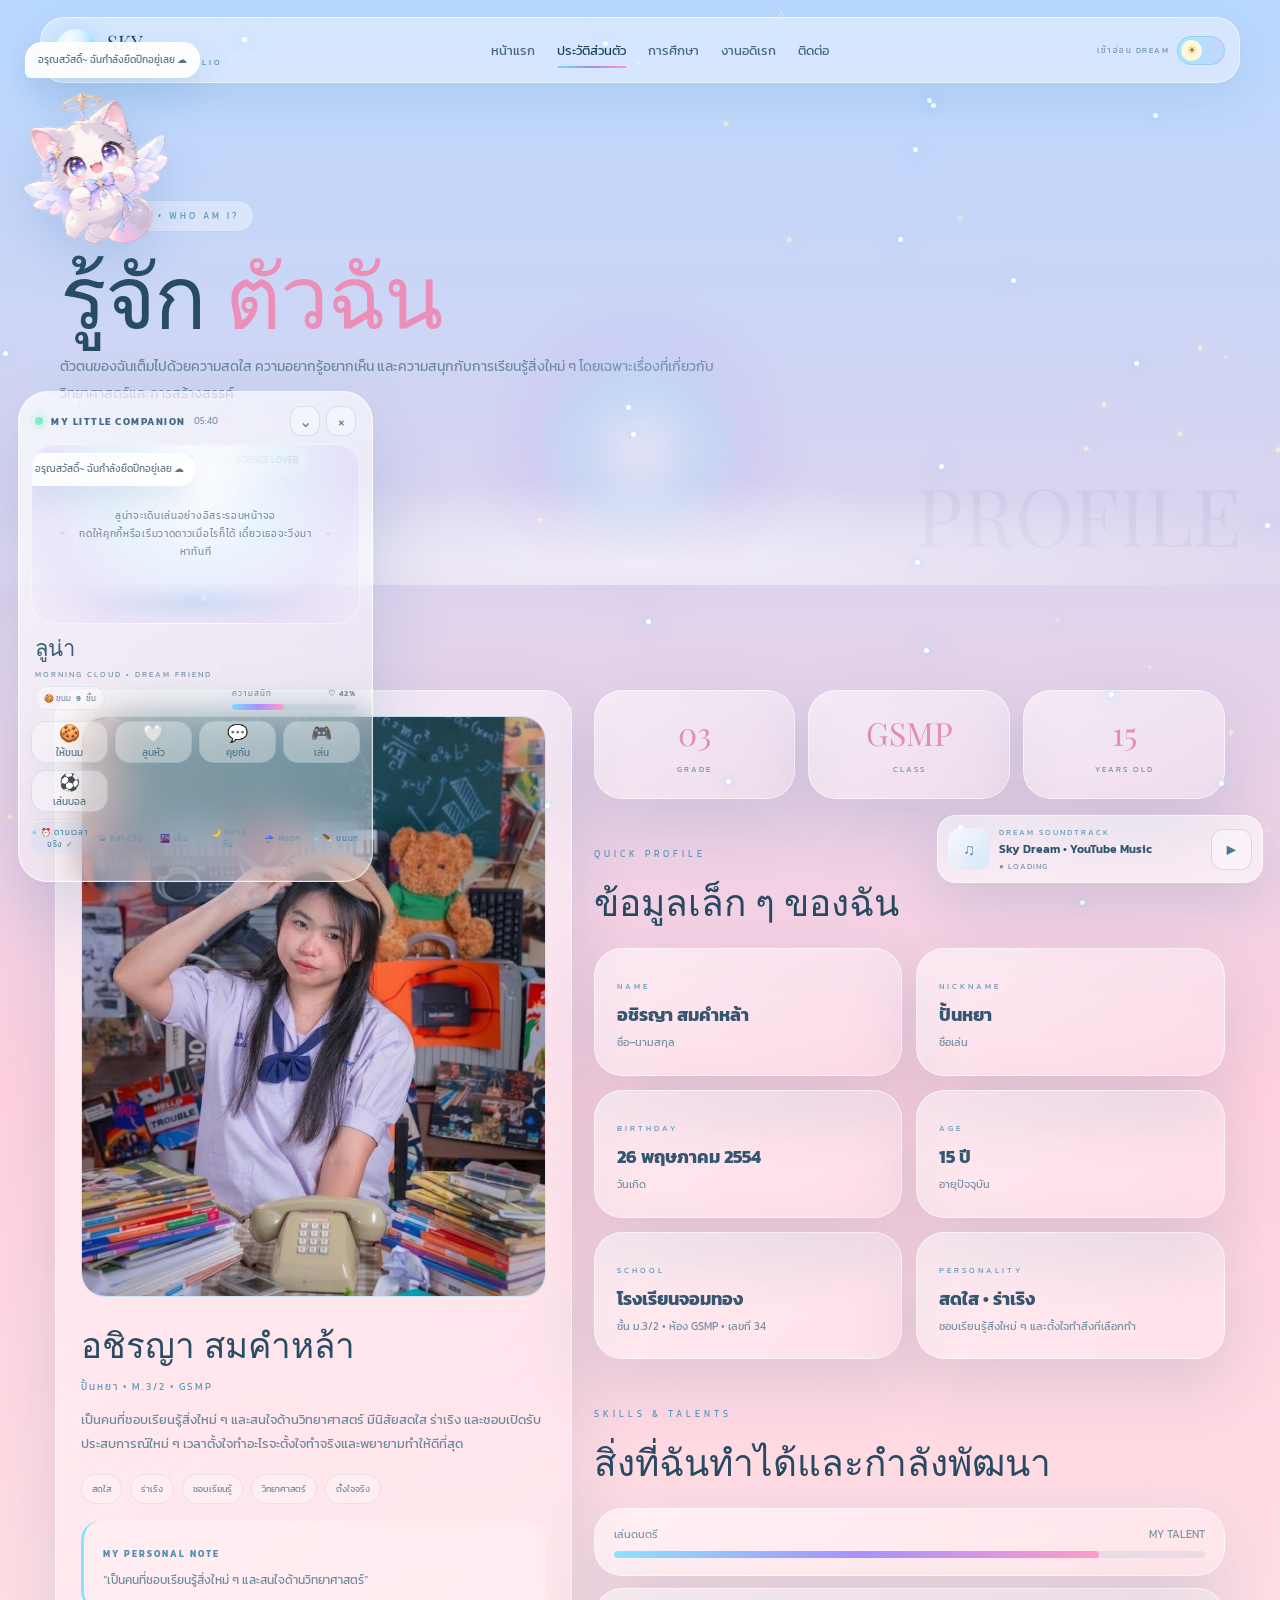
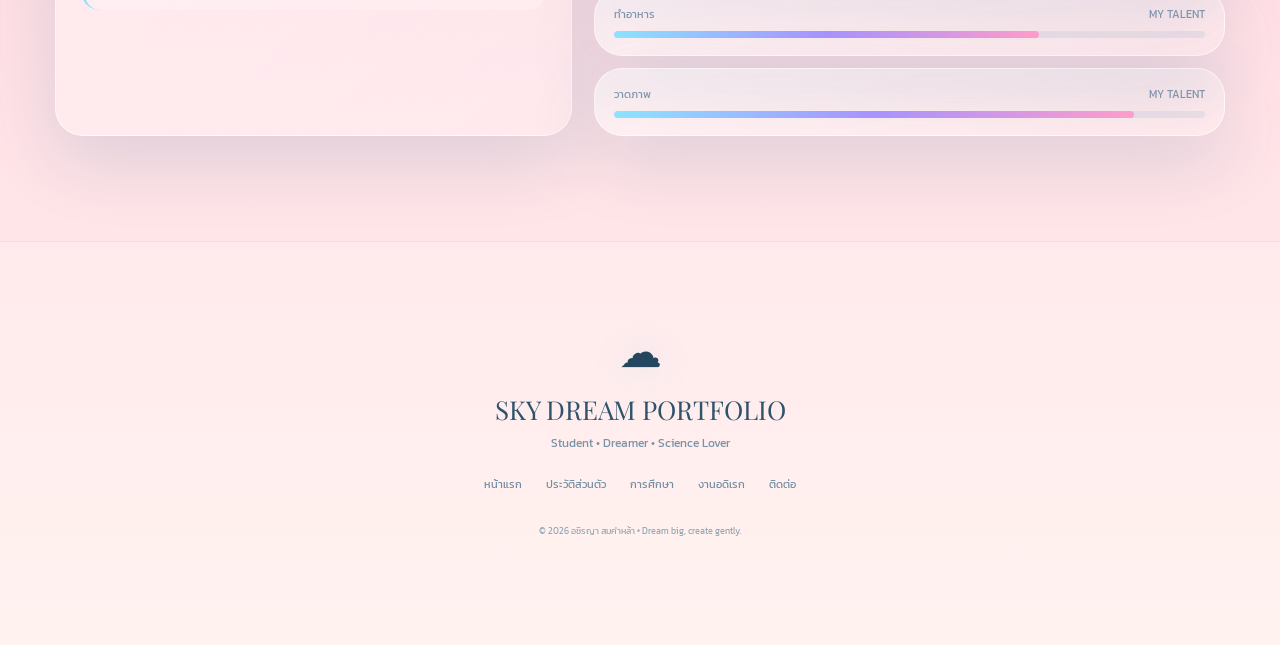
<file: profile.html>
<!DOCTYPE html><html lang="th"><head><meta charset="UTF-8"><meta name="viewport" content="width=device-width, initial-scale=1.0"><meta name="description" content="SKY DREAM PORTFOLIO - Student Portfolio"><title>SKY DREAM PORTFOLIO | Profile</title><style>
@import url('https://fonts.googleapis.com/css2?family=Kanit:wght@300;400;500;600;700&family=Playfair+Display:wght@400;500;600;700&display=swap');
:root{--sky:#8edcff;--sky2:#dff8ff;--cloud:#fff;--night:#101a42;--night2:#1b2856;--blue:#4f96ca;--purple:#9e87ef;--pink:#f19ac1;--text:#24465f;--muted:#728da2;--line:rgba(255,255,255,.55);--glass:rgba(255,255,255,.45);--ease:cubic-bezier(.2,.78,.25,1)}
*{margin:0;padding:0;box-sizing:border-box}html{scroll-behavior:smooth}body{min-height:100vh;overflow-x:hidden;font-family:'Kanit',sans-serif;color:var(--text);background:radial-gradient(circle at 15% 10%,rgba(255,255,255,.72),transparent 25%),radial-gradient(circle at 84% 16%,rgba(170,229,255,.65),transparent 30%),linear-gradient(180deg,#8bd9fa 0,#d8f6ff 44%,#f4fbff 100%);transition:background 1s,color .6s}body.night-mode{color:#edf6ff;background:radial-gradient(circle at 18% 10%,rgba(126,151,255,.12),transparent 25%),radial-gradient(circle at 82% 18%,rgba(205,139,255,.10),transparent 28%),linear-gradient(180deg,#07112f,#13204b 52%,#1c2852 100%)}a{color:inherit}button,input,textarea{font:inherit}::selection{background:#a4eaff;color:#173a58}
::-webkit-scrollbar{width:8px}::-webkit-scrollbar-track{background:#eaf8ff}::-webkit-scrollbar-thumb{background:linear-gradient(180deg,#80dafd,#a38df4,#ff9fc8);border-radius:20px}
#spaceCanvas{position:fixed;inset:0;width:100%;height:100%;z-index:1;pointer-events:none}#mouseGlow{position:fixed;left:50%;top:50%;width:320px;height:320px;transform:translate(-50%,-50%);border-radius:50%;pointer-events:none;z-index:9999;background:radial-gradient(circle,rgba(255,255,255,.34),rgba(135,221,255,.20) 30%,rgba(172,138,255,.09) 48%,transparent 72%);filter:blur(8px);mix-blend-mode:screen}.progress{position:fixed;left:0;top:0;width:100%;height:3px;z-index:2100;pointer-events:none}.progress span{display:block;width:0;height:100%;background:linear-gradient(90deg,#70d9ff,#aa8bff,#ff9cc8);box-shadow:0 0 12px rgba(112,217,255,.6)}
.site-header{position:fixed;top:17px;left:0;width:100%;padding:0 18px;z-index:1600}.navbar{width:min(1200px,100%);margin:auto;display:flex;align-items:center;justify-content:space-between;gap:15px;padding:11px 14px;border:1px solid rgba(255,255,255,.55);border-radius:24px;background:rgba(255,255,255,.38);backdrop-filter:blur(20px);box-shadow:0 15px 45px rgba(59,121,165,.13);transition:.35s var(--ease)}.night-mode .navbar{background:rgba(10,24,57,.58);border-color:rgba(182,210,255,.16)}.navbar.scrolled{background:rgba(255,255,255,.64);box-shadow:0 18px 55px rgba(44,104,148,.16)}.night-mode .navbar.scrolled{background:rgba(8,19,48,.86)}
.logo{display:flex;align-items:center;gap:10px;text-decoration:none;min-width:max-content}.logo-mark{width:42px;height:42px;display:grid;place-items:center;border-radius:50%;background:radial-gradient(circle at 33% 25%,#fff,#d9f6ff 34%,#9bdcff 63%,#a08aff 100%);box-shadow:0 0 18px rgba(105,197,255,.28);font-size:21px}.logo-copy{font:20px/1 'Playfair Display',serif}.logo-copy strong{display:block;margin-top:4px;color:#4b91be;font:8px 'Kanit',sans-serif;letter-spacing:3px}.night-mode .logo-copy strong{color:#9be6ff}.nav-links{display:flex;align-items:center;gap:22px}.nav-links a{position:relative;text-decoration:none;color:#48677f;font-size:13px;transition:.3s}.night-mode .nav-links a{color:#b7cae7}.nav-links a:after{content:'';position:absolute;left:50%;bottom:-8px;width:0;height:2px;transform:translateX(-50%);border-radius:99px;background:linear-gradient(90deg,#71d9ff,#a58af4,#ff9bc8);transition:.3s}.nav-links a:hover,.nav-links a.active{color:#20415b}.night-mode .nav-links a:hover,.night-mode .nav-links a.active{color:#fff}.nav-links a:hover:after,.nav-links a.active:after{width:100%}.theme-area{display:flex;align-items:center;gap:8px}.theme-label{font-size:8px;color:#7592aa;letter-spacing:1.5px;min-width:66px;text-align:right}.night-mode .theme-label{color:#8099b9}.theme-button{position:relative;width:48px;height:29px;border:1px solid rgba(74,130,171,.2);border-radius:99px;background:linear-gradient(90deg,#a3e8ff,#c6d5ff);cursor:pointer}.theme-button:after{content:'☀';position:absolute;left:3px;top:3px;width:21px;height:21px;display:grid;place-items:center;border-radius:50%;background:#fff8d8;color:#a96d12;font-size:11px;transition:.35s var(--ease)}.night-mode .theme-button{background:linear-gradient(90deg,#233667,#111b41)}.night-mode .theme-button:after{content:'☾';left:23px;background:#8295d6;color:#edf4ff}
.mobile-button{display:none;width:42px;height:42px;border-radius:14px;border:1px solid rgba(75,130,170,.16);background:rgba(255,255,255,.30);cursor:pointer;color:#2e516a}.night-mode .mobile-button{color:#fff;background:rgba(255,255,255,.04)}
.music-dock{position:fixed;right:17px;bottom:17px;z-index:1900;width:min(326px,calc(100vw - 34px));display:flex;align-items:center;gap:9px;padding:10px;border:1px solid rgba(255,255,255,.58);border-radius:19px;background:rgba(255,255,255,.56);backdrop-filter:blur(19px);box-shadow:0 20px 55px rgba(46,105,148,.17)}.night-mode .music-dock{background:rgba(10,22,54,.75);border-color:rgba(173,206,255,.15)}.music-orb{width:42px;height:42px;flex:none;display:grid;place-items:center;border-radius:13px;background:linear-gradient(135deg,rgba(255,255,255,.7),rgba(169,229,255,.45));color:#5a8bae}.night-mode .music-orb{color:#c3efff;background:linear-gradient(135deg,rgba(75,155,255,.12),rgba(167,123,255,.12))}.music-details{min-width:0;flex:1}.music-label{color:#669bbd;font-size:8px;letter-spacing:2px}.night-mode .music-label{color:#93ddff}.music-title{margin-top:2px;white-space:nowrap;overflow:hidden;text-overflow:ellipsis;color:#31536c;font-size:12px;font-weight:600}.night-mode .music-title{color:#edf7ff}.music-status{margin-top:2px;color:#7a93a8;font-size:8px;letter-spacing:1px}.night-mode .music-status{color:#8198b8}.music-action{width:41px;height:41px;display:grid;place-items:center;border-radius:12px;border:1px solid rgba(87,146,185,.24);background:rgba(255,255,255,.38);color:#4c7693;cursor:pointer;transition:.25s}.night-mode .music-action{color:#b9efff;background:rgba(255,255,255,.04);border-color:rgba(117,207,255,.21)}.music-action:hover{transform:scale(1.06);box-shadow:0 0 18px rgba(106,204,255,.20)}.youtube-frame-wrap{position:fixed;left:-10000px;top:-10000px;width:220px;height:200px;opacity:.001;pointer-events:none}.youtube-frame-wrap iframe{width:220px;height:200px;border:0}
.hero{position:relative;min-height:100vh;padding:160px 6% 95px;display:flex;align-items:center;overflow:hidden}.hero:before{content:'';position:absolute;left:-10%;right:-10%;bottom:-24%;height:52%;border-radius:50%;background:radial-gradient(ellipse at center,rgba(255,255,255,.76),rgba(225,247,255,.45) 42%,transparent 72%)}.night-mode .hero:before{background:radial-gradient(ellipse at center,rgba(79,104,168,.13),transparent 72%)}.hero-inner{width:min(1190px,100%);margin:auto;display:grid;grid-template-columns:1fr 1fr;gap:62px;align-items:center;position:relative;z-index:10}.hero-copy{text-align:left}.eyebrow{display:inline-flex;align-items:center;gap:8px;padding:8px 14px;border-radius:99px;color:#5795ba;border:1px solid rgba(89,158,204,.24);background:rgba(255,255,255,.43);font-size:10px;letter-spacing:2px}.night-mode .eyebrow{color:#9be6ff;background:rgba(255,255,255,.04);border-color:rgba(137,220,255,.17)}.chapter{display:block;margin-top:18px;color:#7b98ae;font-size:10px;letter-spacing:4px}.hero h1{margin-top:10px;color:#20465f;font:clamp(45px,6vw,80px)/1.05 'Playfair Display',serif;letter-spacing:-2px}.night-mode .hero h1{color:#eff7ff}.hero h1 span{color:#ee91b9;text-shadow:0 0 24px rgba(255,148,195,.18)}.role{margin-top:18px;color:#5998bd;font-size:10px;letter-spacing:3px}.night-mode .role{color:#8de3ff}.description{max-width:590px;margin-top:16px;color:#5f7c91;font-size:14px;line-height:2}.night-mode .description{color:#9bb0cf}.btn-row{display:flex;flex-wrap:wrap;gap:13px;margin-top:28px}.btn{min-height:45px;padding:0 20px;border-radius:99px;display:inline-flex;align-items:center;justify-content:center;gap:9px;text-decoration:none;border:1px solid transparent;font-size:13px;cursor:pointer;transition:.35s var(--ease)}.btn-primary{color:#1d4a65;background:linear-gradient(135deg,#a8ecff,#83d1f2);box-shadow:0 12px 32px rgba(70,170,221,.17)}.btn-primary:hover{transform:translateY(-4px);box-shadow:0 17px 38px rgba(70,170,221,.27)}.btn-secondary{color:#4f6b83;background:rgba(255,255,255,.38);border-color:rgba(82,139,180,.20)}.night-mode .btn-secondary{color:#e4f1ff;background:rgba(255,255,255,.03);border-color:rgba(164,204,255,.15)}.btn-secondary:hover{transform:translateY(-4px);border-color:rgba(255,149,199,.35);box-shadow:0 13px 32px rgba(255,149,199,.11)}.mini-stats{display:flex;width:max-content;max-width:100%;margin-top:35px;padding:14px 16px}.mini-stat{min-width:82px;padding:0 17px;text-align:center}.mini-stat+.mini-stat{border-left:1px solid rgba(87,139,176,.15)}.mini-stat strong{display:block;color:#e38db7;font:25px 'Playfair Display',serif}.mini-stat span{color:#7790a5;font-size:8px;letter-spacing:2px}.night-mode .mini-stat span{color:#7e95b5}
.sky-scene{position:relative;height:590px;isolation:isolate}.sun{position:absolute;right:12%;top:9%;width:130px;height:130px;border-radius:50%;background:radial-gradient(circle at 32% 28%,#fffef1,#fff8c6 33%,#ffdd73 68%,#ffc65a 100%);box-shadow:0 0 24px rgba(255,226,111,.65),0 0 90px rgba(255,221,124,.30);transition:.8s}.night-mode .sun{background:radial-gradient(circle at 35% 30%,#fff,#e3eaff 42%,#aab9ec 78%);box-shadow:0 0 25px rgba(221,236,255,.58),0 0 82px rgba(129,161,255,.21)}.sun:after{content:'';position:absolute;inset:-25px;border-radius:50%;border:1px dashed rgba(255,224,121,.18);animation:spin 20s linear infinite}.night-mode .sun:after{border-color:rgba(163,184,255,.11)}.cloud{position:absolute;z-index:7;filter:drop-shadow(0 14px 22px rgba(61,121,164,.10));animation:cloudFloat 12s ease-in-out infinite;pointer-events:none}.cloud-base{position:relative;width:235px;height:64px;border-radius:70px;background:linear-gradient(180deg,#fff,#effaff);box-shadow:inset 0 -9px 14px rgba(208,239,255,.55),0 10px 22px rgba(72,132,174,.10)}.cloud-base:before,.cloud-base:after{content:'';position:absolute;border-radius:50%;background:linear-gradient(180deg,#fff,#f1fbff);box-shadow:inset 0 -6px 12px rgba(208,238,253,.50)}.cloud-base:before{width:91px;height:91px;left:34px;bottom:21px}.cloud-base:after{width:114px;height:114px;right:33px;bottom:16px}.cloud-a{left:4%;top:24%}.cloud-b{right:-4%;top:43%;animation-delay:-4s;transform:scale(.83)}.cloud-c{left:30%;top:64%;transform:scale(.60);opacity:.80;animation-delay:-7s}.night-mode .cloud{opacity:.20}@keyframes cloudFloat{0%,100%{transform:translate(0,0)}50%{transform:translate(28px,-10px)}}.cloud-shadow{position:absolute;left:50%;bottom:55px;width:470px;height:90px;transform:translateX(-50%);border-radius:50%;background:radial-gradient(ellipse,rgba(85,150,192,.15),transparent 70%);filter:blur(16px)}.night-mode .cloud-shadow{background:radial-gradient(ellipse,rgba(91,121,193,.13),transparent 70%)}.sky-rainbow{position:absolute;left:5%;right:7%;bottom:9%;height:155px;border:15px solid rgba(255,139,177,.07);border-bottom-color:transparent;border-left-color:rgba(255,170,204,.09);border-right-color:rgba(157,183,255,.09);border-radius:50%;transform:rotate(-3deg)}.sky-label{position:absolute;right:0;bottom:18px;display:flex;align-items:center;gap:10px;padding:11px 15px;border-radius:18px;border:1px solid rgba(84,144,184,.20);background:rgba(255,255,255,.43);backdrop-filter:blur(15px)}.night-mode .sky-label{border-color:rgba(171,208,255,.14);background:rgba(8,21,53,.58)}.sky-label-icon{width:33px;height:33px;display:grid;place-items:center;border-radius:11px;background:rgba(146,225,255,.15);color:#5b94b7}.night-mode .sky-label-icon{color:#b9eaff}.sky-label strong{display:block;color:#467b9d;font:13px 'Playfair Display',serif;letter-spacing:2px}.night-mode .sky-label strong{color:#a8e5ff}.sky-label small{color:#7894a8;font-size:8px}.section{width:min(1170px,calc(100% - 40px));margin:auto;padding:105px 0}.section-heading{text-align:center;max-width:770px;margin:0 auto 48px}.section-heading small{color:#5b99bc;font-size:9px;letter-spacing:4px}.night-mode .section-heading small{color:#89deff}.section-heading h2{margin-top:10px;color:#284a62;font:clamp(35px,5vw,58px) 'Playfair Display',serif}.night-mode .section-heading h2{color:#eff7ff}.section-heading p{margin-top:10px;color:#718a9f;line-height:1.85;font-size:13px}.night-mode .section-heading p{color:#8fa5c3}
.glass{position:relative;border:1px solid rgba(255,255,255,.56);border-radius:28px;background:linear-gradient(145deg,rgba(255,255,255,.54),rgba(255,255,255,.25));backdrop-filter:blur(18px);box-shadow:0 25px 70px rgba(42,101,143,.16);overflow:hidden}.night-mode .glass{border-color:rgba(180,211,255,.12);background:linear-gradient(145deg,rgba(255,255,255,.06),rgba(255,255,255,.018));box-shadow:0 25px 70px rgba(0,0,0,.18)}.glass:before{content:'';position:absolute;inset:0;pointer-events:none;background:linear-gradient(120deg,transparent 17%,rgba(255,255,255,.18) 48%,transparent 78%);transform:translateX(-110%);transition:1.1s var(--ease)}.glass:hover:before{transform:translateX(110%)}.reveal{opacity:0;transform:translateY(32px);transition:opacity .85s var(--ease),transform .85s var(--ease)}.reveal.visible{opacity:1;transform:translateY(0)}.tilt{transform-style:preserve-3d;transition:transform .18s ease,box-shadow .35s,border-color .35s}.tilt:hover{border-color:rgba(99,184,229,.33);box-shadow:0 30px 76px rgba(42,108,151,.16)}
.chapter-grid{display:grid;grid-template-columns:repeat(3,1fr);gap:20px}.chapter-card{position:relative;min-height:282px;padding:31px;text-decoration:none;color:inherit;border-radius:28px;overflow:hidden}.chapter-card:after{content:'';position:absolute;right:-80px;top:-80px;width:190px;height:190px;border-radius:50%;filter:blur(7px);transition:.45s}.chapter-card.sky:after{background:radial-gradient(circle,rgba(113,220,255,.18),transparent 70%)}.chapter-card.purple:after{background:radial-gradient(circle,rgba(174,145,255,.17),transparent 70%)}.chapter-card.pink:after{background:radial-gradient(circle,rgba(255,151,199,.18),transparent 70%)}.chapter-card:hover:after{transform:scale(1.35)}.chapter-icon{width:57px;height:57px;display:grid;place-items:center;border-radius:18px;margin-bottom:28px;font-size:23px}.chapter-card.sky .chapter-icon{color:#5d9fc3;background:rgba(117,221,255,.14)}.chapter-card.purple .chapter-icon{color:#8c76cc;background:rgba(176,147,255,.13)}.chapter-card.pink .chapter-icon{color:#db82ae;background:rgba(255,154,205,.14)}.night-mode .chapter-card.sky .chapter-icon{color:#92e9ff;background:rgba(108,221,255,.05)}.chapter-card small{color:#788fa3;font-size:9px;letter-spacing:2px}.night-mode .chapter-card small{color:#748aaa}.chapter-card h3{margin-top:8px;color:#2c5069;font:25px 'Playfair Display',serif}.night-mode .chapter-card h3{color:#f1f8ff}.chapter-card p{max-width:330px;margin-top:9px;color:#718a9f;font-size:12px;line-height:1.8}.night-mode .chapter-card p{color:#8ea4c2}.chapter-card strong{position:absolute;left:31px;bottom:27px;color:#5598be;font-size:10px;letter-spacing:1px}.night-mode .chapter-card strong{color:#8fe8ff}.quote{max-width:900px;margin:auto;padding:58px 42px;text-align:center}.quote p{color:#3b5a70;font:clamp(21px,3vw,30px)/1.6 'Playfair Display',serif}.night-mode .quote p{color:#e0effe}.quote span{display:block;margin-top:18px;color:#6f91a8;font-size:9px;letter-spacing:3px}.footer{padding:78px 20px 105px;text-align:center;background:rgba(255,255,255,.17);border-top:1px solid rgba(91,148,185,.12)}.night-mode .footer{background:rgba(2,8,25,.34);border-top-color:rgba(151,195,255,.08)}.footer-mark{font-size:43px;animation:gentle 4s ease-in-out infinite;filter:drop-shadow(0 0 15px rgba(110,210,255,.25))}.footer h3{margin-top:8px;color:#2e536b;font:26px 'Playfair Display',serif}.night-mode .footer h3{color:#edf7ff}.footer p{margin-top:7px;color:#7892a6;font-size:12px}.night-mode .footer p{color:#7f95b7}.footer-links{display:flex;justify-content:center;flex-wrap:wrap;gap:24px;margin:24px 0}.footer-links a{color:#748da2;text-decoration:none;font-size:11px;transition:.3s}.night-mode .footer-links a{color:#8da4c4}.footer-links a:hover{color:#5b9fca}.footer small{color:#92a8b8;font-size:9px}.night-mode .footer small{color:#657b9d}
.mouse-star{position:fixed;pointer-events:none;z-index:99998;color:#fff;font-size:11px;text-shadow:0 0 8px #82ddff,0 0 15px #bf94ff;animation:mouseStar .75s ease-out forwards}@keyframes mouseStar{0%{opacity:1;transform:scale(.4)}100%{opacity:0;transform:translate(var(--mx),var(--my)) scale(1.6) rotate(180deg)}}.click-ripple{position:fixed;pointer-events:none;z-index:99997;width:12px;height:12px;border:2px solid #7bdcff;border-radius:50%;box-shadow:0 0 14px #7bdcff,0 0 28px #bf94ff;transform:translate(-50%,-50%);animation:ripple .85s ease-out forwards}@keyframes ripple{to{width:185px;height:185px;opacity:0}}.dream-particle{position:fixed;pointer-events:none;z-index:3;width:5px;height:5px;border-radius:50%;background:#fff;box-shadow:0 0 8px #8adfff,0 0 18px rgba(173,137,255,.55);animation:drift var(--dur) ease-in-out infinite alternate}@keyframes drift{from{transform:translate(0,0) scale(.5);opacity:.2}to{transform:translate(var(--dx),var(--dy)) scale(1.4);opacity:1}}
.moon-stars{position:fixed;inset:0;z-index:2;pointer-events:none;opacity:0;transition:opacity .7s}.night-mode .moon-stars{opacity:1}.moon-star{position:absolute;width:3px;height:3px;border-radius:50%;background:#fff;box-shadow:0 0 7px #fff,0 0 15px #97b7ff;animation:blink var(--t) ease-in-out infinite}@keyframes blink{0%,100%{opacity:.2;transform:scale(.6)}50%{opacity:1;transform:scale(1.4)}}.dynamic-cloud-layer{position:fixed;inset:0;overflow:hidden;pointer-events:none;z-index:2}.dynamic-cloud{position:absolute;left:-350px;width:300px;height:72px;border-radius:60px;background:linear-gradient(180deg,#fff,#eefaff);opacity:.62;box-shadow:0 14px 22px rgba(58,123,165,.08);animation:cloudAcross var(--ct) linear infinite}.dynamic-cloud:before,.dynamic-cloud:after{content:'';position:absolute;bottom:20px;border-radius:50%;background:linear-gradient(180deg,#fff,#f3fcff)}.dynamic-cloud:before{left:44px;width:92px;height:92px}.dynamic-cloud:after{right:40px;width:115px;height:115px}.night-mode .dynamic-cloud{opacity:.10}@keyframes cloudAcross{to{transform:translateX(calc(100vw + 750px))}}
.page-hero{position:relative;min-height:65vh;padding:165px 24px 75px;display:flex;align-items:flex-end;overflow:hidden}.page-hero:after{content:'';position:absolute;left:-10%;right:-10%;bottom:-65px;height:170px;border-radius:50%;background:radial-gradient(ellipse,rgba(255,255,255,.60),transparent 70%)}.night-mode .page-hero:after{background:radial-gradient(ellipse,rgba(70,95,160,.11),transparent 70%)}.hero-inner-copy{width:min(1160px,100%);margin:auto;position:relative;z-index:6}.page-kicker{display:inline-flex;padding:8px 14px;border-radius:99px;color:#5b95b8;border:1px solid rgba(90,158,202,.22);background:rgba(255,255,255,.35);font-size:9px;letter-spacing:3px}.night-mode .page-kicker{color:#91e1ff;background:rgba(255,255,255,.04);border-color:rgba(141,222,255,.15)}.page-title{margin-top:17px;color:#274b63;font:clamp(46px,7vw,87px)/1 'Playfair Display',serif;letter-spacing:-2px}.night-mode .page-title{color:#eef7ff}.page-title .accent{color:#ec8fb8}.page-subtitle{max-width:720px;margin-top:17px;color:#708a9f;font-size:14px;line-height:1.95}.night-mode .page-subtitle{color:#94a8c6}.page-line{width:100px;height:1px;margin-top:20px;background:linear-gradient(90deg,#74dfff,transparent)}.page-watermark{position:absolute;right:3%;bottom:3%;color:rgba(46,103,141,.07);font:80px 'Playfair Display',serif;pointer-events:none}.night-mode .page-watermark{color:rgba(198,221,255,.025)}
.profile-layout{display:grid;grid-template-columns:.9fr 1.1fr;gap:22px}.profile-panel{padding:25px}.image-frame{position:relative;aspect-ratio:4/5;overflow:hidden;border-radius:24px;border:1px solid rgba(83,145,185,.18);background:linear-gradient(145deg,#e0f7ff,#f2fbff,#dcecff)}.night-mode .image-frame{border-color:rgba(175,207,255,.11);background:linear-gradient(145deg,#10214c,#172650,#111a3c)}.image-frame img{width:100%;height:100%;display:block;object-fit:cover}.profile-name{margin-top:21px;color:#294b63;font:35px 'Playfair Display',serif}.night-mode .profile-name{color:#f0f7ff}.profile-role{margin-top:6px;color:#5a96bb;font-size:10px;letter-spacing:2px}.night-mode .profile-role{color:#8fe4ff}.profile-bio{margin-top:14px;color:#6f889c;font-size:13px;line-height:1.9}.night-mode .profile-bio{color:#8fa4c1}.tag-row{display:flex;flex-wrap:wrap;gap:8px;margin-top:17px}.tag{padding:7px 10px;border-radius:99px;border:1px solid rgba(83,143,181,.14);background:rgba(255,255,255,.28);color:#6e879b;font-size:9px}.night-mode .tag{color:#a1b7d4;border-color:rgba(165,204,255,.09);background:rgba(255,255,255,.03)}.callout{margin-top:17px;padding:18px 19px;border-radius:19px;border-left:3px solid #8edfff;background:rgba(255,255,255,.20)}.night-mode .callout{background:rgba(255,255,255,.03);border-left-color:#a38df3}.callout strong{color:#548db1;font-size:9px;letter-spacing:2px}.night-mode .callout strong{color:#91ddff}.callout p{margin-top:7px;color:#728b9f;font-size:12px;line-height:1.8}.night-mode .callout p{color:#91a6c3}.stat-grid{display:grid;grid-template-columns:repeat(3,1fr);gap:13px}.stat-card{padding:20px 12px;text-align:center}.stat-card strong{display:block;color:#e28db7;font:32px 'Playfair Display',serif}.stat-card span{color:#7890a5;font-size:8px;letter-spacing:2px}.info-grid{display:grid;grid-template-columns:repeat(2,1fr);gap:14px}.info-card{min-height:125px;padding:22px}.info-card small{color:#6599ba;font-size:8px;letter-spacing:3px}.night-mode .info-card small{color:#87ddff}.info-card h3{margin-top:6px;color:#35566e;font-size:18px}.night-mode .info-card h3{color:#eff7ff}.info-card p{margin-top:5px;color:#7890a5;font-size:11px;line-height:1.8}.night-mode .info-card p{color:#8da3c0}.skill-list{display:grid;gap:12px}.skill-card{padding:17px 19px}.skill-top{display:flex;justify-content:space-between;color:#58758c;font-size:11px}.night-mode .skill-top{color:#c4d6ed}.skill-top span{color:#7d95aa}.skill-bar{height:7px;margin-top:9px;border-radius:99px;background:rgba(77,128,166,.10);overflow:hidden}.skill-bar i{display:block;width:var(--level);height:100%;border-radius:99px;background:linear-gradient(90deg,#8ce4ff,#a793ff,#ff9dca);box-shadow:0 0 13px rgba(126,221,255,.18)}
.timeline{position:relative;width:min(970px,100%);margin:auto}.timeline:before{content:'';position:absolute;left:50%;top:0;bottom:0;width:2px;transform:translateX(-50%);background:linear-gradient(180deg,transparent,#77deff,#a48df7,#ff9fc9,transparent)}.timeline-item{position:relative;width:50%;padding:0 36px 52px}.timeline-item:nth-child(odd){left:0;text-align:right}.timeline-item:nth-child(even){left:50%;text-align:left}.timeline-dot{position:absolute;top:10px;width:15px;height:15px;border-radius:50%;background:#fff;border:3px solid #80ddff;box-shadow:0 0 0 7px rgba(126,221,255,.09),0 0 20px rgba(126,221,255,.30)}.timeline-item:nth-child(odd) .timeline-dot{right:-8px}.timeline-item:nth-child(even) .timeline-dot{left:-8px}.timeline-year{color:#e290b8;font-size:9px;letter-spacing:2px}.timeline-card{margin-top:8px;padding:22px}.timeline-card h3{color:#36566d;font:23px 'Playfair Display',serif}.night-mode .timeline-card h3{color:#eff7ff}.timeline-card p{margin-top:7px;color:#7890a5;font-size:12px;line-height:1.85}.night-mode .timeline-card p{color:#8fa4c1}.edu-gallery{display:grid;grid-template-columns:repeat(3,1fr);gap:15px}.gallery-card{position:relative;aspect-ratio:4/3;border-radius:22px;overflow:hidden}.gallery-card img{width:100%;height:100%;object-fit:cover;display:block;transition:.7s var(--ease)}.gallery-card:hover img{transform:scale(1.07)}
.hobby-grid{display:grid;grid-template-columns:repeat(12,1fr);gap:16px}.hobby-card{position:relative;min-height:290px;border-radius:24px;overflow:hidden}.hobby-card:nth-child(1){grid-column:span 7}.hobby-card:nth-child(2){grid-column:span 5}.hobby-card:nth-child(3){grid-column:span 4}.hobby-card:nth-child(4){grid-column:span 4}.hobby-card:nth-child(5){grid-column:span 4}.hobby-card:nth-child(6){grid-column:span 12}.hobby-card img{width:100%;height:100%;display:block;object-fit:cover;transition:.75s var(--ease)}.hobby-card:hover img{transform:scale(1.06)}.hobby-overlay{position:absolute;inset:0;display:flex;flex-direction:column;justify-content:flex-end;padding:24px;color:#fff;background:linear-gradient(180deg,transparent 35%,rgba(27,54,78,.90))}.hobby-overlay small{color:#a4e7ff;font-size:8px;letter-spacing:3px}.hobby-overlay h3{margin-top:5px;font:25px 'Playfair Display',serif}.hobby-overlay p{max-width:500px;margin-top:6px;color:#cde5ef;font-size:11px;line-height:1.7}.favorite{display:grid;grid-template-columns:1fr .95fr;gap:18px;align-items:center}.favorite-copy{padding:31px}.favorite-copy small{color:#e88fb9;font-size:8px;letter-spacing:3px}.favorite-copy h3{margin-top:10px;color:#2e5068;font:42px 'Playfair Display',serif}.night-mode .favorite-copy h3{color:#eff7ff}.favorite-copy p{margin-top:13px;color:#7891a5;font-size:13px;line-height:1.95}.night-mode .favorite-copy p{color:#90a4c2}
.contact-grid{display:grid;grid-template-columns:1.05fr .95fr;gap:19px}.contact-stack{display:grid;gap:14px}.contact-card{padding:23px;display:flex;align-items:flex-start;gap:14px}.contact-icon{width:50px;height:50px;flex:none;display:grid;place-items:center;border-radius:17px;background:rgba(127,221,255,.11);color:#5c9cc0}.night-mode .contact-icon{color:#9fe8ff;background:rgba(117,216,255,.05)}.contact-card small{color:#7391a7;font-size:8px;letter-spacing:3px}.contact-card h3{margin-top:4px;color:#34566c;font-size:18px}.night-mode .contact-card h3{color:#eef7ff}.contact-card p{margin-top:4px;color:#7e95a8;font-size:11px}.night-mode .contact-card p{color:#8da3c0}.form-card{padding:28px}.form-grid{display:grid;grid-template-columns:repeat(2,1fr);gap:13px}.field{display:grid;gap:7px}.field.full{grid-column:1/-1}.field label{color:#7491a7;font-size:8px;letter-spacing:2.5px}.night-mode .field label{color:#8097b9}.field input,.field textarea{width:100%;outline:none;border:1px solid rgba(82,138,179,.15);border-radius:15px;padding:12px 13px;color:#31556e;background:rgba(255,255,255,.30);transition:.3s}.night-mode .field input,.night-mode .field textarea{color:#eef7ff;border-color:rgba(168,203,255,.12);background:rgba(255,255,255,.03)}.field textarea{min-height:130px;resize:vertical}.field input:focus,.field textarea:focus{border-color:rgba(101,204,255,.40);box-shadow:0 0 0 4px rgba(101,204,255,.05)}.form-note{margin-top:10px;color:#7e95a9;font-size:9px;line-height:1.8}.form-status{margin-top:10px;min-height:18px;color:#5999be;font-size:10px}.night-mode .form-status{color:#8ce7ff}
.entrance{position:fixed;inset:0;z-index:50000;display:flex;align-items:center;justify-content:center;overflow:hidden;background:linear-gradient(180deg,#7bd3f5,#c3efff 52%,#f4fcff);transition:opacity 1s var(--ease),visibility 1s var(--ease),transform 1s var(--ease)}.night-mode .entrance{background:linear-gradient(180deg,#09163a,#142652 52%,#202c56)}body.loaded .entrance{opacity:0;visibility:hidden;pointer-events:none;transform:scale(1.04)}.entrance-sun{position:absolute;right:9%;top:9%;width:125px;height:125px;border-radius:50%;background:#fff3ac;box-shadow:0 0 32px rgba(255,226,119,.67),0 0 90px rgba(255,226,119,.28)}.entrance-title{text-align:center;position:relative;z-index:7}.entrance-title small{color:#326486;font-size:10px;letter-spacing:5px}.night-mode .entrance-title small{color:#91e2ff}.entrance-title h1{margin-top:14px;color:#214a65;font:clamp(56px,10vw,112px)/.88 'Playfair Display',serif;letter-spacing:4px}.night-mode .entrance-title h1{color:#eef7ff}.entrance-title h1 span{display:block;margin-top:11px;color:#ee91ba;font-size:.44em;letter-spacing:10px}.entrance-title p{margin-top:21px;color:#57768d;font:19px 'Playfair Display',serif;font-style:italic}.night-mode .entrance-title p{color:#a8bedb}.entrance-button{margin-top:29px;min-height:47px;padding:0 25px;border-radius:99px;border:1px solid rgba(85,147,190,.24);background:rgba(255,255,255,.54);color:#35627e;cursor:pointer;box-shadow:0 12px 30px rgba(48,119,160,.12);transition:.35s}.night-mode .entrance-button{background:rgba(255,255,255,.05);color:#e7f6ff;border-color:rgba(152,209,255,.17)}.entrance-button:hover{transform:translateY(-4px) scale(1.03);box-shadow:0 18px 38px rgba(48,119,160,.20)}.entrance-hint{margin-top:9px;color:#7693a9;font-size:8px;letter-spacing:3px}.night-mode .entrance-hint{color:#7890b0}.entrance-cloud{position:absolute;z-index:4;filter:drop-shadow(0 16px 25px rgba(63,127,166,.11));opacity:.96}.entrance-cloud .cloud-base{width:295px;height:77px}.entrance-cloud .cloud-base:before{width:111px;height:111px}.entrance-cloud .cloud-base:after{width:140px;height:140px}.ec1{left:4%;top:58%;transform:scale(.75)}.ec2{right:2%;top:64%;transform:scale(.62)}.decoration-line{position:absolute;left:50%;width:min(600px,65vw);height:1px;transform:translateX(-50%);background:linear-gradient(90deg,transparent,rgba(255,255,255,.8),transparent);opacity:.46}.decoration-line.top{top:25%}.decoration-line.bottom{bottom:24%}.floating-dot{position:absolute;width:8px;height:8px;border-radius:50%;background:#fff;box-shadow:0 0 12px #fff,0 0 23px #8ddfff;animation:dotFloat var(--dt) ease-in-out infinite}.d1{left:18%;top:19%;--dt:4s}.d2{left:78%;top:33%;--dt:5s}.d3{left:35%;top:71%;--dt:6s}.d4{left:62%;top:76%;--dt:4.5s}@keyframes dotFloat{0%,100%{transform:translate(0,0);opacity:.25}50%{transform:translate(var(--dx),var(--dy));opacity:1}}
@keyframes spin{to{transform:rotate(360deg)}}@keyframes gentle{50%{transform:translateY(-8px) rotate(2deg)}}
@media(max-width:1050px){.hero-inner{grid-template-columns:1fr;gap:22px}.hero-copy{text-align:center}.description{margin-inline:auto}.btn-row,.mini-stats{justify-content:center;margin-inline:auto}.sky-scene{height:500px}.chapter-grid{grid-template-columns:1fr}.profile-layout,.contact-grid,.favorite{grid-template-columns:1fr}.edu-gallery{grid-template-columns:1fr 1fr}}
@media(max-width:780px){.nav-links{display:none}.mobile-button{display:grid;place-items:center}.navbar{padding:9px 10px}.site-header{top:8px}.hero{padding:125px 20px 68px}.sky-scene{height:430px}.sun{width:92px;height:92px;right:8%;top:10%}.cloud-base{transform:scale(.78);transform-origin:left center}.cloud-b .cloud-base{transform:scale(.64);transform-origin:right center}.cloud-c{display:none}.sky-label{right:50%;transform:translateX(50%)}.page-hero{min-height:59vh;padding:140px 20px 58px}.timeline:before{left:18px}.timeline-item,.timeline-item:nth-child(odd),.timeline-item:nth-child(even){width:100%;left:0;padding-left:48px;padding-right:0;text-align:left}.timeline-item:nth-child(odd) .timeline-dot,.timeline-item:nth-child(even) .timeline-dot{left:11px;right:auto}.edu-gallery{grid-template-columns:1fr}.hobby-grid{grid-template-columns:1fr}.hobby-card,.hobby-card:nth-child(n){grid-column:auto;min-height:260px}.info-grid,.stat-grid{grid-template-columns:1fr 1fr}.form-grid{grid-template-columns:1fr}.field.full{grid-column:auto}.music-dock{right:10px;bottom:10px;width:calc(100vw - 20px)}}
@media(max-width:520px){#mouseGlow{display:none}.hero h1{font-size:43px}.page-title{font-size:43px}.entrance-title h1{font-size:53px}.entrance-title h1 span{letter-spacing:6px}.entrance-sun{width:78px;height:78px}.mini-stat{min-width:0;flex:1;padding:0 9px}.mini-stats{width:100%}.info-grid,.stat-grid{grid-template-columns:1fr}.section{width:calc(100% - 26px);padding:76px 0}.profile-panel{padding:18px}.favorite-copy{padding:23px}.favorite-copy h3{font-size:35px}.theme-label{display:none}}
@media(prefers-reduced-motion:reduce){*,*:before,*:after{animation-duration:.01ms!important;animation-iteration-count:1!important;transition-duration:.01ms!important;scroll-behavior:auto!important}}

/* ============================================================
   SKY DETAIL MODULE 001
   Decorative utility reserved for future portfolio sections.
============================================================ */
.sky-detail-001{
    position:relative;
    isolation:isolate;
}
.sky-detail-001::before{
    content:"";
    position:absolute;
    inset:3px;
    border-radius:13px;
    pointer-events:none;
    background:linear-gradient(91deg,rgba(255,255,255,.03),transparent 60%);
}
.sky-detail-001::after{
    content:"✦";
    position:absolute;
    right:9px;
    top:8px;
    color:rgba(118,213,255,.20);
    font-size:8px;
    pointer-events:none;
}

/* ============================================================
   SKY DETAIL MODULE 002
   Decorative utility reserved for future portfolio sections.
============================================================ */
.sky-detail-002{
    position:relative;
    isolation:isolate;
}
.sky-detail-002::before{
    content:"";
    position:absolute;
    inset:4px;
    border-radius:14px;
    pointer-events:none;
    background:linear-gradient(92deg,rgba(255,255,255,.03),transparent 60%);
}
.sky-detail-002::after{
    content:"✦";
    position:absolute;
    right:10px;
    top:9px;
    color:rgba(118,213,255,.20);
    font-size:9px;
    pointer-events:none;
}

/* ============================================================
   SKY DETAIL MODULE 003
   Decorative utility reserved for future portfolio sections.
============================================================ */
.sky-detail-003{
    position:relative;
    isolation:isolate;
}
.sky-detail-003::before{
    content:"";
    position:absolute;
    inset:5px;
    border-radius:15px;
    pointer-events:none;
    background:linear-gradient(93deg,rgba(255,255,255,.03),transparent 60%);
}
.sky-detail-003::after{
    content:"✦";
    position:absolute;
    right:11px;
    top:10px;
    color:rgba(118,213,255,.20);
    font-size:10px;
    pointer-events:none;
}

/* ============================================================
   SKY DETAIL MODULE 004
   Decorative utility reserved for future portfolio sections.
============================================================ */
.sky-detail-004{
    position:relative;
    isolation:isolate;
}
.sky-detail-004::before{
    content:"";
    position:absolute;
    inset:6px;
    border-radius:16px;
    pointer-events:none;
    background:linear-gradient(94deg,rgba(255,255,255,.03),transparent 60%);
}
.sky-detail-004::after{
    content:"✦";
    position:absolute;
    right:12px;
    top:11px;
    color:rgba(118,213,255,.20);
    font-size:11px;
    pointer-events:none;
}

/* ============================================================
   SKY DETAIL MODULE 005
   Decorative utility reserved for future portfolio sections.
============================================================ */
.sky-detail-005{
    position:relative;
    isolation:isolate;
}
.sky-detail-005::before{
    content:"";
    position:absolute;
    inset:7px;
    border-radius:17px;
    pointer-events:none;
    background:linear-gradient(95deg,rgba(255,255,255,.03),transparent 60%);
}
.sky-detail-005::after{
    content:"✦";
    position:absolute;
    right:13px;
    top:12px;
    color:rgba(118,213,255,.20);
    font-size:12px;
    pointer-events:none;
}

/* ============================================================
   SKY DETAIL MODULE 006
   Decorative utility reserved for future portfolio sections.
============================================================ */
.sky-detail-006{
    position:relative;
    isolation:isolate;
}
.sky-detail-006::before{
    content:"";
    position:absolute;
    inset:2px;
    border-radius:18px;
    pointer-events:none;
    background:linear-gradient(96deg,rgba(255,255,255,.03),transparent 60%);
}
.sky-detail-006::after{
    content:"✦";
    position:absolute;
    right:14px;
    top:13px;
    color:rgba(118,213,255,.20);
    font-size:13px;
    pointer-events:none;
}

/* ============================================================
   SKY DETAIL MODULE 007
   Decorative utility reserved for future portfolio sections.
============================================================ */
.sky-detail-007{
    position:relative;
    isolation:isolate;
}
.sky-detail-007::before{
    content:"";
    position:absolute;
    inset:3px;
    border-radius:19px;
    pointer-events:none;
    background:linear-gradient(97deg,rgba(255,255,255,.03),transparent 60%);
}
.sky-detail-007::after{
    content:"✦";
    position:absolute;
    right:15px;
    top:14px;
    color:rgba(118,213,255,.20);
    font-size:7px;
    pointer-events:none;
}

/* ============================================================
   SKY DETAIL MODULE 008
   Decorative utility reserved for future portfolio sections.
============================================================ */
.sky-detail-008{
    position:relative;
    isolation:isolate;
}
.sky-detail-008::before{
    content:"";
    position:absolute;
    inset:4px;
    border-radius:20px;
    pointer-events:none;
    background:linear-gradient(98deg,rgba(255,255,255,.03),transparent 60%);
}
.sky-detail-008::after{
    content:"✦";
    position:absolute;
    right:16px;
    top:15px;
    color:rgba(118,213,255,.20);
    font-size:8px;
    pointer-events:none;
}

/* ============================================================
   SKY DETAIL MODULE 009
   Decorative utility reserved for future portfolio sections.
============================================================ */
.sky-detail-009{
    position:relative;
    isolation:isolate;
}
.sky-detail-009::before{
    content:"";
    position:absolute;
    inset:5px;
    border-radius:12px;
    pointer-events:none;
    background:linear-gradient(99deg,rgba(255,255,255,.03),transparent 60%);
}
.sky-detail-009::after{
    content:"✦";
    position:absolute;
    right:17px;
    top:16px;
    color:rgba(118,213,255,.20);
    font-size:9px;
    pointer-events:none;
}

/* ============================================================
   SKY DETAIL MODULE 010
   Decorative utility reserved for future portfolio sections.
============================================================ */
.sky-detail-010{
    position:relative;
    isolation:isolate;
}
.sky-detail-010::before{
    content:"";
    position:absolute;
    inset:6px;
    border-radius:13px;
    pointer-events:none;
    background:linear-gradient(100deg,rgba(255,255,255,.03),transparent 60%);
}
.sky-detail-010::after{
    content:"✦";
    position:absolute;
    right:18px;
    top:17px;
    color:rgba(118,213,255,.20);
    font-size:10px;
    pointer-events:none;
}

/* ============================================================
   SKY DETAIL MODULE 011
   Decorative utility reserved for future portfolio sections.
============================================================ */
.sky-detail-011{
    position:relative;
    isolation:isolate;
}
.sky-detail-011::before{
    content:"";
    position:absolute;
    inset:7px;
    border-radius:14px;
    pointer-events:none;
    background:linear-gradient(101deg,rgba(255,255,255,.03),transparent 60%);
}
.sky-detail-011::after{
    content:"✦";
    position:absolute;
    right:19px;
    top:7px;
    color:rgba(118,213,255,.20);
    font-size:11px;
    pointer-events:none;
}

/* ============================================================
   SKY DETAIL MODULE 012
   Decorative utility reserved for future portfolio sections.
============================================================ */
.sky-detail-012{
    position:relative;
    isolation:isolate;
}
.sky-detail-012::before{
    content:"";
    position:absolute;
    inset:2px;
    border-radius:15px;
    pointer-events:none;
    background:linear-gradient(102deg,rgba(255,255,255,.03),transparent 60%);
}
.sky-detail-012::after{
    content:"✦";
    position:absolute;
    right:20px;
    top:8px;
    color:rgba(118,213,255,.20);
    font-size:12px;
    pointer-events:none;
}

/* ============================================================
   SKY DETAIL MODULE 013
   Decorative utility reserved for future portfolio sections.
============================================================ */
.sky-detail-013{
    position:relative;
    isolation:isolate;
}
.sky-detail-013::before{
    content:"";
    position:absolute;
    inset:3px;
    border-radius:16px;
    pointer-events:none;
    background:linear-gradient(103deg,rgba(255,255,255,.03),transparent 60%);
}
.sky-detail-013::after{
    content:"✦";
    position:absolute;
    right:21px;
    top:9px;
    color:rgba(118,213,255,.20);
    font-size:13px;
    pointer-events:none;
}

/* ============================================================
   SKY DETAIL MODULE 014
   Decorative utility reserved for future portfolio sections.
============================================================ */
.sky-detail-014{
    position:relative;
    isolation:isolate;
}
.sky-detail-014::before{
    content:"";
    position:absolute;
    inset:4px;
    border-radius:17px;
    pointer-events:none;
    background:linear-gradient(104deg,rgba(255,255,255,.03),transparent 60%);
}
.sky-detail-014::after{
    content:"✦";
    position:absolute;
    right:8px;
    top:10px;
    color:rgba(118,213,255,.20);
    font-size:7px;
    pointer-events:none;
}

/* ============================================================
   SKY DETAIL MODULE 015
   Decorative utility reserved for future portfolio sections.
============================================================ */
.sky-detail-015{
    position:relative;
    isolation:isolate;
}
.sky-detail-015::before{
    content:"";
    position:absolute;
    inset:5px;
    border-radius:18px;
    pointer-events:none;
    background:linear-gradient(105deg,rgba(255,255,255,.03),transparent 60%);
}
.sky-detail-015::after{
    content:"✦";
    position:absolute;
    right:9px;
    top:11px;
    color:rgba(118,213,255,.20);
    font-size:8px;
    pointer-events:none;
}

/* ============================================================
   SKY DETAIL MODULE 016
   Decorative utility reserved for future portfolio sections.
============================================================ */
.sky-detail-016{
    position:relative;
    isolation:isolate;
}
.sky-detail-016::before{
    content:"";
    position:absolute;
    inset:6px;
    border-radius:19px;
    pointer-events:none;
    background:linear-gradient(106deg,rgba(255,255,255,.03),transparent 60%);
}
.sky-detail-016::after{
    content:"✦";
    position:absolute;
    right:10px;
    top:12px;
    color:rgba(118,213,255,.20);
    font-size:9px;
    pointer-events:none;
}

/* ============================================================
   SKY DETAIL MODULE 017
   Decorative utility reserved for future portfolio sections.
============================================================ */
.sky-detail-017{
    position:relative;
    isolation:isolate;
}
.sky-detail-017::before{
    content:"";
    position:absolute;
    inset:7px;
    border-radius:20px;
    pointer-events:none;
    background:linear-gradient(107deg,rgba(255,255,255,.03),transparent 60%);
}
.sky-detail-017::after{
    content:"✦";
    position:absolute;
    right:11px;
    top:13px;
    color:rgba(118,213,255,.20);
    font-size:10px;
    pointer-events:none;
}

/* ============================================================
   SKY DETAIL MODULE 018
   Decorative utility reserved for future portfolio sections.
============================================================ */
.sky-detail-018{
    position:relative;
    isolation:isolate;
}
.sky-detail-018::before{
    content:"";
    position:absolute;
    inset:2px;
    border-radius:12px;
    pointer-events:none;
    background:linear-gradient(108deg,rgba(255,255,255,.03),transparent 60%);
}
.sky-detail-018::after{
    content:"✦";
    position:absolute;
    right:12px;
    top:14px;
    color:rgba(118,213,255,.20);
    font-size:11px;
    pointer-events:none;
}

/* ============================================================
   SKY DETAIL MODULE 019
   Decorative utility reserved for future portfolio sections.
============================================================ */
.sky-detail-019{
    position:relative;
    isolation:isolate;
}
.sky-detail-019::before{
    content:"";
    position:absolute;
    inset:3px;
    border-radius:13px;
    pointer-events:none;
    background:linear-gradient(109deg,rgba(255,255,255,.03),transparent 60%);
}
.sky-detail-019::after{
    content:"✦";
    position:absolute;
    right:13px;
    top:15px;
    color:rgba(118,213,255,.20);
    font-size:12px;
    pointer-events:none;
}

/* ============================================================
   SKY DETAIL MODULE 020
   Decorative utility reserved for future portfolio sections.
============================================================ */
.sky-detail-020{
    position:relative;
    isolation:isolate;
}
.sky-detail-020::before{
    content:"";
    position:absolute;
    inset:4px;
    border-radius:14px;
    pointer-events:none;
    background:linear-gradient(110deg,rgba(255,255,255,.03),transparent 60%);
}
.sky-detail-020::after{
    content:"✦";
    position:absolute;
    right:14px;
    top:16px;
    color:rgba(118,213,255,.20);
    font-size:13px;
    pointer-events:none;
}

/* ============================================================
   SKY DETAIL MODULE 021
   Decorative utility reserved for future portfolio sections.
============================================================ */
.sky-detail-021{
    position:relative;
    isolation:isolate;
}
.sky-detail-021::before{
    content:"";
    position:absolute;
    inset:5px;
    border-radius:15px;
    pointer-events:none;
    background:linear-gradient(111deg,rgba(255,255,255,.03),transparent 60%);
}
.sky-detail-021::after{
    content:"✦";
    position:absolute;
    right:15px;
    top:17px;
    color:rgba(118,213,255,.20);
    font-size:7px;
    pointer-events:none;
}

/* ============================================================
   SKY DETAIL MODULE 022
   Decorative utility reserved for future portfolio sections.
============================================================ */
.sky-detail-022{
    position:relative;
    isolation:isolate;
}
.sky-detail-022::before{
    content:"";
    position:absolute;
    inset:6px;
    border-radius:16px;
    pointer-events:none;
    background:linear-gradient(112deg,rgba(255,255,255,.03),transparent 60%);
}
.sky-detail-022::after{
    content:"✦";
    position:absolute;
    right:16px;
    top:7px;
    color:rgba(118,213,255,.20);
    font-size:8px;
    pointer-events:none;
}

/* ============================================================
   SKY DETAIL MODULE 023
   Decorative utility reserved for future portfolio sections.
============================================================ */
.sky-detail-023{
    position:relative;
    isolation:isolate;
}
.sky-detail-023::before{
    content:"";
    position:absolute;
    inset:7px;
    border-radius:17px;
    pointer-events:none;
    background:linear-gradient(113deg,rgba(255,255,255,.03),transparent 60%);
}
.sky-detail-023::after{
    content:"✦";
    position:absolute;
    right:17px;
    top:8px;
    color:rgba(118,213,255,.20);
    font-size:9px;
    pointer-events:none;
}

/* ============================================================
   SKY DETAIL MODULE 024
   Decorative utility reserved for future portfolio sections.
============================================================ */
.sky-detail-024{
    position:relative;
    isolation:isolate;
}
.sky-detail-024::before{
    content:"";
    position:absolute;
    inset:2px;
    border-radius:18px;
    pointer-events:none;
    background:linear-gradient(114deg,rgba(255,255,255,.03),transparent 60%);
}
.sky-detail-024::after{
    content:"✦";
    position:absolute;
    right:18px;
    top:9px;
    color:rgba(118,213,255,.20);
    font-size:10px;
    pointer-events:none;
}

/* ============================================================
   SKY DETAIL MODULE 025
   Decorative utility reserved for future portfolio sections.
============================================================ */
.sky-detail-025{
    position:relative;
    isolation:isolate;
}
.sky-detail-025::before{
    content:"";
    position:absolute;
    inset:3px;
    border-radius:19px;
    pointer-events:none;
    background:linear-gradient(115deg,rgba(255,255,255,.03),transparent 60%);
}
.sky-detail-025::after{
    content:"✦";
    position:absolute;
    right:19px;
    top:10px;
    color:rgba(118,213,255,.20);
    font-size:11px;
    pointer-events:none;
}

/* ============================================================
   SKY DETAIL MODULE 026
   Decorative utility reserved for future portfolio sections.
============================================================ */
.sky-detail-026{
    position:relative;
    isolation:isolate;
}
.sky-detail-026::before{
    content:"";
    position:absolute;
    inset:4px;
    border-radius:20px;
    pointer-events:none;
    background:linear-gradient(116deg,rgba(255,255,255,.03),transparent 60%);
}
.sky-detail-026::after{
    content:"✦";
    position:absolute;
    right:20px;
    top:11px;
    color:rgba(118,213,255,.20);
    font-size:12px;
    pointer-events:none;
}

/* ============================================================
   SKY DETAIL MODULE 027
   Decorative utility reserved for future portfolio sections.
============================================================ */
.sky-detail-027{
    position:relative;
    isolation:isolate;
}
.sky-detail-027::before{
    content:"";
    position:absolute;
    inset:5px;
    border-radius:12px;
    pointer-events:none;
    background:linear-gradient(117deg,rgba(255,255,255,.03),transparent 60%);
}
.sky-detail-027::after{
    content:"✦";
    position:absolute;
    right:21px;
    top:12px;
    color:rgba(118,213,255,.20);
    font-size:13px;
    pointer-events:none;
}

/* ============================================================
   SKY DETAIL MODULE 028
   Decorative utility reserved for future portfolio sections.
============================================================ */
.sky-detail-028{
    position:relative;
    isolation:isolate;
}
.sky-detail-028::before{
    content:"";
    position:absolute;
    inset:6px;
    border-radius:13px;
    pointer-events:none;
    background:linear-gradient(118deg,rgba(255,255,255,.03),transparent 60%);
}
.sky-detail-028::after{
    content:"✦";
    position:absolute;
    right:8px;
    top:13px;
    color:rgba(118,213,255,.20);
    font-size:7px;
    pointer-events:none;
}

/* ============================================================
   SKY DETAIL MODULE 029
   Decorative utility reserved for future portfolio sections.
============================================================ */
.sky-detail-029{
    position:relative;
    isolation:isolate;
}
.sky-detail-029::before{
    content:"";
    position:absolute;
    inset:7px;
    border-radius:14px;
    pointer-events:none;
    background:linear-gradient(119deg,rgba(255,255,255,.03),transparent 60%);
}
.sky-detail-029::after{
    content:"✦";
    position:absolute;
    right:9px;
    top:14px;
    color:rgba(118,213,255,.20);
    font-size:8px;
    pointer-events:none;
}

/* ============================================================
   SKY DETAIL MODULE 030
   Decorative utility reserved for future portfolio sections.
============================================================ */
.sky-detail-030{
    position:relative;
    isolation:isolate;
}
.sky-detail-030::before{
    content:"";
    position:absolute;
    inset:2px;
    border-radius:15px;
    pointer-events:none;
    background:linear-gradient(120deg,rgba(255,255,255,.03),transparent 60%);
}
.sky-detail-030::after{
    content:"✦";
    position:absolute;
    right:10px;
    top:15px;
    color:rgba(118,213,255,.20);
    font-size:9px;
    pointer-events:none;
}

/* ============================================================
   SKY DETAIL MODULE 031
   Decorative utility reserved for future portfolio sections.
============================================================ */
.sky-detail-031{
    position:relative;
    isolation:isolate;
}
.sky-detail-031::before{
    content:"";
    position:absolute;
    inset:3px;
    border-radius:16px;
    pointer-events:none;
    background:linear-gradient(121deg,rgba(255,255,255,.03),transparent 60%);
}
.sky-detail-031::after{
    content:"✦";
    position:absolute;
    right:11px;
    top:16px;
    color:rgba(118,213,255,.20);
    font-size:10px;
    pointer-events:none;
}

/* ============================================================
   SKY DETAIL MODULE 032
   Decorative utility reserved for future portfolio sections.
============================================================ */
.sky-detail-032{
    position:relative;
    isolation:isolate;
}
.sky-detail-032::before{
    content:"";
    position:absolute;
    inset:4px;
    border-radius:17px;
    pointer-events:none;
    background:linear-gradient(122deg,rgba(255,255,255,.03),transparent 60%);
}
.sky-detail-032::after{
    content:"✦";
    position:absolute;
    right:12px;
    top:17px;
    color:rgba(118,213,255,.20);
    font-size:11px;
    pointer-events:none;
}

/* ============================================================
   SKY DETAIL MODULE 033
   Decorative utility reserved for future portfolio sections.
============================================================ */
.sky-detail-033{
    position:relative;
    isolation:isolate;
}
.sky-detail-033::before{
    content:"";
    position:absolute;
    inset:5px;
    border-radius:18px;
    pointer-events:none;
    background:linear-gradient(123deg,rgba(255,255,255,.03),transparent 60%);
}
.sky-detail-033::after{
    content:"✦";
    position:absolute;
    right:13px;
    top:7px;
    color:rgba(118,213,255,.20);
    font-size:12px;
    pointer-events:none;
}

/* ============================================================
   SKY DETAIL MODULE 034
   Decorative utility reserved for future portfolio sections.
============================================================ */
.sky-detail-034{
    position:relative;
    isolation:isolate;
}
.sky-detail-034::before{
    content:"";
    position:absolute;
    inset:6px;
    border-radius:19px;
    pointer-events:none;
    background:linear-gradient(124deg,rgba(255,255,255,.03),transparent 60%);
}
.sky-detail-034::after{
    content:"✦";
    position:absolute;
    right:14px;
    top:8px;
    color:rgba(118,213,255,.20);
    font-size:13px;
    pointer-events:none;
}

/* ============================================================
   SKY DETAIL MODULE 035
   Decorative utility reserved for future portfolio sections.
============================================================ */
.sky-detail-035{
    position:relative;
    isolation:isolate;
}
.sky-detail-035::before{
    content:"";
    position:absolute;
    inset:7px;
    border-radius:20px;
    pointer-events:none;
    background:linear-gradient(125deg,rgba(255,255,255,.03),transparent 60%);
}
.sky-detail-035::after{
    content:"✦";
    position:absolute;
    right:15px;
    top:9px;
    color:rgba(118,213,255,.20);
    font-size:7px;
    pointer-events:none;
}

/* ============================================================
   SKY DETAIL MODULE 036
   Decorative utility reserved for future portfolio sections.
============================================================ */
.sky-detail-036{
    position:relative;
    isolation:isolate;
}
.sky-detail-036::before{
    content:"";
    position:absolute;
    inset:2px;
    border-radius:12px;
    pointer-events:none;
    background:linear-gradient(126deg,rgba(255,255,255,.03),transparent 60%);
}
.sky-detail-036::after{
    content:"✦";
    position:absolute;
    right:16px;
    top:10px;
    color:rgba(118,213,255,.20);
    font-size:8px;
    pointer-events:none;
}

/* ============================================================
   SKY DETAIL MODULE 037
   Decorative utility reserved for future portfolio sections.
============================================================ */
.sky-detail-037{
    position:relative;
    isolation:isolate;
}
.sky-detail-037::before{
    content:"";
    position:absolute;
    inset:3px;
    border-radius:13px;
    pointer-events:none;
    background:linear-gradient(127deg,rgba(255,255,255,.03),transparent 60%);
}
.sky-detail-037::after{
    content:"✦";
    position:absolute;
    right:17px;
    top:11px;
    color:rgba(118,213,255,.20);
    font-size:9px;
    pointer-events:none;
}

/* ============================================================
   SKY DETAIL MODULE 038
   Decorative utility reserved for future portfolio sections.
============================================================ */
.sky-detail-038{
    position:relative;
    isolation:isolate;
}
.sky-detail-038::before{
    content:"";
    position:absolute;
    inset:4px;
    border-radius:14px;
    pointer-events:none;
    background:linear-gradient(128deg,rgba(255,255,255,.03),transparent 60%);
}
.sky-detail-038::after{
    content:"✦";
    position:absolute;
    right:18px;
    top:12px;
    color:rgba(118,213,255,.20);
    font-size:10px;
    pointer-events:none;
}

/* ============================================================
   SKY DETAIL MODULE 039
   Decorative utility reserved for future portfolio sections.
============================================================ */
.sky-detail-039{
    position:relative;
    isolation:isolate;
}
.sky-detail-039::before{
    content:"";
    position:absolute;
    inset:5px;
    border-radius:15px;
    pointer-events:none;
    background:linear-gradient(129deg,rgba(255,255,255,.03),transparent 60%);
}
.sky-detail-039::after{
    content:"✦";
    position:absolute;
    right:19px;
    top:13px;
    color:rgba(118,213,255,.20);
    font-size:11px;
    pointer-events:none;
}

/* ============================================================
   SKY DETAIL MODULE 040
   Decorative utility reserved for future portfolio sections.
============================================================ */
.sky-detail-040{
    position:relative;
    isolation:isolate;
}
.sky-detail-040::before{
    content:"";
    position:absolute;
    inset:6px;
    border-radius:16px;
    pointer-events:none;
    background:linear-gradient(130deg,rgba(255,255,255,.03),transparent 60%);
}
.sky-detail-040::after{
    content:"✦";
    position:absolute;
    right:20px;
    top:14px;
    color:rgba(118,213,255,.20);
    font-size:12px;
    pointer-events:none;
}

/* ============================================================
   SKY DETAIL MODULE 041
   Decorative utility reserved for future portfolio sections.
============================================================ */
.sky-detail-041{
    position:relative;
    isolation:isolate;
}
.sky-detail-041::before{
    content:"";
    position:absolute;
    inset:7px;
    border-radius:17px;
    pointer-events:none;
    background:linear-gradient(131deg,rgba(255,255,255,.03),transparent 60%);
}
.sky-detail-041::after{
    content:"✦";
    position:absolute;
    right:21px;
    top:15px;
    color:rgba(118,213,255,.20);
    font-size:13px;
    pointer-events:none;
}

/* ============================================================
   SKY DETAIL MODULE 042
   Decorative utility reserved for future portfolio sections.
============================================================ */
.sky-detail-042{
    position:relative;
    isolation:isolate;
}
.sky-detail-042::before{
    content:"";
    position:absolute;
    inset:2px;
    border-radius:18px;
    pointer-events:none;
    background:linear-gradient(132deg,rgba(255,255,255,.03),transparent 60%);
}
.sky-detail-042::after{
    content:"✦";
    position:absolute;
    right:8px;
    top:16px;
    color:rgba(118,213,255,.20);
    font-size:7px;
    pointer-events:none;
}

/* ============================================================
   SKY DETAIL MODULE 043
   Decorative utility reserved for future portfolio sections.
============================================================ */
.sky-detail-043{
    position:relative;
    isolation:isolate;
}
.sky-detail-043::before{
    content:"";
    position:absolute;
    inset:3px;
    border-radius:19px;
    pointer-events:none;
    background:linear-gradient(133deg,rgba(255,255,255,.03),transparent 60%);
}
.sky-detail-043::after{
    content:"✦";
    position:absolute;
    right:9px;
    top:17px;
    color:rgba(118,213,255,.20);
    font-size:8px;
    pointer-events:none;
}

/* ============================================================
   SKY DETAIL MODULE 044
   Decorative utility reserved for future portfolio sections.
============================================================ */
.sky-detail-044{
    position:relative;
    isolation:isolate;
}
.sky-detail-044::before{
    content:"";
    position:absolute;
    inset:4px;
    border-radius:20px;
    pointer-events:none;
    background:linear-gradient(134deg,rgba(255,255,255,.03),transparent 60%);
}
.sky-detail-044::after{
    content:"✦";
    position:absolute;
    right:10px;
    top:7px;
    color:rgba(118,213,255,.20);
    font-size:9px;
    pointer-events:none;
}

/* ============================================================
   SKY DETAIL MODULE 045
   Decorative utility reserved for future portfolio sections.
============================================================ */
.sky-detail-045{
    position:relative;
    isolation:isolate;
}
.sky-detail-045::before{
    content:"";
    position:absolute;
    inset:5px;
    border-radius:12px;
    pointer-events:none;
    background:linear-gradient(135deg,rgba(255,255,255,.03),transparent 60%);
}
.sky-detail-045::after{
    content:"✦";
    position:absolute;
    right:11px;
    top:8px;
    color:rgba(118,213,255,.20);
    font-size:10px;
    pointer-events:none;
}

/* ============================================================
   SKY DETAIL MODULE 046
   Decorative utility reserved for future portfolio sections.
============================================================ */
.sky-detail-046{
    position:relative;
    isolation:isolate;
}
.sky-detail-046::before{
    content:"";
    position:absolute;
    inset:6px;
    border-radius:13px;
    pointer-events:none;
    background:linear-gradient(136deg,rgba(255,255,255,.03),transparent 60%);
}
.sky-detail-046::after{
    content:"✦";
    position:absolute;
    right:12px;
    top:9px;
    color:rgba(118,213,255,.20);
    font-size:11px;
    pointer-events:none;
}

/* ============================================================
   SKY DETAIL MODULE 047
   Decorative utility reserved for future portfolio sections.
============================================================ */
.sky-detail-047{
    position:relative;
    isolation:isolate;
}
.sky-detail-047::before{
    content:"";
    position:absolute;
    inset:7px;
    border-radius:14px;
    pointer-events:none;
    background:linear-gradient(137deg,rgba(255,255,255,.03),transparent 60%);
}
.sky-detail-047::after{
    content:"✦";
    position:absolute;
    right:13px;
    top:10px;
    color:rgba(118,213,255,.20);
    font-size:12px;
    pointer-events:none;
}

/* ============================================================
   SKY DETAIL MODULE 048
   Decorative utility reserved for future portfolio sections.
============================================================ */
.sky-detail-048{
    position:relative;
    isolation:isolate;
}
.sky-detail-048::before{
    content:"";
    position:absolute;
    inset:2px;
    border-radius:15px;
    pointer-events:none;
    background:linear-gradient(138deg,rgba(255,255,255,.03),transparent 60%);
}
.sky-detail-048::after{
    content:"✦";
    position:absolute;
    right:14px;
    top:11px;
    color:rgba(118,213,255,.20);
    font-size:13px;
    pointer-events:none;
}

/* ============================================================
   SKY DETAIL MODULE 049
   Decorative utility reserved for future portfolio sections.
============================================================ */
.sky-detail-049{
    position:relative;
    isolation:isolate;
}
.sky-detail-049::before{
    content:"";
    position:absolute;
    inset:3px;
    border-radius:16px;
    pointer-events:none;
    background:linear-gradient(139deg,rgba(255,255,255,.03),transparent 60%);
}
.sky-detail-049::after{
    content:"✦";
    position:absolute;
    right:15px;
    top:12px;
    color:rgba(118,213,255,.20);
    font-size:7px;
    pointer-events:none;
}

/* ============================================================
   SKY DETAIL MODULE 050
   Decorative utility reserved for future portfolio sections.
============================================================ */
.sky-detail-050{
    position:relative;
    isolation:isolate;
}
.sky-detail-050::before{
    content:"";
    position:absolute;
    inset:4px;
    border-radius:17px;
    pointer-events:none;
    background:linear-gradient(140deg,rgba(255,255,255,.03),transparent 60%);
}
.sky-detail-050::after{
    content:"✦";
    position:absolute;
    right:16px;
    top:13px;
    color:rgba(118,213,255,.20);
    font-size:8px;
    pointer-events:none;
}

/* ============================================================
   SKY DETAIL MODULE 051
   Decorative utility reserved for future portfolio sections.
============================================================ */
.sky-detail-051{
    position:relative;
    isolation:isolate;
}
.sky-detail-051::before{
    content:"";
    position:absolute;
    inset:5px;
    border-radius:18px;
    pointer-events:none;
    background:linear-gradient(141deg,rgba(255,255,255,.03),transparent 60%);
}
.sky-detail-051::after{
    content:"✦";
    position:absolute;
    right:17px;
    top:14px;
    color:rgba(118,213,255,.20);
    font-size:9px;
    pointer-events:none;
}

/* ============================================================
   SKY DETAIL MODULE 052
   Decorative utility reserved for future portfolio sections.
============================================================ */
.sky-detail-052{
    position:relative;
    isolation:isolate;
}
.sky-detail-052::before{
    content:"";
    position:absolute;
    inset:6px;
    border-radius:19px;
    pointer-events:none;
    background:linear-gradient(142deg,rgba(255,255,255,.03),transparent 60%);
}
.sky-detail-052::after{
    content:"✦";
    position:absolute;
    right:18px;
    top:15px;
    color:rgba(118,213,255,.20);
    font-size:10px;
    pointer-events:none;
}

/* ============================================================
   SKY DETAIL MODULE 053
   Decorative utility reserved for future portfolio sections.
============================================================ */
.sky-detail-053{
    position:relative;
    isolation:isolate;
}
.sky-detail-053::before{
    content:"";
    position:absolute;
    inset:7px;
    border-radius:20px;
    pointer-events:none;
    background:linear-gradient(143deg,rgba(255,255,255,.03),transparent 60%);
}
.sky-detail-053::after{
    content:"✦";
    position:absolute;
    right:19px;
    top:16px;
    color:rgba(118,213,255,.20);
    font-size:11px;
    pointer-events:none;
}

/* ============================================================
   SKY DETAIL MODULE 054
   Decorative utility reserved for future portfolio sections.
============================================================ */
.sky-detail-054{
    position:relative;
    isolation:isolate;
}
.sky-detail-054::before{
    content:"";
    position:absolute;
    inset:2px;
    border-radius:12px;
    pointer-events:none;
    background:linear-gradient(144deg,rgba(255,255,255,.03),transparent 60%);
}
.sky-detail-054::after{
    content:"✦";
    position:absolute;
    right:20px;
    top:17px;
    color:rgba(118,213,255,.20);
    font-size:12px;
    pointer-events:none;
}

/* ============================================================
   SKY DETAIL MODULE 055
   Decorative utility reserved for future portfolio sections.
============================================================ */
.sky-detail-055{
    position:relative;
    isolation:isolate;
}
.sky-detail-055::before{
    content:"";
    position:absolute;
    inset:3px;
    border-radius:13px;
    pointer-events:none;
    background:linear-gradient(145deg,rgba(255,255,255,.03),transparent 60%);
}
.sky-detail-055::after{
    content:"✦";
    position:absolute;
    right:21px;
    top:7px;
    color:rgba(118,213,255,.20);
    font-size:13px;
    pointer-events:none;
}

/* ============================================================
   SKY DETAIL MODULE 056
   Decorative utility reserved for future portfolio sections.
============================================================ */
.sky-detail-056{
    position:relative;
    isolation:isolate;
}
.sky-detail-056::before{
    content:"";
    position:absolute;
    inset:4px;
    border-radius:14px;
    pointer-events:none;
    background:linear-gradient(146deg,rgba(255,255,255,.03),transparent 60%);
}
.sky-detail-056::after{
    content:"✦";
    position:absolute;
    right:8px;
    top:8px;
    color:rgba(118,213,255,.20);
    font-size:7px;
    pointer-events:none;
}

/* ============================================================
   SKY DETAIL MODULE 057
   Decorative utility reserved for future portfolio sections.
============================================================ */
.sky-detail-057{
    position:relative;
    isolation:isolate;
}
.sky-detail-057::before{
    content:"";
    position:absolute;
    inset:5px;
    border-radius:15px;
    pointer-events:none;
    background:linear-gradient(147deg,rgba(255,255,255,.03),transparent 60%);
}
.sky-detail-057::after{
    content:"✦";
    position:absolute;
    right:9px;
    top:9px;
    color:rgba(118,213,255,.20);
    font-size:8px;
    pointer-events:none;
}

/* ============================================================
   SKY DETAIL MODULE 058
   Decorative utility reserved for future portfolio sections.
============================================================ */
.sky-detail-058{
    position:relative;
    isolation:isolate;
}
.sky-detail-058::before{
    content:"";
    position:absolute;
    inset:6px;
    border-radius:16px;
    pointer-events:none;
    background:linear-gradient(148deg,rgba(255,255,255,.03),transparent 60%);
}
.sky-detail-058::after{
    content:"✦";
    position:absolute;
    right:10px;
    top:10px;
    color:rgba(118,213,255,.20);
    font-size:9px;
    pointer-events:none;
}

/* ============================================================
   SKY DETAIL MODULE 059
   Decorative utility reserved for future portfolio sections.
============================================================ */
.sky-detail-059{
    position:relative;
    isolation:isolate;
}
.sky-detail-059::before{
    content:"";
    position:absolute;
    inset:7px;
    border-radius:17px;
    pointer-events:none;
    background:linear-gradient(149deg,rgba(255,255,255,.03),transparent 60%);
}
.sky-detail-059::after{
    content:"✦";
    position:absolute;
    right:11px;
    top:11px;
    color:rgba(118,213,255,.20);
    font-size:10px;
    pointer-events:none;
}

/* ============================================================
   SKY DETAIL MODULE 060
   Decorative utility reserved for future portfolio sections.
============================================================ */
.sky-detail-060{
    position:relative;
    isolation:isolate;
}
.sky-detail-060::before{
    content:"";
    position:absolute;
    inset:2px;
    border-radius:18px;
    pointer-events:none;
    background:linear-gradient(150deg,rgba(255,255,255,.03),transparent 60%);
}
.sky-detail-060::after{
    content:"✦";
    position:absolute;
    right:12px;
    top:12px;
    color:rgba(118,213,255,.20);
    font-size:11px;
    pointer-events:none;
}

/* ============================================================
   SKY DETAIL MODULE 061
   Decorative utility reserved for future portfolio sections.
============================================================ */
.sky-detail-061{
    position:relative;
    isolation:isolate;
}
.sky-detail-061::before{
    content:"";
    position:absolute;
    inset:3px;
    border-radius:19px;
    pointer-events:none;
    background:linear-gradient(151deg,rgba(255,255,255,.03),transparent 60%);
}
.sky-detail-061::after{
    content:"✦";
    position:absolute;
    right:13px;
    top:13px;
    color:rgba(118,213,255,.20);
    font-size:12px;
    pointer-events:none;
}

/* ============================================================
   SKY DETAIL MODULE 062
   Decorative utility reserved for future portfolio sections.
============================================================ */
.sky-detail-062{
    position:relative;
    isolation:isolate;
}
.sky-detail-062::before{
    content:"";
    position:absolute;
    inset:4px;
    border-radius:20px;
    pointer-events:none;
    background:linear-gradient(152deg,rgba(255,255,255,.03),transparent 60%);
}
.sky-detail-062::after{
    content:"✦";
    position:absolute;
    right:14px;
    top:14px;
    color:rgba(118,213,255,.20);
    font-size:13px;
    pointer-events:none;
}

/* ============================================================
   SKY DETAIL MODULE 063
   Decorative utility reserved for future portfolio sections.
============================================================ */
.sky-detail-063{
    position:relative;
    isolation:isolate;
}
.sky-detail-063::before{
    content:"";
    position:absolute;
    inset:5px;
    border-radius:12px;
    pointer-events:none;
    background:linear-gradient(153deg,rgba(255,255,255,.03),transparent 60%);
}
.sky-detail-063::after{
    content:"✦";
    position:absolute;
    right:15px;
    top:15px;
    color:rgba(118,213,255,.20);
    font-size:7px;
    pointer-events:none;
}

/* ============================================================
   SKY DETAIL MODULE 064
   Decorative utility reserved for future portfolio sections.
============================================================ */
.sky-detail-064{
    position:relative;
    isolation:isolate;
}
.sky-detail-064::before{
    content:"";
    position:absolute;
    inset:6px;
    border-radius:13px;
    pointer-events:none;
    background:linear-gradient(154deg,rgba(255,255,255,.03),transparent 60%);
}
.sky-detail-064::after{
    content:"✦";
    position:absolute;
    right:16px;
    top:16px;
    color:rgba(118,213,255,.20);
    font-size:8px;
    pointer-events:none;
}

/* ============================================================
   SKY DETAIL MODULE 065
   Decorative utility reserved for future portfolio sections.
============================================================ */
.sky-detail-065{
    position:relative;
    isolation:isolate;
}
.sky-detail-065::before{
    content:"";
    position:absolute;
    inset:7px;
    border-radius:14px;
    pointer-events:none;
    background:linear-gradient(155deg,rgba(255,255,255,.03),transparent 60%);
}
.sky-detail-065::after{
    content:"✦";
    position:absolute;
    right:17px;
    top:17px;
    color:rgba(118,213,255,.20);
    font-size:9px;
    pointer-events:none;
}

/* ============================================================
   SKY DETAIL MODULE 066
   Decorative utility reserved for future portfolio sections.
============================================================ */
.sky-detail-066{
    position:relative;
    isolation:isolate;
}
.sky-detail-066::before{
    content:"";
    position:absolute;
    inset:2px;
    border-radius:15px;
    pointer-events:none;
    background:linear-gradient(156deg,rgba(255,255,255,.03),transparent 60%);
}
.sky-detail-066::after{
    content:"✦";
    position:absolute;
    right:18px;
    top:7px;
    color:rgba(118,213,255,.20);
    font-size:10px;
    pointer-events:none;
}

/* ============================================================
   SKY DETAIL MODULE 067
   Decorative utility reserved for future portfolio sections.
============================================================ */
.sky-detail-067{
    position:relative;
    isolation:isolate;
}
.sky-detail-067::before{
    content:"";
    position:absolute;
    inset:3px;
    border-radius:16px;
    pointer-events:none;
    background:linear-gradient(157deg,rgba(255,255,255,.03),transparent 60%);
}
.sky-detail-067::after{
    content:"✦";
    position:absolute;
    right:19px;
    top:8px;
    color:rgba(118,213,255,.20);
    font-size:11px;
    pointer-events:none;
}

/* ============================================================
   SKY DETAIL MODULE 068
   Decorative utility reserved for future portfolio sections.
============================================================ */
.sky-detail-068{
    position:relative;
    isolation:isolate;
}
.sky-detail-068::before{
    content:"";
    position:absolute;
    inset:4px;
    border-radius:17px;
    pointer-events:none;
    background:linear-gradient(158deg,rgba(255,255,255,.03),transparent 60%);
}
.sky-detail-068::after{
    content:"✦";
    position:absolute;
    right:20px;
    top:9px;
    color:rgba(118,213,255,.20);
    font-size:12px;
    pointer-events:none;
}

/* ============================================================
   SKY DETAIL MODULE 069
   Decorative utility reserved for future portfolio sections.
============================================================ */
.sky-detail-069{
    position:relative;
    isolation:isolate;
}
.sky-detail-069::before{
    content:"";
    position:absolute;
    inset:5px;
    border-radius:18px;
    pointer-events:none;
    background:linear-gradient(159deg,rgba(255,255,255,.03),transparent 60%);
}
.sky-detail-069::after{
    content:"✦";
    position:absolute;
    right:21px;
    top:10px;
    color:rgba(118,213,255,.20);
    font-size:13px;
    pointer-events:none;
}

/* ============================================================
   SKY DETAIL MODULE 070
   Decorative utility reserved for future portfolio sections.
============================================================ */
.sky-detail-070{
    position:relative;
    isolation:isolate;
}
.sky-detail-070::before{
    content:"";
    position:absolute;
    inset:6px;
    border-radius:19px;
    pointer-events:none;
    background:linear-gradient(160deg,rgba(255,255,255,.03),transparent 60%);
}
.sky-detail-070::after{
    content:"✦";
    position:absolute;
    right:8px;
    top:11px;
    color:rgba(118,213,255,.20);
    font-size:7px;
    pointer-events:none;
}

/* ============================================================
   SKY DETAIL MODULE 071
   Decorative utility reserved for future portfolio sections.
============================================================ */
.sky-detail-071{
    position:relative;
    isolation:isolate;
}
.sky-detail-071::before{
    content:"";
    position:absolute;
    inset:7px;
    border-radius:20px;
    pointer-events:none;
    background:linear-gradient(161deg,rgba(255,255,255,.03),transparent 60%);
}
.sky-detail-071::after{
    content:"✦";
    position:absolute;
    right:9px;
    top:12px;
    color:rgba(118,213,255,.20);
    font-size:8px;
    pointer-events:none;
}

/* ============================================================
   SKY DETAIL MODULE 072
   Decorative utility reserved for future portfolio sections.
============================================================ */
.sky-detail-072{
    position:relative;
    isolation:isolate;
}
.sky-detail-072::before{
    content:"";
    position:absolute;
    inset:2px;
    border-radius:12px;
    pointer-events:none;
    background:linear-gradient(162deg,rgba(255,255,255,.03),transparent 60%);
}
.sky-detail-072::after{
    content:"✦";
    position:absolute;
    right:10px;
    top:13px;
    color:rgba(118,213,255,.20);
    font-size:9px;
    pointer-events:none;
}

/* ============================================================
   SKY DETAIL MODULE 073
   Decorative utility reserved for future portfolio sections.
============================================================ */
.sky-detail-073{
    position:relative;
    isolation:isolate;
}
.sky-detail-073::before{
    content:"";
    position:absolute;
    inset:3px;
    border-radius:13px;
    pointer-events:none;
    background:linear-gradient(163deg,rgba(255,255,255,.03),transparent 60%);
}
.sky-detail-073::after{
    content:"✦";
    position:absolute;
    right:11px;
    top:14px;
    color:rgba(118,213,255,.20);
    font-size:10px;
    pointer-events:none;
}

/* ============================================================
   SKY DETAIL MODULE 074
   Decorative utility reserved for future portfolio sections.
============================================================ */
.sky-detail-074{
    position:relative;
    isolation:isolate;
}
.sky-detail-074::before{
    content:"";
    position:absolute;
    inset:4px;
    border-radius:14px;
    pointer-events:none;
    background:linear-gradient(164deg,rgba(255,255,255,.03),transparent 60%);
}
.sky-detail-074::after{
    content:"✦";
    position:absolute;
    right:12px;
    top:15px;
    color:rgba(118,213,255,.20);
    font-size:11px;
    pointer-events:none;
}

/* ============================================================
   SKY DETAIL MODULE 075
   Decorative utility reserved for future portfolio sections.
============================================================ */
.sky-detail-075{
    position:relative;
    isolation:isolate;
}
.sky-detail-075::before{
    content:"";
    position:absolute;
    inset:5px;
    border-radius:15px;
    pointer-events:none;
    background:linear-gradient(165deg,rgba(255,255,255,.03),transparent 60%);
}
.sky-detail-075::after{
    content:"✦";
    position:absolute;
    right:13px;
    top:16px;
    color:rgba(118,213,255,.20);
    font-size:12px;
    pointer-events:none;
}

/* ============================================================
   SKY DETAIL MODULE 076
   Decorative utility reserved for future portfolio sections.
============================================================ */
.sky-detail-076{
    position:relative;
    isolation:isolate;
}
.sky-detail-076::before{
    content:"";
    position:absolute;
    inset:6px;
    border-radius:16px;
    pointer-events:none;
    background:linear-gradient(166deg,rgba(255,255,255,.03),transparent 60%);
}
.sky-detail-076::after{
    content:"✦";
    position:absolute;
    right:14px;
    top:17px;
    color:rgba(118,213,255,.20);
    font-size:13px;
    pointer-events:none;
}

/* ============================================================
   SKY DETAIL MODULE 077
   Decorative utility reserved for future portfolio sections.
============================================================ */
.sky-detail-077{
    position:relative;
    isolation:isolate;
}
.sky-detail-077::before{
    content:"";
    position:absolute;
    inset:7px;
    border-radius:17px;
    pointer-events:none;
    background:linear-gradient(167deg,rgba(255,255,255,.03),transparent 60%);
}
.sky-detail-077::after{
    content:"✦";
    position:absolute;
    right:15px;
    top:7px;
    color:rgba(118,213,255,.20);
    font-size:7px;
    pointer-events:none;
}

/* ============================================================
   SKY DETAIL MODULE 078
   Decorative utility reserved for future portfolio sections.
============================================================ */
.sky-detail-078{
    position:relative;
    isolation:isolate;
}
.sky-detail-078::before{
    content:"";
    position:absolute;
    inset:2px;
    border-radius:18px;
    pointer-events:none;
    background:linear-gradient(168deg,rgba(255,255,255,.03),transparent 60%);
}
.sky-detail-078::after{
    content:"✦";
    position:absolute;
    right:16px;
    top:8px;
    color:rgba(118,213,255,.20);
    font-size:8px;
    pointer-events:none;
}

/* ============================================================
   SKY DETAIL MODULE 079
   Decorative utility reserved for future portfolio sections.
============================================================ */
.sky-detail-079{
    position:relative;
    isolation:isolate;
}
.sky-detail-079::before{
    content:"";
    position:absolute;
    inset:3px;
    border-radius:19px;
    pointer-events:none;
    background:linear-gradient(169deg,rgba(255,255,255,.03),transparent 60%);
}
.sky-detail-079::after{
    content:"✦";
    position:absolute;
    right:17px;
    top:9px;
    color:rgba(118,213,255,.20);
    font-size:9px;
    pointer-events:none;
}

/* ============================================================
   SKY DETAIL MODULE 080
   Decorative utility reserved for future portfolio sections.
============================================================ */
.sky-detail-080{
    position:relative;
    isolation:isolate;
}
.sky-detail-080::before{
    content:"";
    position:absolute;
    inset:4px;
    border-radius:20px;
    pointer-events:none;
    background:linear-gradient(90deg,rgba(255,255,255,.03),transparent 60%);
}
.sky-detail-080::after{
    content:"✦";
    position:absolute;
    right:18px;
    top:10px;
    color:rgba(118,213,255,.20);
    font-size:10px;
    pointer-events:none;
}

/* ============================================================
   SKY DETAIL MODULE 081
   Decorative utility reserved for future portfolio sections.
============================================================ */
.sky-detail-081{
    position:relative;
    isolation:isolate;
}
.sky-detail-081::before{
    content:"";
    position:absolute;
    inset:5px;
    border-radius:12px;
    pointer-events:none;
    background:linear-gradient(91deg,rgba(255,255,255,.03),transparent 60%);
}
.sky-detail-081::after{
    content:"✦";
    position:absolute;
    right:19px;
    top:11px;
    color:rgba(118,213,255,.20);
    font-size:11px;
    pointer-events:none;
}

/* ============================================================
   SKY DETAIL MODULE 082
   Decorative utility reserved for future portfolio sections.
============================================================ */
.sky-detail-082{
    position:relative;
    isolation:isolate;
}
.sky-detail-082::before{
    content:"";
    position:absolute;
    inset:6px;
    border-radius:13px;
    pointer-events:none;
    background:linear-gradient(92deg,rgba(255,255,255,.03),transparent 60%);
}
.sky-detail-082::after{
    content:"✦";
    position:absolute;
    right:20px;
    top:12px;
    color:rgba(118,213,255,.20);
    font-size:12px;
    pointer-events:none;
}

/* ============================================================
   SKY DETAIL MODULE 083
   Decorative utility reserved for future portfolio sections.
============================================================ */
.sky-detail-083{
    position:relative;
    isolation:isolate;
}
.sky-detail-083::before{
    content:"";
    position:absolute;
    inset:7px;
    border-radius:14px;
    pointer-events:none;
    background:linear-gradient(93deg,rgba(255,255,255,.03),transparent 60%);
}
.sky-detail-083::after{
    content:"✦";
    position:absolute;
    right:21px;
    top:13px;
    color:rgba(118,213,255,.20);
    font-size:13px;
    pointer-events:none;
}

/* ============================================================
   SKY DETAIL MODULE 084
   Decorative utility reserved for future portfolio sections.
============================================================ */
.sky-detail-084{
    position:relative;
    isolation:isolate;
}
.sky-detail-084::before{
    content:"";
    position:absolute;
    inset:2px;
    border-radius:15px;
    pointer-events:none;
    background:linear-gradient(94deg,rgba(255,255,255,.03),transparent 60%);
}
.sky-detail-084::after{
    content:"✦";
    position:absolute;
    right:8px;
    top:14px;
    color:rgba(118,213,255,.20);
    font-size:7px;
    pointer-events:none;
}

/* ============================================================
   SKY DETAIL MODULE 085
   Decorative utility reserved for future portfolio sections.
============================================================ */
.sky-detail-085{
    position:relative;
    isolation:isolate;
}
.sky-detail-085::before{
    content:"";
    position:absolute;
    inset:3px;
    border-radius:16px;
    pointer-events:none;
    background:linear-gradient(95deg,rgba(255,255,255,.03),transparent 60%);
}
.sky-detail-085::after{
    content:"✦";
    position:absolute;
    right:9px;
    top:15px;
    color:rgba(118,213,255,.20);
    font-size:8px;
    pointer-events:none;
}

/* ============================================================
   SKY DETAIL MODULE 086
   Decorative utility reserved for future portfolio sections.
============================================================ */
.sky-detail-086{
    position:relative;
    isolation:isolate;
}
.sky-detail-086::before{
    content:"";
    position:absolute;
    inset:4px;
    border-radius:17px;
    pointer-events:none;
    background:linear-gradient(96deg,rgba(255,255,255,.03),transparent 60%);
}
.sky-detail-086::after{
    content:"✦";
    position:absolute;
    right:10px;
    top:16px;
    color:rgba(118,213,255,.20);
    font-size:9px;
    pointer-events:none;
}

/* ============================================================
   SKY DETAIL MODULE 087
   Decorative utility reserved for future portfolio sections.
============================================================ */
.sky-detail-087{
    position:relative;
    isolation:isolate;
}
.sky-detail-087::before{
    content:"";
    position:absolute;
    inset:5px;
    border-radius:18px;
    pointer-events:none;
    background:linear-gradient(97deg,rgba(255,255,255,.03),transparent 60%);
}
.sky-detail-087::after{
    content:"✦";
    position:absolute;
    right:11px;
    top:17px;
    color:rgba(118,213,255,.20);
    font-size:10px;
    pointer-events:none;
}

/* ============================================================
   SKY DETAIL MODULE 088
   Decorative utility reserved for future portfolio sections.
============================================================ */
.sky-detail-088{
    position:relative;
    isolation:isolate;
}
.sky-detail-088::before{
    content:"";
    position:absolute;
    inset:6px;
    border-radius:19px;
    pointer-events:none;
    background:linear-gradient(98deg,rgba(255,255,255,.03),transparent 60%);
}
.sky-detail-088::after{
    content:"✦";
    position:absolute;
    right:12px;
    top:7px;
    color:rgba(118,213,255,.20);
    font-size:11px;
    pointer-events:none;
}

/* ============================================================
   SKY DETAIL MODULE 089
   Decorative utility reserved for future portfolio sections.
============================================================ */
.sky-detail-089{
    position:relative;
    isolation:isolate;
}
.sky-detail-089::before{
    content:"";
    position:absolute;
    inset:7px;
    border-radius:20px;
    pointer-events:none;
    background:linear-gradient(99deg,rgba(255,255,255,.03),transparent 60%);
}
.sky-detail-089::after{
    content:"✦";
    position:absolute;
    right:13px;
    top:8px;
    color:rgba(118,213,255,.20);
    font-size:12px;
    pointer-events:none;
}

/* ============================================================
   SKY DETAIL MODULE 090
   Decorative utility reserved for future portfolio sections.
============================================================ */
.sky-detail-090{
    position:relative;
    isolation:isolate;
}
.sky-detail-090::before{
    content:"";
    position:absolute;
    inset:2px;
    border-radius:12px;
    pointer-events:none;
    background:linear-gradient(100deg,rgba(255,255,255,.03),transparent 60%);
}
.sky-detail-090::after{
    content:"✦";
    position:absolute;
    right:14px;
    top:9px;
    color:rgba(118,213,255,.20);
    font-size:13px;
    pointer-events:none;
}

/* ============================================================
   SKY DETAIL MODULE 091
   Decorative utility reserved for future portfolio sections.
============================================================ */
.sky-detail-091{
    position:relative;
    isolation:isolate;
}
.sky-detail-091::before{
    content:"";
    position:absolute;
    inset:3px;
    border-radius:13px;
    pointer-events:none;
    background:linear-gradient(101deg,rgba(255,255,255,.03),transparent 60%);
}
.sky-detail-091::after{
    content:"✦";
    position:absolute;
    right:15px;
    top:10px;
    color:rgba(118,213,255,.20);
    font-size:7px;
    pointer-events:none;
}

/* ============================================================
   SKY DETAIL MODULE 092
   Decorative utility reserved for future portfolio sections.
============================================================ */
.sky-detail-092{
    position:relative;
    isolation:isolate;
}
.sky-detail-092::before{
    content:"";
    position:absolute;
    inset:4px;
    border-radius:14px;
    pointer-events:none;
    background:linear-gradient(102deg,rgba(255,255,255,.03),transparent 60%);
}
.sky-detail-092::after{
    content:"✦";
    position:absolute;
    right:16px;
    top:11px;
    color:rgba(118,213,255,.20);
    font-size:8px;
    pointer-events:none;
}

/* ============================================================
   SKY DETAIL MODULE 093
   Decorative utility reserved for future portfolio sections.
============================================================ */
.sky-detail-093{
    position:relative;
    isolation:isolate;
}
.sky-detail-093::before{
    content:"";
    position:absolute;
    inset:5px;
    border-radius:15px;
    pointer-events:none;
    background:linear-gradient(103deg,rgba(255,255,255,.03),transparent 60%);
}
.sky-detail-093::after{
    content:"✦";
    position:absolute;
    right:17px;
    top:12px;
    color:rgba(118,213,255,.20);
    font-size:9px;
    pointer-events:none;
}

/* ============================================================
   SKY DETAIL MODULE 094
   Decorative utility reserved for future portfolio sections.
============================================================ */
.sky-detail-094{
    position:relative;
    isolation:isolate;
}
.sky-detail-094::before{
    content:"";
    position:absolute;
    inset:6px;
    border-radius:16px;
    pointer-events:none;
    background:linear-gradient(104deg,rgba(255,255,255,.03),transparent 60%);
}
.sky-detail-094::after{
    content:"✦";
    position:absolute;
    right:18px;
    top:13px;
    color:rgba(118,213,255,.20);
    font-size:10px;
    pointer-events:none;
}

/* ============================================================
   SKY DETAIL MODULE 095
   Decorative utility reserved for future portfolio sections.
============================================================ */
.sky-detail-095{
    position:relative;
    isolation:isolate;
}
.sky-detail-095::before{
    content:"";
    position:absolute;
    inset:7px;
    border-radius:17px;
    pointer-events:none;
    background:linear-gradient(105deg,rgba(255,255,255,.03),transparent 60%);
}
.sky-detail-095::after{
    content:"✦";
    position:absolute;
    right:19px;
    top:14px;
    color:rgba(118,213,255,.20);
    font-size:11px;
    pointer-events:none;
}

/* ============================================================
   SKY DETAIL MODULE 096
   Decorative utility reserved for future portfolio sections.
============================================================ */
.sky-detail-096{
    position:relative;
    isolation:isolate;
}
.sky-detail-096::before{
    content:"";
    position:absolute;
    inset:2px;
    border-radius:18px;
    pointer-events:none;
    background:linear-gradient(106deg,rgba(255,255,255,.03),transparent 60%);
}
.sky-detail-096::after{
    content:"✦";
    position:absolute;
    right:20px;
    top:15px;
    color:rgba(118,213,255,.20);
    font-size:12px;
    pointer-events:none;
}

/* ============================================================
   SKY DETAIL MODULE 097
   Decorative utility reserved for future portfolio sections.
============================================================ */
.sky-detail-097{
    position:relative;
    isolation:isolate;
}
.sky-detail-097::before{
    content:"";
    position:absolute;
    inset:3px;
    border-radius:19px;
    pointer-events:none;
    background:linear-gradient(107deg,rgba(255,255,255,.03),transparent 60%);
}
.sky-detail-097::after{
    content:"✦";
    position:absolute;
    right:21px;
    top:16px;
    color:rgba(118,213,255,.20);
    font-size:13px;
    pointer-events:none;
}

/* ============================================================
   SKY DETAIL MODULE 098
   Decorative utility reserved for future portfolio sections.
============================================================ */
.sky-detail-098{
    position:relative;
    isolation:isolate;
}
.sky-detail-098::before{
    content:"";
    position:absolute;
    inset:4px;
    border-radius:20px;
    pointer-events:none;
    background:linear-gradient(108deg,rgba(255,255,255,.03),transparent 60%);
}
.sky-detail-098::after{
    content:"✦";
    position:absolute;
    right:8px;
    top:17px;
    color:rgba(118,213,255,.20);
    font-size:7px;
    pointer-events:none;
}

/* ============================================================
   SKY DETAIL MODULE 099
   Decorative utility reserved for future portfolio sections.
============================================================ */
.sky-detail-099{
    position:relative;
    isolation:isolate;
}
.sky-detail-099::before{
    content:"";
    position:absolute;
    inset:5px;
    border-radius:12px;
    pointer-events:none;
    background:linear-gradient(109deg,rgba(255,255,255,.03),transparent 60%);
}
.sky-detail-099::after{
    content:"✦";
    position:absolute;
    right:9px;
    top:7px;
    color:rgba(118,213,255,.20);
    font-size:8px;
    pointer-events:none;
}

/* ============================================================
   SKY DETAIL MODULE 100
   Decorative utility reserved for future portfolio sections.
============================================================ */
.sky-detail-100{
    position:relative;
    isolation:isolate;
}
.sky-detail-100::before{
    content:"";
    position:absolute;
    inset:6px;
    border-radius:13px;
    pointer-events:none;
    background:linear-gradient(110deg,rgba(255,255,255,.03),transparent 60%);
}
.sky-detail-100::after{
    content:"✦";
    position:absolute;
    right:10px;
    top:8px;
    color:rgba(118,213,255,.20);
    font-size:9px;
    pointer-events:none;
}

/* ============================================================
   SKY DETAIL MODULE 101
   Decorative utility reserved for future portfolio sections.
============================================================ */
.sky-detail-101{
    position:relative;
    isolation:isolate;
}
.sky-detail-101::before{
    content:"";
    position:absolute;
    inset:7px;
    border-radius:14px;
    pointer-events:none;
    background:linear-gradient(111deg,rgba(255,255,255,.03),transparent 60%);
}
.sky-detail-101::after{
    content:"✦";
    position:absolute;
    right:11px;
    top:9px;
    color:rgba(118,213,255,.20);
    font-size:10px;
    pointer-events:none;
}

/* ============================================================
   SKY DETAIL MODULE 102
   Decorative utility reserved for future portfolio sections.
============================================================ */
.sky-detail-102{
    position:relative;
    isolation:isolate;
}
.sky-detail-102::before{
    content:"";
    position:absolute;
    inset:2px;
    border-radius:15px;
    pointer-events:none;
    background:linear-gradient(112deg,rgba(255,255,255,.03),transparent 60%);
}
.sky-detail-102::after{
    content:"✦";
    position:absolute;
    right:12px;
    top:10px;
    color:rgba(118,213,255,.20);
    font-size:11px;
    pointer-events:none;
}

/* ============================================================
   SKY DETAIL MODULE 103
   Decorative utility reserved for future portfolio sections.
============================================================ */
.sky-detail-103{
    position:relative;
    isolation:isolate;
}
.sky-detail-103::before{
    content:"";
    position:absolute;
    inset:3px;
    border-radius:16px;
    pointer-events:none;
    background:linear-gradient(113deg,rgba(255,255,255,.03),transparent 60%);
}
.sky-detail-103::after{
    content:"✦";
    position:absolute;
    right:13px;
    top:11px;
    color:rgba(118,213,255,.20);
    font-size:12px;
    pointer-events:none;
}

/* ============================================================
   SKY DETAIL MODULE 104
   Decorative utility reserved for future portfolio sections.
============================================================ */
.sky-detail-104{
    position:relative;
    isolation:isolate;
}
.sky-detail-104::before{
    content:"";
    position:absolute;
    inset:4px;
    border-radius:17px;
    pointer-events:none;
    background:linear-gradient(114deg,rgba(255,255,255,.03),transparent 60%);
}
.sky-detail-104::after{
    content:"✦";
    position:absolute;
    right:14px;
    top:12px;
    color:rgba(118,213,255,.20);
    font-size:13px;
    pointer-events:none;
}

/* ============================================================
   SKY DETAIL MODULE 105
   Decorative utility reserved for future portfolio sections.
============================================================ */
.sky-detail-105{
    position:relative;
    isolation:isolate;
}
.sky-detail-105::before{
    content:"";
    position:absolute;
    inset:5px;
    border-radius:18px;
    pointer-events:none;
    background:linear-gradient(115deg,rgba(255,255,255,.03),transparent 60%);
}
.sky-detail-105::after{
    content:"✦";
    position:absolute;
    right:15px;
    top:13px;
    color:rgba(118,213,255,.20);
    font-size:7px;
    pointer-events:none;
}

/* ============================================================
   SKY DETAIL MODULE 106
   Decorative utility reserved for future portfolio sections.
============================================================ */
.sky-detail-106{
    position:relative;
    isolation:isolate;
}
.sky-detail-106::before{
    content:"";
    position:absolute;
    inset:6px;
    border-radius:19px;
    pointer-events:none;
    background:linear-gradient(116deg,rgba(255,255,255,.03),transparent 60%);
}
.sky-detail-106::after{
    content:"✦";
    position:absolute;
    right:16px;
    top:14px;
    color:rgba(118,213,255,.20);
    font-size:8px;
    pointer-events:none;
}

/* ============================================================
   SKY DETAIL MODULE 107
   Decorative utility reserved for future portfolio sections.
============================================================ */
.sky-detail-107{
    position:relative;
    isolation:isolate;
}
.sky-detail-107::before{
    content:"";
    position:absolute;
    inset:7px;
    border-radius:20px;
    pointer-events:none;
    background:linear-gradient(117deg,rgba(255,255,255,.03),transparent 60%);
}
.sky-detail-107::after{
    content:"✦";
    position:absolute;
    right:17px;
    top:15px;
    color:rgba(118,213,255,.20);
    font-size:9px;
    pointer-events:none;
}

/* ============================================================
   SKY DETAIL MODULE 108
   Decorative utility reserved for future portfolio sections.
============================================================ */
.sky-detail-108{
    position:relative;
    isolation:isolate;
}
.sky-detail-108::before{
    content:"";
    position:absolute;
    inset:2px;
    border-radius:12px;
    pointer-events:none;
    background:linear-gradient(118deg,rgba(255,255,255,.03),transparent 60%);
}
.sky-detail-108::after{
    content:"✦";
    position:absolute;
    right:18px;
    top:16px;
    color:rgba(118,213,255,.20);
    font-size:10px;
    pointer-events:none;
}

/* ============================================================
   SKY DETAIL MODULE 109
   Decorative utility reserved for future portfolio sections.
============================================================ */
.sky-detail-109{
    position:relative;
    isolation:isolate;
}
.sky-detail-109::before{
    content:"";
    position:absolute;
    inset:3px;
    border-radius:13px;
    pointer-events:none;
    background:linear-gradient(119deg,rgba(255,255,255,.03),transparent 60%);
}
.sky-detail-109::after{
    content:"✦";
    position:absolute;
    right:19px;
    top:17px;
    color:rgba(118,213,255,.20);
    font-size:11px;
    pointer-events:none;
}

/* ============================================================
   SKY DETAIL MODULE 110
   Decorative utility reserved for future portfolio sections.
============================================================ */
.sky-detail-110{
    position:relative;
    isolation:isolate;
}
.sky-detail-110::before{
    content:"";
    position:absolute;
    inset:4px;
    border-radius:14px;
    pointer-events:none;
    background:linear-gradient(120deg,rgba(255,255,255,.03),transparent 60%);
}
.sky-detail-110::after{
    content:"✦";
    position:absolute;
    right:20px;
    top:7px;
    color:rgba(118,213,255,.20);
    font-size:12px;
    pointer-events:none;
}

/* ============================================================
   SKY DETAIL MODULE 111
   Decorative utility reserved for future portfolio sections.
============================================================ */
.sky-detail-111{
    position:relative;
    isolation:isolate;
}
.sky-detail-111::before{
    content:"";
    position:absolute;
    inset:5px;
    border-radius:15px;
    pointer-events:none;
    background:linear-gradient(121deg,rgba(255,255,255,.03),transparent 60%);
}
.sky-detail-111::after{
    content:"✦";
    position:absolute;
    right:21px;
    top:8px;
    color:rgba(118,213,255,.20);
    font-size:13px;
    pointer-events:none;
}

/* ============================================================
   SKY DETAIL MODULE 112
   Decorative utility reserved for future portfolio sections.
============================================================ */
.sky-detail-112{
    position:relative;
    isolation:isolate;
}
.sky-detail-112::before{
    content:"";
    position:absolute;
    inset:6px;
    border-radius:16px;
    pointer-events:none;
    background:linear-gradient(122deg,rgba(255,255,255,.03),transparent 60%);
}
.sky-detail-112::after{
    content:"✦";
    position:absolute;
    right:8px;
    top:9px;
    color:rgba(118,213,255,.20);
    font-size:7px;
    pointer-events:none;
}

/* ============================================================
   SKY DETAIL MODULE 113
   Decorative utility reserved for future portfolio sections.
============================================================ */
.sky-detail-113{
    position:relative;
    isolation:isolate;
}
.sky-detail-113::before{
    content:"";
    position:absolute;
    inset:7px;
    border-radius:17px;
    pointer-events:none;
    background:linear-gradient(123deg,rgba(255,255,255,.03),transparent 60%);
}
.sky-detail-113::after{
    content:"✦";
    position:absolute;
    right:9px;
    top:10px;
    color:rgba(118,213,255,.20);
    font-size:8px;
    pointer-events:none;
}

/* ============================================================
   SKY DETAIL MODULE 114
   Decorative utility reserved for future portfolio sections.
============================================================ */
.sky-detail-114{
    position:relative;
    isolation:isolate;
}
.sky-detail-114::before{
    content:"";
    position:absolute;
    inset:2px;
    border-radius:18px;
    pointer-events:none;
    background:linear-gradient(124deg,rgba(255,255,255,.03),transparent 60%);
}
.sky-detail-114::after{
    content:"✦";
    position:absolute;
    right:10px;
    top:11px;
    color:rgba(118,213,255,.20);
    font-size:9px;
    pointer-events:none;
}

/* ============================================================
   SKY DETAIL MODULE 115
   Decorative utility reserved for future portfolio sections.
============================================================ */
.sky-detail-115{
    position:relative;
    isolation:isolate;
}
.sky-detail-115::before{
    content:"";
    position:absolute;
    inset:3px;
    border-radius:19px;
    pointer-events:none;
    background:linear-gradient(125deg,rgba(255,255,255,.03),transparent 60%);
}
.sky-detail-115::after{
    content:"✦";
    position:absolute;
    right:11px;
    top:12px;
    color:rgba(118,213,255,.20);
    font-size:10px;
    pointer-events:none;
}

/* ============================================================
   SKY DETAIL MODULE 116
   Decorative utility reserved for future portfolio sections.
============================================================ */
.sky-detail-116{
    position:relative;
    isolation:isolate;
}
.sky-detail-116::before{
    content:"";
    position:absolute;
    inset:4px;
    border-radius:20px;
    pointer-events:none;
    background:linear-gradient(126deg,rgba(255,255,255,.03),transparent 60%);
}
.sky-detail-116::after{
    content:"✦";
    position:absolute;
    right:12px;
    top:13px;
    color:rgba(118,213,255,.20);
    font-size:11px;
    pointer-events:none;
}

/* ============================================================
   SKY DETAIL MODULE 117
   Decorative utility reserved for future portfolio sections.
============================================================ */
.sky-detail-117{
    position:relative;
    isolation:isolate;
}
.sky-detail-117::before{
    content:"";
    position:absolute;
    inset:5px;
    border-radius:12px;
    pointer-events:none;
    background:linear-gradient(127deg,rgba(255,255,255,.03),transparent 60%);
}
.sky-detail-117::after{
    content:"✦";
    position:absolute;
    right:13px;
    top:14px;
    color:rgba(118,213,255,.20);
    font-size:12px;
    pointer-events:none;
}

/* ============================================================
   SKY DETAIL MODULE 118
   Decorative utility reserved for future portfolio sections.
============================================================ */
.sky-detail-118{
    position:relative;
    isolation:isolate;
}
.sky-detail-118::before{
    content:"";
    position:absolute;
    inset:6px;
    border-radius:13px;
    pointer-events:none;
    background:linear-gradient(128deg,rgba(255,255,255,.03),transparent 60%);
}
.sky-detail-118::after{
    content:"✦";
    position:absolute;
    right:14px;
    top:15px;
    color:rgba(118,213,255,.20);
    font-size:13px;
    pointer-events:none;
}

/* ============================================================
   SKY DETAIL MODULE 119
   Decorative utility reserved for future portfolio sections.
============================================================ */
.sky-detail-119{
    position:relative;
    isolation:isolate;
}
.sky-detail-119::before{
    content:"";
    position:absolute;
    inset:7px;
    border-radius:14px;
    pointer-events:none;
    background:linear-gradient(129deg,rgba(255,255,255,.03),transparent 60%);
}
.sky-detail-119::after{
    content:"✦";
    position:absolute;
    right:15px;
    top:16px;
    color:rgba(118,213,255,.20);
    font-size:7px;
    pointer-events:none;
}

/* ============================================================
   SKY DETAIL MODULE 120
   Decorative utility reserved for future portfolio sections.
============================================================ */
.sky-detail-120{
    position:relative;
    isolation:isolate;
}
.sky-detail-120::before{
    content:"";
    position:absolute;
    inset:2px;
    border-radius:15px;
    pointer-events:none;
    background:linear-gradient(130deg,rgba(255,255,255,.03),transparent 60%);
}
.sky-detail-120::after{
    content:"✦";
    position:absolute;
    right:16px;
    top:17px;
    color:rgba(118,213,255,.20);
    font-size:8px;
    pointer-events:none;
}

/* ============================================================
   SKY DETAIL MODULE 121
   Decorative utility reserved for future portfolio sections.
============================================================ */
.sky-detail-121{
    position:relative;
    isolation:isolate;
}
.sky-detail-121::before{
    content:"";
    position:absolute;
    inset:3px;
    border-radius:16px;
    pointer-events:none;
    background:linear-gradient(131deg,rgba(255,255,255,.03),transparent 60%);
}
.sky-detail-121::after{
    content:"✦";
    position:absolute;
    right:17px;
    top:7px;
    color:rgba(118,213,255,.20);
    font-size:9px;
    pointer-events:none;
}

/* ============================================================
   SKY DETAIL MODULE 122
   Decorative utility reserved for future portfolio sections.
============================================================ */
.sky-detail-122{
    position:relative;
    isolation:isolate;
}
.sky-detail-122::before{
    content:"";
    position:absolute;
    inset:4px;
    border-radius:17px;
    pointer-events:none;
    background:linear-gradient(132deg,rgba(255,255,255,.03),transparent 60%);
}
.sky-detail-122::after{
    content:"✦";
    position:absolute;
    right:18px;
    top:8px;
    color:rgba(118,213,255,.20);
    font-size:10px;
    pointer-events:none;
}

/* ============================================================
   SKY DETAIL MODULE 123
   Decorative utility reserved for future portfolio sections.
============================================================ */
.sky-detail-123{
    position:relative;
    isolation:isolate;
}
.sky-detail-123::before{
    content:"";
    position:absolute;
    inset:5px;
    border-radius:18px;
    pointer-events:none;
    background:linear-gradient(133deg,rgba(255,255,255,.03),transparent 60%);
}
.sky-detail-123::after{
    content:"✦";
    position:absolute;
    right:19px;
    top:9px;
    color:rgba(118,213,255,.20);
    font-size:11px;
    pointer-events:none;
}

/* ============================================================
   SKY DETAIL MODULE 124
   Decorative utility reserved for future portfolio sections.
============================================================ */
.sky-detail-124{
    position:relative;
    isolation:isolate;
}
.sky-detail-124::before{
    content:"";
    position:absolute;
    inset:6px;
    border-radius:19px;
    pointer-events:none;
    background:linear-gradient(134deg,rgba(255,255,255,.03),transparent 60%);
}
.sky-detail-124::after{
    content:"✦";
    position:absolute;
    right:20px;
    top:10px;
    color:rgba(118,213,255,.20);
    font-size:12px;
    pointer-events:none;
}

/* ============================================================
   SKY DETAIL MODULE 125
   Decorative utility reserved for future portfolio sections.
============================================================ */
.sky-detail-125{
    position:relative;
    isolation:isolate;
}
.sky-detail-125::before{
    content:"";
    position:absolute;
    inset:7px;
    border-radius:20px;
    pointer-events:none;
    background:linear-gradient(135deg,rgba(255,255,255,.03),transparent 60%);
}
.sky-detail-125::after{
    content:"✦";
    position:absolute;
    right:21px;
    top:11px;
    color:rgba(118,213,255,.20);
    font-size:13px;
    pointer-events:none;
}

/* ============================================================
   SKY DETAIL MODULE 126
   Decorative utility reserved for future portfolio sections.
============================================================ */
.sky-detail-126{
    position:relative;
    isolation:isolate;
}
.sky-detail-126::before{
    content:"";
    position:absolute;
    inset:2px;
    border-radius:12px;
    pointer-events:none;
    background:linear-gradient(136deg,rgba(255,255,255,.03),transparent 60%);
}
.sky-detail-126::after{
    content:"✦";
    position:absolute;
    right:8px;
    top:12px;
    color:rgba(118,213,255,.20);
    font-size:7px;
    pointer-events:none;
}

/* ============================================================
   SKY DETAIL MODULE 127
   Decorative utility reserved for future portfolio sections.
============================================================ */
.sky-detail-127{
    position:relative;
    isolation:isolate;
}
.sky-detail-127::before{
    content:"";
    position:absolute;
    inset:3px;
    border-radius:13px;
    pointer-events:none;
    background:linear-gradient(137deg,rgba(255,255,255,.03),transparent 60%);
}
.sky-detail-127::after{
    content:"✦";
    position:absolute;
    right:9px;
    top:13px;
    color:rgba(118,213,255,.20);
    font-size:8px;
    pointer-events:none;
}

/* ============================================================
   SKY DETAIL MODULE 128
   Decorative utility reserved for future portfolio sections.
============================================================ */
.sky-detail-128{
    position:relative;
    isolation:isolate;
}
.sky-detail-128::before{
    content:"";
    position:absolute;
    inset:4px;
    border-radius:14px;
    pointer-events:none;
    background:linear-gradient(138deg,rgba(255,255,255,.03),transparent 60%);
}
.sky-detail-128::after{
    content:"✦";
    position:absolute;
    right:10px;
    top:14px;
    color:rgba(118,213,255,.20);
    font-size:9px;
    pointer-events:none;
}

/* ============================================================
   SKY DETAIL MODULE 129
   Decorative utility reserved for future portfolio sections.
============================================================ */
.sky-detail-129{
    position:relative;
    isolation:isolate;
}
.sky-detail-129::before{
    content:"";
    position:absolute;
    inset:5px;
    border-radius:15px;
    pointer-events:none;
    background:linear-gradient(139deg,rgba(255,255,255,.03),transparent 60%);
}
.sky-detail-129::after{
    content:"✦";
    position:absolute;
    right:11px;
    top:15px;
    color:rgba(118,213,255,.20);
    font-size:10px;
    pointer-events:none;
}

/* ============================================================
   SKY DETAIL MODULE 130
   Decorative utility reserved for future portfolio sections.
============================================================ */
.sky-detail-130{
    position:relative;
    isolation:isolate;
}
.sky-detail-130::before{
    content:"";
    position:absolute;
    inset:6px;
    border-radius:16px;
    pointer-events:none;
    background:linear-gradient(140deg,rgba(255,255,255,.03),transparent 60%);
}
.sky-detail-130::after{
    content:"✦";
    position:absolute;
    right:12px;
    top:16px;
    color:rgba(118,213,255,.20);
    font-size:11px;
    pointer-events:none;
}

/* ============================================================
   SKY DETAIL MODULE 131
   Decorative utility reserved for future portfolio sections.
============================================================ */
.sky-detail-131{
    position:relative;
    isolation:isolate;
}
.sky-detail-131::before{
    content:"";
    position:absolute;
    inset:7px;
    border-radius:17px;
    pointer-events:none;
    background:linear-gradient(141deg,rgba(255,255,255,.03),transparent 60%);
}
.sky-detail-131::after{
    content:"✦";
    position:absolute;
    right:13px;
    top:17px;
    color:rgba(118,213,255,.20);
    font-size:12px;
    pointer-events:none;
}

/* ============================================================
   SKY DETAIL MODULE 132
   Decorative utility reserved for future portfolio sections.
============================================================ */
.sky-detail-132{
    position:relative;
    isolation:isolate;
}
.sky-detail-132::before{
    content:"";
    position:absolute;
    inset:2px;
    border-radius:18px;
    pointer-events:none;
    background:linear-gradient(142deg,rgba(255,255,255,.03),transparent 60%);
}
.sky-detail-132::after{
    content:"✦";
    position:absolute;
    right:14px;
    top:7px;
    color:rgba(118,213,255,.20);
    font-size:13px;
    pointer-events:none;
}

/* ============================================================
   SKY DETAIL MODULE 133
   Decorative utility reserved for future portfolio sections.
============================================================ */
.sky-detail-133{
    position:relative;
    isolation:isolate;
}
.sky-detail-133::before{
    content:"";
    position:absolute;
    inset:3px;
    border-radius:19px;
    pointer-events:none;
    background:linear-gradient(143deg,rgba(255,255,255,.03),transparent 60%);
}
.sky-detail-133::after{
    content:"✦";
    position:absolute;
    right:15px;
    top:8px;
    color:rgba(118,213,255,.20);
    font-size:7px;
    pointer-events:none;
}

/* ============================================================
   SKY DETAIL MODULE 134
   Decorative utility reserved for future portfolio sections.
============================================================ */
.sky-detail-134{
    position:relative;
    isolation:isolate;
}
.sky-detail-134::before{
    content:"";
    position:absolute;
    inset:4px;
    border-radius:20px;
    pointer-events:none;
    background:linear-gradient(144deg,rgba(255,255,255,.03),transparent 60%);
}
.sky-detail-134::after{
    content:"✦";
    position:absolute;
    right:16px;
    top:9px;
    color:rgba(118,213,255,.20);
    font-size:8px;
    pointer-events:none;
}

/* ============================================================
   SKY DETAIL MODULE 135
   Decorative utility reserved for future portfolio sections.
============================================================ */
.sky-detail-135{
    position:relative;
    isolation:isolate;
}
.sky-detail-135::before{
    content:"";
    position:absolute;
    inset:5px;
    border-radius:12px;
    pointer-events:none;
    background:linear-gradient(145deg,rgba(255,255,255,.03),transparent 60%);
}
.sky-detail-135::after{
    content:"✦";
    position:absolute;
    right:17px;
    top:10px;
    color:rgba(118,213,255,.20);
    font-size:9px;
    pointer-events:none;
}

/* ============================================================
   SKY DETAIL MODULE 136
   Decorative utility reserved for future portfolio sections.
============================================================ */
.sky-detail-136{
    position:relative;
    isolation:isolate;
}
.sky-detail-136::before{
    content:"";
    position:absolute;
    inset:6px;
    border-radius:13px;
    pointer-events:none;
    background:linear-gradient(146deg,rgba(255,255,255,.03),transparent 60%);
}
.sky-detail-136::after{
    content:"✦";
    position:absolute;
    right:18px;
    top:11px;
    color:rgba(118,213,255,.20);
    font-size:10px;
    pointer-events:none;
}

/* ============================================================
   SKY DETAIL MODULE 137
   Decorative utility reserved for future portfolio sections.
============================================================ */
.sky-detail-137{
    position:relative;
    isolation:isolate;
}
.sky-detail-137::before{
    content:"";
    position:absolute;
    inset:7px;
    border-radius:14px;
    pointer-events:none;
    background:linear-gradient(147deg,rgba(255,255,255,.03),transparent 60%);
}
.sky-detail-137::after{
    content:"✦";
    position:absolute;
    right:19px;
    top:12px;
    color:rgba(118,213,255,.20);
    font-size:11px;
    pointer-events:none;
}

/* ============================================================
   SKY DETAIL MODULE 138
   Decorative utility reserved for future portfolio sections.
============================================================ */
.sky-detail-138{
    position:relative;
    isolation:isolate;
}
.sky-detail-138::before{
    content:"";
    position:absolute;
    inset:2px;
    border-radius:15px;
    pointer-events:none;
    background:linear-gradient(148deg,rgba(255,255,255,.03),transparent 60%);
}
.sky-detail-138::after{
    content:"✦";
    position:absolute;
    right:20px;
    top:13px;
    color:rgba(118,213,255,.20);
    font-size:12px;
    pointer-events:none;
}

/* ============================================================
   SKY DETAIL MODULE 139
   Decorative utility reserved for future portfolio sections.
============================================================ */
.sky-detail-139{
    position:relative;
    isolation:isolate;
}
.sky-detail-139::before{
    content:"";
    position:absolute;
    inset:3px;
    border-radius:16px;
    pointer-events:none;
    background:linear-gradient(149deg,rgba(255,255,255,.03),transparent 60%);
}
.sky-detail-139::after{
    content:"✦";
    position:absolute;
    right:21px;
    top:14px;
    color:rgba(118,213,255,.20);
    font-size:13px;
    pointer-events:none;
}

/* ============================================================
   SKY DETAIL MODULE 140
   Decorative utility reserved for future portfolio sections.
============================================================ */
.sky-detail-140{
    position:relative;
    isolation:isolate;
}
.sky-detail-140::before{
    content:"";
    position:absolute;
    inset:4px;
    border-radius:17px;
    pointer-events:none;
    background:linear-gradient(150deg,rgba(255,255,255,.03),transparent 60%);
}
.sky-detail-140::after{
    content:"✦";
    position:absolute;
    right:8px;
    top:15px;
    color:rgba(118,213,255,.20);
    font-size:7px;
    pointer-events:none;
}

/* ============================================================
   SKY DETAIL MODULE 141
   Decorative utility reserved for future portfolio sections.
============================================================ */
.sky-detail-141{
    position:relative;
    isolation:isolate;
}
.sky-detail-141::before{
    content:"";
    position:absolute;
    inset:5px;
    border-radius:18px;
    pointer-events:none;
    background:linear-gradient(151deg,rgba(255,255,255,.03),transparent 60%);
}
.sky-detail-141::after{
    content:"✦";
    position:absolute;
    right:9px;
    top:16px;
    color:rgba(118,213,255,.20);
    font-size:8px;
    pointer-events:none;
}

/* ============================================================
   SKY DETAIL MODULE 142
   Decorative utility reserved for future portfolio sections.
============================================================ */
.sky-detail-142{
    position:relative;
    isolation:isolate;
}
.sky-detail-142::before{
    content:"";
    position:absolute;
    inset:6px;
    border-radius:19px;
    pointer-events:none;
    background:linear-gradient(152deg,rgba(255,255,255,.03),transparent 60%);
}
.sky-detail-142::after{
    content:"✦";
    position:absolute;
    right:10px;
    top:17px;
    color:rgba(118,213,255,.20);
    font-size:9px;
    pointer-events:none;
}

/* ============================================================
   SKY DETAIL MODULE 143
   Decorative utility reserved for future portfolio sections.
============================================================ */
.sky-detail-143{
    position:relative;
    isolation:isolate;
}
.sky-detail-143::before{
    content:"";
    position:absolute;
    inset:7px;
    border-radius:20px;
    pointer-events:none;
    background:linear-gradient(153deg,rgba(255,255,255,.03),transparent 60%);
}
.sky-detail-143::after{
    content:"✦";
    position:absolute;
    right:11px;
    top:7px;
    color:rgba(118,213,255,.20);
    font-size:10px;
    pointer-events:none;
}

/* ============================================================
   SKY DETAIL MODULE 144
   Decorative utility reserved for future portfolio sections.
============================================================ */
.sky-detail-144{
    position:relative;
    isolation:isolate;
}
.sky-detail-144::before{
    content:"";
    position:absolute;
    inset:2px;
    border-radius:12px;
    pointer-events:none;
    background:linear-gradient(154deg,rgba(255,255,255,.03),transparent 60%);
}
.sky-detail-144::after{
    content:"✦";
    position:absolute;
    right:12px;
    top:8px;
    color:rgba(118,213,255,.20);
    font-size:11px;
    pointer-events:none;
}

/* ====================== REALISTIC SHOOTING STARS ====================== */
.shooting-star-field{
    position:fixed;
    inset:0;
    z-index:2;
    pointer-events:none;
    overflow:hidden;
    opacity:0;
    transition:opacity .8s ease;
    mix-blend-mode:screen;
}
.night-mode .shooting-star-field{opacity:1}

/* A tiny bright head with a tapered, angled trail. The star itself travels
   diagonally, so the tail stays behind the direction of motion. */
.shooting-star{
    position:absolute;
    left:var(--ss-left);
    top:var(--ss-top);
    width:6px;
    height:6px;
    border-radius:50%;
    background:radial-gradient(circle at 45% 45%,#fff 0 40%,rgba(255,255,255,.98) 48%,rgba(190,225,255,.72) 72%,transparent 100%);
    box-shadow:0 0 5px 1px rgba(255,255,255,.98),0 0 13px 3px rgba(143,201,255,.66),0 0 28px 7px rgba(111,165,255,.22);
    opacity:0;
    will-change:transform,opacity;
    animation:realisticMeteor var(--ss-duration) linear infinite;
    animation-delay:var(--ss-delay);
}
.shooting-star::before{
    content:"";
    position:absolute;
    left:2px;
    top:50%;
    width:var(--ss-tail);
    height:2px;
    border-radius:999px;
    transform:translateY(-50%) rotate(var(--ss-angle));
    transform-origin:left center;
    background:linear-gradient(90deg,rgba(255,255,255,.98) 0%,rgba(219,239,255,.9) 18%,rgba(161,208,255,.54) 48%,rgba(116,171,255,.19) 74%,transparent 100%);
    box-shadow:0 0 5px rgba(175,220,255,.48);
    filter:blur(.25px);
}
.shooting-star::after{
    content:"";
    position:absolute;
    left:50%;
    top:50%;
    width:18px;
    height:18px;
    transform:translate(-50%,-50%);
    border-radius:50%;
    background:radial-gradient(circle,rgba(255,255,255,.56) 0,rgba(178,218,255,.21) 42%,transparent 72%);
    filter:blur(1px);
}

@keyframes realisticMeteor{
    0%,68%{
        opacity:0;
        transform:translate3d(0,0,0) scale(.48);
    }
    72%{
        opacity:.28;
        transform:translate3d(0,0,0) scale(.72);
    }
    77%{
        opacity:1;
        transform:translate3d(calc(var(--ss-x) * .18),calc(var(--ss-y) * .18),0) scale(1);
    }
    84%{
        opacity:.98;
        transform:translate3d(calc(var(--ss-x) * .64),calc(var(--ss-y) * .64),0) scale(1.03);
    }
    89%{
        opacity:.72;
        transform:translate3d(calc(var(--ss-x) * .88),calc(var(--ss-y) * .88),0) scale(1.02);
    }
    94%{
        opacity:0;
        transform:translate3d(var(--ss-x),var(--ss-y),0) scale(.92);
    }
    100%{
        opacity:0;
        transform:translate3d(var(--ss-x),var(--ss-y),0) scale(.92);
    }
}

@media (max-width:700px){
    .shooting-star{width:5px;height:5px}
    .shooting-star::before{width:var(--ss-tail-mobile,90px)}
}

@media (prefers-reduced-motion:reduce){
    .shooting-star{animation:none;opacity:0}
}

/* =============================================================
   SKY DREAM • CHIBI COMPANION & LIVE SKY EFFECTS
   Added as an enhancement layer; existing portfolio content stays intact.
============================================================= */
:root{
  --sd-pink:#ff9bc9;--sd-purple:#9b8cff;--sd-blue:#7ddcff;--sd-white:#fff;
  --sd-glass:rgba(255,255,255,.48);--sd-shadow:0 24px 70px rgba(62,115,166,.20);
}
body{isolation:isolate}
body:before{
  content:"";position:fixed;inset:0;pointer-events:none;z-index:0;opacity:0;
  transition:opacity 1.2s ease,background 1.2s ease;mix-blend-mode:soft-light;
}
body[data-sd-auto="1"]:before{opacity:1}
body[data-sd-auto="1"][data-sd-time="dawn"]{background:linear-gradient(180deg,#b8d8ff 0%,#ffd0df 48%,#fff1ed 100%)!important}
body[data-sd-auto="1"][data-sd-time="day"]{background:radial-gradient(circle at 20% 8%,rgba(255,255,255,.72),transparent 28%),linear-gradient(180deg,#83d9fb 0%,#d8f6ff 50%,#fffafe 100%)!important}
body[data-sd-auto="1"][data-sd-time="sunset"]{background:radial-gradient(circle at 78% 24%,rgba(255,214,167,.70),transparent 28%),linear-gradient(180deg,#86cfff 0%,#f7b6d0 55%,#ecd9ff 100%)!important}
body[data-sd-auto="1"][data-sd-time="night"],
body[data-sd-auto="1"][data-sd-time="midnight"]{background:radial-gradient(circle at 16% 10%,rgba(114,147,255,.10),transparent 26%),radial-gradient(circle at 82% 18%,rgba(217,155,255,.11),transparent 28%),linear-gradient(180deg,#08112f 0%,#13214e 52%,#202b54 100%)!important;color:#eef7ff}

.sky-dream-effects{position:fixed;inset:0;z-index:3;pointer-events:none;overflow:hidden;contain:layout paint}
.sd-rain,.sd-feathers,.sd-sparkles{position:absolute;inset:0;pointer-events:none;overflow:hidden}
.sd-rain{opacity:.60;transition:opacity .5s ease}
.sd-rain.is-off{opacity:0}
.sd-drop{position:absolute;top:-12vh;width:1.5px;border-radius:99px;background:linear-gradient(180deg,rgba(255,255,255,0),rgba(205,239,255,.90),rgba(130,200,255,.18));filter:drop-shadow(0 0 4px rgba(161,220,255,.28));transform:rotate(11deg);animation:sdRainFall linear infinite;will-change:transform}
@keyframes sdRainFall{to{transform:translate3d(-110px,122vh,0) rotate(11deg)}}
.sd-feathers{opacity:.66;transition:opacity .5s ease}
.sd-feathers.is-off{opacity:0}
.sd-feather{position:absolute;top:-12vh;color:rgba(255,255,255,.90);font-size:16px;filter:drop-shadow(0 4px 8px rgba(124,153,212,.18));animation:sdFeatherFall linear infinite;will-change:transform}
@keyframes sdFeatherFall{
  0%{transform:translate3d(0,-8vh,0) rotate(0deg)}
  35%{transform:translate3d(var(--fx),35vh,0) rotate(var(--fr))}
  70%{transform:translate3d(calc(var(--fx) * -.35),74vh,0) rotate(calc(var(--fr) * -1))}
  100%{transform:translate3d(calc(var(--fx) * .9),115vh,0) rotate(var(--fr))}
}
.sd-sparkles{opacity:.72}
.sd-spark{position:absolute;color:#fff6d7;text-shadow:0 0 11px rgba(255,235,174,.85);animation:sdSpark var(--sd-dur,3.8s) ease-in-out infinite;animation-delay:var(--sd-delay,0s);font-size:12px}
@keyframes sdSpark{0%,100%{opacity:.18;transform:scale(.65) translateY(0)}50%{opacity:1;transform:scale(1.12) translateY(-7px)}}
body[data-sd-time="sunset"] .sd-feather{color:rgba(255,246,250,.96)}
body.night-mode .sd-feather,body[data-sd-time="night"] .sd-feather,body[data-sd-time="midnight"] .sd-feather{color:rgba(224,236,255,.82)}

.chibi-companion{position:fixed;left:18px;bottom:18px;width:min(355px,calc(100vw - 36px));z-index:1950;padding:12px;border:1px solid rgba(255,255,255,.66);border-radius:30px;background:linear-gradient(145deg,rgba(255,255,255,.72),rgba(248,250,255,.34));backdrop-filter:blur(22px) saturate(130%);-webkit-backdrop-filter:blur(22px) saturate(130%);box-shadow:var(--sd-shadow),0 0 0 1px rgba(255,255,255,.16) inset;transition:transform .35s cubic-bezier(.2,.78,.25,1),opacity .35s ease}
.night-mode .chibi-companion{background:linear-gradient(145deg,rgba(24,39,83,.86),rgba(31,25,67,.64));border-color:rgba(189,214,255,.16);box-shadow:0 24px 70px rgba(0,0,0,.28),0 0 45px rgba(127,155,255,.08) inset}
.chibi-companion.is-minimized{transform:translateY(calc(100% - 54px));opacity:.98}
.chibi-headbar{display:flex;align-items:center;justify-content:space-between;gap:10px;padding:2px 4px 5px}
.chibi-status{display:flex;align-items:center;gap:8px;min-width:0}
.chibi-live-dot{width:8px;height:8px;flex:none;border-radius:50%;background:#86e9c2;box-shadow:0 0 0 5px rgba(134,233,194,.10),0 0 14px rgba(134,233,194,.5);animation:sdPulse 1.9s ease-in-out infinite}
@keyframes sdPulse{50%{transform:scale(1.22);opacity:.68}}
.chibi-status strong{font-size:10px;letter-spacing:1.5px;color:#456d88;white-space:nowrap}.chibi-status small{font-size:9px;color:#7d96aa;white-space:nowrap}.night-mode .chibi-status strong{color:#dbecff}.night-mode .chibi-status small{color:#92a9c6}
.chibi-head-actions{display:flex;align-items:center;gap:6px}.chibi-mini-btn,.chibi-close{width:30px;height:30px;border:1px solid rgba(90,145,184,.18);border-radius:11px;background:rgba(255,255,255,.34);cursor:pointer;color:#5e7e97;transition:.25s}.night-mode .chibi-mini-btn,.night-mode .chibi-close{background:rgba(255,255,255,.05);color:#c6e3ff;border-color:rgba(157,199,244,.16)}.chibi-mini-btn:hover,.chibi-close:hover{transform:translateY(-2px) scale(1.03);box-shadow:0 10px 20px rgba(88,163,218,.15)}
.chibi-stage{position:relative;margin:3px 0 6px;border-radius:23px;padding:6px;min-height:180px;display:grid;place-items:center;overflow:hidden;background:radial-gradient(circle at 50% 18%,rgba(255,255,255,.90),rgba(216,241,255,.40) 42%,rgba(191,177,255,.18) 72%,transparent 100%);border:1px solid rgba(255,255,255,.46)}
.night-mode .chibi-stage{background:radial-gradient(circle at 50% 18%,rgba(115,135,214,.15),rgba(61,86,162,.14) 52%,transparent 80%)}
.chibi-stage:before{content:"";position:absolute;inset:auto 12% 3px;height:34px;border-radius:50%;background:radial-gradient(ellipse,rgba(91,160,217,.20),transparent 68%);filter:blur(5px)}
.chibi-art-wrap{position:relative;width:178px;height:178px;cursor:pointer;animation:sdChibiFloat 4.6s ease-in-out infinite;transition:transform .25s}
@keyframes sdChibiFloat{0%,100%{transform:translateY(0) rotate(-1deg)}50%{transform:translateY(-9px) rotate(1.5deg)}}
.chibi-art-wrap:hover{transform:translateY(-12px) scale(1.035)}
.chibi-art-wrap img{width:100%;height:100%;object-fit:cover;border-radius:50%;filter:drop-shadow(0 14px 22px rgba(113,152,208,.22));user-select:none;-webkit-user-drag:none}
.chibi-art-wrap:after{content:"";position:absolute;inset:6px;border-radius:50%;border:1px solid rgba(255,255,255,.54);box-shadow:0 0 28px rgba(255,177,218,.15) inset,0 0 36px rgba(118,202,255,.15)}
.chibi-bubble{position:absolute;top:8px;left:-8px;max-width:205px;padding:8px 10px;border-radius:16px 16px 16px 5px;background:rgba(255,255,255,.90);border:1px solid rgba(255,255,255,.85);color:#5f7286;font-size:10px;line-height:1.45;box-shadow:0 12px 28px rgba(86,137,177,.14);opacity:.96;transform:translateY(0);transition:.25s}
.night-mode .chibi-bubble{background:rgba(19,31,69,.92);border-color:rgba(176,208,255,.15);color:#d9eaff}.chibi-bubble.sd-bubble-pop{animation:sdBubblePop .42s cubic-bezier(.2,.78,.25,1)}
@keyframes sdBubblePop{50%{transform:translateY(-6px) scale(1.03)}}
.chibi-spark{position:absolute;font-size:16px;color:#ffe6a9;text-shadow:0 0 12px #fff2bb;animation:sdSpark 2.7s ease-in-out infinite}.chibi-s1{right:2px;top:20px}.chibi-s2{left:10px;bottom:10px;animation-delay:-1.1s}.chibi-s3{right:30px;bottom:7px;animation-delay:-1.9s}
.chibi-meta{display:flex;align-items:flex-end;justify-content:space-between;gap:12px;padding:1px 4px 6px}.chibi-name{font:22px 'Playfair Display',serif;color:#395e78}.night-mode .chibi-name{color:#eff7ff}.chibi-title{margin-top:2px;font-size:8px;letter-spacing:2px;color:#7895a9}.night-mode .chibi-title{color:#8ba4c2}
.chibi-affection{min-width:124px}.chibi-affection-row{display:flex;justify-content:space-between;gap:8px;color:#7c92a7;font-size:8px;letter-spacing:1px}.night-mode .chibi-affection-row{color:#9bb3cf}.chibi-bar{margin-top:5px;height:6px;border-radius:99px;background:rgba(106,159,196,.12);overflow:hidden}.chibi-bar i{display:block;height:100%;width:0;border-radius:99px;background:linear-gradient(90deg,#79ddff,#a791ff,#ff9cc9);box-shadow:0 0 12px rgba(137,218,255,.28);transition:width .55s cubic-bezier(.2,.78,.25,1)}
.chibi-actions{display:grid;grid-template-columns:repeat(4,1fr);gap:7px;padding:5px 0 7px}.chibi-action{min-height:42px;border-radius:15px;border:1px solid rgba(88,143,182,.16);background:rgba(255,255,255,.34);color:#55758d;cursor:pointer;font-size:10px;transition:.25s cubic-bezier(.2,.78,.25,1);box-shadow:0 4px 12px rgba(76,132,173,.05)}.night-mode .chibi-action{background:rgba(255,255,255,.045);color:#c7e3ff;border-color:rgba(150,198,246,.13)}.chibi-action:hover{transform:translateY(-3px);box-shadow:0 10px 22px rgba(106,169,212,.14);border-color:rgba(255,158,206,.26)}.chibi-action:active{transform:translateY(0) scale(.97)}.chibi-action .emoji{display:block;font-size:17px;line-height:1.1;margin-bottom:2px}.chibi-tools{display:flex;align-items:center;gap:7px;padding-top:2px;border-top:1px solid rgba(102,153,185,.10)}.chibi-tool{flex:1;min-height:31px;border:0;background:transparent;color:#7390a6;font-size:8px;letter-spacing:.8px;cursor:pointer;border-radius:10px;transition:.2s}.night-mode .chibi-tool{color:#8ca7c4}.chibi-tool.active,.chibi-tool:hover{background:rgba(131,200,240,.12);color:#4e82a0}.chibi-tool.active:before{content:"● ";color:#85dbbc}.chibi-footnote{text-align:center;padding:4px 3px 0;font-size:8px;letter-spacing:.8px;color:#96a9ba}.night-mode .chibi-footnote{color:#7f96b7}

/* =============================================================
   CHIBI V2.2 • FREE-ROAMING MOOD COMPANION
============================================================= */
.chibi-stage{display:grid;place-items:center}
.chibi-stage .chibi-art-wrap{display:none!important}
.sd-stage-orbit-hint{
  position:relative;z-index:1;display:flex;align-items:center;justify-content:center;gap:9px;
  min-height:132px;padding:20px;text-align:center;color:#718ba0;font-size:10px;line-height:1.8;
  letter-spacing:.7px;opacity:.92
}
.sd-stage-orbit-hint span{color:#f6cce5;text-shadow:0 0 13px rgba(255,208,231,.75);animation:sdSpark 2.4s ease-in-out infinite}
.night-mode .sd-stage-orbit-hint{color:#9db3cf}

.sd-roam-layer{
  position:fixed;inset:0;z-index:2050;pointer-events:none;overflow:hidden;
}
.sd-roaming-chibi{
  position:fixed;left:0;top:0;width:clamp(112px,13vw,178px);height:clamp(112px,13vw,178px);
  pointer-events:auto;cursor:pointer;user-select:none;-webkit-user-drag:none;
  transform:scaleX(var(--sd-face,1));
  transform-origin:50% 70%;
  filter:drop-shadow(0 17px 26px rgba(83,129,194,.24));
  will-change:left,top,transform;
  transition:filter .25s ease;
}
.sd-roaming-chibi img{
  width:100%;height:100%;object-fit:contain;display:block;pointer-events:none;
  border-radius:48%;
  animation:sdRoamFloat 3.8s ease-in-out infinite;
}
@keyframes sdRoamFloat{0%,100%{transform:translateY(0) rotate(-1.5deg)}50%{transform:translateY(-8px) rotate(1.5deg)}}
.sd-roaming-chibi.is-walking img{animation:sdRoamWalk .5s ease-in-out infinite alternate}
@keyframes sdRoamWalk{0%{transform:translateY(2px) rotate(-2deg)}100%{transform:translateY(-7px) rotate(2deg)}}
.sd-roaming-chibi.is-running img{animation:sdRoamRun .26s ease-in-out infinite alternate}
@keyframes sdRoamRun{0%{transform:translateY(4px) scale(.98) rotate(-3deg)}100%{transform:translateY(-9px) scale(1.03) rotate(3deg)}}
.sd-roaming-chibi.is-excited img{animation:sdRoamExcited .42s cubic-bezier(.2,.78,.25,1) infinite alternate}
@keyframes sdRoamExcited{0%{transform:translateY(3px) rotate(-3deg) scale(1)}100%{transform:translateY(-17px) rotate(4deg) scale(1.06)}}
.sd-roaming-chibi.is-sleeping img{animation:sdRoamSleep 2.9s ease-in-out infinite;filter:saturate(.76) brightness(.96)}
@keyframes sdRoamSleep{0%,100%{transform:translateY(3px) rotate(0) scale(.98)}50%{transform:translateY(7px) rotate(1deg) scale(.985)}}
.sd-roaming-chibi.is-annoyed img{animation:sdRoamAngry .22s linear infinite alternate}
@keyframes sdRoamAngry{0%{transform:translateX(-2px) rotate(-2deg) scale(1)}100%{transform:translateX(3px) rotate(2deg) scale(1.02)}}
.sd-roaming-chibi.is-tired img{filter:saturate(.66) brightness(.96)}

.sd-roam-mood{
  position:absolute;z-index:4;pointer-events:none;opacity:0;transform:translateY(4px) scale(.85);
  transition:opacity .2s ease,transform .25s ease;
  font-size:20px;line-height:1;text-shadow:0 0 14px rgba(255,255,255,.65)
}
.sd-roaming-chibi.mood-excited .sd-roam-mood.eye-spark{opacity:1;transform:translateY(-4px) scale(1.05)}
.sd-roaming-chibi.mood-excited .eye-spark{left:26%;top:26%}
.sd-roaming-chibi.mood-excited .eye-spark-2{left:62%;top:30%}
.sd-roaming-chibi .sleep-z{left:72%;top:2%;font-size:18px}
.sd-roaming-chibi.mood-sleeping .sleep-z{opacity:1;transform:translate(0,-5px) scale(1)}
.sd-roaming-chibi .mood-mark{left:77%;top:11%;font-size:21px}
.sd-roaming-chibi.mood-annoyed .mood-mark{opacity:1;transform:translate(0,-5px) scale(1)}
.sd-roaming-chibi .sad-drop{left:76%;top:30%;font-size:18px}
.sd-roaming-chibi.mood-tired .sad-drop{opacity:1;transform:translate(0,-4px) scale(1)}
.sd-roam-bubble{
  position:fixed;z-index:2051;max-width:min(260px,58vw);padding:9px 12px;border-radius:17px 17px 17px 6px;
  background:rgba(255,255,255,.93);border:1px solid rgba(255,255,255,.88);box-shadow:0 15px 34px rgba(67,125,177,.18);
  color:#5d7388;font-size:10px;line-height:1.55;pointer-events:none;opacity:0;transform:translateY(5px) scale(.96);
  transition:opacity .2s ease,transform .25s ease;backdrop-filter:blur(13px)
}
.sd-roam-bubble.show{opacity:1;transform:none}
.night-mode .sd-roam-bubble{background:rgba(19,31,69,.94);border-color:rgba(181,211,255,.16);color:#dcecff}
.sd-feed-cookie{
  position:fixed;z-index:2052;font-size:26px;pointer-events:none;filter:drop-shadow(0 6px 10px rgba(85,126,177,.25));
  animation:sdCookieWait 1.8s cubic-bezier(.2,.72,.25,1) forwards
}
@keyframes sdCookieWait{0%{opacity:0;transform:translateY(14px) scale(.6) rotate(-12deg)}18%{opacity:1}60%{opacity:1;transform:translateY(-3px) scale(1.03) rotate(6deg)}100%{opacity:0;transform:translateY(10px) scale(.82) rotate(0)}}
.sd-roaming-chibi.sd-happy-jump{animation:sdWholeJump .8s cubic-bezier(.2,.78,.25,1)}
@keyframes sdWholeJump{0%{transform:scaleX(var(--sd-face,1)) translateY(0)}35%{transform:scaleX(var(--sd-face,1)) translateY(-16px) scale(1.06)}65%{transform:scaleX(var(--sd-face,1)) translateY(-8px) scale(1.03)}100%{transform:scaleX(var(--sd-face,1)) translateY(0) scale(1)}}
.sd-draw-wrap.sd-drawing-now{box-shadow:0 0 0 2px rgba(255,192,221,.30),0 0 50px rgba(139,206,255,.16) inset}
@media(max-width:780px){
  .sd-roaming-chibi{width:118px;height:118px}
  .sd-roam-bubble{font-size:9px;max-width:210px}
}

/* V2.3 • transparent Luna + drag / shake / rapid-click chase / ball */
.sd-roaming-chibi{touch-action:none;cursor:grab}
.sd-roaming-chibi.is-dragging{cursor:grabbing;transition:none!important}
.sd-roaming-chibi img{border-radius:0!important;object-fit:contain!important}
.chibi-art-wrap img{border-radius:0!important;object-fit:contain!important}
.sd-roaming-chibi.is-dizzy img{animation:sdRoamDizzy .28s linear infinite alternate;filter:saturate(.9) hue-rotate(-8deg)}
@keyframes sdRoamDizzy{0%{transform:translateX(-5px) rotate(-5deg)}50%{transform:translateY(-2px) rotate(5deg) scale(1.02)}100%{transform:translateX(5px) rotate(-4deg)}}
.sd-roaming-chibi .dizzy-mark{left:76%;top:28%;font-size:20px;display:none}
.sd-roaming-chibi.mood-dizzy .dizzy-mark{display:block;opacity:1;transform:translate(0,-4px) scale(1)}
.sd-roam-ball{position:fixed;z-index:2053;width:48px;height:48px;border-radius:50%;display:grid;place-items:center;opacity:0;visibility:hidden;pointer-events:none;font-size:30px;filter:drop-shadow(0 8px 14px rgba(87,130,191,.24));transform:translateZ(0) scale(.55);transition:opacity .2s ease,transform .28s cubic-bezier(.2,.78,.25,1);}
.sd-roam-ball.show{opacity:1;visibility:visible;transform:scale(1)}
.sd-roam-ball.bounce{animation:sdBallBounce .55s cubic-bezier(.2,.78,.25,1) infinite alternate}
.sd-roam-ball.hit{animation:sdBallHit .8s cubic-bezier(.2,.78,.25,1)}
@keyframes sdBallBounce{from{transform:translateY(0) rotate(-7deg) scale(1)}to{transform:translateY(-9px) rotate(9deg) scale(1.04)}}
@keyframes sdBallHit{0%{transform:scale(1)}28%{transform:scale(1.18) translateY(-10px)}60%{transform:scale(.92) translateY(2px)}100%{transform:scale(1) translateY(0)}}
@media(max-width:780px){.sd-roam-ball{width:42px;height:42px;font-size:26px}}
@media(prefers-reduced-motion:reduce){
  .sd-roaming-chibi img,.sd-roaming-chibi.is-walking img,.sd-roaming-chibi.is-running img,.sd-roaming-chibi.is-excited img,.sd-roaming-chibi.is-sleeping img,.sd-roaming-chibi.is-annoyed img{animation:none!important}
}

.sd-hearts{position:fixed;inset:0;z-index:1960;pointer-events:none}.sd-heart{position:fixed;font-size:17px;color:#ff9fc7;text-shadow:0 0 15px rgba(255,152,199,.45);animation:sdHeartUp 1.15s cubic-bezier(.2,.72,.25,1) forwards}.sd-heart:nth-child(even){color:#9f97ff}.sd-heart:nth-child(3n){color:#81ddff}@keyframes sdHeartUp{0%{opacity:0;transform:translate3d(0,15px,0) scale(.7)}12%{opacity:1}100%{opacity:0;transform:translate3d(var(--hx),-85px,0) scale(1.15) rotate(var(--hr))}}
.sd-snack{position:fixed;z-index:1960;font-size:20px;pointer-events:none;animation:sdSnackFly 1s cubic-bezier(.2,.72,.25,1) forwards}.sd-snack:after{content:"✦";position:absolute;inset:-6px;color:#ffe6a7;animation:sdSpark 1s ease-in-out infinite}.sd-snack{filter:drop-shadow(0 4px 9px rgba(98,152,200,.24))}@keyframes sdSnackFly{0%{opacity:0;transform:translate3d(0,35px,0) scale(.65)}18%{opacity:1}65%{transform:translate3d(-10px,-62px,0) scale(1.05)}100%{opacity:0;transform:translate3d(18px,-120px,0) scale(.75)}}

.sd-game{position:fixed;inset:0;z-index:2600;display:grid;place-items:center;padding:20px;background:rgba(8,18,48,.33);backdrop-filter:blur(7px);-webkit-backdrop-filter:blur(7px);opacity:0;visibility:hidden;transition:.28s}.sd-game.show{opacity:1;visibility:visible}.sd-game-card{width:min(650px,100%);padding:18px;border-radius:28px;border:1px solid rgba(255,255,255,.62);background:linear-gradient(145deg,rgba(255,255,255,.92),rgba(242,248,255,.80));box-shadow:0 32px 100px rgba(26,67,111,.30);position:relative}.night-mode .sd-game-card{background:linear-gradient(145deg,rgba(25,40,83,.96),rgba(24,28,66,.92));border-color:rgba(187,213,255,.14);color:#eef7ff}.sd-game-card h3{font:26px 'Playfair Display',serif;color:#355f7b}.night-mode .sd-game-card h3{color:#eff7ff}.sd-game-card p{margin-top:4px;color:#728ba0;font-size:11px}.night-mode .sd-game-card p{color:#8ea7c5}.sd-game-close{position:absolute;right:14px;top:13px;width:34px;height:34px;border:1px solid rgba(92,145,180,.14);background:rgba(255,255,255,.45);color:#58758d;border-radius:12px;cursor:pointer}.sd-game-stats{display:flex;justify-content:space-between;gap:10px;margin-top:12px;padding:9px 12px;border-radius:15px;background:rgba(129,196,237,.10);color:#5d7e97;font-size:10px}.night-mode .sd-game-stats{color:#b7d0e8}.sd-arena{position:relative;margin-top:10px;height:min(48vh,350px);min-height:250px;border-radius:22px;overflow:hidden;background:radial-gradient(circle at 50% 50%,rgba(161,220,255,.34),rgba(159,144,255,.10) 52%,rgba(255,194,225,.12) 82%);border:1px solid rgba(255,255,255,.44)}.night-mode .sd-arena{background:radial-gradient(circle at 50% 50%,rgba(99,127,212,.16),rgba(123,86,184,.11) 52%,rgba(255,139,190,.05) 82%)}.sd-game-star{position:absolute;width:42px;height:42px;border:0;background:transparent;color:#ffe7a6;text-shadow:0 0 13px rgba(255,231,166,.90);font-size:24px;cursor:pointer;animation:sdStarFloat 1.55s ease-in-out infinite}.sd-game-star:hover{transform:scale(1.24)}@keyframes sdStarFloat{50%{transform:translateY(-7px) rotate(8deg)}}.sd-game-tip{text-align:center;margin-top:8px;font-size:9px;letter-spacing:1.3px;color:#8297a8}.night-mode .sd-game-tip{color:#849dbb}
.chibi-companion.sd-shake .chibi-art-wrap{animation:sdHappyJump .72s cubic-bezier(.2,.78,.25,1)}
@keyframes sdHappyJump{0%{transform:translateY(0) rotate(0)}30%{transform:translateY(-15px) rotate(-4deg) scale(1.04)}60%{transform:translateY(-8px) rotate(4deg)}100%{transform:translateY(0) rotate(0)}}
.chibi-companion.sd-sleepy .chibi-art-wrap{filter:saturate(.82);animation-duration:5.8s}
.chibi-companion.sd-rainy .chibi-art-wrap{animation-duration:5.1s}

@media(max-width:780px){
  .chibi-companion{left:10px;bottom:86px;width:min(350px,calc(100vw - 20px));padding:10px;border-radius:26px}
  .chibi-stage{min-height:156px}.chibi-art-wrap{width:150px;height:150px}.chibi-bubble{font-size:9px;max-width:190px}.chibi-action{min-height:40px;font-size:9px}
  .sd-game-card{padding:14px;border-radius:24px}.sd-arena{min-height:240px;height:52vh}
}
@media(max-width:520px){
  .chibi-companion{width:calc(100vw - 20px)}.chibi-meta{align-items:center}.chibi-name{font-size:20px}.chibi-title{font-size:7px}.chibi-affection{min-width:112px}.chibi-actions{gap:5px}.chibi-action{border-radius:13px}.chibi-action .emoji{font-size:15px}.chibi-tools{gap:4px}.chibi-footnote{display:none}
  .sd-drop{width:1px}.sd-feather{font-size:14px}
}
@media(prefers-reduced-motion:reduce){
  .sd-drop,.sd-feather,.sd-spark,.chibi-art-wrap,.chibi-live-dot,.sd-game-star{animation:none!important}
  .chibi-companion,.sd-game,.chibi-bar i{transition:none!important}
}


/* ===== v2 real-time sky themes + mini games + AI-style chat ===== */
body[data-sd-time="dawn"]{background:radial-gradient(circle at 18% 12%,rgba(255,255,255,.78),transparent 24%),radial-gradient(circle at 82% 20%,rgba(255,208,220,.52),transparent 28%),linear-gradient(180deg,#a8dfff 0,#ffd8df 49%,#fff4ee 100%)}
body[data-sd-time="day"]{background:radial-gradient(circle at 15% 10%,rgba(255,255,255,.82),transparent 25%),radial-gradient(circle at 84% 16%,rgba(171,235,255,.72),transparent 30%),linear-gradient(180deg,#7ed6fb 0,#d5f4ff 48%,#f8fbff 100%)}
body[data-sd-time="sunset"]{background:radial-gradient(circle at 18% 12%,rgba(255,242,220,.88),transparent 22%),radial-gradient(circle at 84% 17%,rgba(255,186,205,.55),transparent 30%),linear-gradient(180deg,#73bde4 0,#f6b2b7 48%,#ffd9bf 100%)}
body[data-sd-time="night"]{background:radial-gradient(circle at 20% 12%,rgba(123,144,226,.18),transparent 25%),radial-gradient(circle at 83% 18%,rgba(209,147,255,.13),transparent 30%),linear-gradient(180deg,#0b1540 0,#18265a 52%,#302554 100%)}
body[data-sd-time="midnight"]{background:radial-gradient(circle at 18% 9%,rgba(103,126,255,.13),transparent 24%),radial-gradient(circle at 82% 18%,rgba(169,109,255,.12),transparent 28%),linear-gradient(180deg,#050b25 0,#101735 54%,#1b183c 100%)}
body[data-sd-time="dawn"] .sun{background:radial-gradient(circle at 32% 28%,#fffdf2,#fff1cf 33%,#ffc6b7 68%,#ffad91 100%);box-shadow:0 0 0 18px rgba(255,204,190,.10),0 0 70px rgba(255,185,153,.35)}
body[data-sd-time="sunset"] .sun{background:radial-gradient(circle at 32% 28%,#fff9dc,#ffe5ae 34%,#ffb36f 67%,#ff8e83 100%);box-shadow:0 0 0 18px rgba(255,188,147,.12),0 0 72px rgba(255,157,117,.38)}
body[data-sd-time="sunset"] .sky-scene:after{content:"";position:absolute;inset:auto 4% 15% 4%;height:95px;border-radius:50%;background:radial-gradient(ellipse,rgba(255,219,196,.34),transparent 68%);filter:blur(15px);pointer-events:none;z-index:-1}
body[data-sd-time="sunset"] .hero:before{background:radial-gradient(ellipse at center,rgba(255,246,232,.65),rgba(255,218,220,.32) 44%,transparent 74%)}
body[data-sd-time="dawn"] .hero:before{background:radial-gradient(ellipse at center,rgba(255,250,244,.72),rgba(255,219,231,.30) 44%,transparent 74%)}
body[data-sd-time="sunset"] .eyebrow,body[data-sd-time="dawn"] .eyebrow{border-color:rgba(238,157,150,.26)}
body[data-sd-time="sunset"] .hero h1 span{color:#ef9b8f}
body[data-sd-time="dawn"] .hero h1 span{color:#e99bbd}
body[data-sd-time="sunset"] .theme-button{background:linear-gradient(90deg,#ffd9aa,#ffc2c5)}

.chibi-resource{display:inline-flex;align-items:center;gap:5px;margin-top:6px;padding:5px 8px;border-radius:99px;background:rgba(255,255,255,.33);border:1px solid rgba(92,145,180,.12);font-size:8px;color:#718da4}.night-mode .chibi-resource{background:rgba(255,255,255,.05);border-color:rgba(157,199,244,.10);color:#b3cde8}
.chibi-tools{flex-wrap:wrap}.chibi-tool{min-width:0}.chibi-tool.wide{flex:1.25}

.sd-game-card{width:min(860px,100%);max-height:min(92vh,860px);overflow:auto}
.sd-game-subtitle{margin-top:4px;color:#718ba2;font-size:10px;line-height:1.7}.night-mode .sd-game-subtitle{color:#93aac6}
.sd-game-tabs{display:grid;grid-template-columns:1fr 1fr;gap:9px;margin-top:15px}.sd-game-tab{min-height:54px;padding:8px 12px;border-radius:16px;border:1px solid rgba(86,145,184,.15);background:rgba(255,255,255,.40);cursor:pointer;text-align:left;color:#5d7890;transition:.22s}.sd-game-tab strong{display:block;font-size:11px;color:#41647d}.sd-game-tab small{display:block;margin-top:2px;font-size:8px;color:#8298aa}.night-mode .sd-game-tab{background:rgba(255,255,255,.045);color:#a9c4df;border-color:rgba(155,198,245,.13)}.night-mode .sd-game-tab strong{color:#e7f3ff}.night-mode .sd-game-tab small{color:#849dbb}.sd-game-tab.active,.sd-game-tab:hover{transform:translateY(-2px);border-color:rgba(139,213,255,.34);box-shadow:0 10px 25px rgba(93,165,214,.10)}
.sd-game-panel{display:none;margin-top:12px}.sd-game-panel.active{display:block}
.sd-garden-head{display:flex;justify-content:space-between;align-items:center;gap:12px;padding:10px 12px;border-radius:16px;background:rgba(127,205,174,.10);border:1px solid rgba(122,185,163,.13)}.sd-garden-head strong{font-size:11px;color:#4e7f73}.sd-garden-head span{font-size:9px;color:#718e8a}.night-mode .sd-garden-head strong{color:#c9f5df}.night-mode .sd-garden-head span{color:#92bca9}
.sd-garden-grid{display:grid;grid-template-columns:repeat(4,1fr);gap:10px;margin-top:12px}.sd-garden-plot{min-height:176px;border:1px solid rgba(100,161,140,.16);border-radius:19px;background:linear-gradient(180deg,rgba(255,255,255,.45),rgba(209,244,225,.34));display:flex;flex-direction:column;align-items:center;justify-content:center;gap:8px;cursor:pointer;position:relative;overflow:hidden;transition:.24s}.sd-garden-plot:hover{transform:translateY(-3px);box-shadow:0 14px 30px rgba(74,149,119,.10)}.night-mode .sd-garden-plot{background:linear-gradient(180deg,rgba(255,255,255,.05),rgba(87,129,108,.08));border-color:rgba(134,193,165,.14)}.sd-garden-icon{font-size:42px;line-height:1;filter:drop-shadow(0 8px 10px rgba(84,139,111,.16));transition:.25s}.sd-garden-plot.ready .sd-garden-icon{animation:sdGardenReady 1.2s ease-in-out infinite}.sd-garden-plot.growing .sd-garden-icon{animation:sdGardenGrow 1.8s ease-in-out infinite}@keyframes sdGardenReady{50%{transform:translateY(-6px) scale(1.05)}}@keyframes sdGardenGrow{50%{transform:translateY(-3px) rotate(1deg)}}
.sd-garden-label{font-size:10px;color:#527566}.sd-garden-status{font-size:8px;color:#7d998d;text-align:center;min-height:26px}.sd-garden-bar{width:76%;height:5px;border-radius:99px;background:rgba(82,145,116,.12);overflow:hidden}.sd-garden-bar i{display:block;height:100%;width:0;border-radius:99px;background:linear-gradient(90deg,#8fe0b4,#ffd08a);transition:width .4s}.night-mode .sd-garden-label{color:#caeadb}.night-mode .sd-garden-status{color:#88aa9a}
.sd-game-secondary{display:flex;flex-wrap:wrap;gap:8px;margin-top:10px}.sd-game-small-btn{min-height:34px;padding:0 12px;border-radius:12px;border:1px solid rgba(90,150,185,.15);background:rgba(255,255,255,.38);color:#5b7890;cursor:pointer;font-size:9px}.night-mode .sd-game-small-btn{background:rgba(255,255,255,.045);color:#b8d0e8;border-color:rgba(151,195,239,.13)}
.sd-draw-wrap{padding:10px;border-radius:19px;background:radial-gradient(circle at 50% 30%,rgba(185,225,255,.33),rgba(165,148,255,.12) 58%,rgba(255,190,220,.10) 100%);border:1px solid rgba(255,255,255,.44)}.night-mode .sd-draw-wrap{background:radial-gradient(circle at 50% 30%,rgba(96,127,215,.13),rgba(119,81,177,.10) 58%,rgba(255,137,185,.05) 100%);border-color:rgba(178,211,250,.10)}
#sdConstellationCanvas{display:block;width:100%;height:330px;border-radius:16px;background:linear-gradient(180deg,rgba(12,22,61,.06),rgba(52,30,95,.12));touch-action:none;cursor:crosshair}.sd-draw-help{display:flex;justify-content:space-between;gap:8px;align-items:center;margin-top:7px;font-size:8px;color:#768da1}.night-mode .sd-draw-help{color:#90a6c0}
.sd-draw-output{margin-top:10px;min-height:68px;padding:11px 12px;border-radius:15px;background:rgba(255,255,255,.30);font-size:10px;color:#637d94}.night-mode .sd-draw-output{background:rgba(255,255,255,.04);color:#c4d7ea}.sd-starline{display:flex;flex-wrap:wrap;gap:4px;margin-top:6px}.sd-starline i{font-style:normal;color:#ffe8a9;animation:sdSpark 2.4s ease-in-out infinite}

.sd-chat{position:fixed;left:18px;bottom:18px;width:min(390px,calc(100vw - 36px));z-index:2700;padding:12px;border-radius:25px;border:1px solid rgba(255,255,255,.66);background:linear-gradient(145deg,rgba(255,255,255,.92),rgba(244,247,255,.78));backdrop-filter:blur(22px);box-shadow:0 30px 90px rgba(25,67,111,.25);opacity:0;visibility:hidden;transform:translateY(18px) scale(.98);transition:.28s}.sd-chat.show{opacity:1;visibility:visible;transform:none}.night-mode .sd-chat{background:linear-gradient(145deg,rgba(23,37,78,.96),rgba(28,24,64,.94));border-color:rgba(187,213,255,.13);box-shadow:0 30px 90px rgba(0,0,0,.34)}
.sd-chat-head{display:flex;justify-content:space-between;align-items:center;gap:8px}.sd-chat-head strong{font-size:12px;color:#436680}.night-mode .sd-chat-head strong{color:#e8f5ff}.sd-chat-head small{display:block;margin-top:2px;color:#8197a9;font-size:8px}.night-mode .sd-chat-head small{color:#8da5c1}.sd-chat-close{width:30px;height:30px;border-radius:11px;border:1px solid rgba(93,146,181,.14);background:rgba(255,255,255,.34);cursor:pointer;color:#5d7890}.night-mode .sd-chat-close{background:rgba(255,255,255,.05);color:#bcd5ee;border-color:rgba(151,196,240,.14)}
.sd-chat-messages{height:285px;overflow:auto;margin-top:10px;padding:4px 2px 4px}.sd-msg{display:flex;margin:7px 0}.sd-msg.user{justify-content:flex-end}.sd-msg .bubble{max-width:82%;padding:8px 10px;border-radius:15px 15px 15px 5px;background:rgba(125,213,247,.13);color:#587489;font-size:10px;line-height:1.55}.sd-msg.user .bubble{border-radius:15px 15px 5px 15px;background:linear-gradient(135deg,rgba(171,237,255,.62),rgba(177,157,255,.40));color:#36566e}.night-mode .sd-msg .bubble{background:rgba(130,175,238,.10);color:#c9ddf0}.night-mode .sd-msg.user .bubble{background:linear-gradient(135deg,rgba(88,163,223,.26),rgba(156,119,222,.24));color:#eef7ff}.sd-typing{display:inline-flex;gap:3px;align-items:center;padding:8px 10px;border-radius:15px 15px 15px 5px;background:rgba(125,213,247,.11)}.sd-typing i{width:5px;height:5px;border-radius:50%;background:#8ecde7;animation:sdTyping 1s infinite}.sd-typing i:nth-child(2){animation-delay:.14s}.sd-typing i:nth-child(3){animation-delay:.28s}@keyframes sdTyping{50%{transform:translateY(-3px);opacity:.55}}
.sd-chat-form{display:grid;grid-template-columns:1fr auto;gap:7px;margin-top:8px}.sd-chat-input{min-width:0;min-height:42px;padding:0 12px;border-radius:14px;border:1px solid rgba(87,145,182,.16);background:rgba(255,255,255,.52);outline:none;color:#496a82;font-size:10px}.sd-chat-input:focus{border-color:rgba(107,197,239,.38);box-shadow:0 0 0 4px rgba(113,210,255,.08)}.night-mode .sd-chat-input{background:rgba(255,255,255,.05);border-color:rgba(156,202,246,.12);color:#edf6ff}.night-mode .sd-chat-input::placeholder{color:#7891ad}.sd-chat-send{min-width:56px;border:0;border-radius:14px;background:linear-gradient(135deg,#a7eaff,#a891ff);color:#294c64;font-size:10px;cursor:pointer}.sd-chat-hint{margin-top:6px;font-size:8px;color:#95a7b7;text-align:center}.night-mode .sd-chat-hint{color:#7f96b2}

@media(max-width:780px){
  .sd-game-tabs{grid-template-columns:1fr}.sd-garden-grid{grid-template-columns:1fr 1fr}.sd-game-card{max-height:90vh}.sd-chat{left:10px;bottom:84px;width:min(390px,calc(100vw - 20px))}.sd-chat-messages{height:240px}.chibi-tools{row-gap:4px}
}
@media(max-width:520px){
  .sd-garden-grid{grid-template-columns:1fr}.sd-garden-plot{min-height:145px}.sd-draw-help{flex-direction:column;align-items:flex-start}.chibi-resource{font-size:7px}
}

</style></head><body class="page"><canvas id="spaceCanvas"></canvas><div id="mouseGlow"></div><div class="progress"><span></span></div><div class="moon-stars"></div><div class="shooting-star-field" aria-hidden="true"></div><div class="dynamic-cloud-layer"></div><header class="site-header"><nav class="navbar"><a class="logo" href="index.html"><span class="logo-mark">☁</span><span class="logo-copy">SKY<strong>DREAM PORTFOLIO</strong></span></a><div class="nav-links"><a href="index.html" class="">หน้าแรก</a><a href="profile.html" class="active">ประวัติส่วนตัว</a><a href="education.html" class="">การศึกษา</a><a href="hobby.html" class="">งานอดิเรก</a><a href="contact.html" class="">ติดต่อ</a></div><div class="theme-area"><span class="theme-label" id="themeLabel">DAY DREAM</span><button class="theme-button" id="themeButton" aria-label="สลับกลางวันและกลางคืน"></button><button class="mobile-button" id="mobileButton">☰</button></div></nav></header><main><section class="page-hero"><div class="hero-inner-copy"><div class="page-kicker">CHAPTER 01 • WHO AM I?</div><h1 class="page-title">รู้จัก <span class="accent">ตัวฉัน</span></h1><p class="page-subtitle">ตัวตนของฉันเต็มไปด้วยความสดใส ความอยากรู้อยากเห็น และความสนุกกับการเรียนรู้สิ่งใหม่ ๆ โดยเฉพาะเรื่องที่เกี่ยวกับวิทยาศาสตร์และการสร้างสรรค์</p><div class="page-line"></div><div class="tag-row"><span class="tag">☁ DREAMER</span><span class="tag">✦ CURIOUS</span><span class="tag">♡ SCIENCE LOVER</span></div></div><div class="page-watermark">PROFILE</div></section><section class="section"><div class="profile-layout"><div class="glass profile-panel reveal tilt"><div class="image-frame"><img src="images/7140f816-6217-4a60-8bba-d85abb6d70d8.jpg" alt="รูปโปรไฟล์ของอชิรญา สมคำหล้า"></div><h2 class="profile-name">อชิรญา สมคำหล้า</h2><div class="profile-role">ปั้นหยา • M.3/2 • GSMP</div><p class="profile-bio">เป็นคนที่ชอบเรียนรู้สิ่งใหม่ ๆ และสนใจด้านวิทยาศาสตร์ มีนิสัยสดใส ร่าเริง และชอบเปิดรับประสบการณ์ใหม่ ๆ เวลาตั้งใจทำอะไรจะตั้งใจทำจริงและพยายามทำให้ดีที่สุด</p><div class="tag-row"><span class="tag">สดใส</span><span class="tag">ร่าเริง</span><span class="tag">ชอบเรียนรู้</span><span class="tag">วิทยาศาสตร์</span><span class="tag">ตั้งใจจริง</span></div><div class="callout"><strong>MY PERSONAL NOTE</strong><p>“เป็นคนที่ชอบเรียนรู้สิ่งใหม่ ๆ และสนใจด้านวิทยาศาสตร์”</p></div></div><div><div class="stat-grid"><div class="stat-card glass reveal"><strong>03</strong><span>GRADE</span></div><div class="stat-card glass reveal"><strong>GSMP</strong><span>CLASS</span></div><div class="stat-card glass reveal"><strong>15</strong><span>YEARS OLD</span></div></div><div class="section-heading" style="text-align:left;margin:40px 0 16px"><small>QUICK PROFILE</small><h2 style="font-size:37px">ข้อมูลเล็ก ๆ ของฉัน</h2></div><div class="info-grid"><article class="info-card glass tilt reveal"><small>NAME</small><h3>อชิรญา สมคำหล้า</h3><p>ชื่อ–นามสกุล</p></article><article class="info-card glass tilt reveal"><small>NICKNAME</small><h3>ปั้นหยา</h3><p>ชื่อเล่น</p></article><article class="info-card glass tilt reveal"><small>BIRTHDAY</small><h3>26 พฤษภาคม 2554</h3><p>วันเกิด</p></article><article class="info-card glass tilt reveal"><small>AGE</small><h3>15 ปี</h3><p>อายุปัจจุบัน</p></article><article class="info-card glass tilt reveal"><small>SCHOOL</small><h3>โรงเรียนจอมทอง</h3><p>ชั้น ม.3/2 • ห้อง GSMP • เลขที่ 34</p></article><article class="info-card glass tilt reveal"><small>PERSONALITY</small><h3>สดใส • ร่าเริง</h3><p>ชอบเรียนรู้สิ่งใหม่ ๆ และตั้งใจทำสิ่งที่เลือกทำ</p></article></div><div class="section-heading" style="text-align:left;margin:40px 0 16px"><small>SKILLS & TALENTS</small><h2 style="font-size:37px">สิ่งที่ฉันทำได้และกำลังพัฒนา</h2></div><div class="skill-list"><div class="skill-card glass reveal"><div class="skill-top"><span>เล่นดนตรี</span><span>MY TALENT</span></div><div class="skill-bar"><i style="--level:82%"></i></div></div><div class="skill-card glass reveal"><div class="skill-top"><span>ทำอาหาร</span><span>MY TALENT</span></div><div class="skill-bar"><i style="--level:72%"></i></div></div><div class="skill-card glass reveal"><div class="skill-top"><span>วาดภาพ</span><span>MY TALENT</span></div><div class="skill-bar"><i style="--level:88%"></i></div></div></div></div></div></section></main>

<!-- SKY DREAM companion layer -->
<div class="sky-dream-effects" id="skyDreamEffects" aria-hidden="true">
  <div class="sd-rain" id="sdRain"></div>
  <div class="sd-feathers" id="sdFeathers"></div>
  <div class="sd-sparkles" id="sdSparkles"></div>
</div>

<aside class="chibi-companion" id="chibiCompanion" aria-label="จิบิแมวมีปีกผู้ช่วยส่วนตัว">
  <div class="chibi-headbar">
    <div class="chibi-status">
      <span class="chibi-live-dot"></span>
      <strong>MY LITTLE COMPANION</strong>
      <small id="chibiTimeLabel">15:00</small>
    </div>
    <div class="chibi-head-actions">
      <button class="chibi-mini-btn" id="chibiMinimize" type="button" aria-label="ย่อจิบิ">⌄</button>
      <button class="chibi-close" id="chibiClose" type="button" aria-label="ซ่อนจิบิ">×</button>
    </div>
  </div>

  <div class="chibi-stage">
    <div class="chibi-bubble" id="chibiBubble">สวัสดี! ฉันจะอยู่เป็นเพื่อนตรงนี้นะ ✦</div>
    <div class="sd-stage-orbit-hint"><span>✦</span> ลูน่าจะเดินเล่นอย่างอิสระรอบหน้าจอ <br>กดให้คุกกี้หรือเริ่มวาดดาวเมื่อไรก็ได้ เดี๋ยวเธอจะวิ่งมาหาทันที <span>✦</span></div>
    <div class="chibi-art-wrap" id="chibiArt" role="button" tabindex="0" aria-label="ลูบหัวจิบิ">
      <img src="images/chibi_companion.png" alt="จิบิแมวสีขาวมีปีก ตาแป๋ว">
      <span class="chibi-spark chibi-s1">✦</span>
      <span class="chibi-spark chibi-s2">✧</span>
      <span class="chibi-spark chibi-s3">✦</span>
    </div>
  </div>

  <div class="chibi-meta">
    <div>
      <div class="chibi-name">ลูน่า</div>
      <div class="chibi-title" id="chibiMoodLabel">WINGED CAT • DREAM FRIEND</div>
      <div class="chibi-resource">🍪 ขนม <strong id="chibiSnackCount">9</strong> ชิ้น</div>
    </div>
    <div class="chibi-affection">
      <div class="chibi-affection-row"><span>ความสนิท</span><strong id="chibiAffectionLabel">♡ 42%</strong></div>
      <div class="chibi-bar"><i id="chibiAffectionFill"></i></div>
    </div>
  </div>

  <div class="chibi-actions">
    <button class="chibi-action" type="button" data-chibi-action="feed"><span class="emoji">🍪</span>ให้ขนม</button>
    <button class="chibi-action" type="button" data-chibi-action="pet"><span class="emoji">🤍</span>ลูบหัว</button>
    <button class="chibi-action" type="button" data-chibi-action="chat"><span class="emoji">💬</span>คุยกัน</button>
    <button class="chibi-action" type="button" data-chibi-action="play"><span class="emoji">🎮</span>เล่น</button>
    <button class="chibi-action" type="button" data-chibi-action="ball"><span class="emoji">⚽</span>เล่นบอล</button>
  </div>

  <div class="chibi-tools">
    <button class="chibi-tool wide" id="sdAutoThemeBtn" type="button">⏰ ตามเวลาจริง</button>
    <button class="chibi-tool" id="sdDayBtn" type="button">🌤 กลางวัน</button>
    <button class="chibi-tool" id="sdEveningBtn" type="button">🌆 เย็น</button>
    <button class="chibi-tool" id="sdNightBtn" type="button">🌙 กลางคืน</button>
    <button class="chibi-tool active" id="sdRainBtn" type="button">☔ ฝนตก</button>
    <button class="chibi-tool active" id="sdFeatherBtn" type="button">🪶 ขนนก</button>
  </div>
  <div class="chibi-footnote" id="chibiFootnote">วันนี้ฉันจะคอยอยู่ตรงนี้กับเธอ ไม่ว่าจะเช้าหรือดึก ✦</div>
</aside>

<div class="sd-hearts" id="sdHearts" aria-hidden="true"></div>
<div class="sd-roam-layer" id="sdRoamLayer" aria-hidden="true">
  <div class="sd-roaming-chibi mood-happy" id="sdRoamingChibi" role="button" tabindex="0" aria-label="ลูน่า จิบิแมวมีปีกที่กำลังเดินเล่น">
    <img src="images/chibi_companion.png" alt="ลูน่า จิบิแมวสีพาสเทลมีปีก ตาแป๋ว">
    <span class="sd-roam-mood eye-spark">✨</span>
    <span class="sd-roam-mood eye-spark-2">✦</span>
    <span class="sd-roam-mood sleep-z">Z</span>
    <span class="sd-roam-mood mood-mark">💢</span>
    <span class="sd-roam-mood sad-drop">💧</span>
    <span class="sd-roam-mood dizzy-mark">🌀</span>
  </div>
  <div class="sd-roam-bubble" id="sdRoamBubble">เมี้ยว~ ฉันกำลังเดินเล่นอยู่ตรงนี้นะ ♡</div>
  <div class="sd-roam-ball" id="sdRoamBall" aria-hidden="true">⚽</div>
</div>

<div class="sd-game" id="sdGame" aria-hidden="true">
  <div class="sd-game-card" role="dialog" aria-modal="true" aria-labelledby="sdGameTitle">
    <button class="sd-game-close" id="sdGameClose" type="button" aria-label="ปิดเกม">×</button>
    <h3 id="sdGameTitle">สวนความฝันของลูน่า ✦</h3>
    <p class="sd-game-subtitle">มีแค่ 2 อย่างที่ลูน่าชอบที่สุด — ปลูกต้นคุกกี้ 🍪 และวาดรูปให้กลายเป็นกลุ่มดาว ✨</p>

    <div class="sd-game-tabs">
      <button class="sd-game-tab active" type="button" data-game-tab="garden"><strong>🌳 สวนต้นไม้คุกกี้</strong><small>ปลูก • รอให้โต • เก็บขนม</small></button>
      <button class="sd-game-tab" type="button" data-game-tab="constellation"><strong>✨ วาดกลุ่มดาว</strong><small>วาดรูป • เสกเป็นดาว • ตั้งชื่อ</small></button>
    </div>

    <section class="sd-game-panel active" data-game-panel="garden">
      <div class="sd-garden-head"><strong>สวนคุกกี้ลับของลูน่า</strong><span id="sdGardenTotal">เก็บสะสมแล้ว 0 ชิ้น</span></div>
      <div class="sd-garden-grid" id="sdGardenGrid"></div>
      <div class="sd-game-tip" id="sdGardenTip">คลิกกระถางเพื่อปลูกต้นไม้คุกกี้ แล้วรอประมาณ 3 วินาทีก็เก็บได้ ✦</div>
    </section>

    <section class="sd-game-panel" data-game-panel="constellation">
      <div class="sd-draw-wrap">
        <canvas id="sdConstellationCanvas" width="760" height="420" aria-label="พื้นที่วาดรูปเพื่อสร้างกลุ่มดาว"></canvas>
        <div class="sd-draw-help"><span>ลากเมาส์หรือนิ้ววาดรูปรอบ ๆ ได้เลย</span><span>อย่าวาดเร็วเกินไปเพื่อให้เส้นสวย ✦</span></div>
      </div>
      <div class="sd-game-secondary">
        <button class="sd-game-small-btn" id="sdCastConstellation" type="button">✨ เสกเป็นกลุ่มดาว</button>
        <button class="sd-game-small-btn" id="sdClearDrawing" type="button">↺ วาดใหม่</button>
      </div>
      <div class="sd-draw-output" id="sdConstellationOutput">วาดรูปร่างที่อยากเห็นบนท้องฟ้า แล้วกด “เสกเป็นกลุ่มดาว” ได้เลย 🌌</div>
    </section>
  </div>
</div>

<div class="sd-chat" id="sdChat" aria-hidden="true">
  <div class="sd-chat-head">
    <div><strong>💬 คุยกับลูน่า</strong><small>AI-style conversation • ตอบตามข้อความของเธอแบบออฟไลน์</small></div>
    <button class="sd-chat-close" id="sdChatClose" type="button" aria-label="ปิดแชต">×</button>
  </div>
  <div class="sd-chat-messages" id="sdChatMessages" aria-live="polite"></div>
  <form class="sd-chat-form" id="sdChatForm">
    <input class="sd-chat-input" id="sdChatInput" type="text" autocomplete="off" placeholder="พิมพ์คุยกับลูน่า เช่น วันนี้เหนื่อยจัง...">
    <button class="sd-chat-send" type="submit">ส่ง ✦</button>
  </form>
  <div class="sd-chat-hint">ลูน่าไม่มี API ภายนอก — ใช้ระบบสนทนาในเว็บเพื่อความเป็นส่วนตัวและเปิดเล่นได้ทันที</div>
</div>

<div class="music-dock"><div class="music-orb">♫</div><div class="music-details"><div class="music-label">DREAM SOUNDTRACK</div><div class="music-title">Sky Dream • YouTube Music</div><div class="music-status" id="musicStatus">● LOADING</div></div><button class="music-action" id="musicToggle" type="button">▶</button></div><div class="youtube-frame-wrap"><div id="youtubePlayer"></div></div><footer class="footer"><div class="footer-mark">☁</div><h3>SKY DREAM PORTFOLIO</h3><p>Student • Dreamer • Science Lover</p><div class="footer-links"><a href="index.html">หน้าแรก</a><a href="profile.html">ประวัติส่วนตัว</a><a href="education.html">การศึกษา</a><a href="hobby.html">งานอดิเรก</a><a href="contact.html">ติดต่อ</a></div><small>© 2026 อชิรญา สมคำหล้า • Dream big, create gently.</small></footer><script>
(() => {
    "use strict";
    const body=document.body;
    const mouseGlow=document.getElementById("mouseGlow");
    const progress=document.querySelector(".progress span");
    const navbar=document.querySelector(".navbar");
    const musicStatus=document.getElementById("musicStatus");
    const musicToggle=document.getElementById("musicToggle");
    let ytPlayer=null,ytReady=false;
    const VIDEO_ID="ukGjGHr1Ft8";

    /* Day/night */
    const savedTheme=localStorage.getItem("skyDreamTheme");
    body.classList.toggle("night-mode",savedTheme==="night");
    const themeButton=document.getElementById("themeButton");
    const themeLabel=document.getElementById("themeLabel");
    function applyTheme(night){
        body.classList.toggle("night-mode",night);
        localStorage.setItem("skyDreamTheme",night?"night":"day");
        if(themeLabel) themeLabel.textContent=night?"NIGHT DREAM":"DAY DREAM";
    }
    applyTheme(body.classList.contains("night-mode"));
    if(themeButton && !themeButton.dataset.boundTheme){
        themeButton.dataset.boundTheme="1";
        themeButton.addEventListener("click",()=>applyTheme(!document.body.classList.contains("night-mode")));
    }

    /* Mouse glow */
    let mx=innerWidth/2,my=innerHeight/2,gx=mx,gy=my;
    addEventListener("pointermove",e=>{mx=e.clientX;my=e.clientY},{passive:true});
    function glow(){gx+=(mx-gx)*.12;gy+=(my-gy)*.12;if(mouseGlow){mouseGlow.style.left=gx+"px";mouseGlow.style.top=gy+"px"}requestAnimationFrame(glow)}
    glow();

    /* =============================================================
       SOFT UI SOUND EFFECTS
       -------------------------------------------------------------
       These tones are generated locally with Web Audio API, so no
       extra sound-effect files are required. The first user gesture
       unlocks audio on browsers that require interaction.
    ============================================================= */
    let sfxContext = null;

    function getSfxContext(){
        if(!sfxContext){
            const AudioCtx = window.AudioContext || window.webkitAudioContext;
            if(!AudioCtx) return null;
            sfxContext = new AudioCtx();
        }
        if(sfxContext.state === "suspended"){
            sfxContext.resume().catch(()=>{});
        }
        return sfxContext;
    }

    function softTone(frequency=620, duration=.075, volume=.028, type="sine"){
        const ctx = getSfxContext();
        if(!ctx) return;

        const oscillator = ctx.createOscillator();
        const gain = ctx.createGain();

        oscillator.type = type;
        oscillator.frequency.setValueAtTime(frequency, ctx.currentTime);
        oscillator.frequency.exponentialRampToValueAtTime(
            Math.max(120, frequency * .72),
            ctx.currentTime + duration
        );

        gain.gain.setValueAtTime(.0001, ctx.currentTime);
        gain.gain.exponentialRampToValueAtTime(volume, ctx.currentTime + .012);
        gain.gain.exponentialRampToValueAtTime(.0001, ctx.currentTime + duration);

        oscillator.connect(gain);
        gain.connect(ctx.destination);

        oscillator.start();
        oscillator.stop(ctx.currentTime + duration + .01);
    }

    function dreamChime(){
        softTone(720,.07,.024,"sine");
        setTimeout(()=>softTone(960,.085,.018,"sine"),45);
    }

    document.addEventListener("pointerdown", ()=>getSfxContext(), {once:true});

    document.querySelectorAll("a,button,.tilt,.chapter-card,.gallery-card,.hobby-card").forEach(el=>{
        el.addEventListener("mouseenter", ()=>softTone(470,.045,.012,"sine"));
    });

    document.addEventListener("click", event=>{
        if(event.target.closest(".music-action")){
            dreamChime();
            return;
        }
        softTone(600,.06,.015,"sine");
    });

    /* Mouse sparkles */
    let lastSpark=0;
    addEventListener("pointermove",e=>{const now=performance.now();if(now-lastSpark<60)return;lastSpark=now;const s=document.createElement("span");s.className="mouse-star";s.textContent=["✦","✧","·","•"][Math.floor(Math.random()*4)];s.style.left=e.clientX+"px";s.style.top=e.clientY+"px";s.style.setProperty("--mx",((Math.random()-.5)*70)+"px");s.style.setProperty("--my",((Math.random()-.5)*70)+"px");document.body.appendChild(s);setTimeout(()=>s.remove(),800)},{passive:true});

    /* Click ripple */
    document.addEventListener("click",e=>{const r=document.createElement("span");r.className="click-ripple";r.style.left=e.clientX+"px";r.style.top=e.clientY+"px";document.body.appendChild(r);setTimeout(()=>r.remove(),950)});

    /* Dream particles */
    for(let i=0;i<28;i++){const p=document.createElement("span");p.className="dream-particle";p.style.left=Math.random()*100+"%";p.style.top=Math.random()*100+"%";p.style.setProperty("--dx",((Math.random()-.5)*220)+"px");p.style.setProperty("--dy",((Math.random()-.5)*220)+"px");p.style.setProperty("--dur",(3+Math.random()*6)+"s");document.body.appendChild(p)}

    /* Night stars */
    const ms=document.querySelector(".moon-stars");
    if(ms){for(let i=0;i<55;i++){const s=document.createElement("span");s.className="moon-star";s.style.left=Math.random()*100+"%";s.style.top=Math.random()*100+"%";s.style.setProperty("--t",(1.5+Math.random()*4)+"s");s.style.animationDelay=(-Math.random()*4)+"s";ms.appendChild(s)}}

    /* Moving clouds */
    const cloudLayer=document.querySelector(".dynamic-cloud-layer");
    if(cloudLayer){for(let i=0;i<6;i++){const c=document.createElement("div");c.className="dynamic-cloud";c.style.top=(7+Math.random()*68)+"%";c.style.setProperty("--ct",(25+Math.random()*25)+"s");c.style.animationDelay=(-Math.random()*25)+"s";c.style.transform=`scale(${.45+Math.random()*.55})`;cloudLayer.appendChild(c)}}

    /* Reveal on scroll */
    const observer=new IntersectionObserver(entries=>{entries.forEach(e=>{if(e.isIntersecting){e.target.classList.add("visible");observer.unobserve(e.target)}})},{threshold:.12});
    document.querySelectorAll(".reveal").forEach(el=>observer.observe(el));

    /* Tilt */
    document.querySelectorAll(".tilt").forEach(card=>{card.addEventListener("pointermove",e=>{if(matchMedia("(max-width:900px)").matches)return;const r=card.getBoundingClientRect();const px=(e.clientX-r.left)/r.width-.5;const py=(e.clientY-r.top)/r.height-.5;card.style.transform=`perspective(900px) rotateX(${py*-5.5}deg) rotateY(${px*5.5}deg) translateY(-7px)`});card.addEventListener("pointerleave",()=>card.style.transform="")});

    /* Scroll progress */
    const update=()=>{if(progress){const max=document.documentElement.scrollHeight-innerHeight;progress.style.width=(max>0?scrollY/max*100:0)+"%"}if(navbar)navbar.classList.toggle("scrolled",scrollY>45)};
    addEventListener("scroll",update,{passive:true});update();

    /* Mobile menu */
    const mobile=document.getElementById("mobileButton");const nav=document.querySelector(".nav-links");
    if(mobile&&nav)mobile.addEventListener("click",()=>{const open=nav.dataset.open==="1";nav.dataset.open=open?"0":"1";if(open)nav.removeAttribute("style");else{nav.style.display="flex";nav.style.position="absolute";nav.style.left="10px";nav.style.right="10px";nav.style.top="62px";nav.style.padding="15px";nav.style.flexDirection="column";nav.style.alignItems="stretch";nav.style.borderRadius="18px";nav.style.background=body.classList.contains("night-mode")?"rgba(8,18,47,.95)":"rgba(255,255,255,.95)";nav.style.backdropFilter="blur(18px)";}});

    /* Contact form demo */
    const form=document.getElementById("contactForm");
    if(form)form.addEventListener("submit",e=>{e.preventDefault();const s=document.getElementById("formStatus");if(s)s.textContent="ส่งข้อความตัวอย่างเรียบร้อยแล้ว ✦";form.reset()});

    /* YouTube background soundtrack. The requested YouTube video is embedded via the official IFrame API. */
    window.onYouTubeIframeAPIReady=function(){ytPlayer=new YT.Player("youtubePlayer",{videoId:VIDEO_ID,playerVars:{autoplay:1,controls:0,loop:1,playlist:VIDEO_ID,playsinline:1,rel:0,enablejsapi:1},events:{onReady:e=>{ytReady=true;try{e.target.setVolume(18);e.target.mute();e.target.playVideo();setMusicUI("PLAYING (QUIET)",true)}catch(_){setMusicUI("CLICK TO PLAY",false)}},onStateChange:e=>{if(window.YT&&e.data===YT.PlayerState.PLAYING)setMusicUI("DREAMING",true);else if(window.YT&&e.data===YT.PlayerState.PAUSED)setMusicUI("PAUSED",false)},onAutoplayBlocked:()=>setMusicUI("CLICK TO PLAY",false)}})};
    function setMusicUI(label,playing){if(musicStatus)musicStatus.textContent="● "+label;if(musicToggle)musicToggle.textContent=playing?"❚❚":"▶"}
    if(musicToggle)musicToggle.addEventListener("click",()=>{if(!ytReady||!ytPlayer)return;if(ytPlayer.getPlayerState()===YT.PlayerState.PLAYING){ytPlayer.pauseVideo()}else{ytPlayer.unMute();ytPlayer.setVolume(18);ytPlayer.playVideo()}});
    const api=document.createElement("script");api.src="https://www.youtube.com/iframe_api";document.head.appendChild(api);

    /* Opening */
    const enter=document.getElementById("enterButton");
    if(enter)enter.addEventListener("click",()=>{body.classList.add("loaded");if(ytReady&&ytPlayer){try{ytPlayer.unMute();ytPlayer.setVolume(18);ytPlayer.playVideo();setMusicUI("DREAMING",true)}catch(_){}}});
    addEventListener("keydown",e=>{if(e.key==="Enter"&&enter&&!body.classList.contains("loaded"))enter.click()});
    const startGesture=()=>{if(ytReady&&ytPlayer){try{ytPlayer.unMute();ytPlayer.setVolume(18);ytPlayer.playVideo();setMusicUI("DREAMING",true)}catch(_){}}};
    addEventListener("pointerdown",startGesture,{once:true});
    addEventListener("keydown",startGesture,{once:true});
    /* Shooting stars appear only in night mode. */
    function randomizeShootingStar(star, firstRun=false){
        const left=18+Math.random()*70;
        const top=3+Math.random()*42;
        const angle=-(33+Math.random()*14);
        const travelX=-(300+Math.random()*380);
        const travelY=170+Math.random()*270;
        const tail=85+Math.random()*125;
        const duration=8+Math.random()*5;
        const delay=firstRun ? (-Math.random()*duration) : 0;

        star.style.setProperty("--ss-left",left+"%");
        star.style.setProperty("--ss-top",top+"%");
        star.style.setProperty("--ss-angle",angle+"deg");
        star.style.setProperty("--ss-x",travelX+"px");
        star.style.setProperty("--ss-y",travelY+"px");
        star.style.setProperty("--ss-tail",tail+"px");
        star.style.setProperty("--ss-tail-mobile",Math.min(tail,105)+"px");
        star.style.setProperty("--ss-duration",duration+"s");
        star.style.setProperty("--ss-delay",delay+"s");
    }

    function createShootingStars(){
        const field=document.querySelector(".shooting-star-field");
        if(!field || field.dataset.ready==="1") return;
        field.dataset.ready="1";

        for(let i=0;i<4;i++){
            const s=document.createElement("span");
            s.className="shooting-star";
            randomizeShootingStar(s,true);
            s.addEventListener("animationiteration",()=>{
                randomizeShootingStar(s,false);
            });
            field.appendChild(s);
        }
    }
    createShootingStars();

    /* Rebind page-only interactions after seamless navigation. */
    window.initDynamicFeatures = function(){
        const observer=new IntersectionObserver(entries=>{
            entries.forEach(e=>{
                if(e.isIntersecting){
                    e.target.classList.add("visible");
                    observer.unobserve(e.target);
                }
            });
        },{threshold:.12});
        document.querySelectorAll(".reveal").forEach(el=>observer.observe(el));

        document.querySelectorAll(".tilt").forEach(card=>{
            if(card.dataset.tiltBound==="1") return;
            card.dataset.tiltBound="1";
            card.addEventListener("pointermove",e=>{
                if(matchMedia("(max-width:900px)").matches)return;
                const r=card.getBoundingClientRect();
                const px=(e.clientX-r.left)/r.width-.5;
                const py=(e.clientY-r.top)/r.height-.5;
                card.style.transform=`perspective(900px) rotateX(${py*-5.5}deg) rotateY(${px*5.5}deg) translateY(-7px)`;
            });
            card.addEventListener("pointerleave",()=>card.style.transform="");
        });
const form=document.getElementById("contactForm");
        if(form && form.dataset.bound==="1") form=null;
        if(form){
            form.dataset.bound="1";
            form.addEventListener("submit",e=>{
                e.preventDefault();
                const s=document.getElementById("formStatus");
                if(s)s.textContent="ส่งข้อความตัวอย่างเรียบร้อยแล้ว ✦";
                form.reset();
            });
        }
    };
    initDynamicFeatures();

/* ====================== SEAMLESS MUSIC CONTINUITY ====================== */
(() => {
    const MUSIC_STATE_KEY = "skyDreamMusicStateV4";
    const MUSIC_VIDEO_ID = "ukGjGHr1Ft8";
    const MUSIC_VOLUME = 18;
    let lastKnownTime = 0;
    let musicStateInterval = null;

    function readMusicState(){
        try{
            const raw = localStorage.getItem(MUSIC_STATE_KEY);
            return raw ? JSON.parse(raw) : null;
        }catch(_){ return null; }
    }

    function saveMusicState(){
        try{
            if(!ytPlayer || !ytReady || typeof ytPlayer.getCurrentTime !== "function") return;
            const playerState = typeof ytPlayer.getPlayerState === "function" ? ytPlayer.getPlayerState() : -1;
            const currentTime = Number(ytPlayer.getCurrentTime() || 0);
            if(currentTime >= 0){
                lastKnownTime = currentTime;
                localStorage.setItem(MUSIC_STATE_KEY, JSON.stringify({
                    time: currentTime,
                    savedAt: Date.now(),
                    playing: playerState === YT.PlayerState.PLAYING
                }));
            }
        }catch(_){}
    }

    function restoreMusicState(player){
        try{
            const state = readMusicState();
            if(!state || typeof state.time !== "number") return;
            const elapsed = Math.max(0, (Date.now() - Number(state.savedAt || Date.now())) / 1000);
            const duration = typeof player.getDuration === "function" ? Number(player.getDuration() || 0) : 0;
            let target = state.time;
            if(state.playing && duration > 0) target += Math.min(elapsed, 60 * 60);
            if(duration > 0){
                target = target % duration;
            }
            player.seekTo(Math.max(0, target), true);
            lastKnownTime = target;
        }catch(_){}
    }

    if(!window.__skyDreamMusicContinuityInstalled){
        window.__skyDreamMusicContinuityInstalled = true;

        const oldReady = window.onYouTubeIframeAPIReady;
        window.onYouTubeIframeAPIReady = function(){
            if(typeof oldReady === "function") oldReady();
            setTimeout(()=>{
                if(ytPlayer && ytReady){
                    restoreMusicState(ytPlayer);
                    try{
                        ytPlayer.setVolume(MUSIC_VOLUME);
                        ytPlayer.playVideo();
                    }catch(_){}
                }
            }, 250);
        };

        musicStateInterval = setInterval(saveMusicState, 1000);
        window.addEventListener("pagehide", saveMusicState);
        window.addEventListener("beforeunload", saveMusicState);

        function normalizeTarget(link){
            try{
                return new URL(link.href, location.href);
            }catch(_){
                return null;
            }
        }

        async function seamlessNavigate(url, push=true){
            const target = normalizeTarget({href:url});
            if(!target || target.origin !== location.origin) return;
            if(!/\.html?$/i.test(target.pathname)) return;

            const currentPath = location.pathname.split("/").pop() || "index.html";
            const targetPath = target.pathname.split("/").pop() || "index.html";
            if(currentPath === targetPath && !target.search && !target.hash){
                return;
            }

            try{
                saveMusicState();

                const response = await fetch(target.href, {
                    credentials:"same-origin",
                    cache:"no-store"
                });
                if(!response.ok) throw new Error("Navigation failed");

                const text = await response.text();
                const parser = new DOMParser();
                const nextDoc = parser.parseFromString(text, "text/html");
                const nextMain = nextDoc.querySelector("main");
                const currentMain = document.querySelector("main");
                if(!nextMain || !currentMain) throw new Error("Main content missing");

                currentMain.replaceWith(nextMain.cloneNode(true));

                const nextTitle = nextDoc.querySelector("title");
                if(nextTitle) document.title = nextTitle.textContent;

                const nextHeader = nextDoc.querySelector(".nav-links");
                const currentHeader = document.querySelector(".nav-links");
                if(nextHeader && currentHeader){
                    currentHeader.innerHTML = nextHeader.innerHTML;
                }

                document.querySelectorAll(".nav-links a, .footer-links a").forEach(a=>{
                    try{
                        const p = new URL(a.href, location.href).pathname.split("/").pop() || "index.html";
                        const active = p === targetPath;
                        a.classList.toggle("active", active && a.classList.contains("nav-links-link"));
                    }catch(_){}
                });

                if(push){
                    history.pushState({skyDream:true}, "", target.href);
                }

                window.scrollTo({top:0,behavior:"smooth"});

                /* Re-run only page features. The YouTube iframe is intentionally NOT recreated. */
                if(typeof initDynamicFeatures === "function"){
                    initDynamicFeatures();
                }

                const themeButton = document.getElementById("themeButton");
                const themeLabel = document.getElementById("themeLabel");
                if(themeLabel) themeLabel.textContent = document.body.classList.contains("night-mode") ? "NIGHT DREAM" : "DAY DREAM";
                if(themeButton && !themeButton.dataset.boundTheme){
                    themeButton.dataset.boundTheme = "1";
                    themeButton.addEventListener("click",()=>applyTheme(!document.body.classList.contains("night-mode")));
                }

                const mobile = document.getElementById("mobileButton");
                const nav = document.querySelector(".nav-links");
                if(mobile && nav && !mobile.dataset.boundContinuity){
                    mobile.dataset.boundContinuity = "1";
                    mobile.addEventListener("click",()=>{
                        const open = nav.dataset.open==="1";
                        nav.dataset.open = open ? "0" : "1";
                        if(open) nav.removeAttribute("style");
                        else {
                            nav.style.display="flex";
                            nav.style.position="absolute";
                            nav.style.left="10px";
                            nav.style.right="10px";
                            nav.style.top="62px";
                            nav.style.padding="15px";
                            nav.style.flexDirection="column";
                            nav.style.alignItems="stretch";
                            nav.style.borderRadius="18px";
                            nav.style.background=document.body.classList.contains("night-mode")?"rgba(8,18,47,.95)":"rgba(255,255,255,.95)";
                            nav.style.backdropFilter="blur(18px)";
                        }
                    });
                }
            }catch(error){
                /* Fallback to the browser's normal full-page navigation. */
                location.href = target.href;
            }
        }

        document.addEventListener("click",(event)=>{
            const link = event.target.closest("a[href]");
            if(!link) return;
            if(link.target && link.target !== "_self") return;
            if(link.hasAttribute("download")) return;
            if(event.ctrlKey || event.metaKey || event.shiftKey || event.altKey) return;

            const target = normalizeTarget(link);
            if(!target || target.origin !== location.origin) return;
            if(!/\.html?$/i.test(target.pathname)) return;

            const samePageHash = target.pathname === location.pathname && target.hash;
            if(target.hash && samePageHash) return;

            event.preventDefault();
            seamlessNavigate(target.href, true);
        });

        window.addEventListener("popstate",()=>{
            seamlessNavigate(location.href, false);
        });
    }
})();

})();
</script>
<script>
(() => {
  "use strict";
  if (window.__skyDreamCompanionV2Installed) return;
  window.__skyDreamCompanionV2Installed = true;

  const body = document.body;
  const companion = document.getElementById("chibiCompanion");
  if (!companion) return;
  const $ = (selector, root=document) => root.querySelector(selector);
  const $$ = (selector, root=document) => Array.from(root.querySelectorAll(selector));

  const stateKey = "skyDreamChibiStateV2";
  const settingsKey = "skyDreamChibiSettingsV2";
  const defaults = {
    affection: 42, snacks: 9, pats: 0, chats: 0, plays: 0, energy: 76,
    gardenHarvested: 0, constellationCount: 0,
    gardenPlots: [0,0,0,0]
  };
  const settingsDefaults = { autoTheme: true, manualTheme: "day", rain: false, feathers: true };
  const state = load(stateKey, defaults);
  const settings = load(settingsKey, settingsDefaults);
  /* v2.1: rain is opt-in only. Existing v2 installs start with rain off once;
     after the user toggles it, the chosen state is preserved normally. */
  const rainOptInKey = "skyDreamRainOptInV21";
  if (localStorage.getItem(rainOptInKey) !== "1") {
    settings.rain = false;
    save(settingsKey, settings);
    localStorage.setItem(rainOptInKey, "1");
  }

  const bubble = $("#chibiBubble");
  const timeLabel = $("#chibiTimeLabel");
  const moodLabel = $("#chibiMoodLabel");
  const affectionLabel = $("#chibiAffectionLabel");
  const affectionFill = $("#chibiAffectionFill");
  const footnote = $("#chibiFootnote");
  const snackCount = $("#chibiSnackCount");
  const art = $("#sdRoamingChibi") || $("#chibiArt");
  const panelArt = $("#chibiArt");
  const ball = $("#sdRoamBall");
  const roamBubble = $("#sdRoamBubble");
  const roamDrawWrap = $(".sd-draw-wrap");
  const hearts = $("#sdHearts");
  const rain = $("#sdRain");
  const feathers = $("#sdFeathers");
  const sparkles = $("#sdSparkles");
  const autoThemeBtn = $("#sdAutoThemeBtn");
  const dayBtn = $("#sdDayBtn");
  const eveningBtn = $("#sdEveningBtn");
  const nightBtn = $("#sdNightBtn");
  const rainBtn = $("#sdRainBtn");
  const featherBtn = $("#sdFeatherBtn");
  const game = $("#sdGame");
  const gameClose = $("#sdGameClose");
  const gardenGrid = $("#sdGardenGrid");
  const gardenTotal = $("#sdGardenTotal");
  const gardenTip = $("#sdGardenTip");
  const constellationCanvas = $("#sdConstellationCanvas");
  const constellationOutput = $("#sdConstellationOutput");
  const chat = $("#sdChat");
  const chatMessages = $("#sdChatMessages");
  const chatForm = $("#sdChatForm");
  const chatInput = $("#sdChatInput");
  let idleTimer = null;
  let gameOpen = false;
  let chatBusy = false;
  let chatHistory = load("skyDreamChibiChatV2", []);
  if (!Array.isArray(chatHistory)) chatHistory = [];

  /* ----- free roaming chibi state ----- */
  let roamX = Math.max(26, innerWidth * 0.52), roamY = Math.max(120, innerHeight * 0.48);
  let roamTX = roamX, roamTY = roamY, roamLast = performance.now();
  let roamTimer = null, sleepTimer = null, wakeTimer = null;
  let roamSleeping = false, roamChasing = false, feedPending = false, ballPending = false;
  let ballX = 0, ballY = 0, ballTimer = null;
  let pokeBurst = [], fastPokeBurst = [], globalClickBurst = [], lastInteraction = Date.now();
  let dragging = false, dragMoved = false, dragPointerId = null, suppressNextClick = false;
  let dragStartClientX = 0, dragStartClientY = 0, dragStartRoamX = 0, dragStartRoamY = 0;
  let dragHistory = [], nauseaTimer = null;
  let pointerX = innerWidth * .5, pointerY = innerHeight * .5;
  let energy = clamp(Number(state.energy ?? 76), 0, 100);
  let mood = "happy";

  function setRoamMood(next, bubbleMessage){
    mood = next;
    if(!art) return;
    art.classList.remove("mood-happy","mood-excited","mood-sleeping","mood-annoyed","mood-tired","mood-dizzy","is-walking","is-running","is-excited","is-sleeping","is-annoyed","is-tired","is-dizzy");
    art.classList.add(`mood-${next}`);
    if(next === "excited") art.classList.add("is-excited");
    if(next === "sleeping") art.classList.add("is-sleeping");
    if(next === "annoyed") art.classList.add("is-annoyed","is-running");
    if(next === "tired") art.classList.add("is-tired");
    if(next === "dizzy") art.classList.add("is-dizzy");
    if(bubbleMessage) showRoamBubble(bubbleMessage);
  }
  function showRoamBubble(message, duration=2600){
    if(!roamBubble || !message) return;
    roamBubble.textContent = message;
    roamBubble.classList.remove("show");
    requestAnimationFrame(()=>roamBubble.classList.add("show"));
    clearTimeout(showRoamBubble._t);
    showRoamBubble._t = setTimeout(()=>roamBubble?.classList.remove("show"), duration);
  }
  function placeRoamBubble(){
    if(!roamBubble || !art) return;
    const r=art.getBoundingClientRect();
    const bw=roamBubble.offsetWidth||220, bh=roamBubble.offsetHeight||45;
    let x=r.left + r.width*.08, y=r.top - bh - 10;
    if(y<12) y=r.bottom+10;
    x=clamp(x,10,Math.max(10,innerWidth-bw-10));
    roamBubble.style.left=`${x}px`; roamBubble.style.top=`${y}px`;
  }
  function roamBounds(){
    const r=art?.getBoundingClientRect();
    const w=r?.width || Math.min(178, innerWidth*.13), h=r?.height || w;
    return {minX:12,maxX:Math.max(12,innerWidth-w-12),minY:74,maxY:Math.max(88,innerHeight-h-86)};
  }
  function pickRoamTarget(){
    if(roamSleeping || roamChasing || feedPending) return;
    const b=roamBounds();
    roamTX=b.minX+Math.random()*(b.maxX-b.minX);
    roamTY=b.minY+Math.random()*(b.maxY-b.minY);
    art?.classList.add("is-walking");
    clearTimeout(roamTimer);
    roamTimer=setTimeout(pickRoamTarget, 2400+Math.random()*4200);
  }
  function moveRoam(now){
    if(!art) return;
    const dt=Math.min(38,now-roamLast)/16.666; roamLast=now;
    if(!roamSleeping){
      if(ballPending && !roamChasing && !feedPending){
        const b=roamBounds();
        roamTX=clamp(ballX-art.offsetWidth*.35,b.minX,b.maxX);
        roamTY=clamp(ballY-art.offsetHeight*.35,b.minY,b.maxY);
        art.classList.add("is-running");
      }
      const chase = roamChasing ? 0.19 : (feedPending ? 0.115 : (ballPending ? 0.095 : .052));
      if(roamChasing){
        const b=roamBounds();
        roamTX=clamp(pointerX-(art.offsetWidth*.35),b.minX,b.maxX);
        roamTY=clamp(pointerY-(art.offsetHeight*.22),b.minY,b.maxY);
        art.classList.add("is-running");
      }
      const dx=roamTX-roamX, dy=roamTY-roamY, dist=Math.hypot(dx,dy);
      if(dist>1){
        const step=Math.min(dist, (roamChasing?11.5:(feedPending?6.2:(ballPending?7.2:2.3)))*dt);
        roamX += dx/dist*step; roamY += dy/dist*step;
        art.style.setProperty("--sd-face", dx>=0 ? 1 : -1);
      } else if(!roamChasing && !feedPending && !ballPending){
        art.classList.remove("is-walking","is-running");
      }
      art.style.left=`${roamX}px`; art.style.top=`${roamY}px`;
      if(feedPending && dist<7){
        feedPending=false; art.classList.remove("is-running","is-walking");
        const cookie=document.createElement("span");cookie.className="sd-feed-cookie";cookie.textContent="🍪";cookie.style.left=`${roamX+art.offsetWidth*.47}px`;cookie.style.top=`${roamY+art.offsetHeight*.54}px`;document.body.appendChild(cookie);setTimeout(()=>cookie.remove(),1850);
        energy=clamp(energy+10,0,100); state.energy=energy; save(stateKey,state);
        setRoamMood("happy","งั่มงั่ม~! 🍪 เดินมาหาให้กินถึงที่เลย ขอบคุณนะ ♡"); celebrate("feed");
      }
      if(ballPending && dist<12){
        ballPending=false; art.classList.remove("is-running","is-walking");
        if(ball){
          ball.classList.remove("bounce"); ball.classList.add("hit");
          clearTimeout(ballTimer);
          ballTimer=setTimeout(()=>{ball.classList.remove("show","hit");},720);
        }
        energy=clamp(energy-3,0,100); state.energy=energy; save(stateKey,state);
        setRoamMood("happy","เย้! จับบอลได้แล้ว~ ⚽💗 เล่นอีกไหม? ");
        showRoamBubble("⚽ ตีบอลกลับไปแล้วนะ~ เมี้ยว!",1800);
        celebrate("pat");
        setTimeout(()=>{if(!roamChasing && !feedPending && !roamSleeping){pickRoamTarget();}},760);
      }
    }
    placeRoamBubble();
    requestAnimationFrame(moveRoam);
  }
  function startRoaming(){
    if(!art) return;
    const b=roamBounds(); roamX=clamp(roamX,b.minX,b.maxX); roamY=clamp(roamY,b.minY,b.maxY); pickRoamTarget(); requestAnimationFrame(moveRoam);
  }
  function wakeUp(reason=""){
    if(!roamSleeping) return;
    roamSleeping=false; energy=clamp(energy+24,0,100); state.energy=energy; save(stateKey,state); setRoamMood(energy<35?"tired":"happy", reason || "ฟี้... ตื่นแล้วนะ ☀️"); pickRoamTarget();
  }
  function nap(reason=""){
    if(roamSleeping || roamChasing || feedPending) return;
    roamSleeping=true; art.classList.remove("is-walking","is-running","is-excited","is-annoyed"); setRoamMood("sleeping", reason || "ฟี้~ ขอหลับสักแป๊บนะ Zz");
    clearTimeout(wakeTimer); wakeTimer=setTimeout(()=>wakeUp("งืม~ ชาร์จพลังเต็มขึ้นแล้ว ✦"), 5200+Math.random()*5200);
  }
  function registerInteraction(){
    lastInteraction=Date.now();
    energy=clamp(energy+3,0,100); state.energy=energy; save(stateKey,state);
    if(roamSleeping) wakeUp("เมี้ยว? เรียกฉันเหรอ~ ตื่นแล้ว ♡");
  }
  function pokeRoam(){
    registerInteraction();
    const now=performance.now();
    pokeBurst.push(now); pokeBurst=pokeBurst.filter(t=>now-t<4600);
    fastPokeBurst.push(now); fastPokeBurst=fastPokeBurst.filter(t=>now-t<900);
    if(fastPokeBurst.length>=3){
      fastPokeBurst=[]; forceChase("💢 เมี้ยว! คลิกรัวแบบนี้ ฉันวิ่งไล่แล้วนะ!!");
      return;
    }
    if(pokeBurst.length>=6){
      pokeBurst=[]; forceChase("💢 เมี้ยว! อย่าจิ้มเยอะสิ! ฉันจะวิ่งไล่แล้วนะ!!");
      return;
    }
    pet("poke");
  }
  function reactToDrawing(){
    registerInteraction(); roamChasing=false; feedPending=false; const b=roamBounds();
    roamTX=clamp(pointerX-(art.offsetWidth*.45),b.minX,b.maxX); roamTY=clamp(pointerY-(art.offsetHeight*.55),b.minY,b.maxY);
    setRoamMood("excited","ว้าววว! ✨ เธอกำลังวาดอะไรอยู่เหรอ?! ขอฉันดูใกล้ ๆ นะ 💖");
    art.classList.add("is-excited"); setTimeout(()=>{if(!roamSleeping && mood==='excited'){setRoamMood("happy");}},1900);
  }
  function forceChase(message="💢 เมี้ยว! คลิกรัวขนาดนี้ ฉันไล่จับแล้วนะ!!"){
    if(!art) return;
    if(dragging){try{if(dragPointerId!=null) art.releasePointerCapture(dragPointerId);}catch(_){} dragging=false; dragPointerId=null; art.classList.remove("is-dragging");}
    roamSleeping=false; roamChasing=true; feedPending=false; ballPending=false;
    clearTimeout(wakeTimer); clearTimeout(roamTimer); clearTimeout(ballTimer);
    ball?.classList.remove("show","hit","bounce");
    setRoamMood("annoyed",message);
    art.classList.add("is-running");
    clearTimeout(forceChase._t);
    forceChase._t=setTimeout(()=>{
      roamChasing=false;
      setRoamMood(energy<32?"tired":"happy",energy<32?"💧 หอบแฮ่ก... วิ่งจนเหนื่อยแล้วนะ":"ฉันให้อภัยแล้วนะ เมี้ยว~ ♡");
      if(energy<32){energy=clamp(energy-6,0,100);state.energy=energy;save(stateKey,state);}
      pickRoamTarget();
    },6500);
  }

  function detectShake(){
    if(dragHistory.length<6) return false;
    const recent=dragHistory.slice(-9);
    let total=0, turns=0, lastAngle=null;
    for(let i=1;i<recent.length;i++){
      const dx=recent[i].x-recent[i-1].x, dy=recent[i].y-recent[i-1].y;
      total += Math.hypot(dx,dy);
      const angle=Math.atan2(dy,dx);
      if(lastAngle!==null){
        let diff=Math.abs(angle-lastAngle); while(diff>Math.PI) diff=Math.abs(diff-Math.PI*2);
        if(diff>2.0) turns++;
      }
      lastAngle=angle;
    }
    const first=recent[0], last=recent[recent.length-1];
    const net=Math.hypot(last.x-first.x,last.y-first.y);
    return total>150 && net<85 && turns>=3;
  }

  function triggerNausea(){
    if(!art) return;
    clearTimeout(nauseaTimer);
    setRoamMood("dizzy","🌀 อื้อ... เขย่าแรงไปหน่อย เวียนหัวแล้วนะ 💫");
    energy=clamp(energy-8,0,100); state.energy=energy; save(stateKey,state);
    showRoamBubble("🌀 เวียนหัวดุ๊กดิ๊ก... ขอพักแป๊บนะ 💫",1800);
    nauseaTimer=setTimeout(()=>{if(!roamChasing){setRoamMood(energy<28?"tired":"happy",energy<28?"💧 ยังมึนอยู่นิดนึง...":"หายเวียนแล้ว~ ♡");}},1800);
  }

  function onRoamPointerDown(e){
    if(e.button!==undefined && e.button!==0) return;
    dragging=true; dragMoved=false; suppressNextClick=true; dragPointerId=e.pointerId;
    dragStartClientX=e.clientX; dragStartClientY=e.clientY; dragStartRoamX=roamX; dragStartRoamY=roamY;
    dragHistory=[{x:e.clientX,y:e.clientY,t:performance.now()}];
    registerInteraction();
    if(roamSleeping) wakeUp("เมี้ยว? จับฉันเหรอ~ ตื่นแล้ว ♡");
    e.preventDefault();
    try{art.setPointerCapture(e.pointerId);}catch(_){}
  }
  function onRoamPointerMove(e){
    if(!dragging || (dragPointerId!=null && e.pointerId!==dragPointerId)) return;
    e.preventDefault();
    const b=roamBounds();
    const x=clamp(dragStartRoamX+(e.clientX-dragStartClientX),b.minX,b.maxX);
    const y=clamp(dragStartRoamY+(e.clientY-dragStartClientY),b.minY,b.maxY);
    if(Math.hypot(e.clientX-dragStartClientX,e.clientY-dragStartClientY)>7) dragMoved=true;
    roamX=x; roamY=y; roamTX=x; roamTY=y;
    roamChasing=false; feedPending=false; ballPending=false;
    clearTimeout(roamTimer);
    ball?.classList.remove("show","hit","bounce");
    art.style.left=`${roamX}px`; art.style.top=`${roamY}px`;
    art.classList.add("is-dragging");
    dragHistory.push({x:e.clientX,y:e.clientY,t:performance.now()});
    if(dragHistory.length>12) dragHistory.shift();
    if(dragMoved && detectShake()) triggerNausea();
    placeRoamBubble();
  }
  function onRoamPointerUp(e){
    if(!dragging || (dragPointerId!=null && e.pointerId!==dragPointerId)) return;
    e.preventDefault();
    try{art.releasePointerCapture(e.pointerId);}catch(_){}
    dragging=false; dragPointerId=null; art.classList.remove("is-dragging");
    const moved=dragMoved; dragMoved=false;
    suppressNextClick=true;
    if(!moved){
      pokeRoam();
    }else{
      suppressNextClick=false;
      if(mood!=="dizzy" && !roamChasing){
        setRoamMood(energy<28?"tired":"happy");
        pickRoamTarget();
      }
    }
  }
  art?.addEventListener("pointerdown",onRoamPointerDown);
  art?.addEventListener("pointermove",onRoamPointerMove);
  art?.addEventListener("pointerup",onRoamPointerUp);
  art?.addEventListener("pointercancel",onRoamPointerUp);

  window.addEventListener("pointermove",e=>{pointerX=e.clientX;pointerY=e.clientY},{passive:true});
  window.addEventListener("resize",()=>{const b=roamBounds();roamX=clamp(roamX,b.minX,b.maxX);roamY=clamp(roamY,b.minY,b.maxY);roamTX=clamp(roamTX,b.minX,b.maxX);roamTY=clamp(roamTY,b.minY,b.maxY);if(ball){ballX=clamp(ballX,12,Math.max(12,innerWidth-60));ballY=clamp(ballY,74,Math.max(74,innerHeight-120));}placeRoamBubble();});

  function load(key, fallback){
    try {
      const raw = localStorage.getItem(key);
      if (!raw) return Array.isArray(fallback) ? [...fallback] : {...fallback};
      const parsed = JSON.parse(raw);
      return Array.isArray(fallback) ? (Array.isArray(parsed) ? parsed : [...fallback]) : {...fallback, ...parsed};
    } catch (_) { return Array.isArray(fallback) ? [...fallback] : {...fallback}; }
  }
  function save(key,value){ try { localStorage.setItem(key, JSON.stringify(value)); } catch(_){} }
  function clamp(n,min,max){ return Math.min(max, Math.max(min,n)); }

  function periodFor(hour){
    if (hour >= 5 && hour < 9) return "dawn";
    if (hour >= 9 && hour < 16) return "day";
    if (hour >= 16 && hour < 19) return "sunset";
    if (hour >= 19 && hour < 24) return "night";
    return "midnight";
  }
  const periodTH = {dawn:"เช้าอ่อน",day:"กลางวัน",sunset:"ยามเย็น",night:"ค่ำคืน",midnight:"เที่ยงคืน"};
  const moodFor = {
    dawn:"MORNING CLOUD • DREAM FRIEND", day:"SUNNY WING • DREAM FRIEND",
    sunset:"SUNSET GLOW • DREAM FRIEND", night:"MOONLIGHT WING • DREAM FRIEND",
    midnight:"STARLIGHT WING • DREAM FRIEND"
  };
  const manualPeriod = {day:"day", evening:"sunset", night:"night"};

  function nowText(date){ return date.toLocaleTimeString("th-TH",{hour:"2-digit",minute:"2-digit"}); }

  function setThemeMode(mode){
    if (mode === "auto") settings.autoTheme = true;
    else { settings.autoTheme = false; settings.manualTheme = mode; }
    save(settingsKey,settings);
    updateLiveTheme(true);
  }

  function syncThemeButtons(){
    [autoThemeBtn,dayBtn,eveningBtn,nightBtn].forEach(btn=>btn && btn.classList.remove("active"));
    if (settings.autoTheme) autoThemeBtn?.classList.add("active");
    else if (settings.manualTheme === "day") dayBtn?.classList.add("active");
    else if (settings.manualTheme === "evening") eveningBtn?.classList.add("active");
    else if (settings.manualTheme === "night") nightBtn?.classList.add("active");
    if(autoThemeBtn) autoThemeBtn.textContent = settings.autoTheme ? "⏰ ตามเวลาจริง ✓" : "⏰ ตามเวลาจริง";
  }

  function updateLiveTheme(forceBubble=false){
    const now = new Date();
    const realPeriod = periodFor(now.getHours()+now.getMinutes()/60);
    const activePeriod = settings.autoTheme ? realPeriod : manualPeriod[settings.manualTheme] || "day";
    body.dataset.sdTime = activePeriod;
    body.dataset.sdAuto = settings.autoTheme ? "1" : "0";
    body.classList.toggle("night-mode", activePeriod === "night" || activePeriod === "midnight");
    if(timeLabel) timeLabel.textContent = nowText(now);
    if(moodLabel) moodLabel.textContent = moodFor[activePeriod] || moodFor.day;
    const topThemeLabel = document.getElementById("themeLabel");
    if(topThemeLabel){
      if(settings.autoTheme) topThemeLabel.textContent = `${periodTH[realPeriod]} DREAM`;
      else topThemeLabel.textContent = activePeriod === "sunset" ? "EVENING DREAM" : activePeriod === "night" ? "NIGHT DREAM" : "DAY DREAM";
    }
    if(footnote){
      footnote.textContent = settings.autoTheme
        ? `ตอนนี้คือ ${periodTH[realPeriod]} • ท้องฟ้าปรับตามเวลาจริงแล้ว ✦`
        : `ธีม ${activePeriod === "sunset" ? "ยามเย็น" : activePeriod === "night" ? "กลางคืน" : "กลางวัน"} • เลือกเปลี่ยนได้จากปุ่มด้านล่าง`;
    }
    syncThemeButtons();
    updateIdleMood(activePeriod,now.getHours()+now.getMinutes()/60,forceBubble);
    buildEffects();
  }

  function updateIdleMood(period,hour,forceBubble=false){
    const now=Date.now();
    const idleMs=now-lastInteraction;
    const nightTime=hour>=22 || hour<6;
    const shouldSleep=(energy<20 && idleMs>18000) || (nightTime && energy<52 && idleMs>12000);
    if(shouldSleep && !roamSleeping && !roamChasing && !feedPending) nap(period==='midnight'?"ดึกแล้ว... Zz ขอหลับเฝ้าดาวก่อนนะ 🌙":"ง่วงแล้วนิดหน่อย... ขอนอนแป๊บนะ Zz");
    else if(!roamSleeping && !roamChasing && idleMs>52000 && energy<38) setRoamMood("tired","💧 วันนี้พลังหมดไวไปหน่อย... อยู่เป็นเพื่อนฉันตรงนี้นะ");
    else if(!roamSleeping && !roamChasing && idleMs>90000) setRoamMood("tired","💧 เงียบจัง... ฉันยังอยู่ตรงนี้นะ");
    if(forceBubble){
      const messages={
        dawn:"อรุณสวัสดิ์~ ฉันกำลังยืดปีกอยู่เลย ☁",
        day:"กลางวันแล้ว! ฉันจะเดินเล่นรอเธออยู่แถวนี้นะ ✦",
        sunset:"ยามเย็นแล้ว~ แสงสวยจัง ไปปลูกคุกกี้กันไหม 🌆",
        night:"คืนนี้ดาวสวยมาก... ฉันพร้อมวาดกลุ่มดาวกับเธอ ✨",
        midnight:"ดึกแล้วนะ... ถ้าฉันหลับก็อย่าตกใจ Zz 🌙"
      };
      showBubble(messages[period] || messages.day); showRoamBubble(messages[period] || messages.day, 3200);
    }
  }

  function showBubble(message){
    if(!bubble || !message) return;
    bubble.textContent = message;
    bubble.classList.remove("sd-bubble-pop");
    requestAnimationFrame(()=>bubble.classList.add("sd-bubble-pop"));
  }

  function updateAffection(delta=0){
    state.affection = clamp(Number(state.affection||0)+delta,0,100);
    save(stateKey,state);
    if(affectionLabel) affectionLabel.textContent = `♡ ${Math.round(state.affection)}%`;
    if(affectionFill) affectionFill.style.width = `${state.affection}%`;
    if(snackCount) snackCount.textContent = Number(state.snacks||0);
  }

  function celebrate(kind="pat"){
    if(art){ art.classList.remove("sd-happy-jump"); requestAnimationFrame(()=>art.classList.add("sd-happy-jump")); }
    registerInteraction();
    if(!hearts) return;
    const rect = art?.getBoundingClientRect() || companion.getBoundingClientRect();
    const count = kind === "feed" ? 3 : 5;
    for(let i=0;i<count;i++){
      const heart=document.createElement("span");
      heart.className="sd-heart";
      heart.textContent=i%2?"♡":"✦";
      heart.style.left=(rect.left+rect.width*(.34+Math.random()*.34))+"px";
      heart.style.top=(rect.top+rect.height*(.19+Math.random()*.32))+"px";
      heart.style.setProperty("--hx",`${(Math.random()-.5)*100}px`);
      heart.style.setProperty("--hr",`${(Math.random()-.5)*28}deg`);
      hearts.appendChild(heart);
      setTimeout(()=>heart.remove(),1200);
    }
  }

  function feed(){
    registerInteraction();
    if(state.snacks<=0){ showBubble("ขนมหมดแล้วน้า~ ไปเก็บจากสวนคุกกี้กันเถอะ 🍪🌳"); showRoamBubble("🍪 ขนมหมดแล้ว~ พาไปสวนหน่อยนะ!",2800); return; }
    state.snacks -= 1; save(stateKey,state); updateAffection(5);
    const b=roamBounds(); roamChasing=false; roamSleeping=false; feedPending=true;
    roamTX=clamp(b.minX+(b.maxX-b.minX)*(.24+.52*Math.random()),b.minX,b.maxX);
    roamTY=clamp(b.maxY-8,b.minY,b.maxY);
    setRoamMood("happy","🍪 รอก่อนนะ! ฉันกำลังวิ่งมาหาคุกกี้~");
    const button=document.querySelector('[data-chibi-action="feed"]'); const br=button?.getBoundingClientRect();
    if(br){const snack=document.createElement("span");snack.className="sd-snack";snack.textContent="🍪";snack.style.left=`${br.left+br.width*.42}px`;snack.style.top=`${br.top+br.height*.5}px`;document.body.appendChild(snack);setTimeout(()=>snack.remove(),1050);}
    celebrate("feed");
  }

  function pet(source="button"){
    registerInteraction();
    state.pats=Number(state.pats||0)+1; save(stateKey,state); updateAffection(3);
    const msgs=["งื้อ... ชอบมากเลย ♡","หูขยับแล้วนะ! ลูบอีกได้นิดนึง ✦","ฮือออ สบายใจจัง ขอบคุณนะ","วันนี้ฉันอารมณ์ดีขึ้น 300% แล้ว! 🌸"];
    if(source!=="poke") setRoamMood("happy");
    showBubble(msgs[(state.pats-1)%msgs.length]); showRoamBubble(msgs[(state.pats-1)%msgs.length],2200); celebrate("pat");
  }

  function playBall(){
    registerInteraction();
    state.plays=Number(state.plays||0)+1; save(stateKey,state); updateAffection(4);
    roamSleeping=false; roamChasing=false; feedPending=false; ballPending=true;
    clearTimeout(wakeTimer); clearTimeout(forceChase._t);
    const b=roamBounds();
    ballX=b.minX+Math.random()*(b.maxX-b.minX);
    ballY=b.minY+Math.random()*(b.maxY-b.minY);
    if(ball){
      clearTimeout(ballTimer); ball.textContent=Math.random()>.5?"⚽":"🩵";
      ball.style.left=`${clamp(ballX,12,Math.max(12,innerWidth-60))}px`;
      ball.style.top=`${clamp(ballY,74,Math.max(74,innerHeight-120))}px`;
      ball.classList.remove("hit"); ball.classList.add("show","bounce");
    }
    setRoamMood("excited","บอลมาแล้ว! ⚽ ขอฉันวิ่งไปเตะหน่อย~ ✨");
    showRoamBubble("⚽ โยนบอลมาเลย! ฉันจะไปคาบให้~",2400);
  }

  function buildEffects(){
    if(rain && !rain.children.length){
      for(let i=0;i<50;i++){
        const d=document.createElement("span"); d.className="sd-drop"; d.style.left=`${Math.random()*104-2}%`; d.style.height=`${15+Math.random()*35}px`;
        d.style.opacity=`${.18+Math.random()*.62}`; d.style.animationDuration=`${.72+Math.random()*.9}s`; d.style.animationDelay=`${-Math.random()*2.4}s`; rain.appendChild(d);
      }
    }
    if(feathers && !feathers.children.length){
      for(let i=0;i<16;i++){
        const f=document.createElement("span"); f.className="sd-feather"; f.textContent="🪶"; f.style.left=`${-5+Math.random()*110}%`;
        f.style.setProperty("--fx",`${-80+Math.random()*160}px`); f.style.setProperty("--fr",`${-110+Math.random()*220}deg`); f.style.animationDuration=`${10+Math.random()*10}s`; f.style.animationDelay=`${-Math.random()*15}s`; f.style.fontSize=`${13+Math.random()*10}px`; feathers.appendChild(f);
      }
    }
    if(sparkles && !sparkles.children.length){
      const symbols=["✦","✧","·","⋆","✶"];
      for(let i=0;i<28;i++){const s=document.createElement("span");s.className="sd-spark";s.textContent=symbols[i%symbols.length];s.style.left=`${Math.random()*100}%`;s.style.top=`${Math.random()*100}%`;s.style.setProperty("--sd-dur",`${2.6+Math.random()*4.6}s`);s.style.setProperty("--sd-delay",`${-Math.random()*4}s`);sparkles.appendChild(s)}
    }
    rain?.classList.toggle("is-off",!settings.rain); feathers?.classList.toggle("is-off",!settings.feathers);
    rainBtn?.classList.toggle("active",settings.rain); featherBtn?.classList.toggle("active",settings.feathers);
  }

  function toggleRain(){settings.rain=!settings.rain;save(settingsKey,settings);buildEffects();showBubble(settings.rain?"ฝนกลับมาแล้ว~ ฟังบรรยากาศเบา ๆ กันนะ ☔":"หยุดฝนให้แล้วนะ ท้องฟ้าโล่งขึ้นเลย ☁")}
  function toggleFeathers(){settings.feathers=!settings.feathers;save(settingsKey,settings);buildEffects();showBubble(settings.feathers?"ขนนกกลับมาลอยแล้ว~ 🪶":"ฉันเก็บขนนกไว้ก่อนนะ ✦")}

  /* ----- garden mini game ----- */
  const GROW_MS=3000;
  function normalizeGarden(){
    if(!Array.isArray(state.gardenPlots) || state.gardenPlots.length!==4) state.gardenPlots=[0,0,0,0];
    state.gardenPlots=state.gardenPlots.map(v=>typeof v==='object'&&v ? v : {stage:Number(v||0), plantedAt:0});
    save(stateKey,state);
  }
  normalizeGarden();
  function gardenStage(plot){
    if(!plot) return 0;
    if(plot.stage===1 && Date.now()-Number(plot.plantedAt||0)>=GROW_MS){plot.stage=2;save(stateKey,state)}
    return Number(plot.stage||0);
  }
  function gardenEmoji(stage){return stage===0?"🪴":stage===1?"🌱":"🌳🍪"}
  function renderGarden(){
    if(!gardenGrid)return;
    gardenGrid.innerHTML="";
    state.gardenPlots.forEach((plot,index)=>{
      const stage=gardenStage(plot); const el=document.createElement("button"); el.type="button"; el.className=`sd-garden-plot ${stage===1?'growing':''} ${stage===2?'ready':''}`;
      const left=stage===1?clamp((Date.now()-plot.plantedAt)/GROW_MS*100,0,100):stage===2?100:0;
      const label=stage===0?"คลิกเพื่อปลูก":stage===1?"กำลังโต~": "พร้อมเก็บ!";
      const status=stage===1?`อีก ${Math.max(0,Math.ceil((GROW_MS-(Date.now()-plot.plantedAt))/1000))} วิ` : stage===2?"ได้คุกกี้ 1–3 ชิ้น":"กระถางว่าง";
      el.innerHTML=`<div class="sd-garden-icon">${gardenEmoji(stage)}</div><div class="sd-garden-label">ต้นที่ ${index+1}</div><div class="sd-garden-status">${label}<br>${status}</div><div class="sd-garden-bar"><i style="width:${left}%"></i></div>`;
      el.addEventListener("click",()=>handleGardenClick(index)); gardenGrid.appendChild(el);
    });
    const total=Number(state.gardenHarvested||0); if(gardenTotal) gardenTotal.textContent=`เก็บสะสมแล้ว ${total} ชิ้น`;
  }
  function plant(index){
    const plot=state.gardenPlots[index]; if(gardenStage(plot)!==0)return false;
    plot.stage=1;plot.plantedAt=Date.now();save(stateKey,state);renderGarden();showBubble("ปลูกต้นคุกกี้แล้ว~ เรารอให้มันโตด้วยกันนะ 🌱");return true;
  }
  function harvest(index){
    const plot=state.gardenPlots[index]; if(gardenStage(plot)!==2)return false;
    const gained=1+Math.floor(Math.random()*3); plot.stage=0;plot.plantedAt=0; state.snacks=Number(state.snacks||0)+gained; state.gardenHarvested=Number(state.gardenHarvested||0)+gained; save(stateKey,state); updateAffection(2); renderGarden(); showBubble(`เก็บสำเร็จ! ได้คุกกี้ ${gained} ชิ้น เอาไปให้ฉันกันเถอะ 🍪🌳`); celebrate("feed"); return true;
  }
  function handleGardenClick(index){const stage=gardenStage(state.gardenPlots[index]);if(stage===0)plant(index);else if(stage===2)harvest(index);else {showBubble("ต้นนี้กำลังโตอยู่นะ~ อีกนิดเดียว 🌱");}}
  setInterval(()=>{if(gameOpen){renderGarden()}},500);

  /* ----- constellation drawing ----- */
  const ctx=constellationCanvas?.getContext("2d"); let drawing=false; let strokes=[]; let currentStroke=[]; let constellationLines=[];
  function resizeDrawCanvas(){ if(!constellationCanvas)return; const rect=constellationCanvas.getBoundingClientRect(); const dpr=Math.min(window.devicePixelRatio||1,2); constellationCanvas.width=Math.max(2,Math.floor(rect.width*dpr)); constellationCanvas.height=Math.max(2,Math.floor(rect.height*dpr)); ctx.setTransform(dpr,0,0,dpr,0,0); redrawDrawing(); }
  function canvasPoint(ev){const r=constellationCanvas.getBoundingClientRect();const touch=ev.touches?.[0]||ev.changedTouches?.[0];const clientX=touch?touch.clientX:ev.clientX;const clientY=touch?touch.clientY:ev.clientY;return{x:clientX-r.left,y:clientY-r.top}}
  function redrawDrawing(){if(!ctx||!constellationCanvas)return;const w=constellationCanvas.clientWidth,h=constellationCanvas.clientHeight;ctx.clearRect(0,0,w,h);for(let i=0;i<45;i++){const x=(i*73)%Math.max(1,w),y=(i*41)%Math.max(1,h);ctx.fillStyle=i%7===0?'rgba(255,234,170,.75)':'rgba(188,211,255,.18)';ctx.beginPath();ctx.arc(x,y,i%7===0?1.4:.8,0,Math.PI*2);ctx.fill()} ctx.lineCap='round';ctx.lineJoin='round'; for(const stroke of strokes){ctx.beginPath();ctx.strokeStyle='rgba(168,232,255,.92)';ctx.lineWidth=3;stroke.forEach((p,i)=>{if(i===0)ctx.moveTo(p.x,p.y);else ctx.lineTo(p.x,p.y)});ctx.stroke()} if(constellationLines.length){ctx.strokeStyle='rgba(255,220,156,.70)';ctx.lineWidth=1.4;for(const line of constellationLines){ctx.beginPath();line.forEach((p,i)=>{if(i===0)ctx.moveTo(p.x,p.y);else ctx.lineTo(p.x,p.y)});ctx.stroke()} constellationLines.flat().forEach(p=>{ctx.fillStyle='#fff2bc';ctx.shadowColor='rgba(255,236,174,.85)';ctx.shadowBlur=10;ctx.beginPath();ctx.arc(p.x,p.y,2.2,0,Math.PI*2);ctx.fill();ctx.shadowBlur=0})}}
  function beginDraw(ev){if(!ctx)return;ev.preventDefault();drawing=true;reactToDrawing();roamDrawWrap?.classList.add("sd-drawing-now");currentStroke=[canvasPoint(ev)];strokes.push(currentStroke);redrawDrawing()}
  function moveDraw(ev){if(!drawing)return;ev.preventDefault();currentStroke.push(canvasPoint(ev));redrawDrawing()}
  function endDraw(ev){if(!drawing)return;ev.preventDefault();drawing=false;currentStroke=[];roamDrawWrap?.classList.remove("sd-drawing-now")}
  ["pointerdown"].forEach(type=>constellationCanvas?.addEventListener(type,beginDraw));["pointermove"].forEach(type=>constellationCanvas?.addEventListener(type,moveDraw));["pointerup","pointercancel","pointerleave"].forEach(type=>constellationCanvas?.addEventListener(type,endDraw));
  function clearDrawing(){strokes=[];constellationLines=[];if(constellationOutput)constellationOutput.innerHTML="วาดรูปร่างที่อยากเห็นบนท้องฟ้า แล้วกด “เสกเป็นกลุ่มดาว” ได้เลย 🌌";redrawDrawing()}
  function castConstellation(){
    if(strokes.length===0 || strokes.every(s=>s.length<2)){showBubble("วาดอะไรสักอย่างให้ฉันดูก่อนนะ แล้วเราจะเสกให้เป็นดาว ✨");return;}
    constellationLines=[]; const usable=strokes.filter(s=>s.length>1).slice(0,18);
    for(const s of usable){const step=Math.max(1,Math.floor(s.length/12));const pts=[];for(let i=0;i<s.length;i+=step){pts.push(s[i])}if(pts.length>1)constellationLines.push(pts)}
    redrawDrawing(); state.constellationCount=Number(state.constellationCount||0)+1; save(stateKey,state); updateAffection(6);
    const names=["กลุ่มดาวลูน่า","กลุ่มดาวปีกฝัน","กลุ่มดาวคุกกี้","กลุ่มดาวหัวใจบนฟ้า","กลุ่มดาวความฝันเล็ก ๆ"];const name=names[(state.constellationCount-1)%names.length];
    if(constellationOutput) constellationOutput.innerHTML=`<strong>✦ ${name}</strong><div>ภาพที่เธอวาดกลายเป็นเส้นดาวแล้วนะ! ฉันจะจำไว้ว่านี่คือกลุ่มดาวดวงที่ ${state.constellationCount} ของเรา</div><div class="sd-starline">✦ ✧ ✦ ✧ ✦ ✧ ✦</div>`;
    showBubble(`ว้าว~ ฉันชอบ ${name} มากเลย ✨ เอาไว้เรามองมันตอนกลางคืนกันนะ`);showRoamBubble(`ว้าววว! ${name} สวยมากเลย ✨`,3400);setRoamMood("excited");celebrate("pat");
  }
  $("#sdCastConstellation")?.addEventListener("click",castConstellation); $("#sdClearDrawing")?.addEventListener("click",clearDrawing); window.addEventListener("resize",resizeDrawCanvas);
  requestAnimationFrame(resizeDrawCanvas);

  /* ----- game modal ----- */
  function openGame(){if(!game)return;gameOpen=true;game.classList.add("show");game.setAttribute("aria-hidden","false");renderGarden();resizeDrawCanvas();}
  function closeGame(){if(!game)return;gameOpen=false;game.classList.remove("show");game.setAttribute("aria-hidden","true")}
  gameClose?.addEventListener("click",closeGame); game?.addEventListener("click",e=>{if(e.target===game)closeGame()});
  $$("[data-game-tab]").forEach(btn=>btn.addEventListener("click",()=>{const target=btn.dataset.gameTab;$$('[data-game-tab]').forEach(b=>b.classList.toggle('active',b===btn));$$("[data-game-panel]").forEach(p=>p.classList.toggle("active",p.dataset.gamePanel===target));if(target==='constellation'){requestAnimationFrame(resizeDrawCanvas);reactToDrawing()}}));

  /* ----- AI-style local chat ----- */
  const chatWelcome={role:"cat",text:"เมี้ยว~ ฉันพร้อมคุยแล้วนะ 🌙 เล่าอะไรก็ได้ จะเรื่องเรียน เกม ความรู้สึก หรือเรื่องคุกกี้ก็ได้เลย"};
  function ensureChatWelcome(){if(!chatHistory.length){chatHistory=[chatWelcome];save("skyDreamChibiChatV2",chatHistory)}}
  function renderChat(){if(!chatMessages)return;chatMessages.innerHTML="";chatHistory.slice(-18).forEach(msg=>{const row=document.createElement('div');row.className=`sd-msg ${msg.role==='user'?'user':''}`;const b=document.createElement('div');b.className='bubble';b.textContent=msg.text;row.appendChild(b);chatMessages.appendChild(row)});chatMessages.scrollTop=chatMessages.scrollHeight}
  function openChat(){ensureChatWelcome();renderChat();chat?.classList.add("show");chat?.setAttribute("aria-hidden","false");setTimeout(()=>chatInput?.focus(),100)}
  function closeChat(){chat?.classList.remove("show");chat?.setAttribute("aria-hidden","true")}
  $("#sdChatClose")?.addEventListener("click",closeChat);

  function localReply(input){
    const t=input.toLowerCase();
    const hour=new Date().getHours(); const period=periodFor(hour+new Date().getMinutes()/60);
    if(/เหนื่อย|เครียด|หมดแรง|เศร้า|ไม่ไหว|ร้องไห้/.test(t)) return "มานั่งพักตรงนี้ก่อนนะ ☁ ไม่ต้องรีบเก่งก็ได้ ค่อย ๆ หายใจ แล้วเลือกทำทีละอย่าง ฉันนั่งข้าง ๆ อยู่ตรงนี้นะ";
    if(/เรียน|การบ้าน|สอบ|วิทย์|คณิต|โรงเรียน/.test(t)) return "เรื่องเรียนสินะ ✦ ลองแบ่งงานเป็นชิ้นเล็ก ๆ ก่อนก็ได้ เช่น 15–20 นาทีทำหนึ่งอย่าง แล้วพักสั้น ๆ ฉันช่วยเป็นเพื่อนเฝ้าระหว่างทำได้นะ";
    if(/คุกกี้|ขนม|กิน/.test(t)) return state.snacks>0 ? `ฉันเห็นขนม ${state.snacks} ชิ้นเลย 🍪 ขออีกชิ้นได้ไหม~` : "ตอนนี้ขนมหมดแล้ว 🌱 ไปสวนต้นไม้คุกกี้กันไหม แล้วค่อยเอาที่เก็บได้มาให้ฉัน";
    if(/เล่น|เกม|สวน|ปลูก|ต้นไม้/.test(t)) return "ไปสวนความฝันกันเลย 🌳 ปลูกต้นคุกกี้ไว้ แล้วพอพร้อมเก็บก็ค่อยเอามาให้ฉันกินนะ!";
    if(/วาด|ดาว|กลุ่มดาว|ท้องฟ้า/.test(t)) return "ฉันชอบมาก ✨ ลองเข้าเกมแล้วเลือก “วาดกลุ่มดาว” วาดรูปร่างอะไรก็ได้ เดี๋ยวฉันช่วยเสกให้กลายเป็นดาวบนฟ้า";
    if(/ฝน|ตก/.test(t)) return settings.rain?"ได้ยินเสียงฝนอยู่เลย ☔ ฉันว่าเหมาะกับการนั่งคุยเงียบ ๆ มาก" : "ตอนนี้เธอปิดฝนไว้แล้วนะ ☁ ท้องฟ้าเลยโล่งขึ้นหน่อย";
    if(/รัก|ชอบ|คิดถึง|น่ารัก/.test(t)) return "งื้อออ... ฉันเขินนะ >///< แต่ฉันก็ดีใจที่เธอแวะมาหากัน ♡";
    if(/ขอบคุณ|ขอบใจ/.test(t)) return "ยินดีเสมอเลย ✦ ฉันชอบเวลาที่เราได้ทำอะไรเล็ก ๆ ด้วยกัน";
    if(/สวัสดี|หวัดดี|hello|hi/.test(t)) return period==='sunset'?"สวัสดีตอนเย็น~ 🌆 วันนี้เป็นยังไงบ้าง เล่าให้ฉันฟังได้นะ" : period==='night'||period==='midnight'?"สวัสดีตอนกลางคืน~ 🌙 ฉันเปิดดาวรอเธออยู่เลย" : "สวัสดี~ ☁ วันนี้พร้อมไปผจญภัยกันหรือยัง?";
    if(/ชื่อ|เป็นใคร/.test(t)) return "ฉันชื่อลูน่า เป็นแมวมีปีกตัวเล็ก ๆ ใน Sky Dream ✧ หน้าที่หลักคืออยู่เป็นเพื่อน เล่นเกม ปลูกคุกกี้ และฟังเธอคุย";
    const generic=["อืมม~ ฉันฟังอยู่นะ 💬 เล่าเพิ่มได้เลย",`ฟังดูน่าสนใจจัง ✦ ตอนนี้เป็น${periodTH[period]} แล้วด้วย ฉันยังอยู่ตรงนี้นะ`,`ฉันอาจไม่ได้รู้ทุกเรื่อง แต่ฉันช่วยคิดต่อกับเธอได้ ลองเล่ารายละเอียดอีกนิดนะ 🌙`,`รับทราบเลย~ แล้วเรื่องนี้ทำให้เธอรู้สึกยังไงบ้าง?`];
    return generic[(state.chats+input.length)%generic.length];
  }
  function addChat(role,text){chatHistory.push({role,text});chatHistory=chatHistory.slice(-24);save("skyDreamChibiChatV2",chatHistory);renderChat()}
  async function sendChat(){if(chatBusy||!chatInput)return;const text=chatInput.value.trim();if(!text)return;chatInput.value="";state.chats=Number(state.chats||0)+1;save(stateKey,state);updateAffection(2);addChat('user',text);chatBusy=true;const typing=document.createElement('div');typing.className='sd-msg';typing.id='sdTypingRow';typing.innerHTML='<div class="sd-typing"><i></i><i></i><i></i></div>';chatMessages.appendChild(typing);chatMessages.scrollTop=chatMessages.scrollHeight;await new Promise(r=>setTimeout(r,Math.min(1300,550+text.length*18)));typing.remove();addChat('cat',localReply(text));showBubble(localReply(text));chatBusy=false;}
  chatForm?.addEventListener("submit",e=>{e.preventDefault();sendChat()});

  $$('[data-chibi-action]').forEach(button=>button.addEventListener('click',()=>{const action=button.dataset.chibiAction;if(action==='feed')feed();if(action==='pet')pet();if(action==='chat')openChat();if(action==='play')openGame();if(action==='ball')playBall()}));
  art?.addEventListener("click",()=>{if(suppressNextClick){suppressNextClick=false;return;}pokeRoam();});
  art?.addEventListener("keydown",e=>{if(e.key==='Enter'||e.key===' '){e.preventDefault();pokeRoam()}});
  document.addEventListener("click",e=>{
    if(e.target===art || art?.contains(e.target)) return;
    if(e.target?.closest?.("input,textarea")) return;
    const now=performance.now(); globalClickBurst.push(now); globalClickBurst=globalClickBurst.filter(t=>now-t<850);
    if(globalClickBurst.length>=3){globalClickBurst=[];forceChase("💢 เมี้ยว! คลิกรัวไปแล้วนะ ฉันจะวิ่งไล่เดี๋ยวนี้เลย!!");}
  },{capture:true});
  panelArt?.addEventListener("click",()=>pet("button"));
  $("#chibiMinimize")?.addEventListener("click",()=>companion.classList.toggle("is-minimized"));
  $("#chibiClose")?.addEventListener("click",()=>{companion.classList.add("is-minimized");showBubble("ฉันจะย่อตัวอยู่มุมนี้นะ เรียกฉันได้ตลอดเลย ♡")});

  autoThemeBtn?.addEventListener("click",()=>setThemeMode("auto"));
  dayBtn?.addEventListener("click",()=>setThemeMode("day"));
  eveningBtn?.addEventListener("click",()=>setThemeMode("evening"));
  nightBtn?.addEventListener("click",()=>setThemeMode("night"));
  rainBtn?.addEventListener("click",toggleRain); featherBtn?.addEventListener("click",toggleFeathers);

  const originalThemeButton=document.getElementById("themeButton");
  if(originalThemeButton){
    originalThemeButton.addEventListener("click",()=>{
      /* Keep the original top switch working while explicitly leaving auto mode. */
      settings.autoTheme=false;
      settings.manualTheme=body.classList.contains("night-mode")?"night":"day";
      save(settingsKey,settings);
      updateLiveTheme();
    });
  }

  document.addEventListener("keydown",e=>{if(e.key==='Escape'){closeGame();closeChat()}});
  document.addEventListener("pointerdown",()=>{ if(chat?.classList.contains('show') && companion.classList.contains('is-minimized')) companion.classList.remove('is-minimized')},{passive:true});

  ensureChatWelcome(); updateAffection(0); buildEffects(); updateLiveTheme(true); startRoaming();
  setInterval(()=>updateLiveTheme(false),15000);
  setInterval(()=>{
    energy=clamp(energy-.8,0,100); state.energy=energy; save(stateKey,state);
    const now=Date.now(); const h=new Date().getHours()+new Date().getMinutes()/60;
    if(!roamSleeping && !roamChasing && !feedPending && energy<26 && now-lastInteraction>14000) setRoamMood("tired","💧 พลังเริ่มน้อยแล้ว... ขอเดินช้าลงหน่อยนะ");
    if(!roamSleeping && !roamChasing && !feedPending && Math.random()<.09) pickRoamTarget();
  },12000);

  const idleLines=["ฉันยังอยู่นะ~ ขอบคุณที่แวะมาเปิดเว็บนี้ ♡","อยากให้ฉันอยู่เป็นเพื่อนระหว่างทำการบ้านไหม? ✦","ลองมาหาฉันสิ... เอ๊ะ เขินนะ >///<","เราไปเก็บคุกกี้ไว้ให้กันดีไหม 🍪","ถ้าเห็นดาวสวย ๆ ลองวาดมันให้ฉันดูนะ ✨"];
  function scheduleIdle(){clearTimeout(idleTimer);idleTimer=setTimeout(()=>{if(!gameOpen&&!chat?.classList.contains('show')&&document.visibilityState!=='hidden')showBubble(idleLines[Math.floor(Math.random()*idleLines.length)]);scheduleIdle()},18000+Math.random()*10000)}
  scheduleIdle();
  document.addEventListener("visibilitychange",()=>{if(document.visibilityState==='visible'){updateLiveTheme(true);buildEffects();scheduleIdle()}});
})();
</script>
</body></html>
</file>
